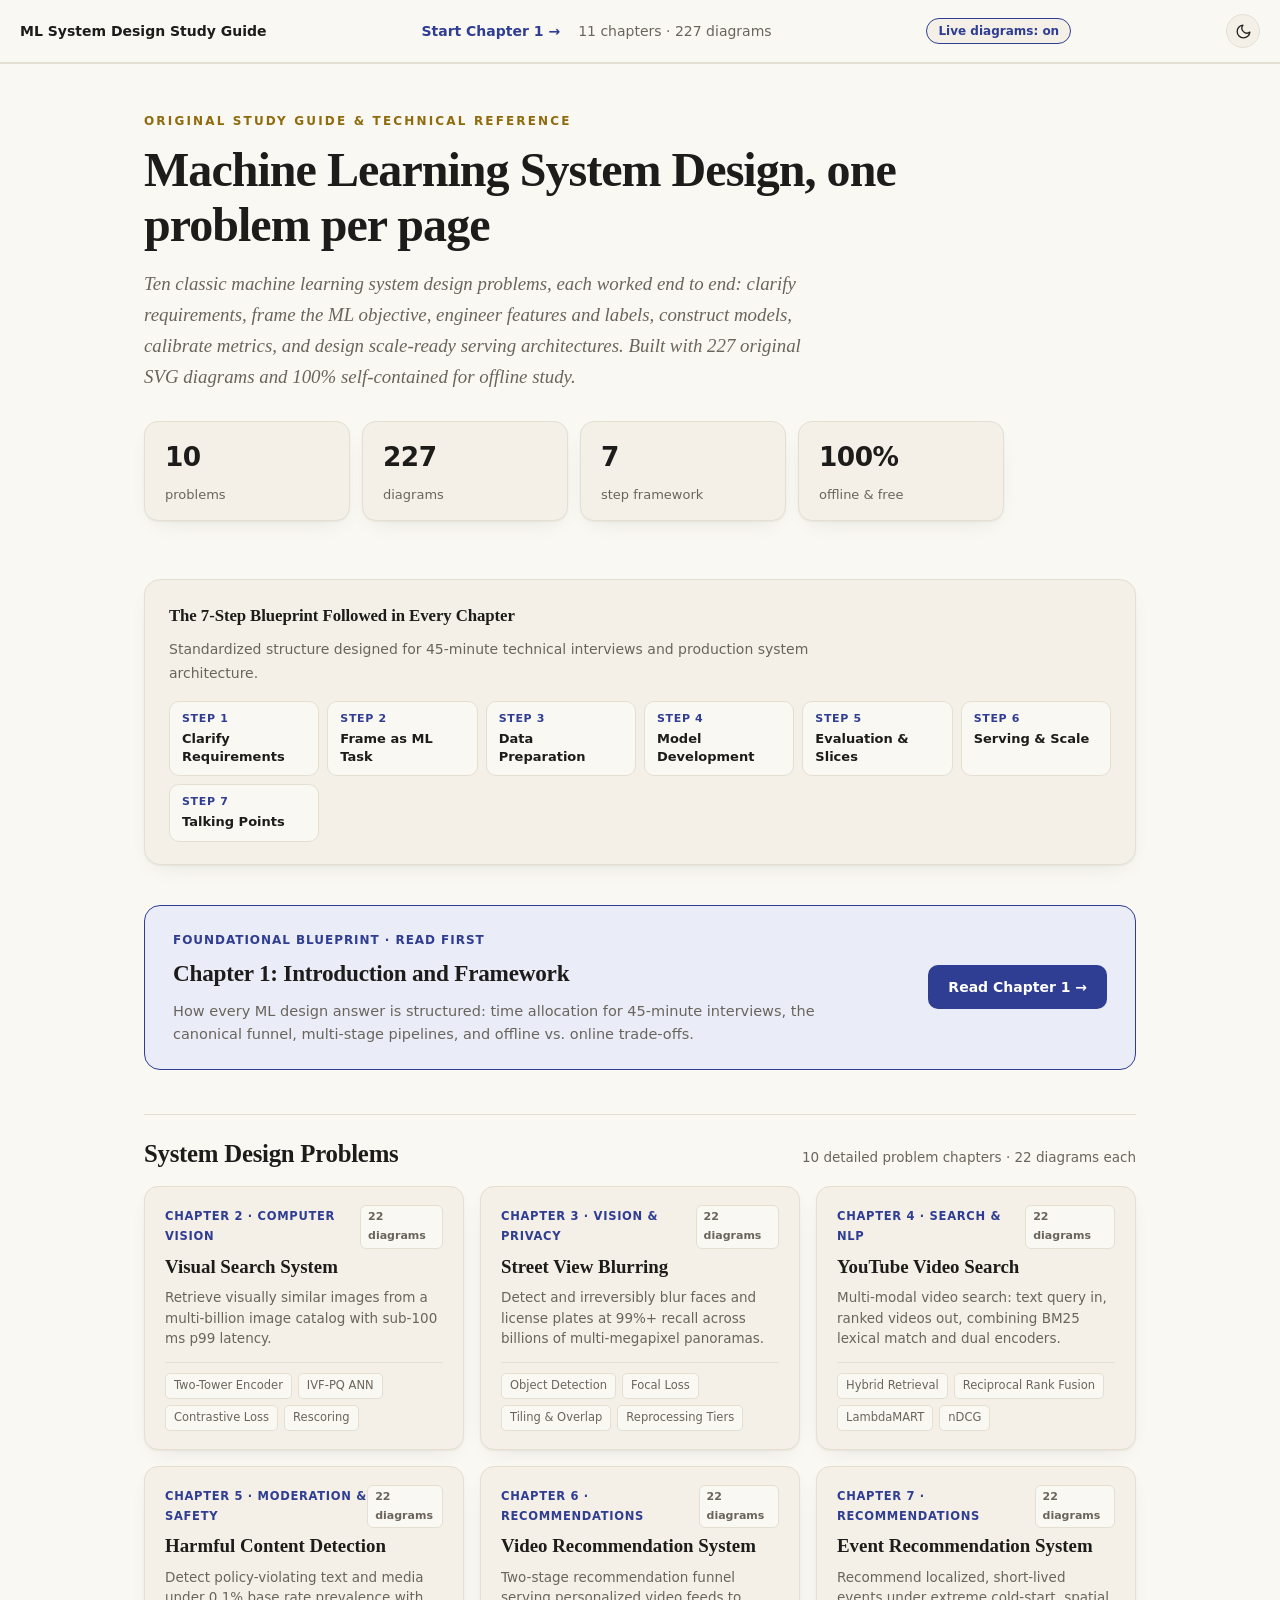
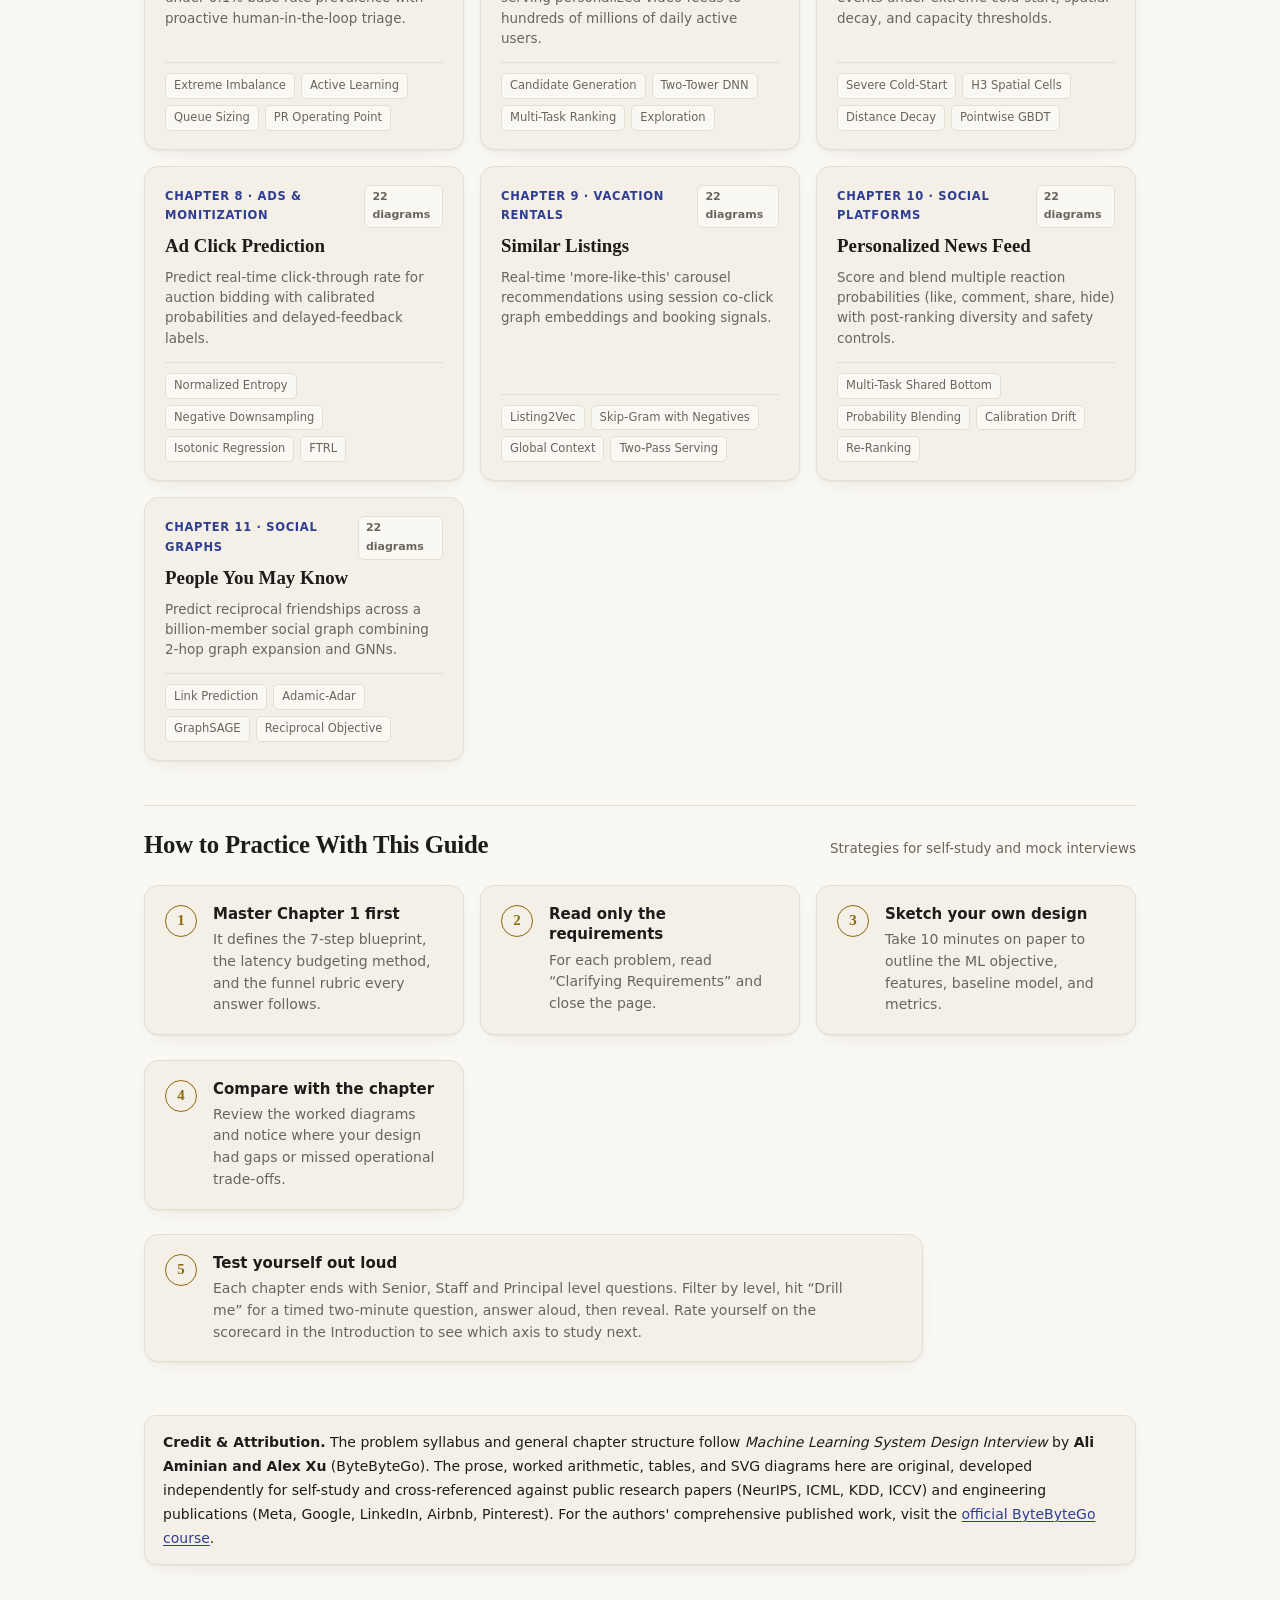
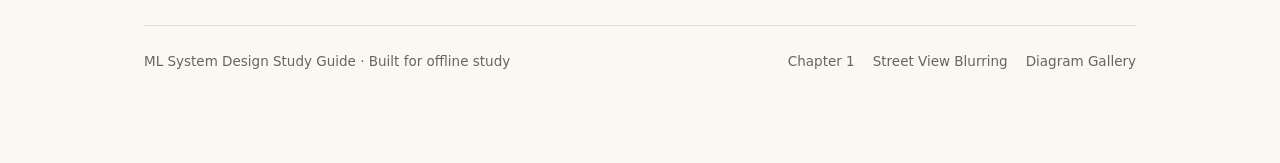
<file: mlsd/index.html>
<!doctype html>
<html lang="en">
<head>
<meta charset="utf-8">
<meta name="viewport" content="width=device-width,initial-scale=1">
<title>ML System Design Study Guide</title>
<script>(function(){try{var t=localStorage.getItem("mlsd-theme");if(t!=="light"&&t!=="dark")t=window.matchMedia&&matchMedia("(prefers-color-scheme: dark)").matches?"dark":"light";document.documentElement.setAttribute("data-theme",t)}catch(e){}})()</script>
<link rel="stylesheet" href="assets/style.css">
<style>
.wrap{max-width:1040px;margin:0 auto;padding:0 24px 90px}
.hero{padding:48px 0 16px;max-width:860px}
.hero h1{font-size:clamp(2.1rem,4.5vw,3rem);line-height:1.15;margin:0 0 16px;letter-spacing:-.02em}
.hero .lead{font-size:1.18rem;line-height:1.65;color:var(--muted);margin:0 0 10px}
.stats{display:flex;flex-wrap:wrap;gap:12px;margin:28px 0 10px}
.stat{background:var(--card);border:1px solid var(--line);border-radius:14px;padding:12px 20px;flex:1;min-width:130px}
.stat b{display:block;font-size:1.65rem;letter-spacing:-.02em;color:var(--fg)}
.stat span{font-size:13px;color:var(--muted);font-weight:500}

/* framework pill pipeline */
.pipeline-box{background:var(--card);border:1px solid var(--line);border-radius:16px;padding:22px 24px;margin:32px 0 40px}
.pipeline-box h3{margin:0 0 6px;font-size:1.05rem;display:flex;align-items:center;gap:8px}
.pipeline-box p{margin:0 0 16px;font-size:14px;color:var(--muted)}
.pipeline{display:grid;grid-template-columns:repeat(auto-fit,minmax(130px,1fr));gap:8px}
.pipe-step{background:var(--bg);border:1px solid var(--line);border-radius:10px;padding:10px 12px;font-size:13px;line-height:1.35}
.pipe-step .num{font-size:11px;font-weight:700;color:var(--accent);letter-spacing:.06em;text-transform:uppercase;margin-bottom:3px}
.pipe-step .title{font-weight:600;color:var(--fg)}

/* featured chapter 1 */
.featured-card{background:var(--accent-soft);border:1.5px solid var(--accent);border-radius:16px;padding:24px 28px;margin:32px 0;display:flex;flex-wrap:wrap;gap:20px;align-items:center;justify-content:space-between;text-decoration:none;color:var(--fg);transition:transform .12s,box-shadow .12s}
.featured-card:hover{transform:translateY(-2px);box-shadow:0 8px 24px rgba(47,61,146,.16)}
.featured-content{max-width:700px}
.featured-content .n{color:var(--accent);font-size:12px;font-weight:700;letter-spacing:.08em;text-transform:uppercase;margin-bottom:4px}
.featured-content .t{font-size:1.45rem;font-weight:700;margin:0 0 6px;letter-spacing:-.01em}
.featured-content .d{font-size:14.5px;color:var(--muted);line-height:1.55;margin:0}
.featured-btn{background:var(--accent);color:var(--on-accent);font-weight:600;font-size:14px;padding:10px 20px;border-radius:10px;white-space:nowrap;display:inline-flex;align-items:center;gap:6px}

/* grid cards */
.section-hdr{display:flex;align-items:baseline;justify-content:space-between;gap:12px;margin:44px 0 16px;padding-top:24px;border-top:1px solid var(--line)}
.section-hdr h2{margin:0;padding:0;border:0;font-size:1.55rem}
.section-hdr span{font-size:13.5px;color:var(--muted)}
.cards{display:grid;grid-template-columns:repeat(auto-fill,minmax(300px,1fr));gap:16px;margin:16px 0 40px}
.card{display:flex;flex-direction:column;justify-content:space-between;background:var(--card);border:1px solid var(--line);border-radius:14px;padding:18px 20px;text-decoration:none;color:var(--fg);transition:transform .12s,border-color .12s,box-shadow .12s}
.card:hover{border-color:var(--accent);transform:translateY(-2px);box-shadow:0 6px 18px rgba(0,0,0,0.04)}
.card-top .n{display:flex;justify-content:space-between;align-items:center;color:var(--accent);font-size:11.5px;font-weight:700;letter-spacing:.06em;text-transform:uppercase;margin-bottom:6px}
.card-top .badge{font-size:11px;font-weight:600;color:var(--muted);background:var(--bg);border:1px solid var(--line);padding:2px 7px;border-radius:6px;letter-spacing:0;text-transform:none}
.card-top .t{font-size:1.18rem;font-weight:700;line-height:1.3;margin:0 0 8px}
.card-top .d{font-size:13.5px;color:var(--muted);line-height:1.5;margin:0 0 14px}
.card-tags{display:flex;flex-wrap:wrap;gap:6px;margin-top:auto;padding-top:10px;border-top:1px solid var(--line)}
.card-tags span{font-size:11.5px;color:var(--muted);background:var(--bg);padding:2px 8px;border-radius:5px;border:1px solid var(--line)}

/* study steps */
.steps{display:grid;grid-template-columns:repeat(auto-fit,minmax(320px,1fr));gap:16px;margin:20px 0;padding:0;list-style:none}
.steps li{display:flex;gap:16px;align-items:flex-start;background:var(--card);border:1px solid var(--line);border-radius:14px;padding:18px 20px;transition:transform .12s,border-color .12s}
.steps li:hover{border-color:var(--accent);transform:translateY(-2px)}
.step-num{flex:none;display:flex;align-items:center;justify-content:center;width:32px;height:32px;border-radius:50%;background:transparent;border:1px solid var(--gold);color:var(--gold);font-family:var(--serif);font-weight:600;font-size:15px;margin-top:1px}
.step-body{flex:1;min-width:0}
.step-title{font-weight:700;font-size:15px;color:var(--fg);margin-bottom:5px;line-height:1.35}
.step-desc{font-size:14px;color:var(--muted);line-height:1.55;margin:0}
@media (min-width:720px){.steps li:last-child{grid-column:1 / -1}}

.footer{margin-top:60px;padding-top:24px;border-top:1px solid var(--line);font-size:13.5px;color:var(--muted);display:flex;flex-wrap:wrap;justify-content:space-between;align-items:center;gap:16px}
.footer a{color:var(--muted);text-decoration:none}
.footer a:hover{color:var(--accent)}
</style>
</head>
<body data-slug="index">
<div class="topbar">
  <strong>ML System Design<span class="hide-sm"> Study Guide</span></strong>
  <div style="display:flex;gap:18px;align-items:center">
    <a href="intro.html" style="font-weight:600;color:var(--accent);text-decoration:none">Start Chapter 1 &rarr;</a>
    <span style="color:var(--muted)">11 chapters · 227 diagrams</span>
  </div>
</div>

<div class="wrap">
<section class="hero">
  <div class="kicker">Original Study Guide &amp; Technical Reference</div>
  <h1>Machine Learning System Design, one problem per page</h1>
  <p class="lead">Ten classic machine learning system design problems, each worked end to end: clarify requirements, frame the ML objective, engineer features and labels, construct models, calibrate metrics, and design scale-ready serving architectures. Built with 227 original SVG diagrams and 100% self-contained for offline study.</p>
  <div class="stats">
    <div class="stat"><b>10</b><span>problems</span></div>
    <div class="stat"><b>227</b><span>diagrams</span></div>
    <div class="stat"><b>7</b><span>step framework</span></div>
    <div class="stat"><b>100%</b><span>offline &amp; free</span></div>
  </div>
</section>

<!-- 7-Step Framework Blueprint -->
<div class="pipeline-box">
  <h3>The 7-Step Blueprint Followed in Every Chapter</h3>
  <p>Standardized structure designed for 45-minute technical interviews and production system architecture.</p>
  <div class="pipeline">
    <div class="pipe-step"><div class="num">Step 1</div><div class="title">Clarify Requirements</div></div>
    <div class="pipe-step"><div class="num">Step 2</div><div class="title">Frame as ML Task</div></div>
    <div class="pipe-step"><div class="num">Step 3</div><div class="title">Data Preparation</div></div>
    <div class="pipe-step"><div class="num">Step 4</div><div class="title">Model Development</div></div>
    <div class="pipe-step"><div class="num">Step 5</div><div class="title">Evaluation &amp; Slices</div></div>
    <div class="pipe-step"><div class="num">Step 6</div><div class="title">Serving &amp; Scale</div></div>
    <div class="pipe-step"><div class="num">Step 7</div><div class="title">Talking Points</div></div>
  </div>
</div>

<!-- Featured Chapter 1 -->
<a class="featured-card" href="intro.html">
  <div class="featured-content">
    <div class="n">Foundational Blueprint · Read First</div>
    <div class="t">Chapter 1: Introduction and Framework</div>
    <p class="d">How every ML design answer is structured: time allocation for 45-minute interviews, the canonical funnel, multi-stage pipelines, and offline vs. online trade-offs.</p>
  </div>
  <div class="featured-btn">Read Chapter 1 &rarr;</div>
</a>

<!-- 10 Problems Grid -->
<div class="section-hdr">
  <h2 class="nonum">System Design Problems</h2>
  <span>10 detailed problem chapters · 22 diagrams each</span>
</div>

<div class="cards" id="cards">
  <!-- Chapter 2 -->
  <a class="card" href="visual-search.html">
    <div class="card-top">
      <div class="n"><span>Chapter 2 · Computer Vision</span><span class="badge">22 diagrams</span></div>
      <div class="t">Visual Search System</div>
      <p class="d">Retrieve visually similar images from a multi-billion image catalog with sub-100 ms p99 latency.</p>
    </div>
    <div class="card-tags">
      <span>Two-Tower Encoder</span>
      <span>IVF-PQ ANN</span>
      <span>Contrastive Loss</span>
      <span>Rescoring</span>
    </div>
  </a>

  <!-- Chapter 3 -->
  <a class="card" href="street-view-blurring.html">
    <div class="card-top">
      <div class="n"><span>Chapter 3 · Vision &amp; Privacy</span><span class="badge">22 diagrams</span></div>
      <div class="t">Street View Blurring</div>
      <p class="d">Detect and irreversibly blur faces and license plates at 99%+ recall across billions of multi-megapixel panoramas.</p>
    </div>
    <div class="card-tags">
      <span>Object Detection</span>
      <span>Focal Loss</span>
      <span>Tiling &amp; Overlap</span>
      <span>Reprocessing Tiers</span>
    </div>
  </a>

  <!-- Chapter 4 -->
  <a class="card" href="youtube-video-search.html">
    <div class="card-top">
      <div class="n"><span>Chapter 4 · Search &amp; NLP</span><span class="badge">22 diagrams</span></div>
      <div class="t">YouTube Video Search</div>
      <p class="d">Multi-modal video search: text query in, ranked videos out, combining BM25 lexical match and dual encoders.</p>
    </div>
    <div class="card-tags">
      <span>Hybrid Retrieval</span>
      <span>Reciprocal Rank Fusion</span>
      <span>LambdaMART</span>
      <span>nDCG</span>
    </div>
  </a>

  <!-- Chapter 5 -->
  <a class="card" href="harmful-content-detection.html">
    <div class="card-top">
      <div class="n"><span>Chapter 5 · Moderation &amp; Safety</span><span class="badge">22 diagrams</span></div>
      <div class="t">Harmful Content Detection</div>
      <p class="d">Detect policy-violating text and media under 0.1% base rate prevalence with proactive human-in-the-loop triage.</p>
    </div>
    <div class="card-tags">
      <span>Extreme Imbalance</span>
      <span>Active Learning</span>
      <span>Queue Sizing</span>
      <span>PR Operating Point</span>
    </div>
  </a>

  <!-- Chapter 6 -->
  <a class="card" href="video-recommendation.html">
    <div class="card-top">
      <div class="n"><span>Chapter 6 · Recommendations</span><span class="badge">22 diagrams</span></div>
      <div class="t">Video Recommendation System</div>
      <p class="d">Two-stage recommendation funnel serving personalized video feeds to hundreds of millions of daily active users.</p>
    </div>
    <div class="card-tags">
      <span>Candidate Generation</span>
      <span>Two-Tower DNN</span>
      <span>Multi-Task Ranking</span>
      <span>Exploration</span>
    </div>
  </a>

  <!-- Chapter 7 -->
  <a class="card" href="event-recommendation.html">
    <div class="card-top">
      <div class="n"><span>Chapter 7 · Recommendations</span><span class="badge">22 diagrams</span></div>
      <div class="t">Event Recommendation System</div>
      <p class="d">Recommend localized, short-lived events under extreme cold-start, spatial decay, and capacity thresholds.</p>
    </div>
    <div class="card-tags">
      <span>Severe Cold-Start</span>
      <span>H3 Spatial Cells</span>
      <span>Distance Decay</span>
      <span>Pointwise GBDT</span>
    </div>
  </a>

  <!-- Chapter 8 -->
  <a class="card" href="ad-click-prediction.html">
    <div class="card-top">
      <div class="n"><span>Chapter 8 · Ads &amp; Monitization</span><span class="badge">22 diagrams</span></div>
      <div class="t">Ad Click Prediction</div>
      <p class="d">Predict real-time click-through rate for auction bidding with calibrated probabilities and delayed-feedback labels.</p>
    </div>
    <div class="card-tags">
      <span>Normalized Entropy</span>
      <span>Negative Downsampling</span>
      <span>Isotonic Regression</span>
      <span>FTRL</span>
    </div>
  </a>

  <!-- Chapter 9 -->
  <a class="card" href="similar-listings.html">
    <div class="card-top">
      <div class="n"><span>Chapter 9 · Vacation Rentals</span><span class="badge">22 diagrams</span></div>
      <div class="t">Similar Listings</div>
      <p class="d">Real-time 'more-like-this' carousel recommendations using session co-click graph embeddings and booking signals.</p>
    </div>
    <div class="card-tags">
      <span>Listing2Vec</span>
      <span>Skip-Gram with Negatives</span>
      <span>Global Context</span>
      <span>Two-Pass Serving</span>
    </div>
  </a>

  <!-- Chapter 10 -->
  <a class="card" href="news-feed.html">
    <div class="card-top">
      <div class="n"><span>Chapter 10 · Social Platforms</span><span class="badge">22 diagrams</span></div>
      <div class="t">Personalized News Feed</div>
      <p class="d">Score and blend multiple reaction probabilities (like, comment, share, hide) with post-ranking diversity and safety controls.</p>
    </div>
    <div class="card-tags">
      <span>Multi-Task Shared Bottom</span>
      <span>Probability Blending</span>
      <span>Calibration Drift</span>
      <span>Re-Ranking</span>
    </div>
  </a>

  <!-- Chapter 11 -->
  <a class="card" href="people-you-may-know.html">
    <div class="card-top">
      <div class="n"><span>Chapter 11 · Social Graphs</span><span class="badge">22 diagrams</span></div>
      <div class="t">People You May Know</div>
      <p class="d">Predict reciprocal friendships across a billion-member social graph combining 2-hop graph expansion and GNNs.</p>
    </div>
    <div class="card-tags">
      <span>Link Prediction</span>
      <span>Adamic-Adar</span>
      <span>GraphSAGE</span>
      <span>Reciprocal Objective</span>
    </div>
  </a>
</div>

<!-- Study Strategy -->
<div class="section-hdr">
  <h2 class="nonum">How to Practice With This Guide</h2>
  <span>Strategies for self-study and mock interviews</span>
</div>

<ol class="steps">
  <li>
    <div class="step-num">1</div>
    <div class="step-body">
      <div class="step-title">Master Chapter 1 first</div>
      <p class="step-desc">It defines the 7-step blueprint, the latency budgeting method, and the funnel rubric every answer follows.</p>
    </div>
  </li>
  <li>
    <div class="step-num">2</div>
    <div class="step-body">
      <div class="step-title">Read only the requirements</div>
      <p class="step-desc">For each problem, read &ldquo;Clarifying Requirements&rdquo; and close the page.</p>
    </div>
  </li>
  <li>
    <div class="step-num">3</div>
    <div class="step-body">
      <div class="step-title">Sketch your own design</div>
      <p class="step-desc">Take 10 minutes on paper to outline the ML objective, features, baseline model, and metrics.</p>
    </div>
  </li>
  <li>
    <div class="step-num">4</div>
    <div class="step-body">
      <div class="step-title">Compare with the chapter</div>
      <p class="step-desc">Review the worked diagrams and notice where your design had gaps or missed operational trade-offs.</p>
    </div>
  </li>
  <li>
    <div class="step-num">5</div>
    <div class="step-body">
      <div class="step-title">Test yourself out loud</div>
      <p class="step-desc">Each chapter ends with Senior, Staff and Principal level questions. Filter by level, hit &ldquo;Drill me&rdquo; for a timed two-minute question, answer aloud, then reveal. Rate yourself on the scorecard in the Introduction to see which axis to study next.</p>
    </div>
  </li>
</ol>

<!-- Attribution & Credit -->
<div class="note" style="margin-top:48px">
  <b>Credit &amp; Attribution.</b> The problem syllabus and general chapter structure follow <i>Machine Learning System Design Interview</i> by <b>Ali Aminian and Alex Xu</b> (ByteByteGo). The prose, worked arithmetic, tables, and SVG diagrams here are original, developed independently for self-study and cross-referenced against public research papers (NeurIPS, ICML, KDD, ICCV) and engineering publications (Meta, Google, LinkedIn, Airbnb, Pinterest).
  For the authors' comprehensive published work, visit the
  <a href="https://bytebytego.com/courses/machine-learning-system-design-interview" target="_blank" rel="noopener">official ByteByteGo course</a>.
</div>

<footer class="footer">
  <div>ML System Design Study Guide · Built for offline study</div>
  <div style="display:flex;gap:18px">
    <a href="intro.html">Chapter 1</a>
    <a href="street-view-blurring.html">Street View Blurring</a>
    <a href="gallery.html">Diagram Gallery</a>
  </div>
</footer>
</div>

<script src="assets/dg.js"></script>
<script src="assets/nav.js"></script>
</body>
</html>
</file>
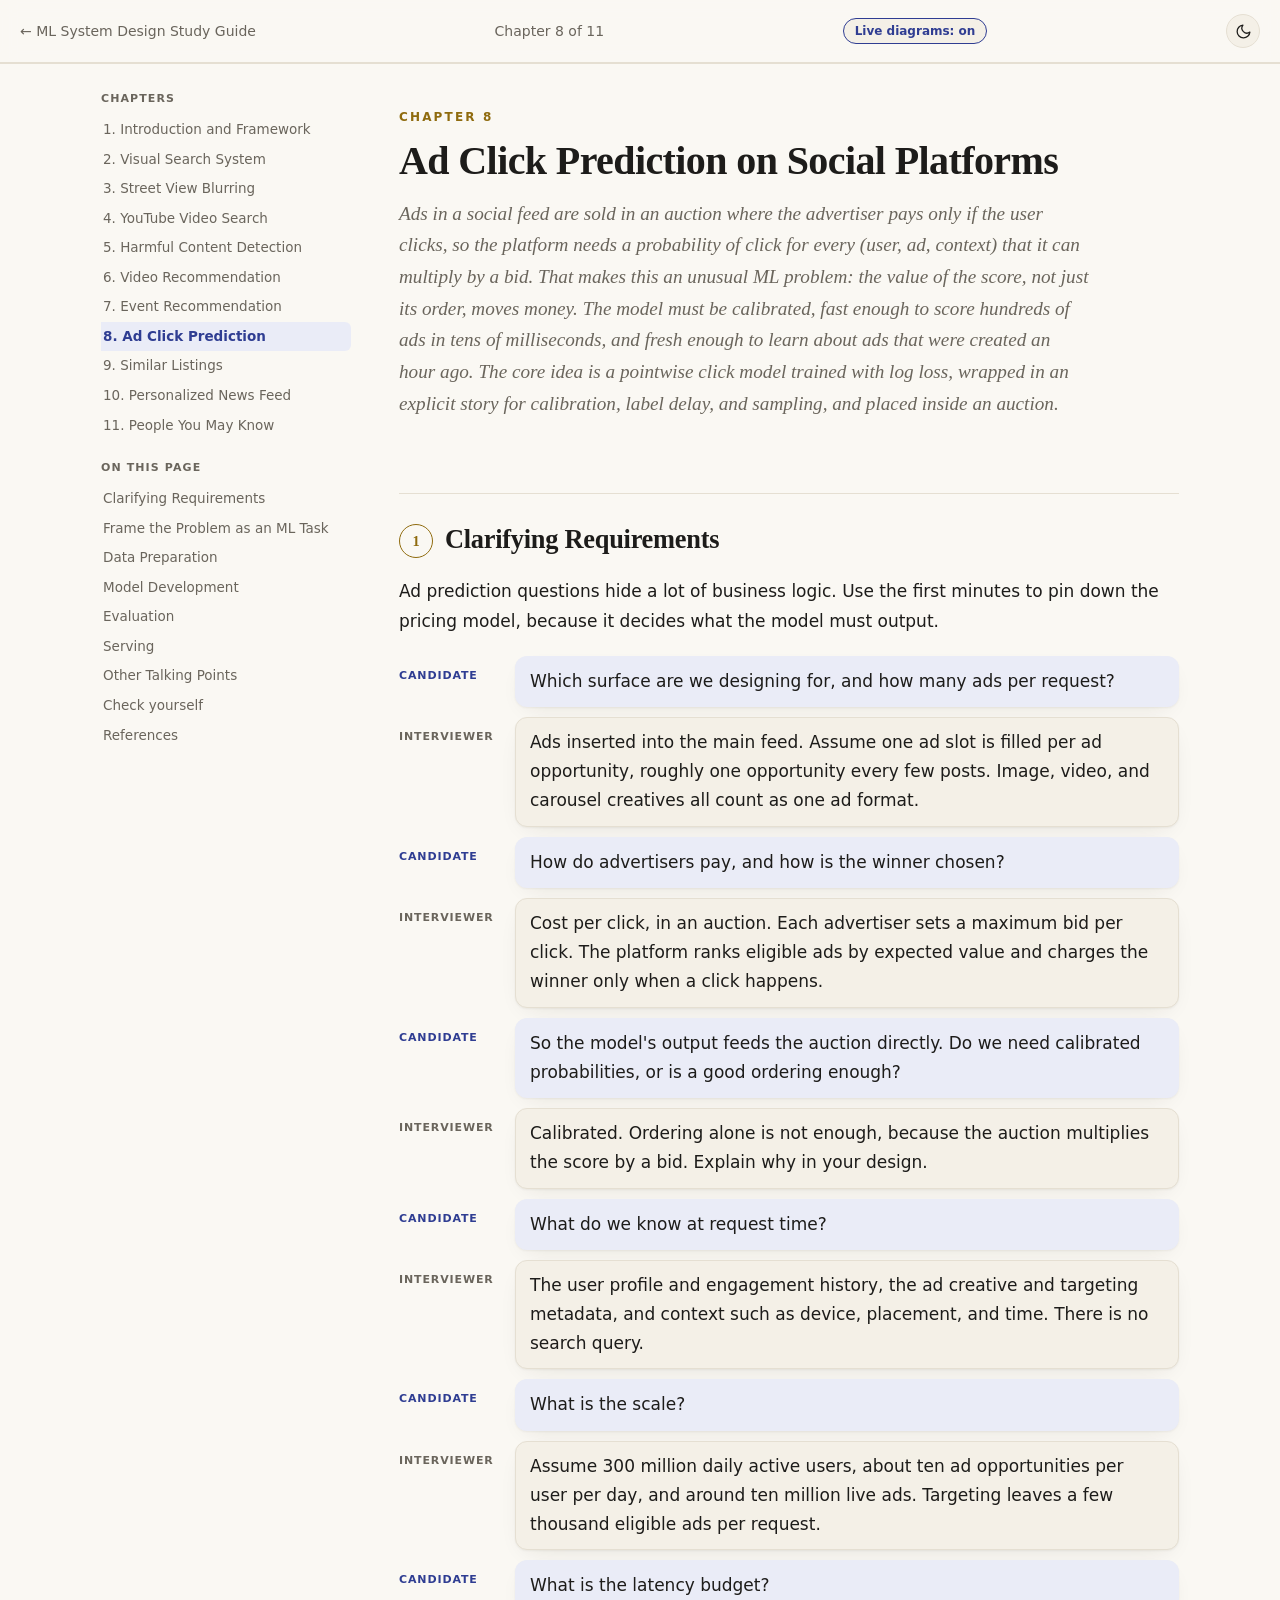
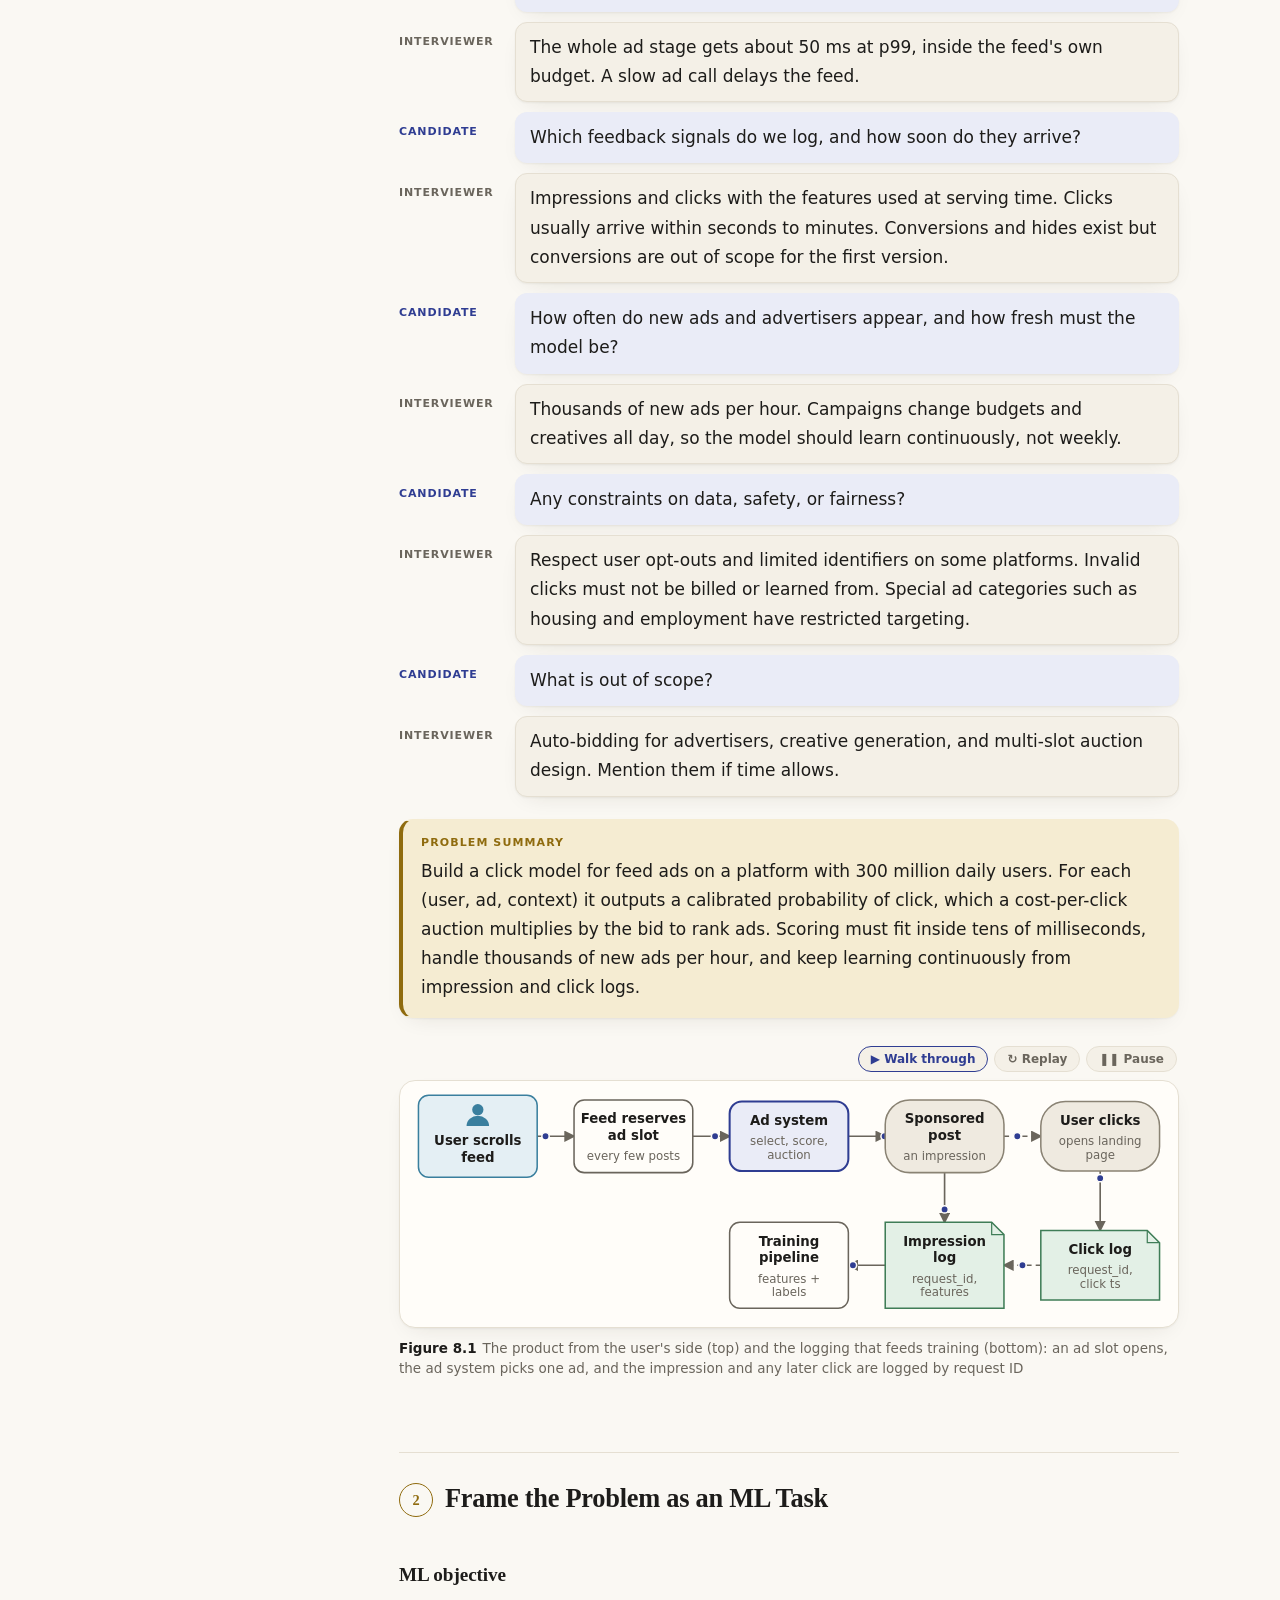
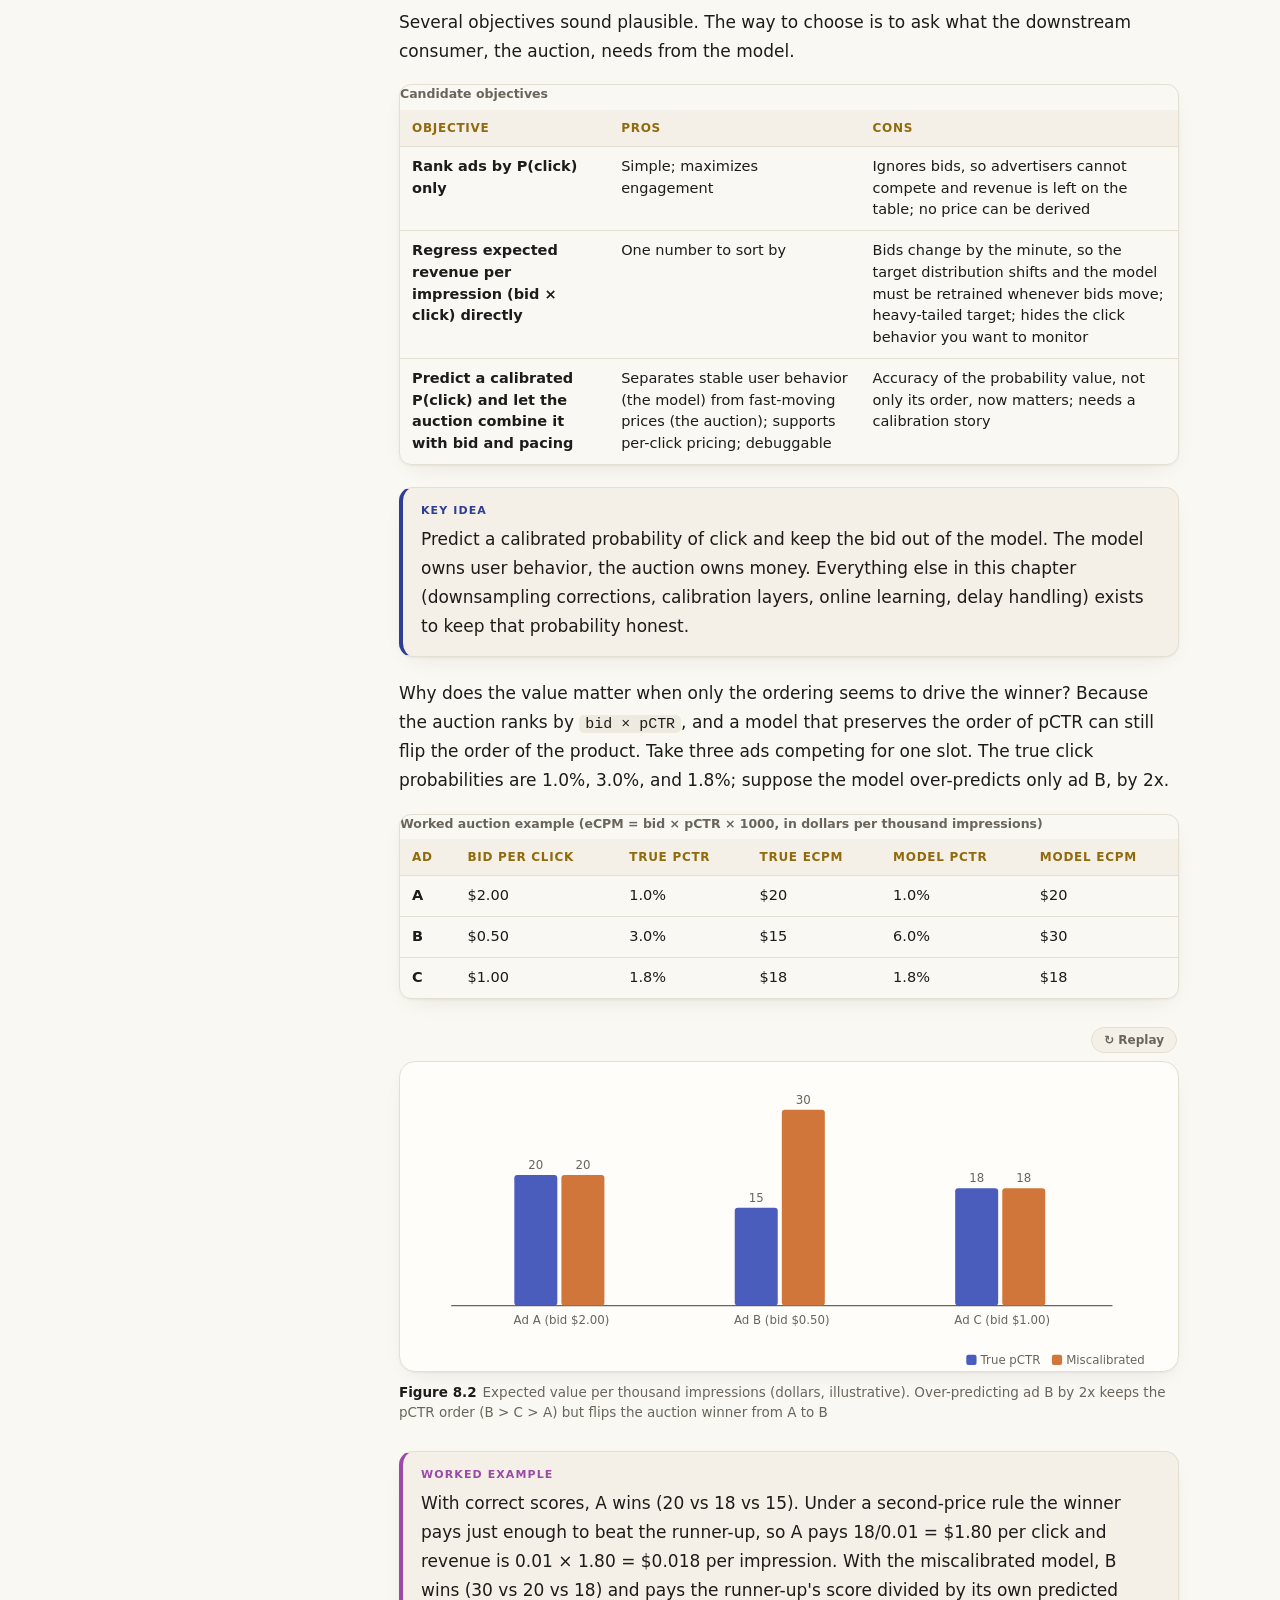
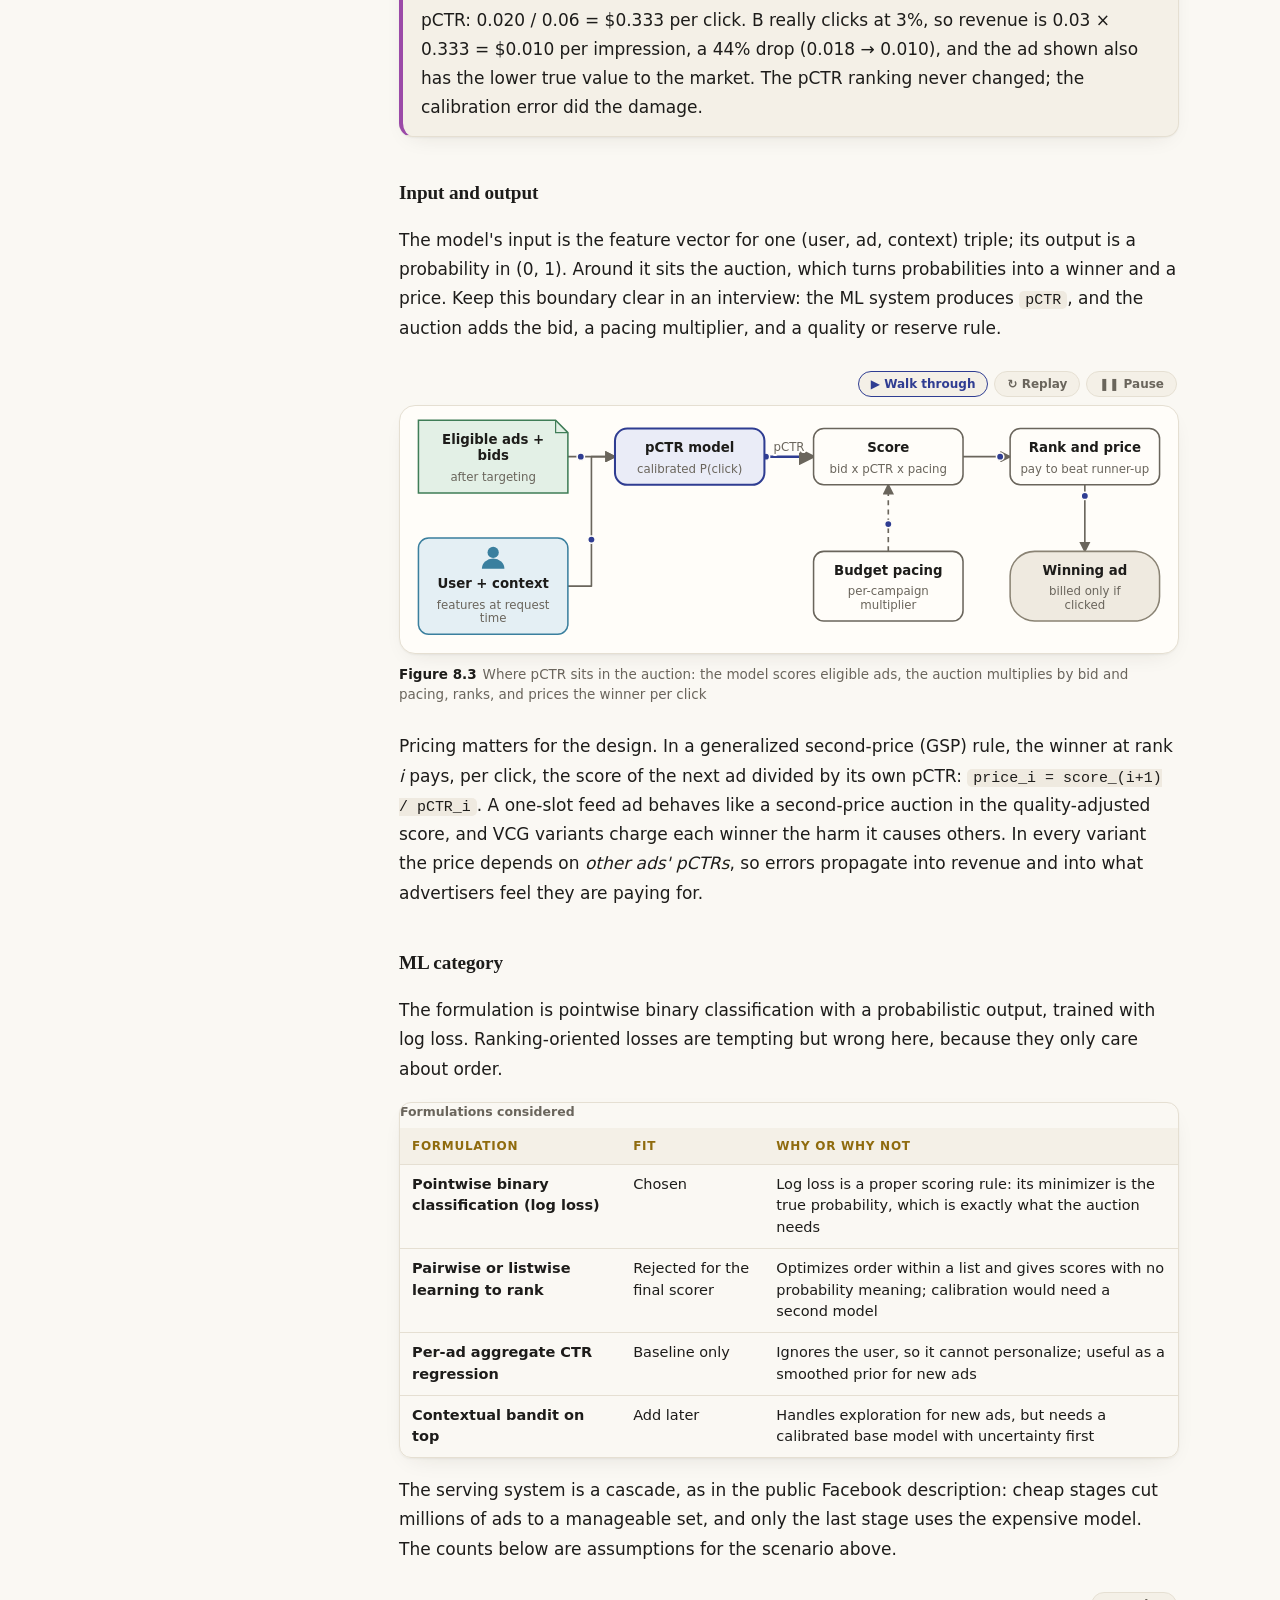
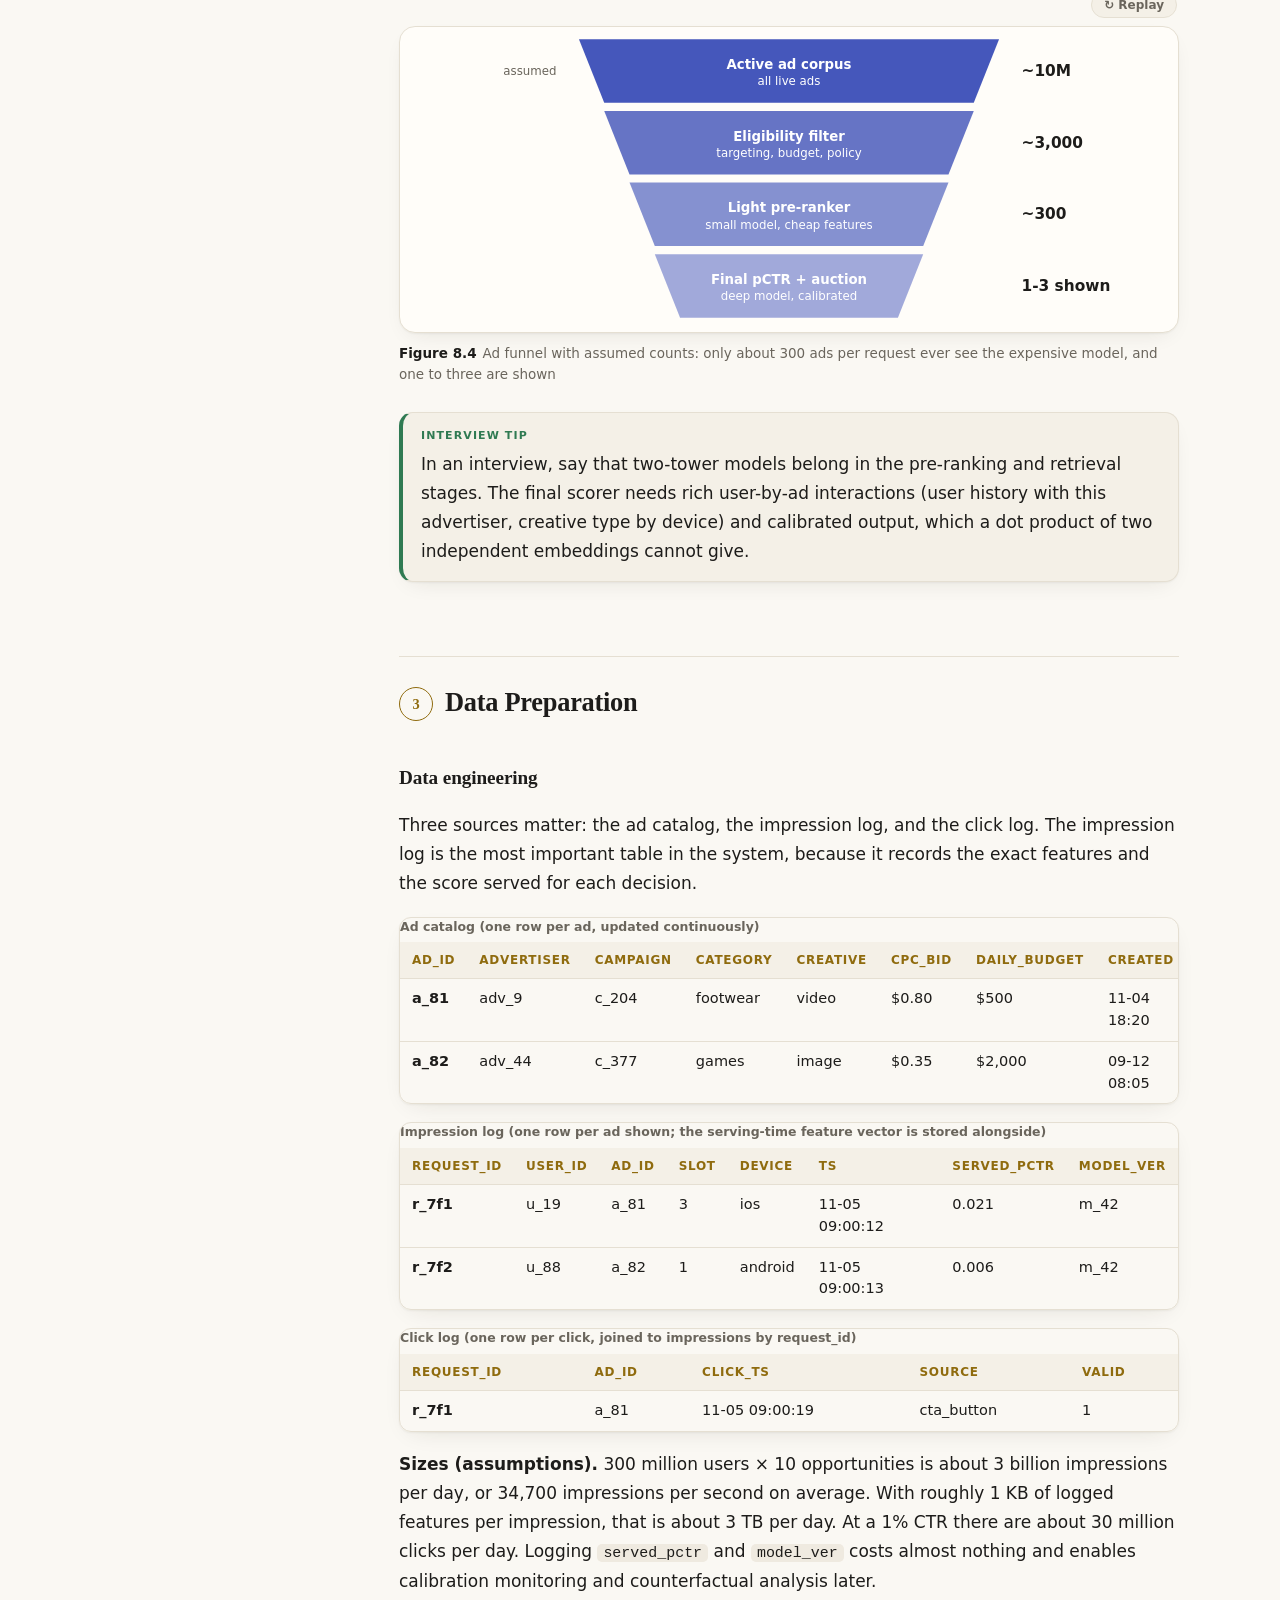
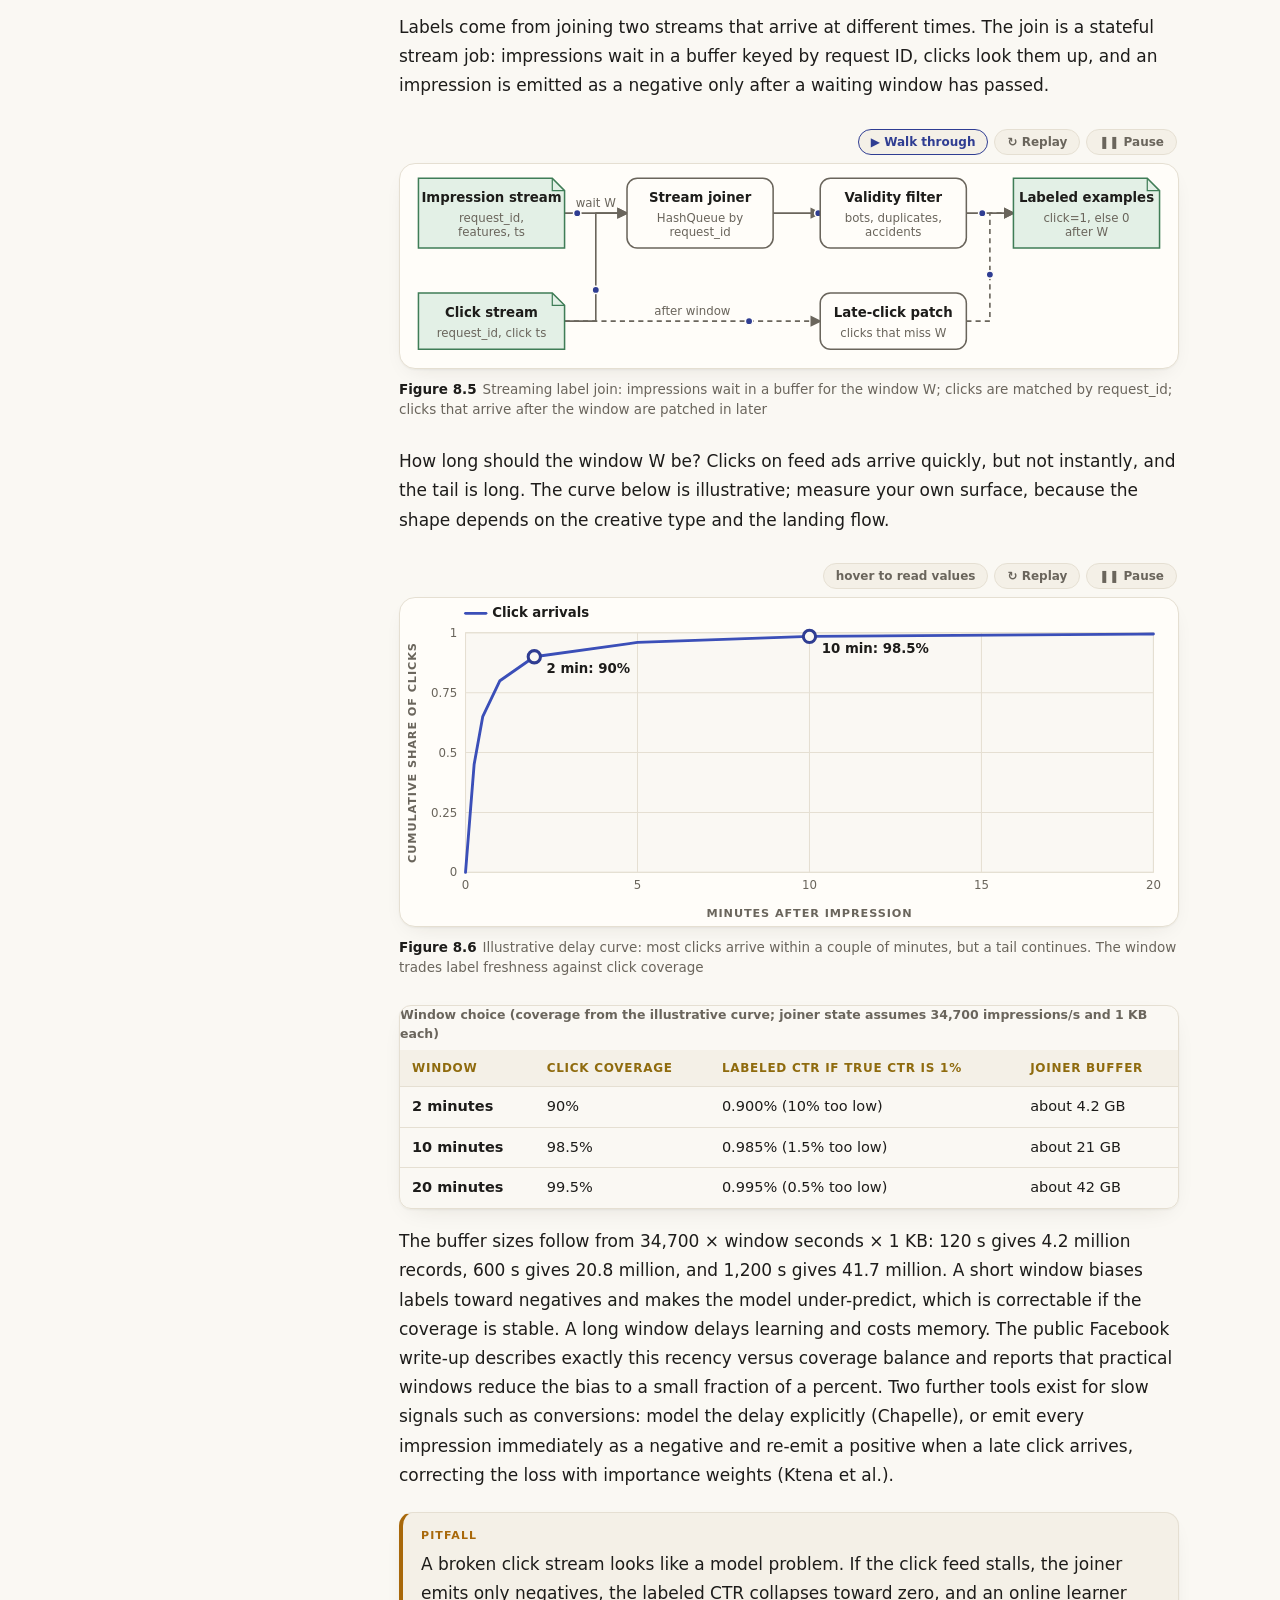
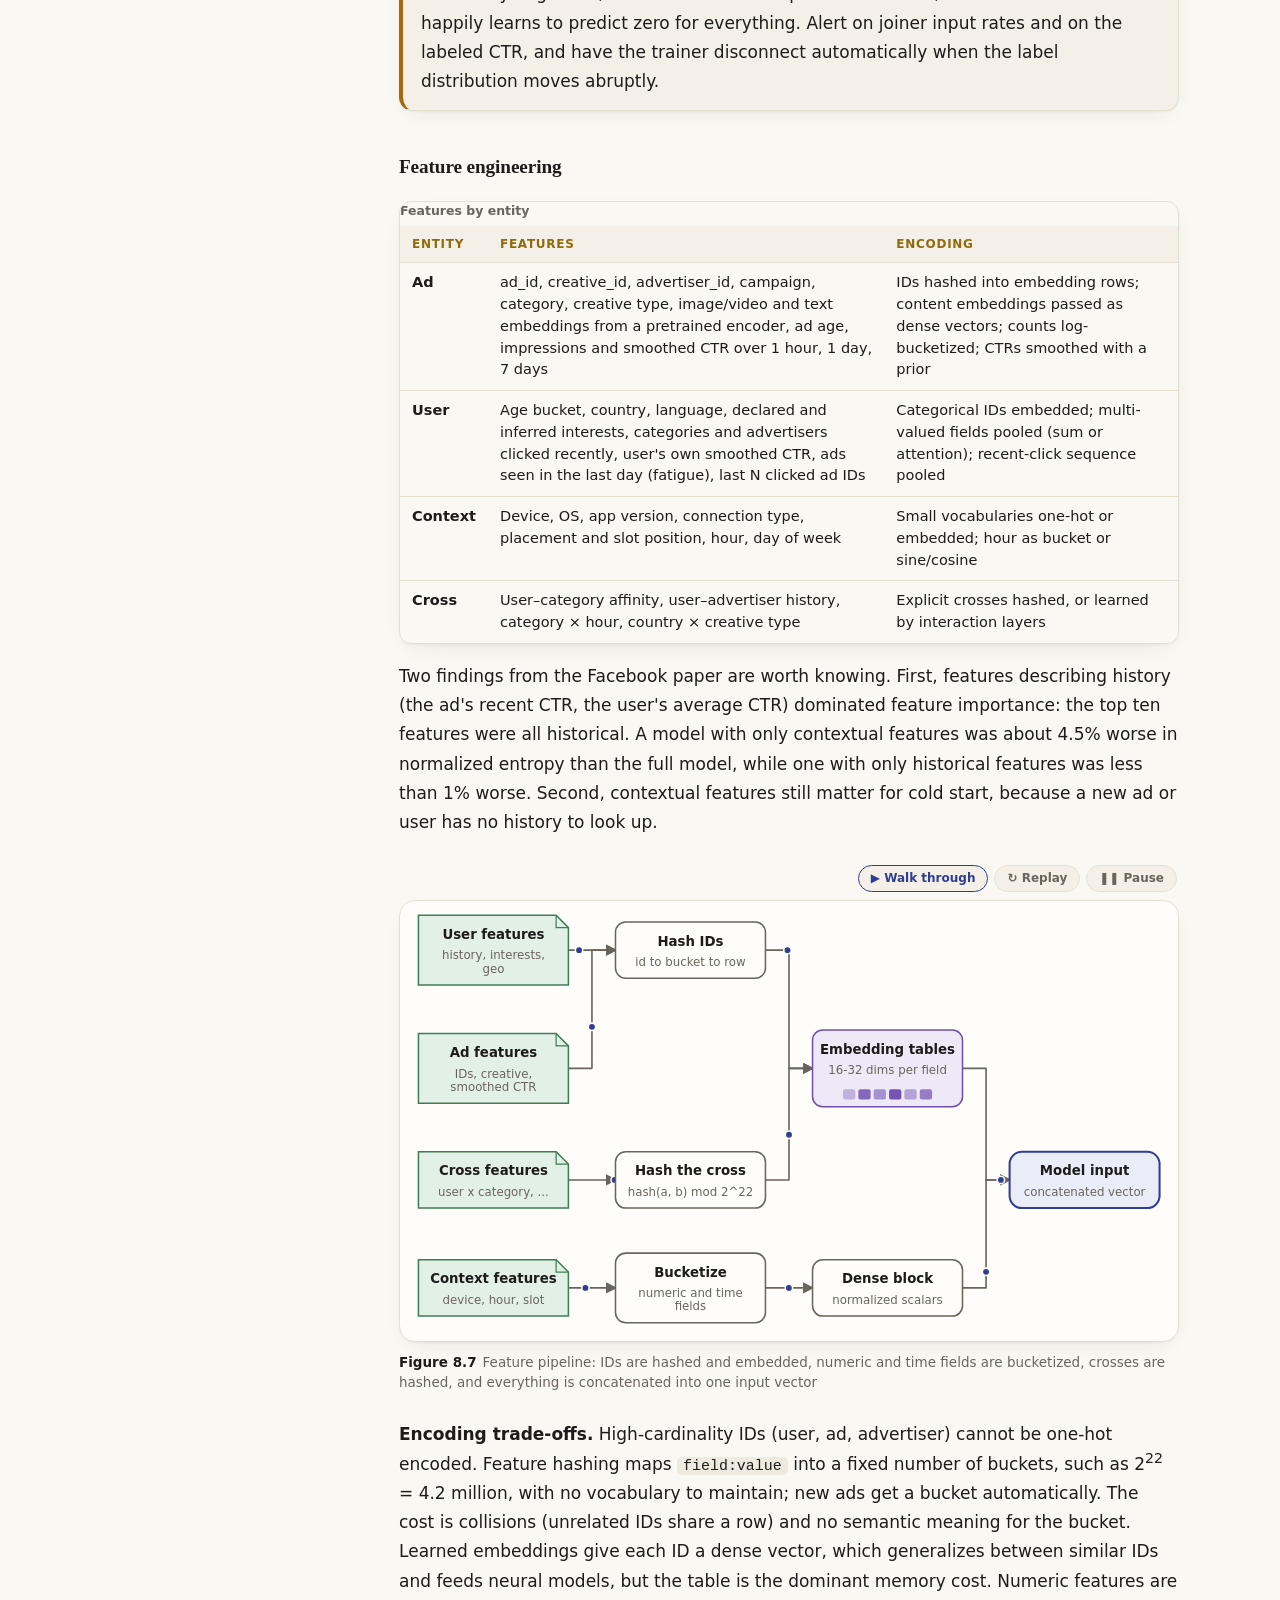
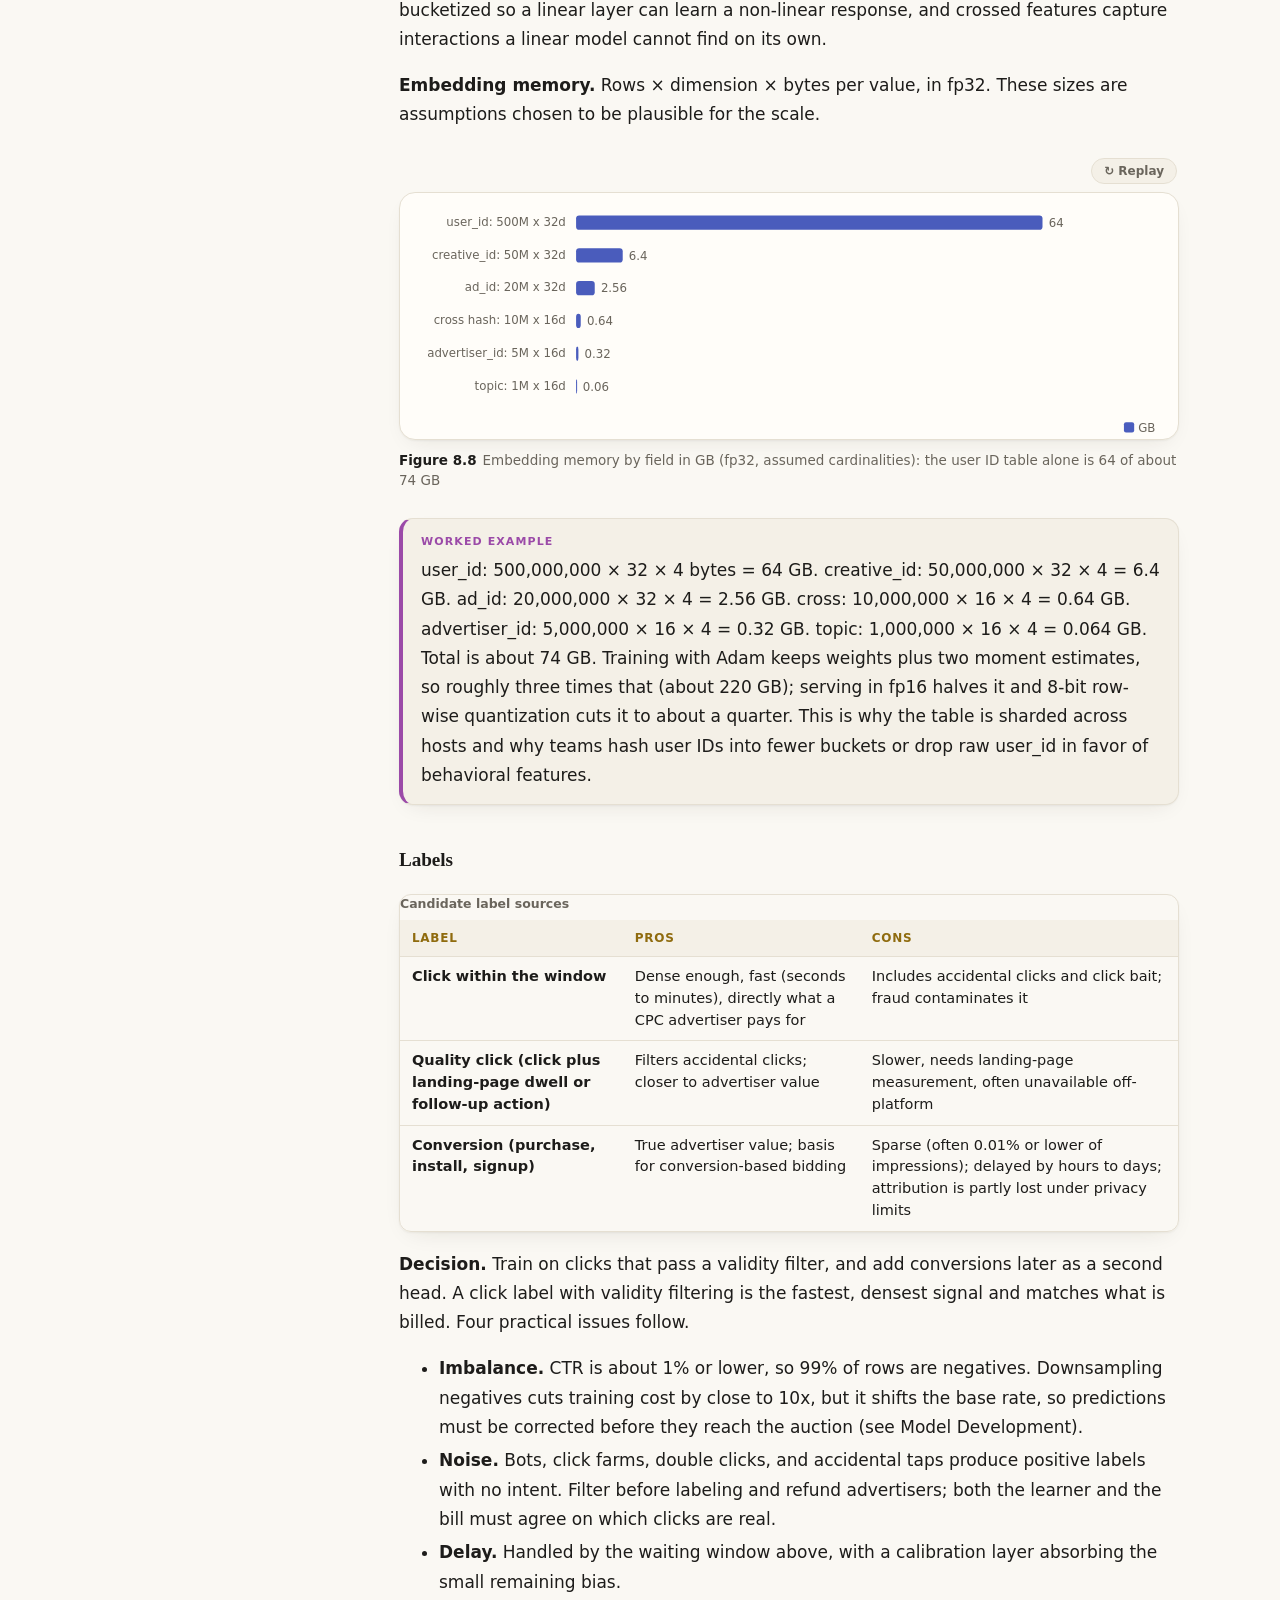
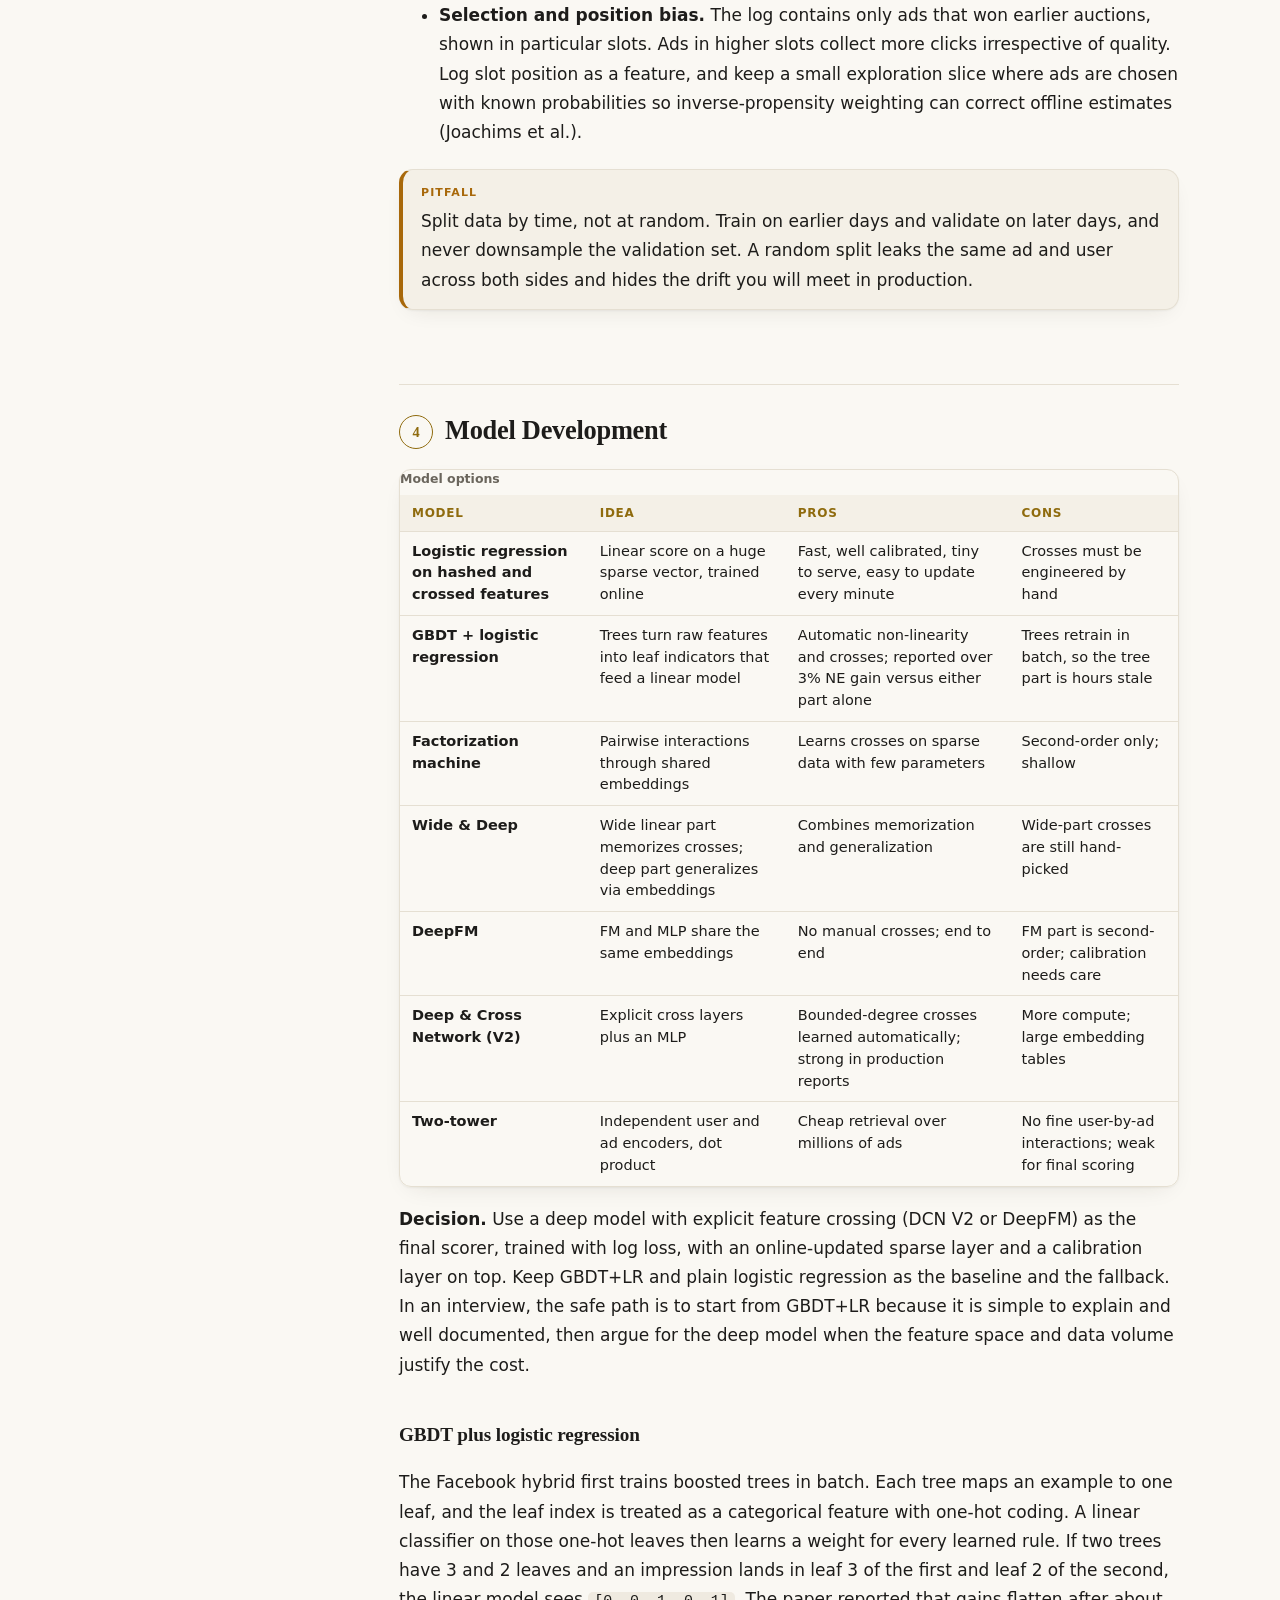
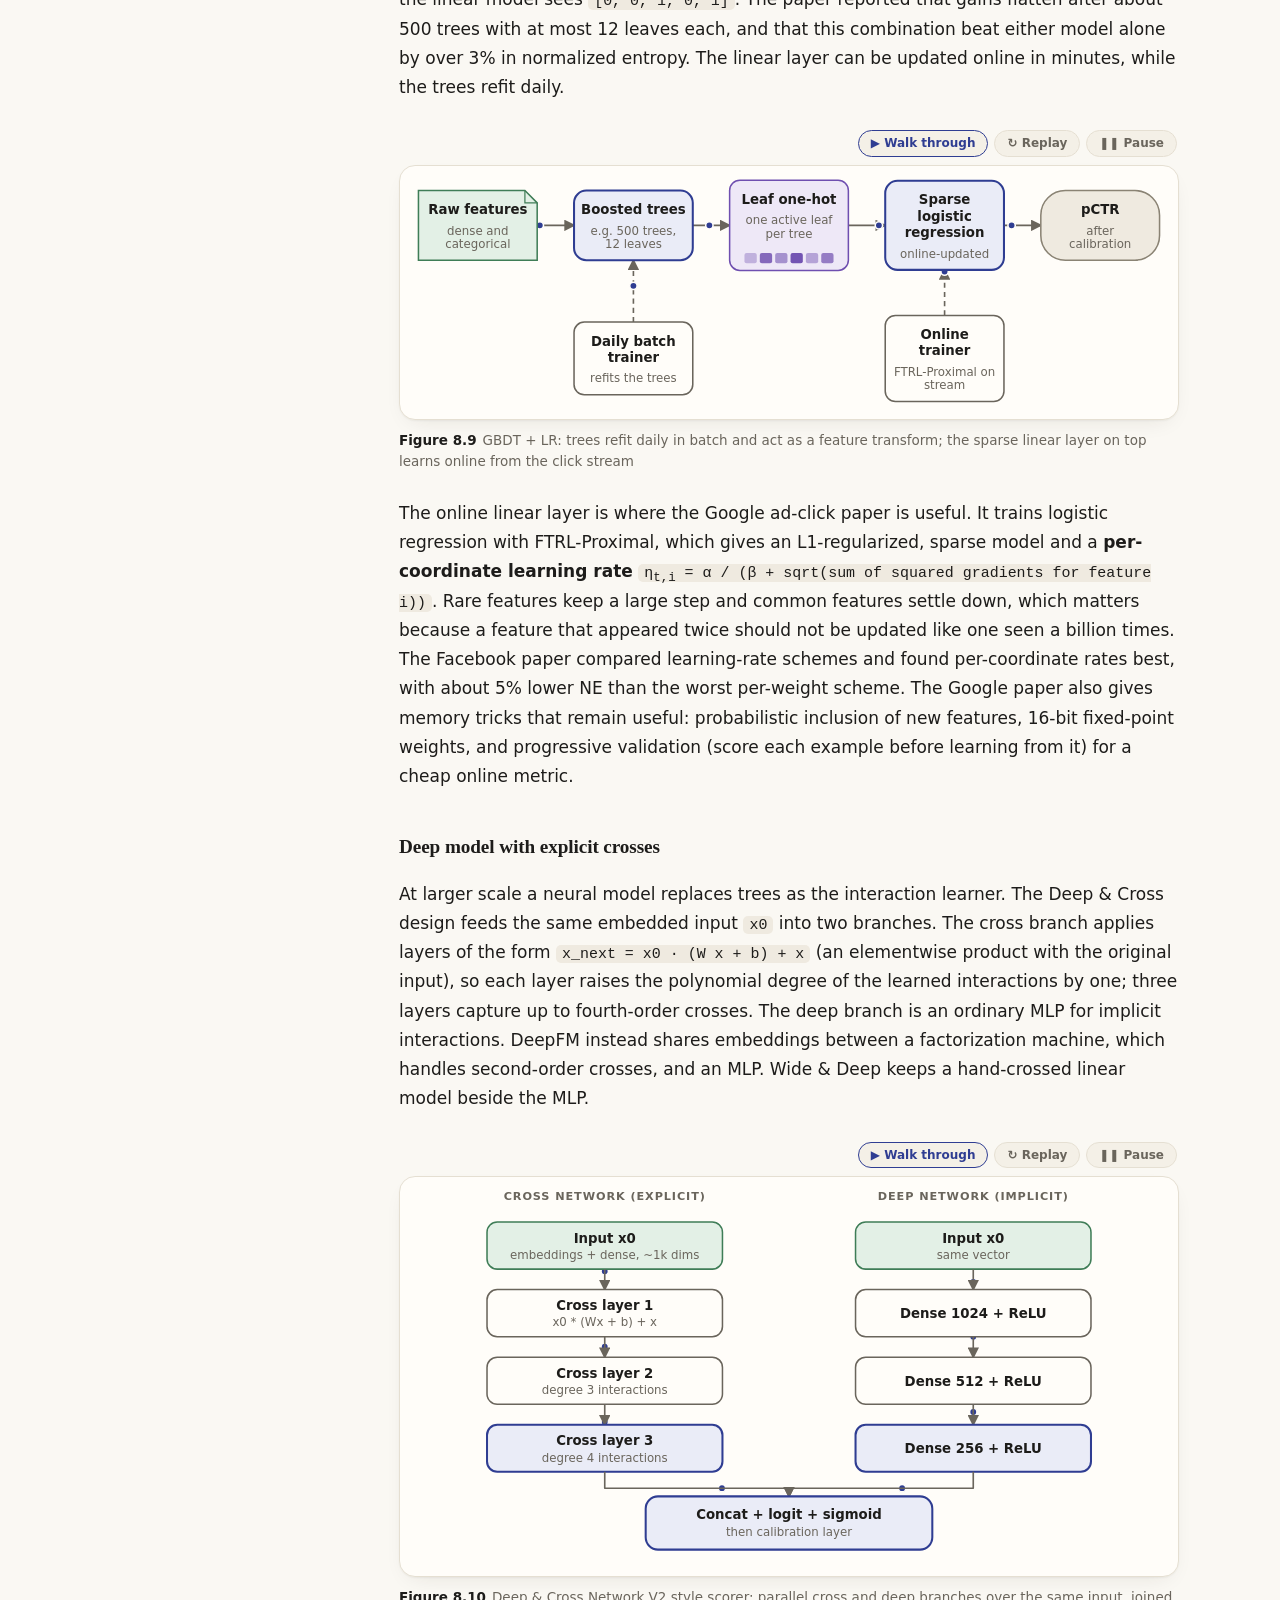
<file: mlsd/ad-click-prediction.html>
<!doctype html>
<html lang="en">
<head>
<meta charset="utf-8">
<meta name="viewport" content="width=device-width,initial-scale=1">
<title>Ad Click Prediction on Social Platforms</title>
<script>(function(){try{var t=localStorage.getItem("mlsd-theme");if(t!=="light"&&t!=="dark")t=window.matchMedia&&matchMedia("(prefers-color-scheme: dark)").matches?"dark":"light";document.documentElement.setAttribute("data-theme",t)}catch(e){}})()</script>
<link rel="stylesheet" href="assets/style.css">
</head>
<body data-slug="ad-click-prediction">
<div class="topbar"><a href="index.html">&larr; ML System Design Study Guide</a><span style="color:var(--muted)">Chapter 8 of 11</span></div>
<div class="layout"><aside class="toc" id="toc"></aside>
<main>
<div class="kicker">Chapter 8</div>
<h1>Ad Click Prediction on Social Platforms</h1>
<p class="lead">Ads in a social feed are sold in an auction where the advertiser pays only if the user clicks, so the platform needs a probability of click for every (user, ad, context) that it can multiply by a bid. That makes this an unusual ML problem: the <i>value</i> of the score, not just its order, moves money. The model must be calibrated, fast enough to score hundreds of ads in tens of milliseconds, and fresh enough to learn about ads that were created an hour ago. The core idea is a pointwise click model trained with log loss, wrapped in an explicit story for calibration, label delay, and sampling, and placed inside an auction.</p>

<h2>Clarifying Requirements</h2>
<p>Ad prediction questions hide a lot of business logic. Use the first minutes to pin down the pricing model, because it decides what the model must output.</p>
<div class="dlg">
<div class="turn c"><span>Candidate</span><p>Which surface are we designing for, and how many ads per request?</p></div>
<div class="turn i"><span>Interviewer</span><p>Ads inserted into the main feed. Assume one ad slot is filled per ad opportunity, roughly one opportunity every few posts. Image, video, and carousel creatives all count as one ad format.</p></div>
<div class="turn c"><span>Candidate</span><p>How do advertisers pay, and how is the winner chosen?</p></div>
<div class="turn i"><span>Interviewer</span><p>Cost per click, in an auction. Each advertiser sets a maximum bid per click. The platform ranks eligible ads by expected value and charges the winner only when a click happens.</p></div>
<div class="turn c"><span>Candidate</span><p>So the model's output feeds the auction directly. Do we need calibrated probabilities, or is a good ordering enough?</p></div>
<div class="turn i"><span>Interviewer</span><p>Calibrated. Ordering alone is not enough, because the auction multiplies the score by a bid. Explain why in your design.</p></div>
<div class="turn c"><span>Candidate</span><p>What do we know at request time?</p></div>
<div class="turn i"><span>Interviewer</span><p>The user profile and engagement history, the ad creative and targeting metadata, and context such as device, placement, and time. There is no search query.</p></div>
<div class="turn c"><span>Candidate</span><p>What is the scale?</p></div>
<div class="turn i"><span>Interviewer</span><p>Assume 300 million daily active users, about ten ad opportunities per user per day, and around ten million live ads. Targeting leaves a few thousand eligible ads per request.</p></div>
<div class="turn c"><span>Candidate</span><p>What is the latency budget?</p></div>
<div class="turn i"><span>Interviewer</span><p>The whole ad stage gets about 50 ms at p99, inside the feed's own budget. A slow ad call delays the feed.</p></div>
<div class="turn c"><span>Candidate</span><p>Which feedback signals do we log, and how soon do they arrive?</p></div>
<div class="turn i"><span>Interviewer</span><p>Impressions and clicks with the features used at serving time. Clicks usually arrive within seconds to minutes. Conversions and hides exist but conversions are out of scope for the first version.</p></div>
<div class="turn c"><span>Candidate</span><p>How often do new ads and advertisers appear, and how fresh must the model be?</p></div>
<div class="turn i"><span>Interviewer</span><p>Thousands of new ads per hour. Campaigns change budgets and creatives all day, so the model should learn continuously, not weekly.</p></div>
<div class="turn c"><span>Candidate</span><p>Any constraints on data, safety, or fairness?</p></div>
<div class="turn i"><span>Interviewer</span><p>Respect user opt-outs and limited identifiers on some platforms. Invalid clicks must not be billed or learned from. Special ad categories such as housing and employment have restricted targeting.</p></div>
<div class="turn c"><span>Candidate</span><p>What is out of scope?</p></div>
<div class="turn i"><span>Interviewer</span><p>Auto-bidding for advertisers, creative generation, and multi-slot auction design. Mention them if time allows.</p></div>
</div>
<div class="summary"><p>Build a click model for feed ads on a platform with 300 million daily users. For each (user, ad, context) it outputs a calibrated probability of click, which a cost-per-click auction multiplies by the bid to rank ads. Scoring must fit inside tens of milliseconds, handle thousands of new ads per hour, and keep learning continuously from impression and click logs.</p></div>
<script type="application/json" class="dg" data-cap="The product from the user's side (top) and the logging that feeds training (bottom): an ad slot opens, the ad system picks one ad, and the impression and any later click are logged by request ID">
{"type":"graph","cols":5,"gapX":44,
 "nodes":[
  {"id":"u","t":"User scrolls feed","c":0,"r":0,"k":"user"},
  {"id":"slot","t":"Feed reserves ad slot","s":"every few posts","c":1,"r":0},
  {"id":"ads","t":"Ad system","s":"select, score, auction","c":2,"r":0,"k":"model"},
  {"id":"shown","t":"Sponsored post","s":"an impression","c":3,"r":0,"k":"io"},
  {"id":"click","t":"User clicks","s":"opens landing page","c":4,"r":0,"k":"io"},
  {"id":"tp","t":"Training pipeline","s":"features + labels","c":2,"r":1},
  {"id":"il","t":"Impression log","s":"request_id, features","c":3,"r":1,"k":"data"},
  {"id":"cl","t":"Click log","s":"request_id, click ts","c":4,"r":1,"k":"data"}],
 "edges":[["u","slot"],["slot","ads"],["ads","shown"],["shown","click",{"d":1}],["shown","il"],["click","cl"],["cl","il",{"d":1}],["il","tp"]]}
</script>

<h2>Frame the Problem as an ML Task</h2>
<h3>ML objective</h3>
<p>Several objectives sound plausible. The way to choose is to ask what the downstream consumer, the auction, needs from the model.</p>
<table>
<caption>Candidate objectives</caption>
<tr><th>Objective</th><th>Pros</th><th>Cons</th></tr>
<tr><td>Rank ads by P(click) only</td><td>Simple; maximizes engagement</td><td>Ignores bids, so advertisers cannot compete and revenue is left on the table; no price can be derived</td></tr>
<tr><td>Regress expected revenue per impression (bid &times; click) directly</td><td>One number to sort by</td><td>Bids change by the minute, so the target distribution shifts and the model must be retrained whenever bids move; heavy-tailed target; hides the click behavior you want to monitor</td></tr>
<tr><td>Predict a calibrated P(click) and let the auction combine it with bid and pacing</td><td>Separates stable user behavior (the model) from fast-moving prices (the auction); supports per-click pricing; debuggable</td><td>Accuracy of the probability value, not only its order, now matters; needs a calibration story</td></tr>
</table>
<div class="callout key"><p>Predict a calibrated probability of click and keep the bid out of the model. The model owns user behavior, the auction owns money. Everything else in this chapter (downsampling corrections, calibration layers, online learning, delay handling) exists to keep that probability honest.</p></div>
<p>Why does the value matter when only the ordering seems to drive the winner? Because the auction ranks by <code>bid &times; pCTR</code>, and a model that preserves the order of pCTR can still flip the order of the product. Take three ads competing for one slot. The true click probabilities are 1.0%, 3.0%, and 1.8%; suppose the model over-predicts only ad B, by 2x.</p>
<table>
<caption>Worked auction example (eCPM = bid &times; pCTR &times; 1000, in dollars per thousand impressions)</caption>
<tr><th>Ad</th><th>Bid per click</th><th>True pCTR</th><th>True eCPM</th><th>Model pCTR</th><th>Model eCPM</th></tr>
<tr><td>A</td><td>$2.00</td><td>1.0%</td><td>$20</td><td>1.0%</td><td>$20</td></tr>
<tr><td>B</td><td>$0.50</td><td>3.0%</td><td>$15</td><td>6.0%</td><td>$30</td></tr>
<tr><td>C</td><td>$1.00</td><td>1.8%</td><td>$18</td><td>1.8%</td><td>$18</td></tr>
</table>
<script type="application/json" class="dg" data-cap="Expected value per thousand impressions (dollars, illustrative). Over-predicting ad B by 2x keeps the pCTR order (B > C > A) but flips the auction winner from A to B">
{"type":"bars","labels":["Ad A (bid $2.00)","Ad B (bid $0.50)","Ad C (bid $1.00)"],"series":[{"n":"True pCTR","v":[20,15,18]},{"n":"Miscalibrated","v":[20,30,18]}]}
</script>
<div class="callout math"><p>With correct scores, A wins (20 vs 18 vs 15). Under a second-price rule the winner pays just enough to beat the runner-up, so A pays 18/0.01 = $1.80 per click and revenue is 0.01 &times; 1.80 = $0.018 per impression. With the miscalibrated model, B wins (30 vs 20 vs 18) and pays the runner-up's score divided by its own predicted pCTR: 0.020 / 0.06 = $0.333 per click. B really clicks at 3%, so revenue is 0.03 &times; 0.333 = $0.010 per impression, a 44% drop (0.018 &rarr; 0.010), and the ad shown also has the lower true value to the market. The pCTR ranking never changed; the calibration error did the damage.</p></div>

<h3>Input and output</h3>
<p>The model's input is the feature vector for one (user, ad, context) triple; its output is a probability in (0, 1). Around it sits the auction, which turns probabilities into a winner and a price. Keep this boundary clear in an interview: the ML system produces <code>pCTR</code>, and the auction adds the bid, a pacing multiplier, and a quality or reserve rule.</p>
<script type="application/json" class="dg" data-cap="Where pCTR sits in the auction: the model scores eligible ads, the auction multiplies by bid and pacing, ranks, and prices the winner per click">
{"type":"graph","cols":4,"gapX":60,
 "nodes":[
  {"id":"bids","t":"Eligible ads + bids","s":"after targeting","c":0,"r":0,"k":"data"},
  {"id":"model","t":"pCTR model","s":"calibrated P(click)","c":1,"r":0,"k":"model"},
  {"id":"score","t":"Score","s":"bid x pCTR x pacing","c":2,"r":0},
  {"id":"rank","t":"Rank and price","s":"pay to beat runner-up","c":3,"r":0},
  {"id":"uc","t":"User + context","s":"features at request time","c":0,"r":1,"k":"user"},
  {"id":"pace","t":"Budget pacing","s":"per-campaign multiplier","c":2,"r":1},
  {"id":"win","t":"Winning ad","s":"billed only if clicked","c":3,"r":1,"k":"io"}],
 "edges":[["bids","model"],["uc","model"],["model","score","pCTR",{"hl":1}],["pace","score",{"d":1}],["score","rank"],["rank","win"]]}
</script>
<p>Pricing matters for the design. In a generalized second-price (GSP) rule, the winner at rank <i>i</i> pays, per click, the score of the next ad divided by its own pCTR: <code>price_i = score_(i+1) / pCTR_i</code>. A one-slot feed ad behaves like a second-price auction in the quality-adjusted score, and VCG variants charge each winner the harm it causes others. In every variant the price depends on <i>other ads' pCTRs</i>, so errors propagate into revenue and into what advertisers feel they are paying for.</p>

<h3>ML category</h3>
<p>The formulation is pointwise binary classification with a probabilistic output, trained with log loss. Ranking-oriented losses are tempting but wrong here, because they only care about order.</p>
<table>
<caption>Formulations considered</caption>
<tr><th>Formulation</th><th>Fit</th><th>Why or why not</th></tr>
<tr><td>Pointwise binary classification (log loss)</td><td>Chosen</td><td>Log loss is a proper scoring rule: its minimizer is the true probability, which is exactly what the auction needs</td></tr>
<tr><td>Pairwise or listwise learning to rank</td><td>Rejected for the final scorer</td><td>Optimizes order within a list and gives scores with no probability meaning; calibration would need a second model</td></tr>
<tr><td>Per-ad aggregate CTR regression</td><td>Baseline only</td><td>Ignores the user, so it cannot personalize; useful as a smoothed prior for new ads</td></tr>
<tr><td>Contextual bandit on top</td><td>Add later</td><td>Handles exploration for new ads, but needs a calibrated base model with uncertainty first</td></tr>
</table>
<p>The serving system is a cascade, as in the public Facebook description: cheap stages cut millions of ads to a manageable set, and only the last stage uses the expensive model. The counts below are assumptions for the scenario above.</p>
<script type="application/json" class="dg" data-cap="Ad funnel with assumed counts: only about 300 ads per request ever see the expensive model, and one to three are shown">
{"type":"funnel","stages":[
 {"t":"Active ad corpus","s":"all live ads","n":"~10M","m":"assumed"},
 {"t":"Eligibility filter","s":"targeting, budget, policy","n":"~3,000"},
 {"t":"Light pre-ranker","s":"small model, cheap features","n":"~300"},
 {"t":"Final pCTR + auction","s":"deep model, calibrated","n":"1-3 shown"}]}
</script>
<div class="callout tip"><p>In an interview, say that two-tower models belong in the pre-ranking and retrieval stages. The final scorer needs rich user-by-ad interactions (user history with this advertiser, creative type by device) and calibrated output, which a dot product of two independent embeddings cannot give.</p></div>

<h2>Data Preparation</h2>
<h3>Data engineering</h3>
<p>Three sources matter: the ad catalog, the impression log, and the click log. The impression log is the most important table in the system, because it records the exact features and the score served for each decision.</p>
<table>
<caption>Ad catalog (one row per ad, updated continuously)</caption>
<tr><th>ad_id</th><th>advertiser</th><th>campaign</th><th>category</th><th>creative</th><th>cpc_bid</th><th>daily_budget</th><th>created</th></tr>
<tr><td>a_81</td><td>adv_9</td><td>c_204</td><td>footwear</td><td>video</td><td>$0.80</td><td>$500</td><td>11-04 18:20</td></tr>
<tr><td>a_82</td><td>adv_44</td><td>c_377</td><td>games</td><td>image</td><td>$0.35</td><td>$2,000</td><td>09-12 08:05</td></tr>
</table>
<table>
<caption>Impression log (one row per ad shown; the serving-time feature vector is stored alongside)</caption>
<tr><th>request_id</th><th>user_id</th><th>ad_id</th><th>slot</th><th>device</th><th>ts</th><th>served_pctr</th><th>model_ver</th></tr>
<tr><td>r_7f1</td><td>u_19</td><td>a_81</td><td>3</td><td>ios</td><td>11-05 09:00:12</td><td>0.021</td><td>m_42</td></tr>
<tr><td>r_7f2</td><td>u_88</td><td>a_82</td><td>1</td><td>android</td><td>11-05 09:00:13</td><td>0.006</td><td>m_42</td></tr>
</table>
<table>
<caption>Click log (one row per click, joined to impressions by request_id)</caption>
<tr><th>request_id</th><th>ad_id</th><th>click_ts</th><th>source</th><th>valid</th></tr>
<tr><td>r_7f1</td><td>a_81</td><td>11-05 09:00:19</td><td>cta_button</td><td>1</td></tr>
</table>
<p><b>Sizes (assumptions).</b> 300 million users &times; 10 opportunities is about 3 billion impressions per day, or 34,700 impressions per second on average. With roughly 1 KB of logged features per impression, that is about 3 TB per day. At a 1% CTR there are about 30 million clicks per day. Logging <code>served_pctr</code> and <code>model_ver</code> costs almost nothing and enables calibration monitoring and counterfactual analysis later.</p>
<p>Labels come from joining two streams that arrive at different times. The join is a stateful stream job: impressions wait in a buffer keyed by request ID, clicks look them up, and an impression is emitted as a negative only after a waiting window has passed.</p>
<script type="application/json" class="dg" data-cap="Streaming label join: impressions wait in a buffer for the window W; clicks are matched by request_id; clicks that arrive after the window are patched in later">
{"type":"graph","cols":4,"gapX":56,
 "nodes":[
  {"id":"imp","t":"Impression stream","s":"request_id, features, ts","c":0,"r":0,"k":"data"},
  {"id":"join","t":"Stream joiner","s":"HashQueue by request_id","c":1,"r":0},
  {"id":"fraud","t":"Validity filter","s":"bots, duplicates, accidents","c":2,"r":0},
  {"id":"ex","t":"Labeled examples","s":"click=1, else 0 after W","c":3,"r":0,"k":"data"},
  {"id":"clk","t":"Click stream","s":"request_id, click ts","c":0,"r":1,"k":"data"},
  {"id":"late","t":"Late-click patch","s":"clicks that miss W","c":2,"r":1}],
 "edges":[["imp","join","wait W"],["clk","join"],["join","fraud"],["fraud","ex"],["clk","late","after window",{"d":1}],["late","ex",{"d":1}]]}
</script>
<p>How long should the window W be? Clicks on feed ads arrive quickly, but not instantly, and the tail is long. The curve below is illustrative; measure your own surface, because the shape depends on the creative type and the landing flow.</p>
<script type="application/json" class="dg" data-cap="Illustrative delay curve: most clicks arrive within a couple of minutes, but a tail continues. The window trades label freshness against click coverage">
{"type":"curve","xl":"Minutes after impression","yl":"Cumulative share of clicks","xmax":20,"ymax":1,
 "series":[{"n":"Click arrivals","c":0,"lp":7,"pts":[[0,0],[0.25,0.45],[0.5,0.65],[1,0.8],[2,0.9],[5,0.96],[10,0.985],[20,0.995]]}],
 "marks":[{"x":2,"y":0.9,"t":"2 min: 90%"},{"x":10,"y":0.985,"t":"10 min: 98.5%"}]}
</script>
<table>
<caption>Window choice (coverage from the illustrative curve; joiner state assumes 34,700 impressions/s and 1 KB each)</caption>
<tr><th>Window</th><th>Click coverage</th><th>Labeled CTR if true CTR is 1%</th><th>Joiner buffer</th></tr>
<tr><td>2 minutes</td><td>90%</td><td>0.900% (10% too low)</td><td>about 4.2 GB</td></tr>
<tr><td>10 minutes</td><td>98.5%</td><td>0.985% (1.5% too low)</td><td>about 21 GB</td></tr>
<tr><td>20 minutes</td><td>99.5%</td><td>0.995% (0.5% too low)</td><td>about 42 GB</td></tr>
</table>
<p>The buffer sizes follow from 34,700 &times; window seconds &times; 1 KB: 120 s gives 4.2 million records, 600 s gives 20.8 million, and 1,200 s gives 41.7 million. A short window biases labels toward negatives and makes the model under-predict, which is correctable if the coverage is stable. A long window delays learning and costs memory. The public Facebook write-up describes exactly this recency versus coverage balance and reports that practical windows reduce the bias to a small fraction of a percent. Two further tools exist for slow signals such as conversions: model the delay explicitly (Chapelle), or emit every impression immediately as a negative and re-emit a positive when a late click arrives, correcting the loss with importance weights (Ktena et al.).</p>
<div class="callout warn"><p>A broken click stream looks like a model problem. If the click feed stalls, the joiner emits only negatives, the labeled CTR collapses toward zero, and an online learner happily learns to predict zero for everything. Alert on joiner input rates and on the labeled CTR, and have the trainer disconnect automatically when the label distribution moves abruptly.</p></div>

<h3>Feature engineering</h3>
<table>
<caption>Features by entity</caption>
<tr><th>Entity</th><th>Features</th><th>Encoding</th></tr>
<tr><td>Ad</td><td>ad_id, creative_id, advertiser_id, campaign, category, creative type, image/video and text embeddings from a pretrained encoder, ad age, impressions and smoothed CTR over 1 hour, 1 day, 7 days</td><td>IDs hashed into embedding rows; content embeddings passed as dense vectors; counts log-bucketized; CTRs smoothed with a prior</td></tr>
<tr><td>User</td><td>Age bucket, country, language, declared and inferred interests, categories and advertisers clicked recently, user's own smoothed CTR, ads seen in the last day (fatigue), last N clicked ad IDs</td><td>Categorical IDs embedded; multi-valued fields pooled (sum or attention); recent-click sequence pooled</td></tr>
<tr><td>Context</td><td>Device, OS, app version, connection type, placement and slot position, hour, day of week</td><td>Small vocabularies one-hot or embedded; hour as bucket or sine/cosine</td></tr>
<tr><td>Cross</td><td>User&ndash;category affinity, user&ndash;advertiser history, category &times; hour, country &times; creative type</td><td>Explicit crosses hashed, or learned by interaction layers</td></tr>
</table>
<p>Two findings from the Facebook paper are worth knowing. First, features describing history (the ad's recent CTR, the user's average CTR) dominated feature importance: the top ten features were all historical. A model with only contextual features was about 4.5% worse in normalized entropy than the full model, while one with only historical features was less than 1% worse. Second, contextual features still matter for cold start, because a new ad or user has no history to look up.</p>
<script type="application/json" class="dg" data-cap="Feature pipeline: IDs are hashed and embedded, numeric and time fields are bucketized, crosses are hashed, and everything is concatenated into one input vector">
{"type":"graph","cols":4,"gapX":60,
 "nodes":[
  {"id":"u","t":"User features","s":"history, interests, geo","c":0,"r":0,"k":"data"},
  {"id":"a","t":"Ad features","s":"IDs, creative, smoothed CTR","c":0,"r":1,"k":"data"},
  {"id":"cr","t":"Cross features","s":"user x category, ...","c":0,"r":2,"k":"data"},
  {"id":"x","t":"Context features","s":"device, hour, slot","c":0,"r":3,"k":"data"},
  {"id":"h","t":"Hash IDs","s":"id to bucket to row","c":1,"r":0},
  {"id":"ch","t":"Hash the cross","s":"hash(a, b) mod 2^22","c":1,"r":2},
  {"id":"b","t":"Bucketize","s":"numeric and time fields","c":1,"r":3},
  {"id":"emb","t":"Embedding tables","s":"16-32 dims per field","c":2,"r":1,"k":"vec"},
  {"id":"dense","t":"Dense block","s":"normalized scalars","c":2,"r":3},
  {"id":"model","t":"Model input","s":"concatenated vector","c":3,"r":2,"k":"model"}],
 "edges":[["u","h"],["a","h"],["cr","ch"],["x","b"],["h","emb"],["ch","emb"],["b","dense"],["emb","model"],["dense","model"]]}
</script>
<p><b>Encoding trade-offs.</b> High-cardinality IDs (user, ad, advertiser) cannot be one-hot encoded. Feature hashing maps <code>field:value</code> into a fixed number of buckets, such as 2<sup>22</sup> = 4.2 million, with no vocabulary to maintain; new ads get a bucket automatically. The cost is collisions (unrelated IDs share a row) and no semantic meaning for the bucket. Learned embeddings give each ID a dense vector, which generalizes between similar IDs and feeds neural models, but the table is the dominant memory cost. Numeric features are bucketized so a linear layer can learn a non-linear response, and crossed features capture interactions a linear model cannot find on its own.</p>
<p><b>Embedding memory.</b> Rows &times; dimension &times; bytes per value, in fp32. These sizes are assumptions chosen to be plausible for the scale.</p>
<script type="application/json" class="dg" data-cap="Embedding memory by field in GB (fp32, assumed cardinalities): the user ID table alone is 64 of about 74 GB">
{"type":"bars","horiz":true,"labels":["user_id: 500M x 32d","creative_id: 50M x 32d","ad_id: 20M x 32d","cross hash: 10M x 16d","advertiser_id: 5M x 16d","topic: 1M x 16d"],"series":[{"n":"GB","v":[64,6.4,2.56,0.64,0.32,0.064]}]}
</script>
<div class="callout math"><p>user_id: 500,000,000 &times; 32 &times; 4 bytes = 64 GB. creative_id: 50,000,000 &times; 32 &times; 4 = 6.4 GB. ad_id: 20,000,000 &times; 32 &times; 4 = 2.56 GB. cross: 10,000,000 &times; 16 &times; 4 = 0.64 GB. advertiser_id: 5,000,000 &times; 16 &times; 4 = 0.32 GB. topic: 1,000,000 &times; 16 &times; 4 = 0.064 GB. Total is about 74 GB. Training with Adam keeps weights plus two moment estimates, so roughly three times that (about 220 GB); serving in fp16 halves it and 8-bit row-wise quantization cuts it to about a quarter. This is why the table is sharded across hosts and why teams hash user IDs into fewer buckets or drop raw user_id in favor of behavioral features.</p></div>

<h3>Labels</h3>
<table>
<caption>Candidate label sources</caption>
<tr><th>Label</th><th>Pros</th><th>Cons</th></tr>
<tr><td>Click within the window</td><td>Dense enough, fast (seconds to minutes), directly what a CPC advertiser pays for</td><td>Includes accidental clicks and click bait; fraud contaminates it</td></tr>
<tr><td>Quality click (click plus landing-page dwell or follow-up action)</td><td>Filters accidental clicks; closer to advertiser value</td><td>Slower, needs landing-page measurement, often unavailable off-platform</td></tr>
<tr><td>Conversion (purchase, install, signup)</td><td>True advertiser value; basis for conversion-based bidding</td><td>Sparse (often 0.01% or lower of impressions); delayed by hours to days; attribution is partly lost under privacy limits</td></tr>
</table>
<p><b>Decision.</b> Train on clicks that pass a validity filter, and add conversions later as a second head. A click label with validity filtering is the fastest, densest signal and matches what is billed. Four practical issues follow.</p>
<ul>
<li><b>Imbalance.</b> CTR is about 1% or lower, so 99% of rows are negatives. Downsampling negatives cuts training cost by close to 10x, but it shifts the base rate, so predictions must be corrected before they reach the auction (see Model Development).</li>
<li><b>Noise.</b> Bots, click farms, double clicks, and accidental taps produce positive labels with no intent. Filter before labeling and refund advertisers; both the learner and the bill must agree on which clicks are real.</li>
<li><b>Delay.</b> Handled by the waiting window above, with a calibration layer absorbing the small remaining bias.</li>
<li><b>Selection and position bias.</b> The log contains only ads that won earlier auctions, shown in particular slots. Ads in higher slots collect more clicks irrespective of quality. Log slot position as a feature, and keep a small exploration slice where ads are chosen with known probabilities so inverse-propensity weighting can correct offline estimates (Joachims et al.).</li>
</ul>
<div class="callout warn"><p>Split data by time, not at random. Train on earlier days and validate on later days, and never downsample the validation set. A random split leaks the same ad and user across both sides and hides the drift you will meet in production.</p></div>

<h2>Model Development</h2>
<table>
<caption>Model options</caption>
<tr><th>Model</th><th>Idea</th><th>Pros</th><th>Cons</th></tr>
<tr><td>Logistic regression on hashed and crossed features</td><td>Linear score on a huge sparse vector, trained online</td><td>Fast, well calibrated, tiny to serve, easy to update every minute</td><td>Crosses must be engineered by hand</td></tr>
<tr><td>GBDT + logistic regression</td><td>Trees turn raw features into leaf indicators that feed a linear model</td><td>Automatic non-linearity and crosses; reported over 3% NE gain versus either part alone</td><td>Trees retrain in batch, so the tree part is hours stale</td></tr>
<tr><td>Factorization machine</td><td>Pairwise interactions through shared embeddings</td><td>Learns crosses on sparse data with few parameters</td><td>Second-order only; shallow</td></tr>
<tr><td>Wide &amp; Deep</td><td>Wide linear part memorizes crosses; deep part generalizes via embeddings</td><td>Combines memorization and generalization</td><td>Wide-part crosses are still hand-picked</td></tr>
<tr><td>DeepFM</td><td>FM and MLP share the same embeddings</td><td>No manual crosses; end to end</td><td>FM part is second-order; calibration needs care</td></tr>
<tr><td>Deep &amp; Cross Network (V2)</td><td>Explicit cross layers plus an MLP</td><td>Bounded-degree crosses learned automatically; strong in production reports</td><td>More compute; large embedding tables</td></tr>
<tr><td>Two-tower</td><td>Independent user and ad encoders, dot product</td><td>Cheap retrieval over millions of ads</td><td>No fine user-by-ad interactions; weak for final scoring</td></tr>
</table>
<p><b>Decision.</b> Use a deep model with explicit feature crossing (DCN V2 or DeepFM) as the final scorer, trained with log loss, with an online-updated sparse layer and a calibration layer on top. Keep GBDT+LR and plain logistic regression as the baseline and the fallback. In an interview, the safe path is to start from GBDT+LR because it is simple to explain and well documented, then argue for the deep model when the feature space and data volume justify the cost.</p>
<h3>GBDT plus logistic regression</h3>
<p>The Facebook hybrid first trains boosted trees in batch. Each tree maps an example to one leaf, and the leaf index is treated as a categorical feature with one-hot coding. A linear classifier on those one-hot leaves then learns a weight for every learned rule. If two trees have 3 and 2 leaves and an impression lands in leaf 3 of the first and leaf 2 of the second, the linear model sees <code>[0, 0, 1, 0, 1]</code>. The paper reported that gains flatten after about 500 trees with at most 12 leaves each, and that this combination beat either model alone by over 3% in normalized entropy. The linear layer can be updated online in minutes, while the trees refit daily.</p>
<script type="application/json" class="dg" data-cap="GBDT + LR: trees refit daily in batch and act as a feature transform; the sparse linear layer on top learns online from the click stream">
{"type":"graph","cols":5,"gapX":40,
 "nodes":[
  {"id":"raw","t":"Raw features","s":"dense and categorical","c":0,"r":0,"k":"data"},
  {"id":"trees","t":"Boosted trees","s":"e.g. 500 trees, 12 leaves","c":1,"r":0,"k":"model"},
  {"id":"leaf","t":"Leaf one-hot","s":"one active leaf per tree","c":2,"r":0,"k":"vec"},
  {"id":"lr","t":"Sparse logistic regression","s":"online-updated","c":3,"r":0,"k":"model"},
  {"id":"out","t":"pCTR","s":"after calibration","c":4,"r":0,"k":"io"},
  {"id":"batch","t":"Daily batch trainer","s":"refits the trees","c":1,"r":1},
  {"id":"online","t":"Online trainer","s":"FTRL-Proximal on stream","c":3,"r":1}],
 "edges":[["raw","trees"],["trees","leaf"],["leaf","lr"],["lr","out"],["batch","trees",{"d":1}],["online","lr",{"d":1}]]}
</script>
<p>The online linear layer is where the Google ad-click paper is useful. It trains logistic regression with FTRL-Proximal, which gives an L1-regularized, sparse model and a <b>per-coordinate learning rate</b> <code>&eta;<sub>t,i</sub> = &alpha; / (&beta; + sqrt(sum of squared gradients for feature i))</code>. Rare features keep a large step and common features settle down, which matters because a feature that appeared twice should not be updated like one seen a billion times. The Facebook paper compared learning-rate schemes and found per-coordinate rates best, with about 5% lower NE than the worst per-weight scheme. The Google paper also gives memory tricks that remain useful: probabilistic inclusion of new features, 16-bit fixed-point weights, and progressive validation (score each example before learning from it) for a cheap online metric.</p>
<h3>Deep model with explicit crosses</h3>
<p>At larger scale a neural model replaces trees as the interaction learner. The Deep &amp; Cross design feeds the same embedded input <code>x0</code> into two branches. The cross branch applies layers of the form <code>x_next = x0 &middot; (W x + b) + x</code> (an elementwise product with the original input), so each layer raises the polynomial degree of the learned interactions by one; three layers capture up to fourth-order crosses. The deep branch is an ordinary MLP for implicit interactions. DeepFM instead shares embeddings between a factorization machine, which handles second-order crosses, and an MLP. Wide &amp; Deep keeps a hand-crossed linear model beside the MLP.</p>
<script type="application/json" class="dg" data-cap="Deep & Cross Network V2 style scorer: parallel cross and deep branches over the same input, joined into a logit and then calibrated">
{"type":"stack","cols":[
 {"t":"Cross network (explicit)","layers":[{"t":"Input x0","s":"embeddings + dense, ~1k dims","k":"data"},{"t":"Cross layer 1","s":"x0 * (Wx + b) + x"},{"t":"Cross layer 2","s":"degree 3 interactions"},{"t":"Cross layer 3","s":"degree 4 interactions","k":"model"}]},
 {"t":"Deep network (implicit)","layers":[{"t":"Input x0","s":"same vector","k":"data"},{"t":"Dense 1024 + ReLU"},{"t":"Dense 512 + ReLU"},{"t":"Dense 256 + ReLU","k":"model"}]}],
 "join":{"t":"Concat + logit + sigmoid","s":"then calibration layer"}}
</script>
<h3>Training data construction and loss</h3>
<p>Every impression is a training row. All positives are kept; negatives are downsampled with a keep-rate <i>w</i>. The Facebook experiments found the best normalized entropy at a negative keep-rate of 0.025 among the rates they tried, so the right <i>w</i> is a tuned hyperparameter, not a constant.</p>
<script type="application/json" class="dg" data-cap="Training set construction: keep every click, keep a fraction w of the non-clicks, train on the resampled set, then undo the sampling on the model output">
{"type":"graph","cols":4,"gapX":60,
 "nodes":[
  {"id":"imp","t":"Joined impressions","s":"labeled by the joiner","c":0,"r":1,"k":"data"},
  {"id":"pos","t":"Positives","s":"every click kept","c":1,"r":0,"k":"data"},
  {"id":"neg","t":"Negatives","s":"no click in window","c":1,"r":2,"k":"data"},
  {"id":"ds","t":"Downsample","s":"keep fraction w","c":2,"r":2},
  {"id":"model","t":"Model on sampled data","s":"predicts p'","c":3,"r":1,"k":"model"},
  {"id":"fix","t":"Recalibrate output","s":"p = p' / (p' + (1-p')/w)","c":3,"r":2}],
 "edges":[["imp","pos"],["imp","neg"],["neg","ds","keep w"],["pos","model"],["ds","model"],["model","fix"]]}
</script>
<p>The loss is log loss: <code>L = &minus;[ y &middot; log p + (1 &minus; y) &middot; log(1 &minus; p) ]</code>. In words, it charges the negative log of the probability assigned to what actually happened. A confident wrong answer costs a lot, and the minimizer is the true click rate, which is why log loss yields calibrated probabilities where a ranking loss does not. For a click (y = 1), predicting 0.02 costs &minus;ln 0.02 = 3.91, while predicting 0.01 costs 4.61; for a non-click, predicting 0.01 costs only &minus;ln 0.99 = 0.010.</p>
<p>Downsampling changes the base rate the model sees. If 1% of impressions click and only a fraction <i>w</i> of negatives is kept, the model learns a click rate that is much higher than reality. The correction follows from odds: sampled odds are true odds divided by <i>w</i>, so <code>p = p' / (p' + (1 &minus; p') / w)</code>, where p' is the model output on sampled data.</p>
<div class="callout math"><p>Take 1 million impressions at a true CTR of 1%: 10,000 clicks and 990,000 non-clicks. Keep w = 0.1 of the negatives, which leaves 99,000. The sampled click rate is 10,000 / 109,000 = 0.0917. A perfect model trained on this set outputs p' = 0.0917 for an average impression. The correction gives p = 0.0917 / (0.0917 + 0.9083 / 0.1) = 0.0917 / 9.1747 = 0.0100, the true 1%. Another point: a score p' = 0.30 maps to 0.30 / (0.30 + 0.70 / 0.1) = 0.30 / 7.30 = 4.1%. With w = 0.025 the same raw 0.30 maps to 0.30 / (0.30 + 28) = 1.06%.</p></div>
<script type="application/json" class="dg" data-cap="Recalibration map from sampled-space score p' to true CTR p. The same raw score means very different probabilities depending on the keep-rate, so the correction must travel with the model">
{"type":"curve","xl":"Raw model output p' (downsampled data)","yl":"Corrected CTR p","ymax":1,
 "series":[
  {"n":"no sampling","c":2,"d":1,"lp":1,"pts":[[0,0],[0.5,0.5],[1,1]]},
  {"n":"w = 0.1","c":0,"lp":6,"pts":[[0,0],[0.1,0.01099],[0.2,0.02439],[0.3,0.0411],[0.5,0.0909],[0.7,0.1892],[0.9,0.4737],[0.95,0.6552],[0.98,0.8305],[1,1]]},
  {"n":"w = 0.025","c":1,"lp":6,"pts":[[0,0],[0.1,0.00277],[0.2,0.00621],[0.3,0.0106],[0.5,0.0244],[0.7,0.0551],[0.9,0.1837],[0.95,0.322],[0.98,0.5506],[1,1]]}],
 "marks":[{"x":0.3,"y":0.0411,"t":"0.30 maps to 4.1%"}]}
</script>
<p>An alternative is to keep the model in true-probability space by giving each kept negative a training weight of 1/<i>w</i>. The Google paper takes this importance-weighting route. It needs no correction at serving time, but it raises gradient variance, so the choice is a trade-off between simplicity at serve time and statistical efficiency at train time. Whichever you choose, add a final calibration layer (isotonic or piecewise-linear, per slice) fit on a recent, un-sampled slice of served traffic. Neural networks in particular drift toward over-confidence (Guo et al.), and a monotone map fixes this without changing the ranking. Train large sparse-embedding models in a single pass over streaming data and warm-start each day from the previous checkpoint; a second pass over the same rows often overfits those embeddings sharply.</p>
<div class="callout warn"><p>Calibrate on the traffic that the auction actually serves. The auction picks winners from many noisy estimates, so it systematically selects ads whose scores are too high (the winner's curse). A model that is calibrated on all impressions can still over-predict on the winners. Monitor calibration on served impressions, by slice, and fit the final layer there.</p></div>

<h2>Evaluation</h2>
<h3>Offline metrics</h3>
<table>
<caption>Offline metric candidates</caption>
<tr><th>Metric</th><th>Definition</th><th>Flaw</th><th>Decision</th></tr>
<tr><td>Log loss</td><td>Average negative log probability assigned to the true label</td><td>Depends on the base CTR, so it cannot be compared across datasets or days</td><td>Use for training; normalize for reporting</td></tr>
<tr><td>Normalized entropy (NE)</td><td>Average log loss divided by the log loss of always predicting the background CTR</td><td>Single global number; hides per-slice problems; the baseline moves with data</td><td>Primary metric</td></tr>
<tr><td>Calibration ratio</td><td>Sum of predicted clicks divided by sum of observed clicks</td><td>A ratio of 1.0 can hide errors that cancel across slices</td><td>Primary; always report per slice</td></tr>
<tr><td>ROC-AUC</td><td>Probability that a random clicked impression scores above a random non-clicked one</td><td>Blind to calibration; dominated by easy user-level differences</td><td>Sanity check only</td></tr>
<tr><td>Group AUC (per user or request)</td><td>AUC computed within each group, then averaged</td><td>Needs groups with both labels; ignores calibration too</td><td>Use to test within-request ordering</td></tr>
<tr><td>Precision, recall, F1</td><td>Quality at a score threshold</td><td>There is no threshold decision in an auction</td><td>Do not use</td></tr>
</table>
<h4>Normalized entropy</h4>
<p>NE is the average log loss per impression divided by the log loss of a trivial model that predicts the background CTR for every row; it equals one minus the relative information gain. Lower is better, and NE below 1 means the model beats the baseline. The division makes the metric insensitive to the base CTR: the closer the CTR is to 0 or 1, the easier it is to get a small raw log loss, and normalization removes that effect.</p>
<div class="callout math"><p>Ten impressions, two clicks, so the background CTR is 0.2. The baseline log loss is the entropy H(0.2) = &minus;(0.2 ln 0.2 + 0.8 ln 0.8) = 0.3219 + 0.1785 = 0.5004. The model predicts 0.6 and 0.4 for the two clicks and 0.1 (four times), 0.2 (three times), and 0.3 (once) for the eight non-clicks. Click losses: &minus;ln 0.6 + &minus;ln 0.4 = 0.5108 + 0.9163 = 1.4271. Non-click losses: 4 &times; 0.1054 + 3 &times; 0.2231 + 0.3567 = 0.4214 + 0.6694 + 0.3567 = 1.4475. Total 2.8747, average 0.2875. NE = 0.2875 / 0.5004 = 0.574, so the relative information gain is about 43%. Mean prediction is 0.23 versus an observed 0.20, a calibration ratio of 1.15.</p></div>
<script type="application/json" class="dg" data-cap="Why NE rather than raw log loss: dataset A has a 10x lower raw log loss, but its model gains more over its own baseline (NE 0.89 vs 0.96)">
{"type":"bars","labels":["Dataset A (CTR 1%)","Dataset B (CTR 20%)"],"series":[{"n":"Log loss","v":[0.05,0.48]},{"n":"NE","v":[0.893,0.959]}]}
</script>
<p>The numbers in the chart: for A, entropy of a 1% CTR is 0.0560, so a model log loss of 0.050 gives NE 0.893; for B the entropy is 0.5004, so a log loss of 0.48 gives NE 0.959. Raw log loss says A is ten times better; NE says the model on A is simply a bit better than its baseline, which is the fair comparison. NE also reflects calibration: the Facebook paper notes that if a model over-predicts by 2x and a global multiplier of 0.5 fixes it, NE improves while AUC does not move at all.</p>
<h4>AUC and its blind spots</h4>
<p>AUC counts, over all (clicked, non-clicked) pairs, the fraction ordered correctly. It has four blind spots in ads. It ignores calibration, because any monotone transform of the scores leaves it unchanged. It mixes two kinds of ordering, between users and between ads for the same user, and a model that only learns which users click a lot scores well while adding nothing to ad choice; group AUC addresses that. It treats all pairs equally, while the auction cares about the top of the list after weighting by bids. And it is too coarse for the small gains that matter at this scale, where an NE change of a fraction of a percent is a real result.</p>
<script type="application/json" class="dg" data-cap="AUC as correctly ordered pairs: two clicked impressions against three non-clicked ones; 5 of 6 pairs are right, so AUC is 0.833">
{"type":"matrix","rl":"Clicked (score)","cl":"Not clicked (score)","rows":["click 0.04","click 0.02"],"cols":["0.03","0.01","0.005"],"v":[[1,1,1],[0,1,1]],"hl":[[1,0]]}
</script>
<div class="callout math"><p>Clicked scores 0.04 and 0.02; non-clicked scores 0.03, 0.01, 0.005. The 0.04 click beats all three (3 pairs). The 0.02 click beats 0.01 and 0.005 but loses to 0.03 (2 of 3). AUC = 5/6 = 0.833. Now multiply every score by 5. The order is identical, so AUC is still 0.833, yet the model now predicts a CTR five times too high. A model like that wrecks the auction and passes an AUC-only review.</p></div>
<h4>Calibration</h4>
<p>The calibration ratio is the sum of predicted probabilities over the sum of observed clicks. If a model predicts 12,000 clicks over a day with 10,000 actual clicks, the ratio is 1.20, an over-prediction of 20%. Report it per slice (country, device, placement, ad age, advertiser size), because a global 1.0 can hide a 1.5 on new ads balanced by a 0.8 on old ones. A reliability diagram bins predictions and plots the observed rate in each bin against the bin's mean prediction; a calibrated model hugs the diagonal.</p>
<script type="application/json" class="dg" data-cap="Reliability diagram (illustrative): a calibrated model follows the dashed diagonal; an uncorrected model trained with 10x negative downsampling reads about 9 to 10 times too high">
{"type":"curve","xl":"Predicted pCTR","yl":"Observed CTR","xmax":0.1,"ymax":0.1,
 "series":[
  {"n":"Ideal","c":2,"d":1,"pts":[[0,0],[0.1,0.1]]},
  {"n":"Calibrated","c":0,"lp":4,"pts":[[0,0],[0.005,0.0052],[0.01,0.0097],[0.02,0.0205],[0.04,0.039],[0.06,0.062],[0.08,0.079],[0.1,0.1]]},
  {"n":"Uncorrected (w = 0.1)","c":1,"lp":6,"pts":[[0,0],[0.005,0.0005],[0.01,0.001],[0.02,0.002],[0.04,0.0041],[0.06,0.0063],[0.08,0.0086],[0.1,0.011]]}]}
</script>
<div class="callout tip"><p>If asked "which offline metric would you ship on", answer with a set: NE for overall quality, calibration ratio per slice as a hard gate, group AUC as a diagnostic. Then add that offline metrics are computed on logs from the previous policy, so they predict online results only roughly and every launch still needs an A/B test.</p></div>

<h3>Online metrics</h3>
<table>
<caption>Online and guardrail metrics</caption>
<tr><th>Metric</th><th>Kind</th><th>Why it matters</th></tr>
<tr><td>Revenue per thousand impressions (eCPM, total ad revenue)</td><td>Business</td><td>The platform's direct objective</td></tr>
<tr><td>CTR and click volume</td><td>Engagement</td><td>Moves first, but can rise with clickbait while revenue stays flat</td></tr>
<tr><td>Advertiser value: conversions, return on ad spend, cost per action</td><td>Business</td><td>Advertisers leave if clicks stop converting</td></tr>
<tr><td>Budget delivery (spend divided by budget) and advertiser retention</td><td>Marketplace</td><td>Under-delivery means wasted demand; over-delivery means overspend</td></tr>
<tr><td>Online calibration (predicted over observed) by slice</td><td>Model health</td><td>Direct view of the quantity the auction relies on</td></tr>
<tr><td>Hide and report rate, landing-page bounce</td><td>Guardrail</td><td>Catches ads users dislike</td></tr>
<tr><td>Time spent, sessions, retention at higher ad load</td><td>Guardrail</td><td>Short-term revenue must not cost long-term users</td></tr>
<tr><td>p99 latency and timeout rate</td><td>Guardrail</td><td>A slow ad call delays the entire feed</td></tr>
</table>
<p>Ads A/B tests have pitfalls that ordinary product tests lack. Users in control and treatment draw on the same advertiser budgets, so a treatment that spends faster steals impressions from control, and the measured lift is partly cannibalization. Advertisers also react: a better model changes bids and budgets over days. Pacing systems interact with the model, so a short test can look better simply because it spent more of an unpaced budget early in the day.</p>
<script type="application/json" class="dg" data-cap="Budget-split experiment: each advertiser's budget is cut into two slices, one per arm, so the arms cannot cannibalize each other's spend">
{"type":"graph","cols":4,"gapX":64,
 "nodes":[
  {"id":"bud","t":"Advertiser daily budget","s":"shared by all users","c":0,"r":1,"k":"store"},
  {"id":"sa","t":"Budget slice A","s":"50% of budget","c":1,"r":0},
  {"id":"sb","t":"Budget slice B","s":"50% of budget","c":1,"r":2},
  {"id":"ca","t":"Control traffic","s":"model v1 serves slice A","c":2,"r":0},
  {"id":"tb","t":"Treatment traffic","s":"model v2 serves slice B","c":2,"r":2,"k":"model"},
  {"id":"out","t":"Compare per arm","s":"revenue, value, guardrails","c":3,"r":1,"k":"io"}],
 "edges":[["bud","sa"],["bud","sb"],["sa","ca"],["sb","tb"],["ca","out"],["tb","out"]]}
</script>
<ul>
<li><b>Split the budget, not only the users.</b> Give each arm its own half of every advertiser's budget, or randomize at the campaign level, so spend is not shared. A pure user-level split is acceptable only when most budgets are not binding.</li>
<li><b>Run long enough for pacing and learning.</b> At least a full week to cover weekday cycles, with a ramp so the online learner and pacing controllers settle.</li>
<li><b>Watch both sides of the market.</b> Advertiser outcomes (return on spend, delivery) are outcomes, not only user metrics.</li>
<li><b>Keep a long-term holdout.</b> A small, permanent holdout on the old model measures drift and slow effects such as ad fatigue.</li>
</ul>

<h2>Serving</h2>
<p>The serving system has an online path that must answer in tens of milliseconds and an offline path that keeps the model and its features fresh. The two paths share exactly two things: the feature definitions and the model registry.</p>
<script type="application/json" class="dg" data-cap="Serving architecture: the online path (top) selects, fetches features, scores, and runs the auction; the offline path (bottom) joins logs, trains, validates, and publishes models">
{"type":"graph","cols":5,"gapX":36,
 "groups":[{"t":"Online: per ad request","c0":0,"c1":4,"r0":0,"r1":0},{"t":"Offline and nearline: learning loop","c0":0,"c1":4,"r0":1,"r1":1}],
 "nodes":[
  {"id":"req","t":"Feed request","s":"user + context","c":0,"r":0,"k":"io"},
  {"id":"sel","t":"Ad selection","s":"targeting index, budget","c":1,"r":0},
  {"id":"fs","t":"Feature store","s":"user, ad, counters","c":2,"r":0,"k":"store"},
  {"id":"ms","t":"pCTR model server","s":"pre-rank + main model","c":3,"r":0,"k":"model"},
  {"id":"auc","t":"Auction + pacing","s":"rank, price, pick","c":4,"r":0},
  {"id":"logs","t":"Impression + click logs","s":"written by ad server","c":0,"r":1,"k":"data"},
  {"id":"join","t":"Stream joiner","s":"labels + validity","c":1,"r":1},
  {"id":"tr","t":"Trainer","s":"warm start, incremental","c":2,"r":1,"k":"model"},
  {"id":"gate","t":"Validation gate","s":"NE, calibration, canary","c":3,"r":1},
  {"id":"reg","t":"Model registry","s":"versioned checkpoints","c":4,"r":1,"k":"store"}],
 "edges":[["req","sel"],["sel","fs"],["fs","ms"],["ms","auc",{"hl":1}],["logs","join"],["join","tr"],["tr","gate"],["gate","reg"],["reg","ms","new model",{"d":1,"sa":"t","sb":"b"}],["join","fs","fresh counters",{"d":1,"sa":"t","sb":"b"}]]}
</script>
<h3>Latency and scale math</h3>
<p>These figures are assumptions for the scenario, to show the reasoning an interviewer wants.</p>
<ul>
<li><b>Request rate.</b> 3 billion ad opportunities per day is 34,700 per second on average; assume a 3x peak, about 104,000 requests per second.</li>
<li><b>Scoring rate.</b> 300 ads per request after pre-ranking gives 31 million model scorings per second at peak.</li>
<li><b>Compute.</b> Assume 3 full-rank cross layers on a 1,000-dimensional input (3 &times; 1M multiply-adds) plus a 1024-512-256 MLP (about 1.7M): roughly 4.7M multiply-adds, or 9.4 MFLOP, per ad. At 31 million ads per second that is about 300 TFLOP/s. Matrix math is a few tens of accelerators; low-rank cross layers and sharing user-side work across the 300 ads cut it further.</li>
<li><b>Memory traffic is the real cost.</b> With 40 embedding fields of 32 floats (128 bytes) each, 31 million scorings per second means 1.25 billion row lookups and about 160 GB/s of random reads, spread over many sharded hosts. Redundancy across regions and peak headroom dominate fleet size, not FLOPs.</li>
</ul>
<script type="application/json" class="dg" data-cap="Latency budget of the ad stage (assumed, milliseconds at p99): feature fetch and model inference take over half of the 50 ms">
{"type":"bars","horiz":true,"labels":["Targeting + eligibility","Feature fetch","Pre-ranker","Main model inference","Auction + pacing","Network + serialization"],"series":[{"n":"ms","v":[8,12,6,15,4,5]}]}
</script>
<p>The budget sums to 8 + 12 + 6 + 15 + 4 + 5 = 50 ms. Two techniques recover time when it is tight: batch all 300 candidates in a single model call, and fetch user features once per request rather than once per ad.</p>
<h3>Refresh and stability</h3>
<p>Freshness has a measurable payoff. In the Facebook experiments, accuracy fell steadily as the gap between training and test data grew, and training daily instead of weekly improved NE by about 1%. The cure is incremental training, but fast learning also amplifies noise, bad data, and feedback loops, so each update passes a gate.</p>
<table>
<caption>Cadence by component</caption>
<tr><th>Component</th><th>Update cadence</th><th>Trade-off</th></tr>
<tr><td>Calibration layer</td><td>Minutes</td><td>Tracks short-term drift; must be fit on enough served traffic to be stable</td></tr>
<tr><td>Sparse and embedding parameters, online linear layer</td><td>Minutes to hours</td><td>Tracks new ads quickly; noisy for rare IDs</td></tr>
<tr><td>Dense network weights</td><td>Daily incremental, warm-started</td><td>Stable features and fewer rollbacks</td></tr>
<tr><td>Feature definitions and architecture</td><td>Weekly full retrain from scratch</td><td>Removes accumulated drift; allows structural changes</td></tr>
</table>
<script type="application/json" class="dg" data-cap="Online learning loop with a validation gate: each candidate checkpoint warm-starts from the last good model and ships only if it passes holdout and canary checks">
{"type":"graph","cols":4,"gapX":56,
 "nodes":[
  {"id":"stream","t":"Labeled stream","s":"minutes-old examples","c":0,"r":0,"k":"data"},
  {"id":"train","t":"Incremental trainer","s":"new checkpoint every N min","c":1,"r":0,"k":"model"},
  {"id":"gate","t":"Validation gate","s":"holdout NE, calibration","c":2,"r":0},
  {"id":"canary","t":"Canary 1%","s":"live comparison","c":3,"r":0},
  {"id":"last","t":"Last good model","s":"warm-start source","c":0,"r":1,"k":"store"},
  {"id":"rej","t":"Reject and alert","s":"keep serving old model","c":2,"r":1,"k":"io"},
  {"id":"prom","t":"Ramp to 100%","s":"becomes last good","c":3,"r":1,"k":"io"}],
 "edges":[["stream","train","new data"],["train","gate"],["gate","canary","pass"],["gate","rej","fail",{"d":1}],["canary","prom"],["last","train","warm start",{"d":1}]]}
</script>
<p>The gate checks held-out NE against the serving model on the newest data, calibration by slice, the label click rate (to catch a broken stream), and the score distribution. The canary compares live revenue and calibration for a small traffic share. Rollback is a pointer change in the registry.</p>
<h3>Train and serve skew</h3>
<p>The most common silent failure in ad models is a feature that is computed one way when training and another way when serving. Prevent it by construction.</p>
<script type="application/json" class="dg" data-cap="Skew prevention by logging: the ad server's own feature snapshot flows into training, instead of recomputing features offline from warehouse tables that have since changed">
{"type":"graph","cols":4,"gapX":56,
 "nodes":[
  {"id":"srv","t":"Ad server","s":"computes features once","c":0,"r":0},
  {"id":"snap","t":"Feature snapshot","s":"exact vector + served pCTR","c":1,"r":0,"k":"data"},
  {"id":"log","t":"Impression log","s":"point-in-time values","c":2,"r":0,"k":"data"},
  {"id":"trn","t":"Trainer","s":"reads the logged vector","c":3,"r":0,"k":"model"},
  {"id":"wh","t":"Warehouse tables","s":"features as of today","c":1,"r":1,"k":"store"},
  {"id":"rec","t":"Offline recompute","s":"avoid: values have drifted","c":2,"r":1}],
 "edges":[["srv","snap",{"hl":1}],["snap","log",{"hl":1}],["log","trn",{"hl":1}],["wh","rec"],["rec","trn","skew risk",{"d":1}]]}
</script>
<table>
<caption>Skew prevention</caption>
<tr><th>Risk</th><th>Prevention</th></tr>
<tr><td>Different code for the same feature</td><td>One shared transformation library, or log the final feature vector at serving time and train on exactly that vector</td></tr>
<tr><td>Historical counters computed "as of now" in training</td><td>Point-in-time values: use the counter value logged at impression time, never recompute from the full day's data</td></tr>
<tr><td>Missing or defaulted features in production</td><td>Log missing rates per feature; alert on change; serve with the same defaults used in training</td></tr>
<tr><td>Different model version in the log than in the metrics</td><td>Log <code>model_ver</code> and <code>served_pctr</code> with each impression and compare to a replay of the logged request through the offline pipeline</td></tr>
</table>
<h3>Failure modes and monitoring</h3>
<table>
<caption>Failure modes and degradation</caption>
<tr><th>Failure</th><th>Symptom</th><th>Mitigation</th></tr>
<tr><td>Feature store slow or down</td><td>Latency spikes, missing features</td><td>Timeout with default values and a model trained to tolerate them; fall back to a small model using cached or contextual features</td></tr>
<tr><td>Model servers overloaded</td><td>p99 above budget</td><td>Shed load by reducing candidates (top 100 instead of 300); route to a lighter model; autoscale</td></tr>
<tr><td>Click stream stalls</td><td>Labeled CTR drops, model under-predicts</td><td>Joiner input monitor; trainer auto-disconnect on abrupt label shifts</td></tr>
<tr><td>Bad model published</td><td>Revenue or calibration drops after rollout</td><td>Validation gate, canary, instant registry rollback</td></tr>
<tr><td>Pacing controller outage</td><td>Budgets overspent or starved</td><td>Safe default multiplier and hard budget caps enforced in the auction</td></tr>
</table>
<p>Monitor, per slice: predicted over observed CTR; streaming NE on a held-out, un-sampled slice; feature missing rates and distribution shift (for example the population stability index); joiner lag and label delay; score distribution of winners; and budget delivery. Alert on calibration first, since it is the metric that moves money.</p>

<h3>Challenges</h3>
<p>Two of these deserve a closer look because interviewers often probe them: cold-start ads and budget pacing.</p>
<p><b>Cold start.</b> A new ad has no history, and its CTR estimate is noisy. For a true CTR of 1%, the standard error of an empirical estimate after <i>n</i> impressions is sqrt(p(1&minus;p)/n), so the relative error is about sqrt(99/n).</p>
<script type="application/json" class="dg" data-cap="Relative standard error of a 1% CTR estimate as impressions accumulate: about 10,000 impressions are needed to pin it to within 10%">
{"type":"bars","labels":["100 impressions","1,000","10,000","100,000"],"series":[{"n":"Relative std. error (%)","v":[99.5,31.5,9.9,3.1]}]}
</script>
<p>The arithmetic: sqrt(99/100) = 0.995, sqrt(99/1,000) = 0.315, sqrt(99/10,000) = 0.099, and sqrt(99/100,000) = 0.031. A fresh ad therefore lives in a regime where the model's own estimate is mostly prior. The strategies below fill that gap.</p>
<table>
<caption>Cold-start strategies</caption>
<tr><th>Strategy</th><th>How it works</th><th>Risk</th></tr>
<tr><td>Content and context features</td><td>Creative embeddings, category, text, device; these carry signal with no history</td><td>Weaker than behavioral history</td></tr>
<tr><td>Hierarchical priors</td><td>Smooth ad CTR toward its campaign, advertiser, and category averages; for example (clicks + 2) / (impressions + 200)</td><td>Prior too strong delays learning</td></tr>
<tr><td>Exploration budget</td><td>Give new ads a protected share of impressions (epsilon-greedy, or Thompson sampling using the posterior variance)</td><td>Costs short-term revenue; must be capped</td></tr>
<tr><td>Uncertainty-aware score</td><td>Rank by an upper confidence bound for new ads, then fade it out as data accrues</td><td>Needs calibrated uncertainty</td></tr>
<tr><td>Advertiser-level transfer</td><td>Use the advertiser's other ads' behavior as features</td><td>New advertisers have none</td></tr>
</table>
<p><b>Budget pacing.</b> An advertiser with a daily budget can exhaust it in the morning if its ads simply win every auction they enter, missing the evening audience and starving later learning. A pacing controller spreads spend by multiplying the ad's score or entry probability with a factor adjusted from observed spend against a target curve. Apply pacing as a separate multiplier in the auction, never by distorting pCTR, so the model stays calibrated and the controller stays debuggable.</p>
<script type="application/json" class="dg" data-cap="Cumulative spend over a day (illustrative): without pacing the budget is gone by 9 a.m.; a controller follows the traffic shape and ends exactly at the budget">
{"type":"curve","xl":"Hour of day","yl":"Share of daily budget spent","xmax":24,"ymax":1,
 "series":[
  {"n":"Spend ASAP","c":1,"lp":2,"pts":[[0,0],[3,0.2],[6,0.6],[9,1],[24,1]]},
  {"n":"Even","c":2,"d":1,"lp":1,"pts":[[0,0],[24,1]]},
  {"n":"Traffic-shaped","c":0,"lp":3,"pts":[[0,0],[6,0.1],[12,0.42],[18,0.75],[24,1]]}]}
</script>
<table>
<caption>Other challenges</caption>
<tr><th>Challenge</th><th>Approach</th></tr>
<tr><td>Speed</td><td>Pre-ranker, batching, user-side computation shared across candidates, quantized embeddings in memory, regional replicas</td></tr>
<tr><td>Diversity and fatigue</td><td>Frequency caps, features for ads already seen, a re-rank step so one advertiser does not fill adjacent slots</td></tr>
<tr><td>Fairness and policy</td><td>Restricted targeting and delivery audits for housing, employment, and credit categories; exclude protected attributes from features and test delivery by group</td></tr>
<tr><td>Privacy</td><td>Honor opt-outs; reduce reliance on cross-app identifiers; use first-party and contextual signals, on-device aggregation, and noisy or aggregated conversion reports</td></tr>
<tr><td>Fraud and click spam</td><td>Rule and model filters before labeling and billing; invalid-click refunds; throttle suspicious sources</td></tr>
<tr><td>Feedback loops</td><td>Exploration slice, uncertainty bonuses, a long-term holdout, and calibration checks on winners</td></tr>
</table>

<h2>Other Talking Points</h2>
<ul>
<li><b>Multi-task CTR and CVR.</b> Advertisers who optimize for conversions need P(click) &times; P(convert | click); training the conversion head only on clicked rows is biased, so models such as ESMM train both heads over all impressions and multiply them.</li>
<li><b>Position bias.</b> Higher slots get more clicks regardless of quality; train with slot as a feature and serve with a fixed default, or use a separate position tower, so the model does not credit the slot to the ad.</li>
<li><b>Counterfactual evaluation.</b> Logs only contain ads that won, so offline estimates are biased; keep a small randomized exploration slice and use inverse-propensity weighting to compare candidate models offline.</li>
<li><b>Privacy changes.</b> Limits on tracking remove cross-app signals and delay or aggregate conversion data, so expect weaker historical features, more modeled conversions, and a larger role for contextual and first-party features.</li>
<li><b>Feedback loops.</b> Ads shown more collect more data and higher confidence, while unshown ads stay unknown; exploration and uncertainty-aware scoring keep the system from locking in early winners.</li>
<li><b>Winner's curse.</b> Selecting the maximum of noisy estimates over-predicts the winners; calibrate on served traffic and consider shrinking estimates by their uncertainty.</li>
<li><b>Fraud filtering.</b> Invalid clicks poison labels and bills at the same time, so the filter belongs before the joiner output and its decisions must be logged and auditable.</li>
<li><b>Ad quality and user value.</b> Add heads for hide and report probability and rank by <code>bid &times; pCTR</code> plus a user-value term, so a high bid cannot buy a bad experience.</li>
<li><b>Why not only a two-tower.</b> Dot-product models are the right tool for retrieval and pre-ranking over millions of ads, but they cannot represent fine cross features or give reliably calibrated probabilities for pricing.</li>
<li><b>Reserve prices and ad load.</b> A minimum score keeps low-value ads out, and the number of ad slots is itself a trade-off between revenue and user experience, tested with long-running experiments.</li>
</ul>

<h2 class="nonum">Check yourself</h2>
<p class="qa-intro">Questions are tagged by the level they target. The first set checks Senior-level fundamentals and arithmetic; Staff and Principal questions probe trade-offs, operations, experimentation and organization. Try to answer aloud for two minutes before opening one.</p>
<div class="qa-bar" data-qa></div>
<details class="ans" data-lvl="sr"><summary>Why can a model with better AUC still lose revenue in the auction?</summary>AUC only measures order and is unchanged by any monotone rescaling of scores. The auction ranks by bid times pCTR and prices against the runner-up's score, so what matters is the value of each score. A model can order users and ads well yet over-predict specific ads, or be globally off by a constant factor. In the worked example, over-predicting one ad by 2x kept the pCTR order but moved the winner and cut revenue per impression from $0.018 to $0.010. Use NE and per-slice calibration as gates, and AUC only as a ranking sanity check.</details>
<details class="ans" data-lvl="sr"><summary>Numeric: CTR is 2% and you keep 5% of negatives. The model outputs 0.30 on sampled data. What is the real pCTR?</summary>With w = 0.05: p = p' / (p' + (1 &minus; p') / w) = 0.30 / (0.30 + 0.70 / 0.05) = 0.30 / (0.30 + 14) = 0.30 / 14.30 = 0.021, about 2.1%. Sanity check: the sampled base rate is 0.02 / (0.02 + 0.98 &times; 0.05) = 0.02 / 0.069 = 0.29, so a score of 0.30 is just above average, and 2.1% is just above the true 2%. If you forgot to correct, you would bill and rank as if the click chance were 30%.</details>
<details class="ans" data-lvl="sr"><summary>How do you choose the label waiting window, and what happens if it is too short?</summary>Plot the cumulative arrival of clicks after impression and weigh coverage against delay and buffer cost. If 98.5% of clicks arrive within 10 minutes, then at a true CTR of 1% the labeled CTR is 0.985%, so the model under-predicts by 1.5% (correctable by a factor of about 1/0.985 = 1.015 if coverage is stable). Joiner state at 34,700 impressions per second with 1 KB each is about 21 GB for a 10-minute window. Too short a window mislabels late clicks as negatives and biases the model low; too long delays learning. For slow signals like conversions, model the delay or use the fake-negative and re-emit scheme with importance weights.</details>
<details class="ans" data-lvl="sr"><summary>Why is a two-tower model a poor choice for the final ad scorer?</summary>It reduces the interaction between user and ad to a dot product of two embeddings computed independently, so it cannot represent rich crosses such as user history with this advertiser, or creative type by device and slot. It also gives no natural calibrated probability, which pricing requires. Its strength is that ad embeddings can be pre-computed and searched with ANN, so it fits retrieval and pre-ranking, where cost per ad must be tiny. The final stage scores only a few hundred ads, so a heavier interaction model is affordable there.</details>
<details class="ans" data-lvl="sr"><summary>Numeric: a new ad_id field has 40 million IDs with 24-dimension embeddings. How much memory for serving in fp16 and for training with Adam in fp32?</summary>Serving in fp16: 40,000,000 &times; 24 &times; 2 bytes = 1.92 GB. Training in fp32 with Adam keeps weights and two moment estimates, three copies of 40,000,000 &times; 24 &times; 4 bytes = 3.84 GB each, so 11.52 GB. The table is sharded across hosts, with hot rows cached. Options to shrink it: hash IDs into fewer buckets, use smaller dimensions for rare IDs, 8-bit row-wise quantization for serving, or a sparse optimizer such as Adagrad that keeps one accumulator per row.</details>
<details class="ans" data-lvl="st"><summary>An A/B test of a new model shows CTR up 2% but revenue flat and hides up 10%. What do you conclude and do next?</summary>The model is finding clicks, not value: more clicks at similar revenue means the extra clicks are cheap (priced against lower runner-up scores) or low quality, and the hide increase says users dislike what is shown. Check calibration per slice and on winners first, since over-prediction on a segment pulls in poor ads. Check whether the arms shared budgets, which can make a CTR lift partly cannibalization. Look at advertiser outcomes and conversion quality. Do not ship on CTR alone; add a user-value or hide-probability term to the ranking score and rerun with a budget-split design.</details>
<details class="ans" data-lvl="st"><summary>pCTR is well calibrated overall but over-predicts by 30 percent for new advertisers. What is the impact and the fix?</summary><p>In an auction, the score multiplies the bid, so over-predicted ads win slots they should not. Short term this can raise revenue (advertisers pay for clicks that never come), but it lowers advertiser return, causes churn, and distorts the market: the winner's curse in action. Overall calibration hides it because errors cancel across segments.</p><p>Fixes: add ad-age and advertiser-history features so the model knows it is uncertain; calibrate per segment (for example isotonic regression by ad-age bucket); shrink estimates toward a prior using the number of impressions; and give new ads an explicit exploration treatment instead of letting noisy estimates decide. Monitor expected calibration error by segment and alarm on any slice, not just the average.</p><p class="probe"><b>Likely follow-ups:</b> How do you calibrate a segment with very few examples? &middot; What do you tell advertisers whose ads lose due to shrinkage?</p><p class="signal"><b>What makes this Staff-level:</b> You connect a calibration error to auction incentives and marketplace health.</p></details>
<details class="ans" data-lvl="st"><summary>You optimize for conversions, which arrive days after the click. How do you train with delayed labels?</summary><p>Options: wait for a full attribution window (clean but stale), train on partial data (fresh but biased toward fast conversions), or train on fresh data with a correction. A common approach treats recent clicks as provisional negatives and uses a delay model or importance weights to correct the bias when a conversion arrives later; this keeps the model fresh without waiting. Choose the window from the empirical delay distribution, for example the time by which 95 percent of conversions have arrived.</p><p>Add privacy-era complications: aggregated or noisy conversion reporting means labels may be partial or delayed by design, so you predict conversions from modeled, aggregated signals and validate with randomized experiments. Monitor with a delay-corrected calibration check, since a naive check will look bad on recent data.</p><p class="probe"><b>Likely follow-ups:</b> How do you evaluate the model on data that is still maturing? &middot; What do you do when the platform reports conversions only in aggregate?</p><p class="signal"><b>What makes this Staff-level:</b> You know the freshness-versus-bias trade-off and the effect of privacy changes on labels.</p></details>
<details class="ans" data-lvl="pr"><summary>Design an experiment for an ads auction where advertisers share a budget across the control and treatment arms.</summary><p>A user-level split is contaminated: an advertiser with a fixed budget spends more in one arm and therefore less in the other, so arms interfere through pacing. Better designs split the supply that is shared: randomize at the advertiser level, split each advertiser's budget between arms (two budget-controlled universes), or use geographic or time-based experiments for coarse changes.</p><p>Pick metrics for all three parties: platform revenue, advertiser value (return on ad spend, conversions per dollar) and user experience (hides, reports, time spent). Run long enough to cover pacing cycles and learning effects, keep a persistent holdout for long-term effects, and pre-register the decision rule. State the residual bias of your design and how you would detect it.</p><p class="probe"><b>Likely follow-ups:</b> What is the sample size cost of advertiser-level randomization? &middot; How would you detect leakage between arms?</p><p class="signal"><b>What makes this Principal-level:</b> You identify the interference mechanism and choose the randomization unit to remove it.</p></details>
<details class="ans" data-lvl="st"><summary>Revenue drops 3 percent after a deploy; offline metrics were unchanged. How do you debug?</summary><p>Work from cheapest checks to deepest: (1) sample ratio and traffic split: did the experiment assign correctly? (2) model and calibration versions in the serving path; (3) feature availability: null rates, default fill rates, and staleness of each feature; (4) compare logged serving-time features against what training saw for the same impressions (train-serve skew); (5) upstream schema or logging changes; (6) auction-side changes that interact with the new scores.</p><p>Mitigate first: roll back to the previous version while investigating. Prevent recurrence: log serving features and train on logged features, shadow-score new models before they take traffic, canary with automatic rollback on calibration and revenue alarms, run golden-request tests in CI, and monitor feature distributions with alerts per feature.</p><p class="probe"><b>Likely follow-ups:</b> Which check would you do first if the drop is concentrated in one placement? &middot; How do you tell a bad model from a bad experiment?</p><p class="signal"><b>What makes this Staff-level:</b> You have a systematic, time-boxed debug order and you fix the system that let it happen.</p></details>

<h2 class="nonum">References</h2>
<ol class="refs">
<li>He et al. Practical Lessons from Predicting Clicks on Ads at Facebook. ADKDD 2014. <a href="https://dl.acm.org/doi/10.1145/2648584.2648589">dl.acm.org</a></li>
<li>McMahan et al. Ad Click Prediction: a View from the Trenches. KDD 2013. <a href="https://research.google/pubs/ad-click-prediction-a-view-from-the-trenches/">research.google</a></li>
<li>Cheng et al. Wide &amp; Deep Learning for Recommender Systems. arXiv:1606.07792. <a href="https://arxiv.org/abs/1606.07792">arxiv.org</a></li>
<li>Guo et al. DeepFM: A Factorization-Machine based Neural Network for CTR Prediction. arXiv:1703.04247. <a href="https://arxiv.org/abs/1703.04247">arxiv.org</a></li>
<li>Wang et al. Deep &amp; Cross Network for Ad Click Predictions. arXiv:1708.05123. <a href="https://arxiv.org/abs/1708.05123">arxiv.org</a></li>
<li>Wang et al. DCN V2: Improved Deep &amp; Cross Network and Practical Lessons for Web-scale Learning to Rank Systems. WWW 2021. <a href="https://arxiv.org/abs/2008.13535">arxiv.org</a></li>
<li>Chapelle. Modeling Delayed Feedback in Display Advertising. KDD 2014. <a href="https://dl.acm.org/doi/10.1145/2623330.2623634">dl.acm.org</a></li>
<li>Ktena et al. Addressing Delayed Feedback for Continuous Training with Neural Networks in CTR Prediction. RecSys 2019. <a href="https://arxiv.org/abs/1907.06558">arxiv.org</a></li>
<li>Edelman, Ostrovsky, Schwarz. Internet Advertising and the Generalized Second-Price Auction. American Economic Review, 2007. <a href="https://www.aeaweb.org/articles?id=10.1257/aer.97.1.242">aeaweb.org</a></li>
<li>Weinberger et al. Feature Hashing for Large Scale Multitask Learning. ICML 2009. <a href="https://arxiv.org/abs/0902.2206">arxiv.org</a></li>
<li>Joachims, Swaminathan, Schnabel. Unbiased Learning-to-Rank with Biased Feedback. WSDM 2017. <a href="https://arxiv.org/abs/1608.04468">arxiv.org</a></li>
<li>Ma et al. Entire Space Multi-Task Model: An Effective Approach for Estimating Post-Click Conversion Rate. SIGIR 2018. <a href="https://arxiv.org/abs/1804.07931">arxiv.org</a></li>
<li>Xu et al. Smart Pacing for Effective Online Ad Campaign Optimization. KDD 2015. <a href="https://arxiv.org/abs/1506.05851">arxiv.org</a></li>
<li>Guo et al. On Calibration of Modern Neural Networks. ICML 2017. <a href="https://arxiv.org/abs/1706.04599">arxiv.org</a></li>
</ol>
</main></div>
<script src="assets/dg.js"></script>
<script src="assets/nav.js"></script>
<script src="assets/qa.js"></script>
</body>
</html>
</file>
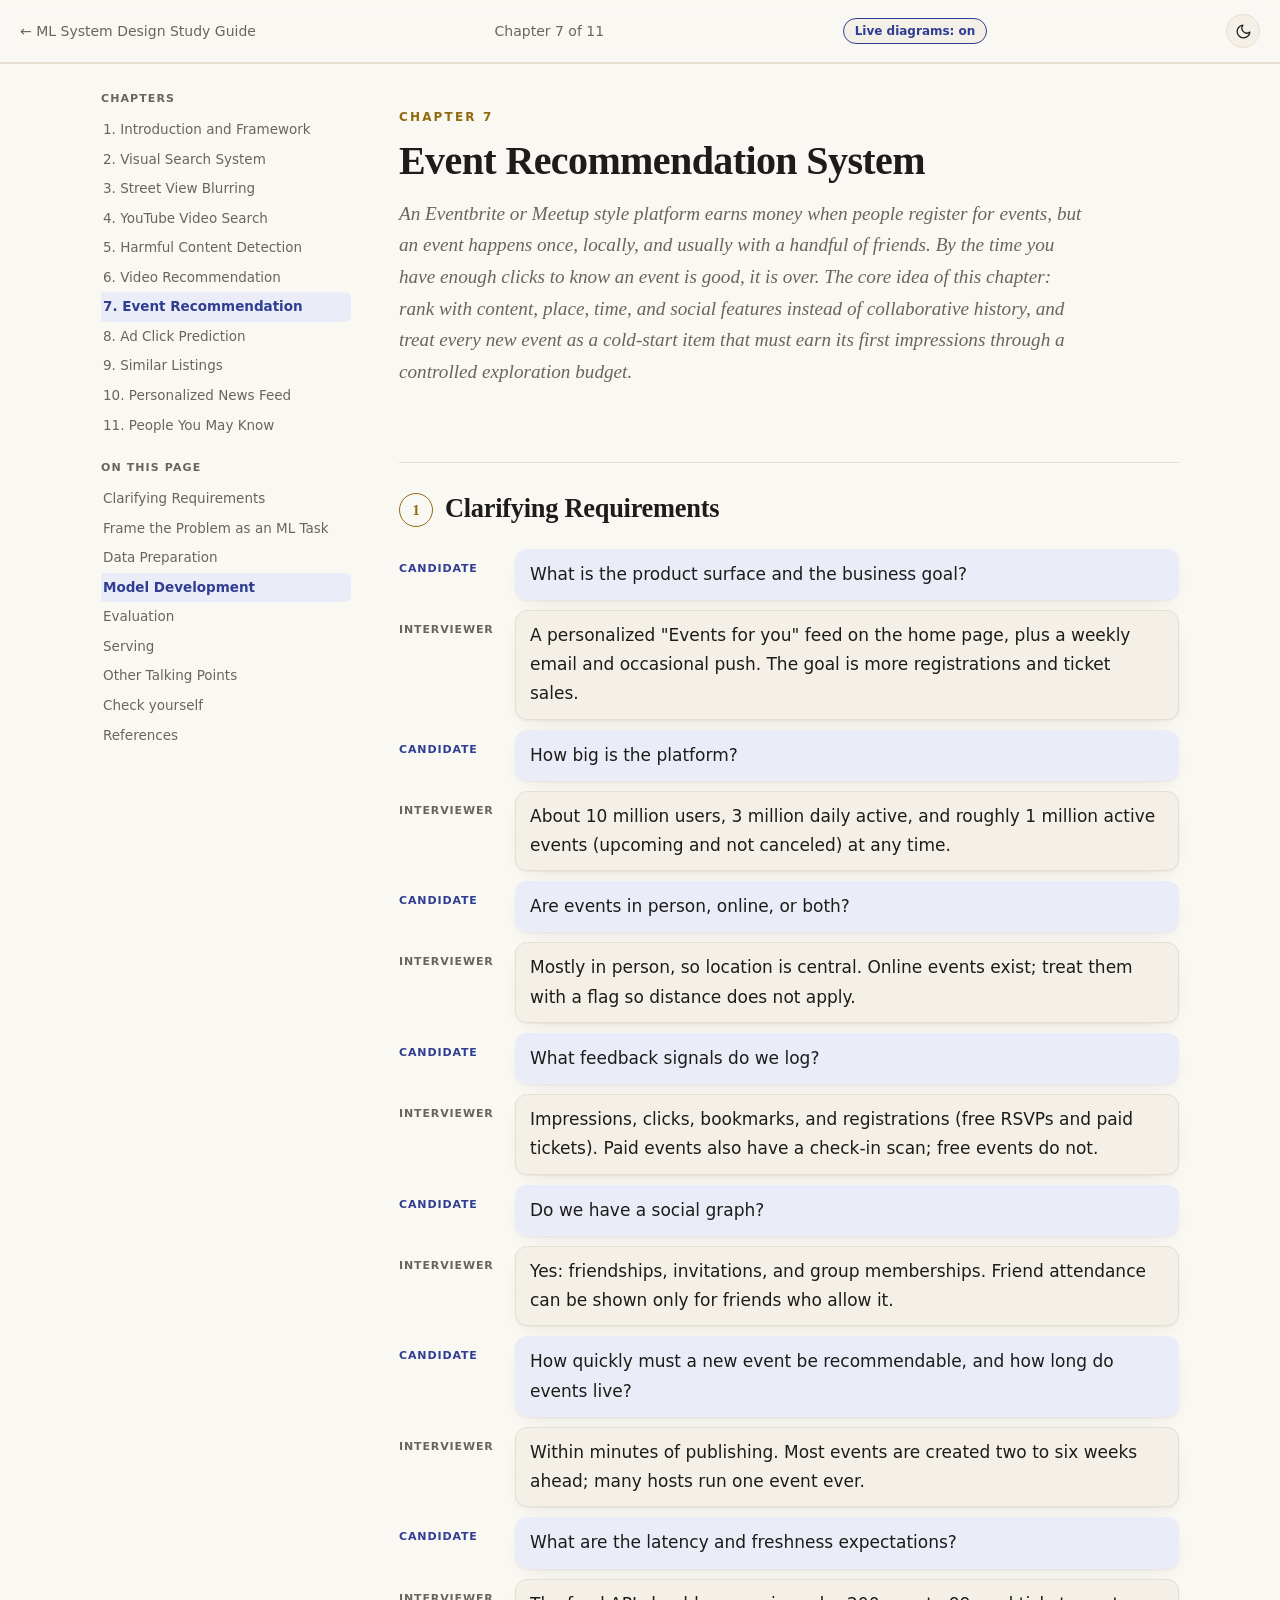
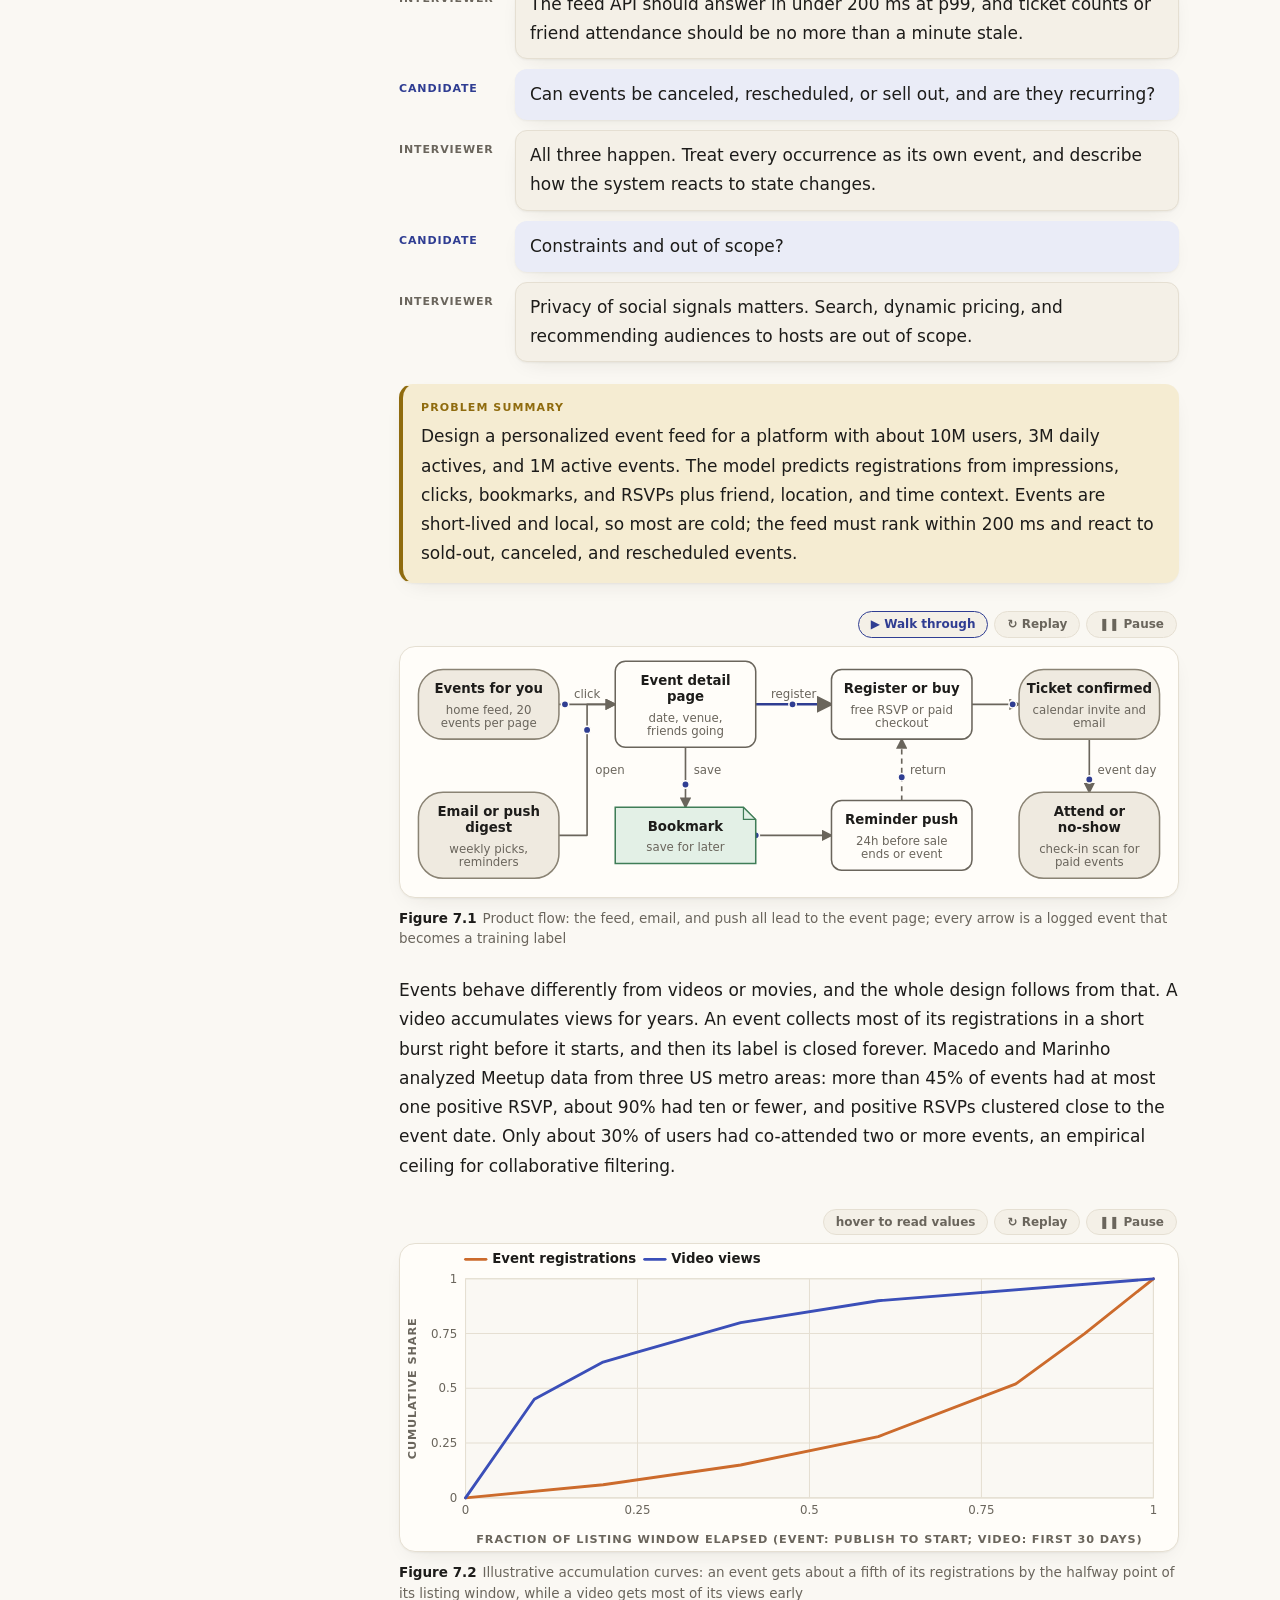
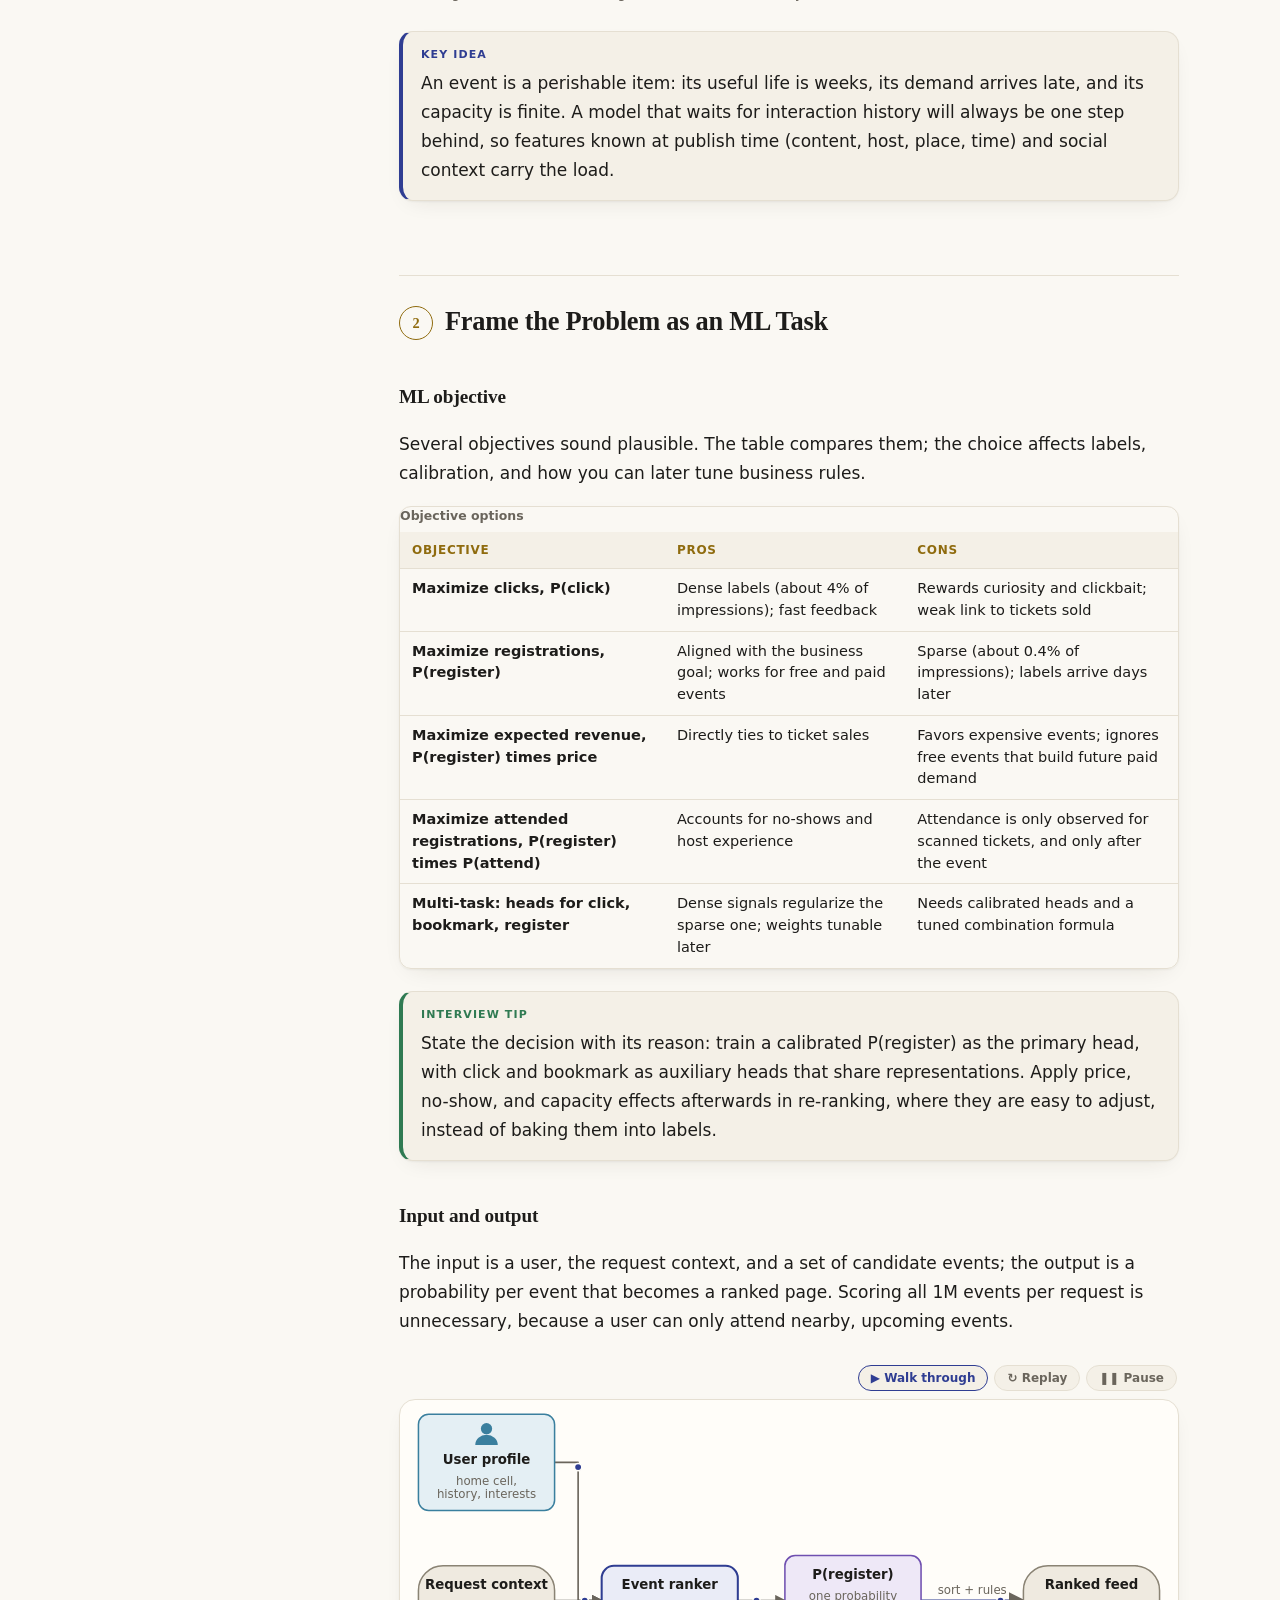
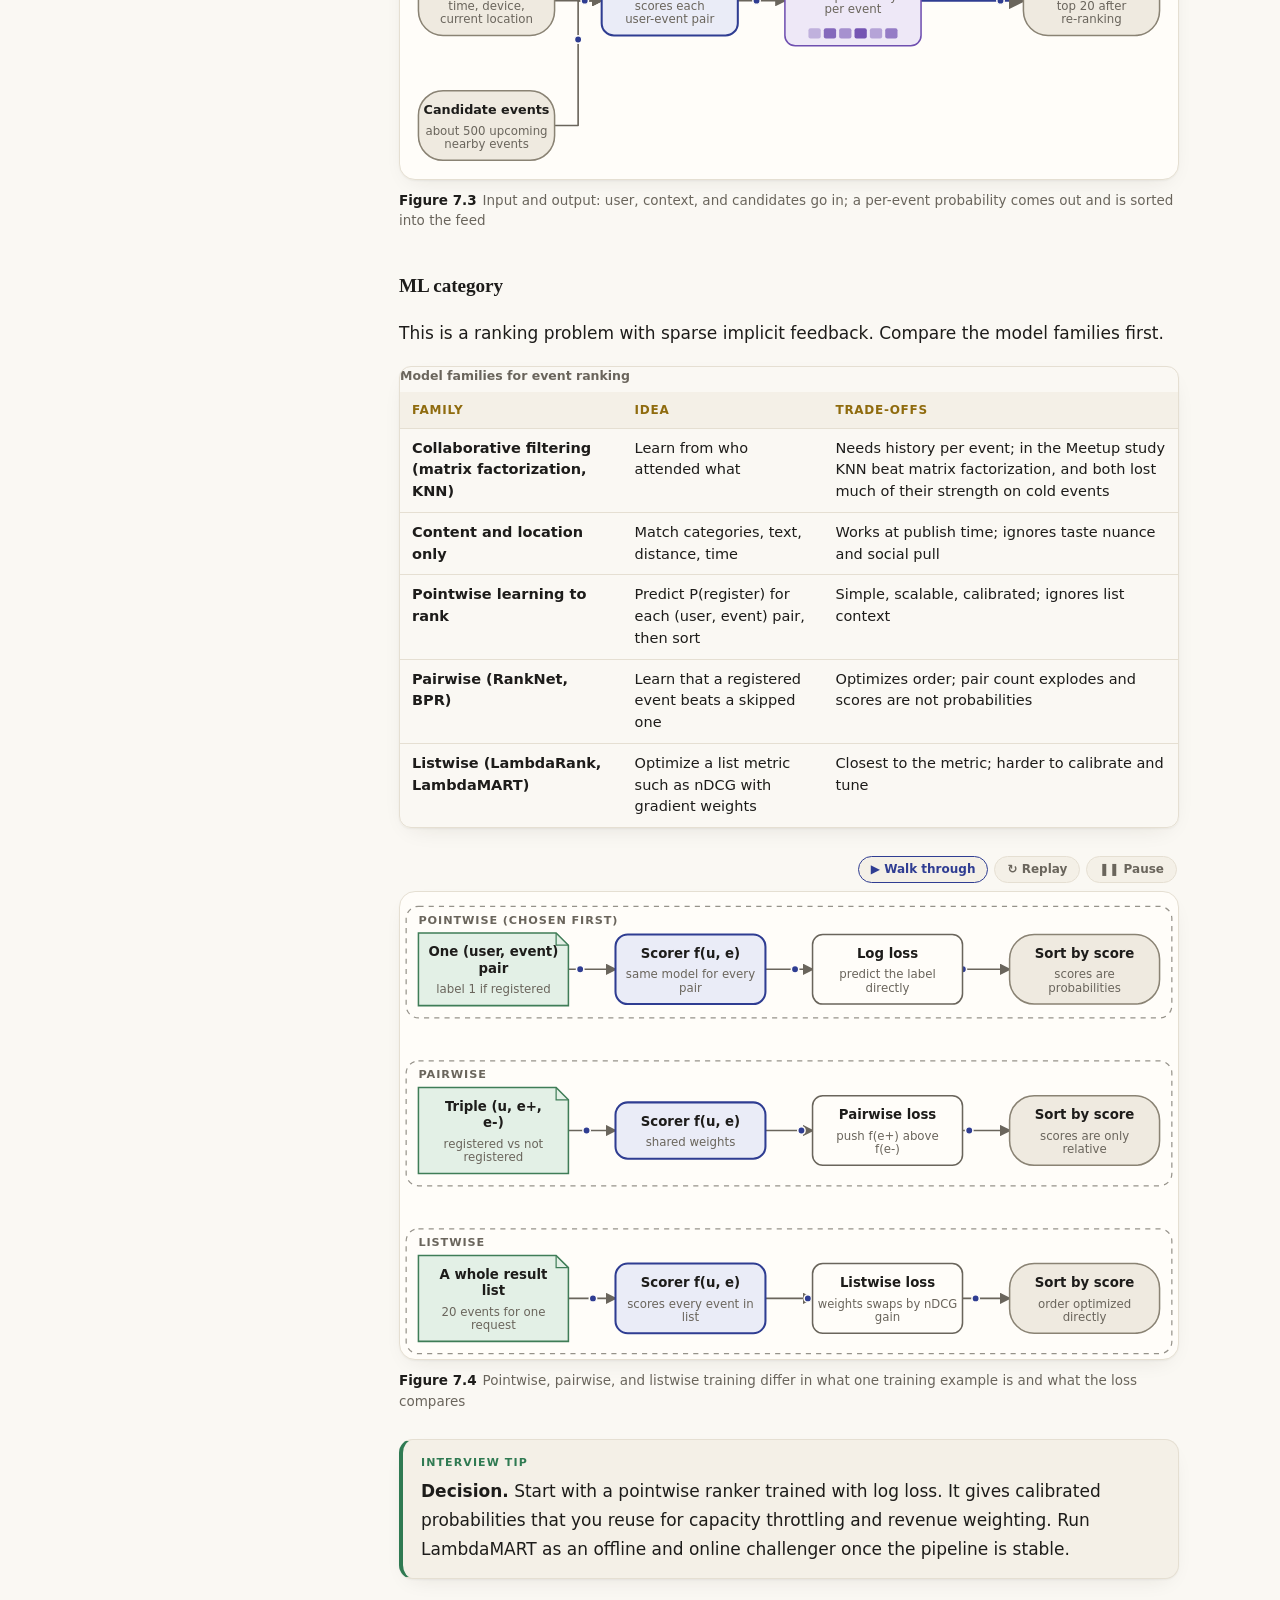
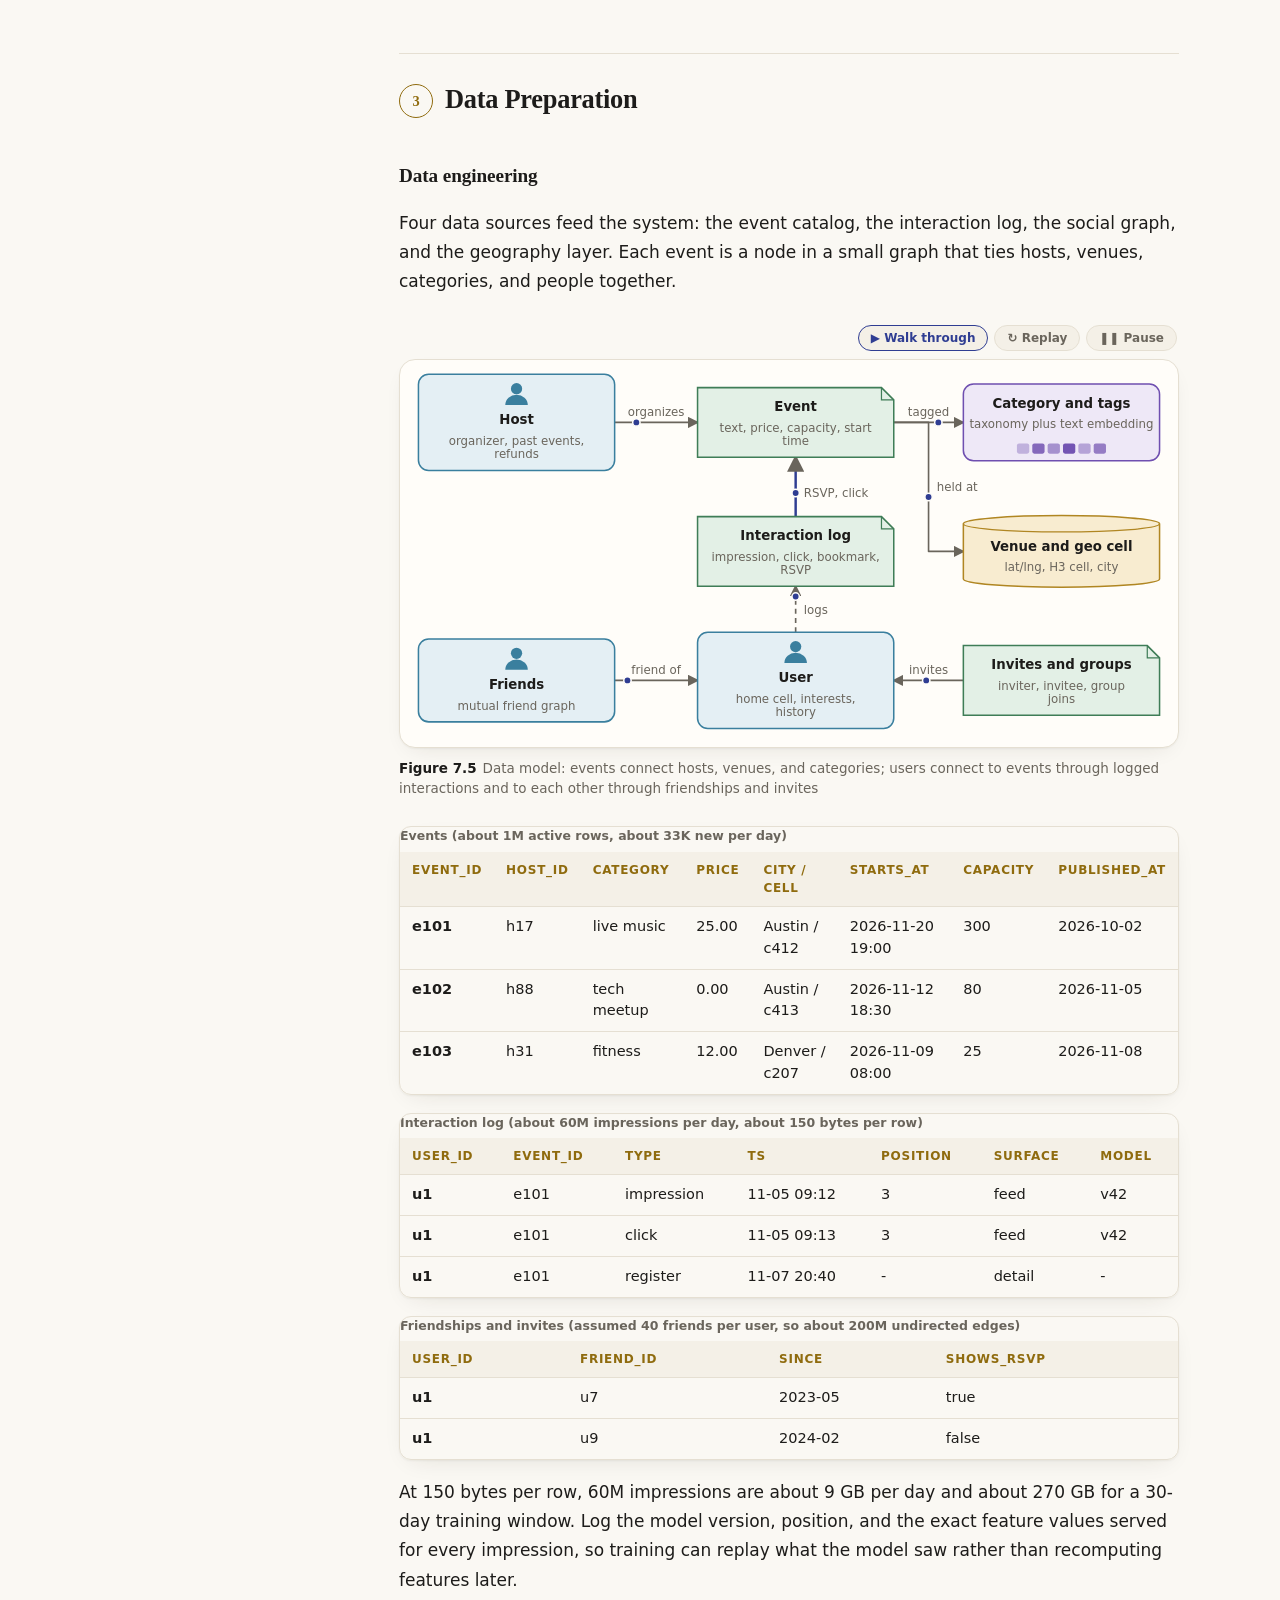
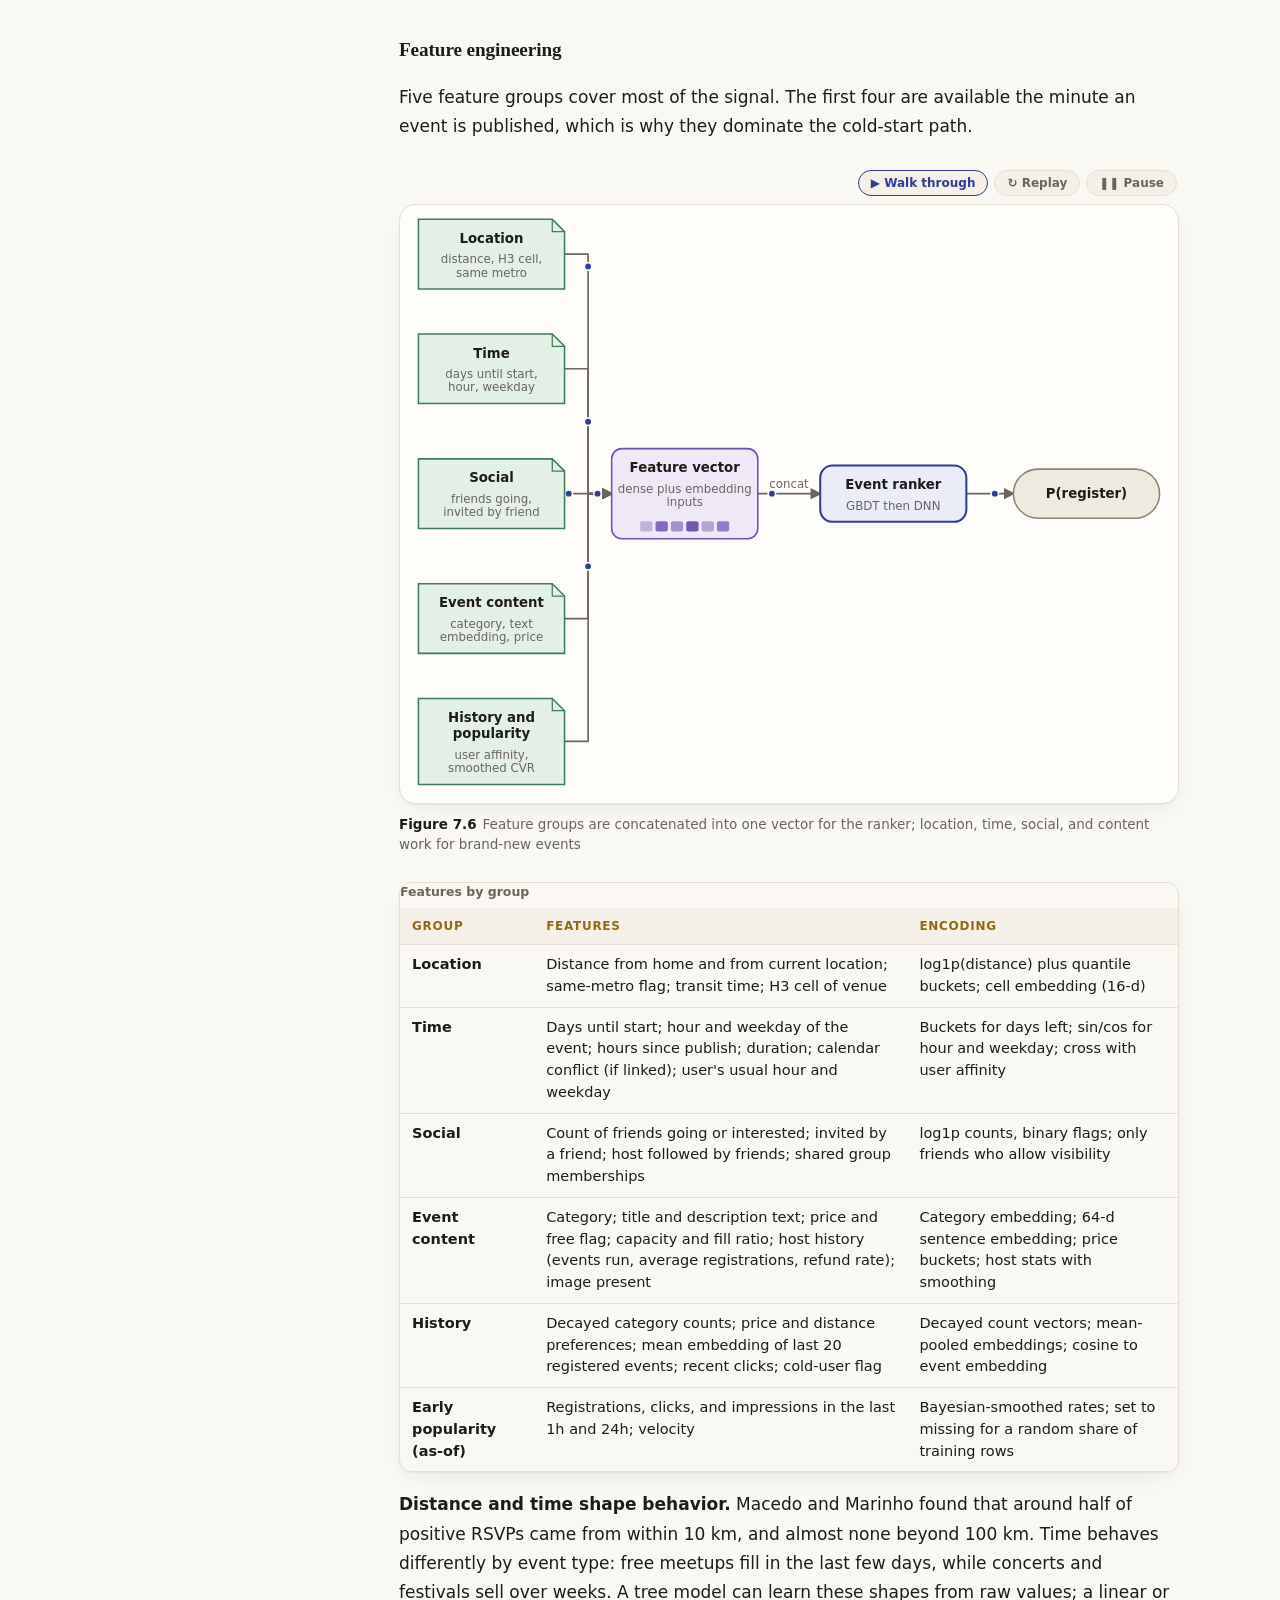
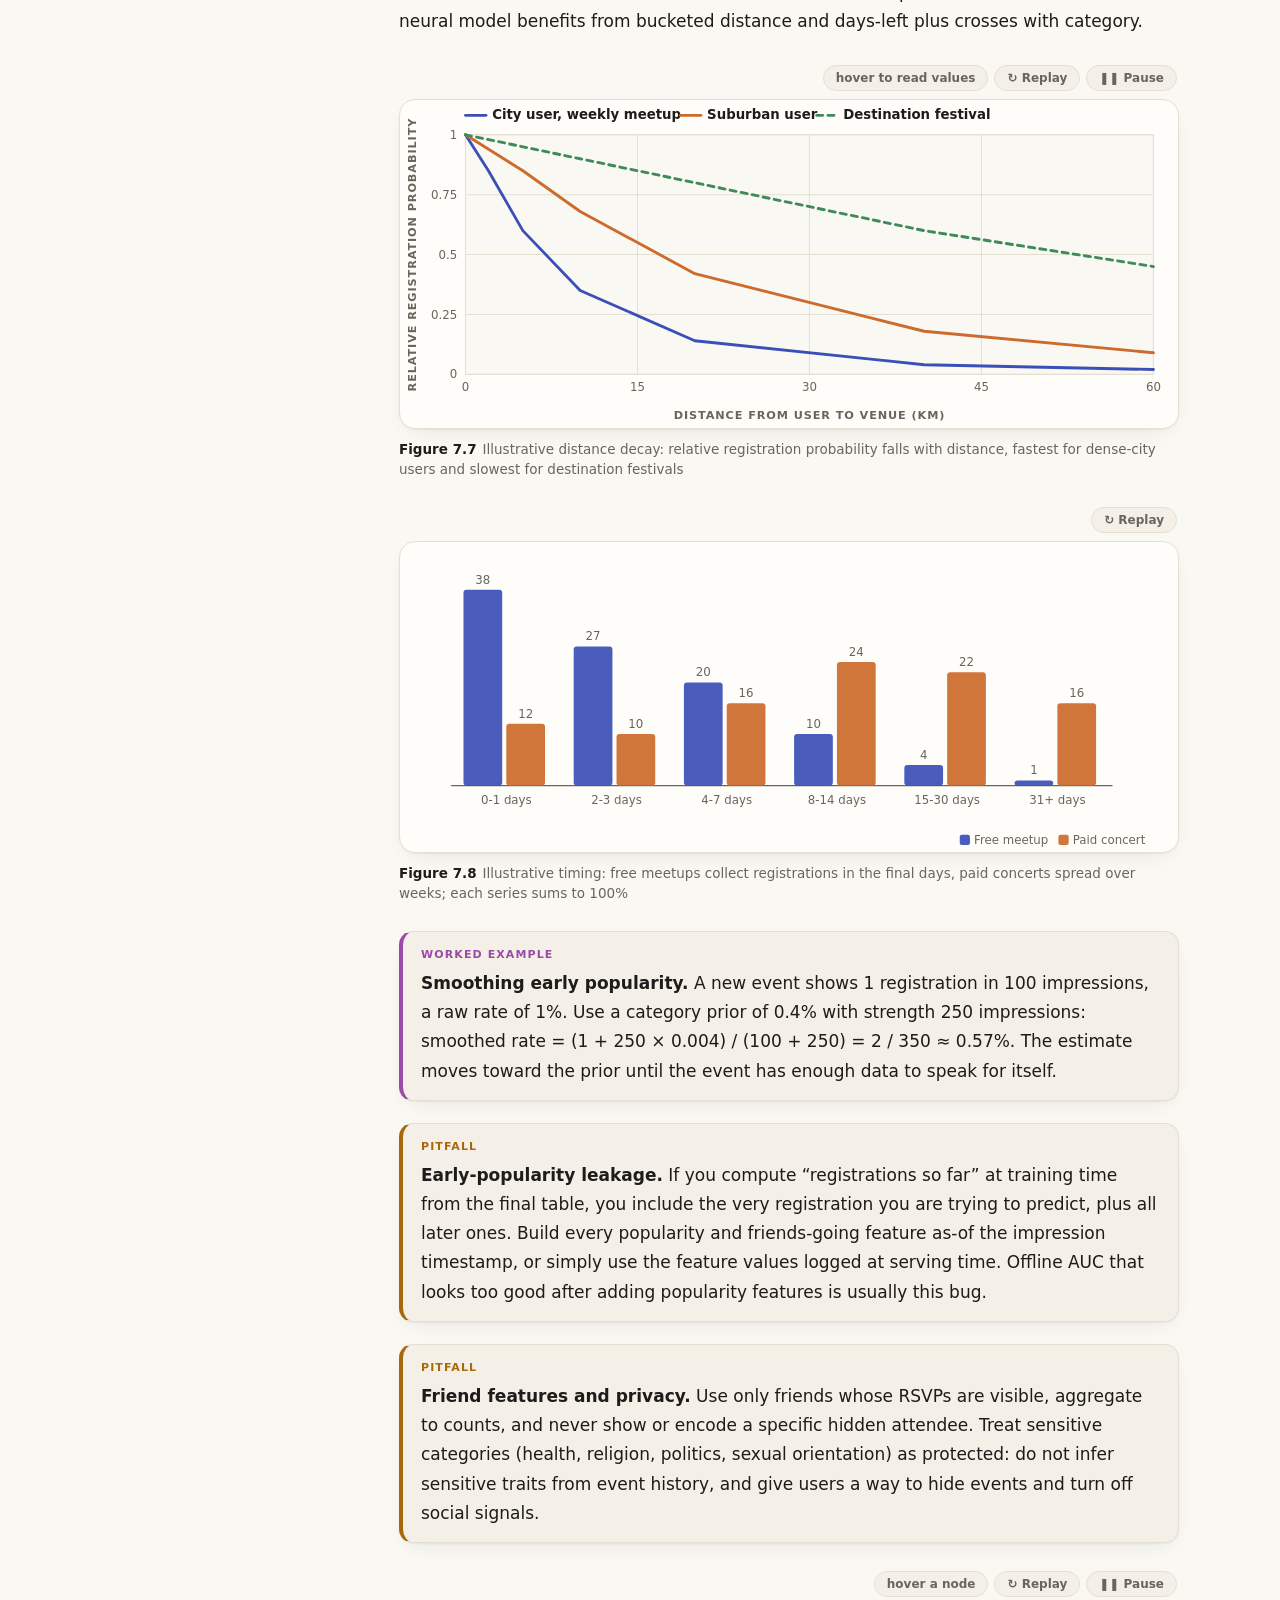
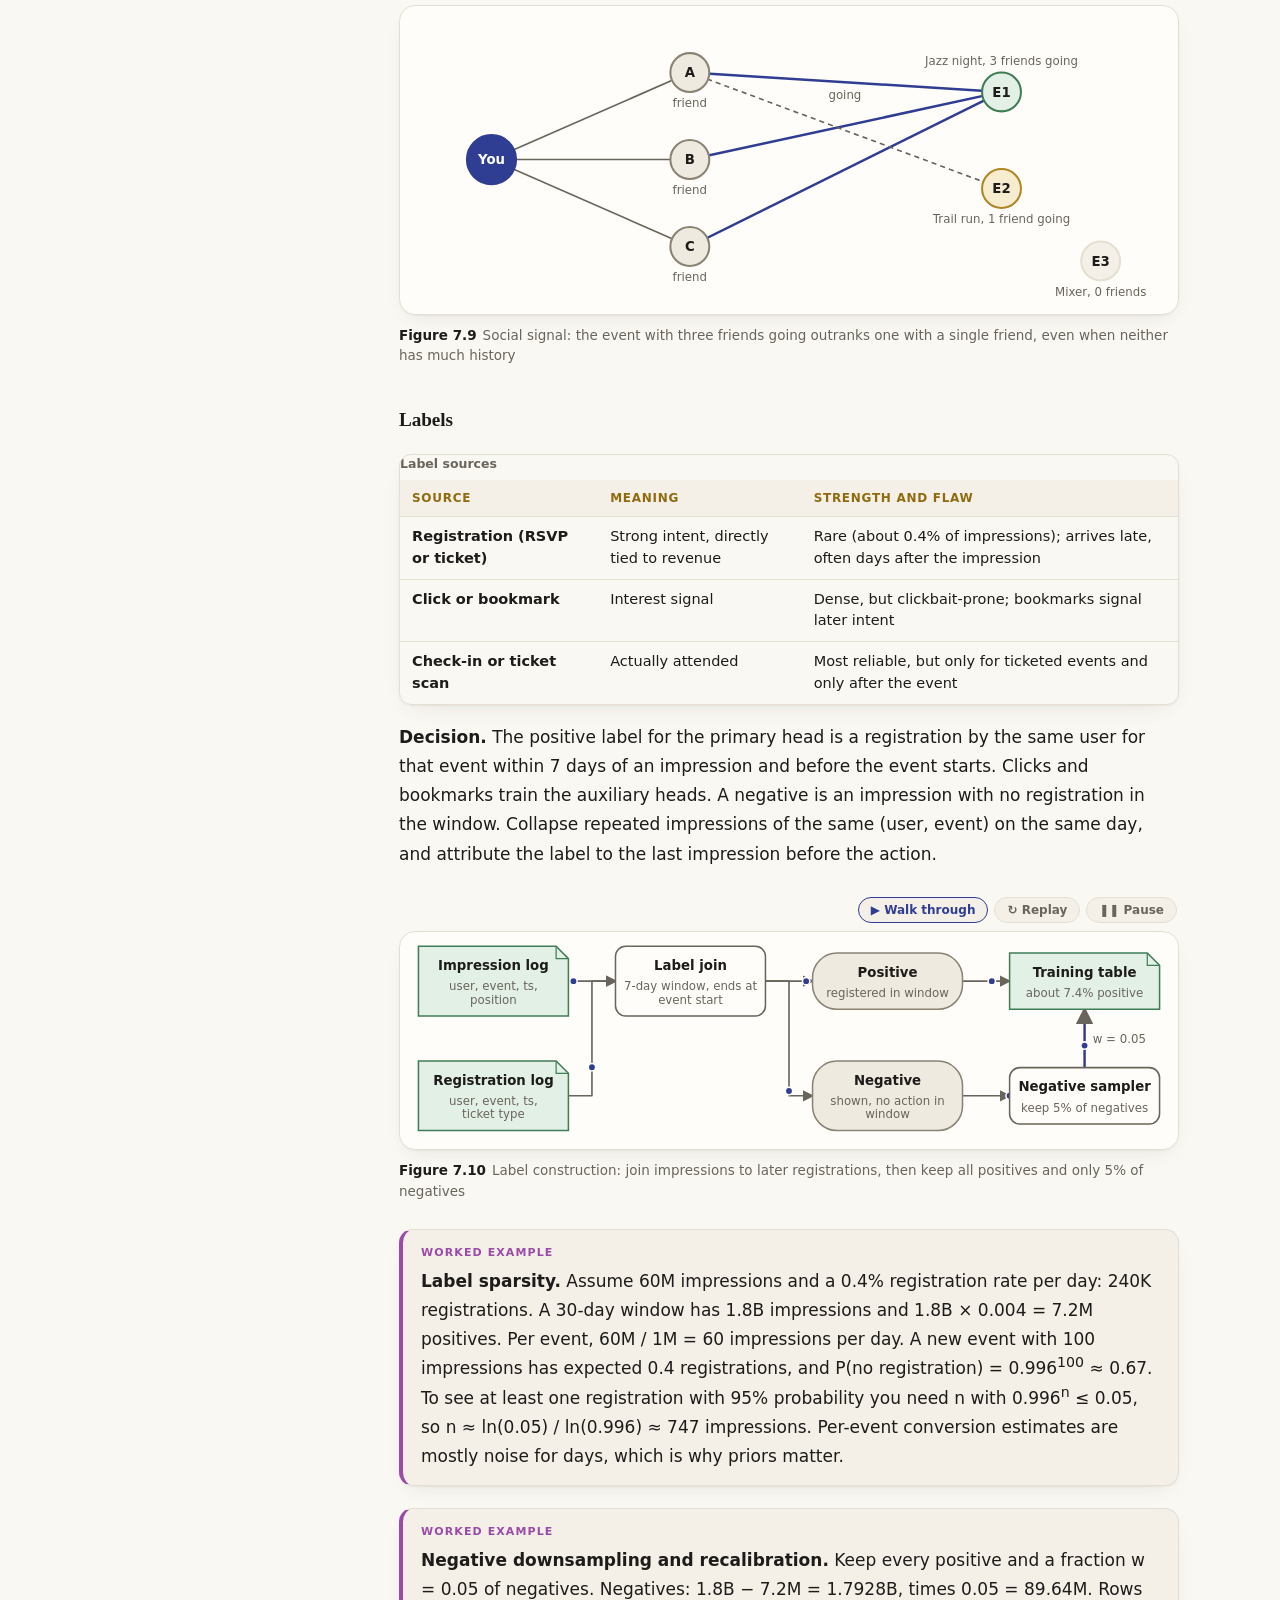
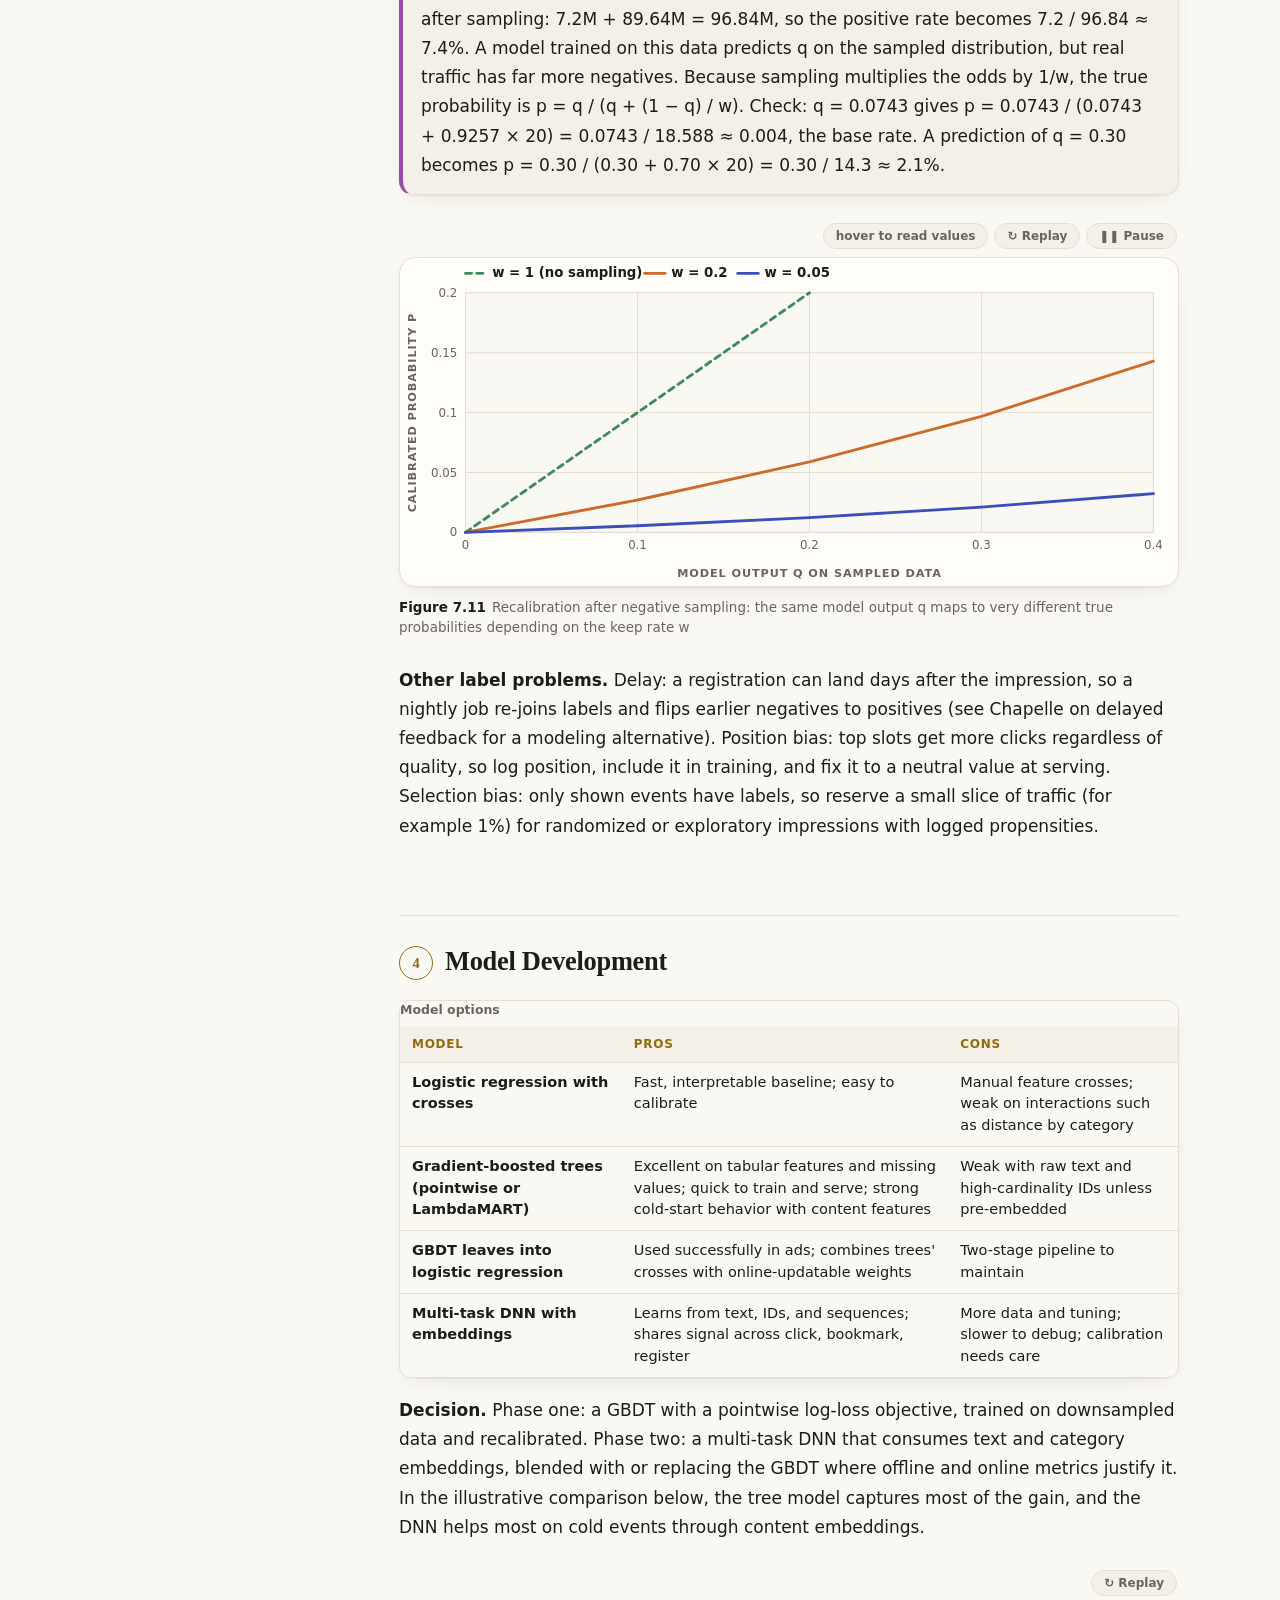
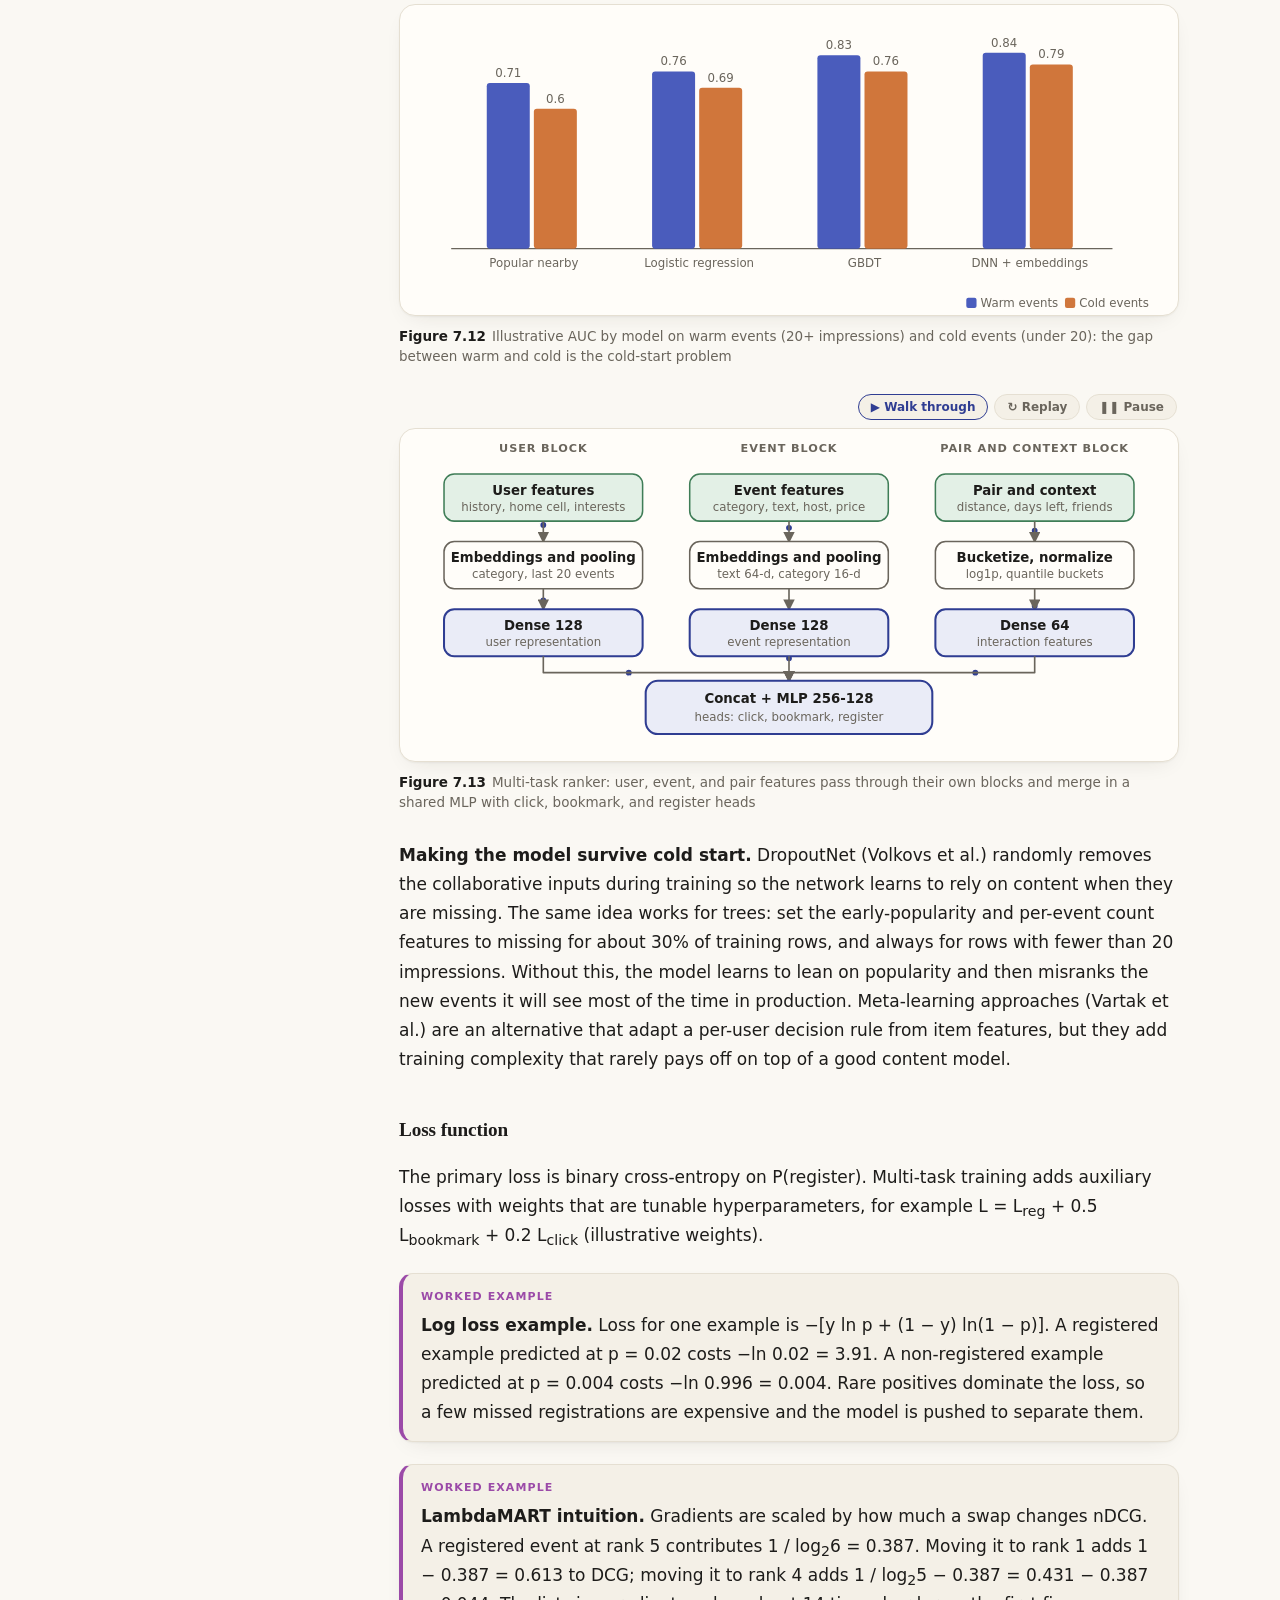
<file: mlsd/event-recommendation.html>
<!doctype html>
<html lang="en">
<head>
<meta charset="utf-8">
<meta name="viewport" content="width=device-width,initial-scale=1">
<title>Event Recommendation System</title>
<script>(function(){try{var t=localStorage.getItem("mlsd-theme");if(t!=="light"&&t!=="dark")t=window.matchMedia&&matchMedia("(prefers-color-scheme: dark)").matches?"dark":"light";document.documentElement.setAttribute("data-theme",t)}catch(e){}})()</script>
<link rel="stylesheet" href="assets/style.css">
</head>
<body data-slug="event-recommendation">
<div class="topbar"><a href="index.html">&larr; ML System Design Study Guide</a><span style="color:var(--muted)">Chapter 7 of 11</span></div>
<div class="layout"><aside class="toc" id="toc"></aside>
<main>
<div class="kicker">Chapter 7</div>
<h1>Event Recommendation System</h1>
<p class="lead">An Eventbrite or Meetup style platform earns money when people register for events, but an event happens once, locally, and usually with a handful of friends. By the time you have enough clicks to know an event is good, it is over. The core idea of this chapter: rank with content, place, time, and social features instead of collaborative history, and treat every new event as a cold-start item that must earn its first impressions through a controlled exploration budget.</p>

<h2>Clarifying Requirements</h2>
<div class="dlg">
<div class="turn c"><span>Candidate</span><p>What is the product surface and the business goal?</p></div>
<div class="turn i"><span>Interviewer</span><p>A personalized "Events for you" feed on the home page, plus a weekly email and occasional push. The goal is more registrations and ticket sales.</p></div>
<div class="turn c"><span>Candidate</span><p>How big is the platform?</p></div>
<div class="turn i"><span>Interviewer</span><p>About 10 million users, 3 million daily active, and roughly 1 million active events (upcoming and not canceled) at any time.</p></div>
<div class="turn c"><span>Candidate</span><p>Are events in person, online, or both?</p></div>
<div class="turn i"><span>Interviewer</span><p>Mostly in person, so location is central. Online events exist; treat them with a flag so distance does not apply.</p></div>
<div class="turn c"><span>Candidate</span><p>What feedback signals do we log?</p></div>
<div class="turn i"><span>Interviewer</span><p>Impressions, clicks, bookmarks, and registrations (free RSVPs and paid tickets). Paid events also have a check-in scan; free events do not.</p></div>
<div class="turn c"><span>Candidate</span><p>Do we have a social graph?</p></div>
<div class="turn i"><span>Interviewer</span><p>Yes: friendships, invitations, and group memberships. Friend attendance can be shown only for friends who allow it.</p></div>
<div class="turn c"><span>Candidate</span><p>How quickly must a new event be recommendable, and how long do events live?</p></div>
<div class="turn i"><span>Interviewer</span><p>Within minutes of publishing. Most events are created two to six weeks ahead; many hosts run one event ever.</p></div>
<div class="turn c"><span>Candidate</span><p>What are the latency and freshness expectations?</p></div>
<div class="turn i"><span>Interviewer</span><p>The feed API should answer in under 200 ms at p99, and ticket counts or friend attendance should be no more than a minute stale.</p></div>
<div class="turn c"><span>Candidate</span><p>Can events be canceled, rescheduled, or sell out, and are they recurring?</p></div>
<div class="turn i"><span>Interviewer</span><p>All three happen. Treat every occurrence as its own event, and describe how the system reacts to state changes.</p></div>
<div class="turn c"><span>Candidate</span><p>Constraints and out of scope?</p></div>
<div class="turn i"><span>Interviewer</span><p>Privacy of social signals matters. Search, dynamic pricing, and recommending audiences to hosts are out of scope.</p></div>
</div>
<div class="summary"><p>Design a personalized event feed for a platform with about 10M users, 3M daily actives, and 1M active events. The model predicts registrations from impressions, clicks, bookmarks, and RSVPs plus friend, location, and time context. Events are short-lived and local, so most are cold; the feed must rank within 200 ms and react to sold-out, canceled, and rescheduled events.</p></div>

<script type="application/json" class="dg" data-cap="Product flow: the feed, email, and push all lead to the event page; every arrow is a logged event that becomes a training label">
{"type":"graph","cols":4,
 "nodes":[
  {"id":"feed","t":"Events for you","s":"home feed, 20 events per page","c":0,"r":0,"k":"io"},
  {"id":"detail","t":"Event detail page","s":"date, venue, friends going","c":1,"r":0},
  {"id":"co","t":"Register or buy","s":"free RSVP or paid checkout","c":2,"r":0},
  {"id":"conf","t":"Ticket confirmed","s":"calendar invite and email","c":3,"r":0,"k":"io"},
  {"id":"dig","t":"Email or push digest","s":"weekly picks, reminders","c":0,"r":1,"k":"io"},
  {"id":"bm","t":"Bookmark","s":"save for later","c":1,"r":1,"k":"data"},
  {"id":"rem","t":"Reminder push","s":"24h before sale ends or event","c":2,"r":1},
  {"id":"att","t":"Attend or no-show","s":"check-in scan for paid events","c":3,"r":1,"k":"io"}],
 "edges":[["feed","detail","click"],["detail","co","register",{"hl":1}],["co","conf"],["dig","detail","open"],["detail","bm","save"],["bm","rem"],["rem","co","return",{"d":1}],["conf","att","event day"]]}
</script>

<p>Events behave differently from videos or movies, and the whole design follows from that. A video accumulates views for years. An event collects most of its registrations in a short burst right before it starts, and then its label is closed forever. Macedo and Marinho analyzed Meetup data from three US metro areas: more than 45% of events had at most one positive RSVP, about 90% had ten or fewer, and positive RSVPs clustered close to the event date. Only about 30% of users had co-attended two or more events, an empirical ceiling for collaborative filtering.</p>

<script type="application/json" class="dg" data-cap="Illustrative accumulation curves: an event gets about a fifth of its registrations by the halfway point of its listing window, while a video gets most of its views early">
{"type":"curve","xl":"Fraction of listing window elapsed (event: publish to start; video: first 30 days)","yl":"Cumulative share","h":300,"series":[
 {"n":"Event registrations","c":1,"lp":4,"pts":[[0,0],[0.2,0.06],[0.4,0.15],[0.6,0.28],[0.8,0.52],[0.9,0.75],[1,1]]},
 {"n":"Video views","c":0,"lp":3,"pts":[[0,0],[0.1,0.45],[0.2,0.62],[0.4,0.8],[0.6,0.9],[1,1]]}]}
</script>

<div class="callout key"><p>An event is a perishable item: its useful life is weeks, its demand arrives late, and its capacity is finite. A model that waits for interaction history will always be one step behind, so features known at publish time (content, host, place, time) and social context carry the load.</p></div>

<h2>Frame the Problem as an ML Task</h2>
<h3>ML objective</h3>
<p>Several objectives sound plausible. The table compares them; the choice affects labels, calibration, and how you can later tune business rules.</p>
<table>
<caption>Objective options</caption>
<tr><th>Objective</th><th>Pros</th><th>Cons</th></tr>
<tr><td>Maximize clicks, P(click)</td><td>Dense labels (about 4% of impressions); fast feedback</td><td>Rewards curiosity and clickbait; weak link to tickets sold</td></tr>
<tr><td>Maximize registrations, P(register)</td><td>Aligned with the business goal; works for free and paid events</td><td>Sparse (about 0.4% of impressions); labels arrive days later</td></tr>
<tr><td>Maximize expected revenue, P(register) times price</td><td>Directly ties to ticket sales</td><td>Favors expensive events; ignores free events that build future paid demand</td></tr>
<tr><td>Maximize attended registrations, P(register) times P(attend)</td><td>Accounts for no-shows and host experience</td><td>Attendance is only observed for scanned tickets, and only after the event</td></tr>
<tr><td>Multi-task: heads for click, bookmark, register</td><td>Dense signals regularize the sparse one; weights tunable later</td><td>Needs calibrated heads and a tuned combination formula</td></tr>
</table>
<div class="callout tip"><p>State the decision with its reason: train a calibrated P(register) as the primary head, with click and bookmark as auxiliary heads that share representations. Apply price, no-show, and capacity effects afterwards in re-ranking, where they are easy to adjust, instead of baking them into labels.</p></div>

<h3>Input and output</h3>
<p>The input is a user, the request context, and a set of candidate events; the output is a probability per event that becomes a ranked page. Scoring all 1M events per request is unnecessary, because a user can only attend nearby, upcoming events.</p>
<script type="application/json" class="dg" data-cap="Input and output: user, context, and candidates go in; a per-event probability comes out and is sorted into the feed">
{"type":"graph","cols":4,
 "nodes":[
  {"id":"u","t":"User profile","s":"home cell, history, interests","c":0,"r":0,"k":"user"},
  {"id":"x","t":"Request context","s":"time, device, current location","c":0,"r":1,"k":"io"},
  {"id":"c","t":"Candidate events","s":"about 500 upcoming nearby events","c":0,"r":2,"k":"io"},
  {"id":"m","t":"Event ranker","s":"scores each user-event pair","c":1,"r":1,"k":"model"},
  {"id":"p","t":"P(register)","s":"one probability per event","c":2,"r":1,"k":"vec"},
  {"id":"l","t":"Ranked feed","s":"top 20 after re-ranking","c":3,"r":1,"k":"io"}],
 "edges":[["u","m"],["x","m"],["c","m"],["m","p"],["p","l","sort + rules",{"hl":1}]]}
</script>

<h3>ML category</h3>
<p>This is a ranking problem with sparse implicit feedback. Compare the model families first.</p>
<table>
<caption>Model families for event ranking</caption>
<tr><th>Family</th><th>Idea</th><th>Trade-offs</th></tr>
<tr><td>Collaborative filtering (matrix factorization, KNN)</td><td>Learn from who attended what</td><td>Needs history per event; in the Meetup study KNN beat matrix factorization, and both lost much of their strength on cold events</td></tr>
<tr><td>Content and location only</td><td>Match categories, text, distance, time</td><td>Works at publish time; ignores taste nuance and social pull</td></tr>
<tr><td>Pointwise learning to rank</td><td>Predict P(register) for each (user, event) pair, then sort</td><td>Simple, scalable, calibrated; ignores list context</td></tr>
<tr><td>Pairwise (RankNet, BPR)</td><td>Learn that a registered event beats a skipped one</td><td>Optimizes order; pair count explodes and scores are not probabilities</td></tr>
<tr><td>Listwise (LambdaRank, LambdaMART)</td><td>Optimize a list metric such as nDCG with gradient weights</td><td>Closest to the metric; harder to calibrate and tune</td></tr>
</table>
<script type="application/json" class="dg" data-cap="Pointwise, pairwise, and listwise training differ in what one training example is and what the loss compares">
{"type":"graph","cols":4,
 "groups":[{"t":"Pointwise (chosen first)","c0":0,"c1":3,"r0":0,"r1":0},{"t":"Pairwise","c0":0,"c1":3,"r0":1,"r1":1},{"t":"Listwise","c0":0,"c1":3,"r0":2,"r1":2}],
 "nodes":[
  {"id":"a1","t":"One (user, event) pair","s":"label 1 if registered","c":0,"r":0,"k":"data"},
  {"id":"a2","t":"Scorer f(u, e)","s":"same model for every pair","c":1,"r":0,"k":"model"},
  {"id":"a3","t":"Log loss","s":"predict the label directly","c":2,"r":0},
  {"id":"a4","t":"Sort by score","s":"scores are probabilities","c":3,"r":0,"k":"io"},
  {"id":"b1","t":"Triple (u, e+, e-)","s":"registered vs not registered","c":0,"r":1,"k":"data"},
  {"id":"b2","t":"Scorer f(u, e)","s":"shared weights","c":1,"r":1,"k":"model"},
  {"id":"b3","t":"Pairwise loss","s":"push f(e+) above f(e-)","c":2,"r":1},
  {"id":"b4","t":"Sort by score","s":"scores are only relative","c":3,"r":1,"k":"io"},
  {"id":"c1","t":"A whole result list","s":"20 events for one request","c":0,"r":2,"k":"data"},
  {"id":"c2","t":"Scorer f(u, e)","s":"scores every event in list","c":1,"r":2,"k":"model"},
  {"id":"c3","t":"Listwise loss","s":"weights swaps by nDCG gain","c":2,"r":2},
  {"id":"c4","t":"Sort by score","s":"order optimized directly","c":3,"r":2,"k":"io"}],
 "edges":[["a1","a2"],["a2","a3"],["a3","a4"],["b1","b2"],["b2","b3"],["b3","b4"],["c1","c2"],["c2","c3"],["c3","c4"]]}
</script>
<div class="callout tip"><p><b>Decision.</b> Start with a pointwise ranker trained with log loss. It gives calibrated probabilities that you reuse for capacity throttling and revenue weighting. Run LambdaMART as an offline and online challenger once the pipeline is stable.</p></div>

<h2>Data Preparation</h2>
<h3>Data engineering</h3>
<p>Four data sources feed the system: the event catalog, the interaction log, the social graph, and the geography layer. Each event is a node in a small graph that ties hosts, venues, categories, and people together.</p>
<script type="application/json" class="dg" data-cap="Data model: events connect hosts, venues, and categories; users connect to events through logged interactions and to each other through friendships and invites">
{"type":"graph","cols":3,
 "nodes":[
  {"id":"h","t":"Host","s":"organizer, past events, refunds","c":0,"r":0,"k":"user"},
  {"id":"e","t":"Event","s":"text, price, capacity, start time","c":1,"r":0,"k":"data"},
  {"id":"t","t":"Category and tags","s":"taxonomy plus text embedding","c":2,"r":0,"k":"vec"},
  {"id":"lg","t":"Interaction log","s":"impression, click, bookmark, RSVP","c":1,"r":1,"k":"data"},
  {"id":"v","t":"Venue and geo cell","s":"lat/lng, H3 cell, city","c":2,"r":1,"k":"store"},
  {"id":"f","t":"Friends","s":"mutual friend graph","c":0,"r":2,"k":"user"},
  {"id":"u","t":"User","s":"home cell, interests, history","c":1,"r":2,"k":"user"},
  {"id":"iv","t":"Invites and groups","s":"inviter, invitee, group joins","c":2,"r":2,"k":"data"}],
 "edges":[["h","e","organizes"],["e","t","tagged"],["e","v","held at"],["lg","e","RSVP, click",{"hl":1}],["u","lg","logs",{"d":1}],["f","u","friend of"],["iv","u","invites"]]}
</script>
<table>
<caption>Events (about 1M active rows, about 33K new per day)</caption>
<tr><th>event_id</th><th>host_id</th><th>category</th><th>price</th><th>city / cell</th><th>starts_at</th><th>capacity</th><th>published_at</th></tr>
<tr><td>e101</td><td>h17</td><td>live music</td><td>25.00</td><td>Austin / c412</td><td>2026-11-20 19:00</td><td>300</td><td>2026-10-02</td></tr>
<tr><td>e102</td><td>h88</td><td>tech meetup</td><td>0.00</td><td>Austin / c413</td><td>2026-11-12 18:30</td><td>80</td><td>2026-11-05</td></tr>
<tr><td>e103</td><td>h31</td><td>fitness</td><td>12.00</td><td>Denver / c207</td><td>2026-11-09 08:00</td><td>25</td><td>2026-11-08</td></tr>
</table>
<table>
<caption>Interaction log (about 60M impressions per day, about 150 bytes per row)</caption>
<tr><th>user_id</th><th>event_id</th><th>type</th><th>ts</th><th>position</th><th>surface</th><th>model</th></tr>
<tr><td>u1</td><td>e101</td><td>impression</td><td>11-05 09:12</td><td>3</td><td>feed</td><td>v42</td></tr>
<tr><td>u1</td><td>e101</td><td>click</td><td>11-05 09:13</td><td>3</td><td>feed</td><td>v42</td></tr>
<tr><td>u1</td><td>e101</td><td>register</td><td>11-07 20:40</td><td>-</td><td>detail</td><td>-</td></tr>
</table>
<table>
<caption>Friendships and invites (assumed 40 friends per user, so about 200M undirected edges)</caption>
<tr><th>user_id</th><th>friend_id</th><th>since</th><th>shows_rsvp</th></tr>
<tr><td>u1</td><td>u7</td><td>2023-05</td><td>true</td></tr>
<tr><td>u1</td><td>u9</td><td>2024-02</td><td>false</td></tr>
</table>
<p>At 150 bytes per row, 60M impressions are about 9 GB per day and about 270 GB for a 30-day training window. Log the model version, position, and the exact feature values served for every impression, so training can replay what the model saw rather than recomputing features later.</p>

<h3>Feature engineering</h3>
<p>Five feature groups cover most of the signal. The first four are available the minute an event is published, which is why they dominate the cold-start path.</p>
<script type="application/json" class="dg" data-cap="Feature groups are concatenated into one vector for the ranker; location, time, social, and content work for brand-new events">
{"type":"graph","cols":4,"gapY":16,
 "nodes":[
  {"id":"g1","t":"Location","s":"distance, H3 cell, same metro","c":0,"r":0,"k":"data"},
  {"id":"g2","t":"Time","s":"days until start, hour, weekday","c":0,"r":1,"k":"data"},
  {"id":"g3","t":"Social","s":"friends going, invited by friend","c":0,"r":2,"k":"data"},
  {"id":"g4","t":"Event content","s":"category, text embedding, price","c":0,"r":3,"k":"data"},
  {"id":"g5","t":"History and popularity","s":"user affinity, smoothed CVR","c":0,"r":4,"k":"data"},
  {"id":"fv","t":"Feature vector","s":"dense plus embedding inputs","c":1,"r":2,"k":"vec"},
  {"id":"rk","t":"Event ranker","s":"GBDT then DNN","c":2,"r":2,"k":"model"},
  {"id":"pr","t":"P(register)","c":3,"r":2,"k":"io"}],
 "edges":[["g1","fv"],["g2","fv"],["g3","fv"],["g4","fv"],["g5","fv"],["fv","rk","concat"],["rk","pr"]]}
</script>
<table>
<caption>Features by group</caption>
<tr><th>Group</th><th>Features</th><th>Encoding</th></tr>
<tr><td>Location</td><td>Distance from home and from current location; same-metro flag; transit time; H3 cell of venue</td><td>log1p(distance) plus quantile buckets; cell embedding (16-d)</td></tr>
<tr><td>Time</td><td>Days until start; hour and weekday of the event; hours since publish; duration; calendar conflict (if linked); user's usual hour and weekday</td><td>Buckets for days left; sin/cos for hour and weekday; cross with user affinity</td></tr>
<tr><td>Social</td><td>Count of friends going or interested; invited by a friend; host followed by friends; shared group memberships</td><td>log1p counts, binary flags; only friends who allow visibility</td></tr>
<tr><td>Event content</td><td>Category; title and description text; price and free flag; capacity and fill ratio; host history (events run, average registrations, refund rate); image present</td><td>Category embedding; 64-d sentence embedding; price buckets; host stats with smoothing</td></tr>
<tr><td>History</td><td>Decayed category counts; price and distance preferences; mean embedding of last 20 registered events; recent clicks; cold-user flag</td><td>Decayed count vectors; mean-pooled embeddings; cosine to event embedding</td></tr>
<tr><td>Early popularity (as-of)</td><td>Registrations, clicks, and impressions in the last 1h and 24h; velocity</td><td>Bayesian-smoothed rates; set to missing for a random share of training rows</td></tr>
</table>
<p><b>Distance and time shape behavior.</b> Macedo and Marinho found that around half of positive RSVPs came from within 10 km, and almost none beyond 100 km. Time behaves differently by event type: free meetups fill in the last few days, while concerts and festivals sell over weeks. A tree model can learn these shapes from raw values; a linear or neural model benefits from bucketed distance and days-left plus crosses with category.</p>
<script type="application/json" class="dg" data-cap="Illustrative distance decay: relative registration probability falls with distance, fastest for dense-city users and slowest for destination festivals">
{"type":"curve","xl":"Distance from user to venue (km)","yl":"Relative registration probability","xmax":60,"series":[
 {"n":"City user, weekly meetup","c":0,"lp":2,"pts":[[0,1],[2,0.85],[5,0.6],[10,0.35],[20,0.14],[40,0.04],[60,0.02]]},
 {"n":"Suburban user","c":1,"lp":3,"pts":[[0,1],[5,0.85],[10,0.68],[20,0.42],[40,0.18],[60,0.09]]},
 {"n":"Destination festival","c":2,"d":1,"lp":4,"pts":[[0,1],[10,0.9],[20,0.8],[40,0.6],[60,0.45]]}]}
</script>
<script type="application/json" class="dg" data-cap="Illustrative timing: free meetups collect registrations in the final days, paid concerts spread over weeks; each series sums to 100%">
{"type":"bars","labels":["0-1 days","2-3 days","4-7 days","8-14 days","15-30 days","31+ days"],"series":[{"n":"Free meetup","v":[38,27,20,10,4,1]},{"n":"Paid concert","v":[12,10,16,24,22,16]}],"fmt":null}
</script>
<div class="callout math"><p><b>Smoothing early popularity.</b> A new event shows 1 registration in 100 impressions, a raw rate of 1%. Use a category prior of 0.4% with strength 250 impressions: smoothed rate = (1 + 250 &times; 0.004) / (100 + 250) = 2 / 350 &asymp; 0.57%. The estimate moves toward the prior until the event has enough data to speak for itself.</p></div>

<div class="callout warn"><p><b>Early-popularity leakage.</b> If you compute &ldquo;registrations so far&rdquo; at training time from the final table, you include the very registration you are trying to predict, plus all later ones. Build every popularity and friends-going feature as-of the impression timestamp, or simply use the feature values logged at serving time. Offline AUC that looks too good after adding popularity features is usually this bug.</p></div>

<div class="callout warn"><p><b>Friend features and privacy.</b> Use only friends whose RSVPs are visible, aggregate to counts, and never show or encode a specific hidden attendee. Treat sensitive categories (health, religion, politics, sexual orientation) as protected: do not infer sensitive traits from event history, and give users a way to hide events and turn off social signals.</p></div>

<script type="application/json" class="dg" data-cap="Social signal: the event with three friends going outranks one with a single friend, even when neither has much history">
{"type":"net","h":300,"nodes":[
 {"id":"me","t":"You","x":8,"y":50,"k":"me"},
 {"id":"a","t":"A","x":36,"y":14,"k":"fr","s":"friend"},
 {"id":"b","t":"B","x":36,"y":50,"k":"fr","s":"friend"},
 {"id":"c","t":"C","x":36,"y":86,"k":"fr","s":"friend"},
 {"id":"e1","t":"E1","x":80,"y":22,"k":"hit","s":"Jazz night, 3 friends going"},
 {"id":"e2","t":"E2","x":80,"y":62,"k":"cand","s":"Trail run, 1 friend going"},
 {"id":"e3","t":"E3","x":94,"y":92,"k":"other","s":"Mixer, 0 friends"}],
 "edges":[["me","a"],["me","b"],["me","c"],["a","e1",{"hl":1,"l":"going"}],["b","e1",{"hl":1}],["c","e1",{"hl":1}],["a","e2",{"d":1}]]}
</script>

<h3>Labels</h3>
<table>
<caption>Label sources</caption>
<tr><th>Source</th><th>Meaning</th><th>Strength and flaw</th></tr>
<tr><td>Registration (RSVP or ticket)</td><td>Strong intent, directly tied to revenue</td><td>Rare (about 0.4% of impressions); arrives late, often days after the impression</td></tr>
<tr><td>Click or bookmark</td><td>Interest signal</td><td>Dense, but clickbait-prone; bookmarks signal later intent</td></tr>
<tr><td>Check-in or ticket scan</td><td>Actually attended</td><td>Most reliable, but only for ticketed events and only after the event</td></tr>
</table>
<p><b>Decision.</b> The positive label for the primary head is a registration by the same user for that event within 7 days of an impression and before the event starts. Clicks and bookmarks train the auxiliary heads. A negative is an impression with no registration in the window. Collapse repeated impressions of the same (user, event) on the same day, and attribute the label to the last impression before the action.</p>
<script type="application/json" class="dg" data-cap="Label construction: join impressions to later registrations, then keep all positives and only 5% of negatives">
{"type":"graph","cols":4,
 "nodes":[
  {"id":"im","t":"Impression log","s":"user, event, ts, position","c":0,"r":0,"k":"data"},
  {"id":"rg","t":"Registration log","s":"user, event, ts, ticket type","c":0,"r":1,"k":"data"},
  {"id":"jn","t":"Label join","s":"7-day window, ends at event start","c":1,"r":0},
  {"id":"po","t":"Positive","s":"registered in window","c":2,"r":0,"k":"io"},
  {"id":"ne","t":"Negative","s":"shown, no action in window","c":2,"r":1,"k":"io"},
  {"id":"sm","t":"Negative sampler","s":"keep 5% of negatives","c":3,"r":1},
  {"id":"tr","t":"Training table","s":"about 7.4% positive","c":3,"r":0,"k":"data"}],
 "edges":[["im","jn"],["rg","jn"],["jn","po"],["jn","ne"],["po","tr"],["ne","sm"],["sm","tr","w = 0.05",{"hl":1}]]}
</script>
<div class="callout math"><p><b>Label sparsity.</b> Assume 60M impressions and a 0.4% registration rate per day: 240K registrations. A 30-day window has 1.8B impressions and 1.8B &times; 0.004 = 7.2M positives. Per event, 60M / 1M = 60 impressions per day. A new event with 100 impressions has expected 0.4 registrations, and P(no registration) = 0.996<sup>100</sup> &asymp; 0.67. To see at least one registration with 95% probability you need n with 0.996<sup>n</sup> &le; 0.05, so n &asymp; ln(0.05) / ln(0.996) &asymp; 747 impressions. Per-event conversion estimates are mostly noise for days, which is why priors matter.</p></div>
<div class="callout math"><p><b>Negative downsampling and recalibration.</b> Keep every positive and a fraction w = 0.05 of negatives. Negatives: 1.8B &minus; 7.2M = 1.7928B, times 0.05 = 89.64M. Rows after sampling: 7.2M + 89.64M = 96.84M, so the positive rate becomes 7.2 / 96.84 &asymp; 7.4%. A model trained on this data predicts q on the sampled distribution, but real traffic has far more negatives. Because sampling multiplies the odds by 1/w, the true probability is p = q / (q + (1 &minus; q) / w). Check: q = 0.0743 gives p = 0.0743 / (0.0743 + 0.9257 &times; 20) = 0.0743 / 18.588 &asymp; 0.004, the base rate. A prediction of q = 0.30 becomes p = 0.30 / (0.30 + 0.70 &times; 20) = 0.30 / 14.3 &asymp; 2.1%.</p></div>
<script type="application/json" class="dg" data-cap="Recalibration after negative sampling: the same model output q maps to very different true probabilities depending on the keep rate w">
{"type":"curve","xl":"Model output q on sampled data","yl":"Calibrated probability p","xmax":0.4,"ymax":0.2,"series":[
 {"n":"w = 1 (no sampling)","c":2,"d":1,"lp":1,"pts":[[0,0],[0.2,0.2]]},
 {"n":"w = 0.2","c":1,"lp":4,"pts":[[0,0],[0.1,0.027],[0.2,0.0588],[0.3,0.0968],[0.4,0.1429]]},
 {"n":"w = 0.05","c":0,"lp":4,"pts":[[0,0],[0.1,0.0055],[0.2,0.0123],[0.3,0.021],[0.4,0.0323]]}]}
</script>
<p><b>Other label problems.</b> Delay: a registration can land days after the impression, so a nightly job re-joins labels and flips earlier negatives to positives (see Chapelle on delayed feedback for a modeling alternative). Position bias: top slots get more clicks regardless of quality, so log position, include it in training, and fix it to a neutral value at serving. Selection bias: only shown events have labels, so reserve a small slice of traffic (for example 1%) for randomized or exploratory impressions with logged propensities.</p>

<h2>Model Development</h2>
<table>
<caption>Model options</caption>
<tr><th>Model</th><th>Pros</th><th>Cons</th></tr>
<tr><td>Logistic regression with crosses</td><td>Fast, interpretable baseline; easy to calibrate</td><td>Manual feature crosses; weak on interactions such as distance by category</td></tr>
<tr><td>Gradient-boosted trees (pointwise or LambdaMART)</td><td>Excellent on tabular features and missing values; quick to train and serve; strong cold-start behavior with content features</td><td>Weak with raw text and high-cardinality IDs unless pre-embedded</td></tr>
<tr><td>GBDT leaves into logistic regression</td><td>Used successfully in ads; combines trees' crosses with online-updatable weights</td><td>Two-stage pipeline to maintain</td></tr>
<tr><td>Multi-task DNN with embeddings</td><td>Learns from text, IDs, and sequences; shares signal across click, bookmark, register</td><td>More data and tuning; slower to debug; calibration needs care</td></tr>
</table>
<p><b>Decision.</b> Phase one: a GBDT with a pointwise log-loss objective, trained on downsampled data and recalibrated. Phase two: a multi-task DNN that consumes text and category embeddings, blended with or replacing the GBDT where offline and online metrics justify it. In the illustrative comparison below, the tree model captures most of the gain, and the DNN helps most on cold events through content embeddings.</p>
<script type="application/json" class="dg" data-cap="Illustrative AUC by model on warm events (20+ impressions) and cold events (under 20): the gap between warm and cold is the cold-start problem">
{"type":"bars","labels":["Popular nearby","Logistic regression","GBDT","DNN + embeddings"],"series":[{"n":"Warm events","v":[0.71,0.76,0.83,0.84]},{"n":"Cold events","v":[0.6,0.69,0.76,0.79]}]}
</script>
<script type="application/json" class="dg" data-cap="Multi-task ranker: user, event, and pair features pass through their own blocks and merge in a shared MLP with click, bookmark, and register heads">
{"type":"stack","cols":[
 {"t":"User block","layers":[{"t":"User features","s":"history, home cell, interests"},{"t":"Embeddings and pooling","s":"category, last 20 events"},{"t":"Dense 128","s":"user representation","k":"model"}]},
 {"t":"Event block","layers":[{"t":"Event features","s":"category, text, host, price"},{"t":"Embeddings and pooling","s":"text 64-d, category 16-d"},{"t":"Dense 128","s":"event representation","k":"model"}]},
 {"t":"Pair and context block","layers":[{"t":"Pair and context","s":"distance, days left, friends"},{"t":"Bucketize, normalize","s":"log1p, quantile buckets"},{"t":"Dense 64","s":"interaction features","k":"model"}]}],
 "join":{"t":"Concat + MLP 256-128","s":"heads: click, bookmark, register"}}
</script>
<p><b>Making the model survive cold start.</b> DropoutNet (Volkovs et al.) randomly removes the collaborative inputs during training so the network learns to rely on content when they are missing. The same idea works for trees: set the early-popularity and per-event count features to missing for about 30% of training rows, and always for rows with fewer than 20 impressions. Without this, the model learns to lean on popularity and then misranks the new events it will see most of the time in production. Meta-learning approaches (Vartak et al.) are an alternative that adapt a per-user decision rule from item features, but they add training complexity that rarely pays off on top of a good content model.</p>

<h3>Loss function</h3>
<p>The primary loss is binary cross-entropy on P(register). Multi-task training adds auxiliary losses with weights that are tunable hyperparameters, for example L = L<sub>reg</sub> + 0.5 L<sub>bookmark</sub> + 0.2 L<sub>click</sub> (illustrative weights).</p>
<div class="callout math"><p><b>Log loss example.</b> Loss for one example is &minus;[y ln p + (1 &minus; y) ln(1 &minus; p)]. A registered example predicted at p = 0.02 costs &minus;ln 0.02 = 3.91. A non-registered example predicted at p = 0.004 costs &minus;ln 0.996 = 0.004. Rare positives dominate the loss, so a few missed registrations are expensive and the model is pushed to separate them.</p></div>
<div class="callout math"><p><b>LambdaMART intuition.</b> Gradients are scaled by how much a swap changes nDCG. A registered event at rank 5 contributes 1 / log<sub>2</sub>6 = 0.387. Moving it to rank 1 adds 1 &minus; 0.387 = 0.613 to DCG; moving it to rank 4 adds 1 / log<sub>2</sub>5 &minus; 0.387 = 0.431 &minus; 0.387 = 0.044. The listwise gradient pushes about 14 times harder on the first fix.</p></div>

<h3>Training data construction and splitting</h3>
<p>Split by time, not at random. A random split puts the same event, host, and friend neighborhood in both train and test, so the model memorizes event identity and the offline score overstates production quality. Leave a gap equal to the label window so training never sees labels that would not exist yet in production, and test mainly on events that were new in the test period.</p>
<script type="application/json" class="dg" data-cap="Time-based split with a label gap: the test period contains events and registrations the model could not have seen">
{"type":"graph","cols":5,
 "groups":[{"t":"Random split","c0":0,"c1":4,"r0":0,"r1":0},{"t":"Time-based split (use this)","c0":0,"c1":4,"r0":1,"r1":1}],
 "nodes":[
  {"id":"rs","t":"Shuffle all impressions","s":"same events land in train and test","c":0,"r":0,"cs":5,"k":"img"},
  {"id":"tr","t":"Train","s":"days 1 to 53","c":0,"r":1,"cs":2,"k":"data"},
  {"id":"va","t":"Validate","s":"days 54 to 60","c":2,"r":1,"k":"data"},
  {"id":"gp","t":"Label gap","s":"days 61 to 67","c":3,"r":1},
  {"id":"te","t":"Test","s":"days 68 to 74","c":4,"r":1,"k":"model"}],
 "edges":[["tr","va"],["va","gp"],["gp","te"]]}
</script>
<table>
<caption>Retraining cadence versus streaming updates</caption>
<tr><th>Component</th><th>Update cadence</th><th>Why</th></tr>
<tr><td>Event text embeddings</td><td>At publish time</td><td>Content never changes; new events need vectors immediately</td></tr>
<tr><td>Ranker weights</td><td>Daily full retrain on the last 30 days</td><td>Taste drifts slowly; daily retraining catches seasonality and new categories</td></tr>
<tr><td>Calibration layer</td><td>Hourly, on the last few hours</td><td>Cheap fix for traffic mix shifts without retraining the whole model</td></tr>
<tr><td>Counters (popularity, tickets left, friends going)</td><td>Seconds, from the stream</td><td>These are the features that change fastest and decide sold-out behavior</td></tr>
<tr><td>Exploration posteriors</td><td>Minutes</td><td>Allocation of new-event impressions should react as evidence arrives</td></tr>
</table>
<div class="callout tip"><p>Be explicit about why not fully online learning: feedback loops and noisy labels can drift the model, rollbacks are hard, and a bad update affects live traffic immediately. Fresh features plus daily retraining plus an hourly calibration step gives most of the benefit with far less risk.</p></div>

<h2>Evaluation</h2>
<h3>Offline metrics</h3>
<p>Evaluate per request on time-split data. Use a single running example: a user has 10 events in the offline candidate set ranked by the model. The user registered for the events at ranks 2 and 5, and a third registered event sits at rank 14 outside the top 10.</p>
<script type="application/json" class="dg" data-cap="Top 5 of the running example (highlighted events were registered): the model puts registrations at ranks 2 and 5">
{"type":"ranklist","ql":"User u1","q":"Fri 7pm, Austin","qs":"ranked by P(register)","items":[
 {"t":"Rooftop jazz night","s":"p = 0.062, not registered","v":0.62,"sc":"0.062"},
 {"t":"Python meetup: async IO","s":"p = 0.058, registered","v":0.58,"sc":"0.058","hl":1},
 {"t":"Sunday trail run","s":"p = 0.044, not registered","v":0.44,"sc":"0.044"},
 {"t":"Food truck festival","s":"p = 0.041, not registered","v":0.41,"sc":"0.041"},
 {"t":"Indie film social","s":"p = 0.037, registered","v":0.37,"sc":"0.037","hl":1}]}
</script>
<table>
<caption>Offline metric candidates (running example: relevant at ranks 2, 5, 14)</caption>
<tr><th>Metric</th><th>Definition</th><th>Example</th><th>Flaw</th><th>Decision</th></tr>
<tr><td>Precision@k</td><td>Share of top k that are relevant</td><td>@5: 2/5 = 0.40</td><td>Ignores order inside k and total relevant count</td><td>Report as a sanity check</td></tr>
<tr><td>Recall@k</td><td>Share of all relevant events in top k</td><td>@5: 2/3 = 0.67</td><td>Rewards long lists; ignores order</td><td>Use for candidate generation</td></tr>
<tr><td>mAP</td><td>Mean over relevant items of precision at each hit</td><td>(1/2 + 2/5 + 3/14) / 3 = 0.371</td><td>Binary relevance only</td><td>Use for ranking</td></tr>
<tr><td>nDCG@10</td><td>Position-discounted gain divided by the ideal</td><td>1.018 / 2.131 = 0.478</td><td>Sensitive to graded gains you must choose</td><td>Primary ranking metric</td></tr>
<tr><td>AUC (per user, GAUC)</td><td>Probability a positive outscores a negative</td><td>Scores 0.30, 0.12 vs 0.25, 0.10, 0.05: 5/6 = 0.833</td><td>Dominated by easy negatives; blind to calibration</td><td>Secondary, by slice</td></tr>
<tr><td>Log loss and calibration</td><td>Quality of probabilities; predicted versus observed rates by bucket</td><td>0.9% predicted vs 0.4% observed = 2.25x over</td><td>Does not measure order</td><td>Gate for capacity and revenue use</td></tr>
</table>
<div class="callout math"><p><b>Recomputing the examples.</b> AP: precision at the hits is 1/2 = 0.5, 2/5 = 0.4, and 3/14 = 0.214; their mean is 1.114 / 3 = 0.371. nDCG@10: DCG = 1 / log<sub>2</sub>3 + 1 / log<sub>2</sub>6 = 0.631 + 0.387 = 1.018 (the third relevant event is outside the top 10). An ideal list would place three relevant events first: IDCG = 1 + 0.631 + 0.5 = 2.131, so nDCG@10 = 1.018 / 2.131 = 0.478. AUC: the 0.30 positive beats all 3 negatives; the 0.12 positive beats 0.10 and 0.05 but loses to 0.25; 3 + 2 = 5 of 6 pairs are correct.</p></div>
<p>Slice every metric by cold versus warm events, city size, free versus paid, and days until start. In the Meetup data, NDCG@20 stayed below about 0.3 even for the best simple recommenders, so expect low absolute numbers and compare relative lift to a popular-nearby baseline. Also keep in mind that logged data only contains shown events; where possible, use the randomized exploration slice or inverse-propensity weighting to check that a gain is not just agreement with the old ranker.</p>

<h3>Online metrics</h3>
<script type="application/json" class="dg" data-cap="Illustrative conversion funnel per 1,000 feed impressions; numbers match the 4% click rate and 0.4% registration rate used throughout">
{"type":"funnel","stages":[
 {"t":"Impressions","s":"events viewed in feed","n":"1,000","m":"100%"},
 {"t":"Clicks","s":"event page opened","n":"40","m":"CTR 4%"},
 {"t":"Bookmark or checkout start","s":"strong intent","n":"12","m":"30% of clicks"},
 {"t":"Registrations","s":"RSVP or paid ticket","n":"4","m":"0.4% of impressions"},
 {"t":"Attended","s":"check-in or scan","n":"3","m":"75% show rate"}]}
</script>
<table>
<caption>Online and guardrail metrics</caption>
<tr><th>Type</th><th>Metric</th><th>Why it matters</th></tr>
<tr><td>Business</td><td>Registrations per session; ticket revenue; attended registrations</td><td>Direct goal; attended registrations protect against no-show inflation</td></tr>
<tr><td>Engagement</td><td>CTR; bookmark rate; click-to-register rate</td><td>Fast signals that explain movement in the primary metric</td></tr>
<tr><td>Cold start</td><td>Share of new events with an impression in the first hour; hours to first registration</td><td>Shows whether exploration is working for new hosts</td></tr>
<tr><td>Guardrail</td><td>Cancellation and refund rate; no-show rate; impressions to sold-out events; hide and report rate; latency p99</td><td>Prevents optimizing sales at the cost of trust or wasted exposure</td></tr>
<tr><td>Marketplace health</td><td>Exposure Gini across hosts; share of exposure to new hosts; notification opt-outs</td><td>Keeps the supply side healthy so future events keep being created</td></tr>
</table>
<div class="callout math"><p><b>Sample size.</b> Take registrations per session as the metric: 10 viewed impressions at 0.4% gives 1 &minus; 0.996<sup>10</sup> &asymp; 0.04 per session, so variance &asymp; 0.04 &times; 0.96 = 0.0384. To detect a 2% relative lift (0.0008 absolute) with 80% power at 5% significance, n per arm &asymp; 2 &times; (1.96 + 0.84)<sup>2</sup> &times; 0.0384 / 0.0008<sup>2</sup> = 15.68 &times; 0.0384 / 6.4&times;10<sup>-7</sup> &asymp; 0.94M sessions. At 6M sessions per day that is under a day on paper, but the real test must still run two to three weeks.</p></div>
<div class="callout warn"><p><b>Two-sided interference.</b> Treatment and control users compete for the same limited tickets. If the new model sells out an event for treatment users, control users lose seats, so the measured lift is partly stolen demand and overstates the platform gain. Friends in different arms also share social signals, and events live for weeks, so one-day tests miss the lifecycle. Randomize by geographic cluster (for example H3 cells at a coarse resolution plus a buffer, or whole metros), run for at least two to three weeks to cover registration timing, compare against a holdout, and track capacity guardrails such as sold-out exposure and refunds. Cluster designs have far fewer independent units, so plan for lower power.</p></div>

<h2>Serving</h2>
<h3>Candidate generation</h3>
<p>Scoring 1M events per request is wasteful. A user in a big metro has a few thousand plausible events inside a 25 km radius (assumed density of about 2 per km<sup>2</sup>), and most of them are irrelevant for a given session. Use several cheap sources, merge, and send about 500 events to the ranker.</p>
<script type="application/json" class="dg" data-cap="Candidate generation: five sources with quotas (200 + 100 + 150 + 30 + 20 = 500) are merged and filtered before ranking">
{"type":"graph","cols":4,"gapY":20,
 "nodes":[
  {"id":"cx","t":"User and context","s":"home cell, time, travel radius","c":0,"r":2,"k":"user"},
  {"id":"s1","t":"Nearby and upcoming","s":"H3 k-ring + time filter, top 200","c":1,"r":0,"k":"store"},
  {"id":"s2","t":"Friends' events","s":"attending or invited, top 100","c":1,"r":1,"k":"data"},
  {"id":"s3","t":"Interest match","s":"embedding ANN, top 150","c":1,"r":2,"k":"vec"},
  {"id":"s4","t":"Followed hosts","s":"new events by hosts, top 30","c":1,"r":3,"k":"data"},
  {"id":"s5","t":"New-event exploration","s":"cold events needing data, 20","c":1,"r":4,"k":"data"},
  {"id":"mg","t":"Merge and filter","s":"dedupe, drop sold out and past","c":2,"r":2},
  {"id":"ot","t":"About 500 candidates","s":"sent to the ranker","c":3,"r":2,"k":"io"}],
 "edges":[["cx","s1"],["cx","s2"],["cx","s3"],["cx","s4"],["cx","s5"],["s1","mg"],["s2","mg"],["s3","mg"],["s4","mg"],["s5","mg"],["mg","ot",{"hl":1}]]}
</script>
<p><b>Geo-index sizing.</b> Index events in a hierarchical grid such as H3 or S2 (or geohash). At H3 resolution 6 a hexagon averages 36.1 km<sup>2</sup> with an edge of 3.7 km; at resolution 7 it is 5.16 km<sup>2</sup> with a 1.4 km edge; at resolution 5 it is 252.9 km<sup>2</sup>. A 25 km radius covers &pi; &times; 25<sup>2</sup> &asymp; 1,963 km<sup>2</sup>, which is 1,963 / 36.1 &asymp; 54 resolution-6 cells, or 61 cells for a k-ring with k = 4 (3k(k+1) + 1 = 61, about 2,200 km<sup>2</sup>). That is 61 posting-list lookups, versus roughly 380 at resolution 7. Fetch cells, then apply an exact distance filter. Keep posting lists keyed by cell and start day so time filters are cheap, and remove events when they start, sell out, or cancel.</p>
<table>
<caption>Why resolution 6 is a reasonable default</caption>
<tr><th>H3 resolution</th><th>Average cell area</th><th>Lookups for 25 km radius</th><th>Trade-off</th></tr>
<tr><td>5</td><td>252.9 km<sup>2</sup></td><td>about 8 to 19</td><td>Few lookups, but each list is long and over-fetches</td></tr>
<tr><td>6</td><td>36.1 km<sup>2</sup></td><td>about 54 to 61</td><td>Balanced; good for metro-scale radius</td></tr>
<tr><td>7</td><td>5.16 km<sup>2</sup></td><td>about 380</td><td>Precise, but many lookups; use adaptively for dense city centers</td></tr>
</table>

<h3>Ranking and re-ranking</h3>
<p>The ranker scores the 500 candidates with fresh features. Re-ranking then applies product rules that a pure probability cannot express.</p>
<script type="application/json" class="dg" data-cap="Re-ranking pipeline: hard filters, diversity, capacity throttling, exploration slots, and fairness shape the final feed">
{"type":"graph","cols":4,
 "nodes":[
  {"id":"sc","t":"Scored candidates","s":"500 events with P(register)","c":0,"r":0,"k":"io"},
  {"id":"ft","t":"Hard filters","s":"canceled, sold out, started, hidden","c":1,"r":0},
  {"id":"dv","t":"Diversity","s":"max 3 per category, 2 per host","c":2,"r":0},
  {"id":"cp","t":"Capacity and urgency","s":"throttle low stock, boost soon","c":3,"r":0},
  {"id":"ex","t":"Exploration slots","s":"1 of every 10 for new events","c":3,"r":1,"k":"model"},
  {"id":"fr","t":"Host fairness","s":"exposure floor and cap per host","c":2,"r":1},
  {"id":"fd","t":"Final feed","s":"20 events per page","c":1,"r":1,"k":"io"}],
 "edges":[["sc","ft"],["ft","dv"],["dv","cp"],["cp","ex"],["ex","fr"],["fr","fd"]]}
</script>
<div class="callout math"><p><b>Capacity-aware throttling.</b> An event has 20 tickets left and the model predicts p = 2% per impression. Expected impressions to fill it = 20 / 0.02 = 1,000. Allow roughly 1.5 times that, about 1,500 impressions, then stop promoting it. Showing it to 10,000 users would burn 9,000 slots on an event that will say &ldquo;sold out&rdquo;. Add expected no-shows for paid tickets only after you measure them: with a 25% no-show rate (assumption) 20 seats could be sold to about 20 / 0.75 &asymp; 27 buyers if the host allows overbooking, otherwise do not.</p></div>

<h3>Serving architecture</h3>
<script type="application/json" class="dg" data-cap="End-to-end architecture: request path, streaming feature updates, and offline training meet at the ranking service">
{"type":"graph","cols":5,
 "groups":[{"t":"Online request path (p99 under 200 ms)","c0":0,"c1":4,"r0":0,"r1":0},{"t":"Near-real-time: streaming features","c0":0,"c1":4,"r0":1,"r1":1},{"t":"Offline: training and registry","c0":0,"c1":4,"r0":2,"r1":2}],
 "nodes":[
  {"id":"api","t":"Feed API","s":"user request","c":0,"r":0,"k":"io"},
  {"id":"cd","t":"Candidate service","s":"geo, time, sources","c":1,"r":0},
  {"id":"ix","t":"Event index","s":"cell + start-day lists","c":2,"r":0,"k":"store"},
  {"id":"rk","t":"Ranking service","s":"GBDT or DNN","c":3,"r":0,"k":"model"},
  {"id":"rr","t":"Re-ranking","s":"rules, capacity, exploration","c":4,"r":0},
  {"id":"lg","t":"Event log stream","s":"impressions, RSVPs","c":0,"r":1,"k":"data"},
  {"id":"fl","t":"Stream processor","s":"windows, counters","c":1,"r":1},
  {"id":"fs","t":"Online feature store","s":"key-value, ms reads","c":2,"r":1,"k":"store"},
  {"id":"lk","t":"Data lake","s":"labeled logs, 30 days","c":0,"r":2,"k":"store"},
  {"id":"tn","t":"Training pipeline","s":"daily retrain","c":1,"r":2,"k":"model"},
  {"id":"rg","t":"Model registry","s":"versions, canary","c":3,"r":2,"k":"store"}],
 "edges":[["api","cd"],["cd","ix","lookup"],["ix","rk","500 events"],["rk","rr"],["api","lg","logged events"],["lg","fl"],["fl","fs"],["fs","rk","fresh features",{"d":1,"hl":1,"sa":"t","sb":"b"}],["lg","lk"],["lk","tn"],["tn","rg","daily model"],["rg","rk","weights",{"d":1,"hl":1}]]}
</script>
<p><b>Latency and scale (assumptions).</b> 3M daily actives with 2 sessions each gives 6M feed requests per day, about 70 per second on average and about 550 per second at an 8x peak. Scoring 500 candidates per request is 550 &times; 500 = 275K scorings per second. At roughly 100 microseconds per scoring for a 300-tree GBDT, that is about 28 cores, so a small fleet with headroom handles it. A plausible budget: candidate lookup 30 ms, feature fetch 20 ms, ranking 40 ms, re-ranking 10 ms, network and serialization 40 ms, leaving margin under 200 ms. Active events at about 2 KB of features each take 2 GB, and 10M users at 1 KB take 10 GB, so the online feature store fits in memory.</p>
<table>
<caption>Failure modes and degradation</caption>
<tr><th>Failure</th><th>Impact</th><th>Fallback</th></tr>
<tr><td>Feature store slow or down</td><td>Missing counts and friend features</td><td>Serve cached values or defaults; GBDT handles missing values; alert on rate of defaults</td></tr>
<tr><td>Ranker unavailable</td><td>No personalized scores</td><td>Per-cell precomputed popular-and-upcoming list refreshed every few minutes</td></tr>
<tr><td>Stream lag</td><td>Stale tickets left; sold-out events shown</td><td>Check event state at read time before rendering; show &ldquo;selling fast&rdquo; only with fresh data</td></tr>
<tr><td>Index out of sync with lifecycle events</td><td>Canceled event appears in feed</td><td>Hard filter against a small event-state cache after ranking</td></tr>
<tr><td>Bad model rollout</td><td>Metric regression</td><td>Canary 1%, automated guardrail checks, one-click rollback to the registry's previous version</td></tr>
</table>
<p><b>Monitoring.</b> Watch calibration (predicted versus observed registration rate per bucket and per city, hourly), feature drift (population stability for distance, days-left, and counts), stream lag, the share of impressions going to sold-out or canceled events, share of new events getting first impressions within an hour, and slice metrics by city size.</p>

<h3>Cold-start strategy for new events</h3>
<p>A new event gets a prior from content, host, place, and time, then earns evidence through a limited exploration budget, and finally graduates to the warm ranker. The exploration budget needs arithmetic: if one position in 10 is reserved, that is 6M impressions per day. With about 33K new events per day (1M active over a 30-day life) each gets about 180 exploratory impressions on average.</p>
<script type="application/json" class="dg" data-cap="Cold-start loop: a content-only prior seeds a Bayesian exploration policy; evidence then moves the event to the warm ranker">
{"type":"graph","cols":4,
 "nodes":[
  {"id":"ne","t":"New event published","s":"no impressions yet","c":0,"r":0,"k":"io"},
  {"id":"ce","t":"Content encoder","s":"text, category, host, price","c":1,"r":0,"k":"model"},
  {"id":"pp","t":"Cold prior P(register)","s":"content-only, dropout-trained","c":2,"r":0,"k":"model"},
  {"id":"ea","t":"Exploration allocator","s":"Thompson sampling on Beta prior","c":3,"r":0},
  {"id":"fb","t":"Early feedback","s":"impressions, clicks, RSVPs","c":3,"r":1,"k":"data"},
  {"id":"po","t":"Posterior update","s":"prior plus observed conversions","c":2,"r":1},
  {"id":"wr","t":"Warm ranker","s":"popularity features switch on","c":1,"r":1,"k":"model"},
  {"id":"nr","t":"Normal ranking","s":"competes on predicted value","c":0,"r":1,"k":"io"}],
 "edges":[["ne","ce"],["ce","pp"],["pp","ea","prior mean"],["ea","fb","slots"],["fb","po"],["po","wr"],["wr","nr"],["pp","po","seed",{"d":1}]]}
</script>
<div class="callout math"><p><b>Bayesian update.</b> Model the event's registration rate as Beta(1, 249), mean 1/250 = 0.4%. After 180 exploratory impressions: with 0 registrations the posterior mean is 1 / 430 = 0.23%; with 2 registrations it is 3 / 430 = 0.70%. Even at 180 impressions, P(zero registrations) = 0.996<sup>180</sup> &asymp; 0.49, so half of average events still have no label; the prior and the content model decide their ranking until real evidence arrives.</p></div>
<script type="application/json" class="dg" data-cap="Illustrative content embedding space: a new event with no RSVPs lands next to similar past events, so its cold prior borrows their conversion behavior">
{"type":"embed","h":320,"seed":9,"nn":3,
 "clusters":[{"n":"Live music","x":160,"y":170,"r":24,"k":8},{"n":"Tech meetups","x":420,"y":120,"r":24,"k":8},{"n":"Food and drink","x":610,"y":210,"r":24,"k":7},{"n":"Fitness and outdoors","x":370,"y":250,"r":20,"k":7}],
 "query":{"x":200,"y":195,"t":"new event, no RSVPs"}}
</script>

<h3>Event lifecycle and notifications</h3>
<p>Every state change must reach the index, the feature store, and registered users. Lifecycle events are first-class messages in the log.</p>
<script type="application/json" class="dg" data-cap="Event lifecycle: each state decides whether the event is rankable, hidden, or purged, and who gets notified">
{"type":"graph","cols":5,
 "nodes":[
  {"id":"d","t":"Draft","s":"not visible","c":0,"r":0,"k":"io"},
  {"id":"p","t":"Published","s":"indexed, cold-start path","c":1,"r":0},
  {"id":"o","t":"On sale","s":"ranked normally","c":2,"r":0,"k":"model"},
  {"id":"l","t":"Started","s":"removed from index","c":3,"r":0},
  {"id":"en","t":"Ended","s":"labels close, attendance logged","c":4,"r":0,"k":"io"},
  {"id":"rs","t":"Rescheduled","s":"re-score, notify registrants","c":1,"r":1},
  {"id":"so","t":"Sold out","s":"hidden, waitlist button","c":2,"r":1},
  {"id":"cn","t":"Canceled","s":"purge, notify, refund","c":3,"r":1}],
 "edges":[["d","p","publish"],["p","o","sales open"],["o","l","start time"],["l","en"],["o","so","stock = 0"],["o","rs","date change"],["rs","p","new date"],["o","cn","host cancels"]]}
</script>
<p><b>Notification timing.</b> Pushes and emails reuse the ranker with a stricter bar and a frequency cap (for example one push per day and three per week). Free meetups benefit from a nudge in the last 48 hours; paid concerts from an early message plus a reminder before the sale closes or stock runs low. Do not notify about an event with only a handful of tickets left, and measure uplift (who registers because of the message) rather than just opens, so the system does not spam users who would have come anyway.</p>

<h3>Challenges</h3>
<table>
<caption>Challenges and approaches</caption>
<tr><th>Challenge</th><th>Approach</th></tr>
<tr><td>Cold start for events</td><td>Content and host priors; dropout-trained ranker; exploration budget with Bayesian updating</td></tr>
<tr><td>Cold start for users</td><td>Home location, onboarding interests, popular nearby by category, time-of-week prior</td></tr>
<tr><td>Speed and freshness</td><td>Streaming counters, daily retraining, hourly calibration, event-state check at read time</td></tr>
<tr><td>Diversity</td><td>Category and host caps; relevance-with-diversity re-ranking; mix of friends, nearby, and discovery</td></tr>
<tr><td>Fairness to organizers</td><td>Exposure floor for new hosts, cap on any host's share, track exposure Gini and conversion by host size</td></tr>
<tr><td>Privacy</td><td>Opt-in friend visibility, aggregated counts, sensitive-category protections, easy hide controls</td></tr>
<tr><td>No-shows</td><td>Attend head where check-in exists; weight attended registrations in revenue-oriented ranking; reminders</td></tr>
</table>

<h2>Other Talking Points</h2>
<ul>
<li>Recurring events as series: model the series for taste and host quality, but score each occurrence with its own date, capacity, and counts, so a sold-out Friday does not hide an open Saturday.</li>
<li>Travelers and moved users: use current location when it is recent, otherwise home cell, because a stale home cell sends a visitor irrelevant suggestions.</li>
<li>Group recommendations: when a user plans with friends, rank for the group using the friends who opt in, since friend attendance is both a feature and a product surface.</li>
<li>Calendar integration: a conflict flag removes events the user cannot attend, which raises precision without touching the model.</li>
<li>Online events: treat distance as not applicable and add timezone handling, otherwise they either dominate or vanish from local feeds.</li>
<li>Spam and fraud: screen fake or scam events with an integrity model before ranking, because the ranker will happily promote an event that converts well and refunds badly.</li>
<li>Explanations: show reasons such as &ldquo;two friends are going&rdquo; or &ldquo;near you&rdquo;; they raise trust and click-to-register rate and give users a way to correct the system.</li>
<li>Seasonality and holidays: add calendar features and keep a seasonal baseline, because Valentine's weekend and festival season break last month's patterns.</li>
<li>Contextual bandits (for example LinUCB) for the exploration slot when the number of candidate new events is large and rewards are delayed.</li>
<li>Host-side value: report to organizers how much exposure they got and why, because supply growth depends on hosts believing the marketplace is fair.</li>
</ul>

<h2 class="nonum">Check yourself</h2>
<p class="qa-intro">Questions are tagged by the level they target. The first set checks Senior-level fundamentals and arithmetic; Staff and Principal questions probe trade-offs, operations, experimentation and organization. Try to answer aloud for two minutes before opening one.</p>
<div class="qa-bar" data-qa></div>
<details class="ans" data-lvl="sr"><summary>Why does collaborative filtering struggle for events, and what carries the signal instead?</summary>Events expire, so each one has few interactions before its label closes. In the Meetup data more than 45% of events had at most one positive RSVP, and only about 30% of users had co-attended two or more events. Content, location, time, host history, and social signals are available at publish time and carry most of the signal.</details>
<details class="ans" data-lvl="sr"><summary>You keep 5% of negatives. The model outputs q = 0.2 on the sampled data. What is the real probability?</summary>p = q / (q + (1 &minus; q) / w) = 0.2 / (0.2 + 0.8 / 0.05) = 0.2 / (0.2 + 16) = 0.2 / 16.2 &asymp; 1.2%. If you skip this step, every downstream rule that uses probabilities (capacity throttling, revenue weighting, notification thresholds) will be about 16 times too confident.</details>
<details class="ans" data-lvl="sr"><summary>Offline AUC jumps after adding a &ldquo;registrations so far&rdquo; feature, but the online test is flat. What happened?</summary>Likely leakage: the feature was computed from the final table, so it included the label and future registrations. Fix it by logging feature values at serving time or building features as-of the impression timestamp, and by randomly dropping popularity features during training so the model also works on new events.</details>
<details class="ans" data-lvl="st"><summary>How would you design the A/B test for a new ranker, given limited tickets?</summary>Individual-level randomization is biased because treatment and control users compete for the same seats. Randomize by metro or coarse geo cluster (with buffers), run two to three weeks to cover registration timing, track sold-out exposure, refunds, and no-shows, and keep a holdout. Expect lower power from fewer clusters. For rough sizing, per-user randomization on registrations per session (variance about 0.0384, 2% relative lift) needs about 0.94M sessions per arm, so the cluster design may require a longer run.</details>
<details class="ans" data-lvl="sr"><summary>An event has 8 tickets left and a predicted conversion of 2% per impression. How many impressions should you allow?</summary>Impressions to fill = 8 / 0.02 = 400. With a 1.5x safety factor, about 600 impressions. After that, throttle promotion and show the event only to high-intent users (friends, bookmarkers), so slots go to events that can still convert.</details>
<details class="ans" data-lvl="sr"><summary>Why H3 resolution 6 for a 25 km candidate radius, and what would change in a dense downtown?</summary>The radius covers about 1,963 km<sup>2</sup>; a resolution-6 cell averages 36.1 km<sup>2</sup>, so about 54 cells (61 with a k = 4 ring) is a small number of lookups. Resolution 7 would need about 380 lookups. In dense downtowns, lists per cell are long, so use resolution 7 adaptively or add category filters to the index key.</details>
<details class="ans" data-lvl="st"><summary>Organizers want exposure, attendees want relevance, and tickets are limited. How do you formulate the objective?</summary><p>Maximize expected registrations subject to capacity and fairness constraints. A capacity-aware score multiplies the predicted conversion by a factor that falls as remaining tickets approach what the pace of current demand will fill, so you stop showing an event that will sell out and give exposure to ones that need it. The impression budget for an event with 8 tickets left at 2 percent conversion is about 8 / 0.02 = 400 impressions.</p><p>Add organizer-side fairness: an exposure floor for new organizers so they can build history, and a cap so a single organizer cannot dominate. Guardrails: refund and cancellation rate, "sold out" disappointment, and organizer retention. Evaluate with marketplace-level experiments, for example randomizing by city, because user-level tests leak across the shared inventory.</p><p class="probe"><b>Likely follow-ups:</b> What is the failure when predicted conversion is miscalibrated? &middot; How do you avoid showing sold-out events during the delay in inventory updates?</p><p class="signal"><b>What makes this Staff-level:</b> You see events as a constrained marketplace, not a pure ranking problem, and you choose the experiment unit to match.</p></details>
<details class="ans" data-lvl="st"><summary>You launch in a brand-new city with no history. What does the system do on day one?</summary><p>Lean on features that transfer: content (category, title text embeddings), time and day patterns, price, host history from other cities, and distance expressed relative to the city's density rather than in absolute kilometers. Use priors from similar cities (clustered by category mix and size) for popularity and for calibration offsets. Add exploration so the first week generates data, and use social signals (friends' registrations, imported contacts) where available.</p><p>Evaluate from the start with a small, randomized exploration slice, and compare the new city's calibration curve to existing cities before trusting scores. Avoid high-capacity ID embeddings in the first weeks; they have no data. Measure time-to-reasonable-quality (days until calibration error falls within tolerance) as a launch KPI.</p><p class="probe"><b>Likely follow-ups:</b> How would you tell that the city-similarity prior is wrong? &middot; What do you do about seasonality you have not seen in this city?</p><p class="signal"><b>What makes this Staff-level:</b> You plan for the cold start as a repeatable launch playbook with its own KPI.</p></details>
<details class="ans" data-lvl="pr"><summary>The business wants push notifications to drive registrations. How do you measure true impact and avoid fatigue?</summary><p>Optimize for incremental registrations, not click rate. Notifications often reach people who would have registered anyway, so a model that predicts click will target the wrong users. Estimate the treatment effect with a randomized holdout (users who would have been messaged but are not) and train an uplift model, or at least rank by predicted lift.</p><p>Control fatigue with per-user budgets, quiet hours, send-time optimization and frequency caps tuned by the opt-out curve. Guardrails: unsubscribe and notification-disable rate, uninstall rate, and long-term engagement of heavily messaged cohorts. Review quarterly: if a cohort's opt-outs rise, the notification program is borrowing from the future.</p><p class="probe"><b>Likely follow-ups:</b> How large must the holdout be and how long does it run? &middot; What would make you turn the channel off for a user?</p><p class="signal"><b>What makes this Principal-level:</b> You distinguish correlation from causal lift and account for the long-term cost of the channel.</p></details>
<details class="ans" data-lvl="st"><summary>AUC is 0.82, but organizers in suburban areas report that their events get almost no exposure. Diagnose.</summary><p>Check for density and popularity bias: features such as distance to city center, venue popularity and past registrations are correlated with location, so the model learns "downtown wins". Slice evaluation by region (impressions per event, calibration per region) before concluding anything; the aggregate AUC hides it. Check position bias and the candidate stage too: a fixed-radius candidate generator can starve suburban events.</p><p>Fixes: calibrate per region, add exposure floors and exploration for under-served areas, adjust candidate radius by density (the H3 resolution choice), and train with propensity weights from logged impressions. Report exposure Gini by region and organizer as a standing fairness metric.</p><p class="probe"><b>Likely follow-ups:</b> How do you separate low exposure from low demand? &middot; What does an exposure floor cost in conversions?</p><p class="signal"><b>What makes this Staff-level:</b> You start from slices and mechanisms (candidate stage, features, bias) before proposing a fix.</p></details>

<h2 class="nonum">References</h2>
<ol class="refs">
<li>de Macedo and Marinho. Event Recommendation in Event-based Social Networks. CEUR Workshop Proceedings Vol-1210, 2014. <a href="https://ceur-ws.org/Vol-1210/SP2014_02.pdf">ceur-ws.org</a></li>
<li>Macedo, Marinho, and Santos. Context-Aware Event Recommendation in Event-based Social Networks. RecSys 2015. <a href="https://dl.acm.org/doi/10.1145/2792838.2800187">dl.acm.org</a></li>
<li>Liu, He, Tian, Lee, McPherson, and Han. Event-based Social Networks: Linking the Online and Offline Social Worlds. KDD 2012. <a href="https://dl.acm.org/doi/abs/10.1145/2339530.2339693">dl.acm.org</a></li>
<li>Volkovs, Yu, and Poutanen. DropoutNet: Addressing Cold Start in Recommender Systems. NeurIPS 2017. <a href="https://papers.nips.cc/paper/7081-dropoutnet-addressing-cold-start-in-recommender-systems">papers.nips.cc</a></li>
<li>Vartak et al. A Meta-Learning Perspective on Cold-Start Recommendations for Items. NeurIPS 2017. <a href="https://papers.nips.cc/paper/2017/hash/51e6d6e679953c6311757004d8cbbba9-Abstract.html">papers.nips.cc</a></li>
<li>He et al. Practical Lessons from Predicting Clicks on Ads at Facebook. ADKDD 2014 (negative downsampling and recalibration). <a href="https://quinonero.net/Publications/predicting-clicks-facebook.pdf">quinonero.net</a></li>
<li>Burges. From RankNet to LambdaRank to LambdaMART: An Overview. Microsoft Research, 2010. <a href="https://www.microsoft.com/en-us/research/publication/from-ranknet-to-lambdarank-to-lambdamart-an-overview/">microsoft.com</a></li>
<li>Rendle et al. BPR: Bayesian Personalized Ranking from Implicit Feedback. UAI 2009. <a href="https://arxiv.org/abs/1205.2618">arxiv.org</a></li>
<li>Li, Chu, Langford, and Schapire. A Contextual-Bandit Approach to Personalized News Article Recommendation. WWW 2010. <a href="https://arxiv.org/abs/1003.0146">arxiv.org</a></li>
<li>Chapelle. Modeling Delayed Feedback in Display Advertising. KDD 2014. <a href="https://dl.acm.org/doi/10.1145/2623330.2623634">dl.acm.org</a></li>
<li>H3 documentation: tables of cell statistics across resolutions. <a href="https://h3geo.org/docs/core-library/restable">h3geo.org</a></li>
<li>Uber Engineering. H3: Uber's Hexagonal Hierarchical Spatial Index. <a href="https://www.uber.com/us/en/blog/h3/">uber.com</a></li>
<li>S2 Geometry Library. <a href="https://s2geometry.io/">s2geometry.io</a></li>
<li>Holtz, Lobel, Liskovich, and Aral. Reducing Interference Bias in Online Marketplace Experiments Using Cluster Randomization. Management Science. <a href="https://dl.acm.org/doi/10.1287/mnsc.2020.01157">dl.acm.org</a></li>
</ol>
</main></div>
<script src="assets/dg.js"></script>
<script src="assets/nav.js"></script>
<script src="assets/qa.js"></script>
</body>
</html>
</file>
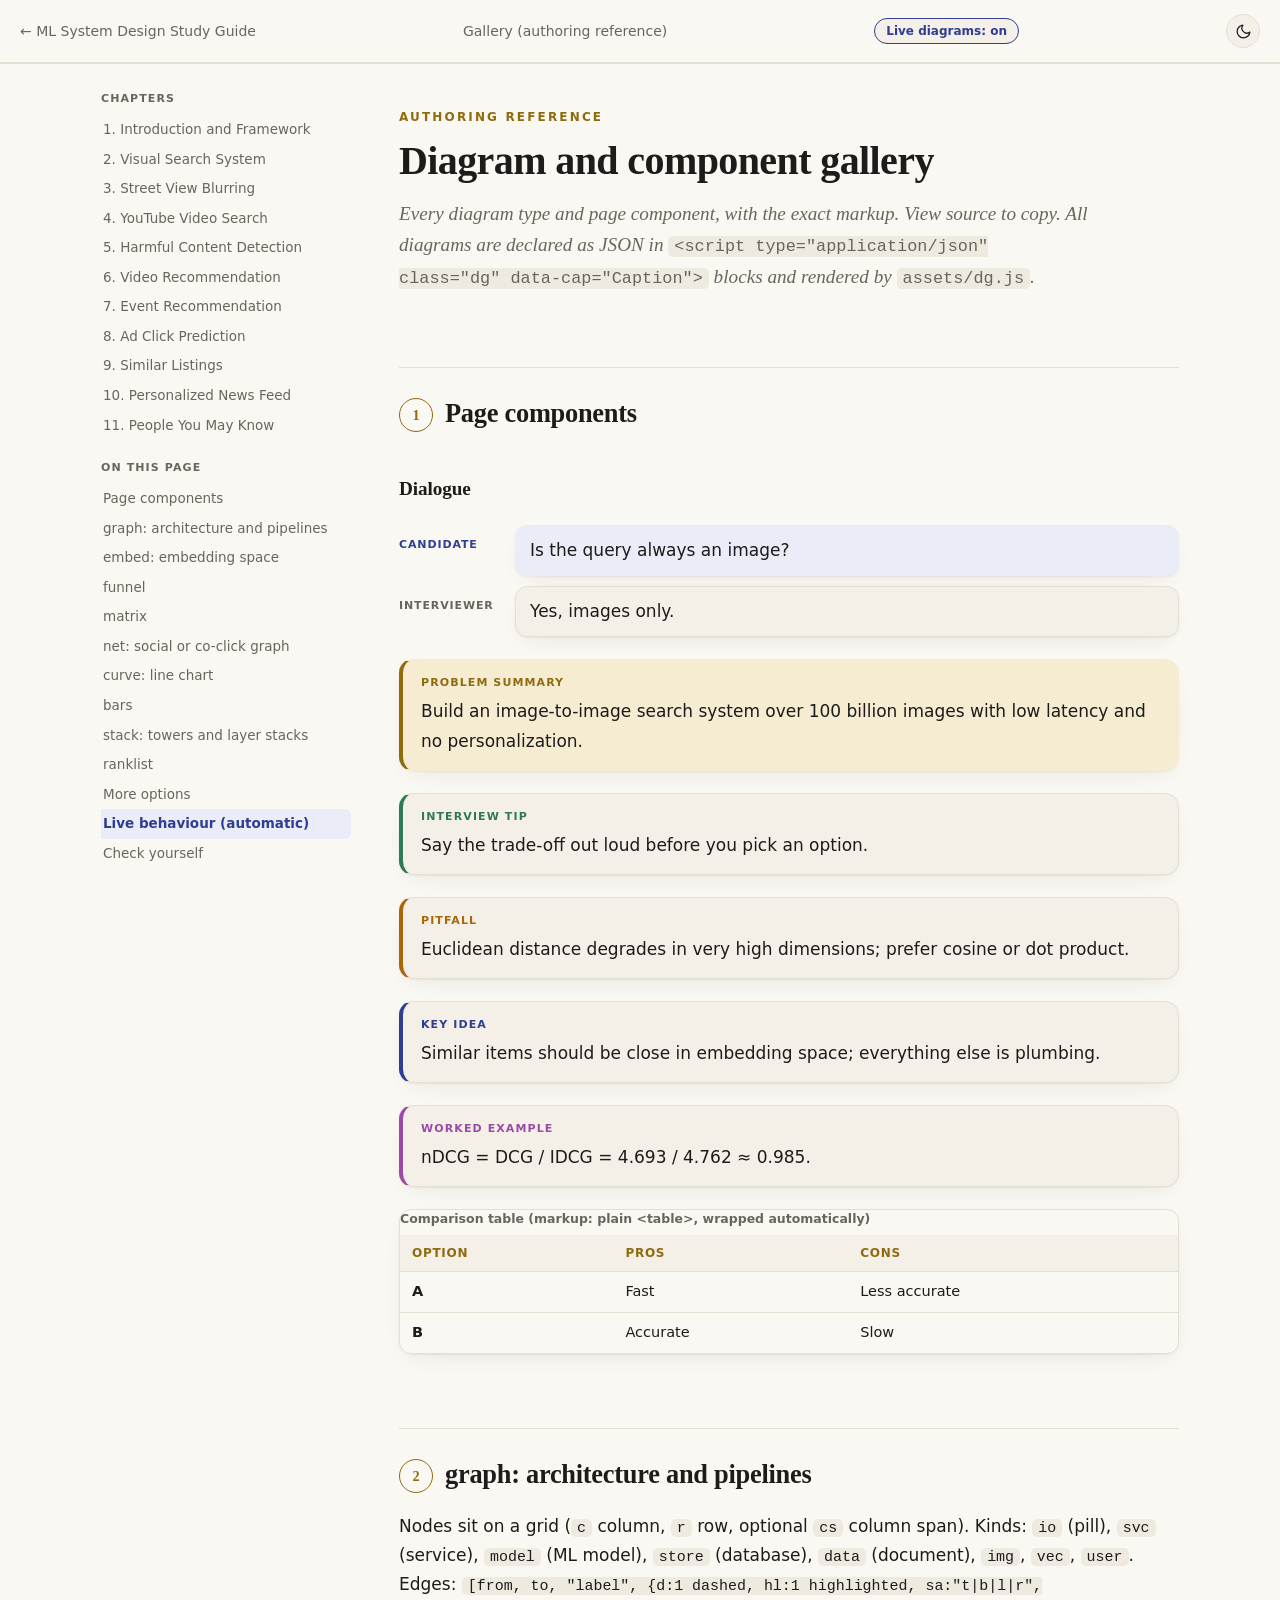
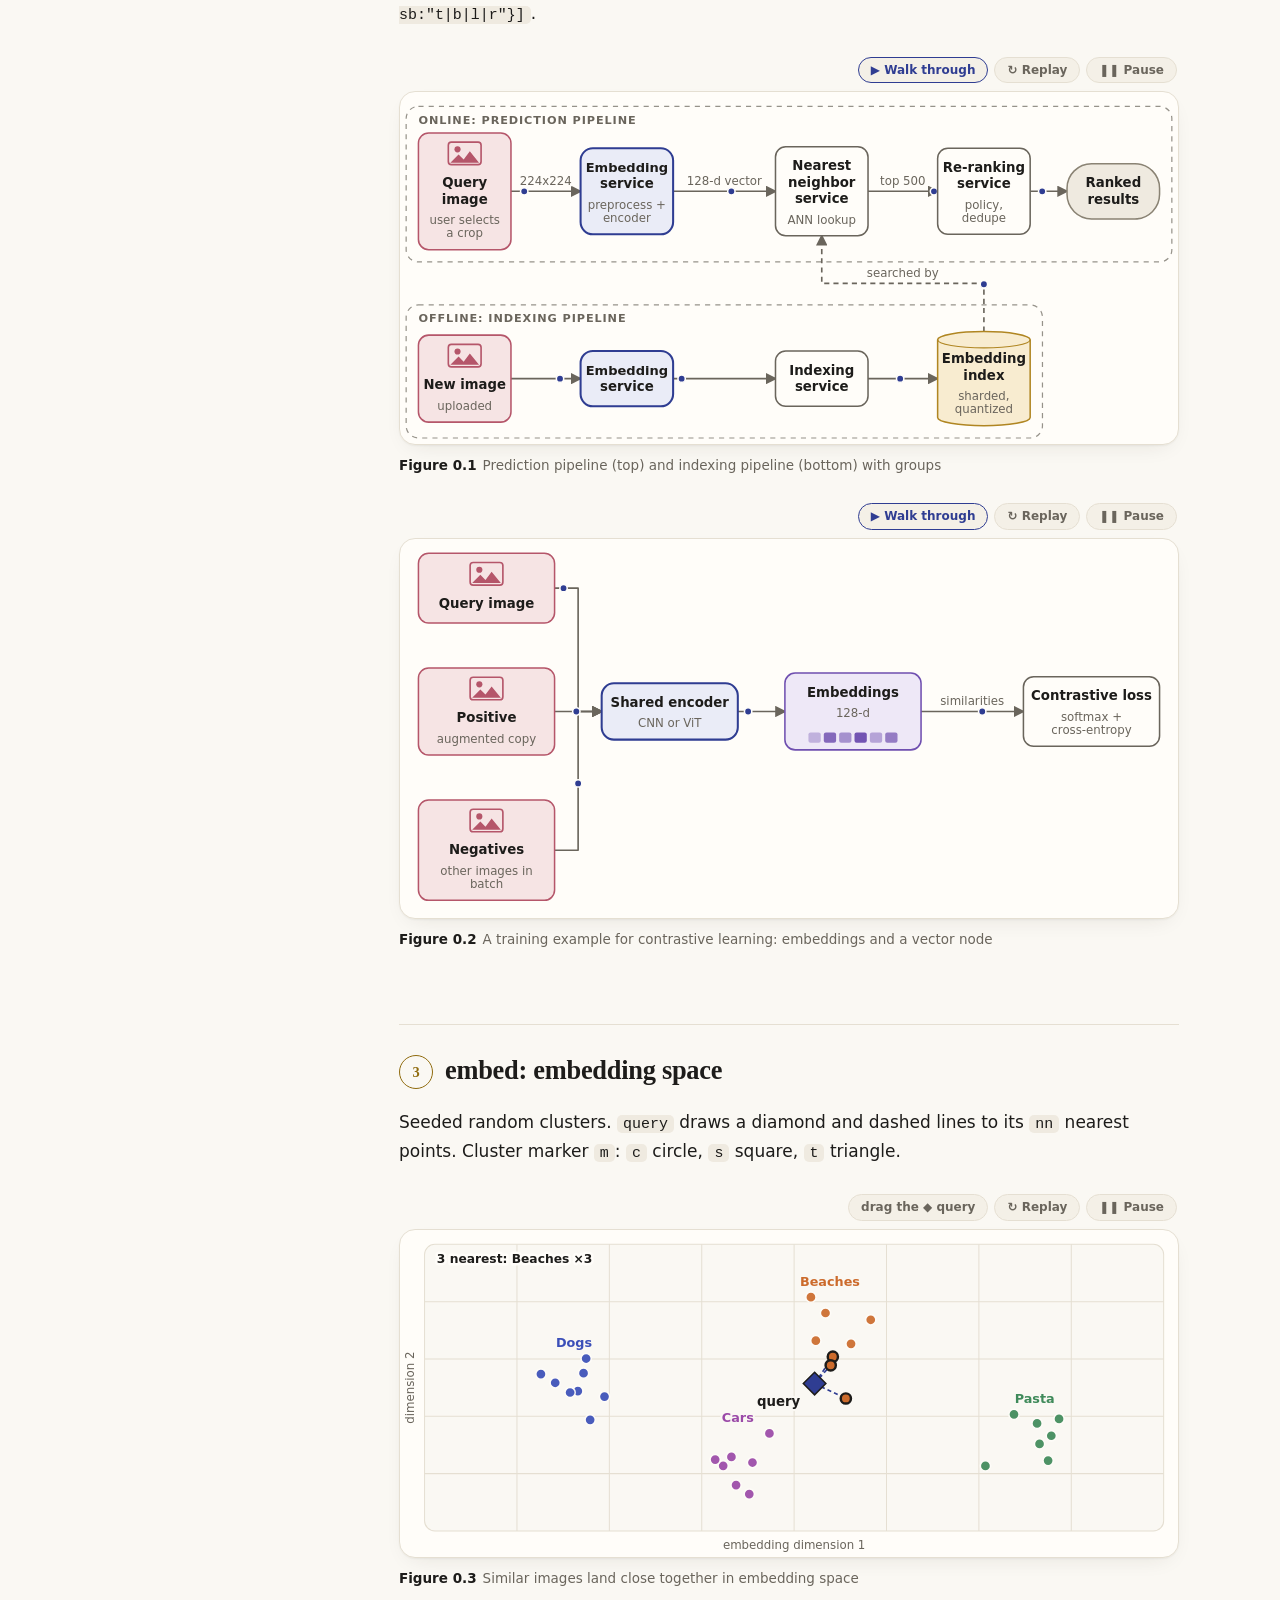
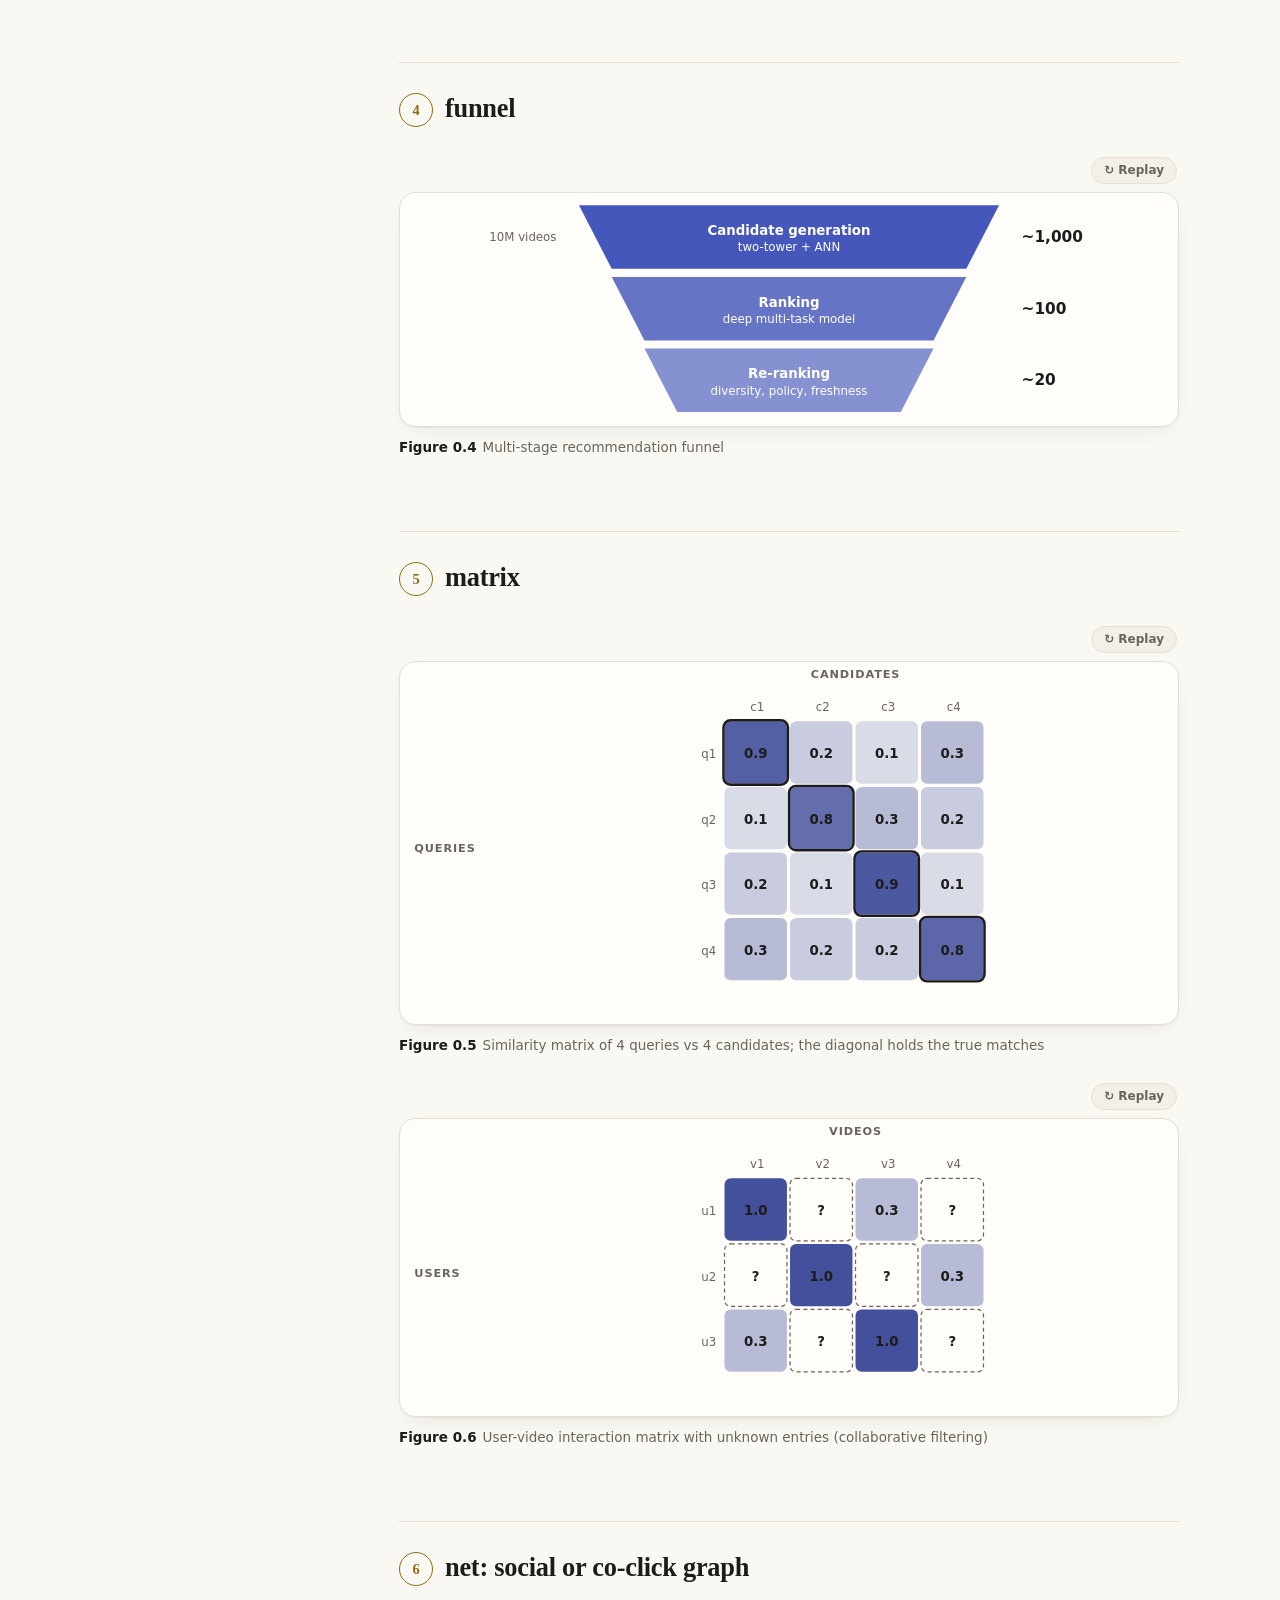
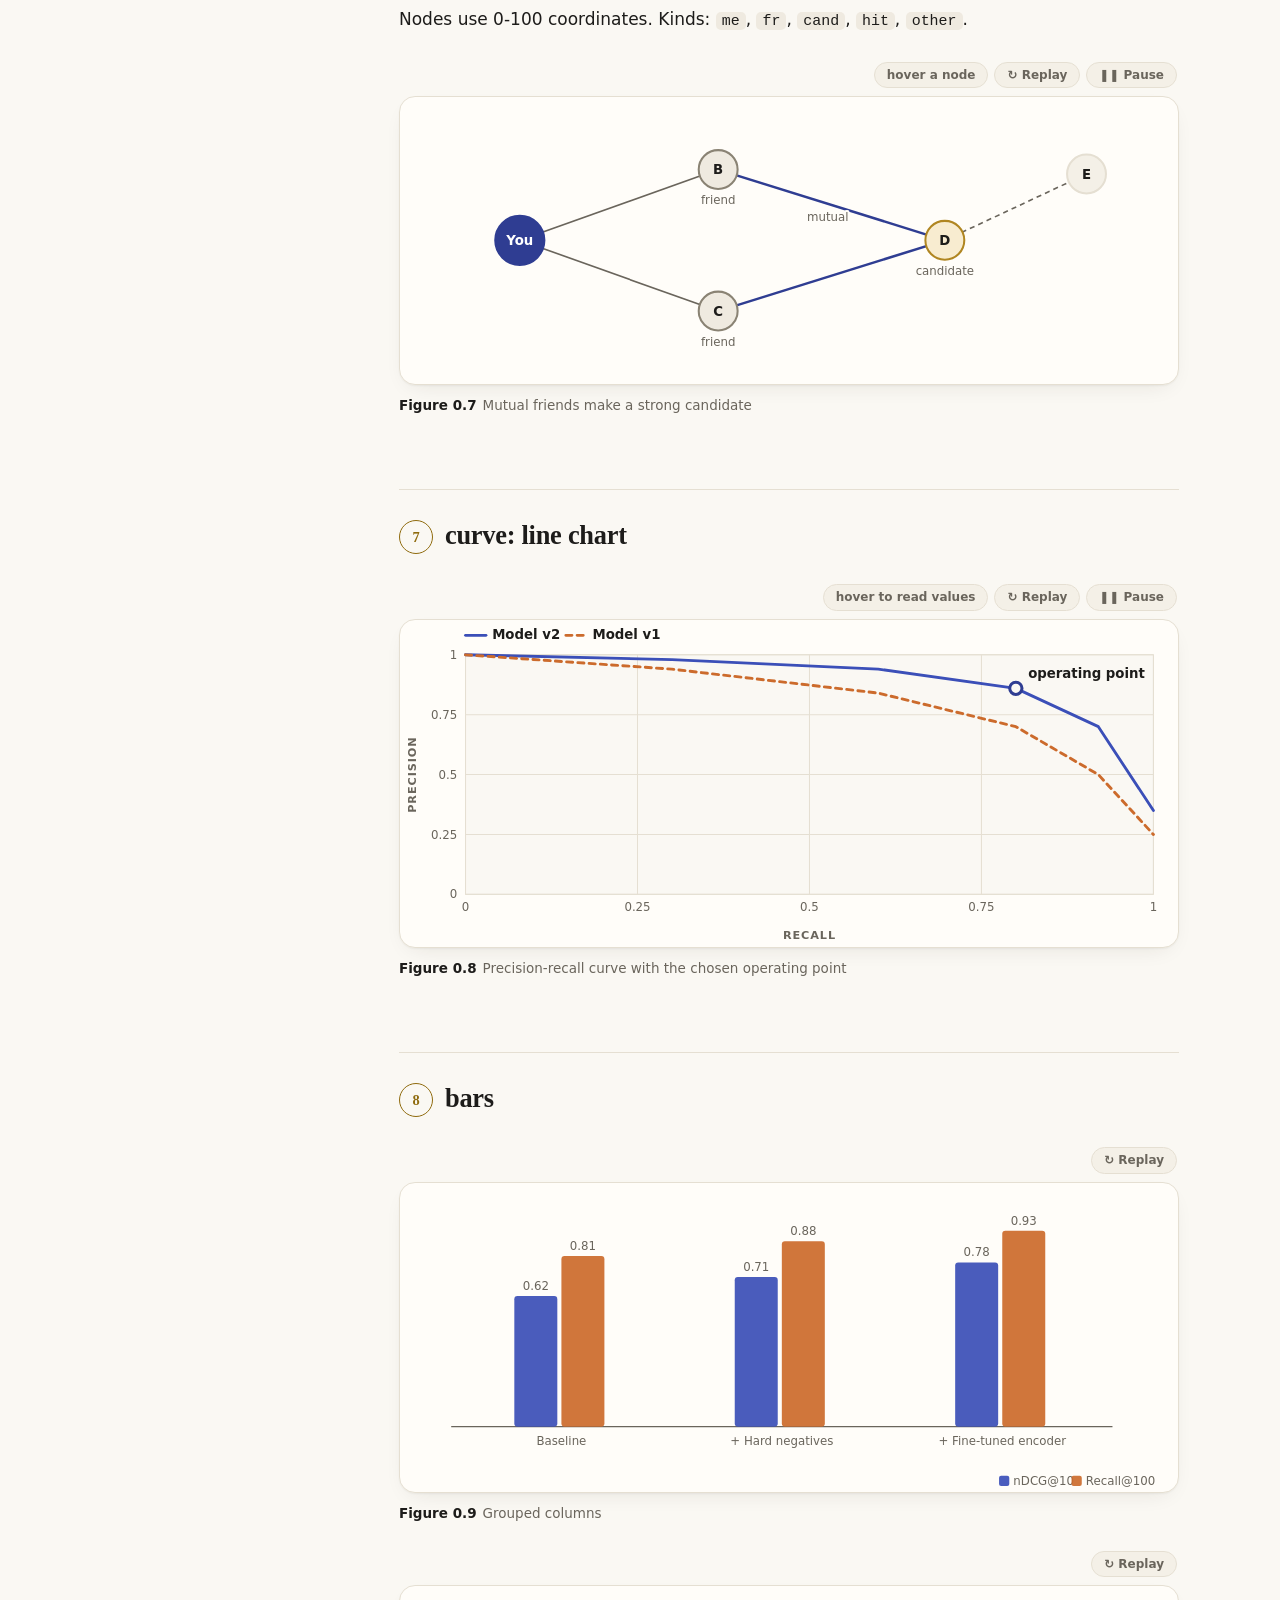
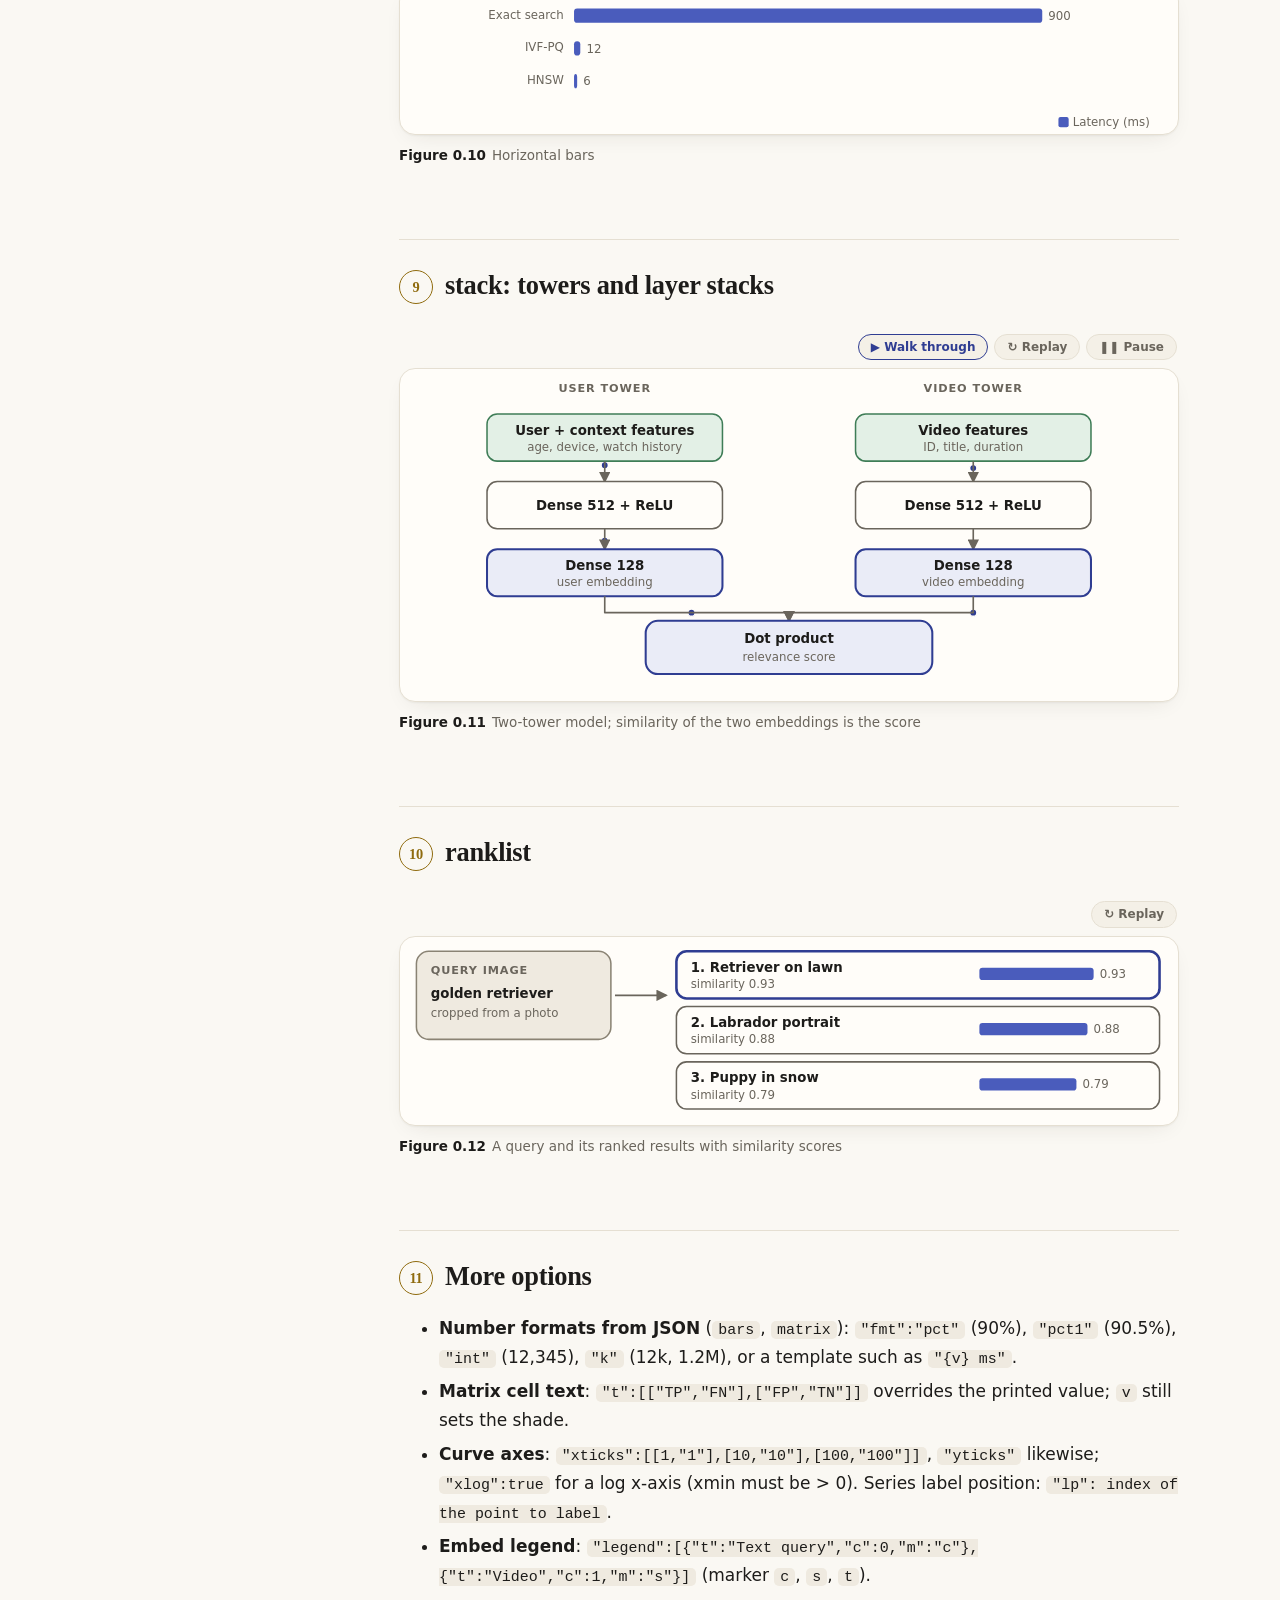
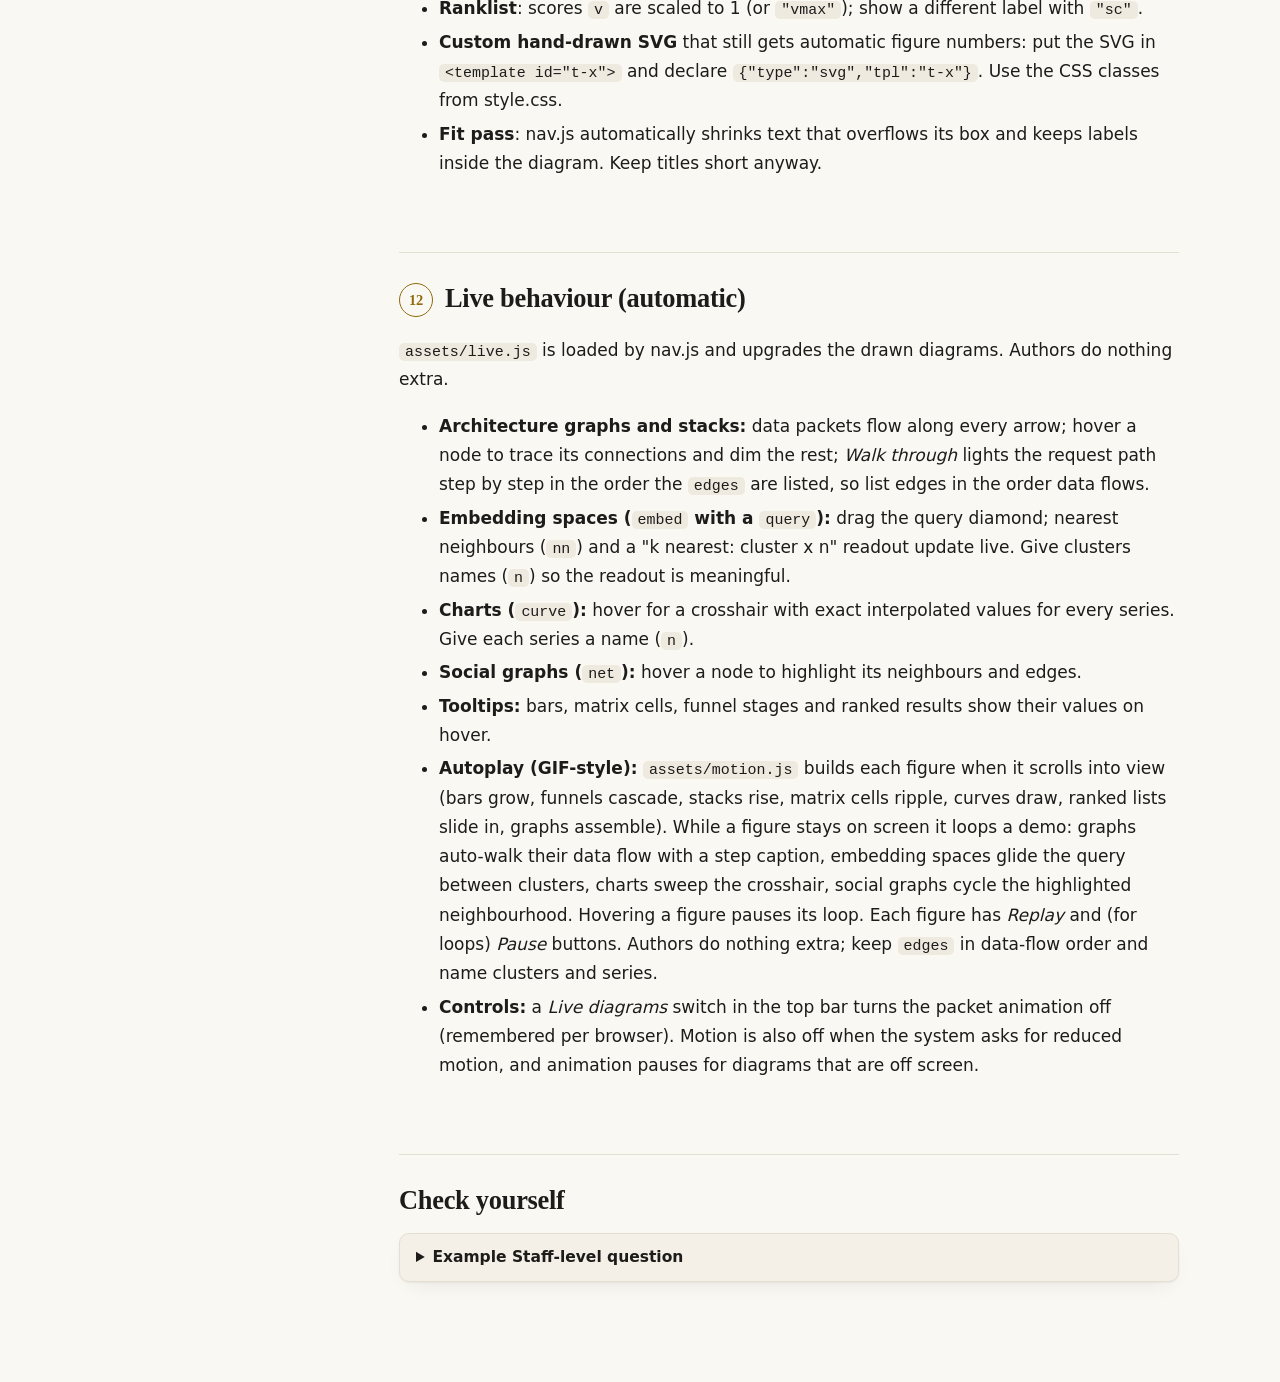
<file: mlsd/gallery.html>
<!doctype html>
<html lang="en">
<head>
<meta charset="utf-8">
<meta name="viewport" content="width=device-width,initial-scale=1">
<title>Diagram and Component Gallery</title>
<script>(function(){try{var t=localStorage.getItem("mlsd-theme");if(t!=="light"&&t!=="dark")t=window.matchMedia&&matchMedia("(prefers-color-scheme: dark)").matches?"dark":"light";document.documentElement.setAttribute("data-theme",t)}catch(e){}})()</script>
<link rel="stylesheet" href="assets/style.css">
</head>
<body data-slug="gallery">
<div class="topbar"><a href="index.html">&larr; ML System Design Study Guide</a><span style="color:var(--muted)">Gallery (authoring reference)</span></div>
<div class="layout"><aside class="toc" id="toc"></aside>
<main>
<div class="kicker">Authoring reference</div>
<h1>Diagram and component gallery</h1>
<p class="lead">Every diagram type and page component, with the exact markup. View source to copy. All diagrams are declared as JSON in <code>&lt;script type="application/json" class="dg" data-cap="Caption"&gt;</code> blocks and rendered by <code>assets/dg.js</code>.</p>

<h2>Page components</h2>
<h3>Dialogue</h3>
<div class="dlg">
<div class="turn c"><span>Candidate</span><p>Is the query always an image?</p></div>
<div class="turn i"><span>Interviewer</span><p>Yes, images only.</p></div>
</div>
<div class="summary"><p>Build an image-to-image search system over 100 billion images with low latency and no personalization.</p></div>
<div class="callout tip"><p>Say the trade-off out loud before you pick an option.</p></div>
<div class="callout warn"><p>Euclidean distance degrades in very high dimensions; prefer cosine or dot product.</p></div>
<div class="callout key"><p>Similar items should be close in embedding space; everything else is plumbing.</p></div>
<div class="callout math"><p>nDCG = DCG / IDCG = 4.693 / 4.762 &asymp; 0.985.</p></div>
<table>
<caption>Comparison table (markup: plain &lt;table&gt;, wrapped automatically)</caption>
<tr><th>Option</th><th>Pros</th><th>Cons</th></tr>
<tr><td>A</td><td>Fast</td><td>Less accurate</td></tr>
<tr><td>B</td><td>Accurate</td><td>Slow</td></tr>
</table>

<h2>graph: architecture and pipelines</h2>
<p>Nodes sit on a grid (<code>c</code> column, <code>r</code> row, optional <code>cs</code> column span). Kinds: <code>io</code> (pill), <code>svc</code> (service), <code>model</code> (ML model), <code>store</code> (database), <code>data</code> (document), <code>img</code>, <code>vec</code>, <code>user</code>. Edges: <code>[from, to, "label", {d:1 dashed, hl:1 highlighted, sa:"t|b|l|r", sb:"t|b|l|r"}]</code>.</p>
<script type="application/json" class="dg" data-cap="Prediction pipeline (top) and indexing pipeline (bottom) with groups">
{"type":"graph","cols":5,
 "groups":[{"t":"Online: prediction pipeline","c0":0,"c1":4,"r0":0,"r1":0},{"t":"Offline: indexing pipeline","c0":0,"c1":4,"r0":1,"r1":1}],
 "nodes":[
  {"id":"q","t":"Query image","s":"user selects a crop","c":0,"r":0,"k":"img"},
  {"id":"emb","t":"Embedding service","s":"preprocess + encoder","c":1,"r":0,"k":"model"},
  {"id":"ann","t":"Nearest neighbor service","s":"ANN lookup","c":2,"r":0},
  {"id":"rr","t":"Re-ranking service","s":"policy, dedupe","c":3,"r":0},
  {"id":"res","t":"Ranked results","c":4,"r":0,"k":"io"},
  {"id":"up","t":"New image","s":"uploaded","c":0,"r":1,"k":"img"},
  {"id":"emb2","t":"Embedding service","c":1,"r":1,"k":"model"},
  {"id":"idx","t":"Indexing service","c":2,"r":1},
  {"id":"vdb","t":"Embedding index","s":"sharded, quantized","c":3,"r":1,"k":"store"}],
 "edges":[["q","emb","224x224"],["emb","ann","128-d vector"],["ann","rr","top 500"],["rr","res"],["up","emb2"],["emb2","idx"],["idx","vdb"],["vdb","ann","searched by",{"d":1,"sa":"t","sb":"b"}]]}
</script>
<script type="application/json" class="dg" data-cap="A training example for contrastive learning: embeddings and a vector node">
{"type":"graph","cols":4,
 "nodes":[
  {"id":"q","t":"Query image","c":0,"r":0,"k":"img"},
  {"id":"p","t":"Positive","s":"augmented copy","c":0,"r":1,"k":"img"},
  {"id":"n","t":"Negatives","s":"other images in batch","c":0,"r":2,"k":"img"},
  {"id":"enc","t":"Shared encoder","s":"CNN or ViT","c":1,"r":1,"k":"model"},
  {"id":"v","t":"Embeddings","s":"128-d","c":2,"r":1,"k":"vec"},
  {"id":"l","t":"Contrastive loss","s":"softmax + cross-entropy","c":3,"r":1,"k":"svc"}],
 "edges":[["q","enc"],["p","enc"],["n","enc"],["enc","v"],["v","l","similarities"]]}
</script>

<h2>embed: embedding space</h2>
<p>Seeded random clusters. <code>query</code> draws a diamond and dashed lines to its <code>nn</code> nearest points. Cluster marker <code>m</code>: <code>c</code> circle, <code>s</code> square, <code>t</code> triangle.</p>
<script type="application/json" class="dg" data-cap="Similar images land close together in embedding space">
{"type":"embed","h":320,"seed":5,"nn":3,
 "clusters":[{"n":"Dogs","x":170,"y":150,"r":34,"k":8},{"n":"Beaches","x":420,"y":120,"r":38,"k":8},{"n":"Pasta","x":620,"y":210,"r":32,"k":7},{"n":"Cars","x":330,"y":240,"r":28,"k":7}],
 "query":{"x":405,"y":150,"t":"query"}}
</script>

<h2>funnel</h2>
<script type="application/json" class="dg" data-cap="Multi-stage recommendation funnel">
{"type":"funnel","stages":[
 {"t":"Candidate generation","s":"two-tower + ANN","n":"~1,000","m":"10M videos"},
 {"t":"Ranking","s":"deep multi-task model","n":"~100"},
 {"t":"Re-ranking","s":"diversity, policy, freshness","n":"~20"}]}
</script>

<h2>matrix</h2>
<script type="application/json" class="dg" data-cap="Similarity matrix of 4 queries vs 4 candidates; the diagonal holds the true matches">
{"type":"matrix","rl":"Queries","cl":"Candidates","rows":["q1","q2","q3","q4"],"cols":["c1","c2","c3","c4"],
 "v":[[0.9,0.2,0.1,0.3],[0.1,0.8,0.3,0.2],[0.2,0.1,0.95,0.1],[0.3,0.2,0.2,0.85]],"hl":"diag"}
</script>
<script type="application/json" class="dg" data-cap="User-video interaction matrix with unknown entries (collaborative filtering)">
{"type":"matrix","rl":"Users","cl":"Videos","rows":["u1","u2","u3"],"cols":["v1","v2","v3","v4"],
 "v":[[1,null,0.3,null],[null,1,null,0.3],[0.3,null,1,null]],"unk":"?"}
</script>

<h2>net: social or co-click graph</h2>
<p>Nodes use 0-100 coordinates. Kinds: <code>me</code>, <code>fr</code>, <code>cand</code>, <code>hit</code>, <code>other</code>.</p>
<script type="application/json" class="dg" data-cap="Mutual friends make a strong candidate">
{"type":"net","h":280,"nodes":[
 {"id":"a","t":"You","x":12,"y":50,"k":"me"},
 {"id":"b","t":"B","x":40,"y":18,"k":"fr","s":"friend"},
 {"id":"c","t":"C","x":40,"y":82,"k":"fr","s":"friend"},
 {"id":"d","t":"D","x":72,"y":50,"k":"cand","s":"candidate"},
 {"id":"e","t":"E","x":92,"y":20,"k":"other"}],
 "edges":[["a","b"],["a","c"],["b","d",{"hl":1,"l":"mutual"}],["c","d",{"hl":1}],["d","e",{"d":1}]]}
</script>

<h2>curve: line chart</h2>
<script type="application/json" class="dg" data-cap="Precision-recall curve with the chosen operating point">
{"type":"curve","xl":"Recall","yl":"Precision","series":[
 {"n":"Model v2","c":0,"lp":2,"pts":[[0,1],[0.3,0.98],[0.6,0.94],[0.8,0.86],[0.92,0.7],[1,0.35]]},
 {"n":"Model v1","c":1,"d":1,"lp":3,"pts":[[0,1],[0.3,0.94],[0.6,0.84],[0.8,0.7],[0.92,0.5],[1,0.25]]}],
 "marks":[{"x":0.8,"y":0.86,"t":"operating point"}]}
</script>

<h2>bars</h2>
<script type="application/json" class="dg" data-cap="Grouped columns">
{"type":"bars","labels":["Baseline","+ Hard negatives","+ Fine-tuned encoder"],"series":[{"n":"nDCG@10","v":[0.62,0.71,0.78]},{"n":"Recall@100","v":[0.81,0.88,0.93]}]}
</script>
<script type="application/json" class="dg" data-cap="Horizontal bars">
{"type":"bars","horiz":true,"labels":["Exact search","IVF-PQ","HNSW"],"series":[{"n":"Latency (ms)","v":[900,12,6]}],"fmt":null}
</script>

<h2>stack: towers and layer stacks</h2>
<script type="application/json" class="dg" data-cap="Two-tower model; similarity of the two embeddings is the score">
{"type":"stack","cols":[
 {"t":"User tower","layers":[{"t":"User + context features","s":"age, device, watch history"},{"t":"Dense 512 + ReLU"},{"t":"Dense 128","s":"user embedding","k":"model"}]},
 {"t":"Video tower","layers":[{"t":"Video features","s":"ID, title, duration"},{"t":"Dense 512 + ReLU"},{"t":"Dense 128","s":"video embedding","k":"model"}]}],
 "join":{"t":"Dot product","s":"relevance score"}}
</script>

<h2>ranklist</h2>
<script type="application/json" class="dg" data-cap="A query and its ranked results with similarity scores">
{"type":"ranklist","ql":"Query image","q":"golden retriever","qs":"cropped from a photo","items":[
 {"t":"Retriever on lawn","s":"similarity 0.93","v":0.93,"hl":1},{"t":"Labrador portrait","s":"similarity 0.88","v":0.88},{"t":"Puppy in snow","s":"similarity 0.79","v":0.79}]}
</script>
<h2>More options</h2>
<ul>
<li><b>Number formats from JSON</b> (<code>bars</code>, <code>matrix</code>): <code>"fmt":"pct"</code> (90%), <code>"pct1"</code> (90.5%), <code>"int"</code> (12,345), <code>"k"</code> (12k, 1.2M), or a template such as <code>"{v} ms"</code>.</li>
<li><b>Matrix cell text</b>: <code>"t":[["TP","FN"],["FP","TN"]]</code> overrides the printed value; <code>v</code> still sets the shade.</li>
<li><b>Curve axes</b>: <code>"xticks":[[1,"1"],[10,"10"],[100,"100"]]</code>, <code>"yticks"</code> likewise; <code>"xlog":true</code> for a log x-axis (xmin must be &gt; 0). Series label position: <code>"lp": index of the point to label</code>.</li>
<li><b>Embed legend</b>: <code>"legend":[{"t":"Text query","c":0,"m":"c"},{"t":"Video","c":1,"m":"s"}]</code> (marker <code>c</code>, <code>s</code>, <code>t</code>).</li>
<li><b>Ranklist</b>: scores <code>v</code> are scaled to 1 (or <code>"vmax"</code>); show a different label with <code>"sc"</code>.</li>
<li><b>Custom hand-drawn SVG</b> that still gets automatic figure numbers: put the SVG in <code>&lt;template id="t-x"&gt;</code> and declare <code>{"type":"svg","tpl":"t-x"}</code>. Use the CSS classes from style.css.</li>
<li><b>Fit pass</b>: nav.js automatically shrinks text that overflows its box and keeps labels inside the diagram. Keep titles short anyway.</li>
</ul>
<h2>Live behaviour (automatic)</h2>
<p><code>assets/live.js</code> is loaded by nav.js and upgrades the drawn diagrams. Authors do nothing extra.</p>
<ul>
<li><b>Architecture graphs and stacks:</b> data packets flow along every arrow; hover a node to trace its connections and dim the rest; <i>Walk through</i> lights the request path step by step in the order the <code>edges</code> are listed, so list edges in the order data flows.</li>
<li><b>Embedding spaces (<code>embed</code> with a <code>query</code>):</b> drag the query diamond; nearest neighbours (<code>nn</code>) and a "k nearest: cluster x n" readout update live. Give clusters names (<code>n</code>) so the readout is meaningful.</li>
<li><b>Charts (<code>curve</code>):</b> hover for a crosshair with exact interpolated values for every series. Give each series a name (<code>n</code>).</li>
<li><b>Social graphs (<code>net</code>):</b> hover a node to highlight its neighbours and edges.</li>
<li><b>Tooltips:</b> bars, matrix cells, funnel stages and ranked results show their values on hover.</li>
<li><b>Autoplay (GIF-style):</b> <code>assets/motion.js</code> builds each figure when it scrolls into view (bars grow, funnels cascade, stacks rise, matrix cells ripple, curves draw, ranked lists slide in, graphs assemble). While a figure stays on screen it loops a demo: graphs auto-walk their data flow with a step caption, embedding spaces glide the query between clusters, charts sweep the crosshair, social graphs cycle the highlighted neighbourhood. Hovering a figure pauses its loop. Each figure has <i>Replay</i> and (for loops) <i>Pause</i> buttons. Authors do nothing extra; keep <code>edges</code> in data-flow order and name clusters and series.</li>
<li><b>Controls:</b> a <i>Live diagrams</i> switch in the top bar turns the packet animation off (remembered per browser). Motion is also off when the system asks for reduced motion, and animation pauses for diagrams that are off screen.</li>
</ul>
<h2 class="nonum">Check yourself</h2>
<details class="ans" data-lvl="st"><summary>Example Staff-level question</summary><p>Example answer with a recommendation first, then trade-offs and how you would measure it.</p><p class="probe"><b>Likely follow-ups:</b> one or two probes</p><p class="signal"><b>What makes this Staff-level:</b> one sentence</p></details>
</main></div>
<script src="assets/dg.js"></script>
<script src="assets/nav.js"></script>
</body>
</html>
</file>
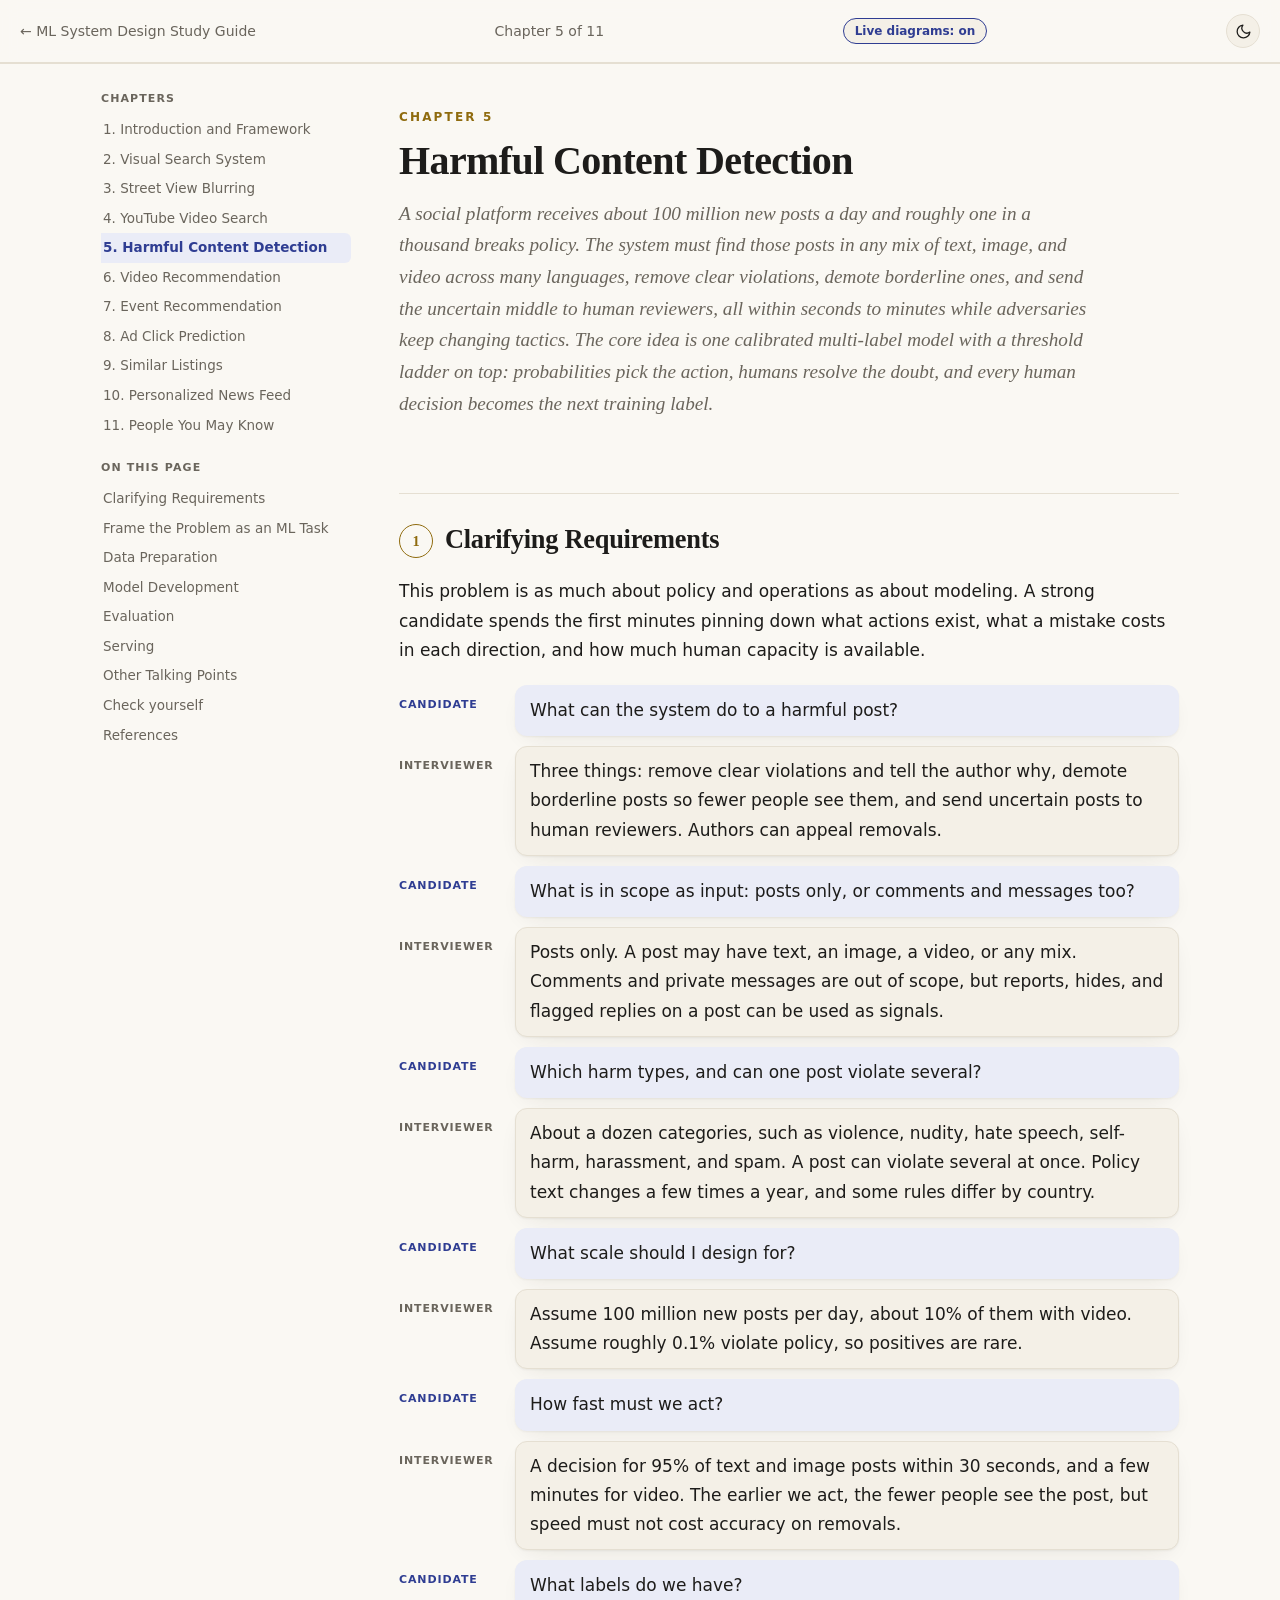
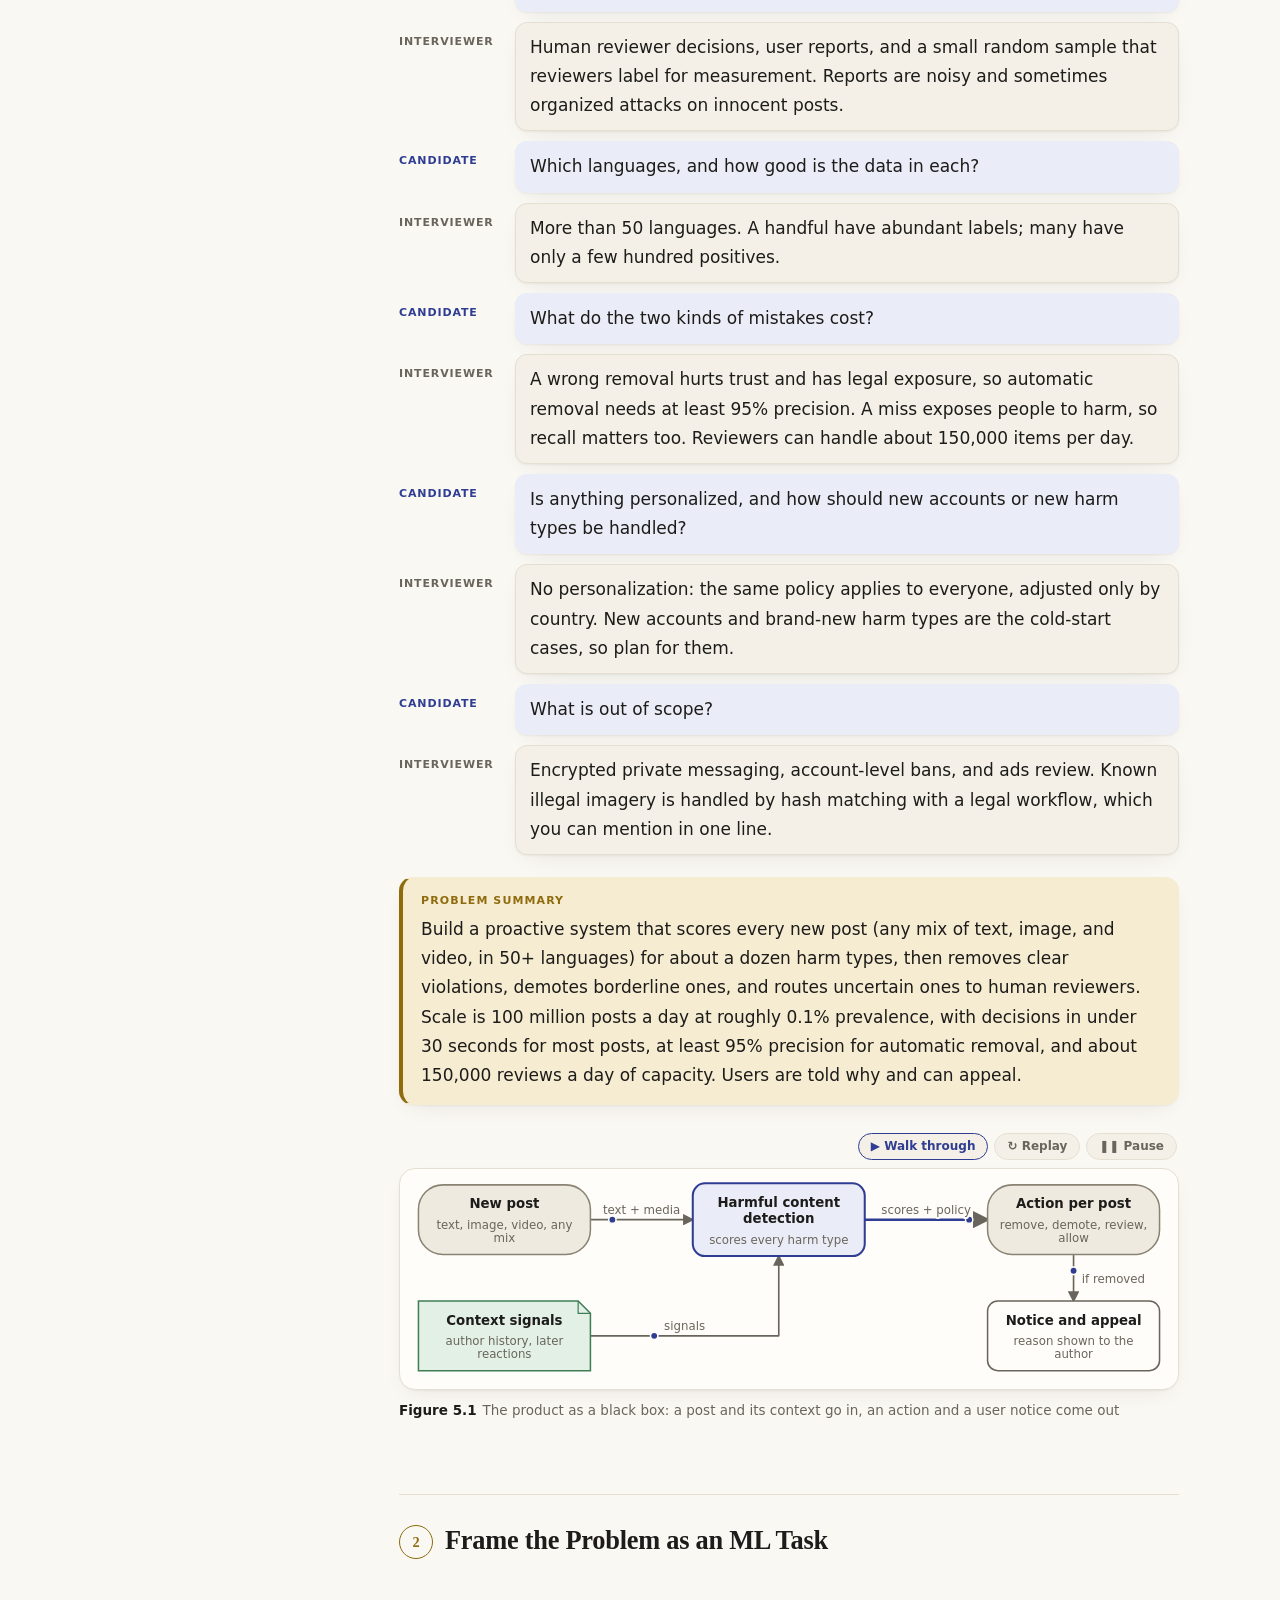
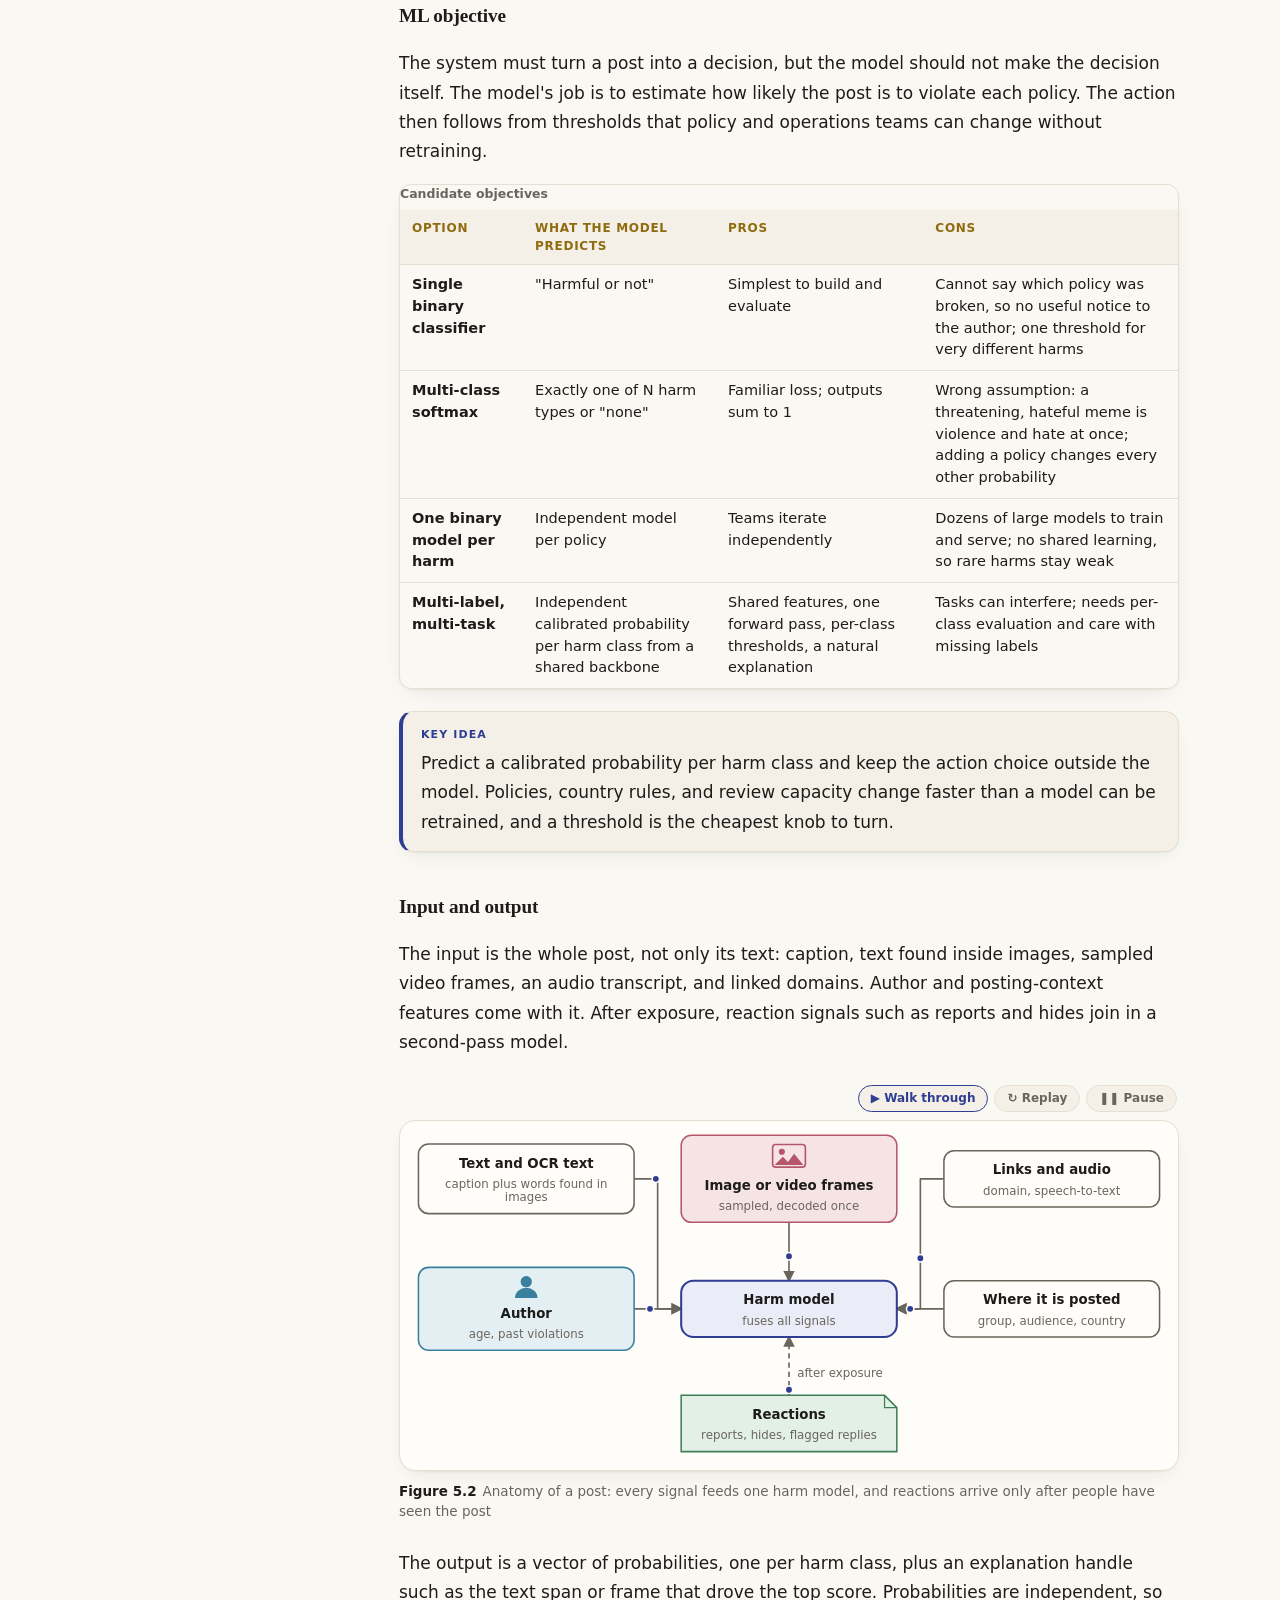
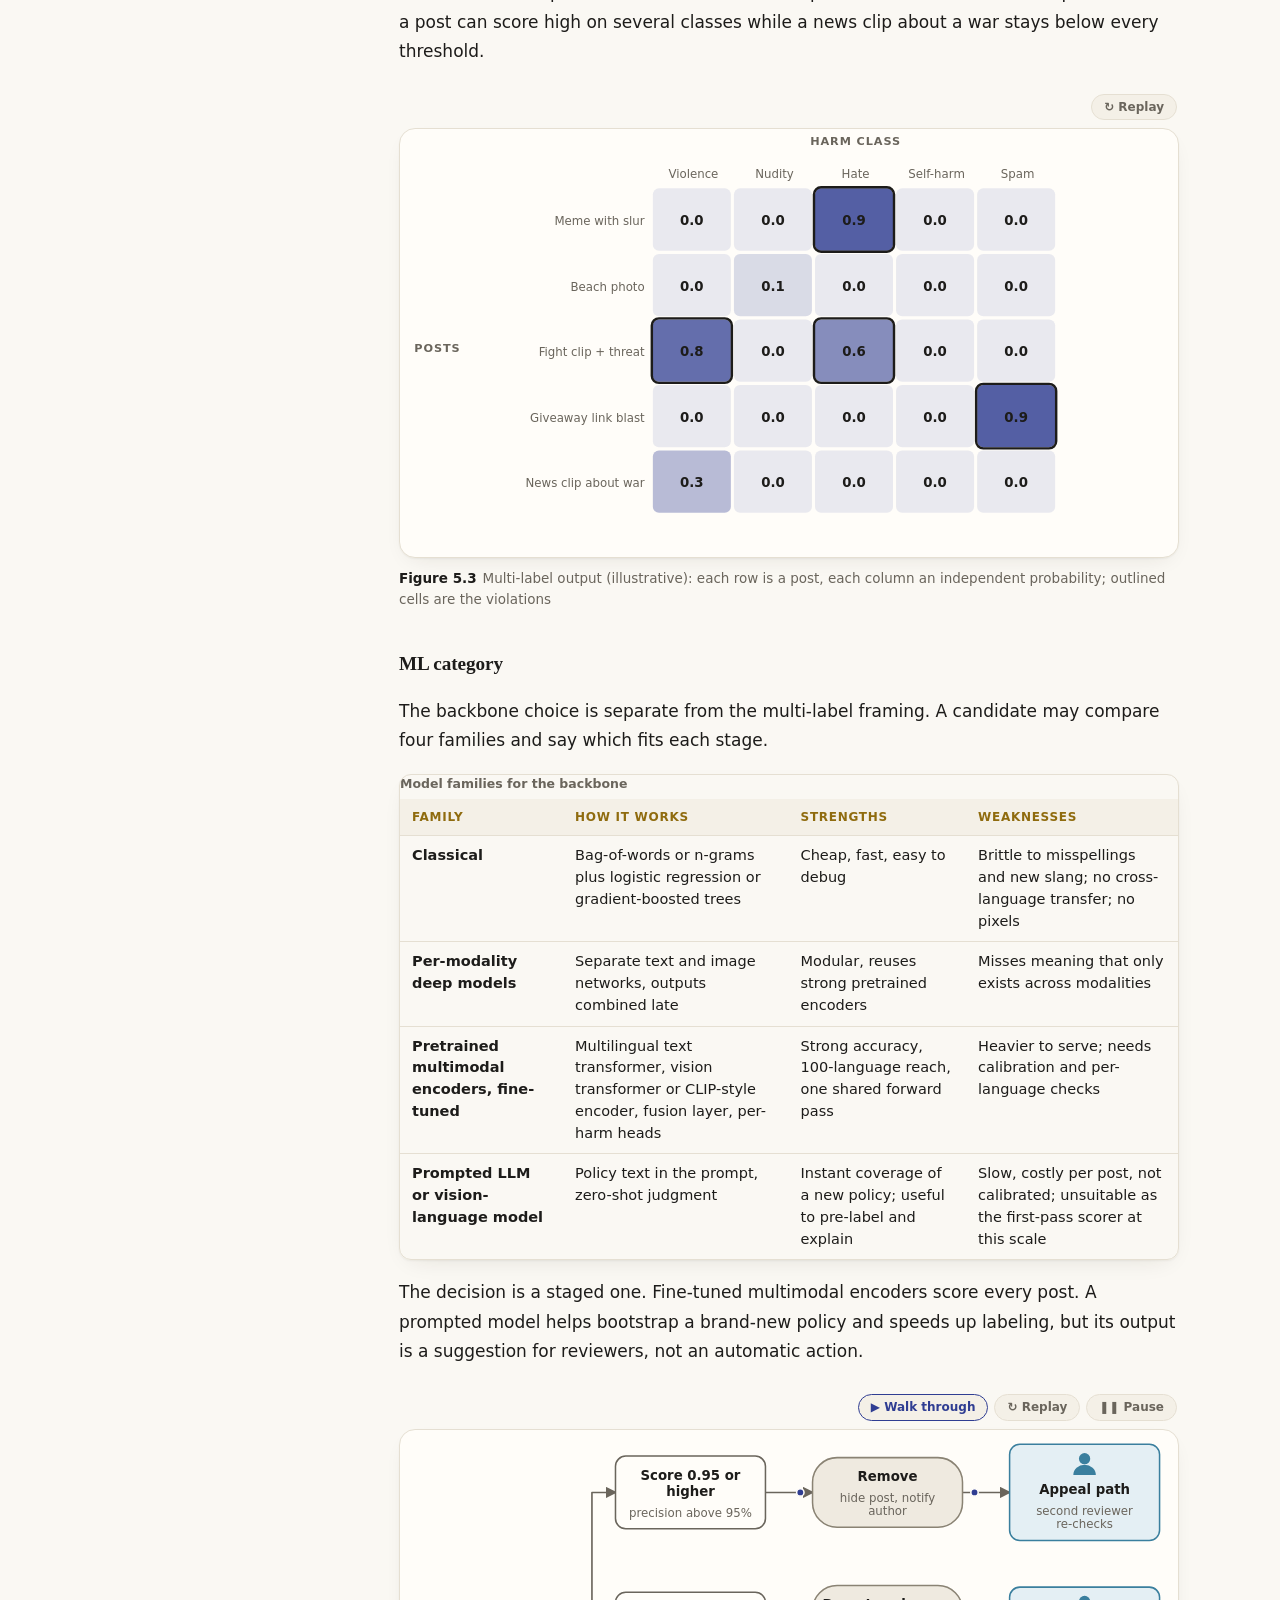
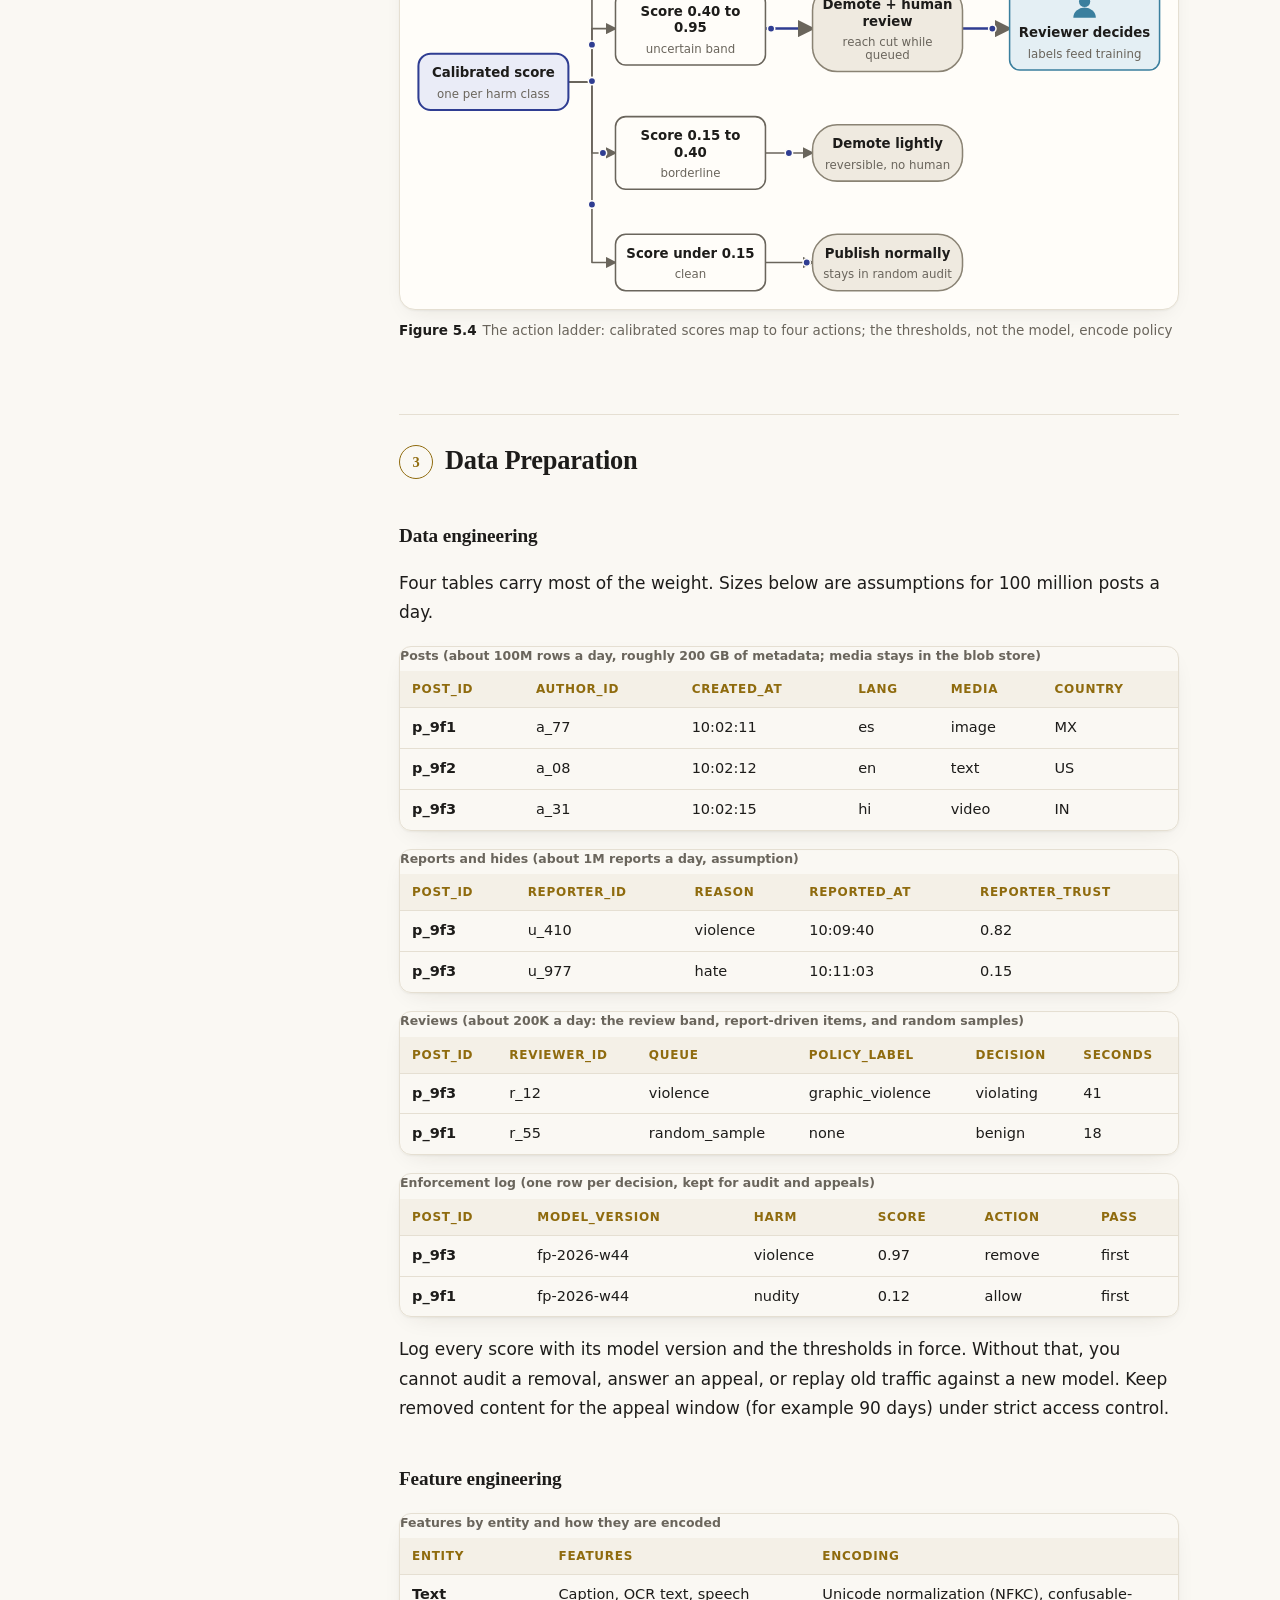
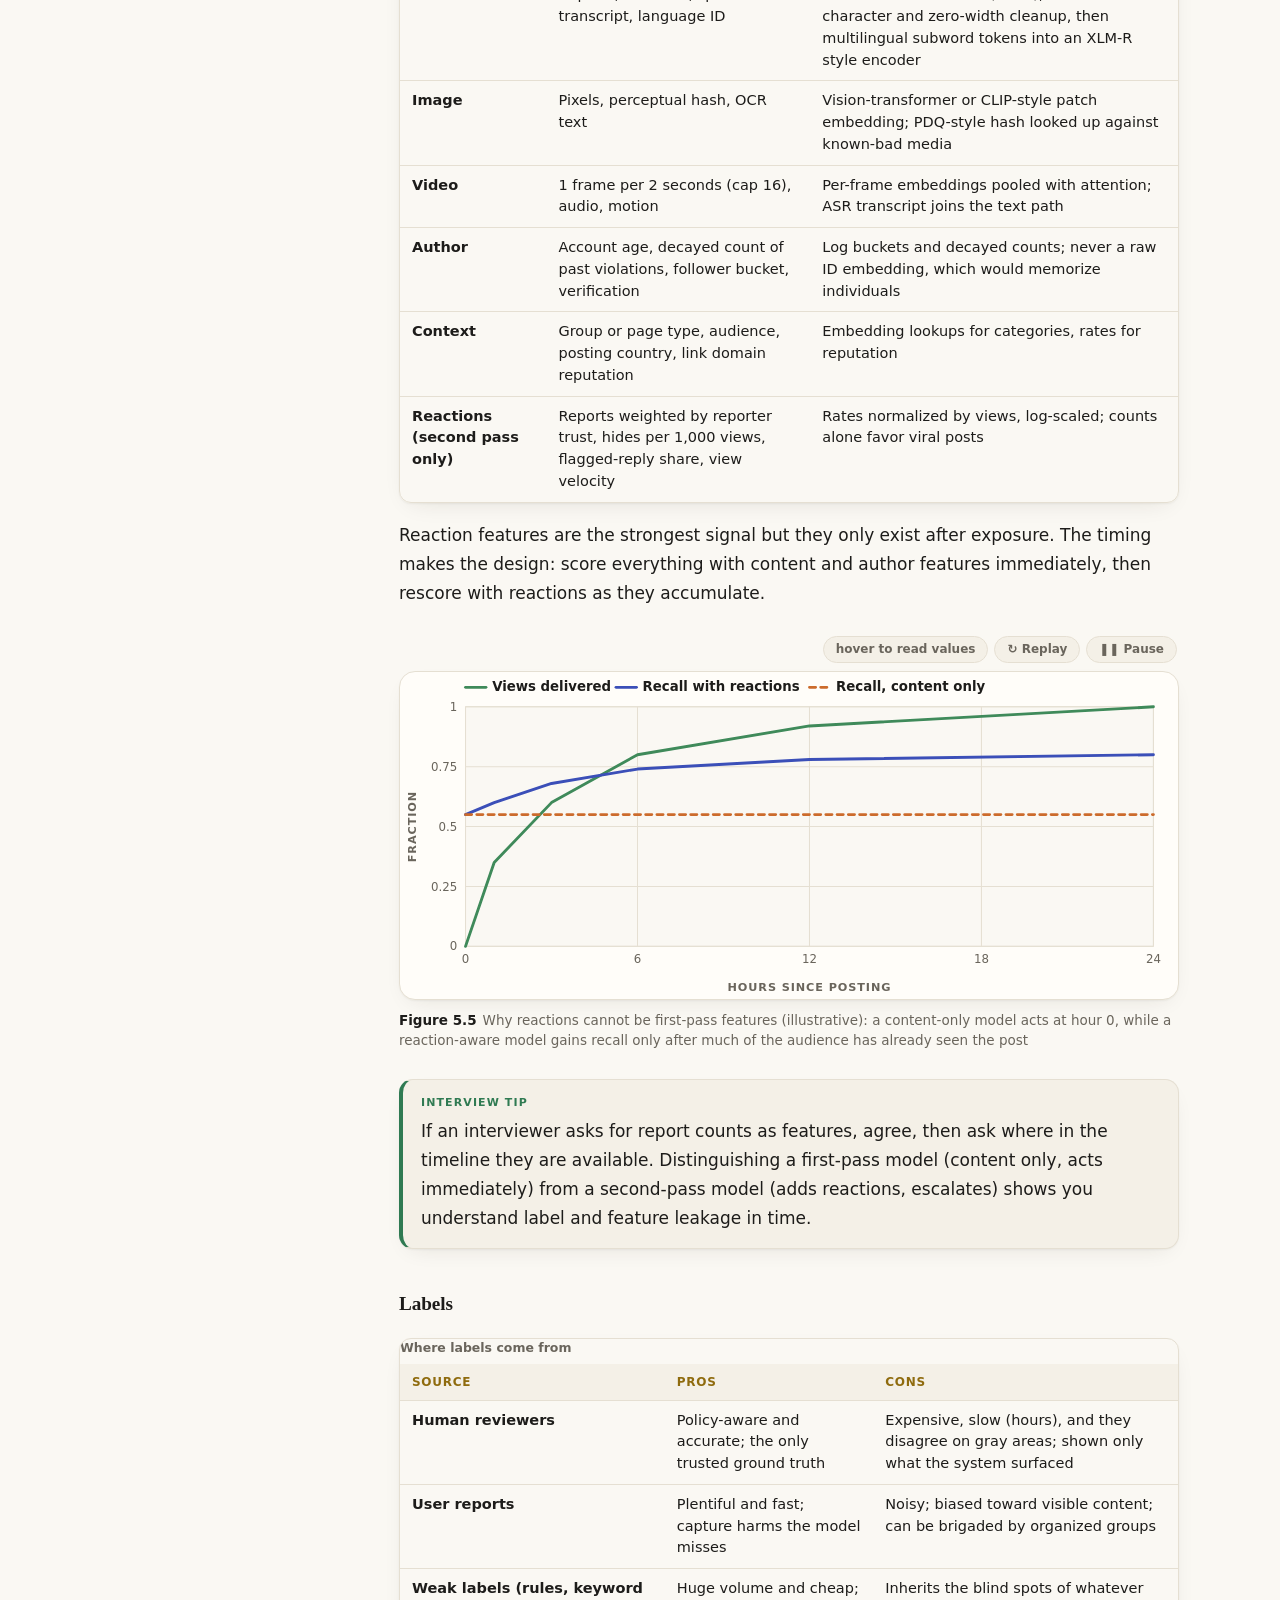
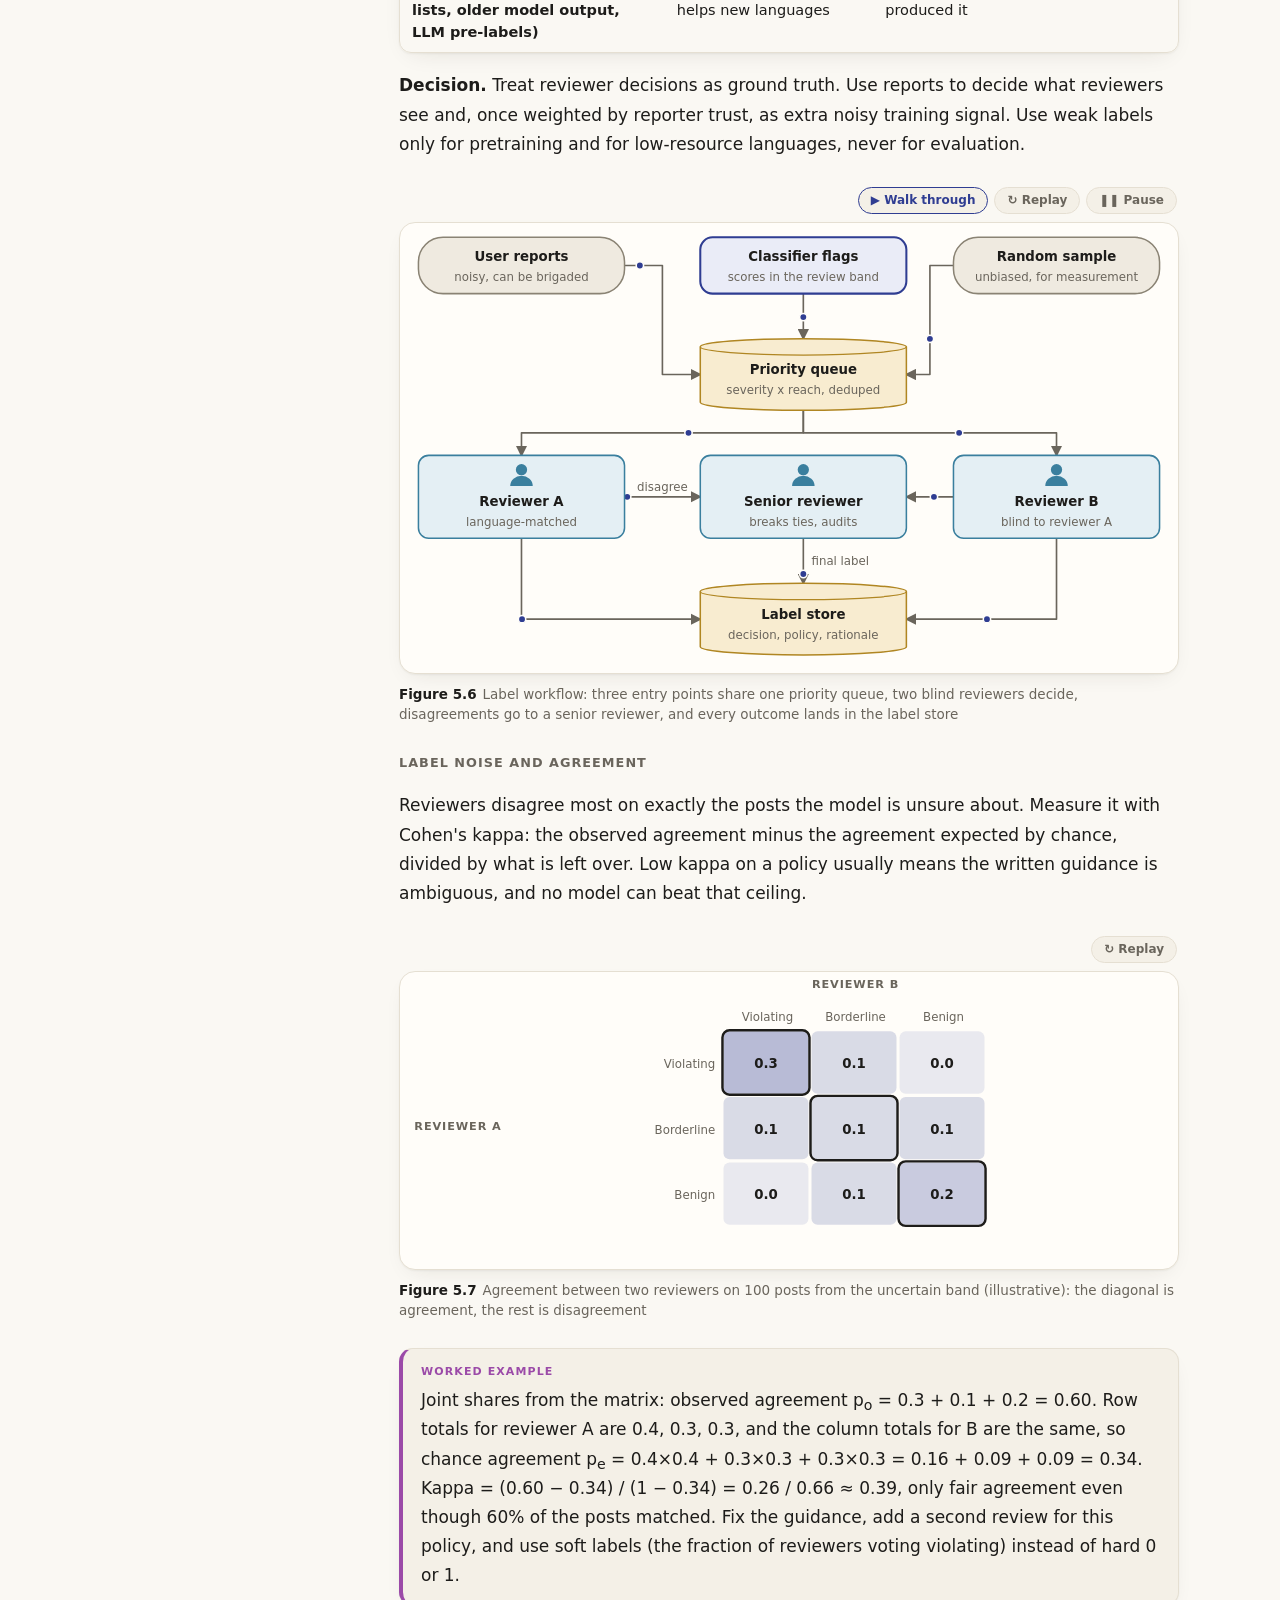
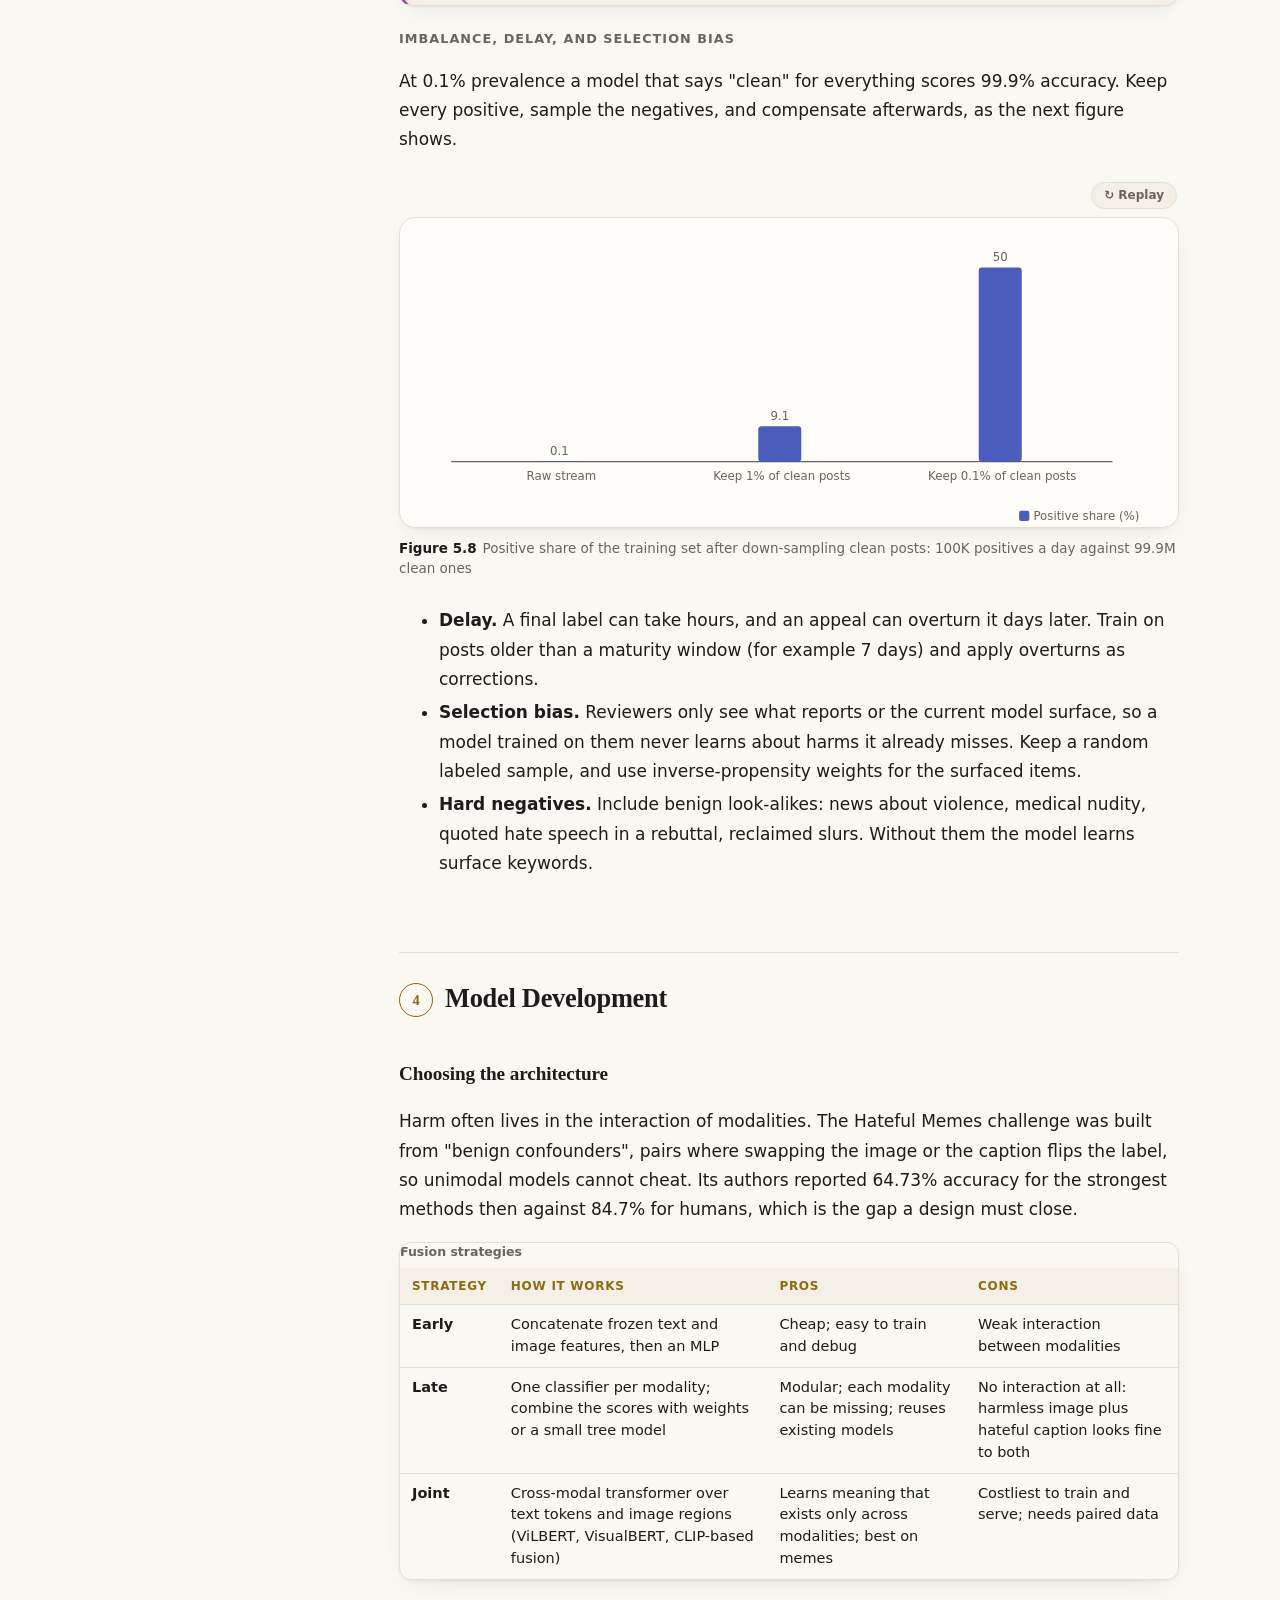
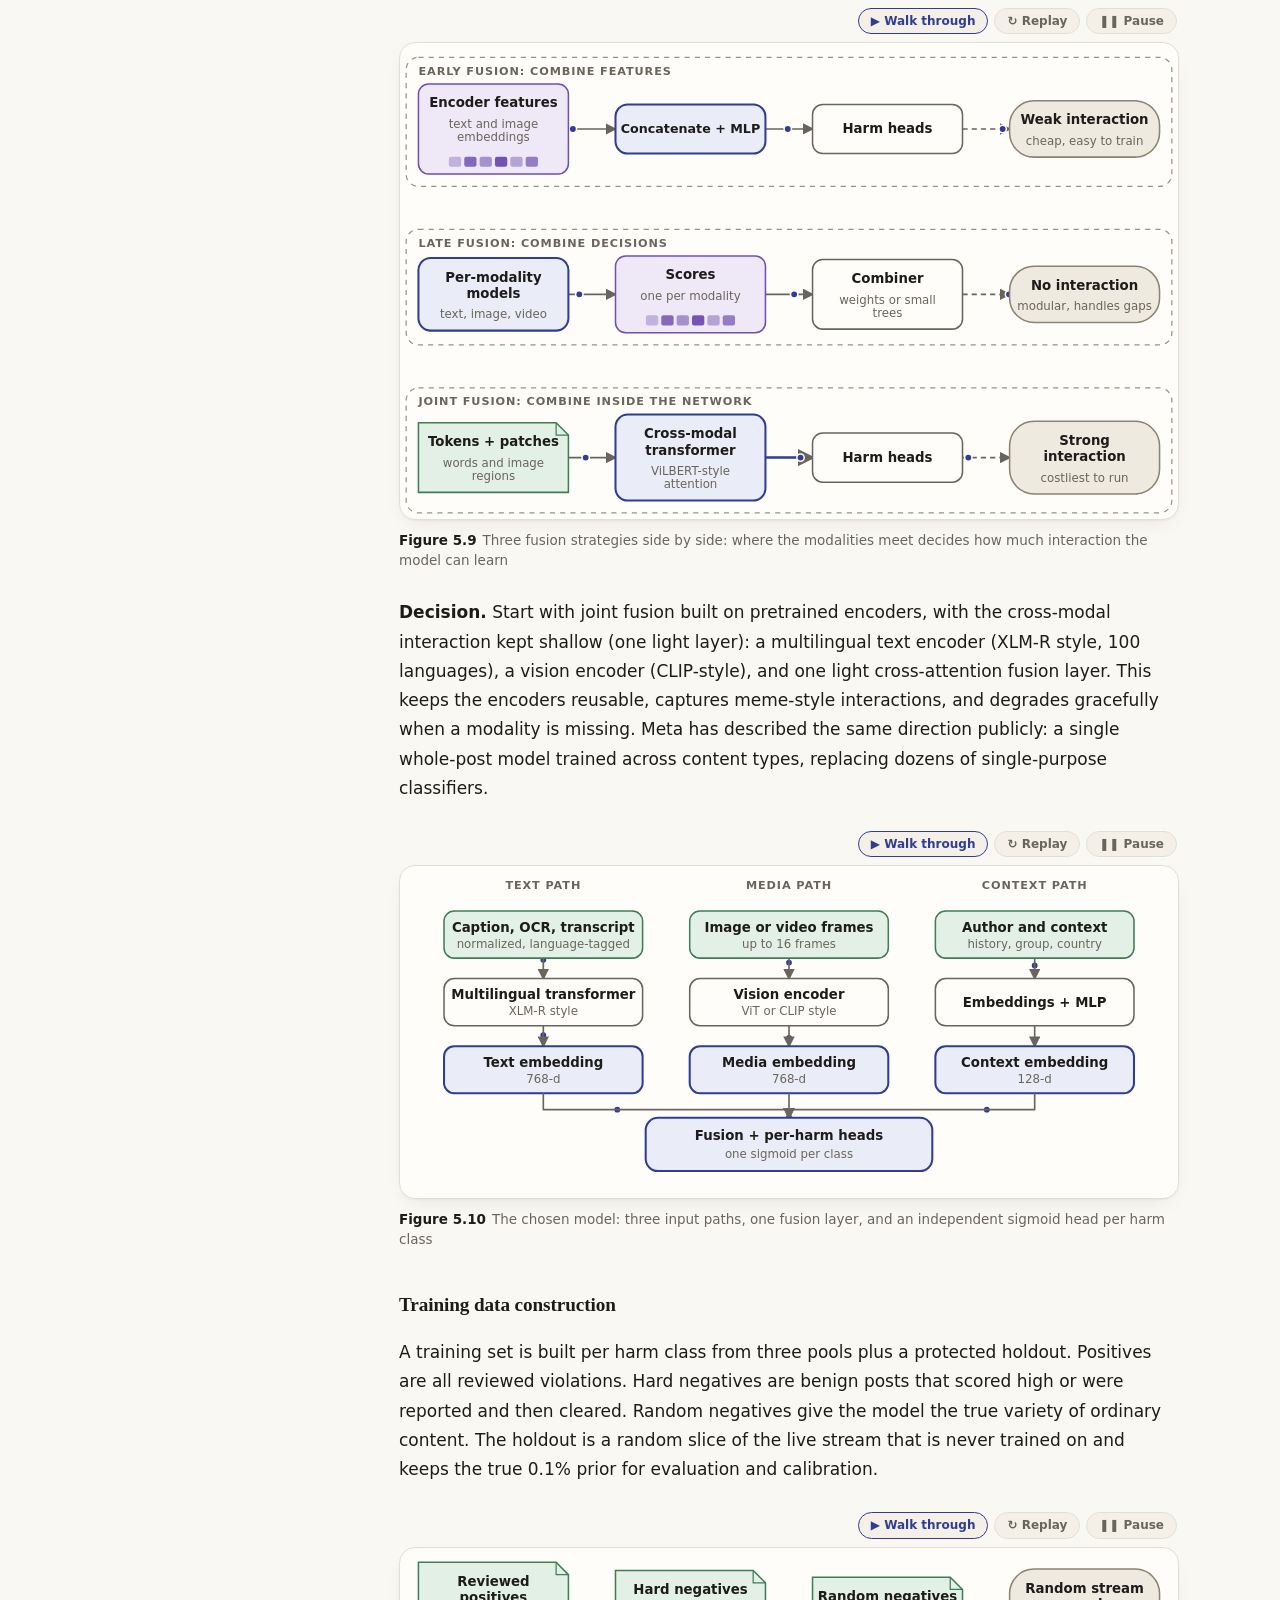
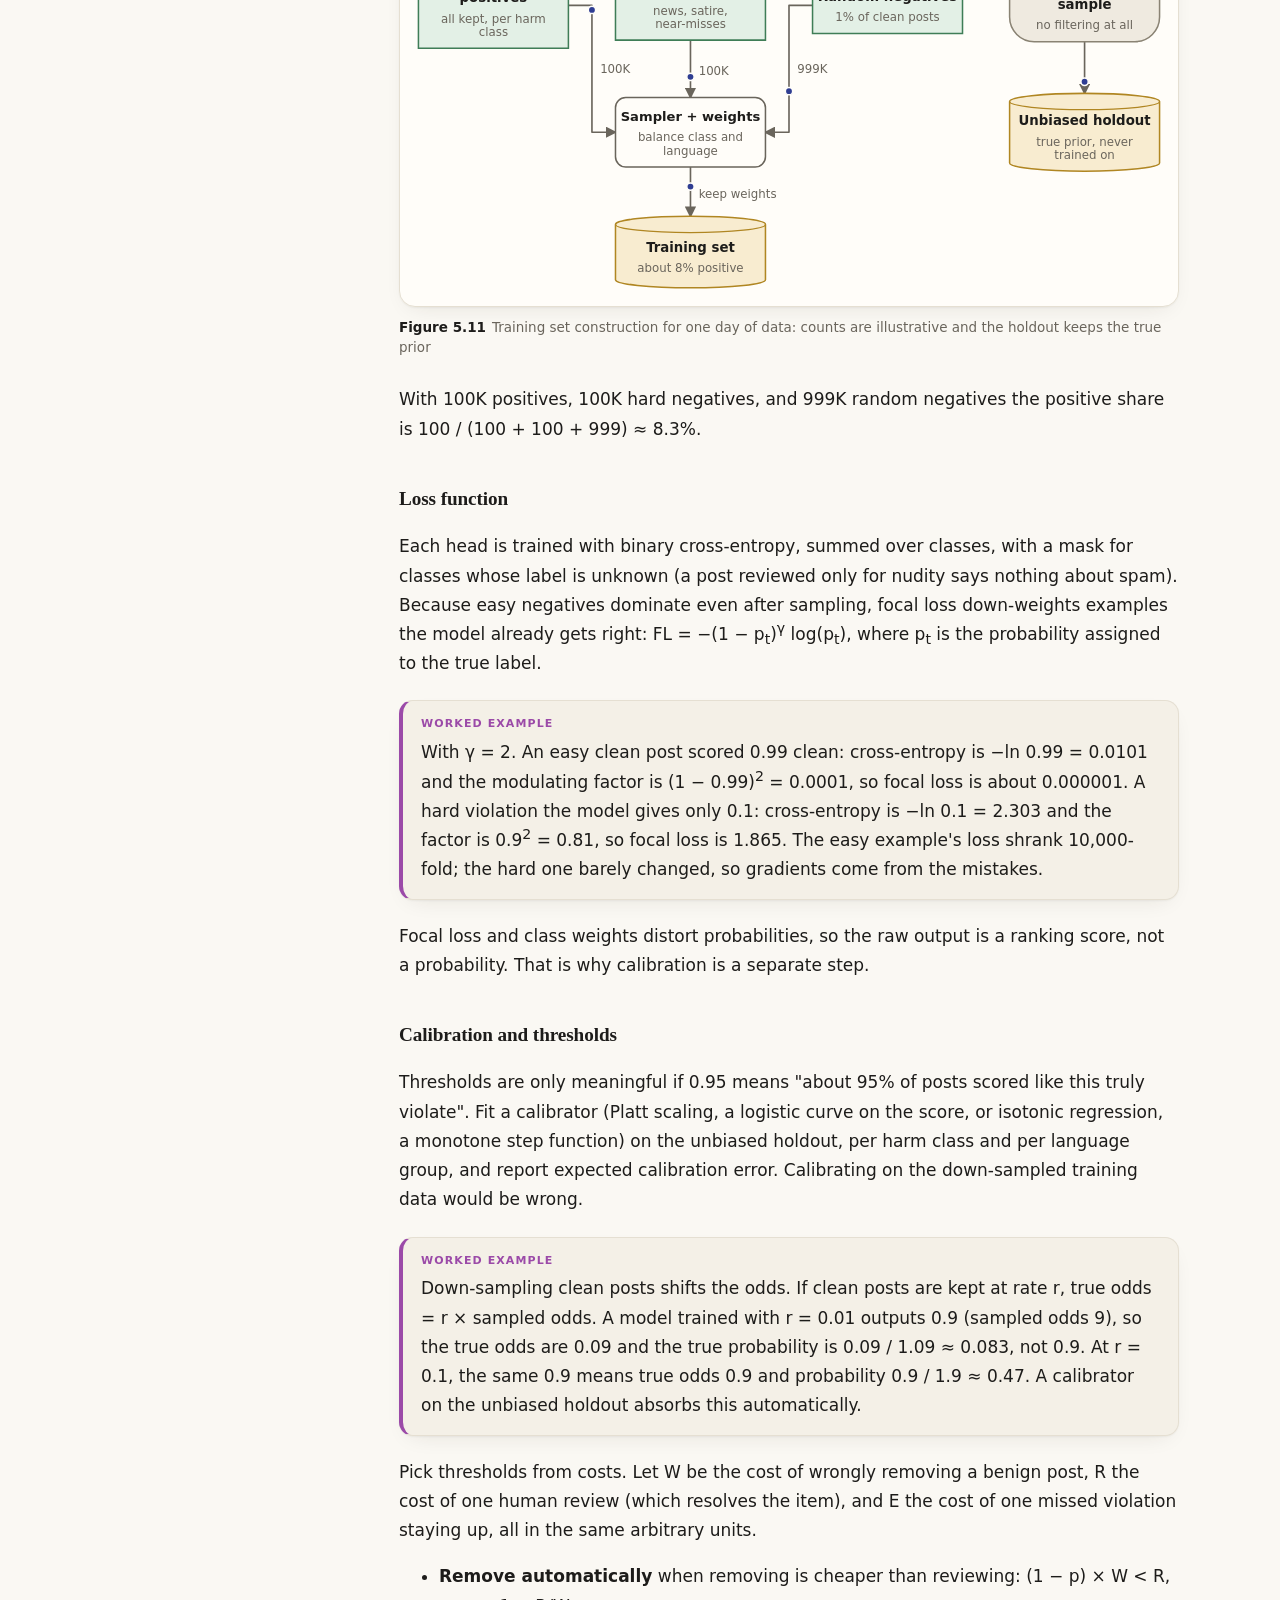
<file: mlsd/harmful-content-detection.html>
<!doctype html>
<html lang="en">
<head>
<meta charset="utf-8">
<meta name="viewport" content="width=device-width,initial-scale=1">
<title>Harmful Content Detection</title>
<script>(function(){try{var t=localStorage.getItem("mlsd-theme");if(t!=="light"&&t!=="dark")t=window.matchMedia&&matchMedia("(prefers-color-scheme: dark)").matches?"dark":"light";document.documentElement.setAttribute("data-theme",t)}catch(e){}})()</script>
<link rel="stylesheet" href="assets/style.css">
</head>
<body data-slug="harmful-content-detection">
<div class="topbar"><a href="index.html">&larr; ML System Design Study Guide</a><span style="color:var(--muted)">Chapter 5 of 11</span></div>
<div class="layout"><aside class="toc" id="toc"></aside>
<main>
<div class="kicker">Chapter 5</div>
<h1>Harmful Content Detection</h1>
<p class="lead">A social platform receives about 100 million new posts a day and roughly one in a thousand breaks policy. The system must find those posts in any mix of text, image, and video across many languages, remove clear violations, demote borderline ones, and send the uncertain middle to human reviewers, all within seconds to minutes while adversaries keep changing tactics. The core idea is one calibrated multi-label model with a threshold ladder on top: probabilities pick the action, humans resolve the doubt, and every human decision becomes the next training label.</p>

<h2>Clarifying Requirements</h2>
<p>This problem is as much about policy and operations as about modeling. A strong candidate spends the first minutes pinning down what actions exist, what a mistake costs in each direction, and how much human capacity is available.</p>
<div class="dlg">
<div class="turn c"><span>Candidate</span><p>What can the system do to a harmful post?</p></div>
<div class="turn i"><span>Interviewer</span><p>Three things: remove clear violations and tell the author why, demote borderline posts so fewer people see them, and send uncertain posts to human reviewers. Authors can appeal removals.</p></div>
<div class="turn c"><span>Candidate</span><p>What is in scope as input: posts only, or comments and messages too?</p></div>
<div class="turn i"><span>Interviewer</span><p>Posts only. A post may have text, an image, a video, or any mix. Comments and private messages are out of scope, but reports, hides, and flagged replies on a post can be used as signals.</p></div>
<div class="turn c"><span>Candidate</span><p>Which harm types, and can one post violate several?</p></div>
<div class="turn i"><span>Interviewer</span><p>About a dozen categories, such as violence, nudity, hate speech, self-harm, harassment, and spam. A post can violate several at once. Policy text changes a few times a year, and some rules differ by country.</p></div>
<div class="turn c"><span>Candidate</span><p>What scale should I design for?</p></div>
<div class="turn i"><span>Interviewer</span><p>Assume 100 million new posts per day, about 10% of them with video. Assume roughly 0.1% violate policy, so positives are rare.</p></div>
<div class="turn c"><span>Candidate</span><p>How fast must we act?</p></div>
<div class="turn i"><span>Interviewer</span><p>A decision for 95% of text and image posts within 30 seconds, and a few minutes for video. The earlier we act, the fewer people see the post, but speed must not cost accuracy on removals.</p></div>
<div class="turn c"><span>Candidate</span><p>What labels do we have?</p></div>
<div class="turn i"><span>Interviewer</span><p>Human reviewer decisions, user reports, and a small random sample that reviewers label for measurement. Reports are noisy and sometimes organized attacks on innocent posts.</p></div>
<div class="turn c"><span>Candidate</span><p>Which languages, and how good is the data in each?</p></div>
<div class="turn i"><span>Interviewer</span><p>More than 50 languages. A handful have abundant labels; many have only a few hundred positives.</p></div>
<div class="turn c"><span>Candidate</span><p>What do the two kinds of mistakes cost?</p></div>
<div class="turn i"><span>Interviewer</span><p>A wrong removal hurts trust and has legal exposure, so automatic removal needs at least 95% precision. A miss exposes people to harm, so recall matters too. Reviewers can handle about 150,000 items per day.</p></div>
<div class="turn c"><span>Candidate</span><p>Is anything personalized, and how should new accounts or new harm types be handled?</p></div>
<div class="turn i"><span>Interviewer</span><p>No personalization: the same policy applies to everyone, adjusted only by country. New accounts and brand-new harm types are the cold-start cases, so plan for them.</p></div>
<div class="turn c"><span>Candidate</span><p>What is out of scope?</p></div>
<div class="turn i"><span>Interviewer</span><p>Encrypted private messaging, account-level bans, and ads review. Known illegal imagery is handled by hash matching with a legal workflow, which you can mention in one line.</p></div>
</div>
<div class="summary"><p>Build a proactive system that scores every new post (any mix of text, image, and video, in 50+ languages) for about a dozen harm types, then removes clear violations, demotes borderline ones, and routes uncertain ones to human reviewers. Scale is 100 million posts a day at roughly 0.1% prevalence, with decisions in under 30 seconds for most posts, at least 95% precision for automatic removal, and about 150,000 reviews a day of capacity. Users are told why and can appeal.</p></div>
<script type="application/json" class="dg" data-cap="The product as a black box: a post and its context go in, an action and a user notice come out">
{"type":"graph","cols":3,
 "nodes":[
  {"id":"post","t":"New post","s":"text, image, video, any mix","c":0,"r":0,"k":"io"},
  {"id":"sys","t":"Harmful content detection","s":"scores every harm type","c":1,"r":0,"k":"model"},
  {"id":"out","t":"Action per post","s":"remove, demote, review, allow","c":2,"r":0,"k":"io"},
  {"id":"ctx","t":"Context signals","s":"author history, later reactions","c":0,"r":1,"k":"data"},
  {"id":"note","t":"Notice and appeal","s":"reason shown to the author","c":2,"r":1}],
 "edges":[["post","sys","text + media"],["ctx","sys","signals",{"sa":"r","sb":"b"}],["sys","out","scores + policy",{"hl":1}],["out","note","if removed"]]}
</script>

<h2>Frame the Problem as an ML Task</h2>
<h3>ML objective</h3>
<p>The system must turn a post into a decision, but the model should not make the decision itself. The model's job is to estimate how likely the post is to violate each policy. The action then follows from thresholds that policy and operations teams can change without retraining.</p>
<table>
<caption>Candidate objectives</caption>
<tr><th>Option</th><th>What the model predicts</th><th>Pros</th><th>Cons</th></tr>
<tr><td>Single binary classifier</td><td>"Harmful or not"</td><td>Simplest to build and evaluate</td><td>Cannot say which policy was broken, so no useful notice to the author; one threshold for very different harms</td></tr>
<tr><td>Multi-class softmax</td><td>Exactly one of N harm types or "none"</td><td>Familiar loss; outputs sum to 1</td><td>Wrong assumption: a threatening, hateful meme is violence and hate at once; adding a policy changes every other probability</td></tr>
<tr><td>One binary model per harm</td><td>Independent model per policy</td><td>Teams iterate independently</td><td>Dozens of large models to train and serve; no shared learning, so rare harms stay weak</td></tr>
<tr><td><b>Multi-label, multi-task</b></td><td>Independent calibrated probability per harm class from a shared backbone</td><td>Shared features, one forward pass, per-class thresholds, a natural explanation</td><td>Tasks can interfere; needs per-class evaluation and care with missing labels</td></tr>
</table>
<div class="callout key"><p>Predict a calibrated probability per harm class and keep the action choice outside the model. Policies, country rules, and review capacity change faster than a model can be retrained, and a threshold is the cheapest knob to turn.</p></div>

<h3>Input and output</h3>
<p>The input is the whole post, not only its text: caption, text found inside images, sampled video frames, an audio transcript, and linked domains. Author and posting-context features come with it. After exposure, reaction signals such as reports and hides join in a second-pass model.</p>
<script type="application/json" class="dg" data-cap="Anatomy of a post: every signal feeds one harm model, and reactions arrive only after people have seen the post">
{"type":"graph","cols":3,
 "nodes":[
  {"id":"tx","t":"Text and OCR text","s":"caption plus words found in images","c":0,"r":0},
  {"id":"md","t":"Image or video frames","s":"sampled, decoded once","c":1,"r":0,"k":"img"},
  {"id":"lk","t":"Links and audio","s":"domain, speech-to-text","c":2,"r":0},
  {"id":"au","t":"Author","s":"age, past violations","c":0,"r":1,"k":"user"},
  {"id":"m","t":"Harm model","s":"fuses all signals","c":1,"r":1,"k":"model"},
  {"id":"cx","t":"Where it is posted","s":"group, audience, country","c":2,"r":1},
  {"id":"rx","t":"Reactions","s":"reports, hides, flagged replies","c":1,"r":2,"k":"data"}],
 "edges":[["tx","m"],["md","m"],["lk","m"],["au","m"],["cx","m"],["rx","m","after exposure",{"d":1}]]}
</script>
<p>The output is a vector of probabilities, one per harm class, plus an explanation handle such as the text span or frame that drove the top score. Probabilities are independent, so a post can score high on several classes while a news clip about a war stays below every threshold.</p>
<script type="application/json" class="dg" data-cap="Multi-label output (illustrative): each row is a post, each column an independent probability; outlined cells are the violations">
{"type":"matrix","rl":"Posts","cl":"Harm class","rows":["Meme with slur","Beach photo","Fight clip + threat","Giveaway link blast","News clip about war"],"cols":["Violence","Nudity","Hate","Self-harm","Spam"],
 "v":[[0.0,0.0,0.9,0.0,0.0],[0.0,0.1,0.0,0.0,0.0],[0.8,0.0,0.6,0.0,0.0],[0.0,0.0,0.0,0.0,0.9],[0.3,0.0,0.0,0.0,0.0]],"hl":[[0,2],[2,0],[2,2],[3,4]]}
</script>

<h3>ML category</h3>
<p>The backbone choice is separate from the multi-label framing. A candidate may compare four families and say which fits each stage.</p>
<table>
<caption>Model families for the backbone</caption>
<tr><th>Family</th><th>How it works</th><th>Strengths</th><th>Weaknesses</th></tr>
<tr><td>Classical</td><td>Bag-of-words or n-grams plus logistic regression or gradient-boosted trees</td><td>Cheap, fast, easy to debug</td><td>Brittle to misspellings and new slang; no cross-language transfer; no pixels</td></tr>
<tr><td>Per-modality deep models</td><td>Separate text and image networks, outputs combined late</td><td>Modular, reuses strong pretrained encoders</td><td>Misses meaning that only exists across modalities</td></tr>
<tr><td><b>Pretrained multimodal encoders, fine-tuned</b></td><td>Multilingual text transformer, vision transformer or CLIP-style encoder, fusion layer, per-harm heads</td><td>Strong accuracy, 100-language reach, one shared forward pass</td><td>Heavier to serve; needs calibration and per-language checks</td></tr>
<tr><td>Prompted LLM or vision-language model</td><td>Policy text in the prompt, zero-shot judgment</td><td>Instant coverage of a new policy; useful to pre-label and explain</td><td>Slow, costly per post, not calibrated; unsuitable as the first-pass scorer at this scale</td></tr>
</table>
<p>The decision is a staged one. Fine-tuned multimodal encoders score every post. A prompted model helps bootstrap a brand-new policy and speeds up labeling, but its output is a suggestion for reviewers, not an automatic action.</p>
<script type="application/json" class="dg" data-cap="The action ladder: calibrated scores map to four actions; the thresholds, not the model, encode policy">
{"type":"graph","cols":4,
 "nodes":[
  {"id":"sc","t":"Calibrated score","s":"one per harm class","c":0,"r":1,"k":"model","dy":52},
  {"id":"t1","t":"Score 0.95 or higher","s":"precision above 95%","c":1,"r":0},
  {"id":"t2","t":"Score 0.40 to 0.95","s":"uncertain band","c":1,"r":1},
  {"id":"t3","t":"Score 0.15 to 0.40","s":"borderline","c":1,"r":2},
  {"id":"t4","t":"Score under 0.15","s":"clean","c":1,"r":3},
  {"id":"a1","t":"Remove","s":"hide post, notify author","c":2,"r":0,"k":"io"},
  {"id":"a2","t":"Demote + human review","s":"reach cut while queued","c":2,"r":1,"k":"io"},
  {"id":"a3","t":"Demote lightly","s":"reversible, no human","c":2,"r":2,"k":"io"},
  {"id":"a4","t":"Publish normally","s":"stays in random audit","c":2,"r":3,"k":"io"},
  {"id":"n1","t":"Appeal path","s":"second reviewer re-checks","c":3,"r":0,"k":"user"},
  {"id":"n2","t":"Reviewer decides","s":"labels feed training","c":3,"r":1,"k":"user"}],
 "edges":[["sc","t1"],["sc","t2"],["sc","t3"],["sc","t4"],["t1","a1"],["t2","a2",{"hl":1}],["t3","a3"],["t4","a4"],["a1","n1"],["a2","n2",{"hl":1}]]}
</script>

<h2>Data Preparation</h2>
<h3>Data engineering</h3>
<p>Four tables carry most of the weight. Sizes below are assumptions for 100 million posts a day.</p>
<table>
<caption>Posts (about 100M rows a day, roughly 200 GB of metadata; media stays in the blob store)</caption>
<tr><th>post_id</th><th>author_id</th><th>created_at</th><th>lang</th><th>media</th><th>country</th></tr>
<tr><td>p_9f1</td><td>a_77</td><td>10:02:11</td><td>es</td><td>image</td><td>MX</td></tr>
<tr><td>p_9f2</td><td>a_08</td><td>10:02:12</td><td>en</td><td>text</td><td>US</td></tr>
<tr><td>p_9f3</td><td>a_31</td><td>10:02:15</td><td>hi</td><td>video</td><td>IN</td></tr>
</table>
<table>
<caption>Reports and hides (about 1M reports a day, assumption)</caption>
<tr><th>post_id</th><th>reporter_id</th><th>reason</th><th>reported_at</th><th>reporter_trust</th></tr>
<tr><td>p_9f3</td><td>u_410</td><td>violence</td><td>10:09:40</td><td>0.82</td></tr>
<tr><td>p_9f3</td><td>u_977</td><td>hate</td><td>10:11:03</td><td>0.15</td></tr>
</table>
<table>
<caption>Reviews (about 200K a day: the review band, report-driven items, and random samples)</caption>
<tr><th>post_id</th><th>reviewer_id</th><th>queue</th><th>policy_label</th><th>decision</th><th>seconds</th></tr>
<tr><td>p_9f3</td><td>r_12</td><td>violence</td><td>graphic_violence</td><td>violating</td><td>41</td></tr>
<tr><td>p_9f1</td><td>r_55</td><td>random_sample</td><td>none</td><td>benign</td><td>18</td></tr>
</table>
<table>
<caption>Enforcement log (one row per decision, kept for audit and appeals)</caption>
<tr><th>post_id</th><th>model_version</th><th>harm</th><th>score</th><th>action</th><th>pass</th></tr>
<tr><td>p_9f3</td><td>fp-2026-w44</td><td>violence</td><td>0.97</td><td>remove</td><td>first</td></tr>
<tr><td>p_9f1</td><td>fp-2026-w44</td><td>nudity</td><td>0.12</td><td>allow</td><td>first</td></tr>
</table>
<p>Log every score with its model version and the thresholds in force. Without that, you cannot audit a removal, answer an appeal, or replay old traffic against a new model. Keep removed content for the appeal window (for example 90 days) under strict access control.</p>

<h3>Feature engineering</h3>
<table>
<caption>Features by entity and how they are encoded</caption>
<tr><th>Entity</th><th>Features</th><th>Encoding</th></tr>
<tr><td>Text</td><td>Caption, OCR text, speech transcript, language ID</td><td>Unicode normalization (NFKC), confusable-character and zero-width cleanup, then multilingual subword tokens into an XLM-R style encoder</td></tr>
<tr><td>Image</td><td>Pixels, perceptual hash, OCR text</td><td>Vision-transformer or CLIP-style patch embedding; PDQ-style hash looked up against known-bad media</td></tr>
<tr><td>Video</td><td>1 frame per 2 seconds (cap 16), audio, motion</td><td>Per-frame embeddings pooled with attention; ASR transcript joins the text path</td></tr>
<tr><td>Author</td><td>Account age, decayed count of past violations, follower bucket, verification</td><td>Log buckets and decayed counts; never a raw ID embedding, which would memorize individuals</td></tr>
<tr><td>Context</td><td>Group or page type, audience, posting country, link domain reputation</td><td>Embedding lookups for categories, rates for reputation</td></tr>
<tr><td>Reactions (second pass only)</td><td>Reports weighted by reporter trust, hides per 1,000 views, flagged-reply share, view velocity</td><td>Rates normalized by views, log-scaled; counts alone favor viral posts</td></tr>
</table>
<p>Reaction features are the strongest signal but they only exist after exposure. The timing makes the design: score everything with content and author features immediately, then rescore with reactions as they accumulate.</p>
<script type="application/json" class="dg" data-cap="Why reactions cannot be first-pass features (illustrative): a content-only model acts at hour 0, while a reaction-aware model gains recall only after much of the audience has already seen the post">
{"type":"curve","xl":"Hours since posting","yl":"Fraction","xmax":24,"ticks":5,
 "series":[
  {"n":"Views delivered","c":2,"lp":3,"pts":[[0,0],[1,0.35],[3,0.6],[6,0.8],[12,0.92],[24,1]]},
  {"n":"Recall with reactions","c":0,"lp":5,"pts":[[0,0.55],[1,0.6],[3,0.68],[6,0.74],[12,0.78],[24,0.8]]},
  {"n":"Recall, content only","c":1,"d":1,"lp":1,"pts":[[0,0.55],[24,0.55]]}]}
</script>
<div class="callout tip"><p>If an interviewer asks for report counts as features, agree, then ask where in the timeline they are available. Distinguishing a first-pass model (content only, acts immediately) from a second-pass model (adds reactions, escalates) shows you understand label and feature leakage in time.</p></div>

<h3>Labels</h3>
<table>
<caption>Where labels come from</caption>
<tr><th>Source</th><th>Pros</th><th>Cons</th></tr>
<tr><td>Human reviewers</td><td>Policy-aware and accurate; the only trusted ground truth</td><td>Expensive, slow (hours), and they disagree on gray areas; shown only what the system surfaced</td></tr>
<tr><td>User reports</td><td>Plentiful and fast; capture harms the model misses</td><td>Noisy; biased toward visible content; can be brigaded by organized groups</td></tr>
<tr><td>Weak labels (rules, keyword lists, older model output, LLM pre-labels)</td><td>Huge volume and cheap; helps new languages</td><td>Inherits the blind spots of whatever produced it</td></tr>
</table>
<p><b>Decision.</b> Treat reviewer decisions as ground truth. Use reports to decide what reviewers see and, once weighted by reporter trust, as extra noisy training signal. Use weak labels only for pretraining and for low-resource languages, never for evaluation.</p>
<script type="application/json" class="dg" data-cap="Label workflow: three entry points share one priority queue, two blind reviewers decide, disagreements go to a senior reviewer, and every outcome lands in the label store">
{"type":"graph","cols":3,
 "nodes":[
  {"id":"rep","t":"User reports","s":"noisy, can be brigaded","c":0,"r":0,"k":"io"},
  {"id":"flag","t":"Classifier flags","s":"scores in the review band","c":1,"r":0,"k":"model"},
  {"id":"smp","t":"Random sample","s":"unbiased, for measurement","c":2,"r":0,"k":"io"},
  {"id":"q","t":"Priority queue","s":"severity x reach, deduped","c":1,"r":1,"k":"store"},
  {"id":"ra","t":"Reviewer A","s":"language-matched","c":0,"r":2,"k":"user"},
  {"id":"sen","t":"Senior reviewer","s":"breaks ties, audits","c":1,"r":2,"k":"user"},
  {"id":"rb","t":"Reviewer B","s":"blind to reviewer A","c":2,"r":2,"k":"user"},
  {"id":"ls","t":"Label store","s":"decision, policy, rationale","c":1,"r":3,"k":"store"}],
 "edges":[["rep","q"],["flag","q"],["smp","q"],["q","ra",{"sa":"b","sb":"t"}],["q","rb",{"sa":"b","sb":"t"}],["ra","sen","disagree"],["rb","sen"],["sen","ls","final label"],["ra","ls",{"sa":"b","sb":"l"}],["rb","ls",{"sa":"b","sb":"r"}]]}
</script>
<h4>Label noise and agreement</h4>
<p>Reviewers disagree most on exactly the posts the model is unsure about. Measure it with Cohen's kappa: the observed agreement minus the agreement expected by chance, divided by what is left over. Low kappa on a policy usually means the written guidance is ambiguous, and no model can beat that ceiling.</p>
<script type="application/json" class="dg" data-cap="Agreement between two reviewers on 100 posts from the uncertain band (illustrative): the diagonal is agreement, the rest is disagreement">
{"type":"matrix","rl":"Reviewer A","cl":"Reviewer B","rows":["Violating","Borderline","Benign"],"cols":["Violating","Borderline","Benign"],
 "v":[[0.3,0.1,0.0],[0.1,0.1,0.1],[0.0,0.1,0.2]],"hl":"diag"}
</script>
<div class="callout math"><p>Joint shares from the matrix: observed agreement p<sub>o</sub> = 0.3 + 0.1 + 0.2 = 0.60. Row totals for reviewer A are 0.4, 0.3, 0.3, and the column totals for B are the same, so chance agreement p<sub>e</sub> = 0.4&times;0.4 + 0.3&times;0.3 + 0.3&times;0.3 = 0.16 + 0.09 + 0.09 = 0.34. Kappa = (0.60 &minus; 0.34) / (1 &minus; 0.34) = 0.26 / 0.66 &asymp; 0.39, only fair agreement even though 60% of the posts matched. Fix the guidance, add a second review for this policy, and use soft labels (the fraction of reviewers voting violating) instead of hard 0 or 1.</p></div>
<h4>Imbalance, delay, and selection bias</h4>
<p>At 0.1% prevalence a model that says "clean" for everything scores 99.9% accuracy. Keep every positive, sample the negatives, and compensate afterwards, as the next figure shows.</p>
<script type="application/json" class="dg" data-cap="Positive share of the training set after down-sampling clean posts: 100K positives a day against 99.9M clean ones">
{"type":"bars","labels":["Raw stream","Keep 1% of clean posts","Keep 0.1% of clean posts"],"series":[{"n":"Positive share (%)","v":[0.1,9.1,50]}],"fmt":null,"max":58}
</script>
<ul>
<li><b>Delay.</b> A final label can take hours, and an appeal can overturn it days later. Train on posts older than a maturity window (for example 7 days) and apply overturns as corrections.</li>
<li><b>Selection bias.</b> Reviewers only see what reports or the current model surface, so a model trained on them never learns about harms it already misses. Keep a random labeled sample, and use inverse-propensity weights for the surfaced items.</li>
<li><b>Hard negatives.</b> Include benign look-alikes: news about violence, medical nudity, quoted hate speech in a rebuttal, reclaimed slurs. Without them the model learns surface keywords.</li>
</ul>

<h2>Model Development</h2>
<h3>Choosing the architecture</h3>
<p>Harm often lives in the interaction of modalities. The Hateful Memes challenge was built from "benign confounders", pairs where swapping the image or the caption flips the label, so unimodal models cannot cheat. Its authors reported 64.73% accuracy for the strongest methods then against 84.7% for humans, which is the gap a design must close.</p>
<table>
<caption>Fusion strategies</caption>
<tr><th>Strategy</th><th>How it works</th><th>Pros</th><th>Cons</th></tr>
<tr><td>Early</td><td>Concatenate frozen text and image features, then an MLP</td><td>Cheap; easy to train and debug</td><td>Weak interaction between modalities</td></tr>
<tr><td>Late</td><td>One classifier per modality; combine the scores with weights or a small tree model</td><td>Modular; each modality can be missing; reuses existing models</td><td>No interaction at all: harmless image plus hateful caption looks fine to both</td></tr>
<tr><td>Joint</td><td>Cross-modal transformer over text tokens and image regions (ViLBERT, VisualBERT, CLIP-based fusion)</td><td>Learns meaning that exists only across modalities; best on memes</td><td>Costliest to train and serve; needs paired data</td></tr>
</table>
<script type="application/json" class="dg" data-cap="Three fusion strategies side by side: where the modalities meet decides how much interaction the model can learn">
{"type":"graph","cols":4,
 "groups":[{"t":"Early fusion: combine features","c0":0,"c1":3,"r0":0,"r1":0},{"t":"Late fusion: combine decisions","c0":0,"c1":3,"r0":1,"r1":1},{"t":"Joint fusion: combine inside the network","c0":0,"c1":3,"r0":2,"r1":2}],
 "nodes":[
  {"id":"e1","t":"Encoder features","s":"text and image embeddings","c":0,"r":0,"k":"vec"},
  {"id":"e2","t":"Concatenate + MLP","c":1,"r":0,"k":"model"},
  {"id":"e3","t":"Harm heads","c":2,"r":0},
  {"id":"e4","t":"Weak interaction","s":"cheap, easy to train","c":3,"r":0,"k":"io"},
  {"id":"l1","t":"Per-modality models","s":"text, image, video","c":0,"r":1,"k":"model"},
  {"id":"l2","t":"Scores","s":"one per modality","c":1,"r":1,"k":"vec"},
  {"id":"l3","t":"Combiner","s":"weights or small trees","c":2,"r":1},
  {"id":"l4","t":"No interaction","s":"modular, handles gaps","c":3,"r":1,"k":"io"},
  {"id":"j1","t":"Tokens + patches","s":"words and image regions","c":0,"r":2,"k":"data"},
  {"id":"j2","t":"Cross-modal transformer","s":"ViLBERT-style attention","c":1,"r":2,"k":"model"},
  {"id":"j3","t":"Harm heads","c":2,"r":2},
  {"id":"j4","t":"Strong interaction","s":"costliest to run","c":3,"r":2,"k":"io"}],
 "edges":[["e1","e2"],["e2","e3"],["e3","e4",{"d":1}],["l1","l2"],["l2","l3"],["l3","l4",{"d":1}],["j1","j2"],["j2","j3",{"hl":1}],["j3","j4",{"d":1}]]}
</script>
<p><b>Decision.</b> Start with joint fusion built on pretrained encoders, with the cross-modal interaction kept shallow (one light layer): a multilingual text encoder (XLM-R style, 100 languages), a vision encoder (CLIP-style), and one light cross-attention fusion layer. This keeps the encoders reusable, captures meme-style interactions, and degrades gracefully when a modality is missing. Meta has described the same direction publicly: a single whole-post model trained across content types, replacing dozens of single-purpose classifiers.</p>
<script type="application/json" class="dg" data-cap="The chosen model: three input paths, one fusion layer, and an independent sigmoid head per harm class">
{"type":"stack","cols":[
 {"t":"Text path","layers":[{"t":"Caption, OCR, transcript","s":"normalized, language-tagged"},{"t":"Multilingual transformer","s":"XLM-R style"},{"t":"Text embedding","s":"768-d","k":"model"}]},
 {"t":"Media path","layers":[{"t":"Image or video frames","s":"up to 16 frames"},{"t":"Vision encoder","s":"ViT or CLIP style"},{"t":"Media embedding","s":"768-d","k":"model"}]},
 {"t":"Context path","layers":[{"t":"Author and context","s":"history, group, country"},{"t":"Embeddings + MLP"},{"t":"Context embedding","s":"128-d","k":"model"}]}],
 "join":{"t":"Fusion + per-harm heads","s":"one sigmoid per class"}}
</script>

<h3>Training data construction</h3>
<p>A training set is built per harm class from three pools plus a protected holdout. Positives are all reviewed violations. Hard negatives are benign posts that scored high or were reported and then cleared. Random negatives give the model the true variety of ordinary content. The holdout is a random slice of the live stream that is never trained on and keeps the true 0.1% prior for evaluation and calibration.</p>
<script type="application/json" class="dg" data-cap="Training set construction for one day of data: counts are illustrative and the holdout keeps the true prior">
{"type":"graph","cols":4,
 "nodes":[
  {"id":"pos","t":"Reviewed positives","s":"all kept, per harm class","c":0,"r":0,"k":"data"},
  {"id":"hard","t":"Hard negatives","s":"news, satire, near-misses","c":1,"r":0,"k":"data"},
  {"id":"rnd","t":"Random negatives","s":"1% of clean posts","c":2,"r":0,"k":"data"},
  {"id":"strm","t":"Random stream sample","s":"no filtering at all","c":3,"r":0,"k":"io"},
  {"id":"smp","t":"Sampler + weights","s":"balance class and language","c":1,"r":1},
  {"id":"hold","t":"Unbiased holdout","s":"true prior, never trained on","c":3,"r":1,"k":"store"},
  {"id":"trn","t":"Training set","s":"about 8% positive","c":1,"r":2,"k":"store"}],
 "edges":[["pos","smp","100K"],["hard","smp","100K"],["rnd","smp","999K"],["smp","trn","keep weights"],["strm","hold"]]}
</script>
<p>With 100K positives, 100K hard negatives, and 999K random negatives the positive share is 100 / (100 + 100 + 999) &asymp; 8.3%.</p>

<h3>Loss function</h3>
<p>Each head is trained with binary cross-entropy, summed over classes, with a mask for classes whose label is unknown (a post reviewed only for nudity says nothing about spam). Because easy negatives dominate even after sampling, focal loss down-weights examples the model already gets right: FL = &minus;(1 &minus; p<sub>t</sub>)<sup>&gamma;</sup> log(p<sub>t</sub>), where p<sub>t</sub> is the probability assigned to the true label.</p>
<div class="callout math"><p>With &gamma; = 2. An easy clean post scored 0.99 clean: cross-entropy is &minus;ln 0.99 = 0.0101 and the modulating factor is (1 &minus; 0.99)<sup>2</sup> = 0.0001, so focal loss is about 0.000001. A hard violation the model gives only 0.1: cross-entropy is &minus;ln 0.1 = 2.303 and the factor is 0.9<sup>2</sup> = 0.81, so focal loss is 1.865. The easy example's loss shrank 10,000-fold; the hard one barely changed, so gradients come from the mistakes.</p></div>
<p>Focal loss and class weights distort probabilities, so the raw output is a ranking score, not a probability. That is why calibration is a separate step.</p>

<h3>Calibration and thresholds</h3>
<p>Thresholds are only meaningful if 0.95 means "about 95% of posts scored like this truly violate". Fit a calibrator (Platt scaling, a logistic curve on the score, or isotonic regression, a monotone step function) on the unbiased holdout, per harm class and per language group, and report expected calibration error. Calibrating on the down-sampled training data would be wrong.</p>
<div class="callout math"><p>Down-sampling clean posts shifts the odds. If clean posts are kept at rate r, true odds = r &times; sampled odds. A model trained with r = 0.01 outputs 0.9 (sampled odds 9), so the true odds are 0.09 and the true probability is 0.09 / 1.09 &asymp; 0.083, not 0.9. At r = 0.1, the same 0.9 means true odds 0.9 and probability 0.9 / 1.9 &asymp; 0.47. A calibrator on the unbiased holdout absorbs this automatically.</p></div>
<p>Pick thresholds from costs. Let W be the cost of wrongly removing a benign post, R the cost of one human review (which resolves the item), and E the cost of one missed violation staying up, all in the same arbitrary units.</p>
<ul>
<li><b>Remove automatically</b> when removing is cheaper than reviewing: (1 &minus; p) &times; W &lt; R, so p &gt; 1 &minus; R/W.</li>
<li><b>Send to review</b> when reviewing is cheaper than leaving the post up: p &times; E &gt; R, so p &gt; R/E.</li>
</ul>
<div class="callout math"><p>Take R = 1, W = 20 (a wrongful removal costs twenty reviews), E = 2.5. Removal threshold: 1 &minus; 1/20 = 0.95. Review threshold: 1/2.5 = 0.40. These are the cut points used throughout this chapter. If W falls to 10, the removal threshold drops to 0.90; if reviewers become scarce and R doubles to 2, the review threshold rises to 0.80 and the removal threshold to 0.90 with W = 20.</p></div>

<h3>Multilingual coverage and memes</h3>
<p>A multilingual encoder lets high-resource languages lend strength to low-resource ones, but transfer is uneven. Slang, code-switching ("Hinglish" typed in Latin script), and dialect all shift the distribution. Practical levers: oversample low-resource positives, translate labeled posts into other languages as augmentation, calibrate and set thresholds per language group, and recruit native-language reviewers for the review queues. Meta reports that its consolidated cross-problem classifiers reached many markets in weeks rather than months.</p>
<p>For memes, run OCR first and give the model both the extracted text and the pixels. OCR must survive stylized fonts, low contrast, and overlaid noise, so train it on augmented memes. The text becomes a normal text input, and the cross-attention layer decides whether the caption and the image combine into something harmful.</p>

<h3>New harms and the learning loop</h3>
<p>When a new harm appears (a viral conspiracy phrase, a fresh dangerous challenge), months of labeling is too slow. Few-shot approaches reformulate the task so the model reads a policy sentence plus a handful of examples. Meta's Few-Shot Learner uses entailment: a post is paired with a label description such as "this is hate speech" and the model decides whether the post entails it. The approach works with zero examples, under 50 demonstrations, or light fine-tuning, and Meta reports adaptation in weeks instead of months. Treat its outputs as review-band candidates until labels accumulate.</p>
<p>Labeling effort is the scarcest resource, so spend it wisely with active learning: fill part of each queue with uncertain items (scores near the review threshold), part with diverse items (cluster-sampled so reviewers do not see 500 copies of one meme), and part with a random slice that keeps estimates unbiased.</p>
<script type="application/json" class="dg" data-cap="The training data flywheel: review produces labels, labels produce a better model, and the better model changes what reviewers see next">
{"type":"graph","cols":4,
 "nodes":[
  {"id":"prod","t":"Production model","s":"scores all posts","c":0,"r":0,"k":"model"},
  {"id":"als","t":"Active-learning sampler","s":"uncertain, diverse, random","c":1,"r":0},
  {"id":"hum","t":"Human review","s":"double-labeled where needed","c":2,"r":0,"k":"user"},
  {"id":"ls","t":"Label store","s":"matured, deduped","c":3,"r":0,"k":"store"},
  {"id":"rt","t":"Retrain + recalibrate","s":"fresh holdout for thresholds","c":3,"r":1,"k":"model"},
  {"id":"sh","t":"Shadow + A/B test","s":"no user impact first","c":2,"r":1},
  {"id":"ro","t":"Gradual rollout","s":"1%, 10%, 100%","c":1,"r":1}],
 "edges":[["prod","als","scores"],["als","hum","items"],["hum","ls","labels"],["ls","rt","fresh labels"],["rt","sh"],["sh","ro"],["ro","prod",{"sa":"l","sb":"b","hl":1}]]}
</script>

<h2>Evaluation</h2>
<h3>Offline metrics</h3>
<p>Every threshold implies a confusion matrix, and the mix of its cells is what operations cares about. The table gives each candidate metric in the form to say in an interview: definition, a hand-checked example, flaw, and decision.</p>
<table>
<caption>Offline metrics</caption>
<tr><th>Metric</th><th>Definition and example</th><th>Flaw</th><th>Decision</th></tr>
<tr><td>Precision</td><td>Flagged posts that truly violate, divided by all flagged. 80 of 100 flagged violate: 0.80.</td><td>Ignores what was missed</td><td>Use at the removal threshold, per class</td></tr>
<tr><td>Recall</td><td>True violations flagged, divided by all violations. 40 of 50 flagged: 0.80.</td><td>Trivially 1.0 if everything is flagged</td><td>Use, always next to precision</td></tr>
<tr><td>F1</td><td>Harmonic mean of the two. P = 0.95, R = 0.40: 2&times;0.95&times;0.40 / 1.35 = 0.563.</td><td>Treats precision and recall as equal, which the policy does not</td><td>Do not use as the headline</td></tr>
<tr><td>ROC-AUC</td><td>Chance that a random violating post outranks a random clean one. Plots recall against false positive rate.</td><td>False positive rate divides by 100M clean posts, so huge absolute error looks tiny (next callout)</td><td>Do not use as the headline</td></tr>
<tr><td>PR-AUC (average precision)</td><td>Area under precision against recall; baseline equals prevalence (0.001 here).</td><td>Depends on prevalence, so not comparable across harm classes</td><td>Use for model selection per class</td></tr>
<tr><td>Recall at precision 95%</td><td>Highest recall among thresholds whose precision is at least 0.95. From the table below: 0.55.</td><td>One point on the curve; noisy for rare classes</td><td>Use: it mirrors the removal policy</td></tr>
<tr><td>Expected calibration error</td><td>Bin by score; average the gap between mean score and true rate, weighted by bin size. A bin with 10% of items, mean score 0.95, true rate 0.80 adds 0.10 &times; 0.15 = 0.015.</td><td>Hides errors that cancel across bins</td><td>Use with a reliability plot, per slice</td></tr>
</table>
<p>The precision-recall curve below is the main working view. The two marked points are the two actions.</p>
<script type="application/json" class="dg" data-cap="Precision-recall curves (illustrative). Solid: multimodal model; dashed: text-only baseline. The marks are the removal and review operating points used in the text">
{"type":"curve","xl":"Recall","yl":"Precision","ymin":0,"ymax":1,
 "series":[
  {"n":"Multimodal model","c":0,"lp":1,"pts":[[0,1],[0.2,0.995],[0.4,0.985],[0.55,0.965],[0.7,0.85],[0.8,0.65],[0.88,0.47],[0.93,0.22],[0.97,0.09],[1,0.02]]},
  {"n":"Text-only baseline","c":1,"d":1,"pts":[[0,1],[0.2,0.98],[0.4,0.93],[0.55,0.82],[0.7,0.6],[0.8,0.38],[0.88,0.2],[0.93,0.1],[0.97,0.05],[1,0.015]]}],
 "marks":[{"x":0.55,"y":0.965,"t":"auto-remove"},{"x":0.88,"y":0.47,"t":"review"}]}
</script>
<p>Now the numbers behind those points. Assume 100 million posts a day, 0.1% violating: 100,000 violations and 99,900,000 clean posts.</p>
<table>
<caption>Confusion counts per day at three thresholds (illustrative model)</caption>
<tr><th>Threshold</th><th>TP</th><th>FN</th><th>FP</th><th>TN</th><th>Recall</th><th>FP rate</th><th>Precision</th></tr>
<tr><td>0.95 (auto-remove)</td><td>55,000</td><td>45,000</td><td>2,000</td><td>99,898,000</td><td>0.55</td><td>0.002%</td><td>96.5%</td></tr>
<tr><td>0.40 (review band starts)</td><td>88,000</td><td>12,000</td><td>100,000</td><td>99,800,000</td><td>0.88</td><td>0.100%</td><td>46.8%</td></tr>
<tr><td>0.10 (very broad)</td><td>97,000</td><td>3,000</td><td>999,000</td><td>98,901,000</td><td>0.97</td><td>1.000%</td><td>8.9%</td></tr>
</table>
<script type="application/json" class="dg" data-cap="True positives, false positives, and false negatives per day at each threshold, in thousands (illustrative): lowering the threshold buys recall with an explosion of false positives">
{"type":"bars","labels":["0.95 (remove)","0.40 (review)","0.10 (very broad)"],"series":[{"n":"TP (K)","v":[55,88,97]},{"n":"FP (K)","v":[2,100,999]},{"n":"FN (K)","v":[45,12,3]}],"fmt":null}
</script>
<div class="callout math"><p>Why ROC-AUC misleads. At threshold 0.10 the false positive rate is 1%, which looks excellent on a ROC plot with recall at 0.97. But 1% of 99.9M clean posts is 999,000 wrongly flagged posts against 97,000 real catches: precision = 97,000 / (97,000 + 999,000) = 97,000 / 1,096,000 &asymp; 8.9%. The area under the ROC curve is at least 0.97 &times; 0.99 = 0.960 from that one point alone, so ROC-AUC sits near 0.99 whether the model is good or mediocre. Precision-recall exposes the cost because precision divides by what was flagged, not by the huge clean population.</p></div>
<script type="application/json" class="dg" data-cap="ROC-AUC barely separates the two models while PR-AUC separates them clearly (illustrative, approximated from the curves above)">
{"type":"bars","labels":["ROC-AUC","PR-AUC (average precision)"],"series":[{"n":"Multimodal","v":[0.99,0.82]},{"n":"Text-only","v":[0.98,0.71]}],"max":1}
</script>
<div class="callout math"><p>PR-AUC by trapezoids over the multimodal curve: 0.1995 + 0.1980 + 0.1463 + 0.1361 + 0.0750 + 0.0448 + 0.0173 + 0.0062 + 0.0017 &asymp; 0.82. The text-only curve gives about 0.71. A 0.01 gap in ROC-AUC hides an eleven-point gap in average precision.</p></div>
<p>Across the whole system, removal catches 55,000 violations and the review band (scores from 0.40 up to 0.95) contributes 33,000 more if reviewers act in time, so combined recall is 88,000 / 100,000 = 88%. The band holds 33,000 true violations and 98,000 clean posts, so 131,000 items a day, with in-band precision of 33,000 / 131,000 &asymp; 25%. That fits the 150,000-item capacity, and at an assumed 400 items per reviewer shift it needs about 330 shifts a day. About 2,000 posts a day are wrongly auto-removed; if 30% of those authors appeal (assumption), expect about 600 appeals a day.</p>
<h4>Slices</h4>
<p>A global metric hides the worst performance. Always slice by harm class, modality, language, country, and author group, and check that each slice has enough positives to be meaningful (a slice with 20 positives gives a precision interval of roughly plus or minus 20 points).</p>
<script type="application/json" class="dg" data-cap="Recall at 95% precision by language (illustrative): the global number is dominated by high-resource languages while the long tail is far weaker">
{"type":"bars","horiz":true,"labels":["English","Spanish","Hindi","Arabic","Swahili","Burmese"],"series":[{"n":"Recall at 95% precision","v":[0.71,0.66,0.55,0.52,0.34,0.25]}],"fmt":null,"max":1}
</script>
<div class="callout warn"><p>Evaluating on reviewer-surfaced data alone inflates every metric. Items were chosen because earlier systems or users already flagged them, so the evaluation set is easier than the real stream. Measure recall and prevalence on a random sample labeled independently of the model.</p></div>
<h4>Fairness and explainability checks</h4>
<p>Hate-speech models can penalize dialect: one study found tweets written in African American English up to two times more likely to be labeled offensive, partly because annotators were insensitive to dialect. Evaluate false positive rate across dialect and identity-term slices (including reclaimed terms and quoted slurs), use counterfactual augmentation that swaps identity terms, and prime annotators with dialect context. Report the false positive rate gap between slices as a guardrail.</p>

<h3>Online metrics</h3>
<p>The headline metric is prevalence: the share of all content views that were of violating content, estimated by labeling a random sample of views. It measures what people experienced after all enforcement, so it falls when removal is both accurate and early. Meta publishes it that way, uses stratified sampling to cut variance, has two reviewers label sampled items with a third as tiebreaker, and reports an upper bound when too few violations are found.</p>
<script type="application/json" class="dg" data-cap="How prevalence is measured: it samples what users actually saw, independent of what the model thinks">
{"type":"graph","cols":4,
 "nodes":[
  {"id":"np","t":"New posts","s":"100M a day","c":0,"r":0,"k":"io"},
  {"id":"det","t":"Detection + removal","s":"first and second pass","c":1,"r":0,"k":"model"},
  {"id":"vw","t":"Views of survivors","s":"what users really saw","c":2,"r":0,"k":"data"},
  {"id":"sm","t":"Random sample of views","s":"stratified by surface","c":3,"r":0},
  {"id":"dl","t":"Double labeling","s":"third reviewer breaks ties","c":3,"r":1,"k":"user"},
  {"id":"ci","t":"Violating share + 95% CI","s":"weighted by stratum","c":2,"r":1},
  {"id":"pv","t":"Prevalence trend","s":"or an upper bound if few hits","c":1,"r":1,"k":"io"}],
 "edges":[["np","det"],["det","vw"],["vw","sm"],["sm","dl"],["dl","ci"],["ci","pv",{"hl":1}]]}
</script>
<div class="callout math"><p>Sample size. At prevalence p = 0.1% the 95% interval half-width is 1.96 &times; &radic;(p(1 &minus; p)/n). With n = 100,000 labeled views it is 1.96 &times; &radic;(0.000999 / 100,000) &asymp; 0.0196 percentage points, so 0.10% &plusmn; 0.02. To reach &plusmn; 0.01 points (10% relative) you need n = 1.96<sup>2</sup> &times; 0.000999 / 0.0001<sup>2</sup> &asymp; 384,000 labeled views. If zero violating views appear in n = 100,000, the 95% upper bound is about 3 / n = 0.003%.</p></div>
<table>
<caption>Online and guardrail metrics</caption>
<tr><th>Metric</th><th>Definition</th><th>Role</th><th>Watch for</th></tr>
<tr><td>Prevalence</td><td>Violating views divided by all views (sampled)</td><td>Primary</td><td>Wide intervals for rare harms; label noise biases the estimate</td></tr>
<tr><td>Proactive rate</td><td>Removed items found before any user report, divided by all removed</td><td>Primary</td><td>Can rise by removing only easy items</td></tr>
<tr><td>Views before action</td><td>Median views a violating post gets before removal or demotion</td><td>Primary</td><td>A better target than raw detection count</td></tr>
<tr><td>Time to action</td><td>Post creation to removal, p50 and p95</td><td>Primary</td><td>Video and queue backlog drive the tail</td></tr>
<tr><td>Appeal overturn rate</td><td>Appeals where the removal is reversed, divided by appeals</td><td>Guardrail</td><td>Proxy for false positives; biased because few authors appeal</td></tr>
<tr><td>Queue yield</td><td>Share of review items upheld as violating (about 25% in the band above)</td><td>Efficiency</td><td>Falling yield means thresholds or model drifted</td></tr>
<tr><td>Reviewer agreement</td><td>Cohen's kappa against senior and gold audits</td><td>Quality</td><td>Policy ambiguity vs reviewer fatigue</td></tr>
<tr><td>Slice false positive rate</td><td>Wrong removals by language or dialect group</td><td>Guardrail</td><td>Fairness and trust</td></tr>
<tr><td>Reviewer exposure</td><td>Minutes per reviewer per day on graphic queues</td><td>Guardrail</td><td>Wellbeing limits</td></tr>
</table>
<div class="callout warn"><p>A/B pitfalls. Content spreads between users, so randomizing viewers leaks the treatment (a post removed for the test group is still seen by the control group). Randomize by author or content cluster, or compare shadow-mode decisions against reviewer labels before enforcing. Never hold back protection for severe harms as a control. Prevalence needs very large samples, so run tests long enough, and expect adversaries to adapt a few weeks after any launch, which makes early gains look larger than they last.</p></div>

<h2>Serving</h2>
<h3>Architecture</h3>
<p>Scoring is asynchronous and event-driven: nothing blocks the user's post. A cheap first pass handles everything, and a second pass fuses reactions as they appear.</p>
<script type="application/json" class="dg" data-cap="Serving architecture: a first pass at post time, a second pass as reactions arrive, review queues, and an offline loop that feeds fresh models back in">
{"type":"graph","cols":5,
 "groups":[{"t":"Online: first pass at post time","c0":0,"c1":4,"r0":0,"r1":0},{"t":"Online: second pass and review","c0":1,"c1":4,"r0":1,"r1":1},{"t":"Offline: learning loop","c0":2,"c1":4,"r0":2,"r1":2}],
 "nodes":[
  {"id":"es","t":"Event stream","s":"posts + reactions","c":0,"r":0,"k":"store"},
  {"id":"hf","t":"Hash + rule filter","s":"known-bad media, regex","c":1,"r":0},
  {"id":"fp","t":"First-pass scorer","s":"distilled multimodal","c":2,"r":0,"k":"model"},
  {"id":"pe","t":"Policy engine","s":"thresholds, country rules","c":3,"r":0},
  {"id":"as","t":"Action service","s":"remove, demote, notify","c":4,"r":0},
  {"id":"ra","t":"Reaction aggregator","s":"windowed, trust-weighted","c":1,"r":1},
  {"id":"sp","t":"Second-pass scorer","s":"content + reactions","c":2,"r":1,"k":"model"},
  {"id":"rq","t":"Review queues","s":"severity x reach","c":3,"r":1,"k":"store"},
  {"id":"rv","t":"Reviewers","s":"language-matched","c":4,"r":1,"k":"user"},
  {"id":"ls","t":"Label store","s":"decisions, appeals","c":4,"r":2,"k":"store"},
  {"id":"tr","t":"Training + eval","s":"retrain, calibrate","c":3,"r":2},
  {"id":"mr","t":"Model registry","s":"versions, thresholds","c":2,"r":2,"k":"store"}],
 "edges":[["es","hf"],["hf","fp"],["fp","pe",{"hl":1}],["pe","as"],["es","ra"],["ra","sp"],["sp","pe","rescore"],["pe","rq","uncertain"],["rq","rv"],["rv","ls"],["ls","tr"],["tr","mr"],["mr","sp","deploy",{"d":1}]]}
</script>
<p>Step by step:</p>
<ol>
<li>A post event lands on the stream. A hash and rule filter catches known violating media (perceptual hashes such as PDQ) and obvious patterns in milliseconds, with no model.</li>
<li>The first-pass scorer, a distilled multimodal model, writes per-class probabilities. Only posts above a low cascade threshold (assume 5%) go on to the heavier ensemble.</li>
<li>The policy engine applies the ladder and country rules: remove, demote, enqueue for review, or allow. Removal triggers the user notice with the policy named.</li>
<li>Reports, hides, and flagged replies stream into the aggregator, which weights reporters by trust. The second-pass scorer reruns on posts whose reaction counts cross a trigger and may escalate.</li>
<li>Review decisions enter the label store, which feeds retraining, recalibration, and the next deployment.</li>
</ol>
<h3>Review queue prioritization</h3>
<p>Reviewers are the bottleneck, so order the queue by expected harm, not by arrival time: P(violating) times severity of the harm times predicted reach (views the post will receive in the next hours).</p>
<script type="application/json" class="dg" data-cap="Queue priority as the product of severity weight and reach weight (illustrative weights 0.3, 0.6, 1.0, rounded); this is then multiplied by P(violating)">
{"type":"matrix","rl":"Severity","cl":"Predicted reach","rows":["Low severity","Medium severity","High severity"],"cols":["Low reach","Medium reach","High reach"],
 "v":[[0.09,0.18,0.3],[0.18,0.36,0.6],[0.3,0.6,1.0]],"hl":[[2,2]]}
</script>
<p>Add a time-in-queue boost so low-priority items are not starved, and a hard ceiling for severe categories such as threats or self-harm, which jump the queue. If a queue overflows, items already demoted stay demoted and expire to a decision rule rather than being published unreviewed.</p>
<h3>Latency and scale</h3>
<p>Assumptions: 100 million posts a day is 100,000,000 / 86,400 &asymp; 1,157 posts per second on average and about 3,500 per second at 3x peak. Text appears on 90% of posts, 35% carry images, and 10% carry video. Throughput per GPU for small distilled models is 800 text items per second, 500 images per second, 200 OCR images per second, and 40 videos per second (8 frames plus audio).</p>
<table>
<caption>First-pass compute at peak (assumptions stated above)</caption>
<tr><th>Stage</th><th>Share of posts</th><th>GPU ms per item</th><th>Items per second at peak</th><th>GPUs at 100% use</th></tr>
<tr><td>Text encoder</td><td>90%</td><td>1.25</td><td>3,150</td><td>3.9</td></tr>
<tr><td>Image encoder + OCR</td><td>35%</td><td>7 (2 + 5)</td><td>1,225</td><td>8.6</td></tr>
<tr><td>Video (8 frames + ASR)</td><td>10%</td><td>25</td><td>350</td><td>8.75</td></tr>
<tr><td><b>Total</b></td><td></td><td>about 6.1 per average post</td><td>3,500 posts</td><td><b>about 21</b></td></tr>
</table>
<p>At a 50% target utilization the first pass needs roughly 43 GPUs at peak, and the second pass is cheap: it triggers on about 5% of posts (175 per second) and reuses cached embeddings with a small model on CPU. Storage is small by comparison: one 768-dimension fp16 embedding is 1,536 bytes, so 100 million posts a day is about 154 GB, and 30 days of embeddings is about 4.6 TB.</p>
<script type="application/json" class="dg" data-cap="GPU milliseconds per item by modality (assumptions from the throughput figures above): video costs twenty times a text post, so score sampled frames first">
{"type":"bars","horiz":true,"labels":["Text only","Image encoder","Image + OCR","Video, 8 frames + ASR"],"series":[{"n":"GPU ms per item","v":[1.25,2,7,25]}],"fmt":null}
</script>
<p>Latency budget for a 30-second p95 target: event ingest and queueing under 2 seconds, media fetch and decode under 1 second, first-pass inference under 100 ms for text and images, policy engine and action write under 200 ms. Most of the 30 seconds is slack for queueing at peak and for long videos. A 10-minute video is scored on sampled frames first, with finer scans scheduled afterwards.</p>
<h3>Failure modes, refresh, and monitoring</h3>
<ul>
<li><b>Scorer backlog or outage.</b> Publish with a reach cap for high-risk surfaces (new accounts, high-severity categories) until scored. Do not fail fully open or fully closed, and process the backlog by priority.</li>
<li><b>Reviewer shortage.</b> Demotions stay in force, the queue is ordered by expected harm, and the review threshold rises temporarily with an alert.</li>
<li><b>Bad model release.</b> Roll out by shadow, then 1%, 10%, 100% with automatic rollback on appeal overturn spikes or queue yield drops.</li>
<li><b>Refresh cadence.</b> Hashes and rules in hours, thresholds and calibration daily on a fresh holdout, the model weekly or on drift, few-shot adapters in days for new harms.</li>
<li><b>Monitoring.</b> Score distribution drift per class and language, calibration on the weekly random sample, precision of auto-removals via an audit re-review of about 1% of removals, queue age, time to action, and slice false positive rates.</li>
</ul>
<script type="application/json" class="dg" data-cap="The adversarial loop: attackers adapt, so detection, patching, retraining, and red-teaming run continuously">
{"type":"graph","cols":4,
 "nodes":[
  {"id":"ev","t":"Evasion tactic appears","s":"leetspeak, crops, new meme","c":0,"r":0,"k":"io"},
  {"id":"sp","t":"Spike in misses","s":"reports, reviewer finds","c":1,"r":0},
  {"id":"tri","t":"Analyst triage","s":"confirm pattern, severity","c":2,"r":0,"k":"user"},
  {"id":"pa","t":"Patch fast","s":"rules + hashes in hours","c":3,"r":0},
  {"id":"co","t":"Collect + label variants","s":"cluster, double-label","c":3,"r":1,"k":"data"},
  {"id":"rt","t":"Retrain + augment","s":"adversarial examples added","c":2,"r":1,"k":"model"},
  {"id":"rd","t":"Red team","s":"tries to beat the new model","c":1,"r":1,"k":"user"},
  {"id":"ad","t":"Attacker adapts","s":"next tactic","c":0,"r":1,"k":"io"}],
 "edges":[["ev","sp"],["sp","tri"],["tri","pa"],["pa","co"],["co","rt"],["rt","rd"],["rd","ad"],["ad","ev",{"d":1,"hl":1}]]}
</script>
<h3>Challenges</h3>
<table>
<caption>Challenges and mitigations</caption>
<tr><th>Challenge</th><th>Why it is hard</th><th>Mitigation</th></tr>
<tr><td>Cold start: new accounts</td><td>No history, and spammers rotate accounts</td><td>Rely on content features, rate limits, and a stricter threshold for brand-new accounts</td></tr>
<tr><td>Cold start: new harm</td><td>No labels, policy still being written</td><td>Few-shot and zero-shot scoring into review; fast label collection</td></tr>
<tr><td>Speed</td><td>Views accrue in minutes</td><td>Async cascade, hash lookup first, priority queues, sampled video frames</td></tr>
<tr><td>Brigading</td><td>Groups mass-report innocent posts to silence them</td><td>Weight reports by reporter trust, cluster correlated reporters, never auto-remove on report count alone</td></tr>
<tr><td>Fairness</td><td>Dialect and identity terms trigger false positives</td><td>Slice evaluation, counterfactual augmentation, annotator priming, per-slice thresholds</td></tr>
<tr><td>Privacy</td><td>Reviewers see sensitive content; logs hold personal data</td><td>Access controls, retention limits, purpose-limited features, no private-message scanning in this scope</td></tr>
<tr><td>Reviewer wellbeing</td><td>Graphic content causes lasting harm</td><td>Blur and grayscale by default, exposure caps, rotation, counseling, model-first triage that spares humans clear cases</td></tr>
</table>
<h3>Appeals and user notice</h3>
<p>Users get the policy category, an excerpt or region that triggered it, and a one-click appeal. Do not reveal thresholds or feature details, which gives attackers a map. A different reviewer handles each appeal. Overturns are the cleanest false-positive label available and flow back as hard negatives.</p>
<script type="application/json" class="dg" data-cap="Appeals and feedback: each overturn is both a repaired decision and a new hard-negative training example">
{"type":"graph","cols":4,
 "nodes":[
  {"id":"nt","t":"Author notified","s":"policy named, appeal link","c":0,"r":0,"k":"io"},
  {"id":"ap","t":"Appeal submitted","s":"within the appeal window","c":1,"r":0,"k":"io"},
  {"id":"rv","t":"Fresh reviewer","s":"not the original reviewer","c":2,"r":0,"k":"user"},
  {"id":"dc","t":"Outcome","s":"uphold or overturn","c":3,"r":0},
  {"id":"up","t":"Upheld","s":"final notice with reason","c":2,"r":1,"k":"io"},
  {"id":"ov","t":"Overturned","s":"restore post, apologize","c":3,"r":1,"k":"io"},
  {"id":"hn","t":"Hard-negative label","s":"added to training data","c":3,"r":2,"k":"store"},
  {"id":"th","t":"Threshold review","s":"per class and language","c":2,"r":2}],
 "edges":[["nt","ap"],["ap","rv"],["rv","dc"],["dc","up",{"sa":"b","sb":"t"}],["dc","ov"],["ov","hn","false positive"],["hn","th",{"hl":1}]]}
</script>

<h2>Other Talking Points</h2>
<ul>
<li>Adversarial evasion (character swaps, homoglyphs, text in images, cropped or mirrored video): normalize text, run OCR, use near-duplicate matching to known violators, and train on adversarial augmentations, because attackers adapt within weeks of any deployment.</li>
<li>Graph and account-level signals: coordinated networks reveal themselves through shared posting patterns even when each post looks benign, so add a network detector next to the content model.</li>
<li>Context-dependent policy: news reporting, satire, and condemnation use the same words as violations, so give the model author, group, and reply context and measure hard-negative slices separately.</li>
<li>Explainability: show the policy category and the triggering region, because a vague "this violated our rules" drives appeals and distrust, but withhold thresholds to avoid teaching evasion.</li>
<li>Privacy and reviewer wellbeing: minimize who sees raw content, blur by default, cap exposure, and keep model-first triage so the worst material reaches fewer humans.</li>
<li>Calibration drift: every retrain shifts the score distribution, so refit calibrators and thresholds on a fresh holdout before each release or a threshold of 0.95 will silently mean something else.</li>
<li>Policy versioning: keep policy text, label guidelines, model version, and thresholds linked, so you can reconstruct why a decision was made and re-label history when policy changes.</li>
<li>Few-shot and LLM assistance: use them to bootstrap new harms and speed up labeling, but never as the sole basis of removal, because they are uncalibrated and expensive.</li>
<li>Regional rules: laws differ by country, so the policy engine applies country overlays outside the model, which keeps one global model and avoids retraining per jurisdiction.</li>
<li>Known illegal imagery: match perceptual hashes against curated databases with a legal reporting path, because exact policy compliance matters more than model accuracy for that category.</li>
</ul>

<h2 class="nonum">Check yourself</h2>
<p class="qa-intro">Questions are tagged by the level they target. The first set checks Senior-level fundamentals and arithmetic; Staff and Principal questions probe trade-offs, operations, experimentation and organization. Try to answer aloud for two minutes before opening one.</p>
<div class="qa-bar" data-qa></div>
<details class="ans" data-lvl="sr"><summary>A colleague reports ROC-AUC 0.99 and says the model is ready. Prevalence is 0.1% and the system flags at a 1% false positive rate with 97% recall. What do you reply?</summary>For 100M posts a day there are 100,000 violations and 99.9M clean posts. A 1% false positive rate is 999,000 wrongly flagged posts, against 97,000 true catches, so precision is 97,000 / 1,096,000 &asymp; 8.9%. Over 90% of removals or review items would be wrong. Report PR-AUC and recall at 95% precision, and choose the threshold from the precision-recall curve, not from ROC.</details>
<details class="ans" data-lvl="sr"><summary>Derive the auto-removal threshold when a wrongful removal is 20 times as costly as one human review. What happens if reviewers get twice as expensive?</summary>Removing is better than reviewing when (1 &minus; p) &times; W &lt; R, so p &gt; 1 &minus; R/W = 1 &minus; 1/20 = 0.95. If R doubles to 2 while W stays 20, the threshold is 1 &minus; 2/20 = 0.90, so more posts are removed automatically because review is dearer. The calibrated probability is what makes these thresholds meaningful, which is why calibration happens on an unbiased holdout.</details>
<details class="ans" data-lvl="sr"><summary>You trained with 1% of clean posts and the model outputs 0.9 for a post. What is the true probability? What if you had kept 10%?</summary>True odds = keep rate &times; sampled odds. At 1%: sampled odds 9, true odds 0.09, probability 0.09 / 1.09 &asymp; 0.083. At 10%: true odds 0.9, probability 0.9 / 1.9 &asymp; 0.47. Either way the raw score is inflated. Fit a calibrator on a random holdout with the true prior and apply it before comparing to thresholds.</details>
<details class="ans" data-lvl="st"><summary>A post gets 5,000 reports in ten minutes. Should it be removed automatically?</summary>No. Report volume can be an organized attack to silence a victim or a rival, and it is only a second-pass feature. Weight each report by the reporter's historical accuracy, look for correlated reporters (same group, new accounts), and check how the rate compares with views. Escalate the post to the review queue with a temporary demotion, and let a human decide. Auto-removal needs the model's calibrated score above 0.95 independent of report counts, or a trusted-reporter threshold that has itself been validated.</details>
<details class="ans" data-lvl="st"><summary>Burmese has 300 labeled positives and recall at 95% precision of 0.25. What do you do?</summary>First confirm the slice is measured on enough data (300 positives gives a wide interval), then raise coverage in layers: oversample and translate positives from other languages, use multilingual pretraining and few-shot adaptation, hire native-language reviewers and focus active learning there, and calibrate and threshold the language separately. Until recall improves, route more Burmese content into review rather than raising the removal threshold, and report the gap openly in dashboards.</details>
<details class="ans" data-lvl="sr"><summary>How many labeled views do you need to estimate prevalence of 0.1% to within plus or minus 0.01 percentage points?</summary>n = 1.96<sup>2</sup> &times; p(1 &minus; p) / d<sup>2</sup> = 3.8416 &times; 0.000999 / 0.0001<sup>2</sup> &asymp; 384,000 labeled views at 95% confidence. Stratified sampling that oversamples surfaces where violations are more likely reduces this, as does labeling in two stages, but the order of magnitude explains why prevalence needs an organized, funded sampling program rather than ad hoc labels.</details>
<details class="ans" data-lvl="st"><summary>A new scam format spreads on Friday and your model has never seen it. Walk through the first 72 hours.</summary><p>Hours 0 to 6: detect and size the problem from report spikes and embedding-cluster anomalies, and get the policy team to define the violation precisely. Contain: add exact and near-duplicate hash matching, text patterns, and a nearest-neighbor lookup against a small seed set embedded with the frozen backbone, with conservative actions (demote and queue for review, not auto-remove). Hours 6 to 24: stand up labeling, sample the flagged content to estimate precision, and tune thresholds so the review queue is manageable.</p><p>Hours 24 to 72: train a lightweight head on the first one to two thousand labels using the frozen backbone, check calibration and recall on a fresh sample, and promote the temporary rules into the model. Give every temporary rule an expiry and an owner, and document the incident. Watch for over-removal of legitimate content (news reporting about the scam).</p><p class="probe"><b>Likely follow-ups:</b> How many labels do you need before a trained head beats the rules? &middot; How do you prevent the temporary rules from becoming permanent?</p><p class="signal"><b>What makes this Staff-level:</b> You sequence containment, measurement and learning, and you protect against over-enforcement while the model catches up.</p></details>
<details class="ans" data-lvl="st"><summary>Adversaries change tactics weekly. How do you build robustness that outlasts whack-a-mole fixes?</summary><p>Combine data, model and process. Data: augment training with the known evasions (homoglyphs, spacing, text-in-image, crops, mirrors, filters) and add a stream of fresh labels from reviewers, appeals and honeypot accounts. Model: use signals that are hard to change, such as account behavior and network structure, alongside content, and ensemble different views so one evasion does not defeat all of them. Process: a red-team that attacks each release, and an "escaped violations" audit: sample content the system passed, have humans label it, and track the escape rate as a first-class metric.</p><p>Also avoid leaking decision boundaries: do not expose exact thresholds or scores to users, and delay or randomize some enforcement so attackers cannot probe cheaply. Robustness is measured by how quickly escape rate recovers after a new tactic, not by a static test set.</p><p class="probe"><b>Likely follow-ups:</b> How do you estimate the escape rate when positives are 0.1 percent of traffic? &middot; What does adversarial training cost you on clean data?</p><p class="signal"><b>What makes this Staff-level:</b> You measure what gets through, not just what you caught, and you attack the economics of evasion.</p></details>
<details class="ans" data-lvl="pr"><summary>Two countries have conflicting legal standards for the same content. How do the architecture and the organization handle it?</summary><p>Separate perception from policy. One global model predicts calibrated probabilities for each harm class; a policy layer maps probabilities and context (country, surface, age of viewer) to actions with locale-specific thresholds and remedies (geo-restrict, label, remove globally). That layer is versioned, audited and owned jointly with legal and policy teams, so a law change is a configuration change, not a model retrain.</p><p>Evaluate per locale with locale-native reviewers and per-locale labeled sets, because language and context differ. Log every action with the rule version for appeals and regulator requests. Organizationally, define who can change which part: policy owns definitions, ML owns models and calibration, legal approves region rules, and an escalation path handles conflicts.</p><p class="probe"><b>Likely follow-ups:</b> What if a region requires removal within an hour? &middot; How do you keep the model consistent across regions while thresholds differ?</p><p class="signal"><b>What makes this Principal-level:</b> You decouple what changes quickly from what changes slowly and assign ownership of each.</p></details>
<details class="ans" data-lvl="st"><summary>100 million posts a day, 0.1 percent violating, a review budget of 200,000 items a day. How do you decide what humans see?</summary><p>Rank the review queue by expected harm prevented per review, not by model score. Expected value of reviewing an item is roughly p times predicted reach times severity. Example: item A has p = 0.50 and 100 expected views (50 harm-views); item B has p = 0.05 and 10,000 expected views (500 harm-views). B is the better use of a reviewer even though its score is lower.</p><p>Then close the loop: auto-action above a high-confidence threshold, queue by value density between thresholds, and ignore the low-value remainder. Reserve a small random sample for unbiased measurement of precision and recall, since the queue is a biased sample. Recompute capacity-aware thresholds daily as volume and reviewer throughput change.</p><p class="probe"><b>Likely follow-ups:</b> How do you estimate predicted reach for a post that was just created? &middot; What does the random audit sample cost, and why do you still pay for it?</p><p class="signal"><b>What makes this Staff-level:</b> You optimize human attention as a scarce resource and keep an unbiased sample for measurement.</p></details>

<h2 class="nonum">References</h2>
<ol class="refs">
<li>Meta AI. Harmful content can evolve quickly: Few-Shot Learner (2021). <a href="https://ai.meta.com/blog/harmful-content-can-evolve-quickly-our-new-ai-system-adapts-to-tackle-it/">ai.meta.com</a></li>
<li>Meta AI. The shift to generalized AI to better identify violating content (WPIE, cross-problem classifiers, 2021). <a href="https://ai.meta.com/blog/the-shift-to-generalized-ai-to-better-identify-violating-content/">ai.meta.com</a></li>
<li>Meta Transparency Center. Prevalence. <a href="https://transparency.meta.com/policies/improving/prevalence-metric/">transparency.meta.com</a></li>
<li>Kiela et al. The Hateful Memes Challenge: Detecting Hate Speech in Multimodal Memes. arXiv:2005.04790. <a href="https://arxiv.org/abs/2005.04790">arxiv.org</a></li>
<li>Conneau et al. Unsupervised Cross-lingual Representation Learning at Scale (XLM-R). arXiv:1911.02116. <a href="https://arxiv.org/abs/1911.02116">arxiv.org</a></li>
<li>Lu et al. ViLBERT: Pretraining Task-Agnostic Visiolinguistic Representations. arXiv:1908.02265. <a href="https://arxiv.org/abs/1908.02265">arxiv.org</a></li>
<li>Li et al. VisualBERT: A Simple and Performant Baseline for Vision and Language. arXiv:1908.03557. <a href="https://arxiv.org/abs/1908.03557">arxiv.org</a></li>
<li>Radford et al. Learning Transferable Visual Models From Natural Language Supervision (CLIP). arXiv:2103.00020. <a href="https://arxiv.org/abs/2103.00020">arxiv.org</a></li>
<li>Lin et al. Focal Loss for Dense Object Detection. arXiv:1708.02002. <a href="https://arxiv.org/abs/1708.02002">arxiv.org</a></li>
<li>Guo et al. On Calibration of Modern Neural Networks. arXiv:1706.04599. <a href="https://arxiv.org/abs/1706.04599">arxiv.org</a></li>
<li>Saito and Rehmsmeier. The Precision-Recall Plot Is More Informative than the ROC Plot When Evaluating Binary Classifiers on Imbalanced Datasets. PLoS ONE, 2015. <a href="https://journals.plos.org/plosone/article?id=10.1371/journal.pone.0118432">journals.plos.org</a></li>
<li>Wang et al. Entailment as Few-Shot Learner. arXiv:2104.14690. <a href="https://arxiv.org/abs/2104.14690">arxiv.org</a></li>
<li>Sap et al. The Risk of Racial Bias in Hate Speech Detection. ACL 2019. <a href="https://aclanthology.org/P19-1163/">aclanthology.org</a></li>
<li>Meta ThreatExchange. PDQ perceptual image hashing reference implementation. <a href="https://github.com/facebook/ThreatExchange/tree/main/pdq">github.com</a></li>
</ol>
</main></div>
<script src="assets/dg.js"></script>
<script src="assets/nav.js"></script>
<script src="assets/qa.js"></script>
</body>
</html>
</file>
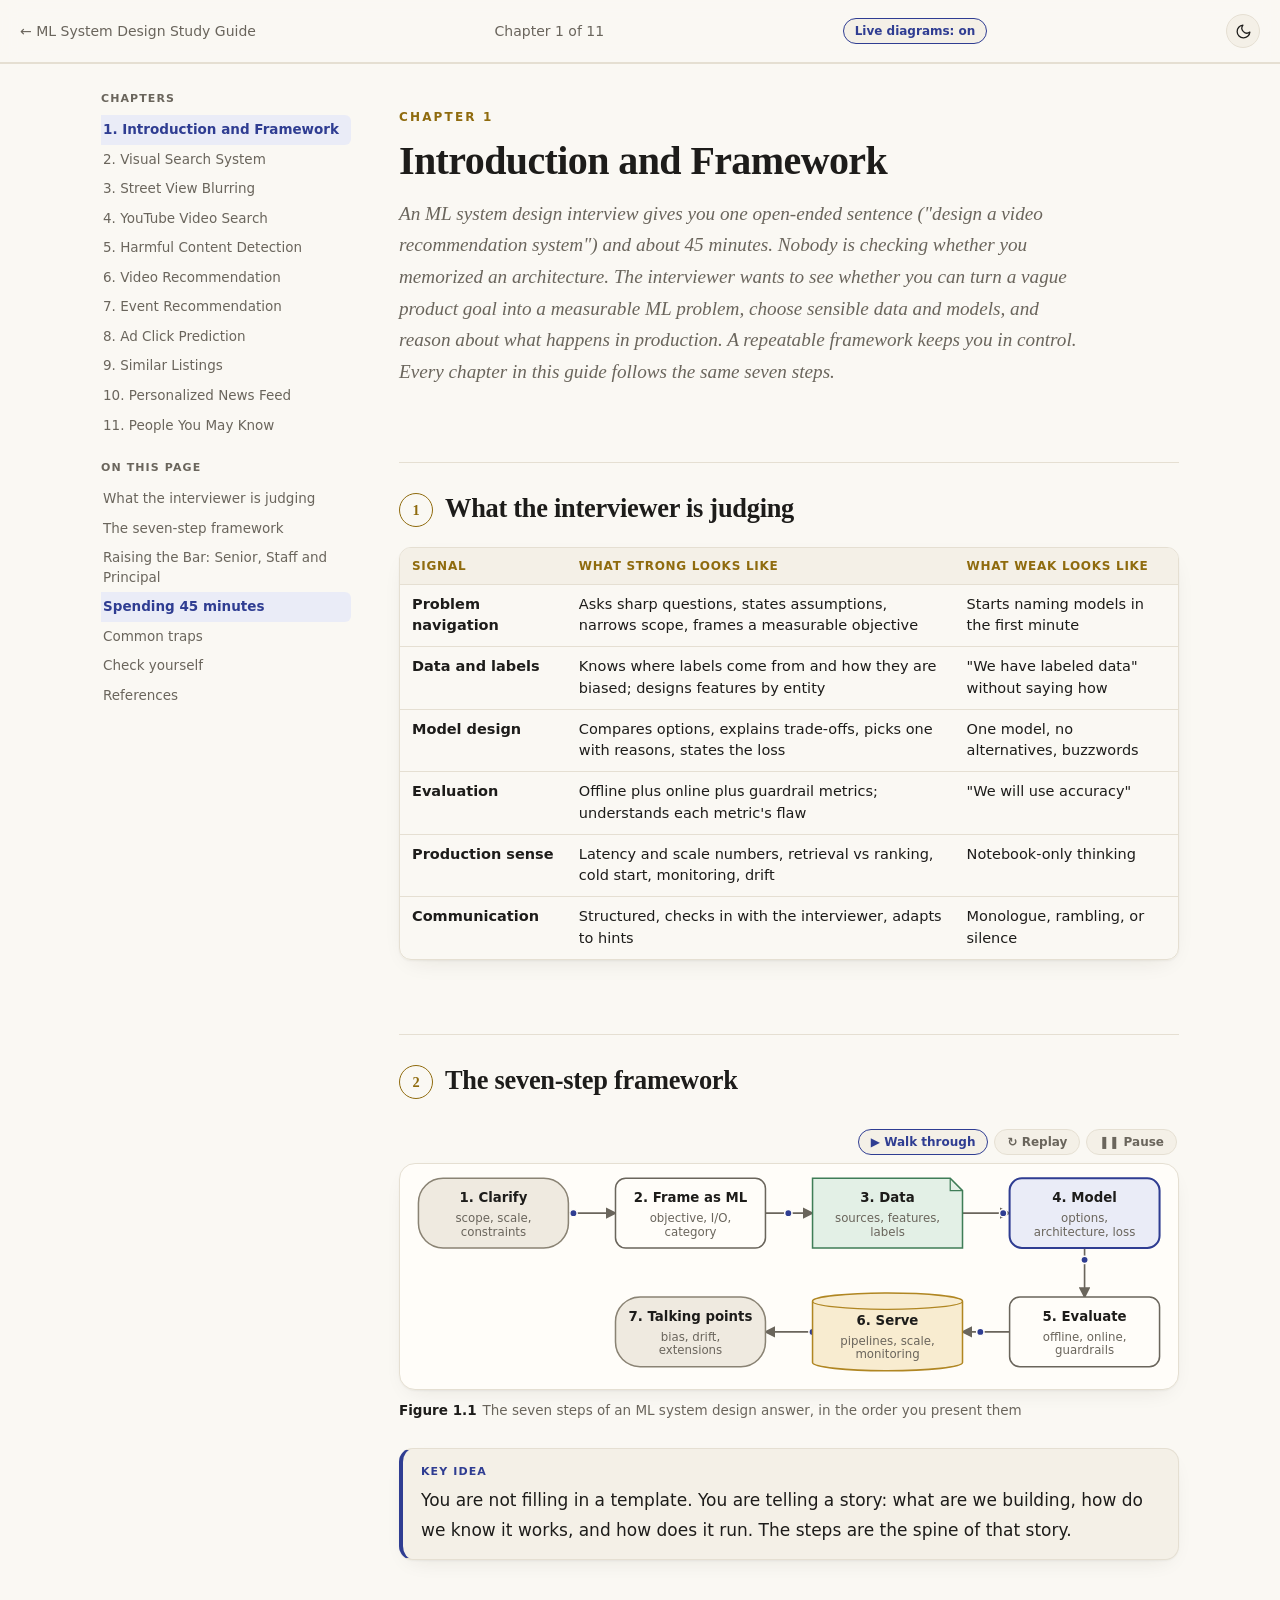
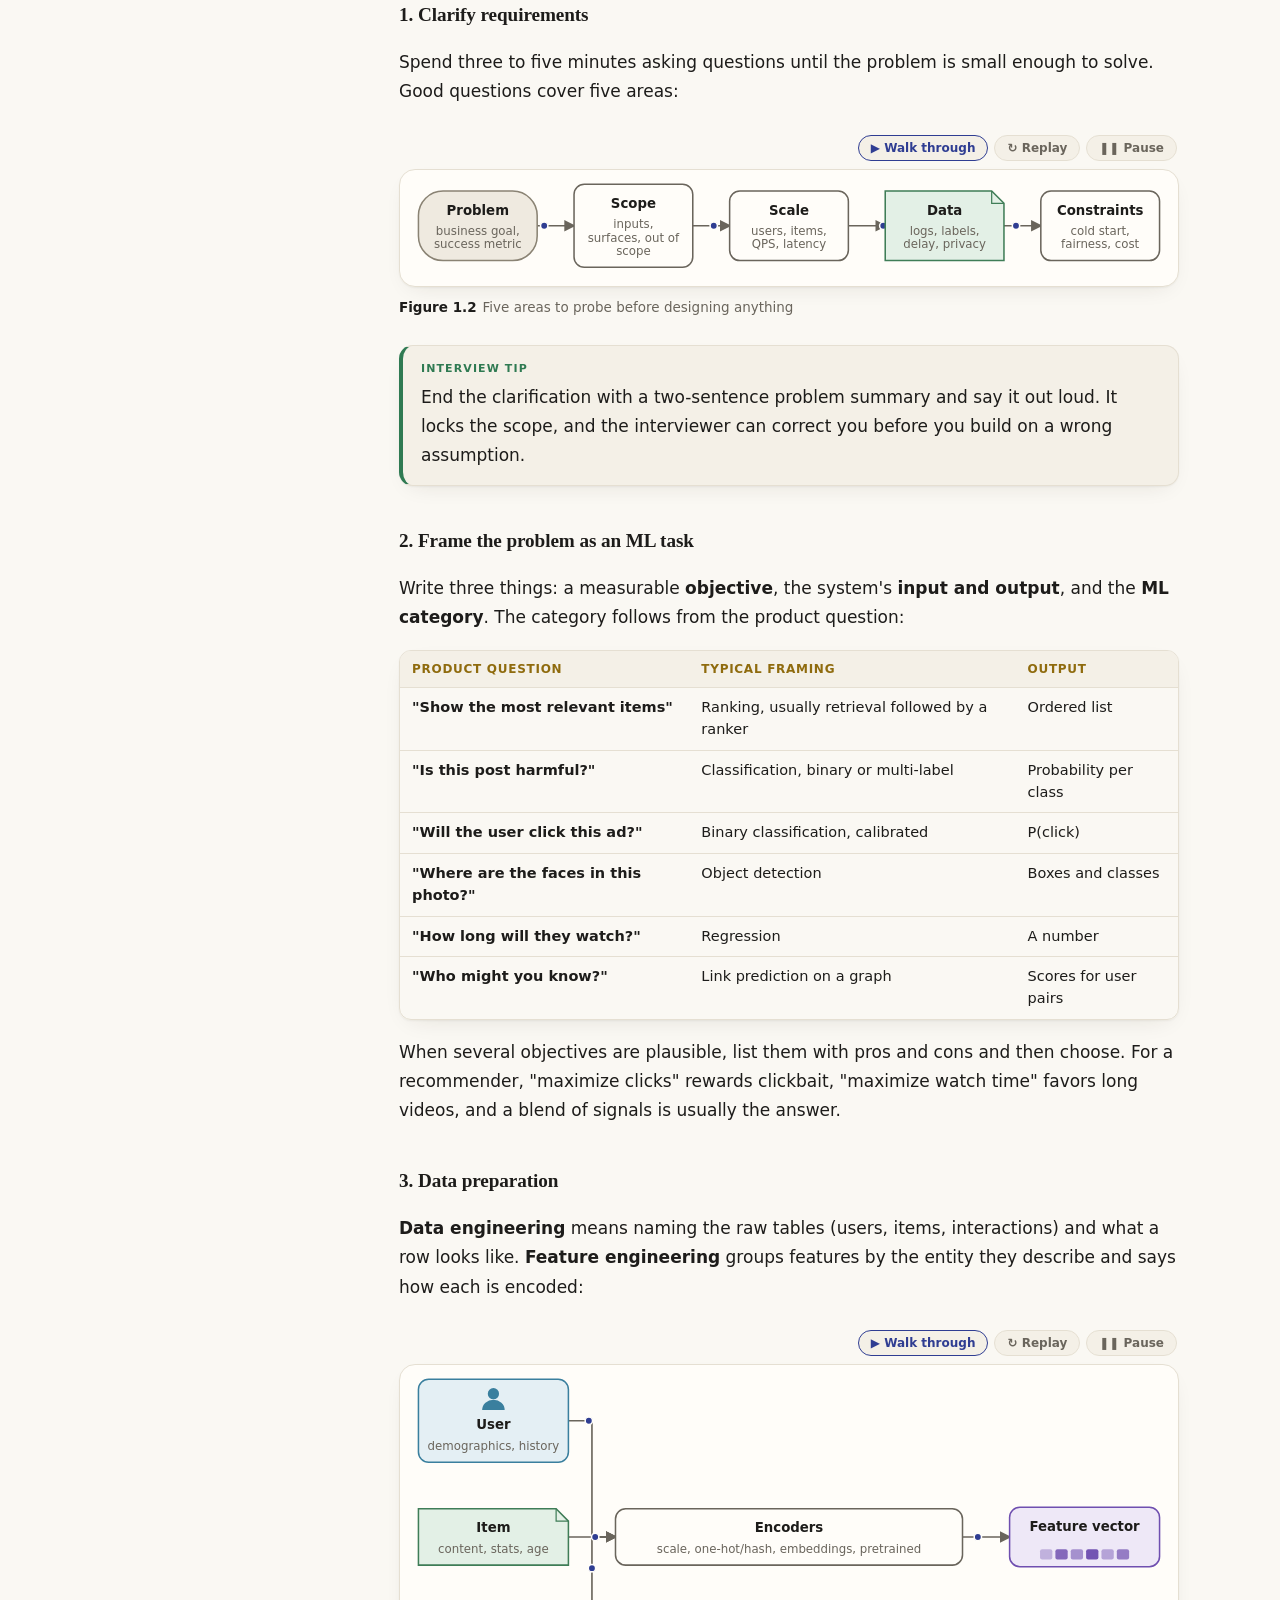
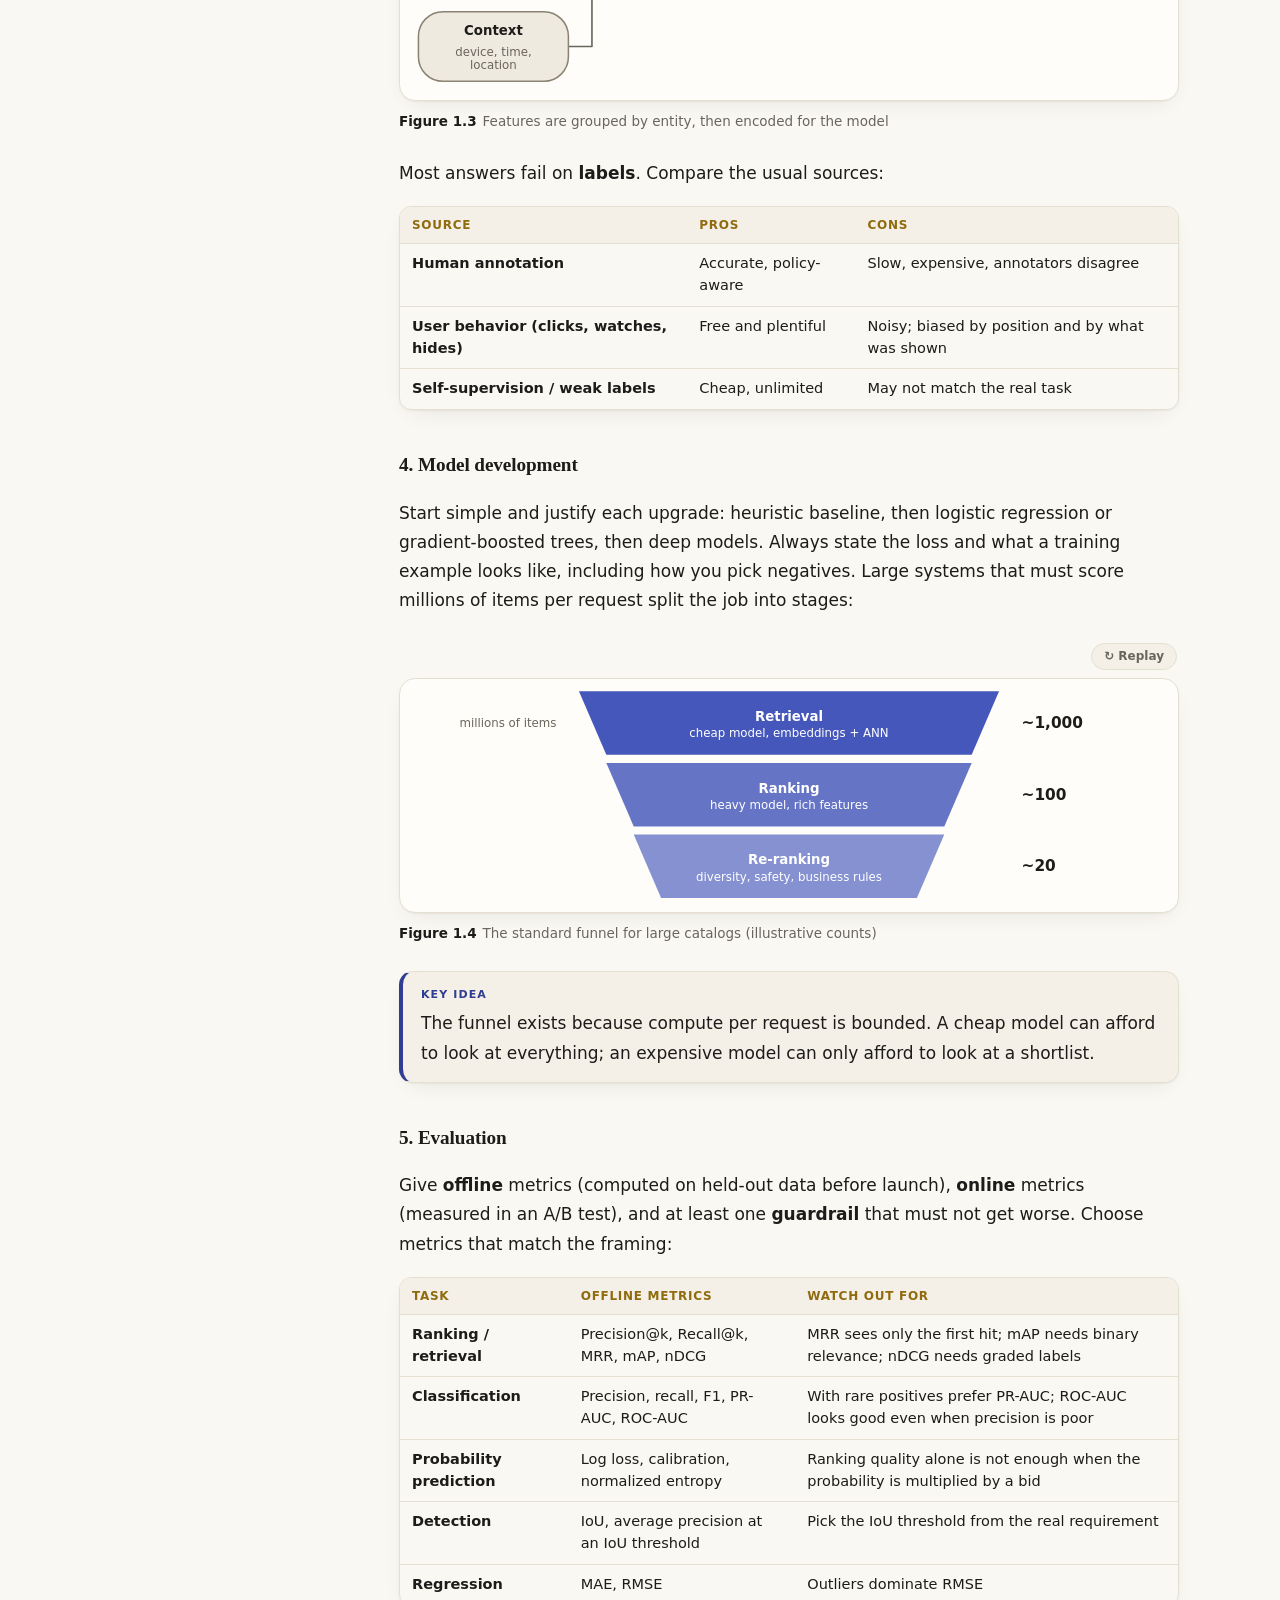
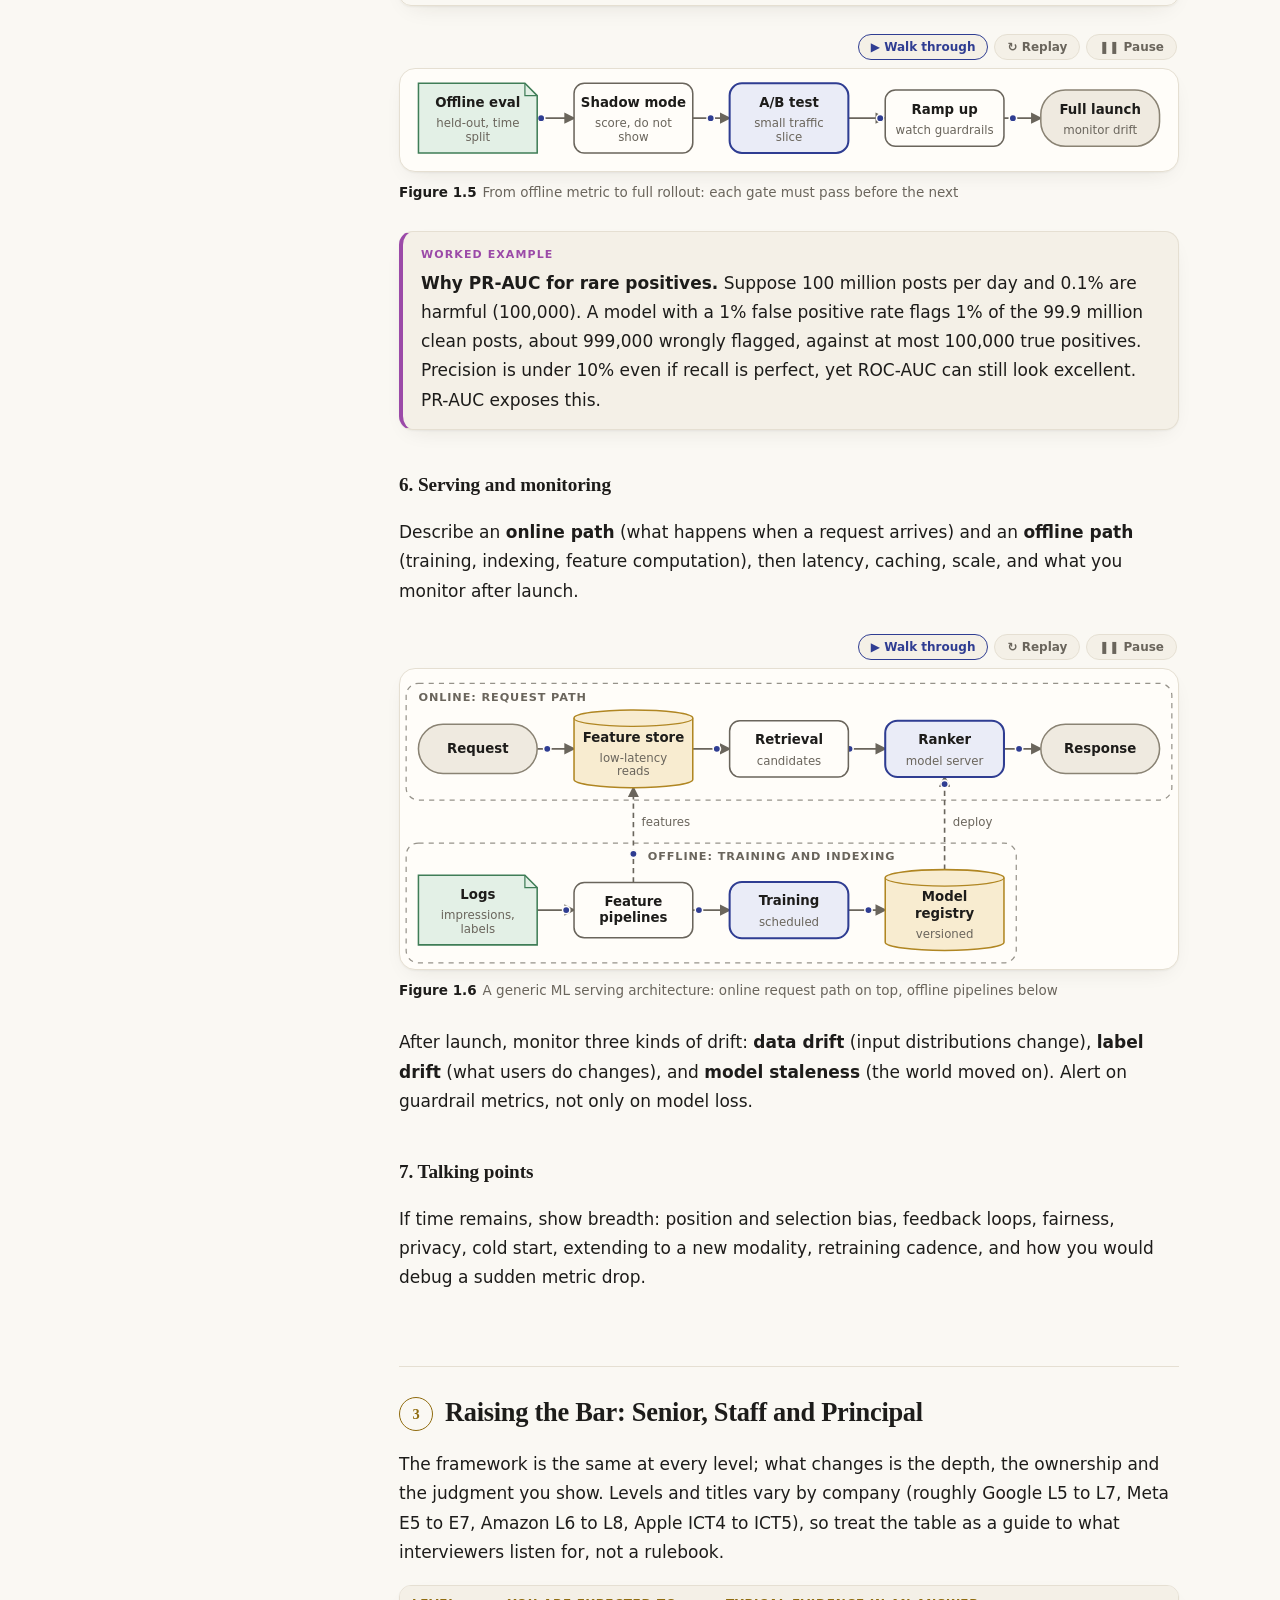
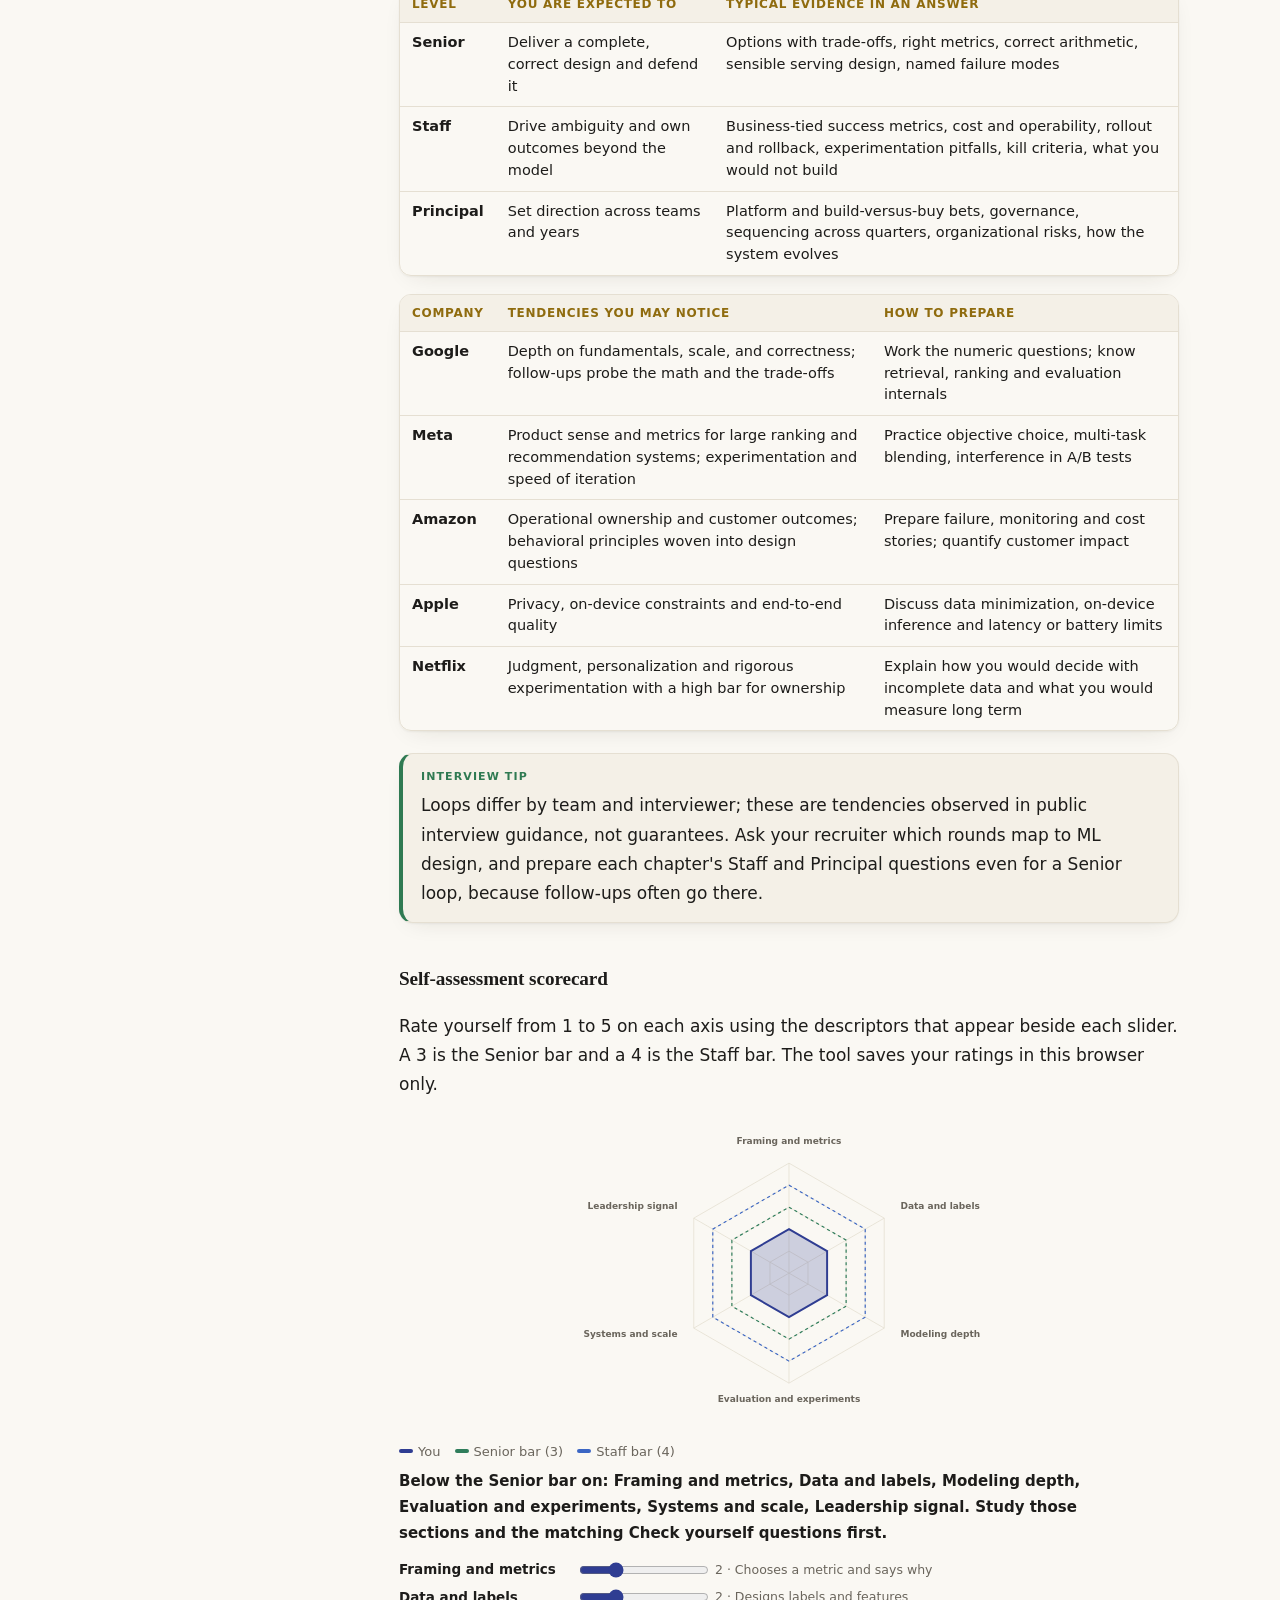
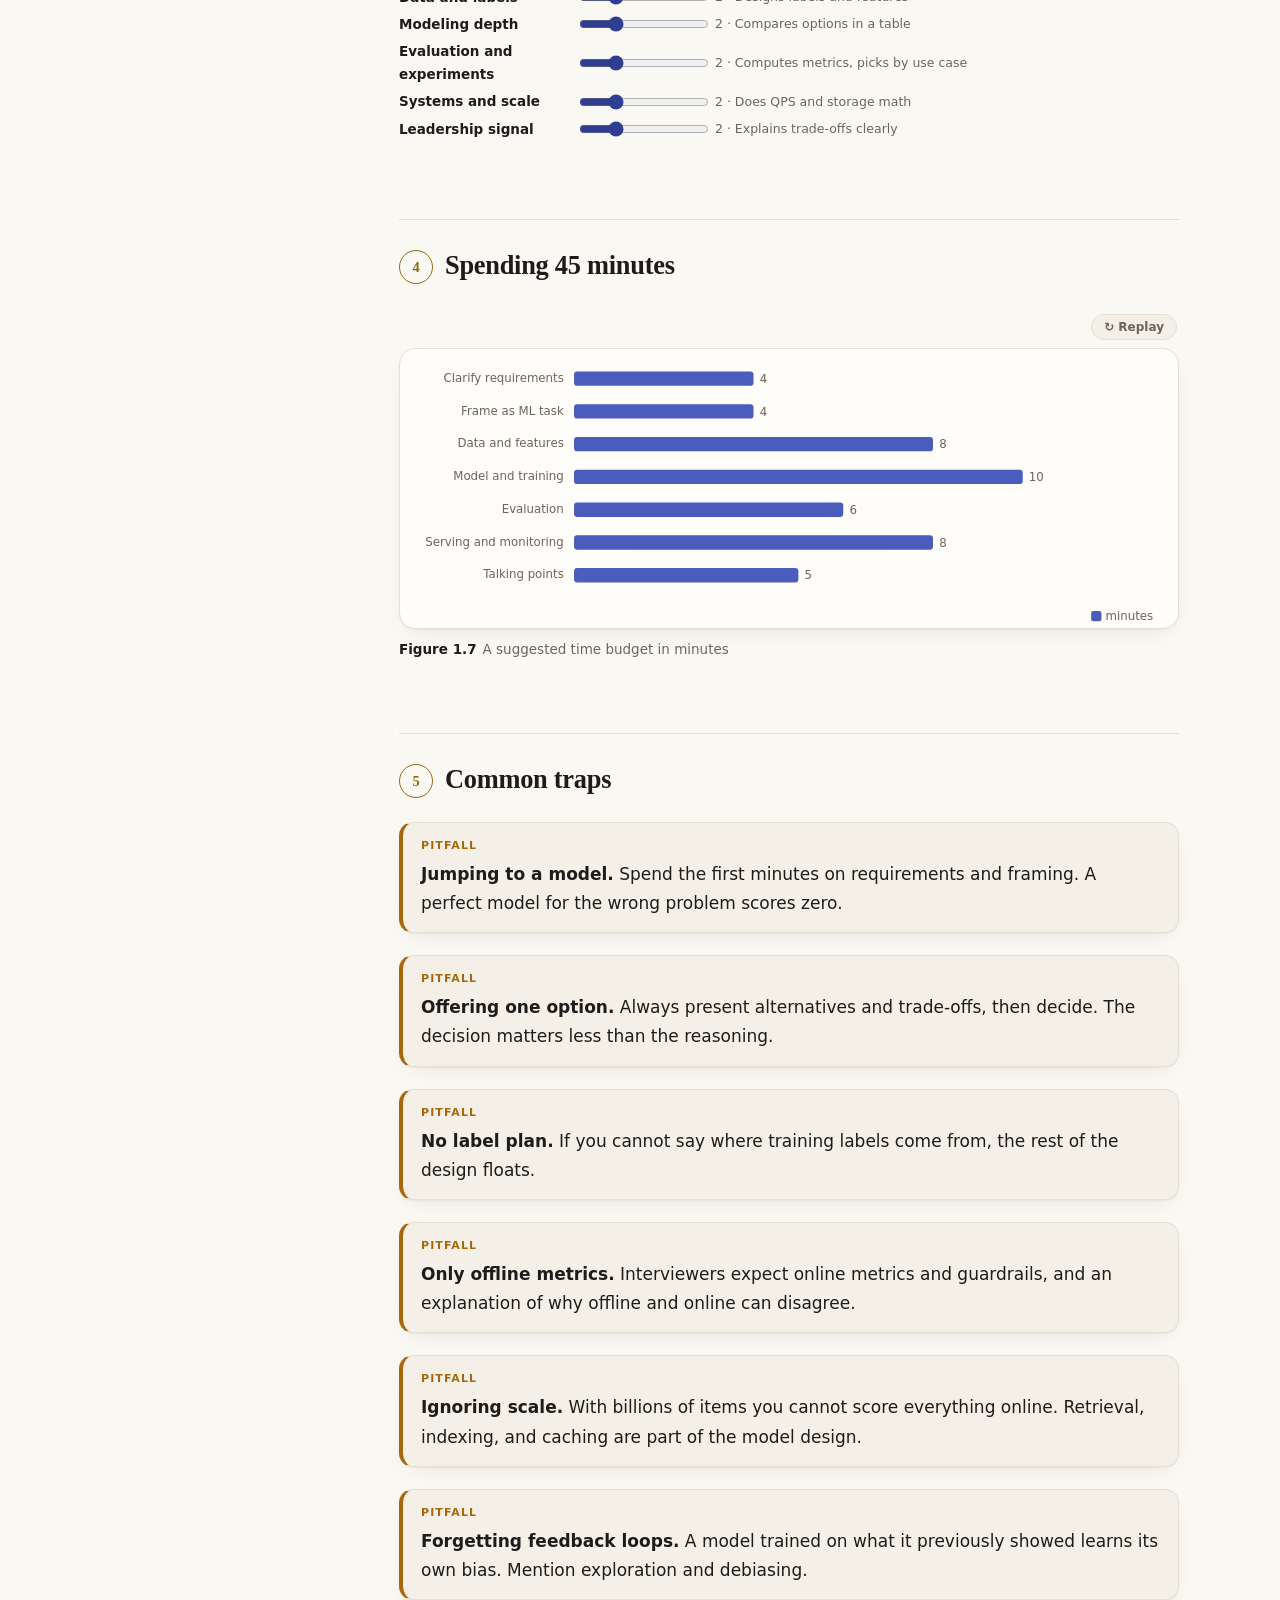
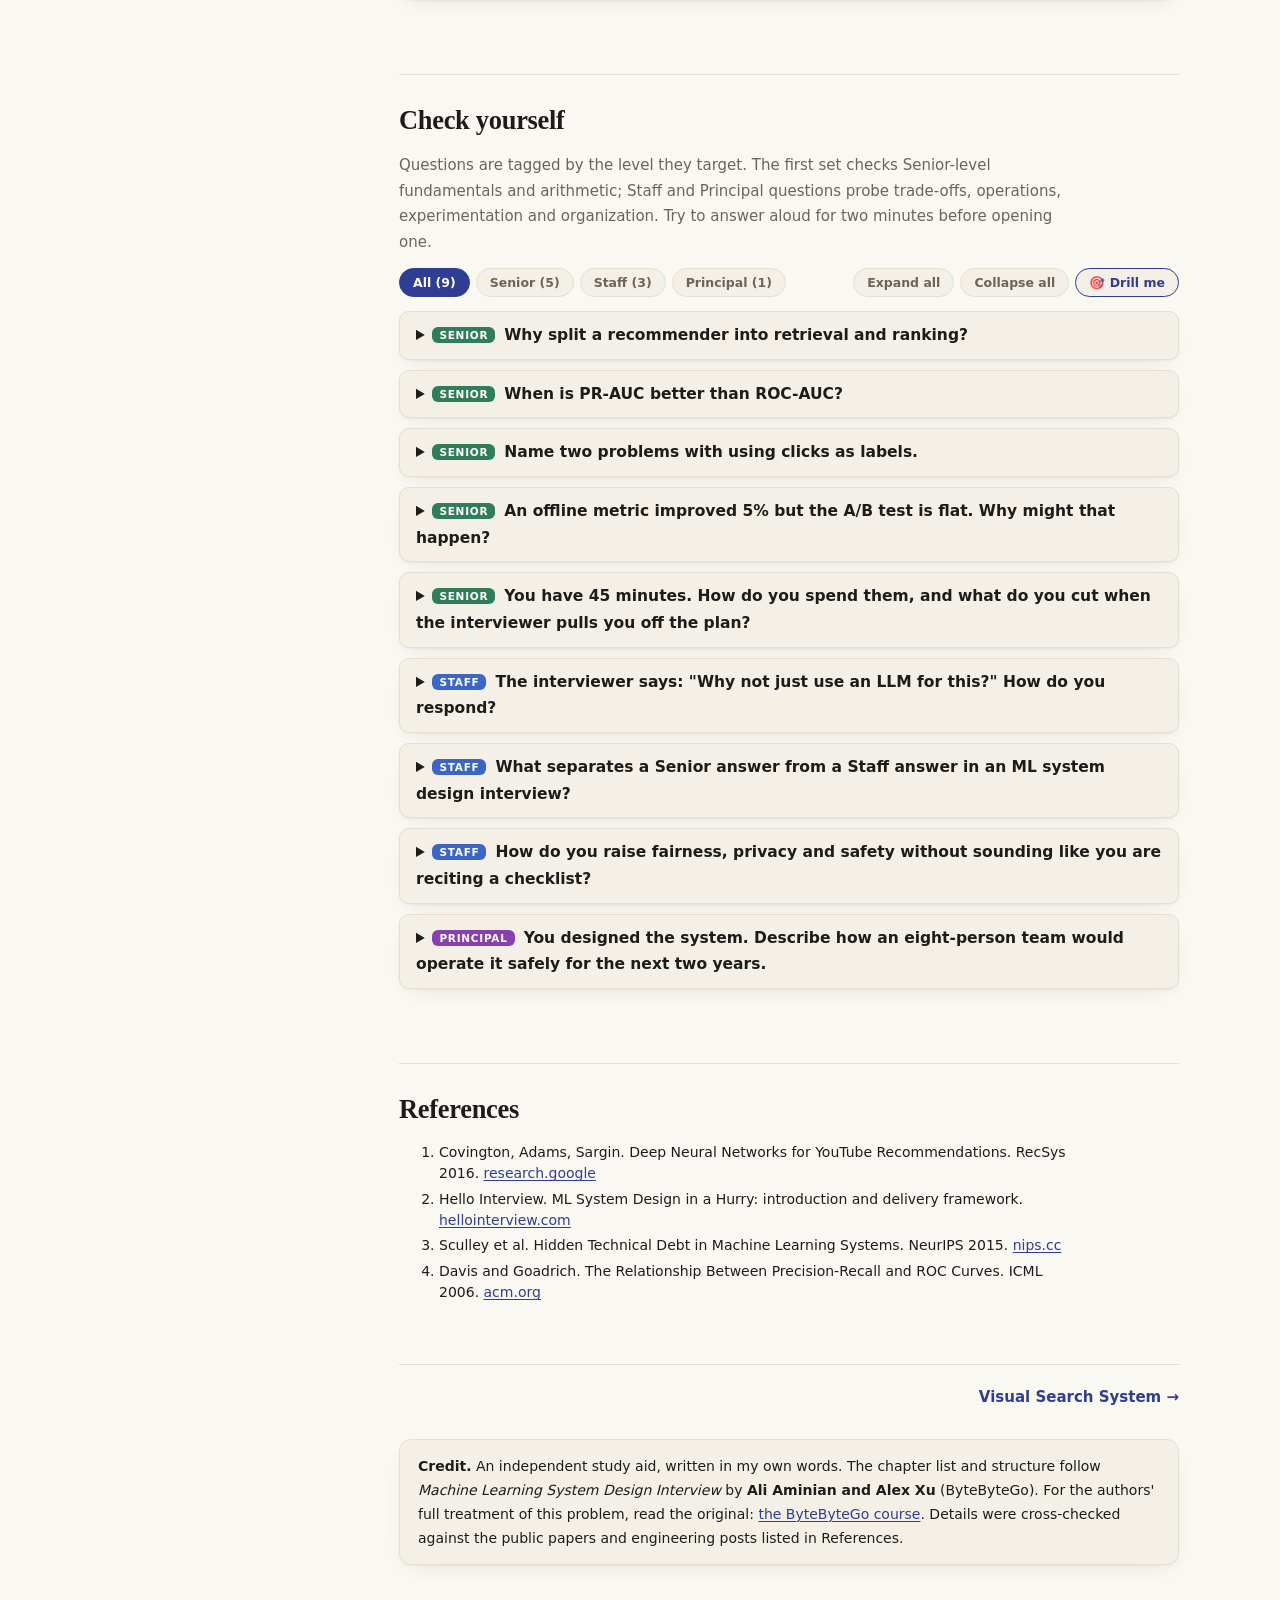
<file: mlsd/intro.html>
<!doctype html>
<html lang="en">
<head>
<meta charset="utf-8">
<meta name="viewport" content="width=device-width,initial-scale=1">
<title>Introduction and Framework</title>
<script>(function(){try{var t=localStorage.getItem("mlsd-theme");if(t!=="light"&&t!=="dark")t=window.matchMedia&&matchMedia("(prefers-color-scheme: dark)").matches?"dark":"light";document.documentElement.setAttribute("data-theme",t)}catch(e){}})()</script>
<link rel="stylesheet" href="assets/style.css">
</head>
<body data-slug="intro">
<div class="topbar"><a href="index.html">&larr; ML System Design Study Guide</a><span style="color:var(--muted)">Chapter 1 of 11</span></div>
<div class="layout"><aside class="toc" id="toc"></aside>
<main>
<div class="kicker">Chapter 1</div>
<h1>Introduction and Framework</h1>
<p class="lead">An ML system design interview gives you one open-ended sentence ("design a video recommendation system") and about 45 minutes. Nobody is checking whether you memorized an architecture. The interviewer wants to see whether you can turn a vague product goal into a measurable ML problem, choose sensible data and models, and reason about what happens in production. A repeatable framework keeps you in control. Every chapter in this guide follows the same seven steps.</p>

<h2>What the interviewer is judging</h2>
<div class="tbl"><table>
<tr><th>Signal</th><th>What strong looks like</th><th>What weak looks like</th></tr>
<tr><td>Problem navigation</td><td>Asks sharp questions, states assumptions, narrows scope, frames a measurable objective</td><td>Starts naming models in the first minute</td></tr>
<tr><td>Data and labels</td><td>Knows where labels come from and how they are biased; designs features by entity</td><td>"We have labeled data" without saying how</td></tr>
<tr><td>Model design</td><td>Compares options, explains trade-offs, picks one with reasons, states the loss</td><td>One model, no alternatives, buzzwords</td></tr>
<tr><td>Evaluation</td><td>Offline plus online plus guardrail metrics; understands each metric's flaw</td><td>"We will use accuracy"</td></tr>
<tr><td>Production sense</td><td>Latency and scale numbers, retrieval vs ranking, cold start, monitoring, drift</td><td>Notebook-only thinking</td></tr>
<tr><td>Communication</td><td>Structured, checks in with the interviewer, adapts to hints</td><td>Monologue, rambling, or silence</td></tr>
</table></div>

<h2>The seven-step framework</h2>
<script type="application/json" class="dg" data-cap="The seven steps of an ML system design answer, in the order you present them">
{"type":"graph","cols":4,"nodes":[
 {"id":"s1","t":"1. Clarify","s":"scope, scale, constraints","c":0,"r":0,"k":"io"},
 {"id":"s2","t":"2. Frame as ML","s":"objective, I/O, category","c":1,"r":0,"k":"svc"},
 {"id":"s3","t":"3. Data","s":"sources, features, labels","c":2,"r":0,"k":"data"},
 {"id":"s4","t":"4. Model","s":"options, architecture, loss","c":3,"r":0,"k":"model"},
 {"id":"s5","t":"5. Evaluate","s":"offline, online, guardrails","c":3,"r":1,"k":"svc"},
 {"id":"s6","t":"6. Serve","s":"pipelines, scale, monitoring","c":2,"r":1,"k":"store"},
 {"id":"s7","t":"7. Talking points","s":"bias, drift, extensions","c":1,"r":1,"k":"io"}],
 "edges":[["s1","s2"],["s2","s3"],["s3","s4"],["s4","s5"],["s5","s6"],["s6","s7"]]}
</script>
<div class="callout key"><p>You are not filling in a template. You are telling a story: what are we building, how do we know it works, and how does it run. The steps are the spine of that story.</p></div>

<h3>1. Clarify requirements</h3>
<p>Spend three to five minutes asking questions until the problem is small enough to solve. Good questions cover five areas:</p>
<script type="application/json" class="dg" data-cap="Five areas to probe before designing anything">
{"type":"graph","cols":5,"nodes":[
 {"id":"p","t":"Problem","s":"business goal, success metric","c":0,"r":0,"k":"io"},
 {"id":"s","t":"Scope","s":"inputs, surfaces, out of scope","c":1,"r":0,"k":"svc"},
 {"id":"c","t":"Scale","s":"users, items, QPS, latency","c":2,"r":0,"k":"svc"},
 {"id":"d","t":"Data","s":"logs, labels, delay, privacy","c":3,"r":0,"k":"data"},
 {"id":"k","t":"Constraints","s":"cold start, fairness, cost","c":4,"r":0,"k":"svc"}],
 "edges":[["p","s"],["s","c"],["c","d"],["d","k"]]}
</script>
<div class="callout tip"><p>End the clarification with a two-sentence problem summary and say it out loud. It locks the scope, and the interviewer can correct you before you build on a wrong assumption.</p></div>

<h3>2. Frame the problem as an ML task</h3>
<p>Write three things: a measurable <b>objective</b>, the system's <b>input and output</b>, and the <b>ML category</b>. The category follows from the product question:</p>
<div class="tbl"><table>
<tr><th>Product question</th><th>Typical framing</th><th>Output</th></tr>
<tr><td>"Show the most relevant items"</td><td>Ranking, usually retrieval followed by a ranker</td><td>Ordered list</td></tr>
<tr><td>"Is this post harmful?"</td><td>Classification, binary or multi-label</td><td>Probability per class</td></tr>
<tr><td>"Will the user click this ad?"</td><td>Binary classification, calibrated</td><td>P(click)</td></tr>
<tr><td>"Where are the faces in this photo?"</td><td>Object detection</td><td>Boxes and classes</td></tr>
<tr><td>"How long will they watch?"</td><td>Regression</td><td>A number</td></tr>
<tr><td>"Who might you know?"</td><td>Link prediction on a graph</td><td>Scores for user pairs</td></tr>
</table></div>
<p>When several objectives are plausible, list them with pros and cons and then choose. For a recommender, "maximize clicks" rewards clickbait, "maximize watch time" favors long videos, and a blend of signals is usually the answer.</p>

<h3>3. Data preparation</h3>
<p><b>Data engineering</b> means naming the raw tables (users, items, interactions) and what a row looks like. <b>Feature engineering</b> groups features by the entity they describe and says how each is encoded:</p>
<script type="application/json" class="dg" data-cap="Features are grouped by entity, then encoded for the model">
{"type":"graph","cols":4,"nodes":[
 {"id":"u","t":"User","s":"demographics, history","c":0,"r":0,"k":"user"},
 {"id":"i","t":"Item","s":"content, stats, age","c":0,"r":1,"k":"data"},
 {"id":"x","t":"Context","s":"device, time, location","c":0,"r":2,"k":"io"},
 {"id":"enc","t":"Encoders","s":"scale, one-hot/hash, embeddings, pretrained","c":1,"r":1,"k":"svc","cs":2},
 {"id":"fv","t":"Feature vector","c":3,"r":1,"k":"vec"}],
 "edges":[["u","enc"],["i","enc"],["x","enc"],["enc","fv"]]}
</script>
<p>Most answers fail on <b>labels</b>. Compare the usual sources:</p>
<div class="tbl"><table>
<tr><th>Source</th><th>Pros</th><th>Cons</th></tr>
<tr><td>Human annotation</td><td>Accurate, policy-aware</td><td>Slow, expensive, annotators disagree</td></tr>
<tr><td>User behavior (clicks, watches, hides)</td><td>Free and plentiful</td><td>Noisy; biased by position and by what was shown</td></tr>
<tr><td>Self-supervision / weak labels</td><td>Cheap, unlimited</td><td>May not match the real task</td></tr>
</table></div>

<h3>4. Model development</h3>
<p>Start simple and justify each upgrade: heuristic baseline, then logistic regression or gradient-boosted trees, then deep models. Always state the loss and what a training example looks like, including how you pick negatives. Large systems that must score millions of items per request split the job into stages:</p>
<script type="application/json" class="dg" data-cap="The standard funnel for large catalogs (illustrative counts)">
{"type":"funnel","stages":[
 {"t":"Retrieval","s":"cheap model, embeddings + ANN","n":"~1,000","m":"millions of items"},
 {"t":"Ranking","s":"heavy model, rich features","n":"~100"},
 {"t":"Re-ranking","s":"diversity, safety, business rules","n":"~20"}]}
</script>
<div class="callout key"><p>The funnel exists because compute per request is bounded. A cheap model can afford to look at everything; an expensive model can only afford to look at a shortlist.</p></div>

<h3>5. Evaluation</h3>
<p>Give <b>offline</b> metrics (computed on held-out data before launch), <b>online</b> metrics (measured in an A/B test), and at least one <b>guardrail</b> that must not get worse. Choose metrics that match the framing:</p>
<div class="tbl"><table>
<tr><th>Task</th><th>Offline metrics</th><th>Watch out for</th></tr>
<tr><td>Ranking / retrieval</td><td>Precision@k, Recall@k, MRR, mAP, nDCG</td><td>MRR sees only the first hit; mAP needs binary relevance; nDCG needs graded labels</td></tr>
<tr><td>Classification</td><td>Precision, recall, F1, PR-AUC, ROC-AUC</td><td>With rare positives prefer PR-AUC; ROC-AUC looks good even when precision is poor</td></tr>
<tr><td>Probability prediction</td><td>Log loss, calibration, normalized entropy</td><td>Ranking quality alone is not enough when the probability is multiplied by a bid</td></tr>
<tr><td>Detection</td><td>IoU, average precision at an IoU threshold</td><td>Pick the IoU threshold from the real requirement</td></tr>
<tr><td>Regression</td><td>MAE, RMSE</td><td>Outliers dominate RMSE</td></tr>
</table></div>
<script type="application/json" class="dg" data-cap="From offline metric to full rollout: each gate must pass before the next">
{"type":"graph","cols":5,"nodes":[
 {"id":"o","t":"Offline eval","s":"held-out, time split","c":0,"r":0,"k":"data"},
 {"id":"sh","t":"Shadow mode","s":"score, do not show","c":1,"r":0,"k":"svc"},
 {"id":"ab","t":"A/B test","s":"small traffic slice","c":2,"r":0,"k":"model"},
 {"id":"ra","t":"Ramp up","s":"watch guardrails","c":3,"r":0,"k":"svc"},
 {"id":"fu","t":"Full launch","s":"monitor drift","c":4,"r":0,"k":"io"}],
 "edges":[["o","sh"],["sh","ab"],["ab","ra"],["ra","fu"]]}
</script>
<div class="callout math"><p><b>Why PR-AUC for rare positives.</b> Suppose 100 million posts per day and 0.1% are harmful (100,000). A model with a 1% false positive rate flags 1% of the 99.9 million clean posts, about 999,000 wrongly flagged, against at most 100,000 true positives. Precision is under 10% even if recall is perfect, yet ROC-AUC can still look excellent. PR-AUC exposes this.</p></div>

<h3>6. Serving and monitoring</h3>
<p>Describe an <b>online path</b> (what happens when a request arrives) and an <b>offline path</b> (training, indexing, feature computation), then latency, caching, scale, and what you monitor after launch.</p>
<script type="application/json" class="dg" data-cap="A generic ML serving architecture: online request path on top, offline pipelines below">
{"type":"graph","cols":5,"groups":[
 {"t":"Online: request path","c0":0,"c1":4,"r0":0,"r1":0},
 {"t":"Offline: training and indexing","c0":0,"c1":4,"r0":1,"r1":1}],
 "nodes":[
 {"id":"rq","t":"Request","c":0,"r":0,"k":"io"},
 {"id":"fs","t":"Feature store","s":"low-latency reads","c":1,"r":0,"k":"store"},
 {"id":"rt","t":"Retrieval","s":"candidates","c":2,"r":0,"k":"svc"},
 {"id":"rk","t":"Ranker","s":"model server","c":3,"r":0,"k":"model"},
 {"id":"rs","t":"Response","c":4,"r":0,"k":"io"},
 {"id":"lg","t":"Logs","s":"impressions, labels","c":0,"r":1,"k":"data"},
 {"id":"fp","t":"Feature pipelines","c":1,"r":1,"k":"svc"},
 {"id":"tr","t":"Training","s":"scheduled","c":2,"r":1,"k":"model"},
 {"id":"mr","t":"Model registry","s":"versioned","c":3,"r":1,"k":"store"}],
 "edges":[["rq","fs"],["fs","rt"],["rt","rk"],["rk","rs"],["lg","fp"],["fp","tr"],["tr","mr"],["mr","rk","deploy",{"d":1,"sa":"t","sb":"b"}],["fp","fs","features",{"d":1,"sa":"t","sb":"b"}]]}
</script>
<p>After launch, monitor three kinds of drift: <b>data drift</b> (input distributions change), <b>label drift</b> (what users do changes), and <b>model staleness</b> (the world moved on). Alert on guardrail metrics, not only on model loss.</p>

<h3>7. Talking points</h3>
<p>If time remains, show breadth: position and selection bias, feedback loops, fairness, privacy, cold start, extending to a new modality, retraining cadence, and how you would debug a sudden metric drop.</p>

<h2>Raising the Bar: Senior, Staff and Principal</h2>
<p>The framework is the same at every level; what changes is the depth, the ownership and the judgment you show. Levels and titles vary by company (roughly Google L5 to L7, Meta E5 to E7, Amazon L6 to L8, Apple ICT4 to ICT5), so treat the table as a guide to what interviewers listen for, not a rulebook.</p>
<div class="tbl"><table>
<tr><th>Level</th><th>You are expected to</th><th>Typical evidence in an answer</th></tr>
<tr><td>Senior</td><td>Deliver a complete, correct design and defend it</td><td>Options with trade-offs, right metrics, correct arithmetic, sensible serving design, named failure modes</td></tr>
<tr><td>Staff</td><td>Drive ambiguity and own outcomes beyond the model</td><td>Business-tied success metrics, cost and operability, rollout and rollback, experimentation pitfalls, kill criteria, what you would not build</td></tr>
<tr><td>Principal</td><td>Set direction across teams and years</td><td>Platform and build-versus-buy bets, governance, sequencing across quarters, organizational risks, how the system evolves</td></tr>
</table></div>
<div class="tbl"><table>
<tr><th>Company</th><th>Tendencies you may notice</th><th>How to prepare</th></tr>
<tr><td>Google</td><td>Depth on fundamentals, scale, and correctness; follow-ups probe the math and the trade-offs</td><td>Work the numeric questions; know retrieval, ranking and evaluation internals</td></tr>
<tr><td>Meta</td><td>Product sense and metrics for large ranking and recommendation systems; experimentation and speed of iteration</td><td>Practice objective choice, multi-task blending, interference in A/B tests</td></tr>
<tr><td>Amazon</td><td>Operational ownership and customer outcomes; behavioral principles woven into design questions</td><td>Prepare failure, monitoring and cost stories; quantify customer impact</td></tr>
<tr><td>Apple</td><td>Privacy, on-device constraints and end-to-end quality</td><td>Discuss data minimization, on-device inference and latency or battery limits</td></tr>
<tr><td>Netflix</td><td>Judgment, personalization and rigorous experimentation with a high bar for ownership</td><td>Explain how you would decide with incomplete data and what you would measure long term</td></tr>
</table></div>
<div class="callout tip"><p>Loops differ by team and interviewer; these are tendencies observed in public interview guidance, not guarantees. Ask your recruiter which rounds map to ML design, and prepare each chapter's Staff and Principal questions even for a Senior loop, because follow-ups often go there.</p></div>
<h3>Self-assessment scorecard</h3>
<p>Rate yourself from 1 to 5 on each axis using the descriptors that appear beside each slider. A 3 is the Senior bar and a 4 is the Staff bar. The tool saves your ratings in this browser only.</p>
<div data-scorecard></div>

<h2>Spending 45 minutes</h2>
<script type="application/json" class="dg" data-cap="A suggested time budget in minutes">
{"type":"bars","horiz":true,"labels":["Clarify requirements","Frame as ML task","Data and features","Model and training","Evaluation","Serving and monitoring","Talking points"],"series":[{"n":"minutes","v":[4,4,8,10,6,8,5]}],"max":12,"fmt":null}
</script>

<h2>Common traps</h2>
<div class="callout warn"><p><b>Jumping to a model.</b> Spend the first minutes on requirements and framing. A perfect model for the wrong problem scores zero.</p></div>
<div class="callout warn"><p><b>Offering one option.</b> Always present alternatives and trade-offs, then decide. The decision matters less than the reasoning.</p></div>
<div class="callout warn"><p><b>No label plan.</b> If you cannot say where training labels come from, the rest of the design floats.</p></div>
<div class="callout warn"><p><b>Only offline metrics.</b> Interviewers expect online metrics and guardrails, and an explanation of why offline and online can disagree.</p></div>
<div class="callout warn"><p><b>Ignoring scale.</b> With billions of items you cannot score everything online. Retrieval, indexing, and caching are part of the model design.</p></div>
<div class="callout warn"><p><b>Forgetting feedback loops.</b> A model trained on what it previously showed learns its own bias. Mention exploration and debiasing.</p></div>

<h2 class="nonum">Check yourself</h2>
<p class="qa-intro">Questions are tagged by the level they target. The first set checks Senior-level fundamentals and arithmetic; Staff and Principal questions probe trade-offs, operations, experimentation and organization. Try to answer aloud for two minutes before opening one.</p>
<div class="qa-bar" data-qa></div>
<details class="ans" data-lvl="sr"><summary>Why split a recommender into retrieval and ranking?</summary>You cannot run a heavy model over millions of items per request. Retrieval uses a cheap model (often embeddings and approximate nearest neighbor search) to shortlist, and ranking spends compute only on the shortlist.</details>
<details class="ans" data-lvl="sr"><summary>When is PR-AUC better than ROC-AUC?</summary>When positives are rare. ROC-AUC includes the huge pool of true negatives, so a small false positive rate can still produce many wrong flags. PR-AUC tracks how precise the positive predictions are.</details>
<details class="ans" data-lvl="sr"><summary>Name two problems with using clicks as labels.</summary>Clicks are noisy (accidental or clickbait) and biased by position and by what the previous system chose to show. Missing clicks are not always real negatives.</details>
<details class="ans" data-lvl="sr"><summary>An offline metric improved 5% but the A/B test is flat. Why might that happen?</summary>Possible causes: the offline set differs from live traffic; offline labels are biased by the old system; the metric does not measure what users value; novelty effects; or the improvement is real but below the test's detectable effect. Check data skew first, then the metric definition, then test power.</details>
<details class="ans" data-lvl="sr"><summary>You have 45 minutes. How do you spend them, and what do you cut when the interviewer pulls you off the plan?</summary><p>A workable split (the chart above): 4 minutes clarifying and scoping, 4 framing the ML task and metric, 8 on data and labels, 10 on modeling, 6 on evaluation, 8 on serving, 5 for talking points and a summary (4+4+8+10+6+8+5 = 45). Say the plan out loud in the first two minutes so the interviewer can redirect you early, which is a strength, not a loss of control.</p><p>When pulled off plan, keep a visible stack of what you postponed ("parking lot: cold start, fairness") and return to it. Cut breadth before depth: a design with one fully reasoned decision per section beats a tour of every technique. If the interviewer digs into one area for fifteen minutes, that is the area they are scoring; go as deep as you can there and compress the rest to one sentence each.</p><p class="probe"><b>Likely follow-ups:</b> What would you cut first if you only had 30 minutes? &middot; How do you decide when to stop discussing one topic?</p><p class="signal"><b>What makes this Senior-level:</b> You manage the clock and the interviewer's attention, and you state trade-offs for what you skip instead of silently dropping it.</p></details>
<details class="ans" data-lvl="st"><summary>The interviewer says: "Why not just use an LLM for this?" How do you respond?</summary><p>Treat it as a legitimate option and evaluate it on the same axes as any other: quality on the actual task, latency, cost per request, evaluability, controllability, and failure modes. An LLM is often the right tool for offline work (labeling, synthetic data, text understanding, query rewriting for tail queries) and the wrong tool for the hot path of a system that scores hundreds of items in tens of milliseconds at hundreds of thousands of QPS.</p><p>A good answer proposes a baseline first, then a staged role for the LLM: use it as a teacher or labeler (distill into a small model), as a feature generator whose outputs are cached, or as a re-ranker on the top 10 to 20 only if the latency and cost math works. Then name how you would measure it: a human-labeled gold set, agreement of LLM-judge labels with humans, and an A/B test on the real objective.</p><p class="probe"><b>Likely follow-ups:</b> What is the per-request cost at your QPS and how would you cap it? &middot; How do you evaluate an LLM judge, and what biases does it have?</p><p class="signal"><b>What makes this Staff-level:</b> You neither dismiss nor worship the new tool; you decide by quantified trade-offs and keep a cheaper fallback.</p></details>
<details class="ans" data-lvl="st"><summary>What separates a Senior answer from a Staff answer in an ML system design interview?</summary><p>Senior: a complete, correct design. You cover requirements, data, model, evaluation and serving, justify each choice against alternatives, and get the math right. Staff: you drive the ambiguity. You define success in business terms before touching models, choose where to spend depth, anticipate failure and operations (what breaks at 3 a.m., how you roll back, how you detect drift), and think about cost, team structure and sequencing. Principal: you reason across systems and years: platform bets, build-versus-buy, what the organization should standardize, and which risks to retire first.</p><p>Concretely, Staff answers contain sentences like "I would ship the simple model first because the feature pipeline is the long pole", "here is the kill criterion for this investment", and "this metric can be gamed by X, so I would add guardrail Y".</p><p class="probe"><b>Likely follow-ups:</b> Tell me about a decision you would reverse after six months in production. &middot; How would you staff and sequence this over four quarters?</p><p class="signal"><b>What makes this Staff-level:</b> Your answer contains decisions with owners, costs, kill criteria and sequencing, not only components.</p></details>
<details class="ans" data-lvl="st"><summary>How do you raise fairness, privacy and safety without sounding like you are reciting a checklist?</summary><p>Pick the one or two risks that are specific to this product and attach each to a design decision, a metric and a launch gate. For a feed, that is amplification of harmful content: a demotion multiplier at re-rank time, a guardrail on report rate, and a pre-launch audit slice. For a face blurring system, it is slice recall across lighting and demographics with a minimum floor per slice, not only the average.</p><p>Quantify when you can ("recall must stay above 99.5 percent in every slice") and say who can block a launch. A generic list of risks with no mechanism scores worse than silence; a specific risk with a mechanism, a metric and an owner scores as senior judgment.</p><p class="probe"><b>Likely follow-ups:</b> Which slice would you worry about most, and how would you find it? &middot; Who has the authority to stop the launch?</p><p class="signal"><b>What makes this Staff-level:</b> Risks are tied to mechanisms, metrics and owners, and you can say what you would trade away to honor them.</p></details>
<details class="ans" data-lvl="pr"><summary>You designed the system. Describe how an eight-person team would operate it safely for the next two years.</summary><p>Name the operating model, not only the architecture: an owner per component (data, features, models, serving), an on-call rota with runbooks, service-level objectives for latency, freshness and quality, and an error budget that can pause launches. Quality is protected by a versioned evaluation harness (golden sets, slice reports, calibration), shadow scoring of every candidate model, a staged rollout (shadow, one percent, ten percent, full) with automatic rollback on guardrail breach, and a model registry that records code, data and feature versions.</p><p>Plan for decay: scheduled retraining with drift alarms, quarterly label audits, a deprecation policy for features and models, data contracts with upstream producers so schema changes fail loudly, and documentation (model cards, decision records) so the design survives staff turnover. Close with the two or three metrics you would put on the team dashboard.</p><p class="probe"><b>Likely follow-ups:</b> What is your rollback story when the model is fine but a feature pipeline is stale? &middot; Which piece would you buy instead of build, and why?</p><p class="signal"><b>What makes this Principal-level:</b> You think in terms of operability, ownership and decay, which is what distinguishes someone who has run systems in production.</p></details>

<h2 class="nonum">References</h2>
<ol class="refs">
<li>Covington, Adams, Sargin. Deep Neural Networks for YouTube Recommendations. RecSys 2016. <a href="https://research.google/pubs/deep-neural-networks-for-youtube-recommendations/">research.google</a></li>
<li>Hello Interview. ML System Design in a Hurry: introduction and delivery framework. <a href="https://www.hellointerview.com/learn/ml-system-design/in-a-hurry/introduction">hellointerview.com</a></li>
<li>Sculley et al. Hidden Technical Debt in Machine Learning Systems. NeurIPS 2015. <a href="https://papers.nips.cc/paper/2015/hash/86df7dcfd896fcaf2674f757a2463eba-Abstract.html">nips.cc</a></li>
<li>Davis and Goadrich. The Relationship Between Precision-Recall and ROC Curves. ICML 2006. <a href="https://dl.acm.org/doi/10.1145/1143844.1143874">acm.org</a></li>
</ol>
</main></div>
<script src="assets/dg.js"></script>
<script src="assets/nav.js"></script>
<script src="assets/qa.js"></script>
</body>
</html>
</file>
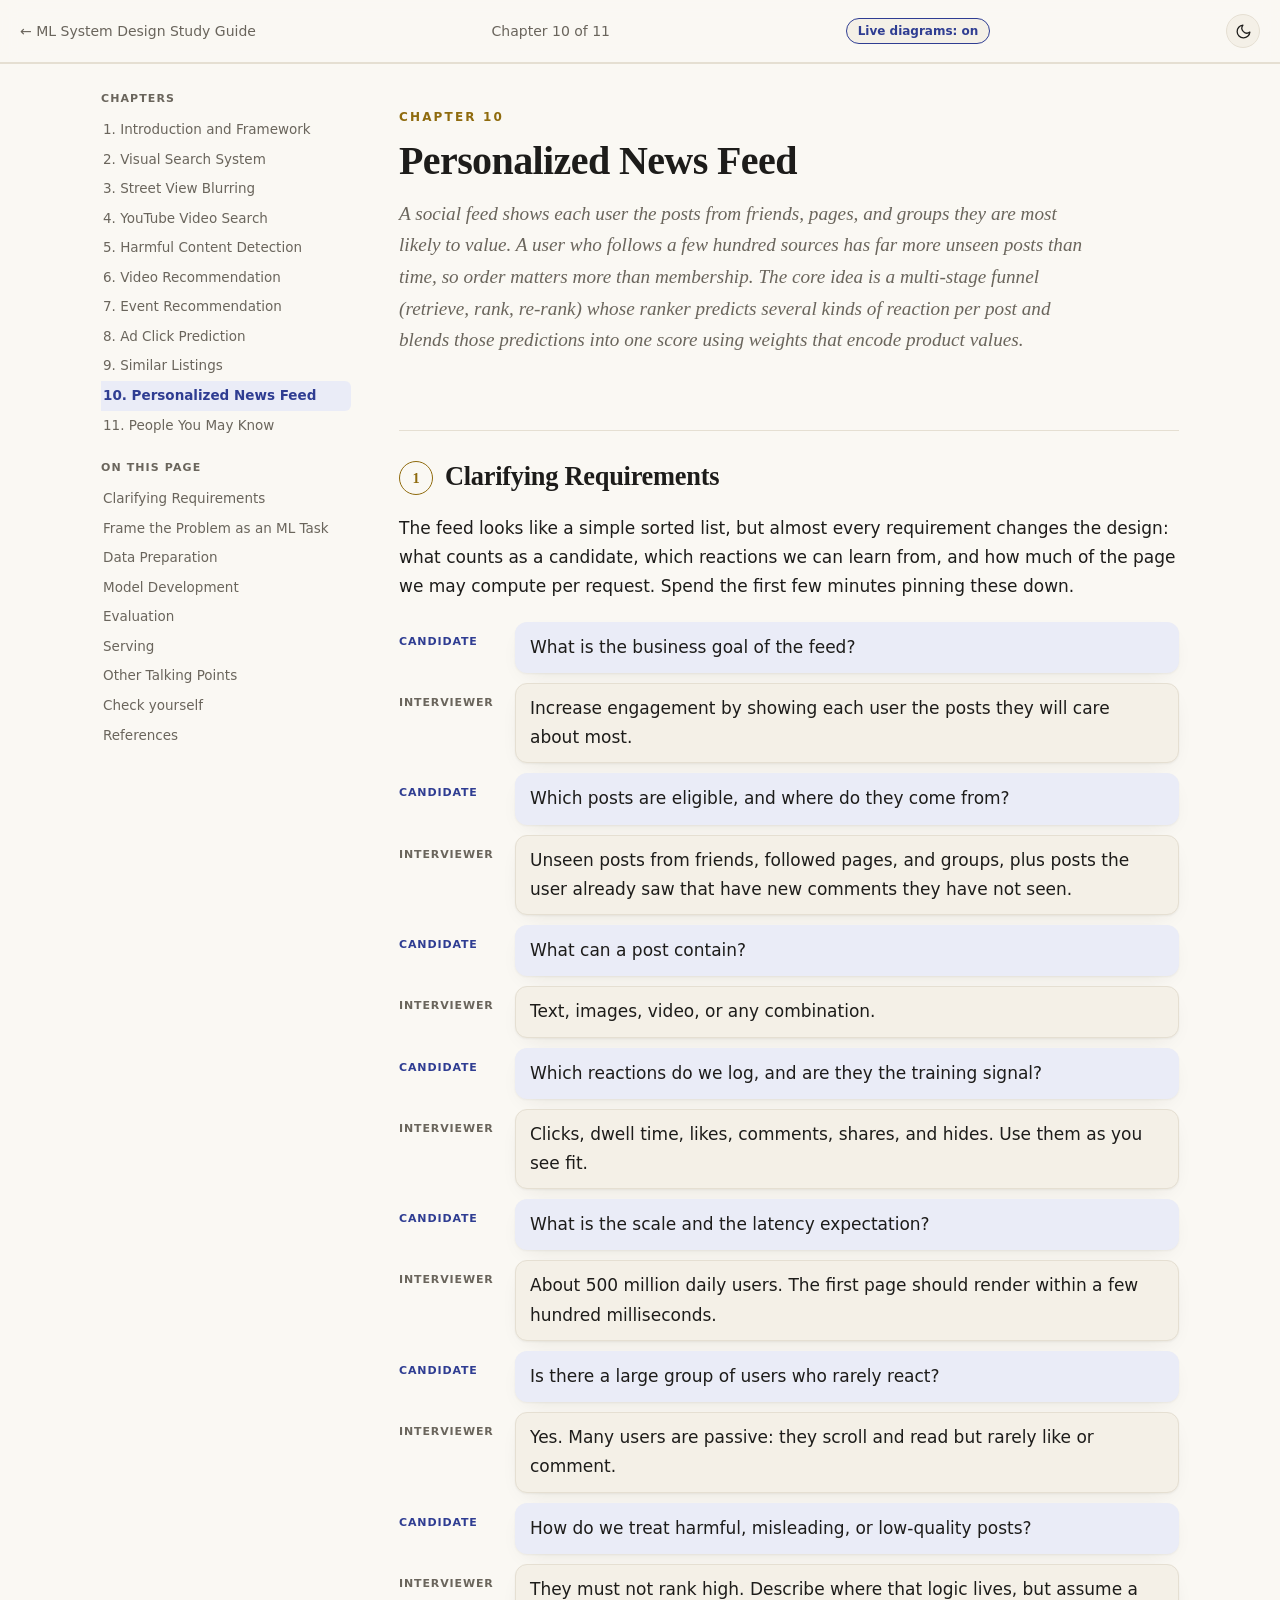
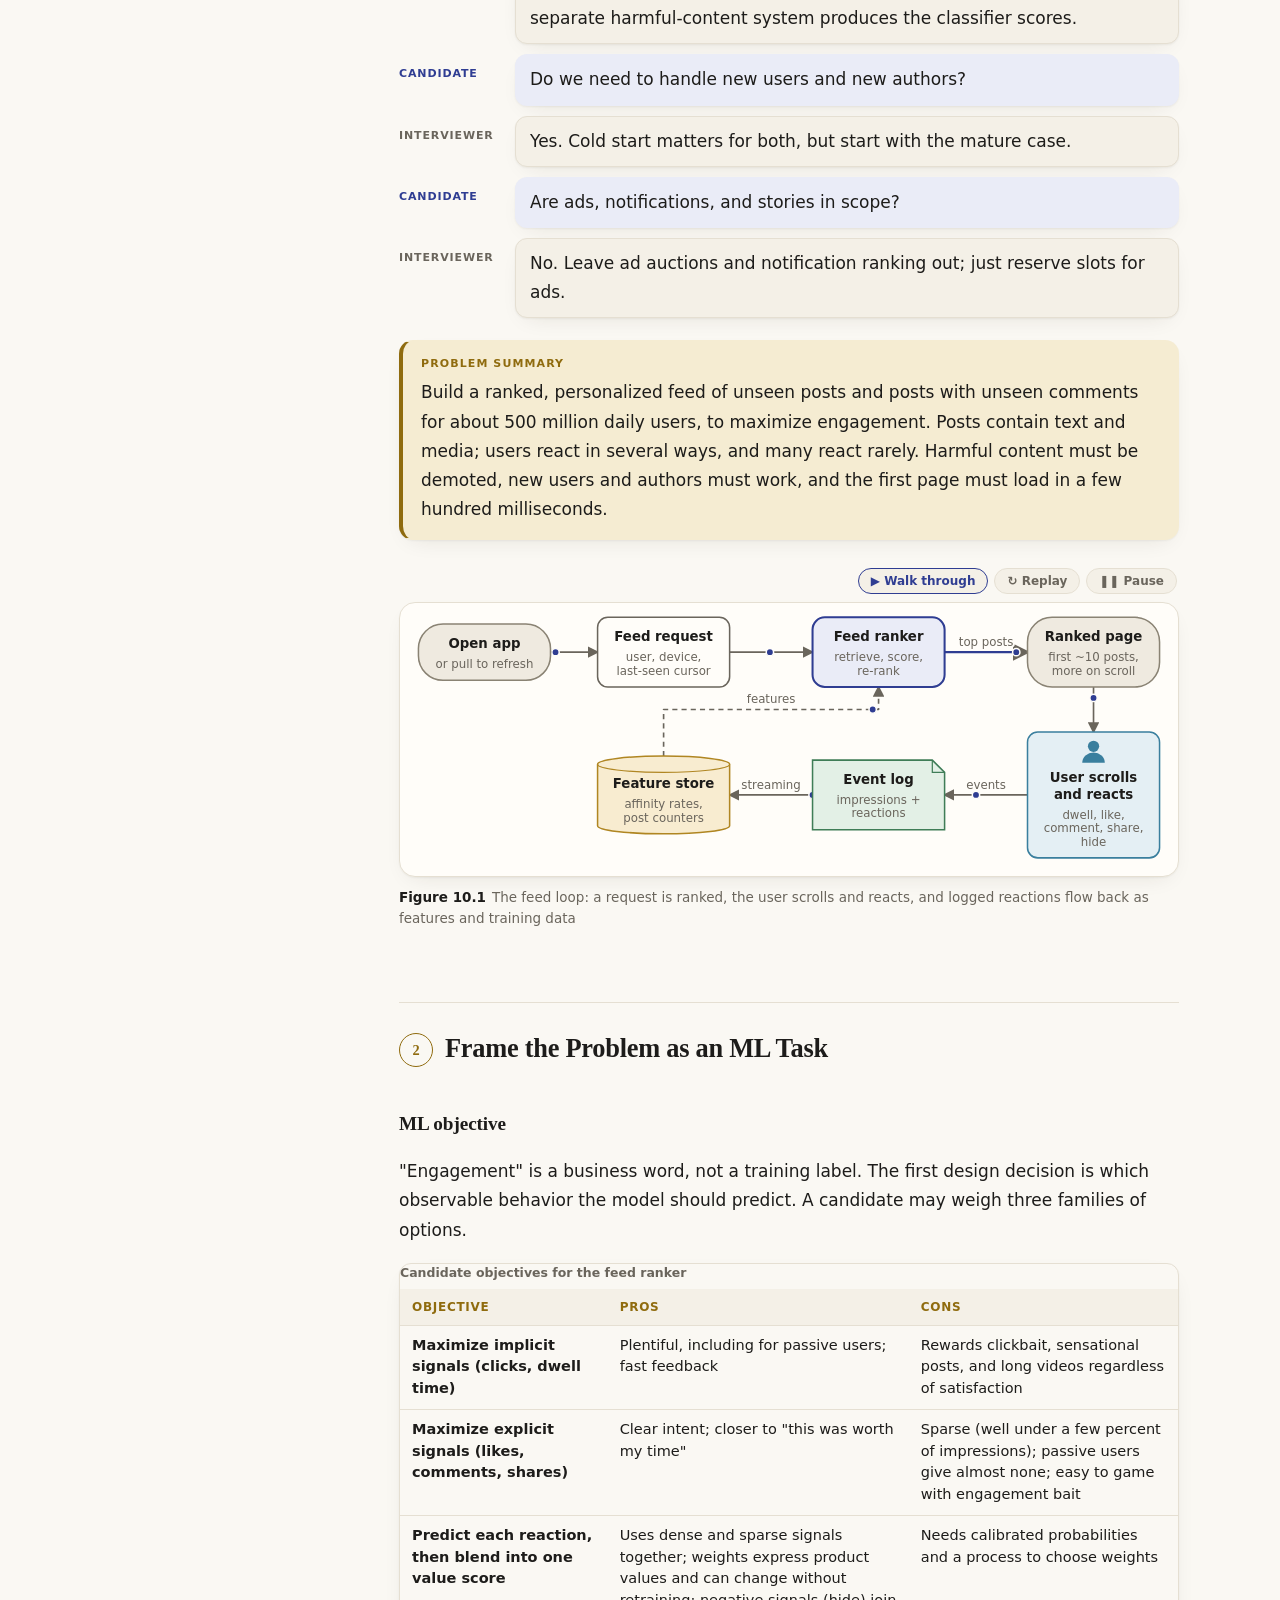
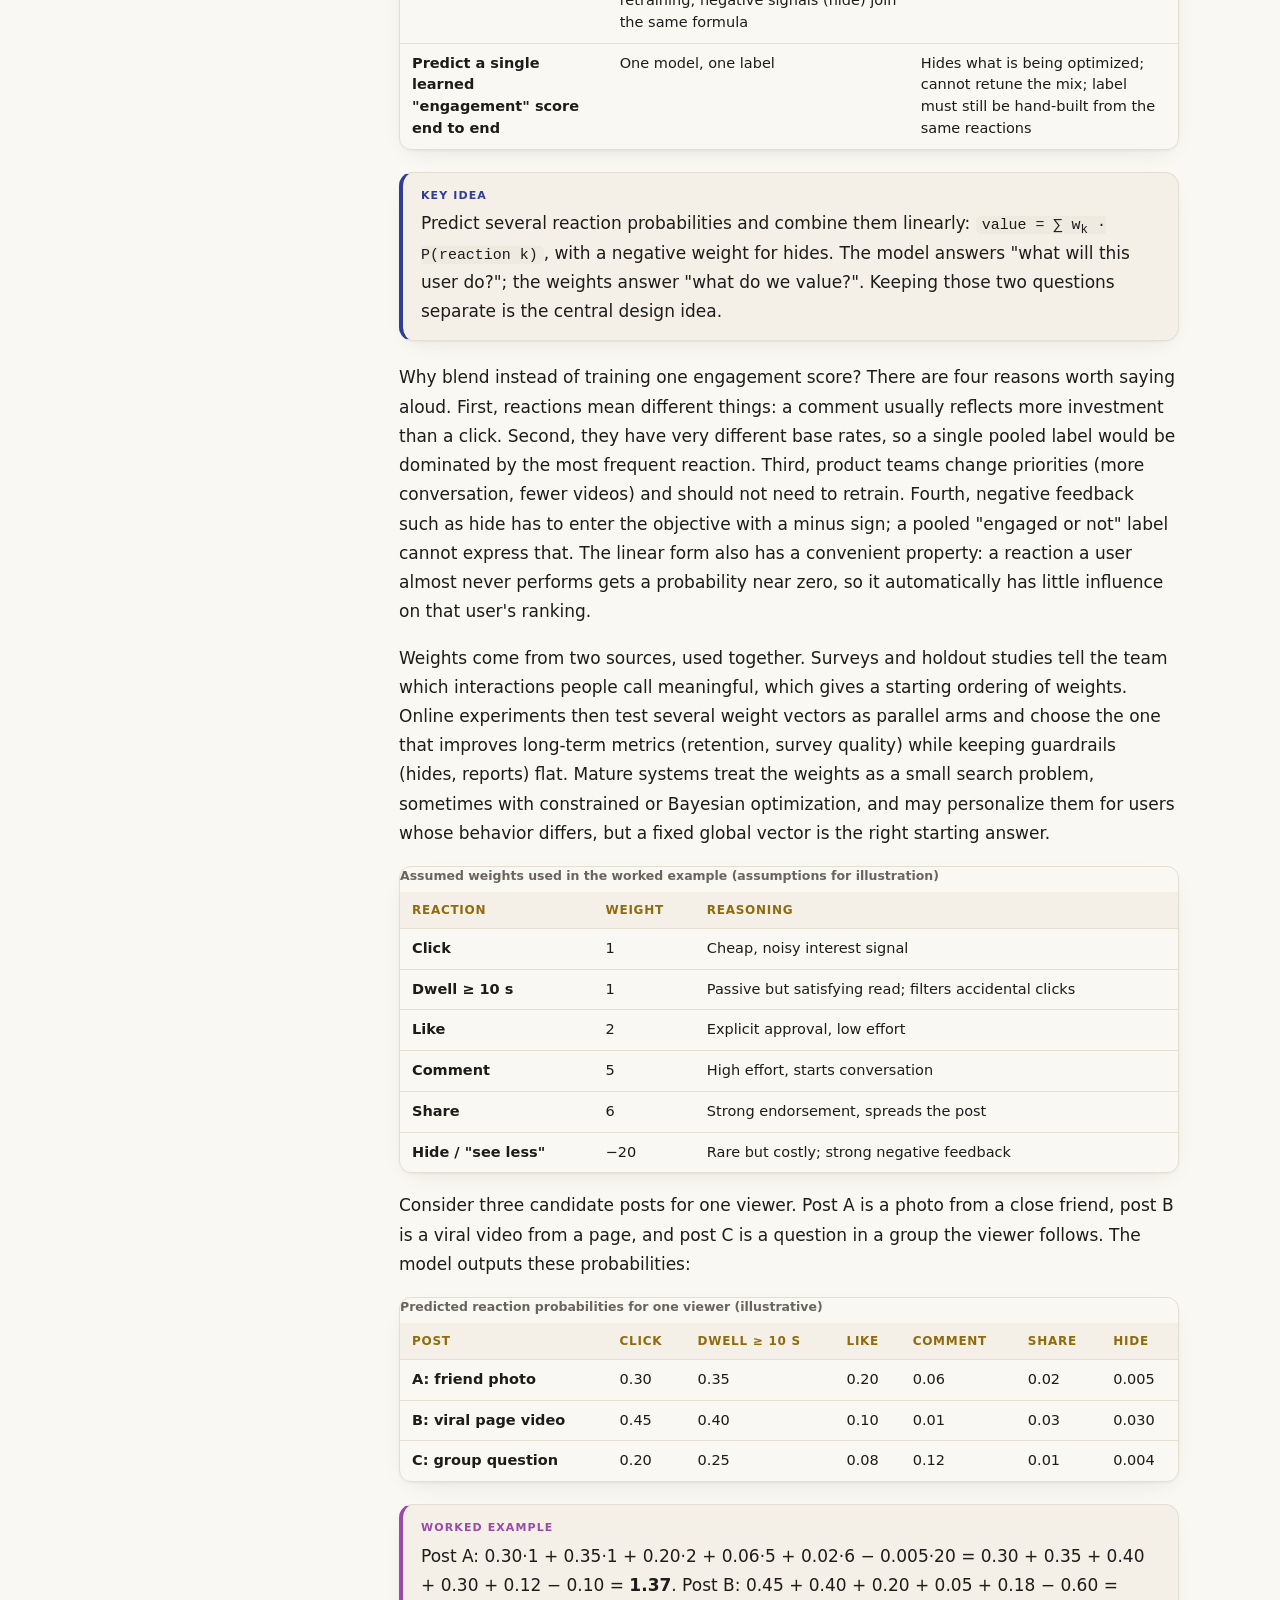
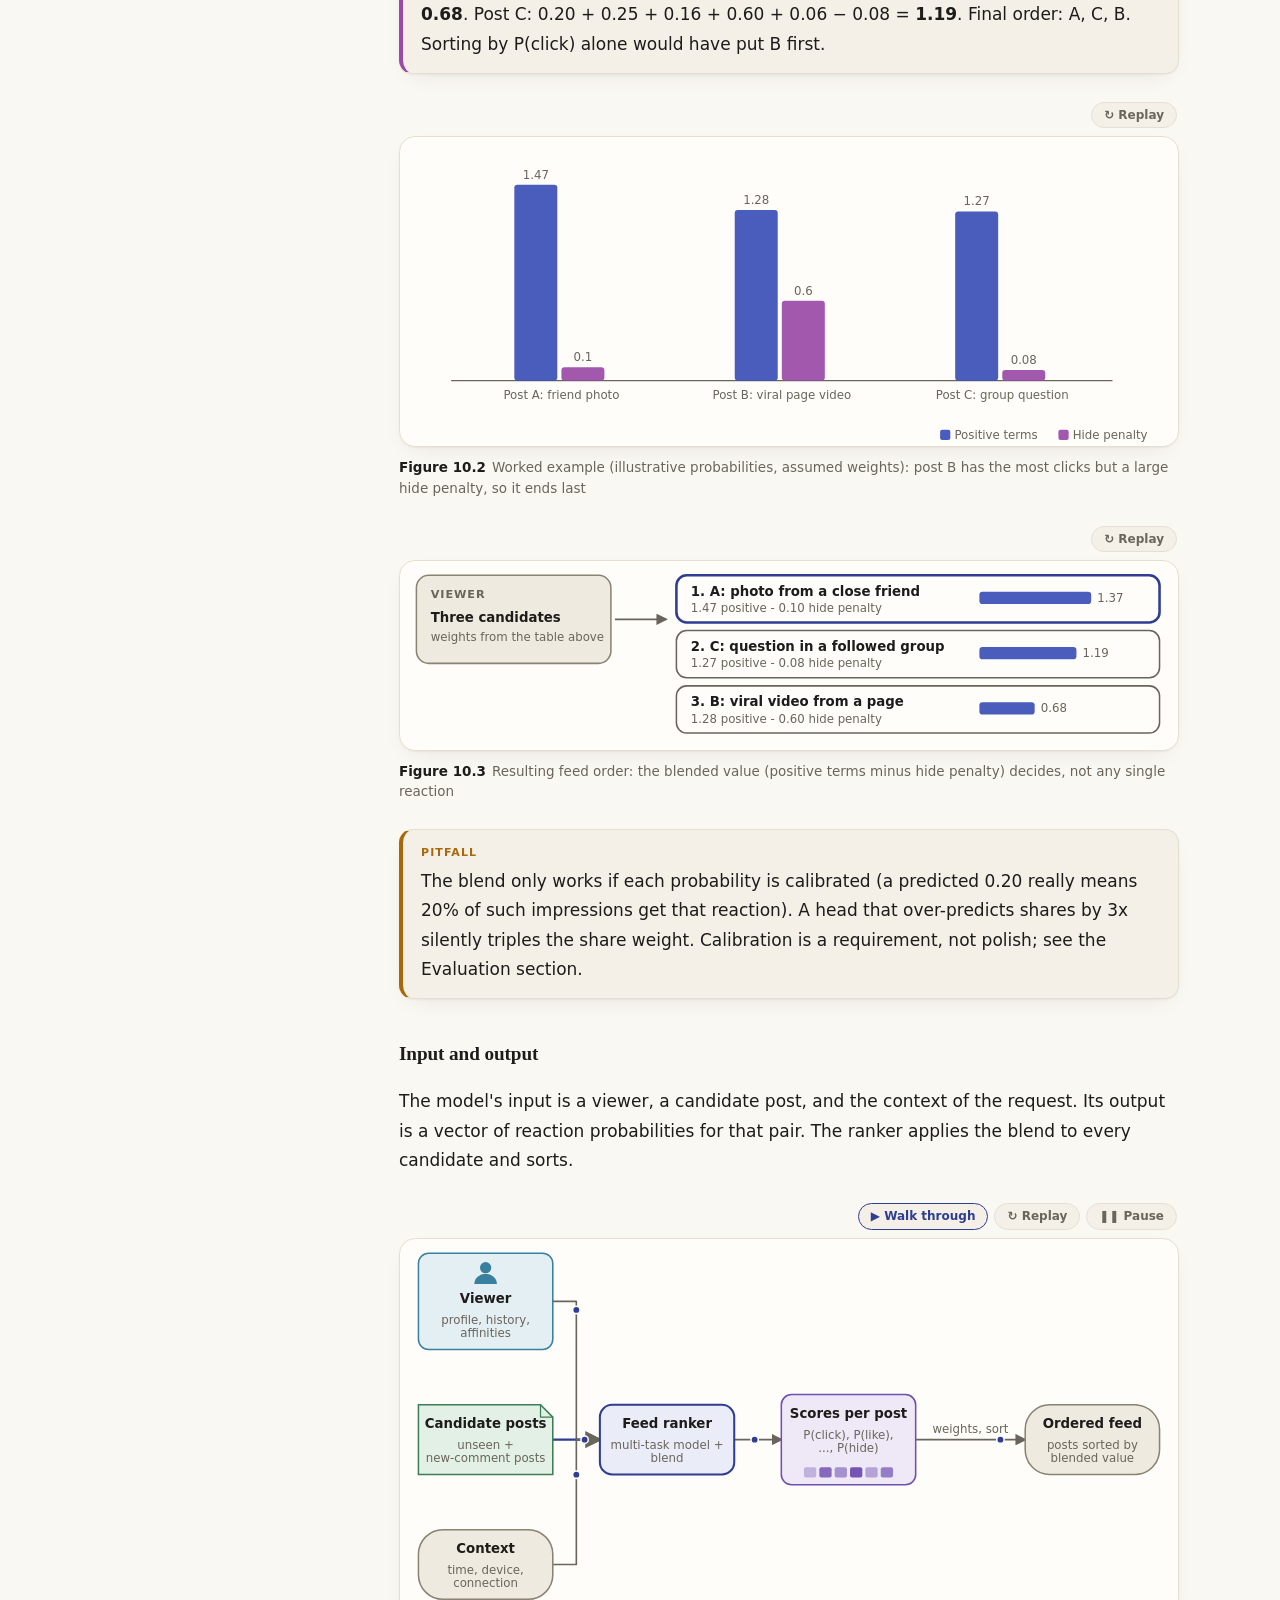
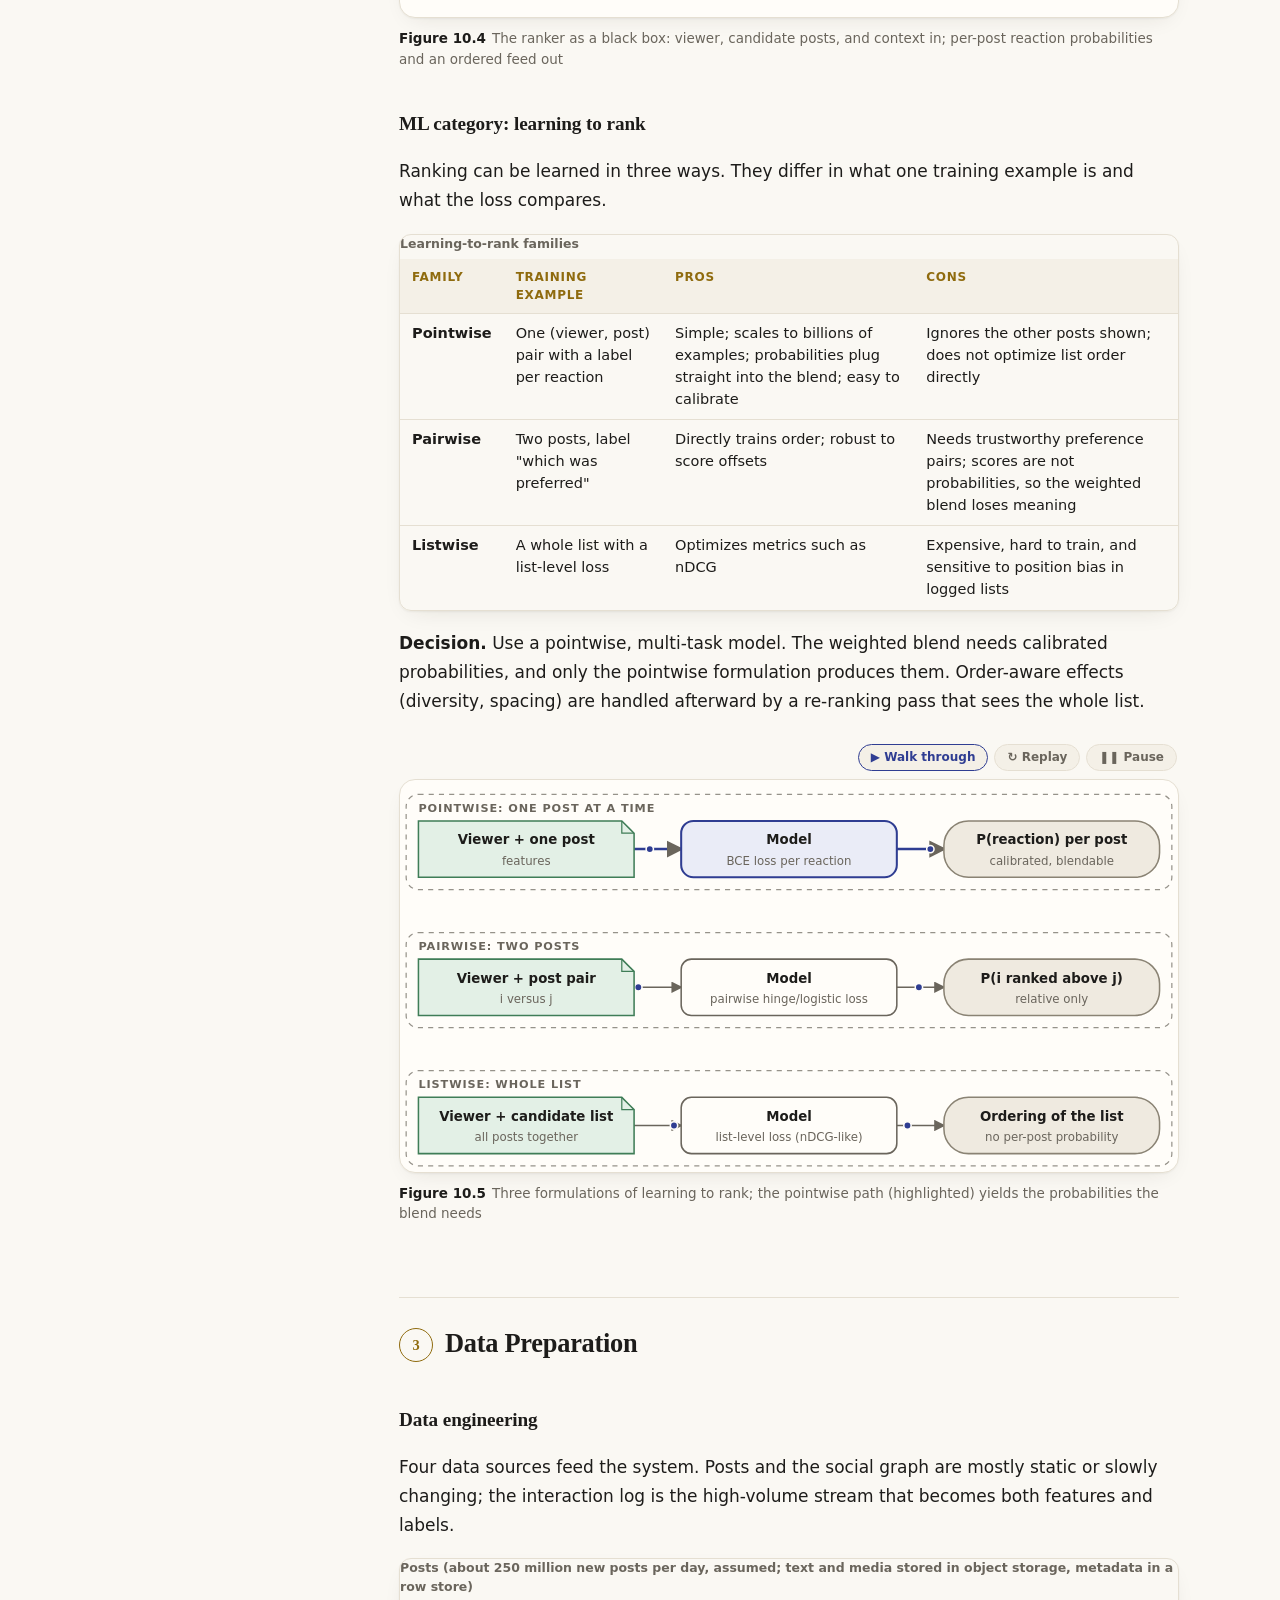
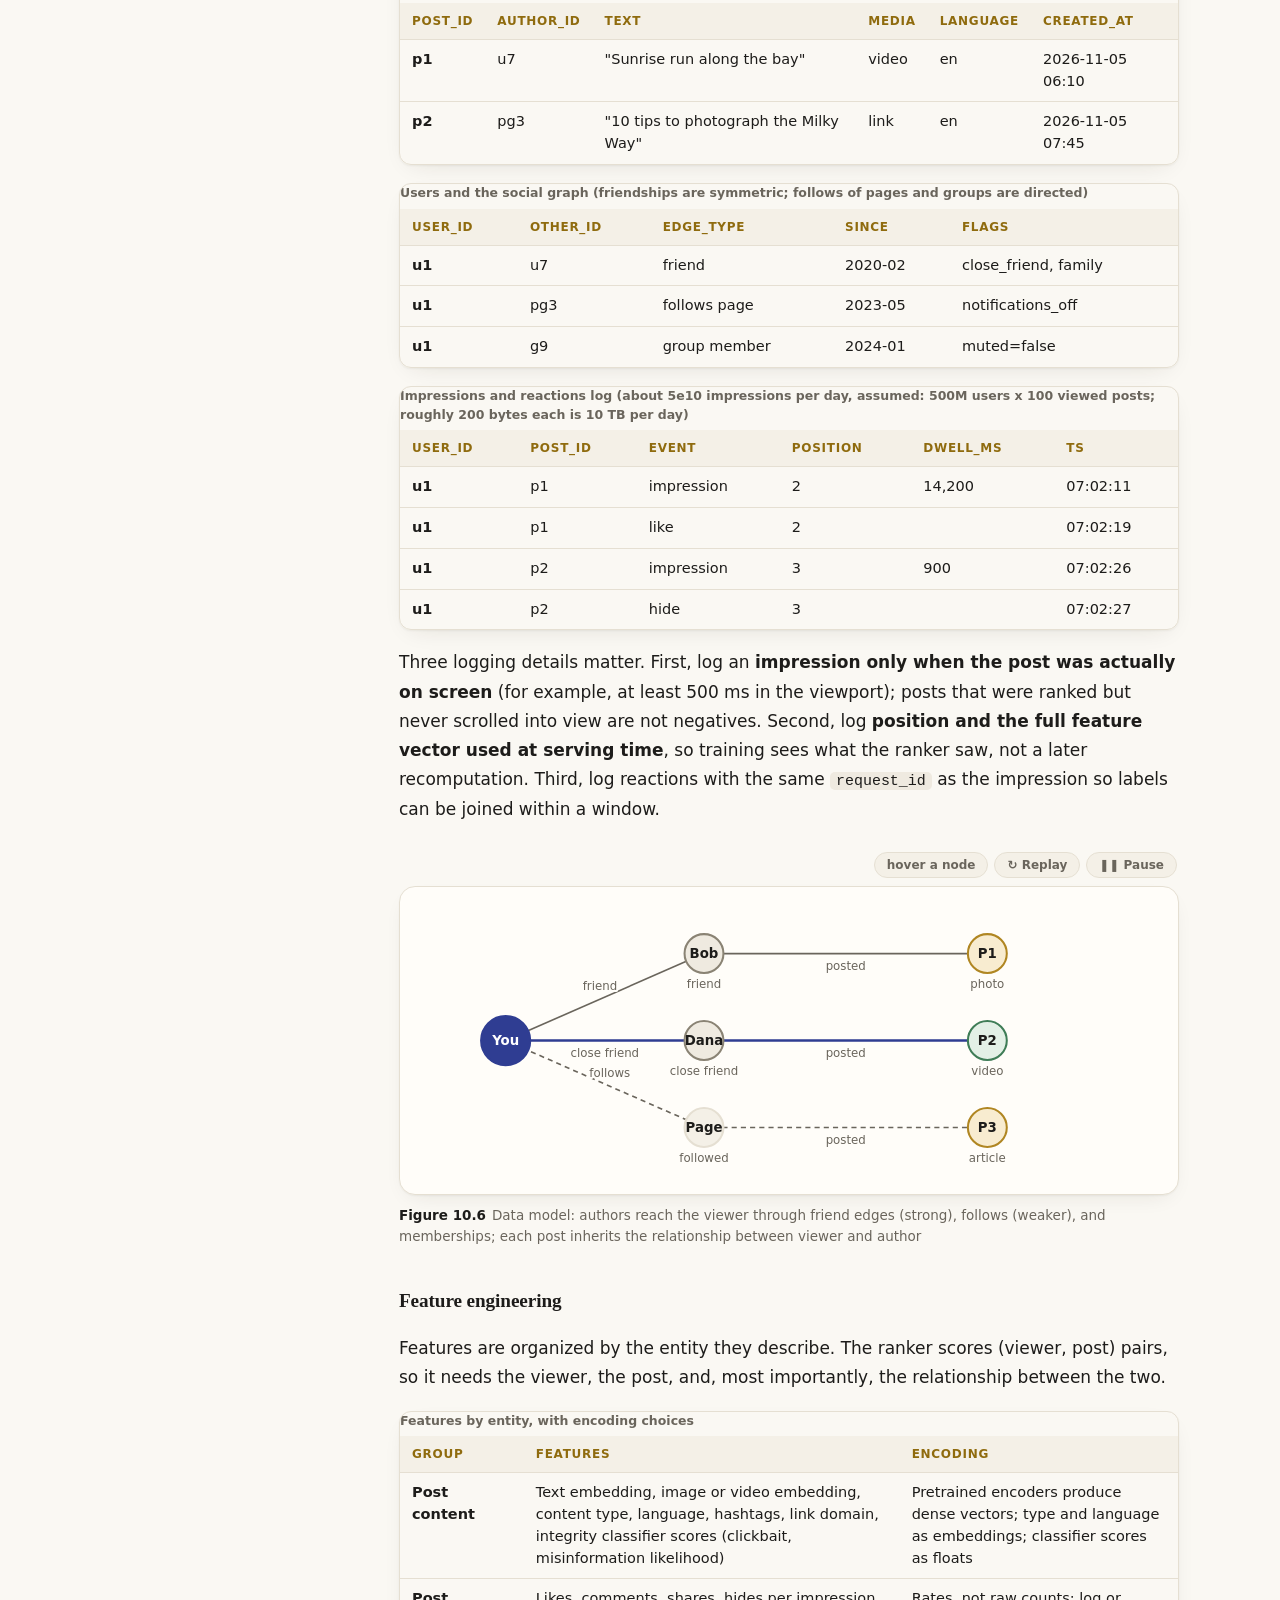
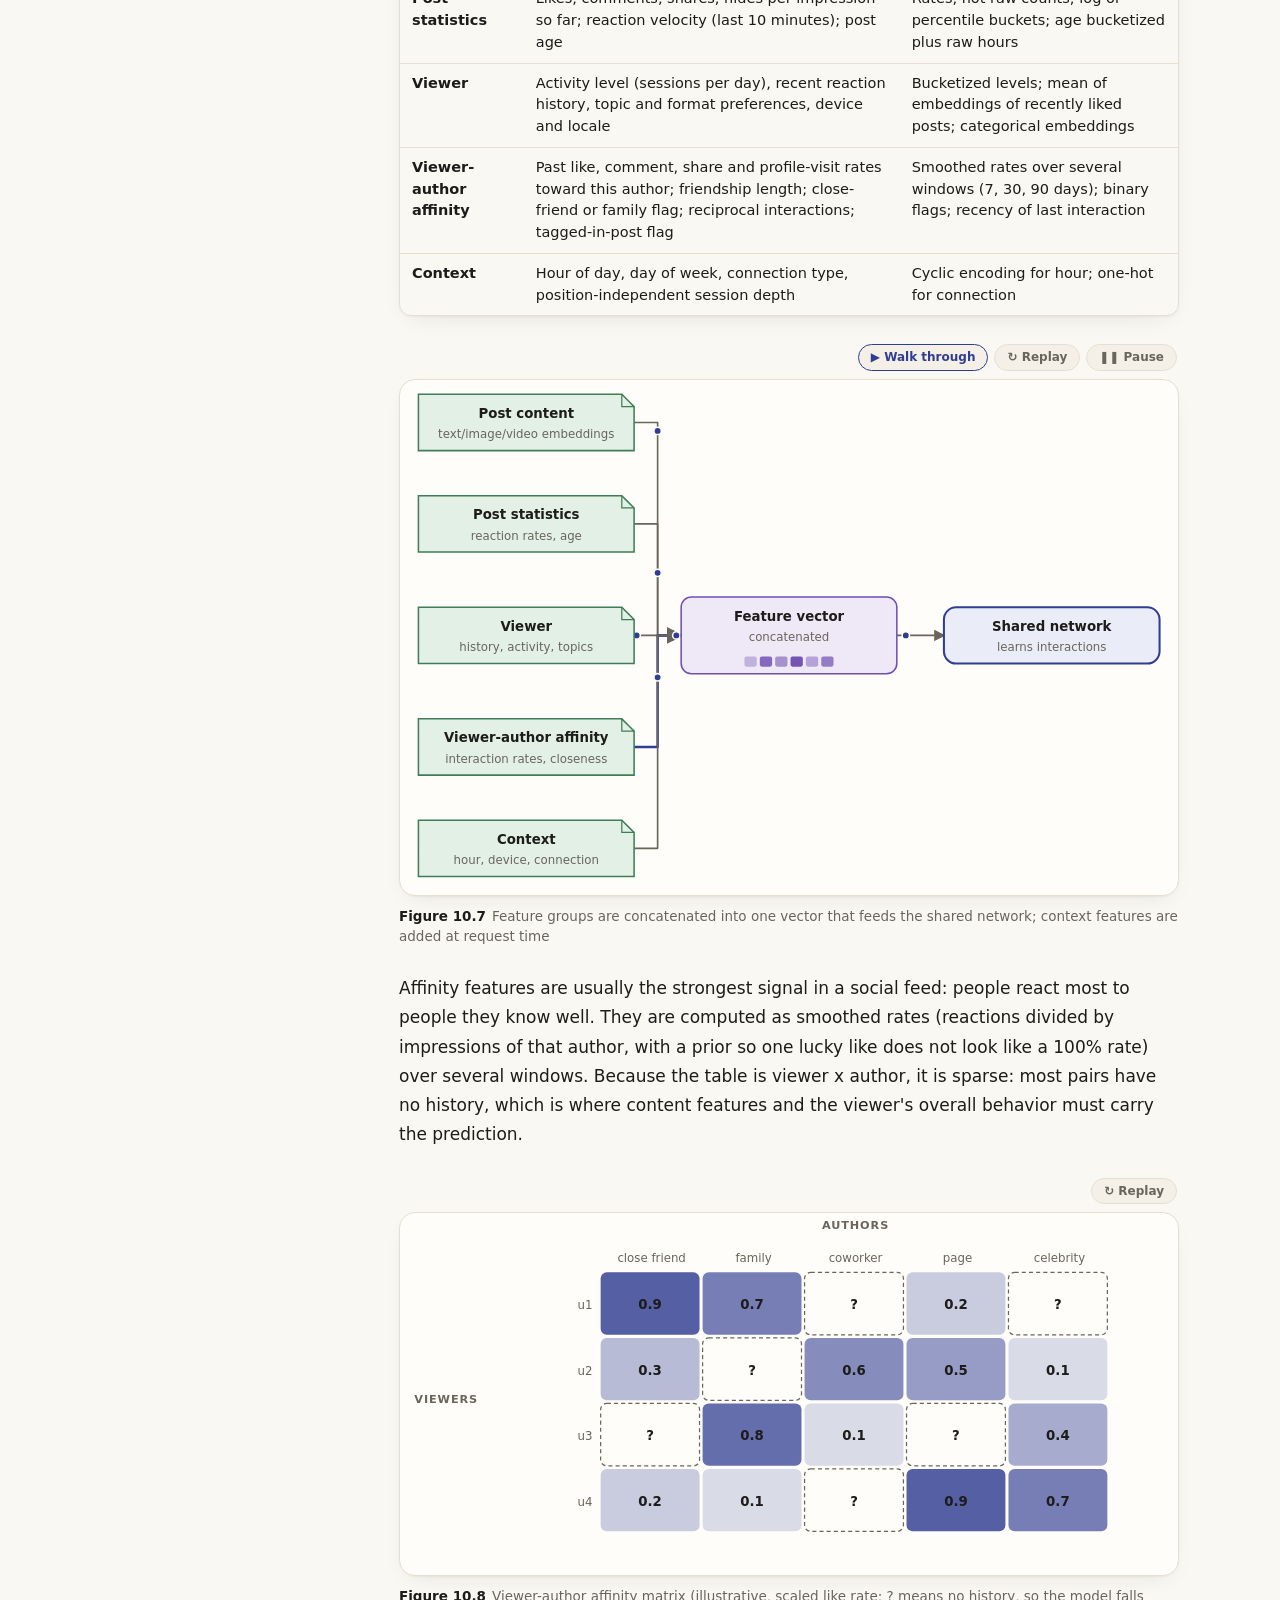
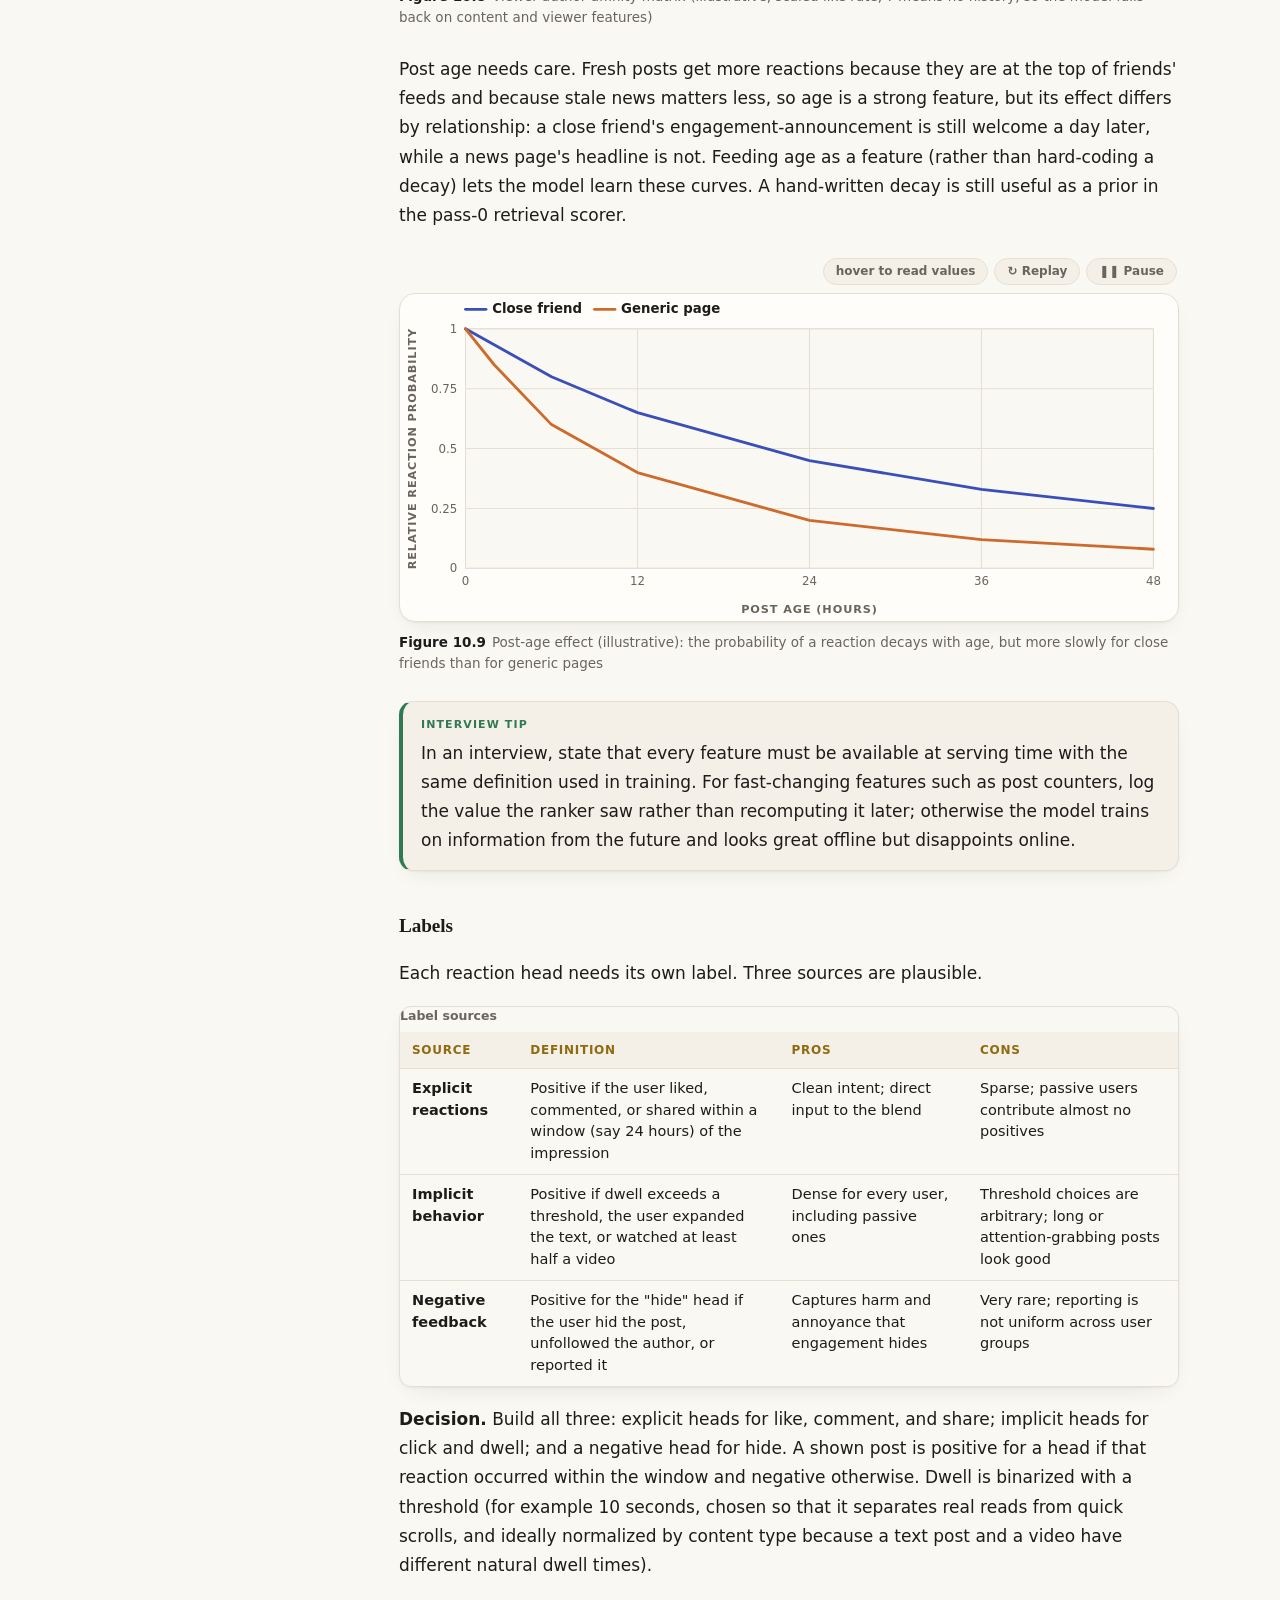
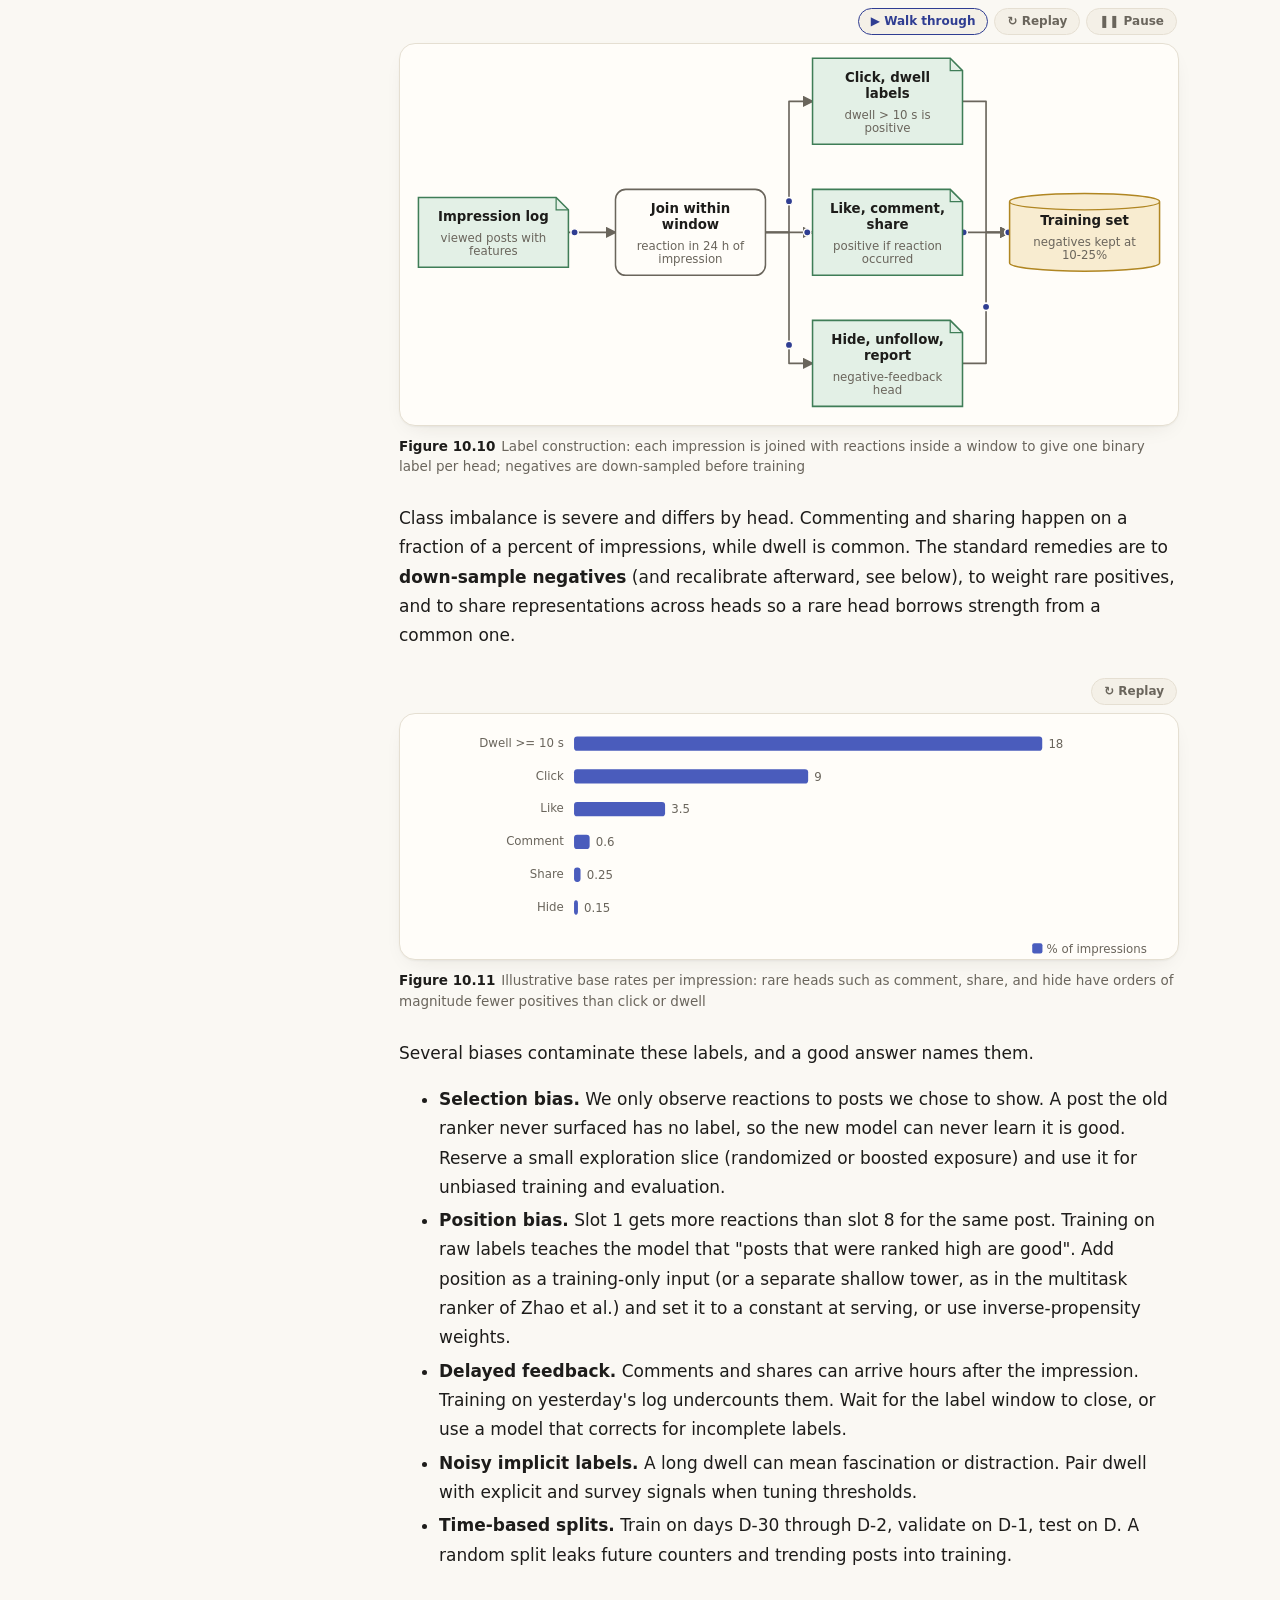
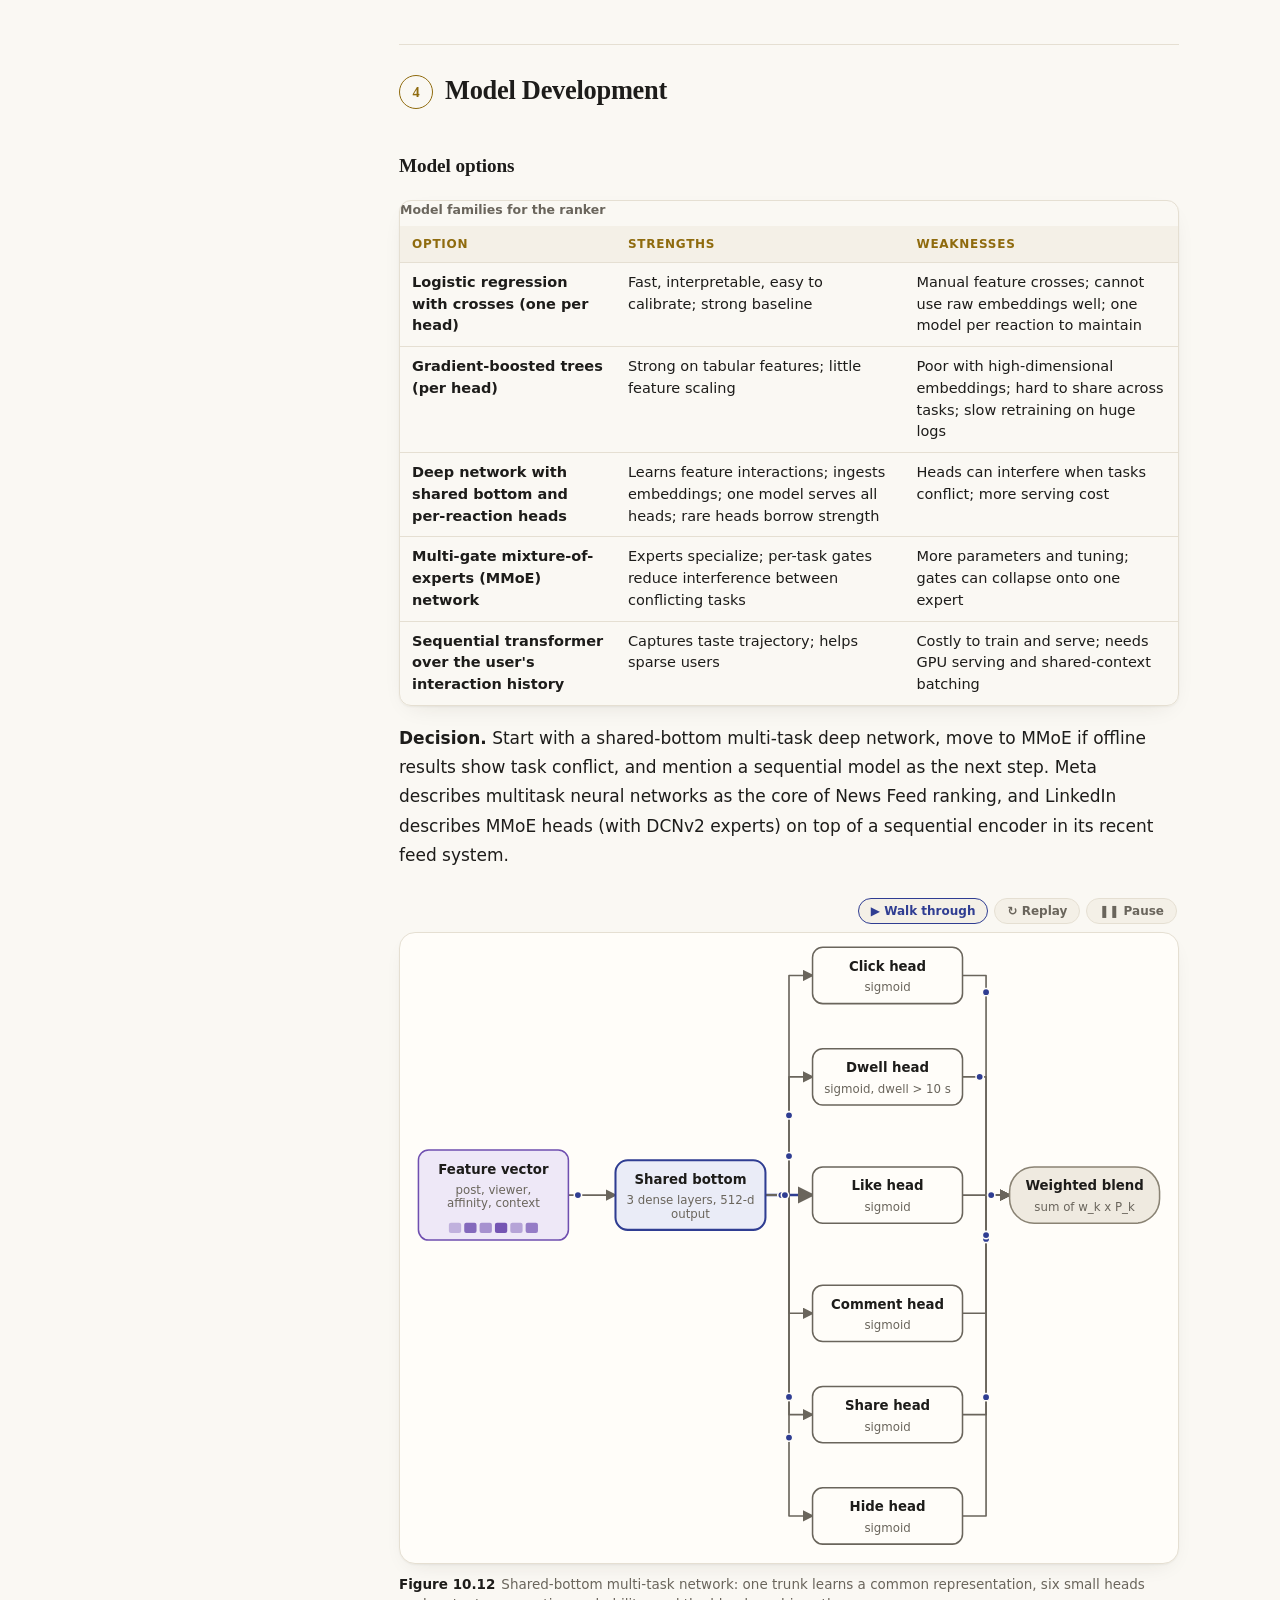
<file: mlsd/news-feed.html>
<!doctype html>
<html lang="en">
<head>
<meta charset="utf-8">
<meta name="viewport" content="width=device-width,initial-scale=1">
<title>Personalized News Feed</title>
<script>(function(){try{var t=localStorage.getItem("mlsd-theme");if(t!=="light"&&t!=="dark")t=window.matchMedia&&matchMedia("(prefers-color-scheme: dark)").matches?"dark":"light";document.documentElement.setAttribute("data-theme",t)}catch(e){}})()</script>
<link rel="stylesheet" href="assets/style.css">
</head>
<body data-slug="news-feed">
<div class="topbar"><a href="index.html">&larr; ML System Design Study Guide</a><span style="color:var(--muted)">Chapter 10 of 11</span></div>
<div class="layout"><aside class="toc" id="toc"></aside>
<main>
<div class="kicker">Chapter 10</div>
<h1>Personalized News Feed</h1>
<p class="lead">A social feed shows each user the posts from friends, pages, and groups they are most likely to value. A user who follows a few hundred sources has far more unseen posts than time, so order matters more than membership. The core idea is a multi-stage funnel (retrieve, rank, re-rank) whose ranker predicts several kinds of reaction per post and blends those predictions into one score using weights that encode product values.</p>

<h2>Clarifying Requirements</h2>
<p>The feed looks like a simple sorted list, but almost every requirement changes the design: what counts as a candidate, which reactions we can learn from, and how much of the page we may compute per request. Spend the first few minutes pinning these down.</p>
<div class="dlg">
<div class="turn c"><span>Candidate</span><p>What is the business goal of the feed?</p></div>
<div class="turn i"><span>Interviewer</span><p>Increase engagement by showing each user the posts they will care about most.</p></div>
<div class="turn c"><span>Candidate</span><p>Which posts are eligible, and where do they come from?</p></div>
<div class="turn i"><span>Interviewer</span><p>Unseen posts from friends, followed pages, and groups, plus posts the user already saw that have new comments they have not seen.</p></div>
<div class="turn c"><span>Candidate</span><p>What can a post contain?</p></div>
<div class="turn i"><span>Interviewer</span><p>Text, images, video, or any combination.</p></div>
<div class="turn c"><span>Candidate</span><p>Which reactions do we log, and are they the training signal?</p></div>
<div class="turn i"><span>Interviewer</span><p>Clicks, dwell time, likes, comments, shares, and hides. Use them as you see fit.</p></div>
<div class="turn c"><span>Candidate</span><p>What is the scale and the latency expectation?</p></div>
<div class="turn i"><span>Interviewer</span><p>About 500 million daily users. The first page should render within a few hundred milliseconds.</p></div>
<div class="turn c"><span>Candidate</span><p>Is there a large group of users who rarely react?</p></div>
<div class="turn i"><span>Interviewer</span><p>Yes. Many users are passive: they scroll and read but rarely like or comment.</p></div>
<div class="turn c"><span>Candidate</span><p>How do we treat harmful, misleading, or low-quality posts?</p></div>
<div class="turn i"><span>Interviewer</span><p>They must not rank high. Describe where that logic lives, but assume a separate harmful-content system produces the classifier scores.</p></div>
<div class="turn c"><span>Candidate</span><p>Do we need to handle new users and new authors?</p></div>
<div class="turn i"><span>Interviewer</span><p>Yes. Cold start matters for both, but start with the mature case.</p></div>
<div class="turn c"><span>Candidate</span><p>Are ads, notifications, and stories in scope?</p></div>
<div class="turn i"><span>Interviewer</span><p>No. Leave ad auctions and notification ranking out; just reserve slots for ads.</p></div>
</div>
<div class="summary"><p>Build a ranked, personalized feed of unseen posts and posts with unseen comments for about 500 million daily users, to maximize engagement. Posts contain text and media; users react in several ways, and many react rarely. Harmful content must be demoted, new users and authors must work, and the first page must load in a few hundred milliseconds.</p></div>

<script type="application/json" class="dg" data-cap="The feed loop: a request is ranked, the user scrolls and reacts, and logged reactions flow back as features and training data">
{"type":"graph","cols":4,
 "nodes":[
  {"id":"open","t":"Open app","s":"or pull to refresh","c":0,"r":0,"k":"io"},
  {"id":"req","t":"Feed request","s":"user, device, last-seen cursor","c":1,"r":0},
  {"id":"rank","t":"Feed ranker","s":"retrieve, score, re-rank","c":2,"r":0,"k":"model"},
  {"id":"page","t":"Ranked page","s":"first ~10 posts, more on scroll","c":3,"r":0,"k":"io"},
  {"id":"fs","t":"Feature store","s":"affinity rates, post counters","c":1,"r":1,"k":"store"},
  {"id":"log","t":"Event log","s":"impressions + reactions","c":2,"r":1,"k":"data"},
  {"id":"usr","t":"User scrolls and reacts","s":"dwell, like, comment, share, hide","c":3,"r":1,"k":"user"}],
 "edges":[["open","req"],["req","rank"],["rank","page","top posts",{"hl":1}],["page","usr"],["usr","log","events"],["log","fs","streaming"],["fs","rank","features",{"d":1,"sa":"t","sb":"b"}]]}
</script>

<h2>Frame the Problem as an ML Task</h2>
<h3>ML objective</h3>
<p>"Engagement" is a business word, not a training label. The first design decision is which observable behavior the model should predict. A candidate may weigh three families of options.</p>
<table>
<caption>Candidate objectives for the feed ranker</caption>
<tr><th>Objective</th><th>Pros</th><th>Cons</th></tr>
<tr><td>Maximize implicit signals (clicks, dwell time)</td><td>Plentiful, including for passive users; fast feedback</td><td>Rewards clickbait, sensational posts, and long videos regardless of satisfaction</td></tr>
<tr><td>Maximize explicit signals (likes, comments, shares)</td><td>Clear intent; closer to "this was worth my time"</td><td>Sparse (well under a few percent of impressions); passive users give almost none; easy to game with engagement bait</td></tr>
<tr><td><b>Predict each reaction, then blend into one value score</b></td><td>Uses dense and sparse signals together; weights express product values and can change without retraining; negative signals (hide) join the same formula</td><td>Needs calibrated probabilities and a process to choose weights</td></tr>
<tr><td>Predict a single learned "engagement" score end to end</td><td>One model, one label</td><td>Hides what is being optimized; cannot retune the mix; label must still be hand-built from the same reactions</td></tr>
</table>
<div class="callout key"><p>Predict several reaction probabilities and combine them linearly: <code>value = &sum; w<sub>k</sub> &middot; P(reaction k)</code>, with a negative weight for hides. The model answers "what will this user do?"; the weights answer "what do we value?". Keeping those two questions separate is the central design idea.</p></div>
<p>Why blend instead of training one engagement score? There are four reasons worth saying aloud. First, reactions mean different things: a comment usually reflects more investment than a click. Second, they have very different base rates, so a single pooled label would be dominated by the most frequent reaction. Third, product teams change priorities (more conversation, fewer videos) and should not need to retrain. Fourth, negative feedback such as hide has to enter the objective with a minus sign; a pooled "engaged or not" label cannot express that. The linear form also has a convenient property: a reaction a user almost never performs gets a probability near zero, so it automatically has little influence on that user's ranking.</p>
<p>Weights come from two sources, used together. Surveys and holdout studies tell the team which interactions people call meaningful, which gives a starting ordering of weights. Online experiments then test several weight vectors as parallel arms and choose the one that improves long-term metrics (retention, survey quality) while keeping guardrails (hides, reports) flat. Mature systems treat the weights as a small search problem, sometimes with constrained or Bayesian optimization, and may personalize them for users whose behavior differs, but a fixed global vector is the right starting answer.</p>
<table>
<caption>Assumed weights used in the worked example (assumptions for illustration)</caption>
<tr><th>Reaction</th><th>Weight</th><th>Reasoning</th></tr>
<tr><td>Click</td><td>1</td><td>Cheap, noisy interest signal</td></tr>
<tr><td>Dwell &ge; 10 s</td><td>1</td><td>Passive but satisfying read; filters accidental clicks</td></tr>
<tr><td>Like</td><td>2</td><td>Explicit approval, low effort</td></tr>
<tr><td>Comment</td><td>5</td><td>High effort, starts conversation</td></tr>
<tr><td>Share</td><td>6</td><td>Strong endorsement, spreads the post</td></tr>
<tr><td>Hide / "see less"</td><td>&minus;20</td><td>Rare but costly; strong negative feedback</td></tr>
</table>
<p>Consider three candidate posts for one viewer. Post A is a photo from a close friend, post B is a viral video from a page, and post C is a question in a group the viewer follows. The model outputs these probabilities:</p>
<table>
<caption>Predicted reaction probabilities for one viewer (illustrative)</caption>
<tr><th>Post</th><th>Click</th><th>Dwell &ge; 10 s</th><th>Like</th><th>Comment</th><th>Share</th><th>Hide</th></tr>
<tr><td>A: friend photo</td><td>0.30</td><td>0.35</td><td>0.20</td><td>0.06</td><td>0.02</td><td>0.005</td></tr>
<tr><td>B: viral page video</td><td>0.45</td><td>0.40</td><td>0.10</td><td>0.01</td><td>0.03</td><td>0.030</td></tr>
<tr><td>C: group question</td><td>0.20</td><td>0.25</td><td>0.08</td><td>0.12</td><td>0.01</td><td>0.004</td></tr>
</table>
<div class="callout math"><p>Post A: 0.30&middot;1 + 0.35&middot;1 + 0.20&middot;2 + 0.06&middot;5 + 0.02&middot;6 &minus; 0.005&middot;20 = 0.30 + 0.35 + 0.40 + 0.30 + 0.12 &minus; 0.10 = <b>1.37</b>. Post B: 0.45 + 0.40 + 0.20 + 0.05 + 0.18 &minus; 0.60 = <b>0.68</b>. Post C: 0.20 + 0.25 + 0.16 + 0.60 + 0.06 &minus; 0.08 = <b>1.19</b>. Final order: A, C, B. Sorting by P(click) alone would have put B first.</p></div>
<script type="application/json" class="dg" data-cap="Worked example (illustrative probabilities, assumed weights): post B has the most clicks but a large hide penalty, so it ends last">
{"type":"bars","labels":["Post A: friend photo","Post B: viral page video","Post C: group question"],"series":[{"n":"Positive terms","v":[1.47,1.28,1.27]},{"n":"Hide penalty","v":[0.10,0.60,0.08],"c":3}]}
</script>
<script type="application/json" class="dg" data-cap="Resulting feed order: the blended value (positive terms minus hide penalty) decides, not any single reaction">
{"type":"ranklist","ql":"Viewer","q":"Three candidates","qs":"weights from the table above","items":[
 {"t":"A: photo from a close friend","s":"1.47 positive - 0.10 hide penalty","v":0.91,"sc":"1.37","hl":1},
 {"t":"C: question in a followed group","s":"1.27 positive - 0.08 hide penalty","v":0.79,"sc":"1.19"},
 {"t":"B: viral video from a page","s":"1.28 positive - 0.60 hide penalty","v":0.45,"sc":"0.68"}]}
</script>
<div class="callout warn"><p>The blend only works if each probability is calibrated (a predicted 0.20 really means 20% of such impressions get that reaction). A head that over-predicts shares by 3x silently triples the share weight. Calibration is a requirement, not polish; see the Evaluation section.</p></div>

<h3>Input and output</h3>
<p>The model's input is a viewer, a candidate post, and the context of the request. Its output is a vector of reaction probabilities for that pair. The ranker applies the blend to every candidate and sorts.</p>
<script type="application/json" class="dg" data-cap="The ranker as a black box: viewer, candidate posts, and context in; per-post reaction probabilities and an ordered feed out">
{"type":"graph","cols":4,
 "nodes":[
  {"id":"u","t":"Viewer","s":"profile, history, affinities","c":0,"r":0,"k":"user"},
  {"id":"p","t":"Candidate posts","s":"unseen + new-comment posts","c":0,"r":1,"k":"data"},
  {"id":"x","t":"Context","s":"time, device, connection","c":0,"r":2,"k":"io"},
  {"id":"m","t":"Feed ranker","s":"multi-task model + blend","c":1,"r":1,"k":"model"},
  {"id":"s","t":"Scores per post","s":"P(click), P(like), ..., P(hide)","c":2,"r":1,"k":"vec"},
  {"id":"o","t":"Ordered feed","s":"posts sorted by blended value","c":3,"r":1,"k":"io"}],
 "edges":[["u","m"],["p","m",{"hl":1}],["x","m"],["m","s"],["s","o","weights, sort"]]}
</script>

<h3>ML category: learning to rank</h3>
<p>Ranking can be learned in three ways. They differ in what one training example is and what the loss compares.</p>
<table>
<caption>Learning-to-rank families</caption>
<tr><th>Family</th><th>Training example</th><th>Pros</th><th>Cons</th></tr>
<tr><td>Pointwise</td><td>One (viewer, post) pair with a label per reaction</td><td>Simple; scales to billions of examples; probabilities plug straight into the blend; easy to calibrate</td><td>Ignores the other posts shown; does not optimize list order directly</td></tr>
<tr><td>Pairwise</td><td>Two posts, label "which was preferred"</td><td>Directly trains order; robust to score offsets</td><td>Needs trustworthy preference pairs; scores are not probabilities, so the weighted blend loses meaning</td></tr>
<tr><td>Listwise</td><td>A whole list with a list-level loss</td><td>Optimizes metrics such as nDCG</td><td>Expensive, hard to train, and sensitive to position bias in logged lists</td></tr>
</table>
<p><b>Decision.</b> Use a pointwise, multi-task model. The weighted blend needs calibrated probabilities, and only the pointwise formulation produces them. Order-aware effects (diversity, spacing) are handled afterward by a re-ranking pass that sees the whole list.</p>
<script type="application/json" class="dg" data-cap="Three formulations of learning to rank; the pointwise path (highlighted) yields the probabilities the blend needs">
{"type":"graph","cols":3,
 "groups":[{"t":"Pointwise: one post at a time","c0":0,"c1":2,"r0":0,"r1":0},{"t":"Pairwise: two posts","c0":0,"c1":2,"r0":1,"r1":1},{"t":"Listwise: whole list","c0":0,"c1":2,"r0":2,"r1":2}],
 "nodes":[
  {"id":"a1","t":"Viewer + one post","s":"features","c":0,"r":0,"k":"data"},
  {"id":"a2","t":"Model","s":"BCE loss per reaction","c":1,"r":0,"k":"model"},
  {"id":"a3","t":"P(reaction) per post","s":"calibrated, blendable","c":2,"r":0,"k":"io"},
  {"id":"b1","t":"Viewer + post pair","s":"i versus j","c":0,"r":1,"k":"data"},
  {"id":"b2","t":"Model","s":"pairwise hinge/logistic loss","c":1,"r":1,"k":"svc"},
  {"id":"b3","t":"P(i ranked above j)","s":"relative only","c":2,"r":1,"k":"io"},
  {"id":"c1","t":"Viewer + candidate list","s":"all posts together","c":0,"r":2,"k":"data"},
  {"id":"c2","t":"Model","s":"list-level loss (nDCG-like)","c":1,"r":2,"k":"svc"},
  {"id":"c3","t":"Ordering of the list","s":"no per-post probability","c":2,"r":2,"k":"io"}],
 "edges":[["a1","a2",{"hl":1}],["a2","a3",{"hl":1}],["b1","b2"],["b2","b3"],["c1","c2"],["c2","c3"]]}
</script>

<h2>Data Preparation</h2>
<h3>Data engineering</h3>
<p>Four data sources feed the system. Posts and the social graph are mostly static or slowly changing; the interaction log is the high-volume stream that becomes both features and labels.</p>
<table>
<caption>Posts (about 250 million new posts per day, assumed; text and media stored in object storage, metadata in a row store)</caption>
<tr><th>post_id</th><th>author_id</th><th>text</th><th>media</th><th>language</th><th>created_at</th></tr>
<tr><td>p1</td><td>u7</td><td>"Sunrise run along the bay"</td><td>video</td><td>en</td><td>2026-11-05 06:10</td></tr>
<tr><td>p2</td><td>pg3</td><td>"10 tips to photograph the Milky Way"</td><td>link</td><td>en</td><td>2026-11-05 07:45</td></tr>
</table>
<table>
<caption>Users and the social graph (friendships are symmetric; follows of pages and groups are directed)</caption>
<tr><th>user_id</th><th>other_id</th><th>edge_type</th><th>since</th><th>flags</th></tr>
<tr><td>u1</td><td>u7</td><td>friend</td><td>2020-02</td><td>close_friend, family</td></tr>
<tr><td>u1</td><td>pg3</td><td>follows page</td><td>2023-05</td><td>notifications_off</td></tr>
<tr><td>u1</td><td>g9</td><td>group member</td><td>2024-01</td><td>muted=false</td></tr>
</table>
<table>
<caption>Impressions and reactions log (about 5e10 impressions per day, assumed: 500M users x 100 viewed posts; roughly 200 bytes each is 10 TB per day)</caption>
<tr><th>user_id</th><th>post_id</th><th>event</th><th>position</th><th>dwell_ms</th><th>ts</th></tr>
<tr><td>u1</td><td>p1</td><td>impression</td><td>2</td><td>14,200</td><td>07:02:11</td></tr>
<tr><td>u1</td><td>p1</td><td>like</td><td>2</td><td></td><td>07:02:19</td></tr>
<tr><td>u1</td><td>p2</td><td>impression</td><td>3</td><td>900</td><td>07:02:26</td></tr>
<tr><td>u1</td><td>p2</td><td>hide</td><td>3</td><td></td><td>07:02:27</td></tr>
</table>
<p>Three logging details matter. First, log an <b>impression only when the post was actually on screen</b> (for example, at least 500 ms in the viewport); posts that were ranked but never scrolled into view are not negatives. Second, log <b>position and the full feature vector used at serving time</b>, so training sees what the ranker saw, not a later recomputation. Third, log reactions with the same <code>request_id</code> as the impression so labels can be joined within a window.</p>
<script type="application/json" class="dg" data-cap="Data model: authors reach the viewer through friend edges (strong), follows (weaker), and memberships; each post inherits the relationship between viewer and author">
{"type":"net","h":300,"nodes":[
 {"id":"me","t":"You","x":10,"y":50,"k":"me"},
 {"id":"bob","t":"Bob","x":38,"y":14,"k":"fr","s":"friend"},
 {"id":"dana","t":"Dana","x":38,"y":50,"k":"fr","s":"close friend"},
 {"id":"pg","t":"Page","x":38,"y":86,"k":"other","s":"followed"},
 {"id":"p1","t":"P1","x":78,"y":14,"k":"cand","s":"photo"},
 {"id":"p2","t":"P2","x":78,"y":50,"k":"hit","s":"video"},
 {"id":"p3","t":"P3","x":78,"y":86,"k":"cand","s":"article"}],
 "edges":[["me","bob",{"l":"friend"}],["me","dana",{"hl":1,"l":"close friend"}],["me","pg",{"d":1,"l":"follows"}],["bob","p1",{"l":"posted"}],["dana","p2",{"hl":1,"l":"posted"}],["pg","p3",{"d":1,"l":"posted"}]]}
</script>

<h3>Feature engineering</h3>
<p>Features are organized by the entity they describe. The ranker scores (viewer, post) pairs, so it needs the viewer, the post, and, most importantly, the relationship between the two.</p>
<table>
<caption>Features by entity, with encoding choices</caption>
<tr><th>Group</th><th>Features</th><th>Encoding</th></tr>
<tr><td>Post content</td><td>Text embedding, image or video embedding, content type, language, hashtags, link domain, integrity classifier scores (clickbait, misinformation likelihood)</td><td>Pretrained encoders produce dense vectors; type and language as embeddings; classifier scores as floats</td></tr>
<tr><td>Post statistics</td><td>Likes, comments, shares, hides per impression so far; reaction velocity (last 10 minutes); post age</td><td>Rates, not raw counts; log or percentile buckets; age bucketized plus raw hours</td></tr>
<tr><td>Viewer</td><td>Activity level (sessions per day), recent reaction history, topic and format preferences, device and locale</td><td>Bucketized levels; mean of embeddings of recently liked posts; categorical embeddings</td></tr>
<tr><td>Viewer-author affinity</td><td>Past like, comment, share and profile-visit rates toward this author; friendship length; close-friend or family flag; reciprocal interactions; tagged-in-post flag</td><td>Smoothed rates over several windows (7, 30, 90 days); binary flags; recency of last interaction</td></tr>
<tr><td>Context</td><td>Hour of day, day of week, connection type, position-independent session depth</td><td>Cyclic encoding for hour; one-hot for connection</td></tr>
</table>
<script type="application/json" class="dg" data-cap="Feature groups are concatenated into one vector that feeds the shared network; context features are added at request time">
{"type":"graph","cols":3,
 "nodes":[
  {"id":"f1","t":"Post content","s":"text/image/video embeddings","c":0,"r":0,"k":"data"},
  {"id":"f2","t":"Post statistics","s":"reaction rates, age","c":0,"r":1,"k":"data"},
  {"id":"f3","t":"Viewer","s":"history, activity, topics","c":0,"r":2,"k":"data"},
  {"id":"f4","t":"Viewer-author affinity","s":"interaction rates, closeness","c":0,"r":3,"k":"data"},
  {"id":"f5","t":"Context","s":"hour, device, connection","c":0,"r":4,"k":"data"},
  {"id":"v","t":"Feature vector","s":"concatenated","c":1,"r":2,"k":"vec"},
  {"id":"n","t":"Shared network","s":"learns interactions","c":2,"r":2,"k":"model"}],
 "gapY":18,
 "edges":[["f1","v"],["f2","v"],["f3","v"],["f4","v",{"hl":1}],["f5","v"],["v","n"]]}
</script>
<p>Affinity features are usually the strongest signal in a social feed: people react most to people they know well. They are computed as smoothed rates (reactions divided by impressions of that author, with a prior so one lucky like does not look like a 100% rate) over several windows. Because the table is viewer x author, it is sparse: most pairs have no history, which is where content features and the viewer's overall behavior must carry the prediction.</p>
<script type="application/json" class="dg" data-cap="Viewer-author affinity matrix (illustrative, scaled like rate; ? means no history, so the model falls back on content and viewer features)">
{"type":"matrix","rl":"Viewers","cl":"Authors","rows":["u1","u2","u3","u4"],"cols":["close friend","family","coworker","page","celebrity"],
 "v":[[0.9,0.7,null,0.2,null],[0.3,null,0.6,0.5,0.1],[null,0.8,0.1,null,0.4],[0.2,0.1,null,0.9,0.7]],"unk":"?"}
</script>
<p>Post age needs care. Fresh posts get more reactions because they are at the top of friends' feeds and because stale news matters less, so age is a strong feature, but its effect differs by relationship: a close friend's engagement-announcement is still welcome a day later, while a news page's headline is not. Feeding age as a feature (rather than hard-coding a decay) lets the model learn these curves. A hand-written decay is still useful as a prior in the pass-0 retrieval scorer.</p>
<script type="application/json" class="dg" data-cap="Post-age effect (illustrative): the probability of a reaction decays with age, but more slowly for close friends than for generic pages">
{"type":"curve","xmax":48,"xl":"Post age (hours)","yl":"Relative reaction probability","series":[
 {"n":"Close friend","c":0,"lp":3,"pts":[[0,1],[6,0.8],[12,0.65],[24,0.45],[36,0.33],[48,0.25]]},
 {"n":"Generic page","c":1,"lp":2,"pts":[[0,1],[2,0.85],[6,0.6],[12,0.4],[24,0.2],[36,0.12],[48,0.08]]}]}
</script>
<div class="callout tip"><p>In an interview, state that every feature must be available at serving time with the same definition used in training. For fast-changing features such as post counters, log the value the ranker saw rather than recomputing it later; otherwise the model trains on information from the future and looks great offline but disappoints online.</p></div>

<h3>Labels</h3>
<p>Each reaction head needs its own label. Three sources are plausible.</p>
<table>
<caption>Label sources</caption>
<tr><th>Source</th><th>Definition</th><th>Pros</th><th>Cons</th></tr>
<tr><td>Explicit reactions</td><td>Positive if the user liked, commented, or shared within a window (say 24 hours) of the impression</td><td>Clean intent; direct input to the blend</td><td>Sparse; passive users contribute almost no positives</td></tr>
<tr><td>Implicit behavior</td><td>Positive if dwell exceeds a threshold, the user expanded the text, or watched at least half a video</td><td>Dense for every user, including passive ones</td><td>Threshold choices are arbitrary; long or attention-grabbing posts look good</td></tr>
<tr><td>Negative feedback</td><td>Positive for the "hide" head if the user hid the post, unfollowed the author, or reported it</td><td>Captures harm and annoyance that engagement hides</td><td>Very rare; reporting is not uniform across user groups</td></tr>
</table>
<p><b>Decision.</b> Build all three: explicit heads for like, comment, and share; implicit heads for click and dwell; and a negative head for hide. A shown post is positive for a head if that reaction occurred within the window and negative otherwise. Dwell is binarized with a threshold (for example 10 seconds, chosen so that it separates real reads from quick scrolls, and ideally normalized by content type because a text post and a video have different natural dwell times).</p>
<script type="application/json" class="dg" data-cap="Label construction: each impression is joined with reactions inside a window to give one binary label per head; negatives are down-sampled before training">
{"type":"graph","cols":4,
 "nodes":[
  {"id":"log","t":"Impression log","s":"viewed posts with features","c":0,"r":1,"k":"data"},
  {"id":"join","t":"Join within window","s":"reaction in 24 h of impression","c":1,"r":1},
  {"id":"l1","t":"Click, dwell labels","s":"dwell > 10 s is positive","c":2,"r":0,"k":"data"},
  {"id":"l2","t":"Like, comment, share","s":"positive if reaction occurred","c":2,"r":1,"k":"data"},
  {"id":"l3","t":"Hide, unfollow, report","s":"negative-feedback head","c":2,"r":2,"k":"data"},
  {"id":"set","t":"Training set","s":"negatives kept at 10-25%","c":3,"r":1,"k":"store"}],
 "edges":[["log","join"],["join","l1"],["join","l2"],["join","l3"],["l1","set"],["l2","set"],["l3","set"]]}
</script>
<p>Class imbalance is severe and differs by head. Commenting and sharing happen on a fraction of a percent of impressions, while dwell is common. The standard remedies are to <b>down-sample negatives</b> (and recalibrate afterward, see below), to weight rare positives, and to share representations across heads so a rare head borrows strength from a common one.</p>
<script type="application/json" class="dg" data-cap="Illustrative base rates per impression: rare heads such as comment, share, and hide have orders of magnitude fewer positives than click or dwell">
{"type":"bars","horiz":true,"labels":["Dwell >= 10 s","Click","Like","Comment","Share","Hide"],"series":[{"n":"% of impressions","v":[18,9,3.5,0.6,0.25,0.15]}],"fmt":null}
</script>
<p>Several biases contaminate these labels, and a good answer names them.</p>
<ul>
<li><b>Selection bias.</b> We only observe reactions to posts we chose to show. A post the old ranker never surfaced has no label, so the new model can never learn it is good. Reserve a small exploration slice (randomized or boosted exposure) and use it for unbiased training and evaluation.</li>
<li><b>Position bias.</b> Slot 1 gets more reactions than slot 8 for the same post. Training on raw labels teaches the model that "posts that were ranked high are good". Add position as a training-only input (or a separate shallow tower, as in the multitask ranker of Zhao et al.) and set it to a constant at serving, or use inverse-propensity weights.</li>
<li><b>Delayed feedback.</b> Comments and shares can arrive hours after the impression. Training on yesterday's log undercounts them. Wait for the label window to close, or use a model that corrects for incomplete labels.</li>
<li><b>Noisy implicit labels.</b> A long dwell can mean fascination or distraction. Pair dwell with explicit and survey signals when tuning thresholds.</li>
<li><b>Time-based splits.</b> Train on days D-30 through D-2, validate on D-1, test on D. A random split leaks future counters and trending posts into training.</li>
</ul>

<h2>Model Development</h2>
<h3>Model options</h3>
<table>
<caption>Model families for the ranker</caption>
<tr><th>Option</th><th>Strengths</th><th>Weaknesses</th></tr>
<tr><td>Logistic regression with crosses (one per head)</td><td>Fast, interpretable, easy to calibrate; strong baseline</td><td>Manual feature crosses; cannot use raw embeddings well; one model per reaction to maintain</td></tr>
<tr><td>Gradient-boosted trees (per head)</td><td>Strong on tabular features; little feature scaling</td><td>Poor with high-dimensional embeddings; hard to share across tasks; slow retraining on huge logs</td></tr>
<tr><td>Deep network with shared bottom and per-reaction heads</td><td>Learns feature interactions; ingests embeddings; one model serves all heads; rare heads borrow strength</td><td>Heads can interfere when tasks conflict; more serving cost</td></tr>
<tr><td><b>Multi-gate mixture-of-experts (MMoE) network</b></td><td>Experts specialize; per-task gates reduce interference between conflicting tasks</td><td>More parameters and tuning; gates can collapse onto one expert</td></tr>
<tr><td>Sequential transformer over the user's interaction history</td><td>Captures taste trajectory; helps sparse users</td><td>Costly to train and serve; needs GPU serving and shared-context batching</td></tr>
</table>
<p><b>Decision.</b> Start with a shared-bottom multi-task deep network, move to MMoE if offline results show task conflict, and mention a sequential model as the next step. Meta describes multitask neural networks as the core of News Feed ranking, and LinkedIn describes MMoE heads (with DCNv2 experts) on top of a sequential encoder in its recent feed system.</p>
<script type="application/json" class="dg" data-cap="Shared-bottom multi-task network: one trunk learns a common representation, six small heads each output one reaction probability, and the blend combines them">
{"type":"graph","cols":4,"gapY":18,
 "nodes":[
  {"id":"x","t":"Feature vector","s":"post, viewer, affinity, context","c":0,"r":2,"k":"vec"},
  {"id":"sb","t":"Shared bottom","s":"3 dense layers, 512-d output","c":1,"r":2,"k":"model"},
  {"id":"h1","t":"Click head","s":"sigmoid","c":2,"r":0},
  {"id":"h2","t":"Dwell head","s":"sigmoid, dwell > 10 s","c":2,"r":1},
  {"id":"h3","t":"Like head","s":"sigmoid","c":2,"r":2},
  {"id":"h4","t":"Comment head","s":"sigmoid","c":2,"r":3},
  {"id":"h5","t":"Share head","s":"sigmoid","c":2,"r":4},
  {"id":"h6","t":"Hide head","s":"sigmoid","c":2,"r":5},
  {"id":"b","t":"Weighted blend","s":"sum of w_k x P_k","c":3,"r":2,"k":"io"}],
 "edges":[["x","sb"],["sb","h1"],["sb","h2"],["sb","h3",{"hl":1}],["sb","h4"],["sb","h5"],["sb","h6"],["h1","b"],["h2","b"],["h3","b"],["h4","b"],["h5","b"],["h6","b"]]}
</script>
<p>Sharing the trunk is both a cost and a modeling choice. It is cheaper to serve than six separate models, and it lets sparse heads (share, hide) use representations learned mostly from click and dwell. The risk is <b>negative transfer</b>: a hide head and a click head may pull the trunk in opposite directions for sensational posts. MMoE addresses this by replacing the single trunk with several experts and giving each task its own gate, a softmax over experts that decides how much each expert contributes to that task's tower (Ma et al. 2018). Related tasks can share experts; conflicting tasks can route to different ones.</p>
<script type="application/json" class="dg" data-cap="MMoE: parallel experts see the same features; each task has its own gate and tower, so related tasks share experts and conflicting tasks can diverge">
{"type":"graph","cols":4,
 "nodes":[
  {"id":"x","t":"Feature vector","s":"input to experts and gates","c":0,"r":1,"k":"vec"},
  {"id":"e","t":"Shared experts","s":"N parallel MLPs","c":1,"r":1,"k":"model"},
  {"id":"g1","t":"Click gate + tower","s":"softmax over experts","c":2,"r":0},
  {"id":"g2","t":"Like gate + tower","s":"softmax over experts","c":2,"r":1},
  {"id":"g3","t":"Hide gate + tower","s":"softmax over experts","c":2,"r":2},
  {"id":"o1","t":"P(click)","c":3,"r":0,"k":"io"},
  {"id":"o2","t":"P(like)","c":3,"r":1,"k":"io"},
  {"id":"o3","t":"P(hide)","c":3,"r":2,"k":"io"}],
 "edges":[["x","e"],["e","g1"],["e","g2",{"hl":1}],["e","g3"],["g1","o1"],["g2","o2"],["g3","o3"]]}
</script>
<h3>Passive users</h3>
<p>A passive user may scroll for twenty minutes and never tap like. Explicit heads see almost no positives for that user, so predictions are uninformative and the blend collapses to ordering by popularity. Three techniques address this, and a candidate should offer them together.</p>
<ul>
<li><b>Implicit-signal heads.</b> Dwell, expand-text, video watch fraction, and profile visits fire for everyone. Include them in the blend so a passive user's ordering is driven by what they pause on.</li>
<li><b>Shared representations.</b> The trunk learns patterns from active users (for example, close-friend photos are engaging) and applies them to passive users with similar features.</li>
<li><b>Viewer-conditioned weights.</b> For users with little explicit history, shift blend weight toward implicit heads; for active users, explicit heads carry more of the weight. This can be a rule or a small learned function of the viewer's activity level.</li>
</ul>
<script type="application/json" class="dg" data-cap="Two parallel signal paths: implicit heads (highlighted) give passive users a training signal and a ranking signal when explicit reactions are rare">
{"type":"graph","cols":4,
 "nodes":[
  {"id":"pu","t":"Passive user","s":"scrolls, rarely reacts","c":0,"r":0,"k":"user"},
  {"id":"pb","t":"Implicit behavior","s":"dwell, expand, video watch","c":1,"r":0,"k":"data"},
  {"id":"ph","t":"Implicit heads","s":"P(dwell), P(expand), P(watch)","c":2,"r":0,"k":"model"},
  {"id":"bl","t":"Blended score","s":"weights depend on activity","c":3,"r":0},
  {"id":"au","t":"Active user","s":"likes and comments often","c":0,"r":1,"k":"user"},
  {"id":"ab","t":"Explicit reactions","s":"like, comment, share","c":1,"r":1,"k":"data"},
  {"id":"ah","t":"Explicit heads","s":"P(like), P(comment), P(share)","c":2,"r":1,"k":"model"}],
 "edges":[["pu","pb"],["pb","ph",{"hl":1}],["ph","bl",{"hl":1}],["au","ab"],["ab","ah"],["ah","bl"]]}
</script>
<h3>Training</h3>
<p><b>Loss.</b> The total loss is the sum of binary cross-entropy over heads, optionally weighted per task:</p>
<p><code>L = &sum;<sub>k</sub> &lambda;<sub>k</sub> &middot; BCE(y<sub>k</sub>, p<sub>k</sub>)</code>, where <code>BCE = &minus;[ y log p + (1&minus;y) log(1&minus;p) ]</code> averaged over examples.</p>
<p>In plain words: each head is graded on its own binary question and the grades are added, so the shared layers receive gradients from every task. The weights <code>&lambda;<sub>k</sub></code> control how loudly each task speaks to the trunk; they are <i>not</i> the blend weights. Rare heads often get larger <code>&lambda;</code> so they are not drowned out.</p>
<div class="callout math"><p>One example, three heads, all &lambda; = 1. Labels (click, like, hide) = (1, 0, 0) with predictions (0.8, 0.1, 0.02). Click: &minus;ln 0.8 = 0.223. Like: &minus;ln(1&minus;0.1) = 0.105. Hide: &minus;ln(1&minus;0.02) = 0.020. Total loss = 0.223 + 0.105 + 0.020 = <b>0.348</b>.</p></div>
<p><b>Calibration after down-sampling.</b> Keeping only a fraction <code>w</code> of negatives speeds up training but inflates predicted probabilities. If the model outputs <code>p</code> under negative keep-rate <code>w</code>, the corrected probability is <code>q = p / (p + (1 &minus; p) / w)</code>.</p>
<div class="callout math"><p>Suppose a head has a true rate of 4%: of 100 impressions, 4 are positive and 96 negative. Keeping 10% of negatives leaves 4 positives and 9.6 negatives, so the trained model learns an average output of 4 / 13.6 = 0.294. Correcting with <code>w</code> = 0.1 gives q = 0.294 / (0.294 + 0.706 / 0.1) = 0.294 / 7.353 = <b>0.040</b>, which restores the true 4%.</p></div>
<p>Even after this correction, networks tend to be miscalibrated, particularly in the tails, so a per-head calibrator (isotonic regression or Platt scaling fit on a recent held-out day) is applied on top. Guo et al. showed that modern deep networks are often overconfident; for a blend that sums probabilities, this matters directly.</p>
<script type="application/json" class="dg" data-cap="Reliability curve (illustrative, negatives kept at 25%): raw predictions overshoot the observed rate, a per-head calibrator pulls them back to the diagonal">
{"type":"curve","xmax":0.5,"ymax":0.5,"ticks":6,"xl":"Predicted probability","yl":"Observed rate","series":[
 {"n":"Perfect","c":2,"d":1,"lp":3,"pts":[[0,0],[0.5,0.5]]},
 {"n":"Raw after down-sampling","c":1,"lp":4,"pts":[[0,0],[0.1,0.027],[0.2,0.059],[0.3,0.097],[0.4,0.143],[0.5,0.2]]},
 {"n":"After isotonic calibrator","c":0,"lp":5,"pts":[[0,0],[0.1,0.1],[0.2,0.19],[0.3,0.31],[0.4,0.39],[0.5,0.49]]}]}
</script>
<p><b>Refresh.</b> Train daily on a rolling window with warm starts, and run an incremental job more often for fast-moving signals; trending topics and news shift within hours, and a stale ranker degrades noticeably. Hold out the most recent day for validation.</p>

<h2>Evaluation</h2>
<h3>Offline metrics</h3>
<p>Because the ranker predicts probabilities that are summed, evaluate the heads two ways: do they <i>order</i> posts correctly, and are the numbers <i>correct</i>? Report each head separately.</p>
<table>
<caption>Offline metrics for the multi-task ranker</caption>
<tr><th>Metric</th><th>Definition (in words)</th><th>Mini example</th><th>Flaw</th><th>Decision</th></tr>
<tr><td>ROC-AUC per head</td><td>Probability that a random positive scores above a random negative</td><td>Positives {0.9, 0.6}, negatives {0.7, 0.3, 0.2}: 0.9 beats 3 of 3, 0.6 beats 2 of 3, so AUC = 5/6 = 0.833</td><td>Ignores calibration and top-of-list quality; dominated by easy negatives for rare heads</td><td>Use per head as the main ordering check; also report grouped AUC per viewer</td></tr>
<tr><td>Log loss per head</td><td>Average negative log-probability of the true label</td><td>Label 1 predicted 0.8 and label 0 predicted 0.1: (0.223 + 0.105) / 2 = 0.164</td><td>Depends on base rate; hard to compare across heads or datasets</td><td>Use as the training and tuning metric</td></tr>
<tr><td>Normalized entropy (NE)</td><td>Log loss divided by the entropy of always predicting the background rate</td><td>Base rate 0.1: entropy = 0.325; model log loss 0.26 gives NE = 0.26 / 0.325 = 0.80</td><td>Still reflects calibration only on average; below 1.0 is better than the constant baseline</td><td>Use to compare models and datasets with different base rates</td></tr>
<tr><td>Calibration error (ECE) and reliability curves</td><td>Gap between predicted and observed rate, averaged over probability bins</td><td>Two equal bins: predicted 0.1 observed 0.12 and predicted 0.5 observed 0.40 gives ECE = 0.5(0.02) + 0.5(0.10) = 0.06</td><td>Bin choices change the number; hides tail errors</td><td>Required per head, because the blend consumes probabilities</td></tr>
<tr><td>nDCG on blended value</td><td>Discounted gain of the produced order divided by the best possible order</td><td>Model order has gains [2, 3, 0]; ideal [3, 2, 0]. DCG = 2 + 3/1.585 = 3.893; IDCG = 3 + 2/1.585 = 4.262; nDCG = 0.913</td><td>Needs graded relevance built from position-biased logs</td><td>Use on the exploration slice or with propensity weights</td></tr>
</table>
<div class="callout math"><p>Normalized entropy by hand: background entropy at rate 0.1 is &minus;(0.1 ln 0.1 + 0.9 ln 0.9) = 0.1(2.303) + 0.9(0.105) = 0.230 + 0.095 = 0.325. A model whose log loss is 0.26 has NE = 0.26 / 0.325 = <b>0.80</b>, a 20% reduction in loss versus predicting the base rate for everyone.</p></div>
<script type="application/json" class="dg" data-cap="AUC gain over a per-head tree baseline, in AUC points (illustrative): multi-task sharing helps rare heads most, and MMoE adds a further gain">
{"type":"bars","labels":["Click","Dwell","Like","Comment","Share","Hide"],"series":[{"n":"Shared bottom","v":[0.040,0.035,0.050,0.050,0.060,0.030]},{"n":"MMoE","v":[0.050,0.045,0.060,0.055,0.070,0.040]}]}
</script>
<div class="callout warn"><p>Offline wins do not guarantee online wins. The logs only contain posts the old ranker chose to show, and AUC improvements on easy negatives can be meaningless. Treat offline metrics as a filter for what deserves an A/B test, not as proof.</p></div>
<h3>Online metrics</h3>
<table>
<caption>Online metrics and guardrails</caption>
<tr><th>Type</th><th>Metric</th><th>Why it matters</th></tr>
<tr><td>Engagement</td><td>Reactions per user per day (like, comment, share); click-through rate; time spent on feed; sessions per day</td><td>Direct effect of better ranking; the first thing the experiment should move</td></tr>
<tr><td>Quality</td><td>Meaningful-interaction rate (for example comments and shares between people who know each other); survey scores such as "was this worth your time?"</td><td>Counters engagement-bait; aligns with what users say they value</td></tr>
<tr><td>Guardrails</td><td>Hides and "see less" per user; reports; integrity-violating impressions; creator and publisher exposure diversity; app load time</td><td>Detects ranking improvements that harm users or the ecosystem</td></tr>
<tr><td>Long-term</td><td>Day-28 retention, daily active users in a long-running holdout</td><td>Short-term engagement can rise while satisfaction falls</td></tr>
</table>
<script type="application/json" class="dg" data-cap="Per-session funnel (illustrative): each stage is a subset of the one above; the passive 40% of sessions with no reaction are why implicit signals matter">
{"type":"funnel","stages":[
 {"t":"Feed sessions opened","s":"all users","n":"100%"},
 {"t":"Scrolled past 3 posts","s":"real browsing, not bounces","n":"85%"},
 {"t":"At least one reaction","s":"click, like, comment, share","n":"60%"},
 {"t":"Meaningful interaction","s":"comment or share","n":"18%"}]}
</script>
<div class="callout tip"><p>Interviewers like a pitfall you have experienced. Mention A/B tests on social products suffer from <b>network effects</b>: if I am in treatment and my friend is in control, my better-ranked posts reach my friend, and my friend's reactions reach me. A plain user-level split then underestimates (or mixes up) the effect. Use graph-cluster randomization (Ugander et al.; Saveski et al.), measure on both viewers and creators, and run a long-term holdout.</p></div>
<p>Other A/B pitfalls to name: novelty effects (a new ordering raises engagement for a week), metric dilution from users who never saw the change, multiple-comparison inflation when many weight vectors are tested, and ramp-up bias when the early traffic is not representative.</p>

<h2>Serving</h2>
<h3>Request path and scale math</h3>
<p>At a high level the request flows through three stages: retrieve a few thousand eligible posts, score them with the heavy model, then apply list-level rules. The same funnel is used by Meta, which describes a lightweight pass to keep roughly 500 candidates, a main scoring pass, and a contextual pass for diversity.</p>
<script type="application/json" class="dg" data-cap="Serving funnel (counts are assumptions): cheap rules and a light model prune early so the expensive multi-task model scores only about 500 posts">
{"type":"funnel","stages":[
 {"t":"Eligible candidates","s":"friends, pages, groups, bumps","n":"~1,500","m":"millions of posts in the graph"},
 {"t":"Pass 0: light scorer","s":"small model, few features","n":"500"},
 {"t":"Pass 1: multi-task model","s":"full features, blended score","n":"top 100"},
 {"t":"Pass 2: re-ranking","s":"integrity, diversity, slots","n":"~30 shown first"}]}
</script>
<div class="callout math"><p>Assumptions: 500 million daily users, 8 feed sessions each, so 4 billion requests per day, or 4e9 / 86,400 = about 46,000 requests per second on average. With a peak of 3x, that is about 140,000 QPS. Scoring 500 posts per request means 70 million post scores per second at peak. If one score costs about 10 MFLOPs, that is 7e14 FLOP/s, which is tens of accelerators or thousands of CPU cores before caching and prefetching reduce the load. At a 10 TB per day impression log, 30 days of history is 300 TB, which is why training reads a sampled stream.</p></div>
<h3>Candidate retrieval</h3>
<p>Retrieval collects every eligible post and caps each source so a prolific friend cannot flood the list. Two bumping rules matter: <b>unread bumping</b> re-admits posts that were ranked in an earlier session but never seen, and <b>comment bumping</b> re-admits already-seen posts that triggered a lively conversation among the viewer's connections.</p>
<script type="application/json" class="dg" data-cap="Candidate retrieval (caps are assumptions): four sources are capped, merged and deduplicated, then filtered for eligibility">
{"type":"graph","cols":4,
 "nodes":[
  {"id":"s1","t":"New posts from friends","s":"since last visit, cap 600","c":0,"r":0,"k":"data"},
  {"id":"s2","t":"Followed pages and groups","s":"cap 500","c":0,"r":1,"k":"data"},
  {"id":"s3","t":"Unread bumped posts","s":"ranked before, unseen, cap 250","c":0,"r":2,"k":"data"},
  {"id":"s4","t":"Comment-bumped posts","s":"seen, with new comments, cap 150","c":0,"r":3,"k":"data"},
  {"id":"mg","t":"Merge and dedupe","s":"by post_id, keep best source","c":1,"r":1},
  {"id":"el","t":"Eligibility filters","s":"deleted, blocked, privacy, mute","c":2,"r":1},
  {"id":"cd","t":"Candidate set","s":"about 1,500 posts","c":3,"r":1,"k":"io"}],
 "gapY":18,
 "edges":[["s1","mg"],["s2","mg"],["s3","mg"],["s4","mg"],["mg","el"],["el","cd"]]}
</script>
<p>For cold-start users with no friends yet, the candidate set shifts toward popular and trending posts in their region and topics from onboarding; modern systems may add an embedding-based retriever (LinkedIn describes replacing several separate retrieval sources with one LLM-embedding retriever) to surface posts from authors the viewer does not follow.</p>
<h3>Architecture</h3>
<script type="application/json" class="dg" data-cap="Serving architecture: online request path (top) with caches and stores, and offline/streaming systems (bottom) that produce features and models">
{"type":"graph","cols":5,
 "groups":[{"t":"Online request path","c0":0,"c1":4,"r0":0,"r1":1},{"t":"Offline and streaming","c0":0,"c1":4,"r0":2,"r1":2}],
 "nodes":[
  {"id":"cl","t":"Client app","s":"requests and renders","c":0,"r":0,"k":"io"},
  {"id":"gw","t":"Feed API gateway","s":"auth, paging","c":1,"r":0},
  {"id":"ag","t":"Feed aggregator","s":"retrieve and orchestrate","c":2,"r":0},
  {"id":"rk","t":"Ranking service","s":"multi-task model + blend","c":3,"r":0,"k":"model"},
  {"id":"rr","t":"Re-ranking service","s":"integrity, diversity, slots","c":4,"r":0},
  {"id":"ca","t":"Feed cache","s":"per-user ranked pages","c":1,"r":1,"k":"store"},
  {"id":"ps","t":"Post and graph stores","s":"content, friends, follows","c":2,"r":1,"k":"store"},
  {"id":"fs","t":"Feature store","s":"online key-value","c":3,"r":1,"k":"store"},
  {"id":"tr","t":"Training pipeline","s":"daily; publishes the model","c":1,"r":2,"k":"model"},
  {"id":"lg","t":"Event log","s":"impressions, reactions","c":2,"r":2,"k":"data"},
  {"id":"st","t":"Streaming counters","s":"post stats, affinity rates","c":3,"r":2}],
 "edges":[["cl","gw"],["gw","ag"],["ag","rk"],["rk","rr"],["gw","ca","hit",{"d":1}],["ag","ps"],["rk","fs",{"hl":1}],["lg","tr"],["lg","st"],["st","fs","writes"]]}
</script>
<p>The aggregator is the orchestrator: it calls retrieval, fans scoring requests out to many predictor machines in parallel, and passes the scored list to re-ranking. The feature store has two parts. A slow-changing part (viewer embeddings, long-term affinity) is refreshed in batch; a fast part (post counters, recent reaction velocity, last-hour affinity) is updated by streaming jobs within seconds to minutes. Freshness matters because a post that has just gone viral should be scored with its current like rate, and a user who just liked three cooking posts should see more cooking.</p>
<script type="application/json" class="dg" data-cap="Ranking service latency budget (illustrative, ms; 270 total against a 300 ms p95 target): inference and hydration dominate, so batching and caching of features are the main levers">
{"type":"bars","horiz":true,"labels":["Gateway and network","Candidate retrieval","Feature fetch","Pass 0 and pass 1 inference","Re-ranking","Post hydration"],"series":[{"n":"ms","v":[40,35,40,70,25,60]}],"fmt":null}
</script>
<h3>Re-ranking</h3>
<p>The model does not know about list-level policy, so a final pass applies it. Keeping these rules outside the model keeps them auditable and quick to change.</p>
<script type="application/json" class="dg" data-cap="Re-ranking pipeline: integrity first (it can remove posts), then dedupe and diversity, then slots and floors, then page assembly">
{"type":"graph","cols":4,
 "nodes":[
  {"id":"in","t":"Scored posts","s":"top ~100 by blended value","c":0,"r":0,"k":"data"},
  {"id":"ig","t":"Integrity rules","s":"remove, demote, add labels","c":1,"r":0,"k":"model"},
  {"id":"dd","t":"Dedupe and seen-state","s":"same link, same story, seen","c":2,"r":0},
  {"id":"dv","t":"Diversity spacing","s":"author, format, topic","c":3,"r":0},
  {"id":"ad","t":"Ad and promo slots","s":"reserved positions","c":3,"r":1},
  {"id":"fl","t":"Freshness and floors","s":"unread and close-friend minimums","c":2,"r":1},
  {"id":"as","t":"Page assembly","s":"order, prefetch next page","c":1,"r":1},
  {"id":"out","t":"Final feed page","c":0,"r":1,"k":"io"}],
 "edges":[["in","ig"],["ig","dd"],["dd","dv"],["dv","ad"],["ad","fl"],["fl","as"],["as","out",{"hl":1}]]}
</script>
<p><b>Integrity and misinformation.</b> Classifier scores (from the harmful-content system) enter in two places. Clearly violating posts are removed before ranking. Borderline content (misinformation likelihood, clickbait, engagement bait) is demoted by a multiplier on the blended value or by a feature the model sees, and labeled where appropriate, for example with a fact-check notice. The hide and report heads act as a second line: if users keep hiding a type of post, its blended value drops without a rule change.</p>
<h3>Caching, prefetch, and degradation</h3>
<ul>
<li><b>Cache and prefetch.</b> Cache the next page or two of the ranked list for a short time (minutes). Prefetch the first page for heavy users when they are likely to open the app, and refresh the cache when a close friend posts.</li>
<li><b>Fallbacks.</b> If the ranking service times out, serve the cached list; if there is no cache, serve a reverse-chronological feed from retrieval with light affinity ordering. If the feature store is slow, score with defaults for missing features and mark the request so monitoring can see the impact.</li>
<li><b>Model rollout.</b> Shadow-score new models on live traffic, compare score distributions and calibration to the incumbent, then ramp through A/B arms.</li>
<li><b>Refresh cadence.</b> Full retraining daily; calibration layer refit more often; streaming features continuously.</li>
</ul>
<h3>Monitoring</h3>
<ul>
<li><b>Calibration drift:</b> predicted versus observed rate per head per day; alert if the ratio leaves a band (for example 0.9 to 1.1).</li>
<li><b>Score distributions:</b> mean and quantiles of each head, and of the blended value, per model version.</li>
<li><b>Feature freshness and coverage:</b> age of streaming counters, share of requests with missing affinity features.</li>
<li><b>Ecosystem health:</b> hides, reports, exposure by creator size, and share of impressions from non-friends.</li>
</ul>
<h3>Challenges</h3>
<table>
<caption>Challenges and mitigations</caption>
<tr><th>Challenge</th><th>Why it is hard</th><th>Mitigation</th></tr>
<tr><td>Cold start: new users</td><td>No history; no affinities</td><td>Onboarding interests and imported contacts; regional and popularity priors; content features; explore with more diverse posts, then adapt quickly as reactions arrive</td></tr>
<tr><td>Cold start: new posts and authors</td><td>Counters are zero; the model has no engagement to rely on</td><td>Smooth rates with a prior from the author or content type; give new posts a bounded exploration allocation; use content embeddings</td></tr>
<tr><td>Speed</td><td>Hundreds of posts scored in a few hundred milliseconds</td><td>Two-pass scoring; batched inference; feature caching; cached pages</td></tr>
<tr><td>Diversity and echo chambers</td><td>Ranking by predicted engagement concentrates on a few authors and formats</td><td>Re-ranking spacing rules; exploration slots; caps per source</td></tr>
<tr><td>Creator fairness</td><td>Rich-get-richer: popular authors earn more exposure and more data</td><td>Exposure audits by creator size; exploration quota for small creators; monitor distribution of impressions</td></tr>
<tr><td>Privacy</td><td>Posts have audience settings; behavior data is sensitive</td><td>Enforce visibility in retrieval, not just in ranking; minimize retention of raw logs; aggregate features</td></tr>
</table>

<h2>Other Talking Points</h2>
<ul>
<li><b>Selection and position bias in training data:</b> logged reactions only exist for posts that were shown, and top slots get more; use position as a training-only input, an exploration slice, or inverse-propensity weights (Joachims et al.), because otherwise the model learns the old ranker's mistakes.</li>
<li><b>Sequential models over interaction history:</b> a transformer reading hundreds of past interactions captures taste trajectory and helps sparse users, but it needs GPU serving and shared-context batching (as LinkedIn describes), so propose it as an upgrade with a cost analysis.</li>
<li><b>Exploration:</b> reserve a small share of slots for uncertain posts or authors (for example Thompson sampling over reaction rates) so new content can earn data; without it, the ranker only ever confirms what it already knows.</li>
<li><b>Long-term value versus short-term engagement:</b> time spent can rise while satisfaction falls, so run long-running holdouts, survey-based quality metrics, and retention as the final judge of weight vectors.</li>
<li><b>Choosing blend weights:</b> start from survey-informed priors, test candidate vectors as parallel arms, and keep guardrails fixed; the weights are a product decision as much as a modeling one, and they can drift as user behavior changes.</li>
<li><b>Integrity and misinformation demotion:</b> keep classifier scores as both features and re-ranking inputs; demotion strength should be tunable without retraining, and appeals and audits should be possible.</li>
<li><b>Creator ecosystem health:</b> track exposure by creator size and let small authors earn data; LinkedIn states it audits that creators compete on equal footing, which is a good guardrail to mention.</li>
<li><b>Explainability:</b> "why am I seeing this?" is a product feature and a debugging tool; surface the top affinity and reaction drivers (for example "you often react to posts by this friend").</li>
<li><b>Training-serving skew:</b> log the exact features used at request time and compute training features point-in-time, since counters and affinities change quickly.</li>
<li><b>Experimentation with interference:</b> use graph-cluster randomization, creator-side metrics, and holdouts, because a user-level split leaks across friends.</li>
</ul>

<h2 class="nonum">Check yourself</h2>
<p class="qa-intro">Questions are tagged by the level they target. The first set checks Senior-level fundamentals and arithmetic; Staff and Principal questions probe trade-offs, operations, experimentation and organization. Try to answer aloud for two minutes before opening one.</p>
<div class="qa-bar" data-qa></div>
<details class="ans" data-lvl="sr"><summary>Why predict several reactions and blend them rather than train one engagement score?</summary>Reactions differ in meaning and base rate, so a single pooled label is dominated by the common ones (click, dwell) and cannot express negative feedback. Separate heads let product teams change weights without retraining, give calibrated probabilities that can be audited, and share a trunk so rare heads (share, hide) borrow strength from common ones. The linear blend also lets a reaction a user almost never performs have near-zero influence automatically.</details>
<details class="ans" data-lvl="sr"><summary>A viewer gets these predictions for one post: click 0.20, like 0.10, comment 0.02, hide 0.01, with weights 1, 2, 5, and &minus;20. What is its blended value, and what happens if the hide head is over-predicted by 3x?</summary>Value = 0.20&middot;1 + 0.10&middot;2 + 0.02&middot;5 &minus; 0.01&middot;20 = 0.20 + 0.20 + 0.10 &minus; 0.20 = <b>0.30</b>. If hide is over-predicted to 0.03, the penalty becomes 0.60 and the value falls to &minus;0.10, flipping a good post to a bad one. This is why every head must be calibrated before blending.</details>
<details class="ans" data-lvl="sr"><summary>You down-sampled negatives to 25% for training. A head outputs 0.2 on an example. What is the corrected probability, and why does it matter?</summary>q = p / (p + (1 &minus; p) / w) = 0.2 / (0.2 + 0.8 / 0.25) = 0.2 / (0.2 + 3.2) = 0.2 / 3.4 = <b>0.059</b>. Without the correction the blend would treat this as a 20% chance, inflating that reaction's contribution roughly 3.4 times. A per-head calibrator fitted on recent, unsampled traffic then removes remaining error.</details>
<details class="ans" data-lvl="st"><summary>How do you serve a user who almost never reacts, and how do you evaluate it?</summary>Add implicit heads (dwell, expand, video watch fraction) that fire for everyone, include them in the blend, and let the shared trunk transfer patterns from active users. Shift weights toward implicit heads for low-activity users. Evaluate by cohort: report AUC and calibration for passive and active segments separately, and track session time and return rate for passive users in the A/B test, since like counts will not move.</details>
<details class="ans" data-lvl="st"><summary>Your A/B test shows a 3% lift in likes in treatment, but you suspect interference. What do you do?</summary>Treatment users produce better-ranked posts that control friends see, and control users' reactions affect what treatment users see, so a user-level split mixes the arms. Use graph-cluster randomization or ego-cluster designs, compare viewer-side and creator-side metrics, and confirm with a larger or longer holdout. Also check guardrails (hides, reports) and long-term retention, not only likes.</details>
<details class="ans" data-lvl="sr"><summary>Estimate the ranking compute for 500 million daily users and how you would reduce it.</summary>With 8 sessions per user, there are 4e9 requests per day, about 46k QPS average and 140k at 3x peak. Scoring 500 posts per request is 70M post scores per second; at an assumed 10 MFLOPs each that is 7e14 FLOP/s. Reduce it with the light pass 0 (score 1,500 cheaply, keep 500), batching, feature caching, a cached next page, prefetch for heavy users, and smaller models for low-engagement segments.</details>
<details class="ans" data-lvl="st"><summary>The weights in the blend encode product values. Who sets them, and how do you tune them without gaming the metric?</summary><p>Keep roles separate. The model answers what the user will do (calibrated heads); the weights state what the company values. Set them through a process: start from a policy (what long-term outcomes matter: meaningful interactions, time well spent, integrity), then tune with online experiments using Bayesian optimization over the weights, with guardrails (hides, reports, retention) as constraints and the long-term metric as the objective.</p><p>To avoid Goodhart effects: version the weights, review them on a schedule with stakeholders (product, policy, integrity), keep a long-term holdout, and check for gaming by creators (engagement bait). Record each change with its experiment results so that value judgments are auditable, not hidden in code.</p><p class="probe"><b>Likely follow-ups:</b> How do you detect that creators are gaming a high-weight reaction? &middot; What if two stakeholders want opposite changes?</p><p class="signal"><b>What makes this Staff-level:</b> You treat weights as governed product decisions with evidence, not a hand-tuned magic number.</p></details>
<details class="ans" data-lvl="st"><summary>Misinformation and borderline content get high predicted engagement. Where in the stack do you intervene?</summary><p>At several layers, each for a reason. As a feature and label source: integrity classifier scores feed the ranker so it can learn the long-term cost. As a score modifier at re-rank time: a demotion multiplier for content flagged by classifiers or fact-checkers, which is cheaper to adjust than retraining. As a candidate filter: remove clearly violating items. As a product intervention: labels and friction for sharing.</p><p>Measure with integrity-specific metrics: prevalence of violating content views (sampled and human-labeled), distribution of exposure to flagged content, and the engagement cost of the demotions. Make the trade-off explicit: demotion strength is chosen from the experiment frontier of integrity gain against engagement loss and signed off by the owners.</p><p class="probe"><b>Likely follow-ups:</b> Why not just remove all borderline content? &middot; How do you keep the demotion from becoming a hidden censorship system?</p><p class="signal"><b>What makes this Staff-level:</b> You apply different mechanisms at different layers and measure prevalence, not just removals.</p></details>
<details class="ans" data-lvl="pr"><summary>You must cut serving cost by 30 percent without losing engagement. What is your plan?</summary><p>Profile first: which stage, which model, which features cost the most per request, and how engagement relates to compute (diminishing returns). Candidate levers: a cascade with a light first-pass ranker (score 1,500 cheaply, keep 500 for the heavy model), caching user and item features and the next page, quantization (bf16 or int8) and distillation of the heavy ranker, early-exit or truncated models, and adaptive compute that spends more on high-value requests and less on low-value ones.</p><p>Evaluate each lever as a point on a cost-per-engagement curve with an A/B test, ship the ones that give the most savings per unit of lost engagement, and stop at the 30 percent target. Track a standing efficiency metric (cost per thousand sessions) so savings persist, and keep headroom for new features.</p><p class="probe"><b>Likely follow-ups:</b> Which lever has the highest risk of silent quality loss? &middot; How do you decide which requests get more compute?</p><p class="signal"><b>What makes this Principal-level:</b> You treat cost as a first-class objective with a frontier and a sequence of measured steps.</p></details>
<details class="ans" data-lvl="st"><summary>How fresh must reaction features be, and how do you build near-real-time features correctly?</summary><p>Decide by value: measure how much model quality decays as feature age grows (for example, retrain with features lagged by 1 minute, 10 minutes, 1 hour) and set a freshness SLO where the curve flattens. Build streaming counters (a windowed aggregation over an event stream) for the fast features and batch jobs for the slow ones; serve both from a feature store with the same definitions.</p><p>Correctness matters more than speed: log the features exactly as served and train on those logs (point-in-time correct), so training sees what serving saw. Monitor freshness (lag) and null rates per feature, and define a fallback (a default or a last-known value) with an alarm when a stream stalls.</p><p class="probe"><b>Likely follow-ups:</b> How do you backfill a new streaming feature for training? &middot; What breaks if the stream lags by ten minutes during a viral event?</p><p class="signal"><b>What makes this Staff-level:</b> You justify the freshness tier with data and protect train-serve consistency.</p></details>

<h2 class="nonum">References</h2>
<ol class="refs">
<li>Lada, Wang, Yan. How machine learning powers Facebook's News Feed ranking algorithm. Meta Engineering, 2021. <a href="https://engineering.fb.com/2021/01/26/core-infra/news-feed-ranking/">engineering.fb.com</a></li>
<li>Agarwal et al. Personalizing LinkedIn Feed. KDD 2015. <a href="https://dl.acm.org/doi/10.1145/2783258.2788614">dl.acm.org</a></li>
<li>LinkedIn Engineering. Engineering the next generation of LinkedIn's Feed. <a href="https://www.linkedin.com/blog/engineering/feed/engineering-the-next-generation-of-linkedins-feed">linkedin.com</a></li>
<li>Hertel et al. An Industrial-Scale Sequential Recommender for LinkedIn Feed Ranking. CIKM 2026. <a href="https://arxiv.org/abs/2602.12354">arxiv.org/abs/2602.12354</a></li>
<li>Borisyuk et al. LiRank: Industrial Large Scale Ranking Models at LinkedIn. KDD 2024. <a href="https://arxiv.org/abs/2402.06859">arxiv.org/abs/2402.06859</a></li>
<li>Ma et al. Modeling Task Relationships in Multi-task Learning with Multi-gate Mixture-of-Experts. KDD 2018. <a href="https://dl.acm.org/doi/10.1145/3219819.3220007">dl.acm.org</a></li>
<li>Zhao et al. Recommending What Video to Watch Next: A Multitask Ranking System. RecSys 2019. <a href="https://dl.acm.org/doi/10.1145/3298689.3346997">dl.acm.org</a></li>
<li>Guo et al. On Calibration of Modern Neural Networks. ICML 2017. <a href="https://arxiv.org/abs/1706.04599">arxiv.org/abs/1706.04599</a></li>
<li>He et al. Practical Lessons from Predicting Clicks on Ads at Facebook. ADKDD 2014. <a href="https://dl.acm.org/doi/10.1145/2648584.2648589">dl.acm.org</a></li>
<li>Joachims, Swaminathan, Schnabel. Unbiased Learning-to-Rank with Biased Feedback. WSDM 2017. <a href="https://arxiv.org/abs/1608.04468">arxiv.org/abs/1608.04468</a></li>
<li>Ugander, Karrer, Backstrom, Kleinberg. Graph Cluster Randomization: Network Exposure to Multiple Universes. KDD 2013. <a href="https://arxiv.org/abs/1305.6979">arxiv.org/abs/1305.6979</a></li>
<li>Saveski et al. Detecting Network Effects: Randomizing Over Randomized Experiments. KDD 2017. <a href="https://dl.acm.org/doi/10.1145/3097983.3098192">dl.acm.org</a></li>
<li>Covington, Adams, Sargin. Deep Neural Networks for YouTube Recommendations. RecSys 2016. <a href="https://dl.acm.org/doi/10.1145/2959100.2959190">dl.acm.org</a></li>
<li>Wang et al. DCN V2: Improved Deep and Cross Network and Practical Lessons for Web-scale Learning to Rank Systems. WWW 2021. <a href="https://arxiv.org/abs/2008.13535">arxiv.org/abs/2008.13535</a></li>
</ol>
</main></div>
<script src="assets/dg.js"></script>
<script src="assets/nav.js"></script>
<script src="assets/qa.js"></script>
</body>
</html>
</file>
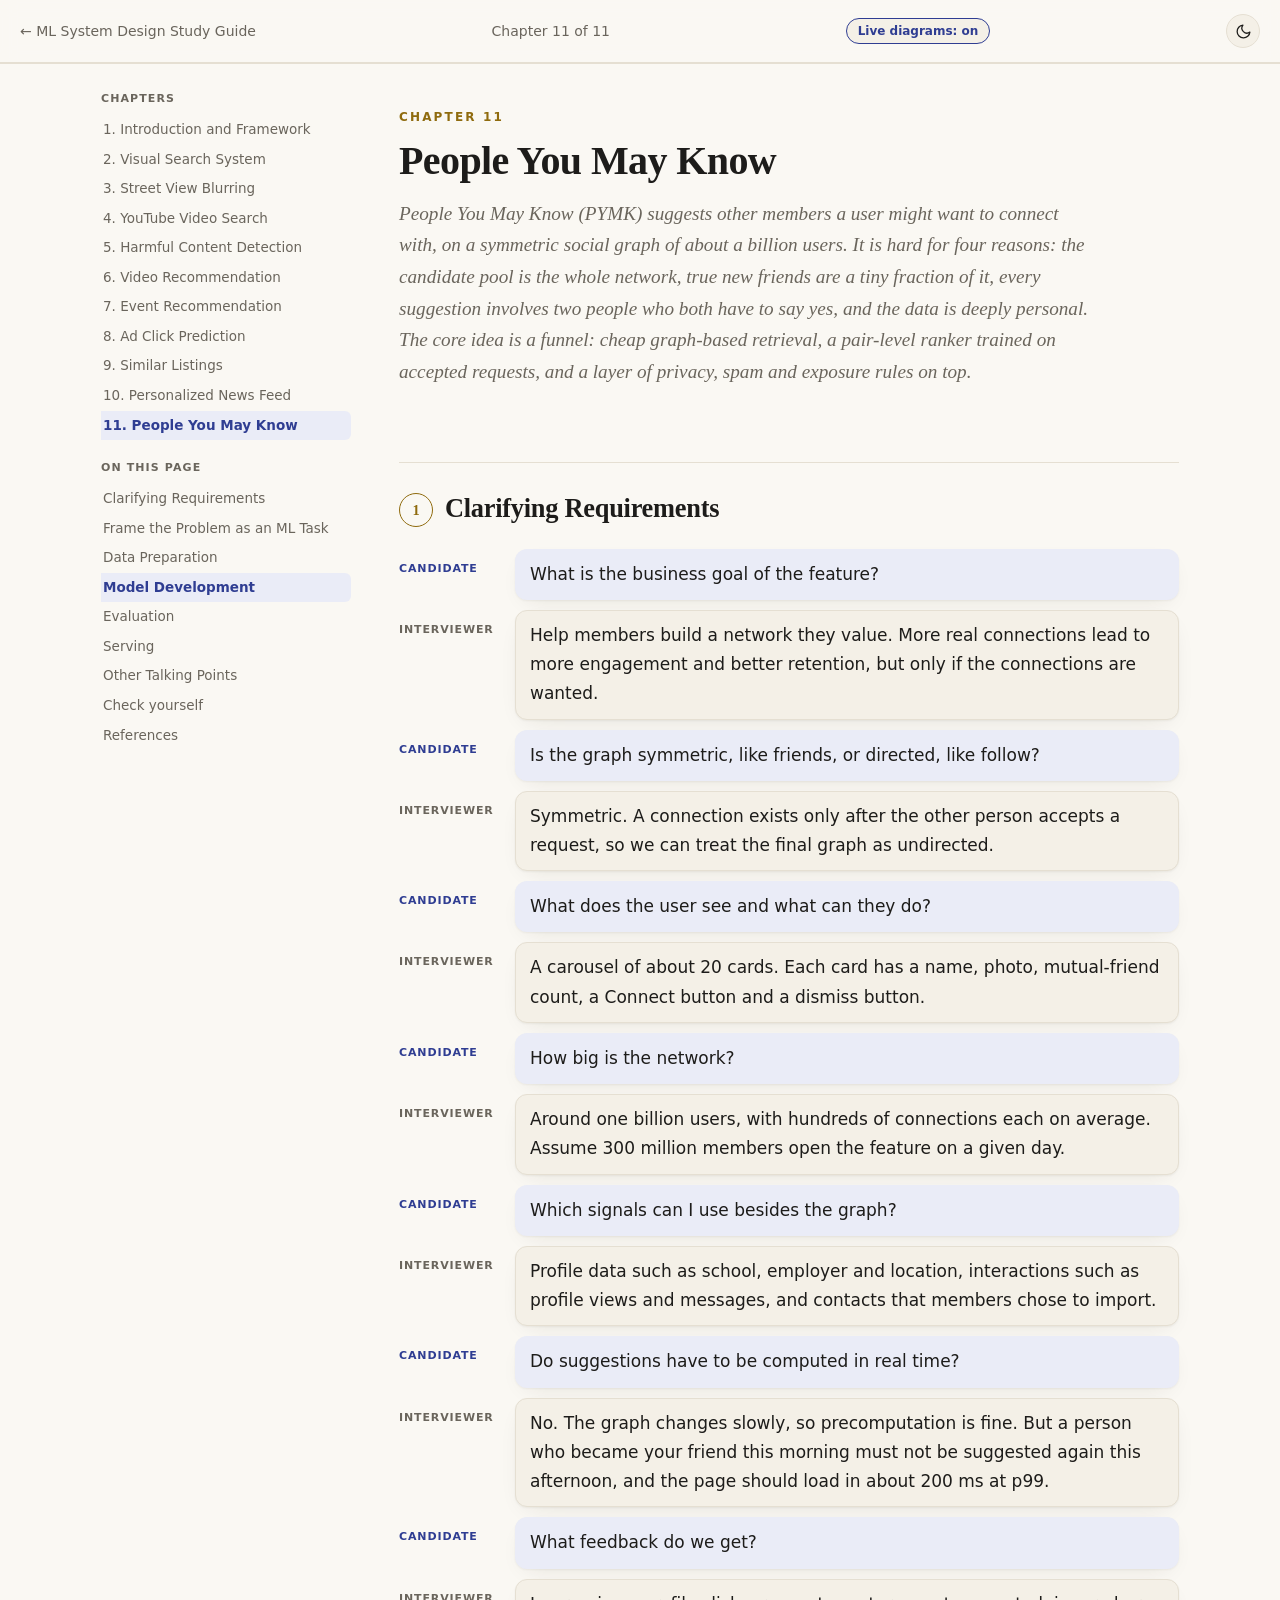
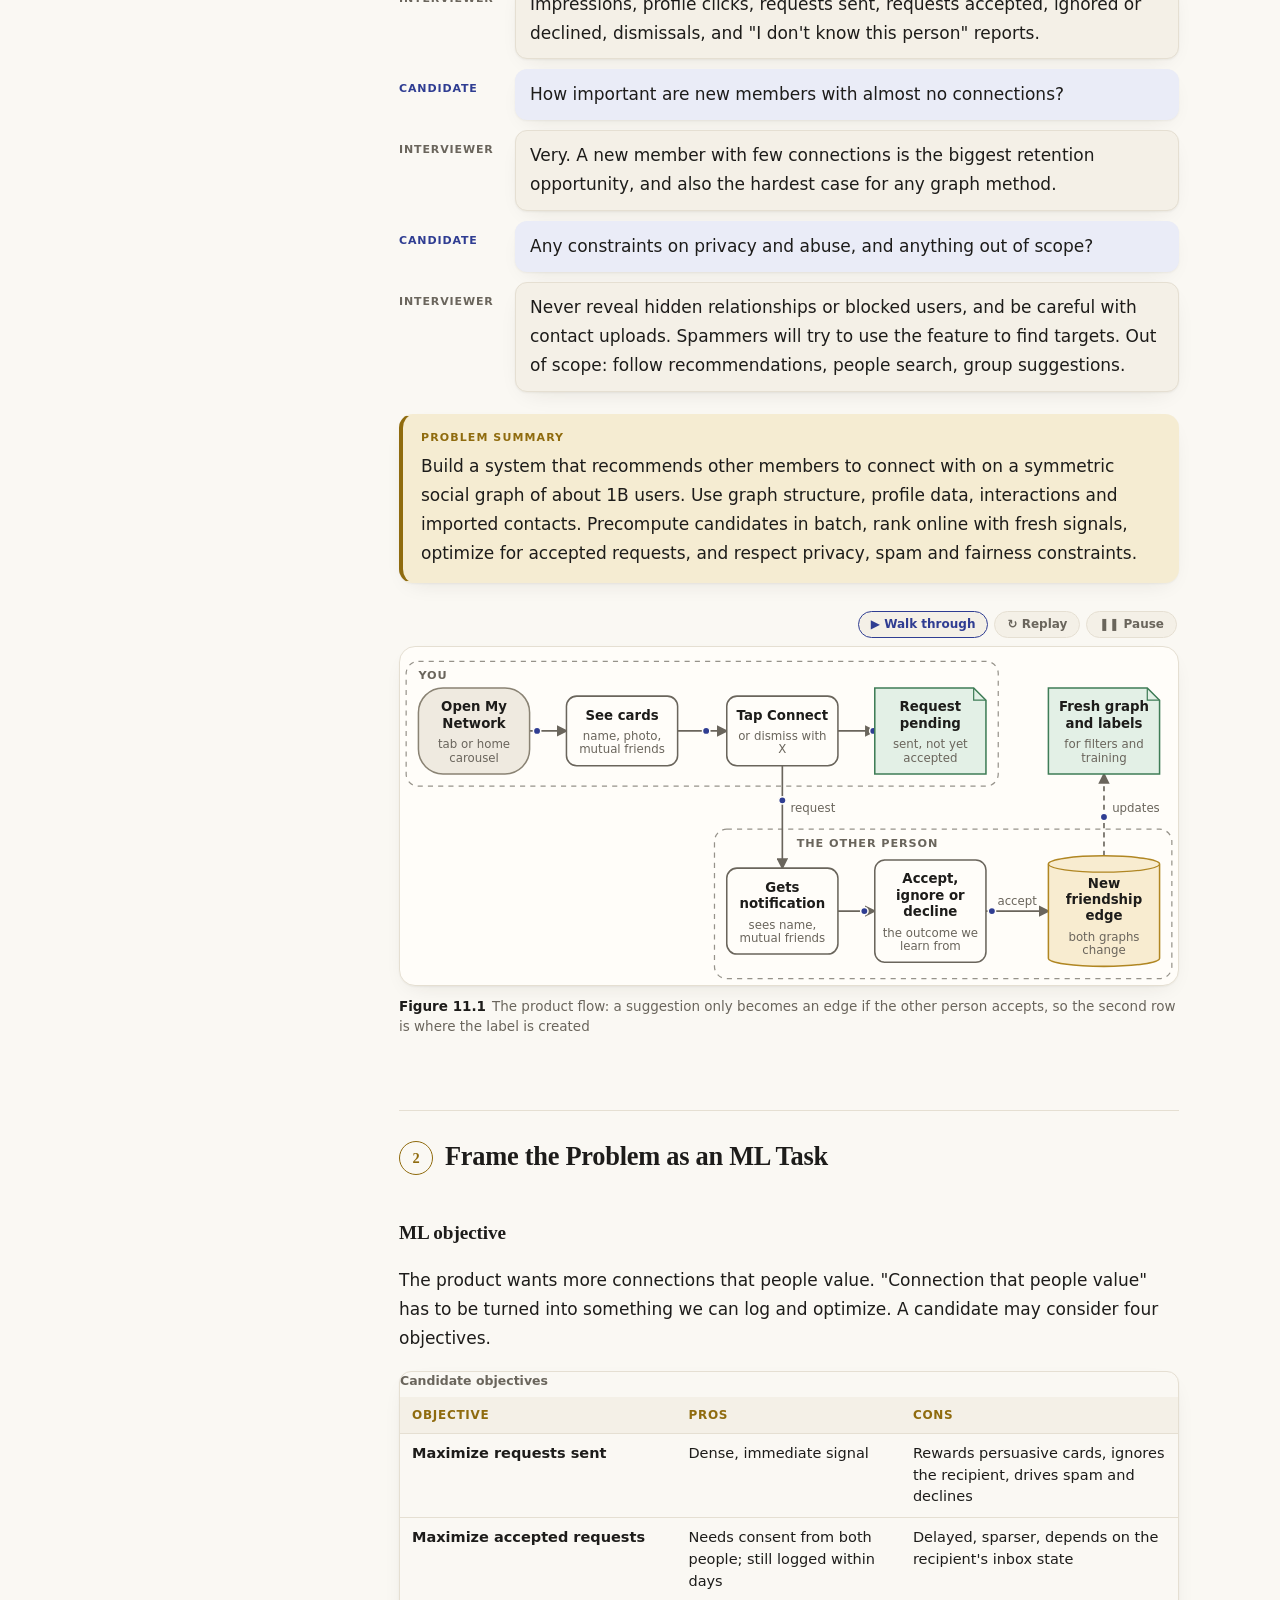
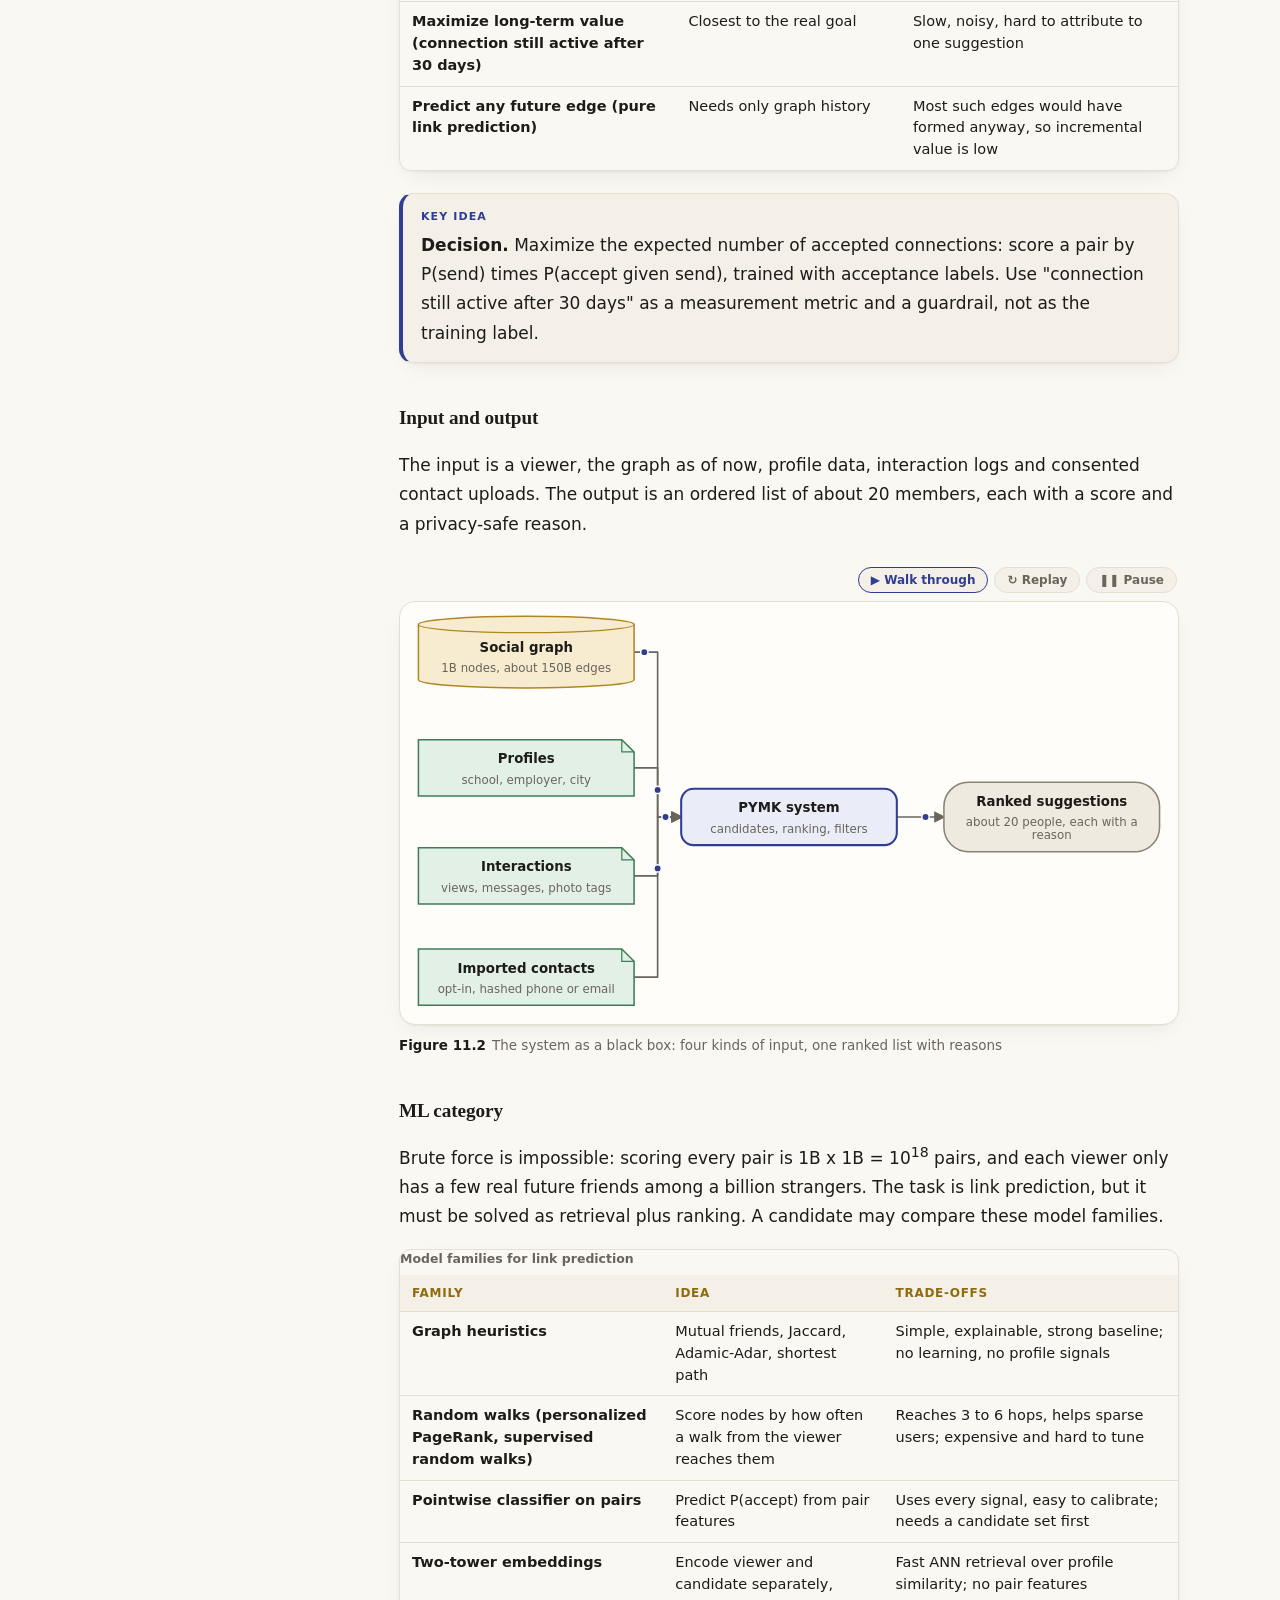
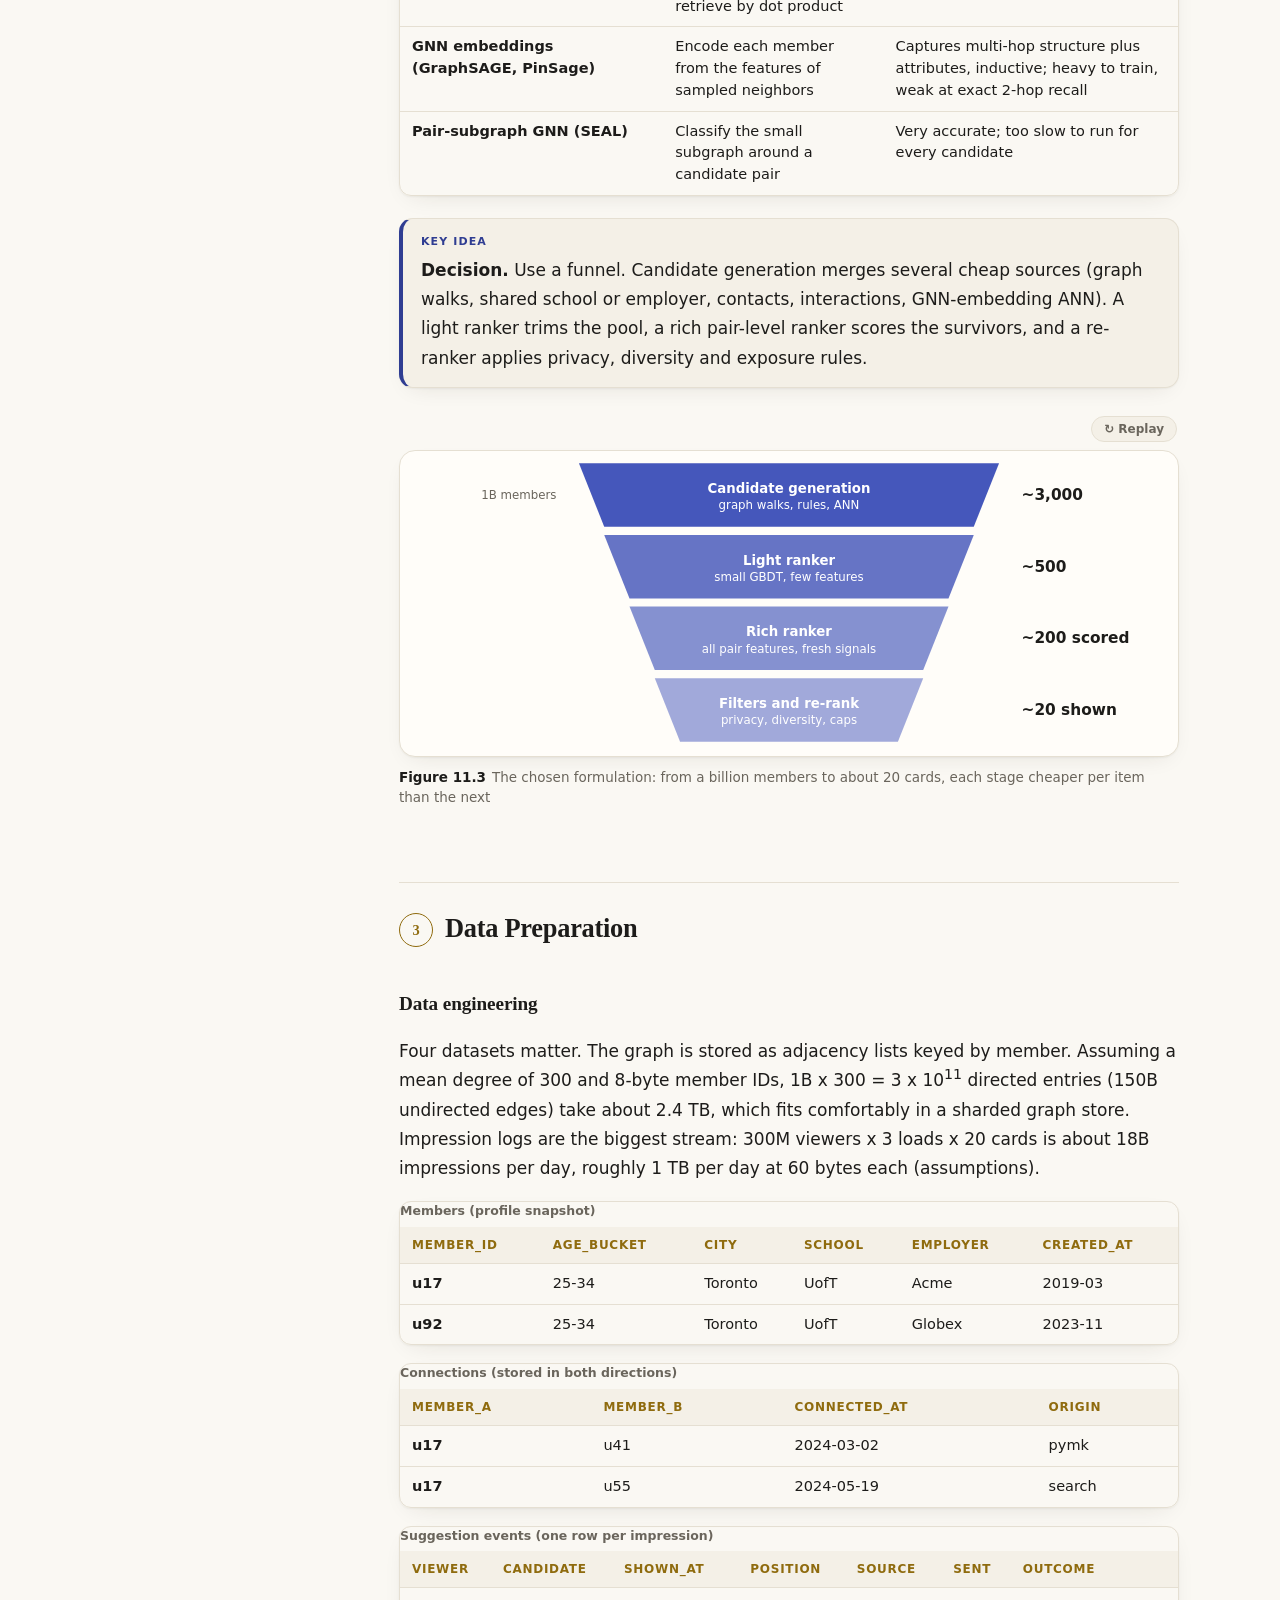
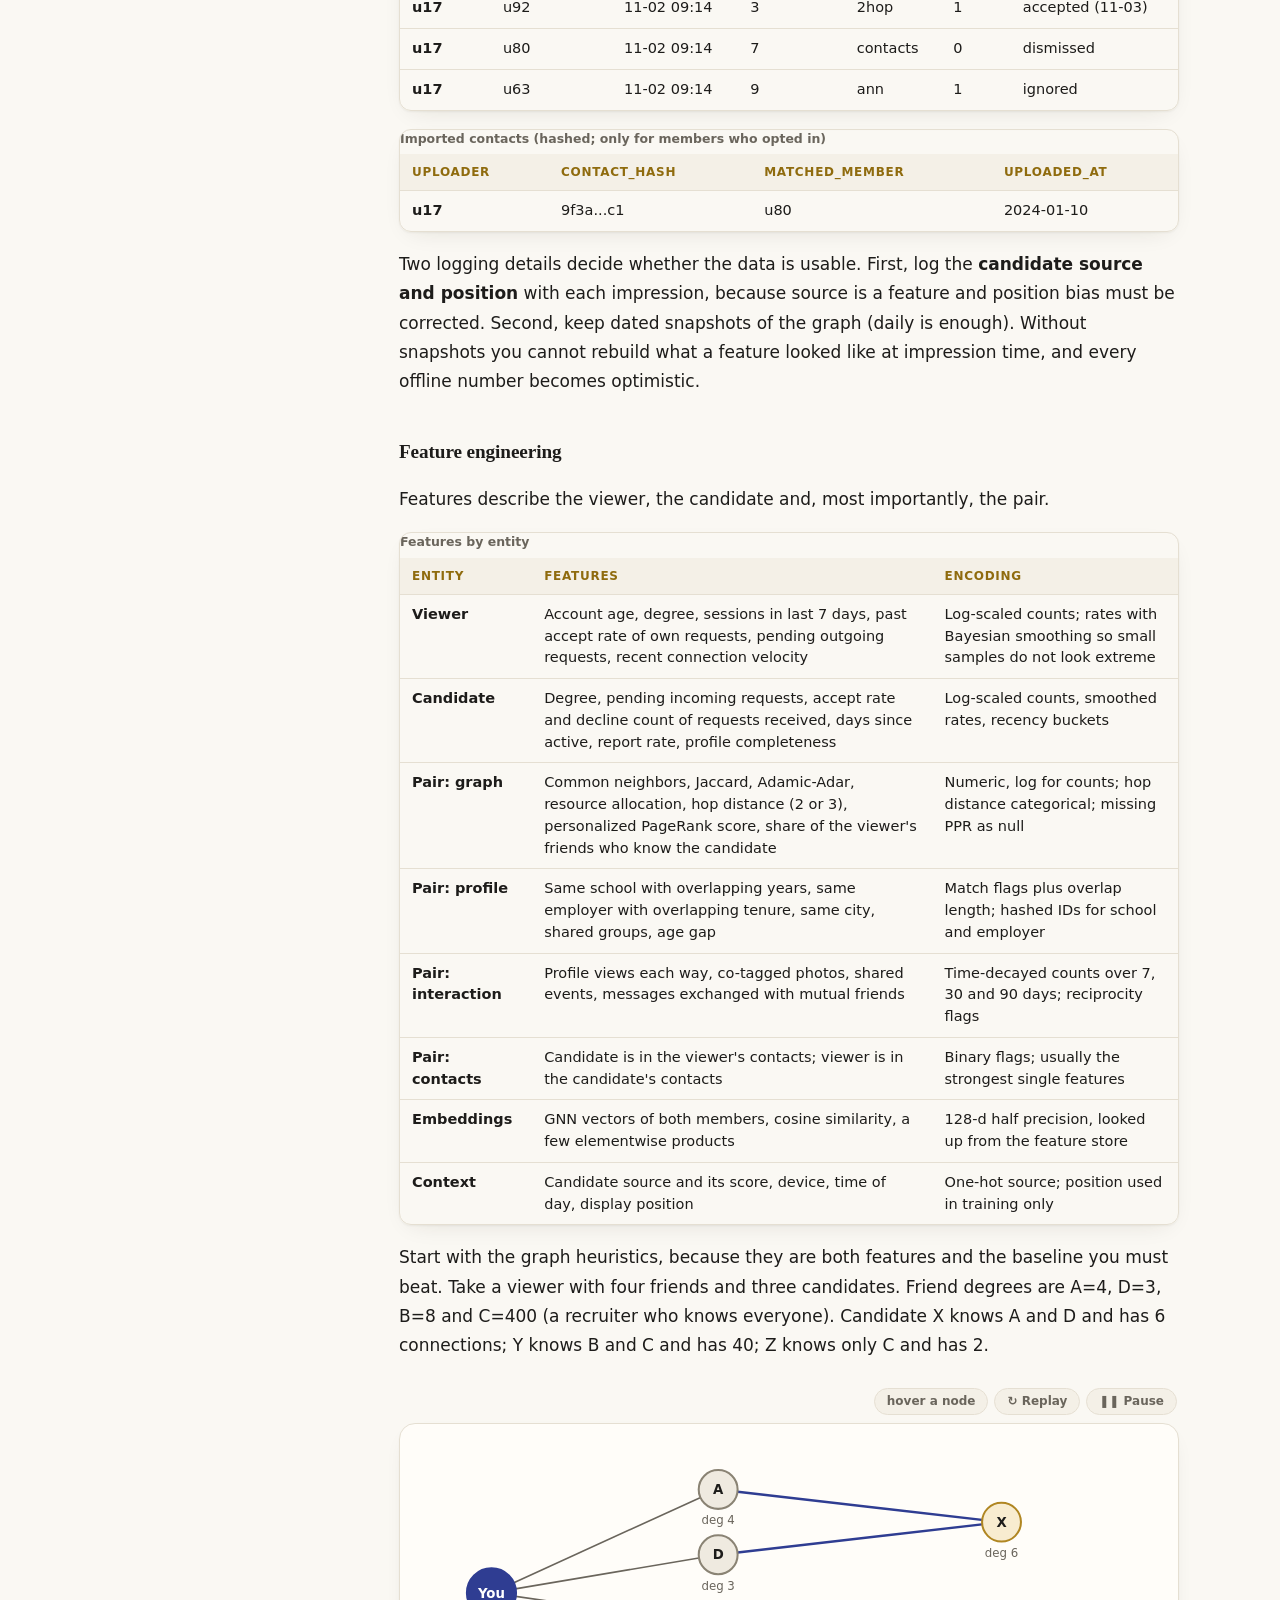
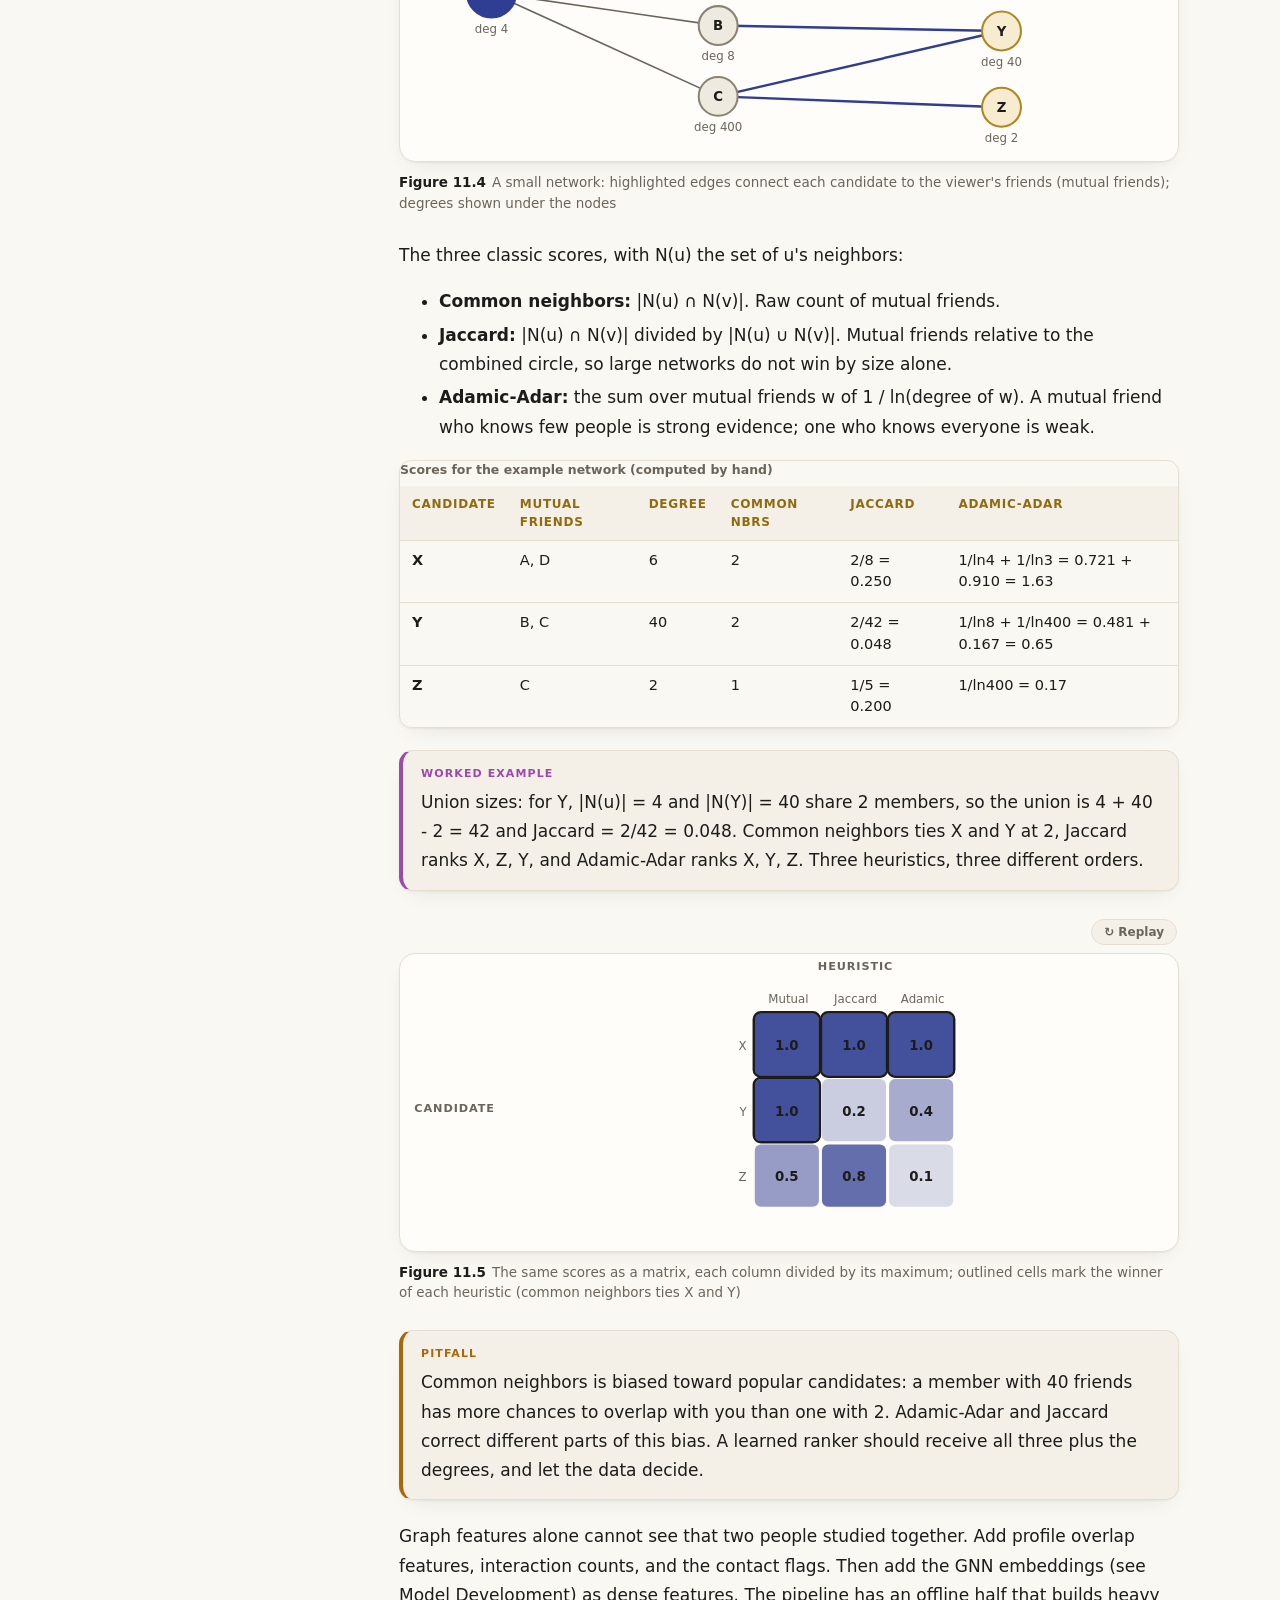
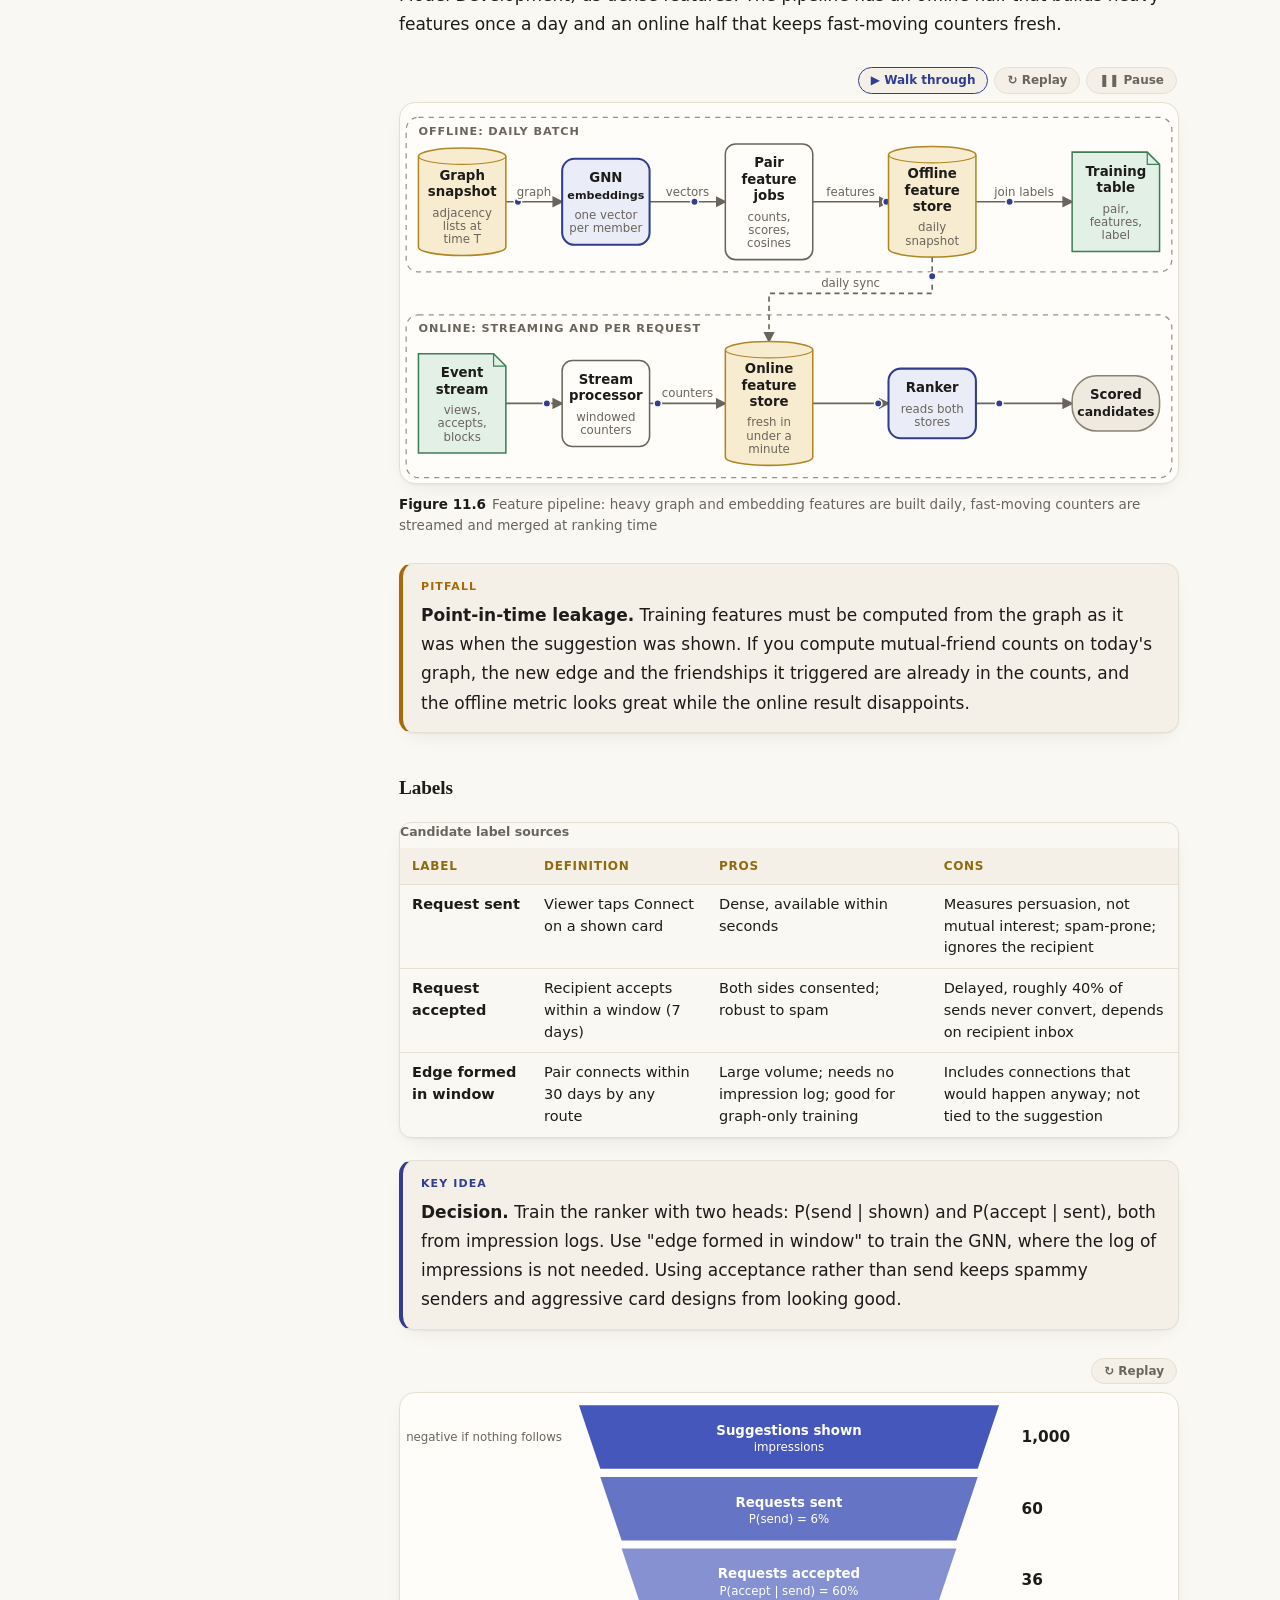
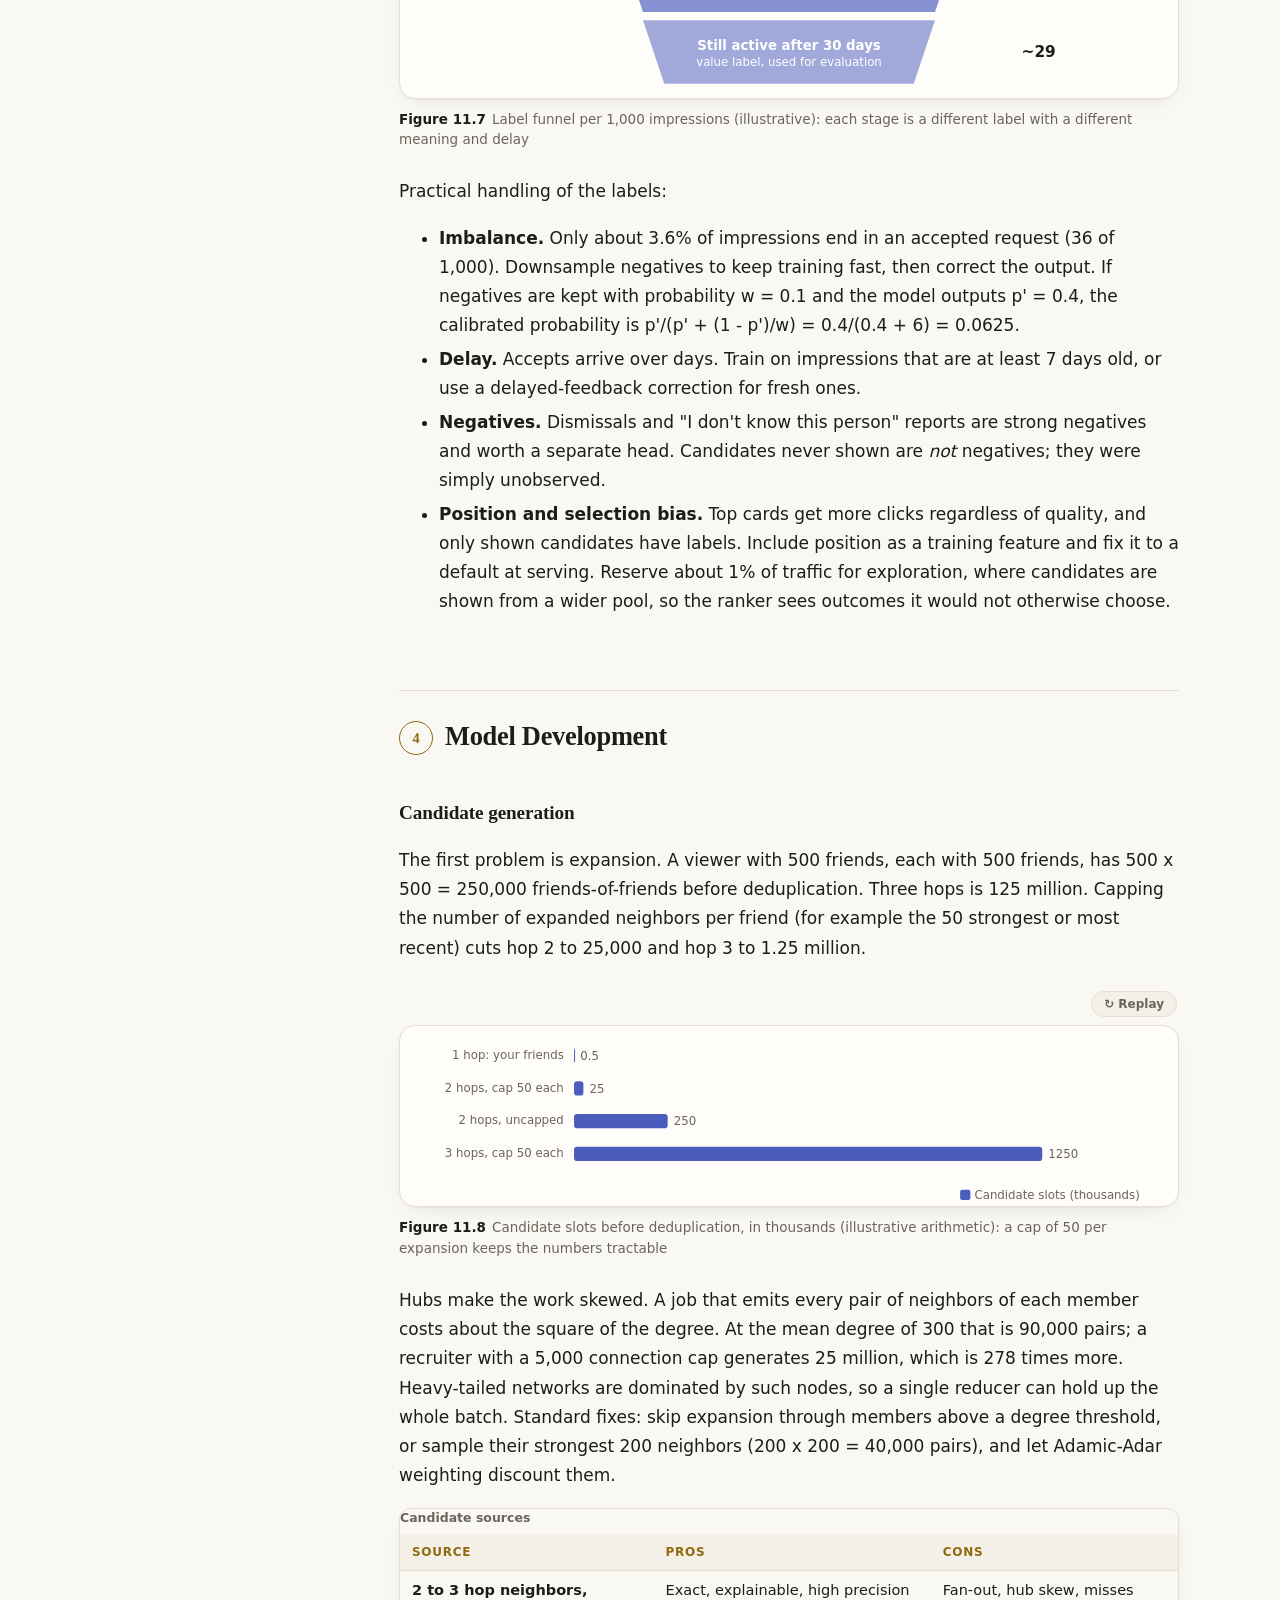
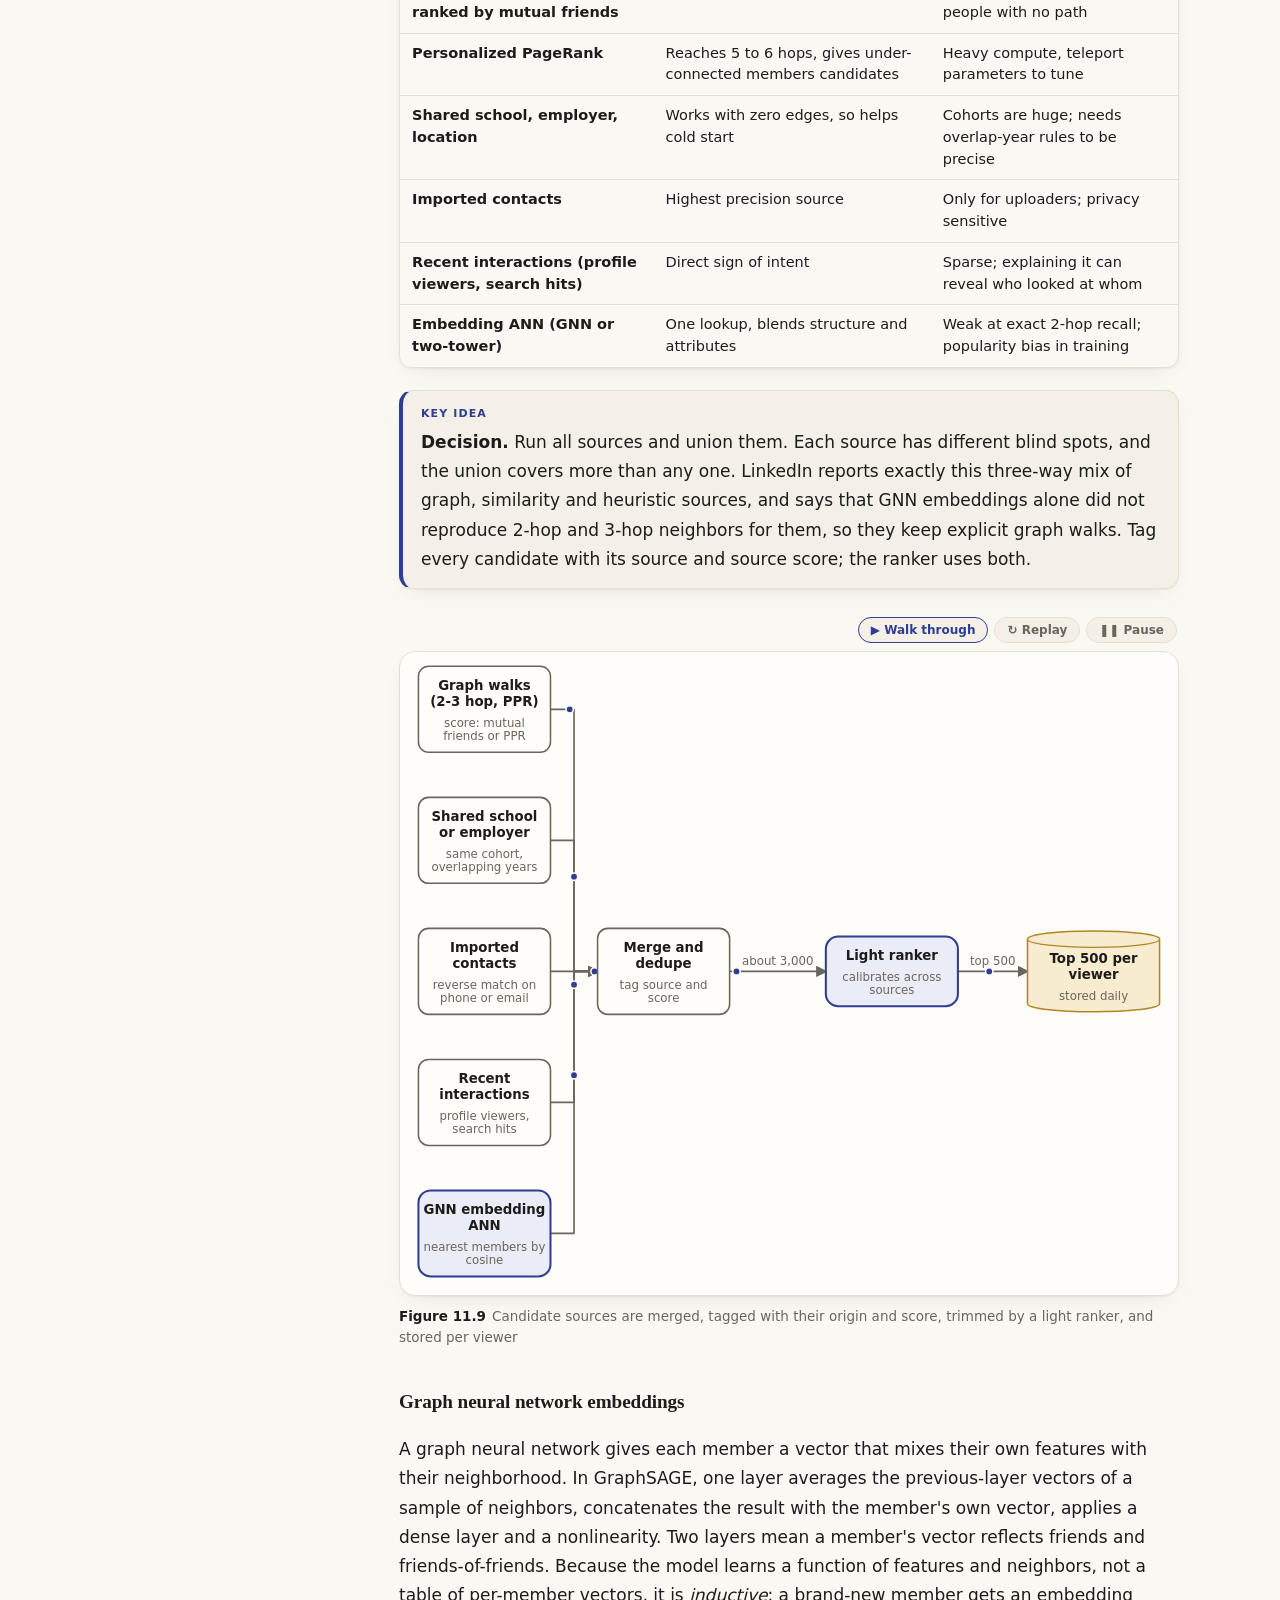
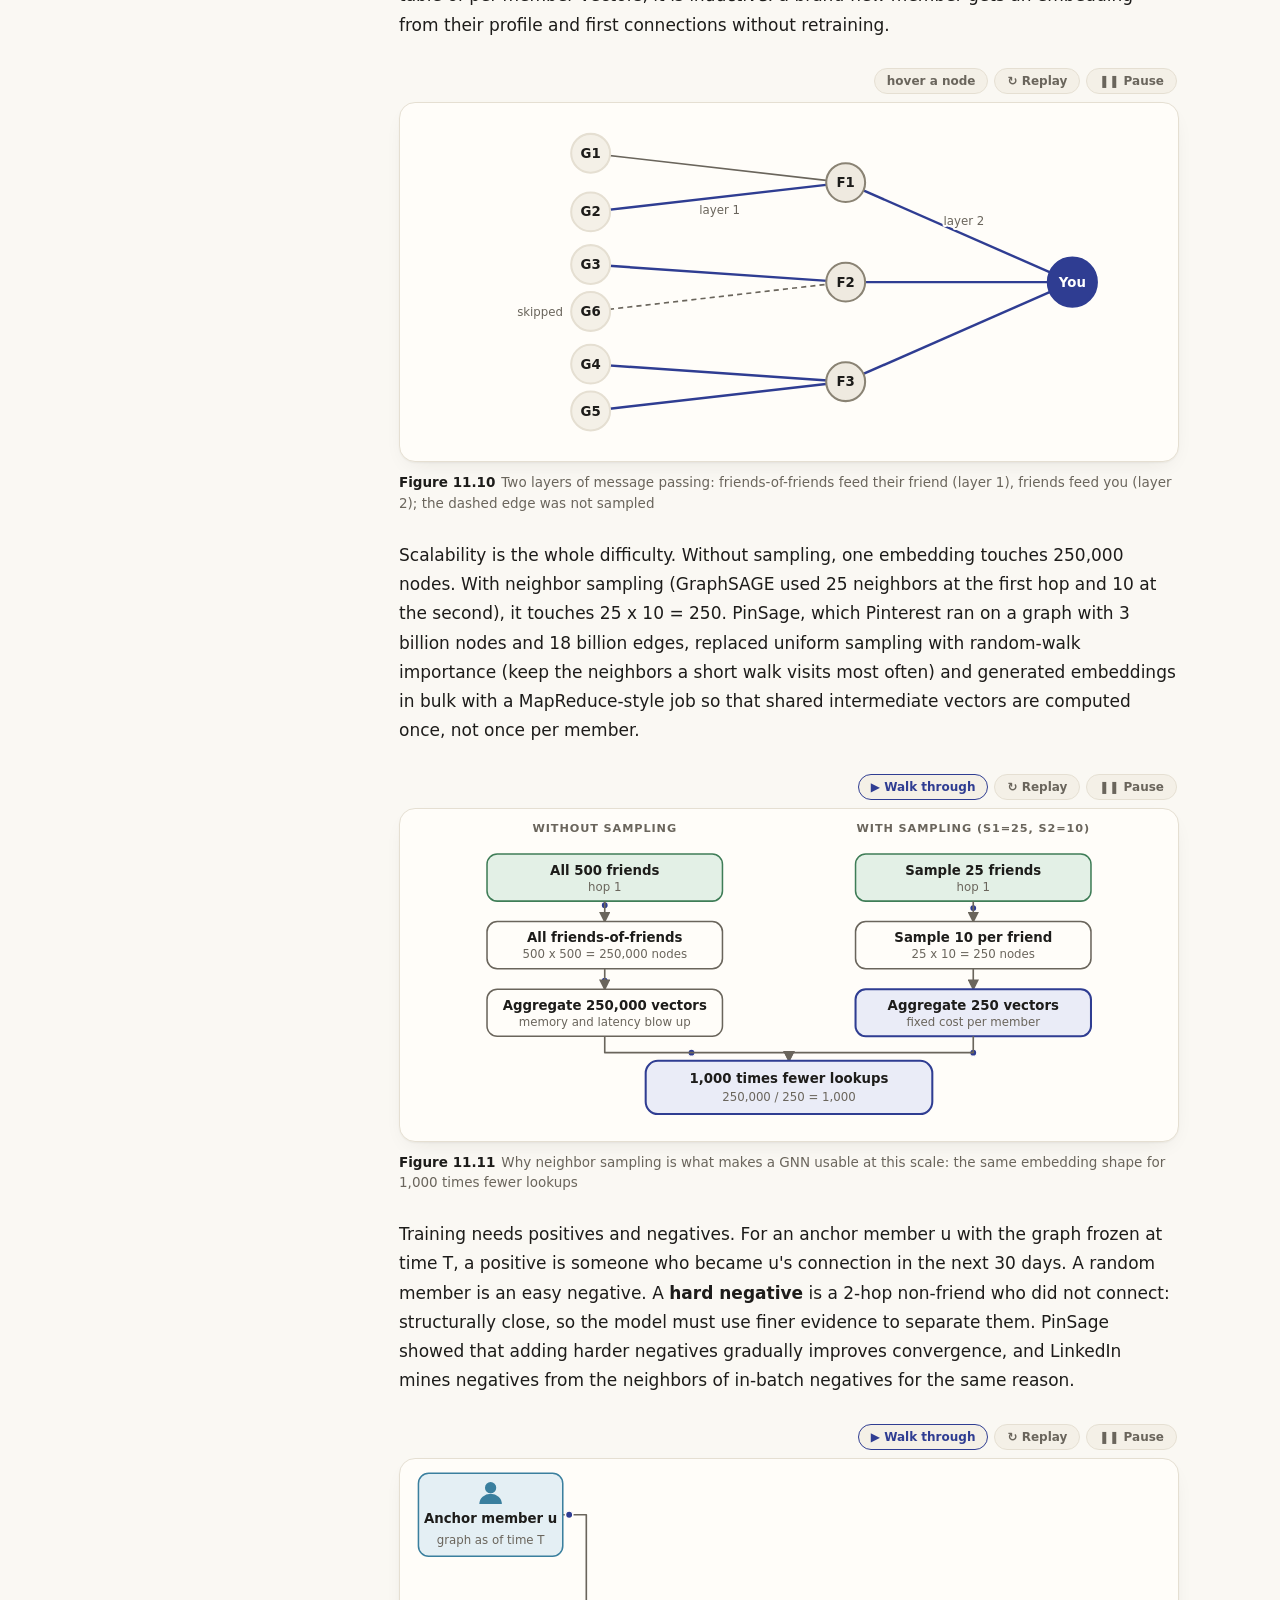
<file: mlsd/people-you-may-know.html>
<!doctype html>
<html lang="en">
<head>
<meta charset="utf-8">
<meta name="viewport" content="width=device-width,initial-scale=1">
<title>People You May Know</title>
<script>(function(){try{var t=localStorage.getItem("mlsd-theme");if(t!=="light"&&t!=="dark")t=window.matchMedia&&matchMedia("(prefers-color-scheme: dark)").matches?"dark":"light";document.documentElement.setAttribute("data-theme",t)}catch(e){}})()</script>
<link rel="stylesheet" href="assets/style.css">
</head>
<body data-slug="people-you-may-know">
<div class="topbar"><a href="index.html">&larr; ML System Design Study Guide</a><span style="color:var(--muted)">Chapter 11 of 11</span></div>
<div class="layout"><aside class="toc" id="toc"></aside>
<main>
<div class="kicker">Chapter 11</div>
<h1>People You May Know</h1>
<p class="lead">People You May Know (PYMK) suggests other members a user might want to connect with, on a symmetric social graph of about a billion users. It is hard for four reasons: the candidate pool is the whole network, true new friends are a tiny fraction of it, every suggestion involves two people who both have to say yes, and the data is deeply personal. The core idea is a funnel: cheap graph-based retrieval, a pair-level ranker trained on accepted requests, and a layer of privacy, spam and exposure rules on top.</p>

<h2>Clarifying Requirements</h2>
<div class="dlg">
<div class="turn c"><span>Candidate</span><p>What is the business goal of the feature?</p></div>
<div class="turn i"><span>Interviewer</span><p>Help members build a network they value. More real connections lead to more engagement and better retention, but only if the connections are wanted.</p></div>
<div class="turn c"><span>Candidate</span><p>Is the graph symmetric, like friends, or directed, like follow?</p></div>
<div class="turn i"><span>Interviewer</span><p>Symmetric. A connection exists only after the other person accepts a request, so we can treat the final graph as undirected.</p></div>
<div class="turn c"><span>Candidate</span><p>What does the user see and what can they do?</p></div>
<div class="turn i"><span>Interviewer</span><p>A carousel of about 20 cards. Each card has a name, photo, mutual-friend count, a Connect button and a dismiss button.</p></div>
<div class="turn c"><span>Candidate</span><p>How big is the network?</p></div>
<div class="turn i"><span>Interviewer</span><p>Around one billion users, with hundreds of connections each on average. Assume 300 million members open the feature on a given day.</p></div>
<div class="turn c"><span>Candidate</span><p>Which signals can I use besides the graph?</p></div>
<div class="turn i"><span>Interviewer</span><p>Profile data such as school, employer and location, interactions such as profile views and messages, and contacts that members chose to import.</p></div>
<div class="turn c"><span>Candidate</span><p>Do suggestions have to be computed in real time?</p></div>
<div class="turn i"><span>Interviewer</span><p>No. The graph changes slowly, so precomputation is fine. But a person who became your friend this morning must not be suggested again this afternoon, and the page should load in about 200 ms at p99.</p></div>
<div class="turn c"><span>Candidate</span><p>What feedback do we get?</p></div>
<div class="turn i"><span>Interviewer</span><p>Impressions, profile clicks, requests sent, requests accepted, ignored or declined, dismissals, and "I don't know this person" reports.</p></div>
<div class="turn c"><span>Candidate</span><p>How important are new members with almost no connections?</p></div>
<div class="turn i"><span>Interviewer</span><p>Very. A new member with few connections is the biggest retention opportunity, and also the hardest case for any graph method.</p></div>
<div class="turn c"><span>Candidate</span><p>Any constraints on privacy and abuse, and anything out of scope?</p></div>
<div class="turn i"><span>Interviewer</span><p>Never reveal hidden relationships or blocked users, and be careful with contact uploads. Spammers will try to use the feature to find targets. Out of scope: follow recommendations, people search, group suggestions.</p></div>
</div>
<div class="summary"><p>Build a system that recommends other members to connect with on a symmetric social graph of about 1B users. Use graph structure, profile data, interactions and imported contacts. Precompute candidates in batch, rank online with fresh signals, optimize for accepted requests, and respect privacy, spam and fairness constraints.</p></div>

<script type="application/json" class="dg" data-cap="The product flow: a suggestion only becomes an edge if the other person accepts, so the second row is where the label is created">
{"type":"graph","cols":5,"gapX":40,
 "groups":[{"t":"You","c0":0,"c1":3,"r0":0,"r1":0},{"t":"The other person","c0":2,"c1":4,"r0":1,"r1":1}],
 "nodes":[
  {"id":"open","t":"Open My Network","s":"tab or home carousel","c":0,"r":0,"k":"io"},
  {"id":"cards","t":"See cards","s":"name, photo, mutual friends","c":1,"r":0},
  {"id":"tap","t":"Tap Connect","s":"or dismiss with X","c":2,"r":0},
  {"id":"req","t":"Request pending","s":"sent, not yet accepted","c":3,"r":0,"k":"data"},
  {"id":"fresh","t":"Fresh graph and labels","s":"for filters and training","c":4,"r":0,"k":"data"},
  {"id":"note","t":"Gets notification","s":"sees name, mutual friends","c":2,"r":1},
  {"id":"dec","t":"Accept, ignore or decline","s":"the outcome we learn from","c":3,"r":1},
  {"id":"edge","t":"New friendship edge","s":"both graphs change","c":4,"r":1,"k":"store"}],
 "edges":[["open","cards"],["cards","tap"],["tap","req"],["tap","note","request"],["note","dec"],["dec","edge","accept"],["edge","fresh","updates",{"d":1}]]}
</script>

<h2>Frame the Problem as an ML Task</h2>
<h3>ML objective</h3>
<p>The product wants more connections that people value. "Connection that people value" has to be turned into something we can log and optimize. A candidate may consider four objectives.</p>
<table>
<caption>Candidate objectives</caption>
<tr><th>Objective</th><th>Pros</th><th>Cons</th></tr>
<tr><td>Maximize requests sent</td><td>Dense, immediate signal</td><td>Rewards persuasive cards, ignores the recipient, drives spam and declines</td></tr>
<tr><td>Maximize accepted requests</td><td>Needs consent from both people; still logged within days</td><td>Delayed, sparser, depends on the recipient's inbox state</td></tr>
<tr><td>Maximize long-term value (connection still active after 30 days)</td><td>Closest to the real goal</td><td>Slow, noisy, hard to attribute to one suggestion</td></tr>
<tr><td>Predict any future edge (pure link prediction)</td><td>Needs only graph history</td><td>Most such edges would have formed anyway, so incremental value is low</td></tr>
</table>
<div class="callout key"><p><b>Decision.</b> Maximize the expected number of accepted connections: score a pair by P(send) times P(accept given send), trained with acceptance labels. Use "connection still active after 30 days" as a measurement metric and a guardrail, not as the training label.</p></div>
<h3>Input and output</h3>
<p>The input is a viewer, the graph as of now, profile data, interaction logs and consented contact uploads. The output is an ordered list of about 20 members, each with a score and a privacy-safe reason.</p>
<script type="application/json" class="dg" data-cap="The system as a black box: four kinds of input, one ranked list with reasons">
{"type":"graph","cols":3,
 "nodes":[
  {"id":"g","t":"Social graph","s":"1B nodes, about 150B edges","c":0,"r":0,"k":"store"},
  {"id":"p","t":"Profiles","s":"school, employer, city","c":0,"r":1,"k":"data"},
  {"id":"i","t":"Interactions","s":"views, messages, photo tags","c":0,"r":2,"k":"data"},
  {"id":"c","t":"Imported contacts","s":"opt-in, hashed phone or email","c":0,"r":3,"k":"data"},
  {"id":"sys","t":"PYMK system","s":"candidates, ranking, filters","c":1,"r":1,"k":"model","dy":48},
  {"id":"out","t":"Ranked suggestions","s":"about 20 people, each with a reason","c":2,"r":1,"k":"io","dy":48}],
 "edges":[["g","sys"],["p","sys"],["i","sys"],["c","sys"],["sys","out"]]}
</script>
<h3>ML category</h3>
<p>Brute force is impossible: scoring every pair is 1B x 1B = 10<sup>18</sup> pairs, and each viewer only has a few real future friends among a billion strangers. The task is link prediction, but it must be solved as retrieval plus ranking. A candidate may compare these model families.</p>
<table>
<caption>Model families for link prediction</caption>
<tr><th>Family</th><th>Idea</th><th>Trade-offs</th></tr>
<tr><td>Graph heuristics</td><td>Mutual friends, Jaccard, Adamic-Adar, shortest path</td><td>Simple, explainable, strong baseline; no learning, no profile signals</td></tr>
<tr><td>Random walks (personalized PageRank, supervised random walks)</td><td>Score nodes by how often a walk from the viewer reaches them</td><td>Reaches 3 to 6 hops, helps sparse users; expensive and hard to tune</td></tr>
<tr><td>Pointwise classifier on pairs</td><td>Predict P(accept) from pair features</td><td>Uses every signal, easy to calibrate; needs a candidate set first</td></tr>
<tr><td>Two-tower embeddings</td><td>Encode viewer and candidate separately, retrieve by dot product</td><td>Fast ANN retrieval over profile similarity; no pair features</td></tr>
<tr><td>GNN embeddings (GraphSAGE, PinSage)</td><td>Encode each member from the features of sampled neighbors</td><td>Captures multi-hop structure plus attributes, inductive; heavy to train, weak at exact 2-hop recall</td></tr>
<tr><td>Pair-subgraph GNN (SEAL)</td><td>Classify the small subgraph around a candidate pair</td><td>Very accurate; too slow to run for every candidate</td></tr>
</table>
<div class="callout key"><p><b>Decision.</b> Use a funnel. Candidate generation merges several cheap sources (graph walks, shared school or employer, contacts, interactions, GNN-embedding ANN). A light ranker trims the pool, a rich pair-level ranker scores the survivors, and a re-ranker applies privacy, diversity and exposure rules.</p></div>
<script type="application/json" class="dg" data-cap="The chosen formulation: from a billion members to about 20 cards, each stage cheaper per item than the next">
{"type":"funnel","stages":[
 {"t":"Candidate generation","s":"graph walks, rules, ANN","n":"~3,000","m":"1B members"},
 {"t":"Light ranker","s":"small GBDT, few features","n":"~500"},
 {"t":"Rich ranker","s":"all pair features, fresh signals","n":"~200 scored"},
 {"t":"Filters and re-rank","s":"privacy, diversity, caps","n":"~20 shown"}]}
</script>

<h2>Data Preparation</h2>
<h3>Data engineering</h3>
<p>Four datasets matter. The graph is stored as adjacency lists keyed by member. Assuming a mean degree of 300 and 8-byte member IDs, 1B x 300 = 3 x 10<sup>11</sup> directed entries (150B undirected edges) take about 2.4 TB, which fits comfortably in a sharded graph store. Impression logs are the biggest stream: 300M viewers x 3 loads x 20 cards is about 18B impressions per day, roughly 1 TB per day at 60 bytes each (assumptions).</p>
<table>
<caption>Members (profile snapshot)</caption>
<tr><th>member_id</th><th>age_bucket</th><th>city</th><th>school</th><th>employer</th><th>created_at</th></tr>
<tr><td>u17</td><td>25-34</td><td>Toronto</td><td>UofT</td><td>Acme</td><td>2019-03</td></tr>
<tr><td>u92</td><td>25-34</td><td>Toronto</td><td>UofT</td><td>Globex</td><td>2023-11</td></tr>
</table>
<table>
<caption>Connections (stored in both directions)</caption>
<tr><th>member_a</th><th>member_b</th><th>connected_at</th><th>origin</th></tr>
<tr><td>u17</td><td>u41</td><td>2024-03-02</td><td>pymk</td></tr>
<tr><td>u17</td><td>u55</td><td>2024-05-19</td><td>search</td></tr>
</table>
<table>
<caption>Suggestion events (one row per impression)</caption>
<tr><th>viewer</th><th>candidate</th><th>shown_at</th><th>position</th><th>source</th><th>sent</th><th>outcome</th></tr>
<tr><td>u17</td><td>u92</td><td>11-02 09:14</td><td>3</td><td>2hop</td><td>1</td><td>accepted (11-03)</td></tr>
<tr><td>u17</td><td>u80</td><td>11-02 09:14</td><td>7</td><td>contacts</td><td>0</td><td>dismissed</td></tr>
<tr><td>u17</td><td>u63</td><td>11-02 09:14</td><td>9</td><td>ann</td><td>1</td><td>ignored</td></tr>
</table>
<table>
<caption>Imported contacts (hashed; only for members who opted in)</caption>
<tr><th>uploader</th><th>contact_hash</th><th>matched_member</th><th>uploaded_at</th></tr>
<tr><td>u17</td><td>9f3a...c1</td><td>u80</td><td>2024-01-10</td></tr>
</table>
<p>Two logging details decide whether the data is usable. First, log the <b>candidate source and position</b> with each impression, because source is a feature and position bias must be corrected. Second, keep dated snapshots of the graph (daily is enough). Without snapshots you cannot rebuild what a feature looked like at impression time, and every offline number becomes optimistic.</p>

<h3>Feature engineering</h3>
<p>Features describe the viewer, the candidate and, most importantly, the pair.</p>
<table>
<caption>Features by entity</caption>
<tr><th>Entity</th><th>Features</th><th>Encoding</th></tr>
<tr><td>Viewer</td><td>Account age, degree, sessions in last 7 days, past accept rate of own requests, pending outgoing requests, recent connection velocity</td><td>Log-scaled counts; rates with Bayesian smoothing so small samples do not look extreme</td></tr>
<tr><td>Candidate</td><td>Degree, pending incoming requests, accept rate and decline count of requests received, days since active, report rate, profile completeness</td><td>Log-scaled counts, smoothed rates, recency buckets</td></tr>
<tr><td>Pair: graph</td><td>Common neighbors, Jaccard, Adamic-Adar, resource allocation, hop distance (2 or 3), personalized PageRank score, share of the viewer's friends who know the candidate</td><td>Numeric, log for counts; hop distance categorical; missing PPR as null</td></tr>
<tr><td>Pair: profile</td><td>Same school with overlapping years, same employer with overlapping tenure, same city, shared groups, age gap</td><td>Match flags plus overlap length; hashed IDs for school and employer</td></tr>
<tr><td>Pair: interaction</td><td>Profile views each way, co-tagged photos, shared events, messages exchanged with mutual friends</td><td>Time-decayed counts over 7, 30 and 90 days; reciprocity flags</td></tr>
<tr><td>Pair: contacts</td><td>Candidate is in the viewer's contacts; viewer is in the candidate's contacts</td><td>Binary flags; usually the strongest single features</td></tr>
<tr><td>Embeddings</td><td>GNN vectors of both members, cosine similarity, a few elementwise products</td><td>128-d half precision, looked up from the feature store</td></tr>
<tr><td>Context</td><td>Candidate source and its score, device, time of day, display position</td><td>One-hot source; position used in training only</td></tr>
</table>
<p>Start with the graph heuristics, because they are both features and the baseline you must beat. Take a viewer with four friends and three candidates. Friend degrees are A=4, D=3, B=8 and C=400 (a recruiter who knows everyone). Candidate X knows A and D and has 6 connections; Y knows B and C and has 40; Z knows only C and has 2.</p>
<script type="application/json" class="dg" data-cap="A small network: highlighted edges connect each candidate to the viewer's friends (mutual friends); degrees shown under the nodes">
{"type":"net","h":330,"nodes":[
 {"id":"u","t":"You","x":8,"y":50,"k":"me","s":"deg 4"},
 {"id":"a","t":"A","x":40,"y":12,"k":"fr","s":"deg 4"},
 {"id":"d","t":"D","x":40,"y":36,"k":"fr","s":"deg 3"},
 {"id":"b","t":"B","x":40,"y":62,"k":"fr","s":"deg 8"},
 {"id":"c","t":"C","x":40,"y":88,"k":"fr","s":"deg 400"},
 {"id":"x","t":"X","x":80,"y":24,"k":"cand","s":"deg 6"},
 {"id":"y","t":"Y","x":80,"y":64,"k":"cand","s":"deg 40"},
 {"id":"z","t":"Z","x":80,"y":92,"k":"cand","s":"deg 2"}],
 "edges":[["u","a"],["u","d"],["u","b"],["u","c"],["a","x",{"hl":1}],["d","x",{"hl":1}],["b","y",{"hl":1}],["c","y",{"hl":1}],["c","z",{"hl":1}]]}
</script>
<p>The three classic scores, with N(u) the set of u's neighbors:</p>
<ul>
<li><b>Common neighbors:</b> |N(u) &cap; N(v)|. Raw count of mutual friends.</li>
<li><b>Jaccard:</b> |N(u) &cap; N(v)| divided by |N(u) &cup; N(v)|. Mutual friends relative to the combined circle, so large networks do not win by size alone.</li>
<li><b>Adamic-Adar:</b> the sum over mutual friends w of 1 / ln(degree of w). A mutual friend who knows few people is strong evidence; one who knows everyone is weak.</li>
</ul>
<table>
<caption>Scores for the example network (computed by hand)</caption>
<tr><th>Candidate</th><th>Mutual friends</th><th>Degree</th><th>Common nbrs</th><th>Jaccard</th><th>Adamic-Adar</th></tr>
<tr><td>X</td><td>A, D</td><td>6</td><td>2</td><td>2/8 = 0.250</td><td>1/ln4 + 1/ln3 = 0.721 + 0.910 = 1.63</td></tr>
<tr><td>Y</td><td>B, C</td><td>40</td><td>2</td><td>2/42 = 0.048</td><td>1/ln8 + 1/ln400 = 0.481 + 0.167 = 0.65</td></tr>
<tr><td>Z</td><td>C</td><td>2</td><td>1</td><td>1/5 = 0.200</td><td>1/ln400 = 0.17</td></tr>
</table>
<div class="callout math"><p>Union sizes: for Y, |N(u)| = 4 and |N(Y)| = 40 share 2 members, so the union is 4 + 40 - 2 = 42 and Jaccard = 2/42 = 0.048. Common neighbors ties X and Y at 2, Jaccard ranks X, Z, Y, and Adamic-Adar ranks X, Y, Z. Three heuristics, three different orders.</p></div>
<script type="application/json" class="dg" data-cap="The same scores as a matrix, each column divided by its maximum; outlined cells mark the winner of each heuristic (common neighbors ties X and Y)">
{"type":"matrix","rl":"Candidate","cl":"Heuristic","rows":["X","Y","Z"],"cols":["Mutual","Jaccard","Adamic"],
 "v":[[1,1,1],[1,0.19,0.4],[0.5,0.8,0.1]],"hl":[[0,0],[1,0],[0,1],[0,2]]}
</script>
<div class="callout warn"><p>Common neighbors is biased toward popular candidates: a member with 40 friends has more chances to overlap with you than one with 2. Adamic-Adar and Jaccard correct different parts of this bias. A learned ranker should receive all three plus the degrees, and let the data decide.</p></div>
<p>Graph features alone cannot see that two people studied together. Add profile overlap features, interaction counts, and the contact flags. Then add the GNN embeddings (see Model Development) as dense features. The pipeline has an offline half that builds heavy features once a day and an online half that keeps fast-moving counters fresh.</p>
<script type="application/json" class="dg" data-cap="Feature pipeline: heavy graph and embedding features are built daily, fast-moving counters are streamed and merged at ranking time">
{"type":"graph","cols":5,"gapX":40,
 "groups":[{"t":"Offline: daily batch","c0":0,"c1":4,"r0":0,"r1":0},{"t":"Online: streaming and per request","c0":0,"c1":4,"r0":1,"r1":1}],
 "nodes":[
  {"id":"snap","t":"Graph snapshot","s":"adjacency lists at time T","c":0,"r":0,"k":"store"},
  {"id":"gnn","t":"GNN embeddings","s":"one vector per member","c":1,"r":0,"k":"model"},
  {"id":"pf","t":"Pair feature jobs","s":"counts, scores, cosines","c":2,"r":0},
  {"id":"off","t":"Offline feature store","s":"daily snapshot","c":3,"r":0,"k":"store"},
  {"id":"tt","t":"Training table","s":"pair, features, label","c":4,"r":0,"k":"data"},
  {"id":"ev","t":"Event stream","s":"views, accepts, blocks","c":0,"r":1,"k":"data"},
  {"id":"sp","t":"Stream processor","s":"windowed counters","c":1,"r":1},
  {"id":"on","t":"Online feature store","s":"fresh in under a minute","c":2,"r":1,"k":"store"},
  {"id":"rk","t":"Ranker","s":"reads both stores","c":3,"r":1,"k":"model"},
  {"id":"rs","t":"Scored candidates","c":4,"r":1,"k":"io"}],
 "edges":[["snap","gnn","graph"],["gnn","pf","vectors"],["pf","off","features"],["off","tt","join labels"],["ev","sp"],["sp","on","counters"],["off","on","daily sync",{"sa":"b","sb":"t","d":1}],["on","rk"],["rk","rs"]]}
</script>
<div class="callout warn"><p><b>Point-in-time leakage.</b> Training features must be computed from the graph as it was when the suggestion was shown. If you compute mutual-friend counts on today's graph, the new edge and the friendships it triggered are already in the counts, and the offline metric looks great while the online result disappoints.</p></div>

<h3>Labels</h3>
<table>
<caption>Candidate label sources</caption>
<tr><th>Label</th><th>Definition</th><th>Pros</th><th>Cons</th></tr>
<tr><td>Request sent</td><td>Viewer taps Connect on a shown card</td><td>Dense, available within seconds</td><td>Measures persuasion, not mutual interest; spam-prone; ignores the recipient</td></tr>
<tr><td>Request accepted</td><td>Recipient accepts within a window (7 days)</td><td>Both sides consented; robust to spam</td><td>Delayed, roughly 40% of sends never convert, depends on recipient inbox</td></tr>
<tr><td>Edge formed in window</td><td>Pair connects within 30 days by any route</td><td>Large volume; needs no impression log; good for graph-only training</td><td>Includes connections that would happen anyway; not tied to the suggestion</td></tr>
</table>
<div class="callout key"><p><b>Decision.</b> Train the ranker with two heads: P(send | shown) and P(accept | sent), both from impression logs. Use "edge formed in window" to train the GNN, where the log of impressions is not needed. Using acceptance rather than send keeps spammy senders and aggressive card designs from looking good.</p></div>
<script type="application/json" class="dg" data-cap="Label funnel per 1,000 impressions (illustrative): each stage is a different label with a different meaning and delay">
{"type":"funnel","stages":[
 {"t":"Suggestions shown","s":"impressions","n":"1,000","m":"negative if nothing follows"},
 {"t":"Requests sent","s":"P(send) = 6%","n":"60"},
 {"t":"Requests accepted","s":"P(accept | send) = 60%","n":"36"},
 {"t":"Still active after 30 days","s":"value label, used for evaluation","n":"~29"}]}
</script>
<p>Practical handling of the labels:</p>
<ul>
<li><b>Imbalance.</b> Only about 3.6% of impressions end in an accepted request (36 of 1,000). Downsample negatives to keep training fast, then correct the output. If negatives are kept with probability w = 0.1 and the model outputs p' = 0.4, the calibrated probability is p'/(p' + (1 - p')/w) = 0.4/(0.4 + 6) = 0.0625.</li>
<li><b>Delay.</b> Accepts arrive over days. Train on impressions that are at least 7 days old, or use a delayed-feedback correction for fresh ones.</li>
<li><b>Negatives.</b> Dismissals and "I don't know this person" reports are strong negatives and worth a separate head. Candidates never shown are <i>not</i> negatives; they were simply unobserved.</li>
<li><b>Position and selection bias.</b> Top cards get more clicks regardless of quality, and only shown candidates have labels. Include position as a training feature and fix it to a default at serving. Reserve about 1% of traffic for exploration, where candidates are shown from a wider pool, so the ranker sees outcomes it would not otherwise choose.</li>
</ul>

<h2>Model Development</h2>
<h3>Candidate generation</h3>
<p>The first problem is expansion. A viewer with 500 friends, each with 500 friends, has 500 x 500 = 250,000 friends-of-friends before deduplication. Three hops is 125 million. Capping the number of expanded neighbors per friend (for example the 50 strongest or most recent) cuts hop 2 to 25,000 and hop 3 to 1.25 million.</p>
<script type="application/json" class="dg" data-cap="Candidate slots before deduplication, in thousands (illustrative arithmetic): a cap of 50 per expansion keeps the numbers tractable">
{"type":"bars","horiz":true,"labels":["1 hop: your friends","2 hops, cap 50 each","2 hops, uncapped","3 hops, cap 50 each"],"series":[{"n":"Candidate slots (thousands)","v":[0.5,25,250,1250]}]}
</script>
<p>Hubs make the work skewed. A job that emits every pair of neighbors of each member costs about the square of the degree. At the mean degree of 300 that is 90,000 pairs; a recruiter with a 5,000 connection cap generates 25 million, which is 278 times more. Heavy-tailed networks are dominated by such nodes, so a single reducer can hold up the whole batch. Standard fixes: skip expansion through members above a degree threshold, or sample their strongest 200 neighbors (200 x 200 = 40,000 pairs), and let Adamic-Adar weighting discount them.</p>
<table>
<caption>Candidate sources</caption>
<tr><th>Source</th><th>Pros</th><th>Cons</th></tr>
<tr><td>2 to 3 hop neighbors, ranked by mutual friends</td><td>Exact, explainable, high precision</td><td>Fan-out, hub skew, misses people with no path</td></tr>
<tr><td>Personalized PageRank</td><td>Reaches 5 to 6 hops, gives under-connected members candidates</td><td>Heavy compute, teleport parameters to tune</td></tr>
<tr><td>Shared school, employer, location</td><td>Works with zero edges, so helps cold start</td><td>Cohorts are huge; needs overlap-year rules to be precise</td></tr>
<tr><td>Imported contacts</td><td>Highest precision source</td><td>Only for uploaders; privacy sensitive</td></tr>
<tr><td>Recent interactions (profile viewers, search hits)</td><td>Direct sign of intent</td><td>Sparse; explaining it can reveal who looked at whom</td></tr>
<tr><td>Embedding ANN (GNN or two-tower)</td><td>One lookup, blends structure and attributes</td><td>Weak at exact 2-hop recall; popularity bias in training</td></tr>
</table>
<div class="callout key"><p><b>Decision.</b> Run all sources and union them. Each source has different blind spots, and the union covers more than any one. LinkedIn reports exactly this three-way mix of graph, similarity and heuristic sources, and says that GNN embeddings alone did not reproduce 2-hop and 3-hop neighbors for them, so they keep explicit graph walks. Tag every candidate with its source and source score; the ranker uses both.</p></div>
<script type="application/json" class="dg" data-cap="Candidate sources are merged, tagged with their origin and score, trimmed by a light ranker, and stored per viewer">
{"type":"graph","cols":4,
 "nodes":[
  {"id":"s1","t":"Graph walks (2-3 hop, PPR)","s":"score: mutual friends or PPR","c":0,"r":0},
  {"id":"s2","t":"Shared school or employer","s":"same cohort, overlapping years","c":0,"r":1},
  {"id":"s3","t":"Imported contacts","s":"reverse match on phone or email","c":0,"r":2},
  {"id":"s4","t":"Recent interactions","s":"profile viewers, search hits","c":0,"r":3},
  {"id":"s5","t":"GNN embedding ANN","s":"nearest members by cosine","c":0,"r":4,"k":"model"},
  {"id":"m","t":"Merge and dedupe","s":"tag source and score","c":1,"r":2},
  {"id":"lr","t":"Light ranker","s":"calibrates across sources","c":2,"r":2,"k":"model"},
  {"id":"cs","t":"Top 500 per viewer","s":"stored daily","c":3,"r":2,"k":"store"}],
 "edges":[["s1","m"],["s2","m"],["s3","m"],["s4","m"],["s5","m"],["m","lr","about 3,000"],["lr","cs","top 500"]]}
</script>

<h3>Graph neural network embeddings</h3>
<p>A graph neural network gives each member a vector that mixes their own features with their neighborhood. In GraphSAGE, one layer averages the previous-layer vectors of a sample of neighbors, concatenates the result with the member's own vector, applies a dense layer and a nonlinearity. Two layers mean a member's vector reflects friends and friends-of-friends. Because the model learns a function of features and neighbors, not a table of per-member vectors, it is <i>inductive</i>: a brand-new member gets an embedding from their profile and first connections without retraining.</p>
<script type="application/json" class="dg" data-cap="Two layers of message passing: friends-of-friends feed their friend (layer 1), friends feed you (layer 2); the dashed edge was not sampled">
{"type":"net","h":350,"nodes":[
 {"id":"u","t":"You","x":90,"y":50,"k":"me"},
 {"id":"f1","t":"F1","x":58,"y":16,"k":"fr"},
 {"id":"f2","t":"F2","x":58,"y":50,"k":"fr"},
 {"id":"f3","t":"F3","x":58,"y":84,"k":"fr"},
 {"id":"g1","t":"G1","x":22,"y":6,"k":"other"},
 {"id":"g2","t":"G2","x":22,"y":26,"k":"other"},
 {"id":"g3","t":"G3","x":22,"y":44,"k":"other"},
 {"id":"g6","t":"G6","x":22,"y":60,"k":"other","s":"skipped"},
 {"id":"g4","t":"G4","x":22,"y":78,"k":"other"},
 {"id":"g5","t":"G5","x":22,"y":94,"k":"other"}],
 "edges":[["g1","f1"],["g2","f1",{"hl":1,"l":"layer 1"}],["g3","f2",{"hl":1}],["g6","f2",{"d":1}],["g4","f3",{"hl":1}],["g5","f3",{"hl":1}],["f1","u",{"hl":1,"l":"layer 2"}],["f2","u",{"hl":1}],["f3","u",{"hl":1}]]}
</script>
<p>Scalability is the whole difficulty. Without sampling, one embedding touches 250,000 nodes. With neighbor sampling (GraphSAGE used 25 neighbors at the first hop and 10 at the second), it touches 25 x 10 = 250. PinSage, which Pinterest ran on a graph with 3 billion nodes and 18 billion edges, replaced uniform sampling with random-walk importance (keep the neighbors a short walk visits most often) and generated embeddings in bulk with a MapReduce-style job so that shared intermediate vectors are computed once, not once per member.</p>
<script type="application/json" class="dg" data-cap="Why neighbor sampling is what makes a GNN usable at this scale: the same embedding shape for 1,000 times fewer lookups">
{"type":"stack","cols":[
 {"t":"Without sampling","layers":[{"t":"All 500 friends","s":"hop 1"},{"t":"All friends-of-friends","s":"500 x 500 = 250,000 nodes"},{"t":"Aggregate 250,000 vectors","s":"memory and latency blow up"}]},
 {"t":"With sampling (S1=25, S2=10)","layers":[{"t":"Sample 25 friends","s":"hop 1"},{"t":"Sample 10 per friend","s":"25 x 10 = 250 nodes"},{"t":"Aggregate 250 vectors","s":"fixed cost per member","k":"model"}]}],
 "join":{"t":"1,000 times fewer lookups","s":"250,000 / 250 = 1,000"}}
</script>
<p>Training needs positives and negatives. For an anchor member u with the graph frozen at time T, a positive is someone who became u's connection in the next 30 days. A random member is an easy negative. A <b>hard negative</b> is a 2-hop non-friend who did not connect: structurally close, so the model must use finer evidence to separate them. PinSage showed that adding harder negatives gradually improves convergence, and LinkedIn mines negatives from the neighbors of in-batch negatives for the same reason.</p>
<script type="application/json" class="dg" data-cap="Training data for the GNN: one anchor, one positive, and a mix of easy and hard negatives share one encoder">
{"type":"graph","cols":4,
 "nodes":[
  {"id":"a","t":"Anchor member u","s":"graph as of time T","c":0,"r":0,"k":"user"},
  {"id":"p","t":"Positive v+","s":"new friend within 30 days","c":0,"r":1,"k":"user"},
  {"id":"n","t":"Negatives","s":"random plus 2-hop non-friends","c":0,"r":2,"k":"user"},
  {"id":"enc","t":"Shared GNN encoder","s":"2-layer GraphSAGE","c":1,"r":1,"k":"model"},
  {"id":"v","t":"Embeddings","s":"unit length, 128-d","c":2,"r":1,"k":"vec"},
  {"id":"l","t":"Margin ranking loss","s":"positive must beat negative","c":3,"r":1}],
 "edges":[["a","enc"],["p","enc"],["n","enc"],["enc","v"],["v","l","cosines"]]}
</script>
<div class="callout math"><p>Margin loss for one anchor is max(0, s(u,v-) - s(u,v+) + margin) with cosine similarity s. Let s(u,v+) = 0.8, margin = 0.3. An easy negative with s = 0.5 gives max(0, 0.5 - 0.8 + 0.3) = 0, so it teaches nothing. A hard negative with s = 0.7 gives 0.7 - 0.8 + 0.3 = 0.2, so it still produces a gradient. Easy negatives keep recall broad; hard negatives sharpen the ordering.</p></div>
<p>Hard negatives carry a risk: some 2-hop non-friends are people the viewer will befriend later, so they are false negatives. Mix them with easy negatives (for example one hard for every four easy) and watch recall. Also remember that in-batch negatives are other viewers' positives, which are disproportionately popular members; using them alone pushes embeddings away from popular members, so LinkedIn applies sampling-bias corrections.</p>
<script type="application/json" class="dg" data-cap="Embedding space (illustrative): members cluster by shared school, employer and interests; the nearest neighbors of the viewer mix two clusters">
{"type":"embed","h":320,"seed":9,"nn":4,
 "clusters":[{"n":"UofT, Toronto","x":165,"y":160,"r":34,"k":9},{"n":"Acme engineers","x":355,"y":210,"r":28,"k":8},{"n":"Hiking club, Denver","x":600,"y":110,"r":30,"k":8},{"n":"Law school, London","x":590,"y":235,"r":28,"k":7}],
 "query":{"x":262,"y":172,"t":"You"}}
</script>
<p>Embeddings are retrieved with approximate nearest neighbor search. At 128 dimensions in half precision, 1B members need 256 GB; product quantization at 32 bytes per vector shrinks the index to 32 GB, which fits on a handful of machines. A GNN embedding is not a drop-in replacement for graph walks; use it as one source and as a ranker feature, and keep the exact graph sources. One more caveat: two members in different parts of the graph with identical local structure get similar vectors (the graph isomorphism problem), so always pair structural embeddings with profile features.</p>

<h3>Ranker</h3>
<table>
<caption>Ranker options</caption>
<tr><th>Option</th><th>Pros</th><th>Cons</th></tr>
<tr><td>Logistic regression</td><td>Fast, interpretable, easy to calibrate</td><td>No interactions without manual crosses</td></tr>
<tr><td>Gradient-boosted trees</td><td>Best on mixed tabular pair features; handles missing values; fast to serve</td><td>Cannot learn raw embeddings end to end</td></tr>
<tr><td>Deep multi-task network</td><td>Learns from embeddings and many heads at once</td><td>More infrastructure; needs more data to beat trees</td></tr>
<tr><td>Pair-subgraph GNN (SEAL)</td><td>Learns its own heuristics from the local subgraph</td><td>Subgraph extraction per pair is too slow for online use</td></tr>
</table>
<div class="callout key"><p><b>Decision.</b> Gradient-boosted trees, one model per head (P(send) and P(accept | send)), trained on the pair features plus GNN embedding features. They are strong on this feature mix and cheap to serve, and the architecture can move to a deep multi-task net once feature volume justifies it. Public descriptions agree on the shape: LinkedIn uses an XGBoost light ranker before neural rankers that predict sends and accepts, and Meta describes separate models for send and accept, split by user segment such as friend count and country.</p></div>
<script type="application/json" class="dg" data-cap="Ranker architecture: pair features and embeddings feed two heads; the product of the heads is the expected number of accepted connections">
{"type":"graph","cols":4,
 "nodes":[
  {"id":"f1","t":"Pair features","s":"mutual friends, AA, profile match","c":0,"r":0,"k":"data"},
  {"id":"f2","t":"Embedding features","s":"z_u, z_v, cosine","c":0,"r":1,"k":"vec"},
  {"id":"f3","t":"Viewer, candidate, context","s":"activity, inbox load, source","c":0,"r":2,"k":"data"},
  {"id":"rk","t":"GBDT rankers","s":"one model per head","c":1,"r":1,"k":"model"},
  {"id":"ps","t":"P(send | shown)","c":2,"r":0,"k":"io"},
  {"id":"pa","t":"P(accept | sent)","c":2,"r":2,"k":"io"},
  {"id":"sc","t":"Expected accepts","s":"P(send) x P(accept), plus guardrails","c":3,"r":1}],
 "edges":[["f1","rk"],["f2","rk"],["f3","rk"],["rk","ps"],["rk","pa"],["ps","sc"],["pa","sc"]]}
</script>
<div class="callout math"><p>Training uses log loss. A true accept predicted at 0.2 costs -ln 0.2 = 1.609; a true negative predicted at 0.2 costs -ln 0.8 = 0.223. Reciprocity shows up in the product: candidate A has P(send) = 0.30 but P(accept) = 0.20, a score of 0.06; candidate B has P(send) = 0.15 and P(accept) = 0.60, a score of 0.09. B ranks higher even though the viewer is less drawn to B, because B is likely to say yes.</p></div>
<p>The accept head needs features about the recipient: how many requests are already pending, how many they declined, how long since they were active. Without them the system learns to suggest popular, inactive members to everyone, and recipients drown in unanswered requests.</p>

<h2>Evaluation</h2>
<h3>Offline metrics</h3>
<p>The evaluation split must be by time. In a random split of edges, the training graph contains friendships that formed after the test edge, and triadic closure makes those a giveaway: if u-w and w-v both exist, u-v is likely, and the model may have learned the future. The correct protocol freezes a snapshot at time T, builds features from it, and labels pairs by what happens in the following window, then rolls the window forward for validation and test.</p>
<script type="application/json" class="dg" data-cap="Time-based link-prediction evaluation: features come only from the past, labels only from the window after it, and test data is always later than training data">
{"type":"graph","cols":5,"gapX":40,
 "groups":[{"t":"One training example","c0":0,"c1":4,"r0":0,"r1":0},{"t":"Rolling splits, never random","c0":0,"c1":4,"r0":1,"r1":1}],
 "nodes":[
  {"id":"g0","t":"Graph at T","s":"snapshot","c":0,"r":0,"k":"store"},
  {"id":"ft","t":"Pair features","s":"frozen at T, no peeking","c":1,"r":0,"k":"data"},
  {"id":"w","t":"30-day window","s":"T to T+30d","c":2,"r":0},
  {"id":"g1","t":"Graph at T+30d","s":"snapshot","c":3,"r":0,"k":"store"},
  {"id":"lb","t":"Labels","s":"pairs newly connected","c":4,"r":0,"k":"data"},
  {"id":"tr","t":"Train","s":"features T0, labels T0 to T1","c":0,"r":1,"k":"io"},
  {"id":"va","t":"Validate","s":"features T1, labels T1 to T2","c":1,"r":1,"k":"io"},
  {"id":"te","t":"Test","s":"features T2, labels T2 to T3","c":2,"r":1,"k":"io"}],
 "edges":[["g0","ft"],["ft","w"],["w","g1"],["g1","lb","new edges"],["tr","va","later"],["va","te","later"]]}
</script>
<p>Evaluate each stage with the metric that matches its job. Candidate generation needs recall, because it is the only chance a good candidate gets. Rankers need ordering and calibration metrics.</p>
<table>
<caption>Offline metrics</caption>
<tr><th>Metric</th><th>Definition</th><th>Mini example</th><th>Flaw</th><th>Decision</th></tr>
<tr><td>Recall@k (generation)</td><td>Share of a viewer's future accepted connections that appear in the top k candidates</td><td>4 future friends, 3 inside the 3,000 candidates: 0.75</td><td>Ignores order and cost; more candidates always looks better</td><td>Use for candidate generation, with k fixed to the budget</td></tr>
<tr><td>Precision@k</td><td>Fraction of the first k suggestions that were accepted</td><td>Hits at ranks 1 and 3 of 5: P@1 = 1, P@3 = 0.67, P@5 = 0.40</td><td>Order inside the top k is ignored; few positives make it noisy</td><td>Use at k = 10 or 20, the size of the carousel</td></tr>
<tr><td>Average precision</td><td>Mean of precision at each hit rank, divided by the number of relevant items</td><td>(1.00 + 0.67) / 4 = 0.42 for the list above, if the viewer has 4 future friends</td><td>Hard to read in isolation; sensitive to how positives are defined</td><td>Use as the headline ranking metric next to P@k</td></tr>
<tr><td>ROC-AUC</td><td>Chance that a random positive scores above a random negative</td><td>3 positives, 3 negatives: 7 of 9 pairs ordered correctly, AUC = 0.78</td><td>Dominated by the huge negative pool, looks excellent when the top is weak</td><td>Report for monitoring; do not choose models with it</td></tr>
<tr><td>PR-AUC</td><td>Area under the precision-recall curve</td><td>See the worked example below</td><td>Depends on the base rate, so compare only on the same data</td><td>Use for model selection with rare positives</td></tr>
<tr><td>Calibration (ECE)</td><td>Gap between predicted probability and observed rate, averaged over bins</td><td>Bin predicted 0.30, observed 0.18: gap 0.12</td><td>Says nothing about ordering</td><td>Required, because the score is multiplied across heads</td></tr>
<tr><td>Entropy and source mix</td><td>Spread of candidates over countries, schools or sources</td><td>90% of cards from one source gives low entropy</td><td>Diversity is not quality</td><td>Use as a sign-post for generation and re-ranking</td></tr>
</table>
<div class="callout math"><p><b>Why ROC-AUC misleads here.</b> Take 500 candidates with 2 true future friends, which the model ranks 5th and 12th. The first positive has 4 negatives above it and the second has 10 (the other positive is also above it). AUC = 1 - (4 + 10)/(2 x 498) = 1 - 14/996 = 0.986. Yet precision@20 is 2/20 = 0.10 and average precision is (1/5 + 2/12)/2 = 0.183. A near-perfect AUC hid a list that is wrong 9 times out of 10.</p></div>
<script type="application/json" class="dg" data-cap="Precision-recall curves for three rankers (illustrative): pair features beat the heuristic, and embeddings add a further lift at every recall level">
{"type":"curve","xl":"Recall","yl":"Precision","series":[
 {"n":"Adamic-Adar only","c":1,"d":1,"lp":3,"pts":[[0,0.55],[0.2,0.45],[0.4,0.32],[0.6,0.2],[0.8,0.1],[1,0.04]]},
 {"n":"GBDT, pair features","c":2,"lp":3,"pts":[[0,0.8],[0.2,0.68],[0.4,0.52],[0.6,0.36],[0.8,0.2],[1,0.05]]},
 {"n":"GBDT + GNN embeddings","c":0,"lp":1,"pts":[[0,0.86],[0.2,0.75],[0.4,0.6],[0.6,0.43],[0.8,0.26],[1,0.06]]}]}
</script>
<script type="application/json" class="dg" data-cap="Recall of new connections inside the candidate pool by source (illustrative): no source covers most future friends alone, the union covers the most">
{"type":"bars","labels":["Graph walks","School or employer","Contacts","Embedding ANN","Union of all"],"series":[{"n":"Recall@3000","v":[0.52,0.18,0.12,0.34,0.78]}],"max":1}
</script>
<h3>Online metrics</h3>
<table>
<caption>Online and guardrail metrics</caption>
<tr><th>Metric</th><th>Why it matters</th><th>Watch for</th></tr>
<tr><td>Accepted requests per viewer per day (primary)</td><td>Direct measure of the objective</td><td>Gains concentrated in already active users</td></tr>
<tr><td>Acceptance rate (accepts / sends)</td><td>Separates real demand from request spam</td><td>Can rise while volume falls</td></tr>
<tr><td>New connections who stay engaged (messages, reactions in 30 days)</td><td>Checks that edges are valuable</td><td>Slow signal, needs long tests</td></tr>
<tr><td>D7 and D28 retention, especially for new members</td><td>The business reason for the feature</td><td>Novelty effects in the first days</td></tr>
<tr><td>Guardrail: decline and ignore rate, "I don't know this person" reports, blocks</td><td>Each is a harm to the recipient</td><td>Must not rise even if accepts rise</td></tr>
<tr><td>Guardrail: pending requests per recipient, exposure concentration (Gini)</td><td>Detects inbox overload and hub over-suggestion</td><td>Shows up weeks later</td></tr>
<tr><td>Guardrail: PYMK hide rate, privacy complaints</td><td>Users telling us it feels intrusive</td><td>Rare but high severity</td></tr>
</table>
<script type="application/json" class="dg" data-cap="A hypothetical A/B result per 1,000 impressions: more sends, many more accepts, fewer declines or ignores (acceptance ratio 60% to 70%)">
{"type":"bars","labels":["Requests sent","Requests accepted","Declined or ignored"],"series":[{"n":"Control","v":[60,36,24]},{"n":"Treatment","v":[63,44,19]}]}
</script>
<div class="callout warn"><p><b>A/B pitfalls on a graph.</b> Users interact: a treated viewer sends requests to control users, who then see accepts they would not have had. This interference biases a naive comparison, so randomize by graph community or measure on both the sender and recipient side. Network effects also build slowly, so keep a long-term holdout, and segment results by new versus established members. Offline gains rarely match online gains because of presentation effects and training-serving differences; trust the experiment.</p></div>

<h2>Serving</h2>
<p>The design follows the funnel. A daily batch trains the embeddings, generates candidates, applies the light ranker and writes the top 500 per active viewer. At request time the system reads that list, patches it with fresh events, scores the top 200 with the rich ranker and applies filters.</p>
<script type="application/json" class="dg" data-cap="Serving architecture: heavy graph work happens offline once a day; the request path only fetches, ranks 200 candidates and filters">
{"type":"graph","cols":5,"gapX":40,
 "groups":[{"t":"Offline: daily batch","c0":0,"c1":4,"r0":0,"r1":0},{"t":"Online: per request","c0":0,"c1":4,"r0":1,"r1":1}],
 "nodes":[
  {"id":"snap","t":"Graph and profile snapshot","c":0,"r":0,"k":"store"},
  {"id":"gnn","t":"GNN training and inference","s":"embeddings for everyone","c":1,"r":0,"k":"model"},
  {"id":"idx","t":"Embedding index and features","s":"ANN index, offline store","c":2,"r":0,"k":"store"},
  {"id":"cg","t":"Candidate generation","s":"walks, rules, ANN, light ranker","c":3,"r":0},
  {"id":"cs","t":"Candidate store","s":"500 per active viewer","c":4,"r":0,"k":"store"},
  {"id":"req","t":"PYMK request","c":0,"r":1,"k":"io"},
  {"id":"fe","t":"Candidate fetch and patch","s":"adds fresh, drops stale","c":1,"r":1},
  {"id":"rk","t":"Rich ranker","s":"fresh features, 200 scored","c":2,"r":1,"k":"model"},
  {"id":"fl","t":"Filters and re-rank","s":"privacy, caps, diversity","c":3,"r":1},
  {"id":"out","t":"Suggestions","s":"20 cards with reasons","c":4,"r":1,"k":"io"}],
 "edges":[["snap","gnn","graph"],["gnn","idx","vectors"],["idx","cg","ANN"],["cg","cs","top 500"],["cs","fe","lookup",{"sa":"b","sb":"t"}],["req","fe"],["fe","rk","top 200"],["idx","rk","features"],["rk","fl","scores"],["fl","out"]]}
</script>
<h3>Scale and latency math</h3>
<table>
<caption>Back-of-envelope sizing (assumptions in the left column)</caption>
<tr><th>Item</th><th>Assumption</th><th>Result</th></tr>
<tr><td>Request rate</td><td>300M viewers x 3 loads per day, peak 3 times average</td><td>900M per day, about 10,400 QPS average, about 31,000 QPS peak</td></tr>
<tr><td>Candidate store</td><td>300M active viewers x 500 candidates x 16 bytes (ID, score, source)</td><td>About 2.4 TB, sharded by viewer</td></tr>
<tr><td>Embeddings</td><td>1B members x 128 dimensions x 2 bytes</td><td>256 GB raw; about 32 GB with 32-byte PQ codes</td></tr>
<tr><td>Daily light ranking</td><td>300M viewers x 3,000 candidates at 100k scores per second per core</td><td>9 x 10<sup>11</sup> scores, about 100 cores running for a day</td></tr>
<tr><td>Online rich ranking</td><td>200 candidates per request at the peak rate, 100k scores per second per core</td><td>About 6.2M scores per second, about 60 cores</td></tr>
<tr><td>Latency budget (p99 about 200 ms)</td><td>Fetch 10, feature multiget 40, ranking 50, filters 30, network and render 70</td><td>200 ms total</td></tr>
</table>
<h3>Freshness</h3>
<p>Batch candidates age. The cheap part of freshness is filtering: when a connection event arrives, add the pair to an exclusion set immediately and verify against the live friend set before display. The more valuable part is near-real-time candidate generation. When you accept a request, the new friend's friends become fresh 2-hop candidates, and LinkedIn reports large gains from making N-hop generation near-real-time. The trade-off is cost and complexity: a streaming expansion job must respect the same caps as the batch one.</p>
<script type="application/json" class="dg" data-cap="Staleness cost (illustrative): without online patching, relevance drops as the batch ages; patching holds it near the fresh level">
{"type":"curve","xl":"Hours since last batch run","yl":"Relative acceptance rate (fresh = 1.0)","xmax":48,"ymin":0.8,"ymax":1,"series":[
 {"n":"Daily batch only","c":1,"lp":2,"pts":[[0,1],[12,0.97],[24,0.93],[36,0.89],[48,0.85]]},
 {"n":"Batch + online patches","c":2,"lp":3,"pts":[[0,1],[12,0.995],[24,0.985],[36,0.975],[48,0.965]]}]}
</script>
<h3>Filters, privacy and explanations</h3>
<p>The filter layer is where safety lives, and it runs after ranking so no model can bypass it.</p>
<ul>
<li><b>Hard exclusions:</b> existing and pending connections, dismissed suggestions, blocked and blocking members, deactivated or restricted accounts, and spam-flagged accounts.</li>
<li><b>Privacy settings:</b> respect who may send requests and who may see a profile. Meta documents that limiting requests to friends of friends also limits the member's visibility in PYMK to friends of friends.</li>
<li><b>Hidden information:</b> do not count or show mutual friends the viewer is not allowed to see, and do not infer hidden relationships. Suppress low counts if they would identify a person.</li>
<li><b>Sensitive contexts:</b> avoid linking people only through sensitive groups or private contexts.</li>
<li><b>Contacts:</b> use uploads only with explicit consent, store hashes, honor deletion, and never reveal that someone has your number.</li>
</ul>
<script type="application/json" class="dg" data-cap="Privacy-safe explanations (illustrative): each reason uses only information the viewer may see; reasons from private signals such as profile views or another member's contact upload are never shown">
{"type":"ranklist","ql":"Viewer","q":"You","qs":"signed up last week","items":[
 {"t":"Maya Chen","s":"6 mutual friends, same university","v":0.31,"hl":1},
 {"t":"Dev Patel","s":"In your contacts, works at Acme","v":0.28},
 {"t":"Lena Fischer","s":"3 mutual friends, same city","v":0.22},
 {"t":"Sam Okafor","s":"Shares 2 groups with you","v":0.17}]}
</script>
<h3>Exposure caps and diversity</h3>
<p>Mutual-friend counts favor well-connected members, so without a control a few members are suggested to everyone. Their inboxes fill, accept rates drop, and the product becomes a popularity contest. Apply a per-candidate weekly exposure cap, or a penalty that grows with recent exposures. In the same re-ranking step, limit any one source or cohort to a share of the 20 cards.</p>
<script type="application/json" class="dg" data-cap="Suggestions received per week by popularity group (illustrative, cap of 60 per week): the cap flattens the top and returns exposure to the long tail">
{"type":"bars","labels":["Bottom 50%","50-90%","90-99%","Top 1%","Top 0.1%"],"series":[{"n":"No cap","v":[2,6,30,150,700]},{"n":"Cap 60","v":[3,7,28,60,60]}]}
</script>
<h3>Failure modes and monitoring</h3>
<table>
<caption>Failure modes and degradation</caption>
<tr><th>Failure</th><th>Effect</th><th>Degradation</th></tr>
<tr><td>Batch late or failed</td><td>Candidates stale</td><td>Serve yesterday's list with extra live filters; page on age beyond 36 hours</td></tr>
<tr><td>Viewer missing from candidate store (new or inactive)</td><td>Empty list</td><td>Fallback path: contacts, school, employer and city sources computed online</td></tr>
<tr><td>Feature store timeout</td><td>Ranker missing inputs</td><td>Use defaults for fresh counters; fall back to the stored light-ranker order</td></tr>
<tr><td>Ranker down</td><td>No scores</td><td>Serve the offline order after filters</td></tr>
<tr><td>ANN shard down</td><td>One source missing</td><td>Drop the source; other sources cover most candidates</td></tr>
</table>
<p>Refresh cadence: embeddings and candidates daily, rankers weekly or on drift, feature counters in under a minute. Monitor the input and output distributions of each feature, calibration by segment (new versus established members, region), batch freshness, the source mix, exposure concentration, and the ratio of accepts to declines and reports, since a model can improve AUC and hurt recipients.</p>
<table>
<caption>Challenges and approaches</caption>
<tr><th>Challenge</th><th>Approach</th></tr>
<tr><td>Cold start: new member</td><td>Contacts (if consented), profile sources, an inductive GNN from profile features, a separate ranker for members with few friends, and onboarding prompts</td></tr>
<tr><td>Cold start: new candidate</td><td>Exploration slice, cohort sources such as school and city, a mild exposure boost</td></tr>
<tr><td>Speed and scale</td><td>Daily batch, neighbor sampling, degree caps, ANN with quantization, precomputed lists</td></tr>
<tr><td>Diversity and popularity bias</td><td>Exposure caps, source quotas, penalty on over-suggested members</td></tr>
<tr><td>Fairness</td><td>No protected attributes as features; audit exposure and acceptance by group; fairness re-rankers as LinkedIn describes</td></tr>
<tr><td>Privacy</td><td>Consent for contacts, safe explanations, visibility rules, small-count suppression</td></tr>
<tr><td>Spam and abuse</td><td>Per-sender request limits, accept-rate based demotion, acceptance labels, rate limits on contact imports and scraping</td></tr>
</table>
<div class="callout tip"><p>In an interview, draw the funnel first and put numbers on it (a billion members, 3,000, 500, 200, 20). Then spend your time on the two interesting parts: capping the expansion, and the label (accepted, not sent). Those show you understand the problem rather than the buzzwords.</p></div>
<div class="callout tip"><p>If asked "why not just use a GNN for everything", answer with evidence: GNN embeddings are useful for similarity and cold start, but a public engineering report says they did not reproduce 2-hop and 3-hop neighbors, so exact graph sources stay in the mix and the GNN is a complementary source and feature.</p></div>

<h2>Other Talking Points</h2>
<ul>
<li>Reciprocal recommendation: both people must say yes, so model P(send) and P(accept) separately and multiply; this prevents a system that flatters viewers while burying recipients in requests.</li>
<li>Heterogeneous graphs: add schools, employers and groups as node types so cohorts get embeddings and cold-start members connect through them.</li>
<li>Temporal GNNs: models such as TGN keep a memory per member updated by timed events, which can improve freshness, but a daily batch plus streaming patches is usually enough and far cheaper.</li>
<li>Personalized PageRank: restricting teleportation to the viewer's neighborhood keeps long walks relevant and gives sparse members useful candidates.</li>
<li>Feedback loops: suggestions create edges, edges become the next training labels and candidates; keep an exploration slice and a PYMK-free holdout so the model does not just learn its own past behavior.</li>
<li>Homophily and fairness: friend suggestions can deepen segregation by recommending people just like you, so measure exposure and acceptance across groups and consider diversity re-ranking.</li>
<li>Negative feedback as labels: dismissals, declines and "I don't know this person" are strong, cheap signals; train a separate negative head and use it as a guardrail.</li>
<li>Spam economics: acceptance-based labels make spammy sending unprofitable, and sender rate limits protect recipients regardless of model quality.</li>
<li>Batch versus real time: batch is cheap and robust but stale; near-real-time expansion buys fresh candidates at the price of streaming complexity, so move only the highest-value parts (new connections) online.</li>
<li>Privacy-safe explanations: showing a reason builds trust, but every reason must be derivable from data the viewer may see; leaking who viewed whom or whose address book you are in can hurt people.</li>
</ul>

<h2 class="nonum">Check yourself</h2>
<p class="qa-intro">Questions are tagged by the level they target. The first set checks Senior-level fundamentals and arithmetic; Staff and Principal questions probe trade-offs, operations, experimentation and organization. Try to answer aloud for two minutes before opening one.</p>
<div class="qa-bar" data-qa></div>
<details class="ans" data-lvl="sr"><summary>A viewer has 500 friends, each with 500 friends. How many candidate slots does 2-hop expansion create, and what does a cap of 50 per friend do? What about 3 hops?</summary>The 2-hop expansion creates 500 x 500 = 250,000 slots before deduplication. A cap of 50 per friend gives 500 x 50 = 25,000, a tenfold reduction, and you keep the 50 strongest or most recent neighbors of each friend. Three hops uncapped is 125 million; with a cap of 50 at each expansion it is 500 x 50 x 50 = 1.25 million. After counting mutual friends, keep the top few hundred by score.</details>
<details class="ans" data-lvl="sr"><summary>Why is acceptance a better label than request sent, and what are its costs?</summary>A send measures only the viewer's wish and is easily inflated by pushy cards or spam; an accept requires both people to agree, which matches the product goal. Costs: labels arrive days later, are sparser, and depend on the recipient's inbox and activity. Handle them with a 7-day label window, a separate P(send) head for density, and recipient features in the accept head.</details>
<details class="ans" data-lvl="sr"><summary>A viewer shares two mutual friends with candidate P, of degrees 10 and 1,000, and one mutual friend with candidate Q, of degree 3. Compute Adamic-Adar for each. Which wins?</summary>For P: 1/ln10 + 1/ln1000 = 0.434 + 0.145 = 0.579. For Q: 1/ln3 = 0.910. Q wins even with fewer mutual friends, because its single shared friend is a tight-knit person, while P's mutual friends include a hub, so less evidence per mutual friend.</details>
<details class="ans" data-lvl="sr"><summary>Why must the evaluation be split by time, and how do you choose the window?</summary>A random edge split lets the training graph contain edges that formed after the test edge, and triadic closure makes those a leak. Freeze features at T and label by new connections in (T, T+window]. Pick the window to match label maturity: about 7 days for accepts, 30 days for new edges, and roll forward for validation and test.</details>
<details class="ans" data-lvl="sr"><summary>A recruiter has 5,000 connections and the common-neighbor job emits all neighbor pairs. What is the cost relative to an average member, and what do you do?</summary>The recruiter emits about 5,000<sup>2</sup> = 25M pairs, versus 300<sup>2</sup> = 90,000 for the average member, which is 278 times more and will straggle the job. Cap the neighbors emitted per hub to the strongest 200 (200<sup>2</sup> = 40,000 pairs), skip expansion above a degree threshold, and let Adamic-Adar discount hubs. Reach the hub's real neighbors through other sources such as embeddings and profile cohorts.</details>
<details class="ans" data-lvl="st"><summary>A test shows requests sent +5%, accepts +1%, declines and "don't know" reports +20%. Do you ship?</summary>No. Sends grew far faster than accepts, so acceptance rate fell, and recipients are being harmed. Likely cause: the ranker or the objective drifted toward sends, or exposure concentrated on a few members. Investigate by segment and by source, check exposure caps and the accept head's calibration, and rerun after fixing. Treat the guardrails as launch criteria, not as secondary metrics.</details>
<details class="ans" data-lvl="st"><summary>Some members are suggested to many others, others to almost no one. How do you handle exposure fairness and inbound request overload?</summary><p>Measure exposure per candidate (impressions per day, Gini across members) and inbound requests per candidate. Without limits, hubs attract disproportionate suggestions, which creates request fatigue and spam for them and starves everyone else. Add caps per candidate per day with decay, and a diversity term so a viewer does not see only popular members.</p><p>Make the objective two-sided: include the candidate's probability of accepting and their tolerance (a recent history of ignoring or reporting requests lowers the score). Track guardrails: decline and report rates, requests per hub, and the share of members who received no suggestions. Set caps by experiment and keep them configurable.</p><p class="probe"><b>Likely follow-ups:</b> What is a sensible cap and how would you derive it? &middot; How do you avoid penalizing a member who is genuinely popular?</p><p class="signal"><b>What makes this Staff-level:</b> You treat the candidate as a stakeholder, not only the viewer.</p></details>
<details class="ans" data-lvl="st"><summary>A suggestion can reveal a sensitive relationship, such as a patient and a therapist or someone you blocked. How do you design for harm?</summary><p>Treat inference as a privacy risk, not only data access. Exclude sensitive or protected signals and honor blocks and mutual hides as hard filters at candidate generation, not only at display. Use contact-upload signals carefully: do not reveal who has your number, do not suggest based on one-sided data in ways the user would not expect, and provide opt-outs and controls.</p><p>Explanations must not leak: a line such as "you both appear in someone's contacts" can expose information, so use only explanations that both sides could see. Review with a privacy and threat-model exercise (inference attacks), run red-team scenarios (a stalker, an ex), and set launch gates with privacy counsel. Measure with abuse reports and a periodic audit of suggestion pairs flagged as sensitive.</p><p class="probe"><b>Likely follow-ups:</b> How do you audit suggestions you are not supposed to look at? &middot; What if the most predictive feature is the sensitive one?</p><p class="signal"><b>What makes this Staff-level:</b> You reason about what the output reveals, and you accept a quality loss for safety by design.</p></details>
<details class="ans" data-lvl="pr"><summary>Justify, or kill, the investment in graph neural network embeddings. How do you decide?</summary><p>Define the question as incremental value: how much does the GNN feature add to the accepted-connection rate over the best non-GNN graph features (common neighbors, Adamic-Adar, random-walk scores)? Run an ablation offline on time-split data, then an online test. Compare with the cost: training on a billion-node graph (neighbor sampling, accelerator hours), serving an ANN index, freshness (embeddings go stale as the graph changes), and the engineering and on-call burden.</p><p>Set kill criteria in advance, for example: if the lift is under a stated threshold after two quarters, or the cost per accepted connection exceeds a ceiling, stop and reuse the effort for cheaper features. Stage the work (a simple random-walk embedding first, a GNN only if the data shows headroom) and be honest that GNNs may help most for sparse members and cold start.</p><p class="probe"><b>Likely follow-ups:</b> What offline metric would convince you and what would not? &middot; How do you handle embedding staleness for new members?</p><p class="signal"><b>What makes this Principal-level:</b> You frame an ML investment as an ROI question with kill criteria and a cheaper alternative.</p></details>
<details class="ans" data-lvl="st"><summary>A brand-new member has no contacts and no connections. What does day-one PYMK show?</summary><p>Use onboarding signals the member gives or the platform can legitimately infer: employer, school, location, email domain, and imported contacts with consent. Candidates come from cohort-based retrieval (people at the same company or school with high acceptance rates), popular-in-cohort members who accept reliably, and people who have already viewed their profile. Ask a few onboarding questions to bootstrap.</p><p>Rank with a model that has no dependence on the viewer's graph (it uses candidate quality, cohort affinity and context), use exploration to learn fast, and measure activation: the share of new members with at least N connections within 7 days. Keep suggestions conservative to avoid sending low-quality requests that damage the member's first impressions.</p><p class="probe"><b>Likely follow-ups:</b> How do you avoid every new member receiving the same ten suggestions? &middot; What is your metric for the first-session experience?</p><p class="signal"><b>What makes this Staff-level:</b> You design a separate cold-start path with its own metric instead of hoping the main model degrades gracefully.</p></details>

<h2 class="nonum">References</h2>
<ol class="refs">
<li>LinkedIn Engineering. Candidate Generation in a Large Scale Graph Recommendation System: People You May Know, 2024. <a href="https://www.linkedin.com/blog/engineering/recommendations/candidate-generation-in-a-large-scale-graph-recommendation-system-people-you-may-know">linkedin.com</a></li>
<li>LinkedIn Engineering. Building a Large-Scale Recommendation System: People You May Know, 2024. <a href="https://www.linkedin.com/blog/engineering/recommendations/building-a-large-scale-recommendation-system-people-you-may-know">linkedin.com</a></li>
<li>Meta Transparency Center. Facebook People You May Know AI system. <a href="https://transparency.meta.com/features/explaining-ranking/fb-people-you-may-know/">transparency.meta.com</a></li>
<li>Hamilton, Ying, Leskovec. Inductive Representation Learning on Large Graphs (GraphSAGE). NeurIPS 2017. <a href="https://arxiv.org/abs/1706.02216">arXiv:1706.02216</a></li>
<li>Ying et al. Graph Convolutional Neural Networks for Web-Scale Recommender Systems (PinSage). KDD 2018. <a href="https://arxiv.org/abs/1806.01973">arXiv:1806.01973</a></li>
<li>Liben-Nowell, Kleinberg. The Link Prediction Problem for Social Networks. JASIST 2007. <a href="https://www.cs.cornell.edu/home/kleinber/link-pred.pdf">pdf</a></li>
<li>Adamic, Adar. Friends and Neighbors on the Web. Social Networks, 2003. <a href="https://www.sciencedirect.com/science/article/abs/pii/S0378873303000091">sciencedirect.com</a></li>
<li>Grover, Leskovec. node2vec: Scalable Feature Learning for Networks. KDD 2016. <a href="https://arxiv.org/abs/1607.00653">arXiv:1607.00653</a></li>
<li>Backstrom, Leskovec. Supervised Random Walks: Predicting and Recommending Links in Social Networks. WSDM 2011. <a href="https://arxiv.org/abs/1011.4071">arXiv:1011.4071</a></li>
<li>Zhang, Chen. Link Prediction Based on Graph Neural Networks (SEAL). NeurIPS 2018. <a href="https://arxiv.org/abs/1802.09691">arXiv:1802.09691</a></li>
<li>Rossi et al. Temporal Graph Networks for Deep Learning on Dynamic Graphs. 2020. <a href="https://arxiv.org/abs/2006.10637">arXiv:2006.10637</a></li>
<li>Huang et al. Embedding-based Retrieval in Facebook Search. KDD 2020. <a href="https://arxiv.org/abs/2006.11632">arXiv:2006.11632</a></li>
</ol>
</main></div>
<script src="assets/dg.js"></script>
<script src="assets/nav.js"></script>
<script src="assets/qa.js"></script>
</body>
</html>
</file>
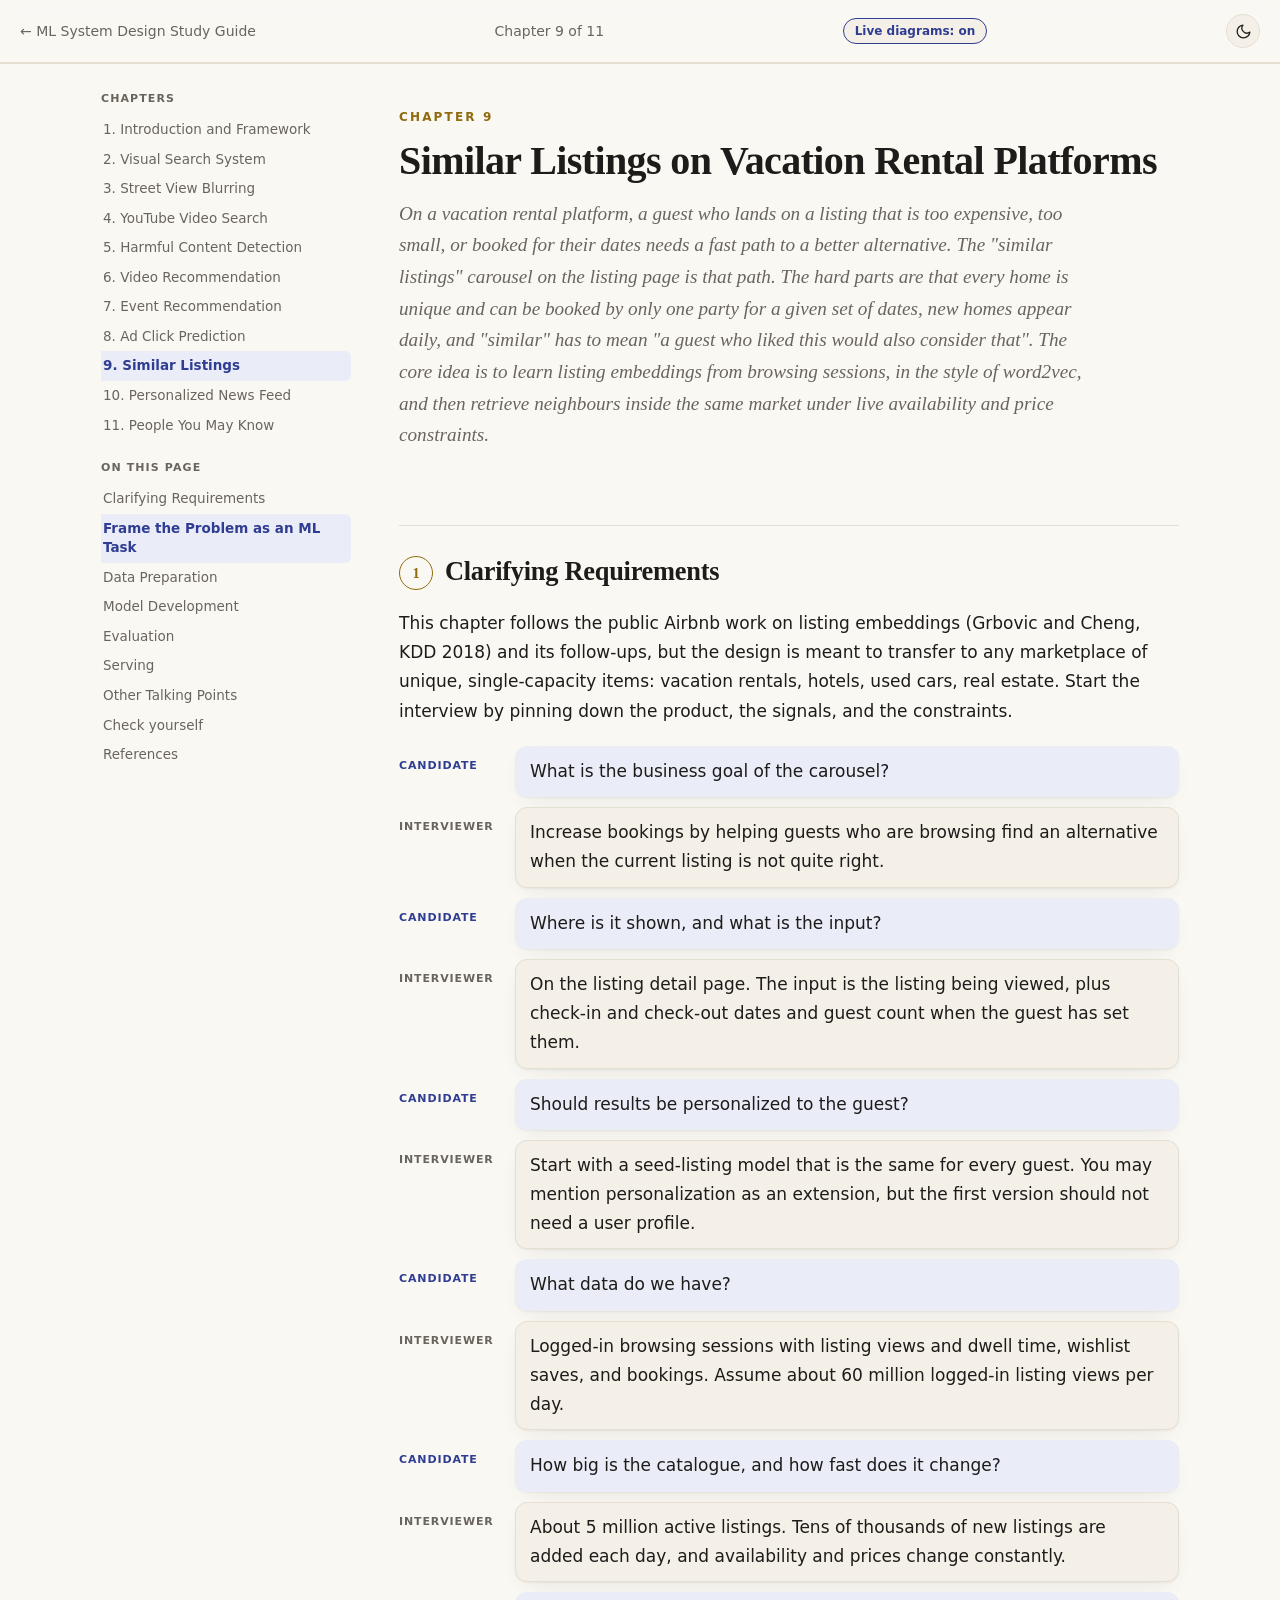
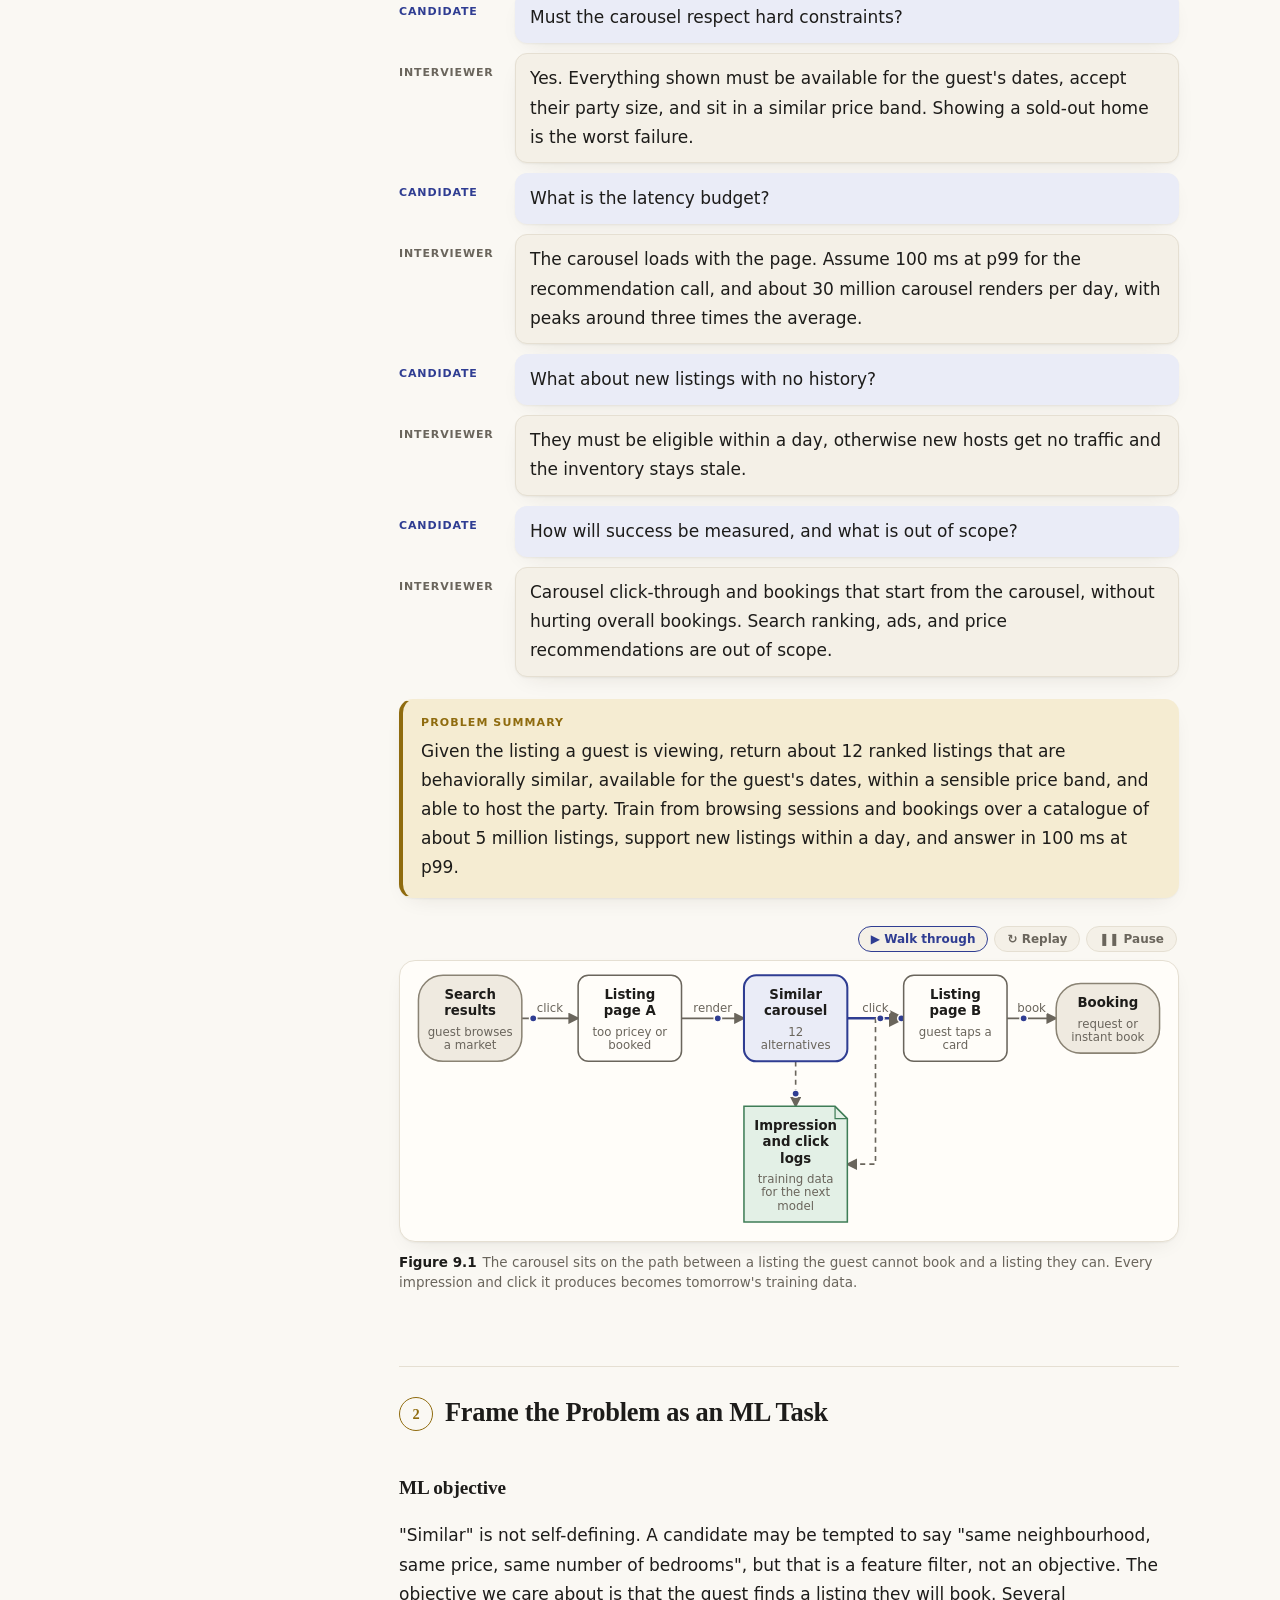
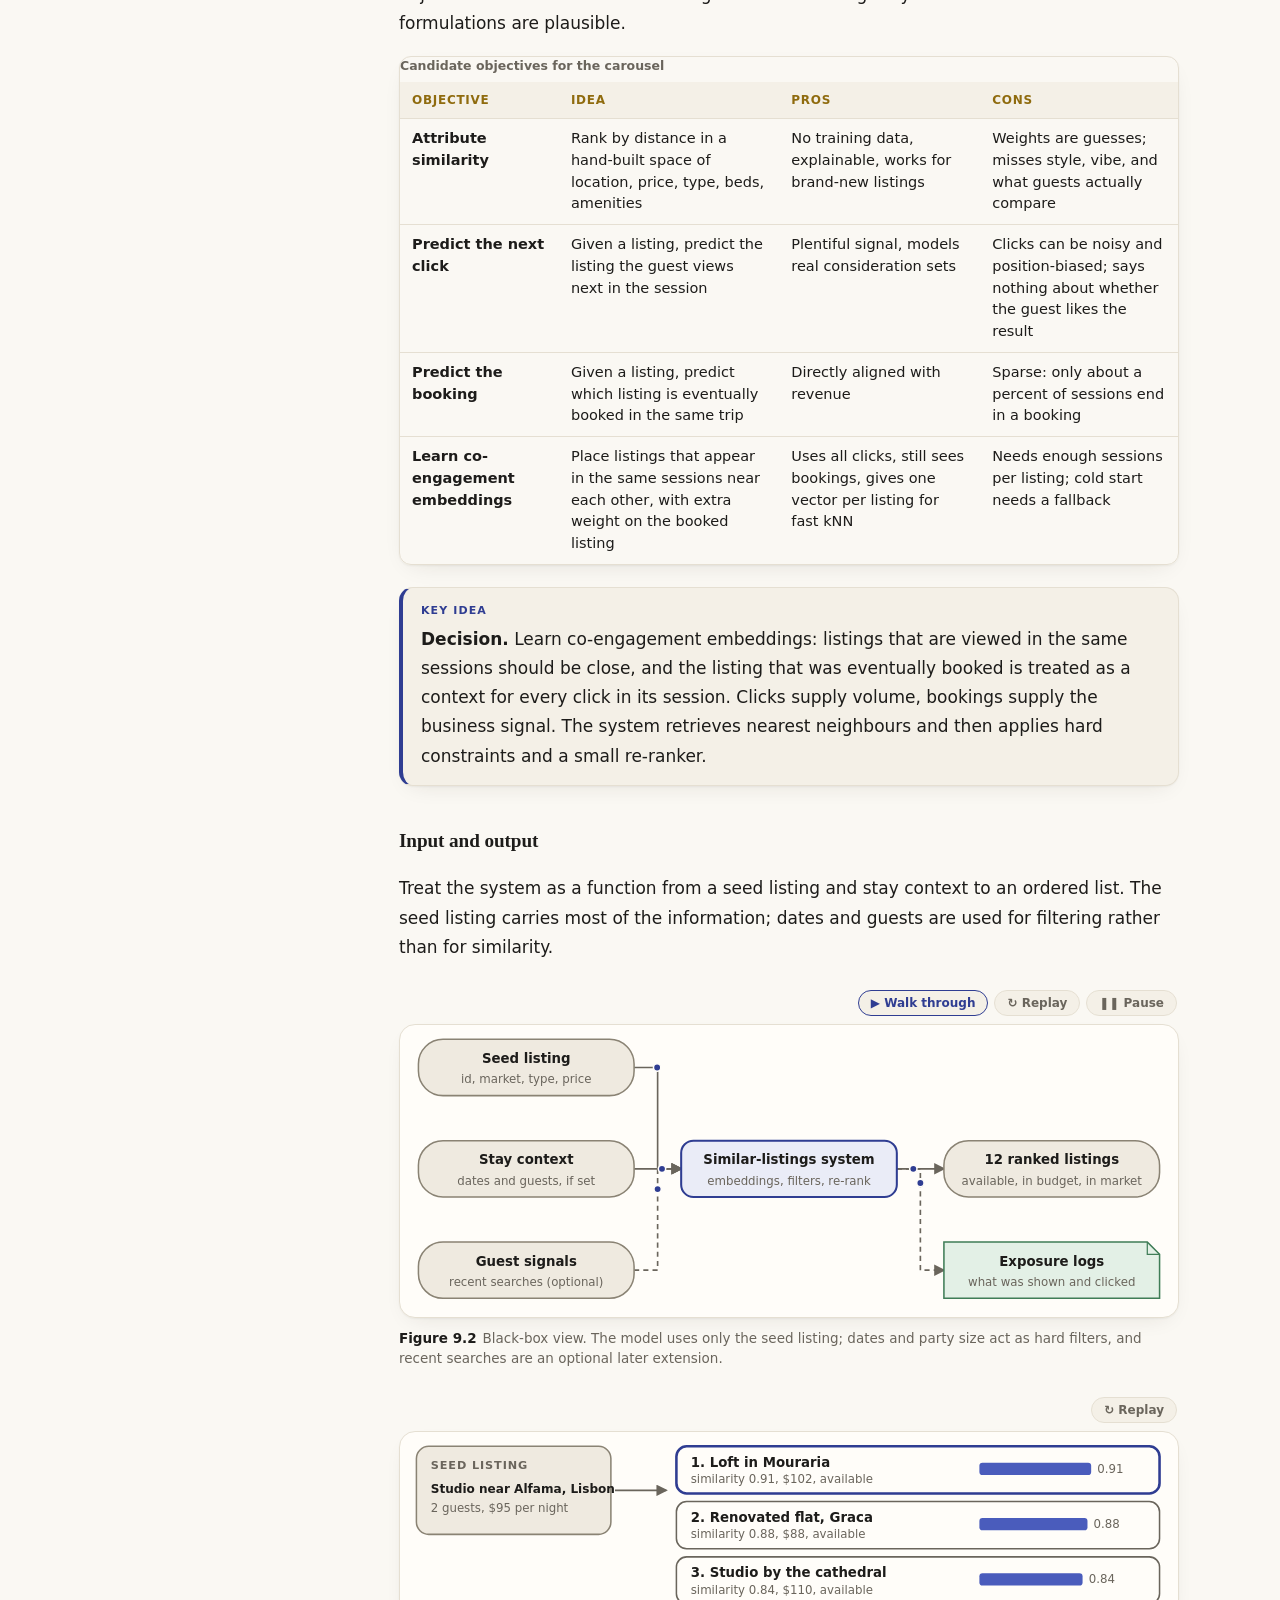
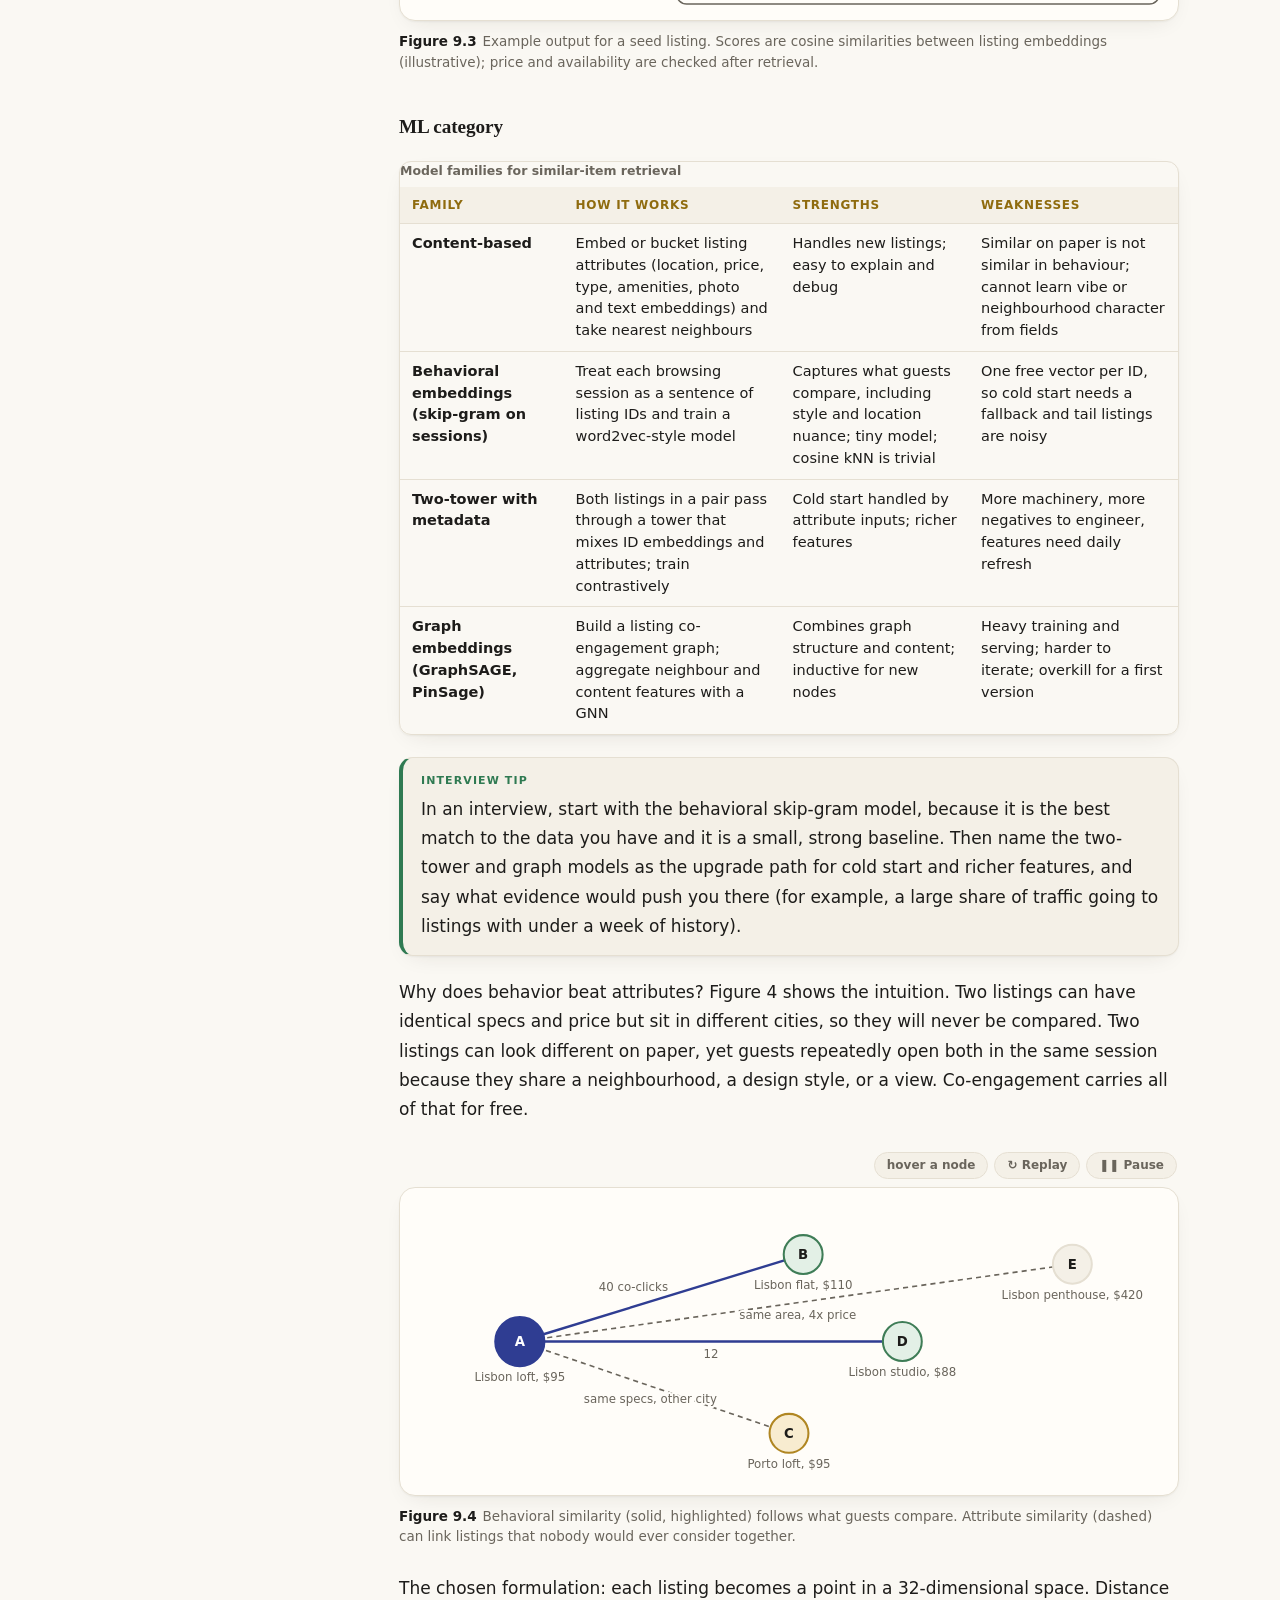
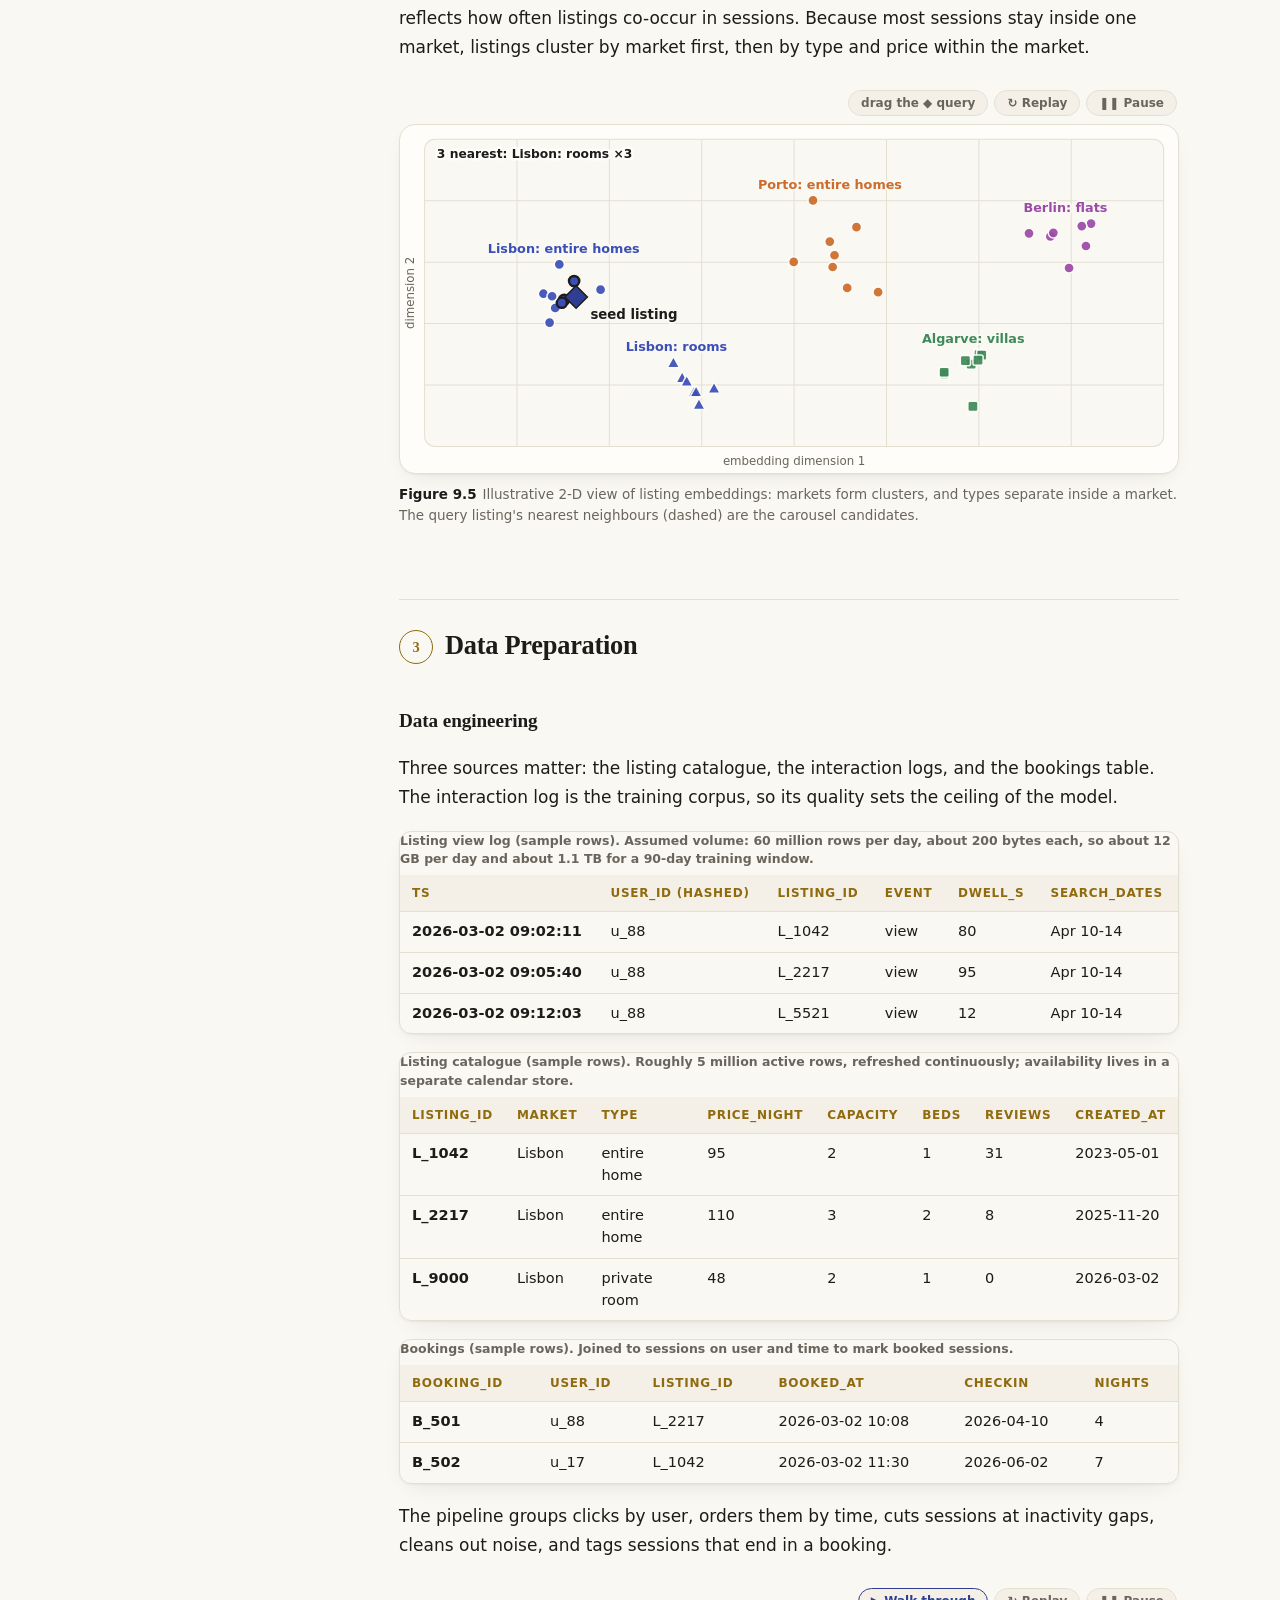
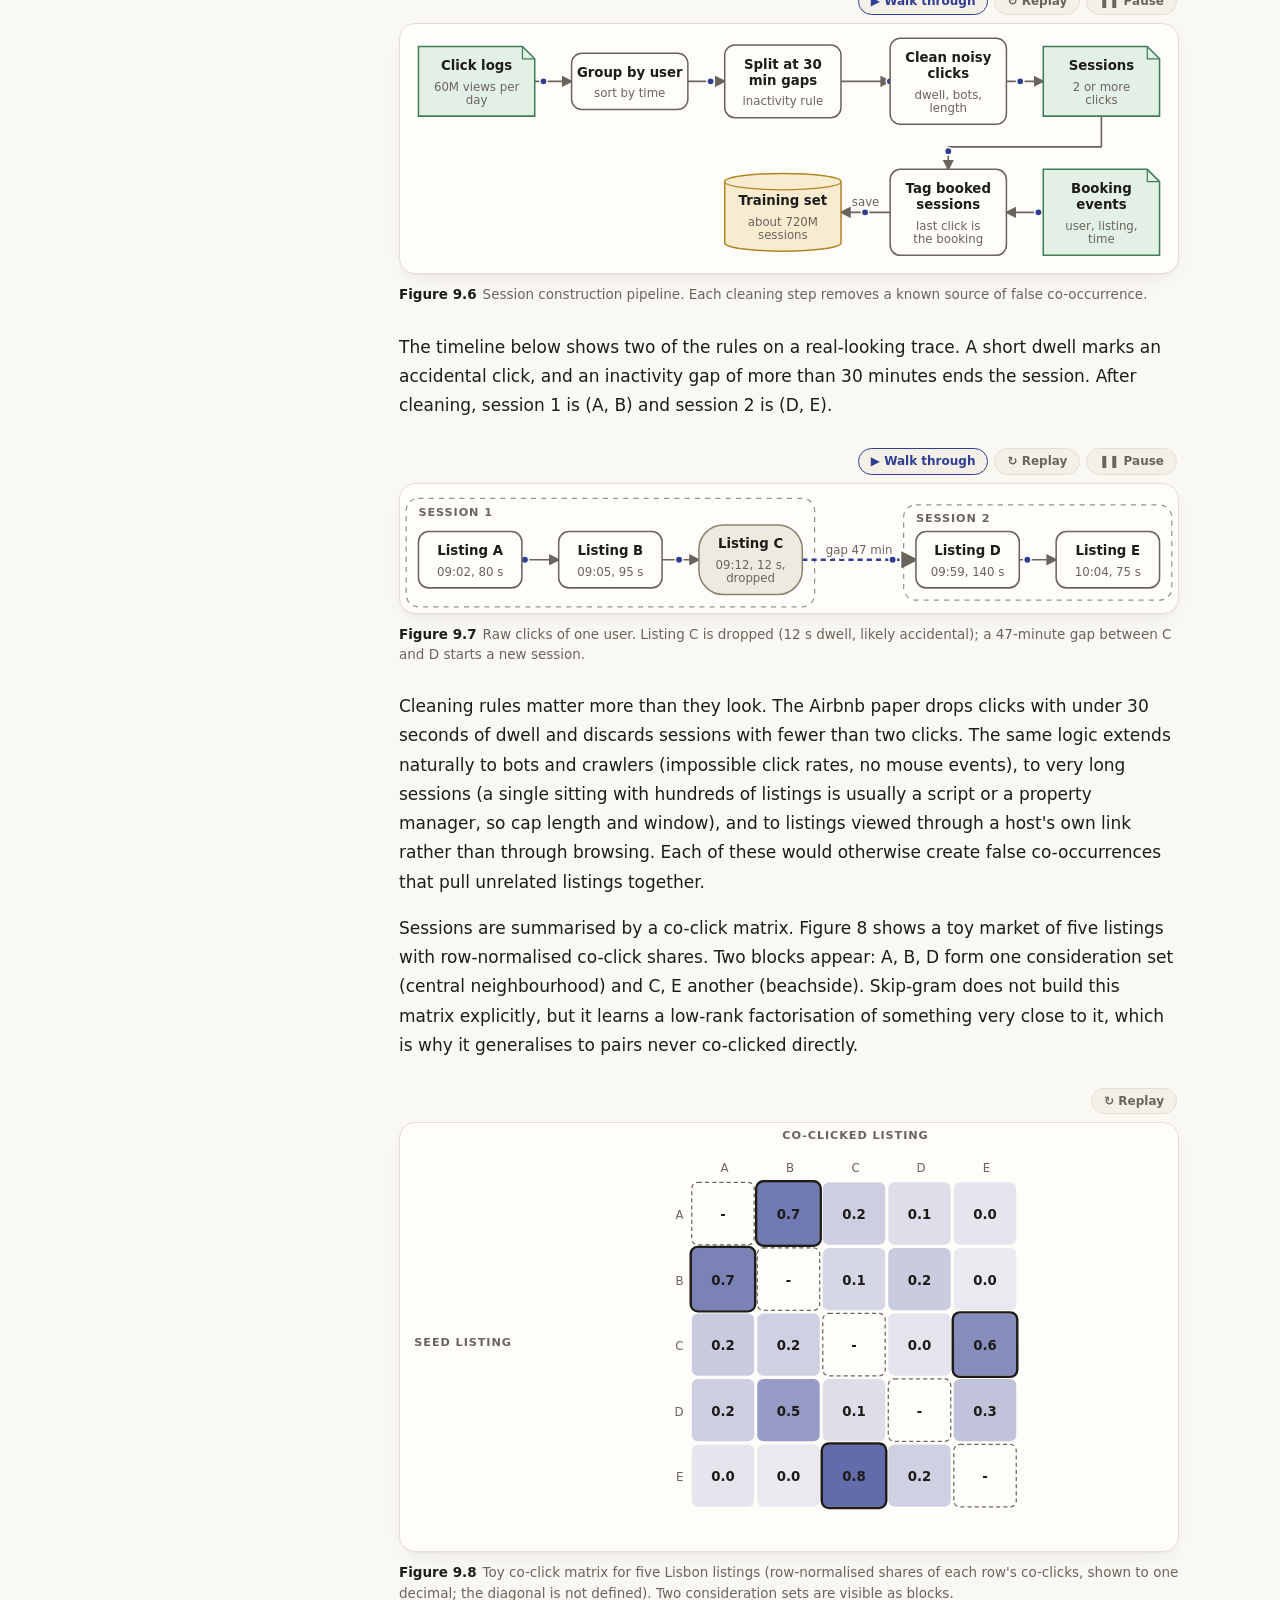
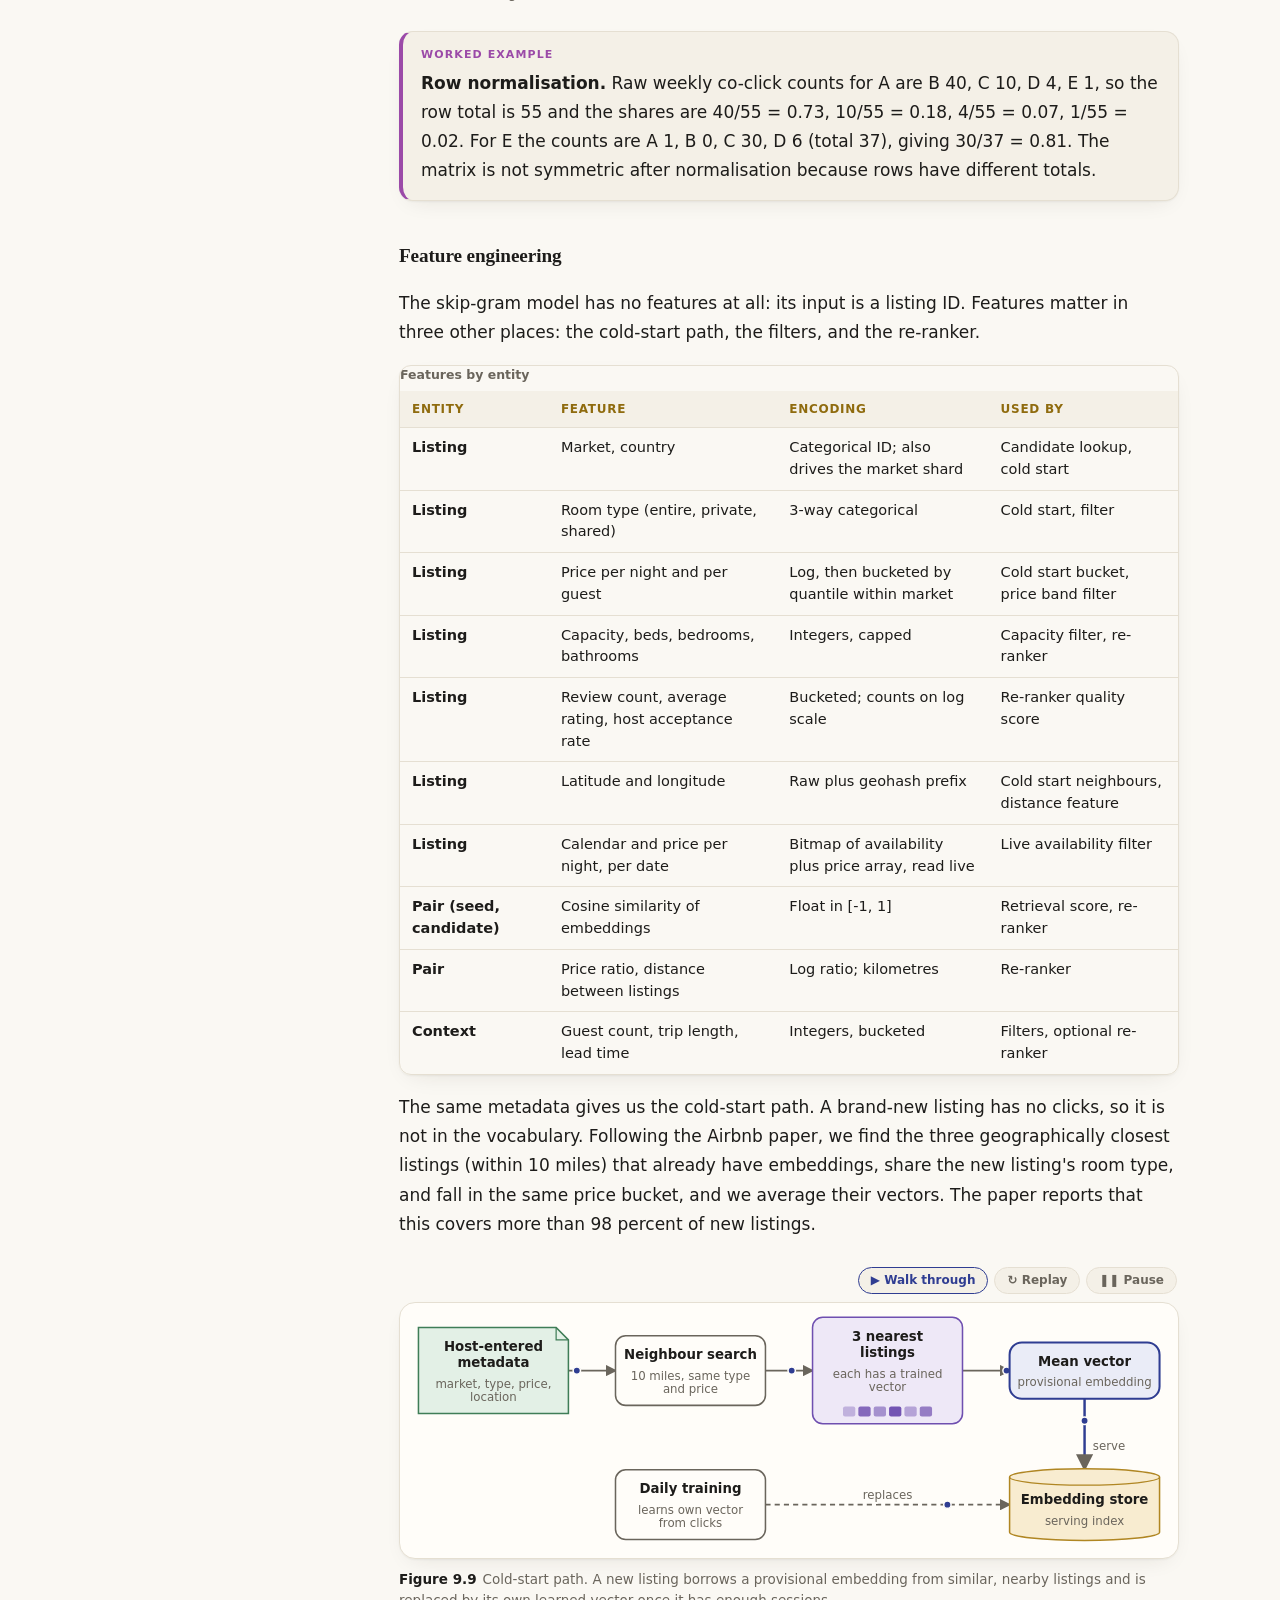
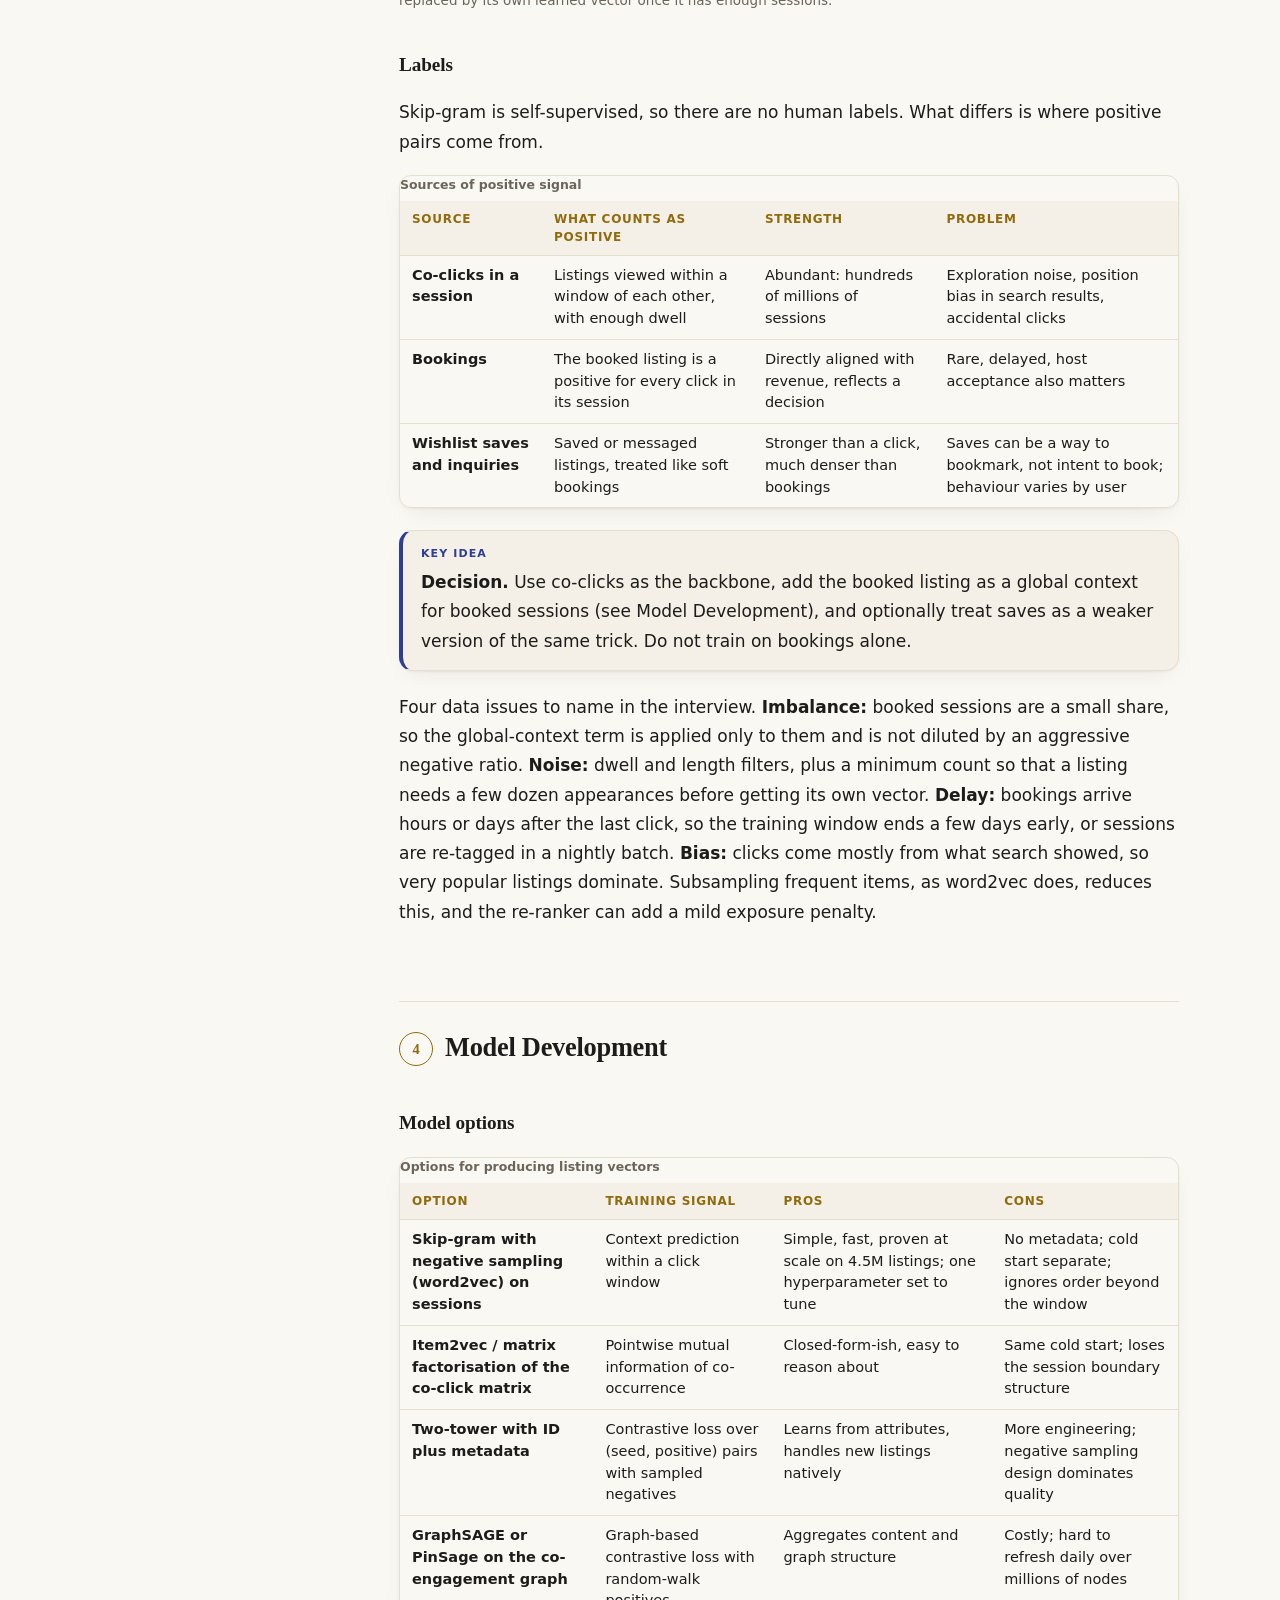
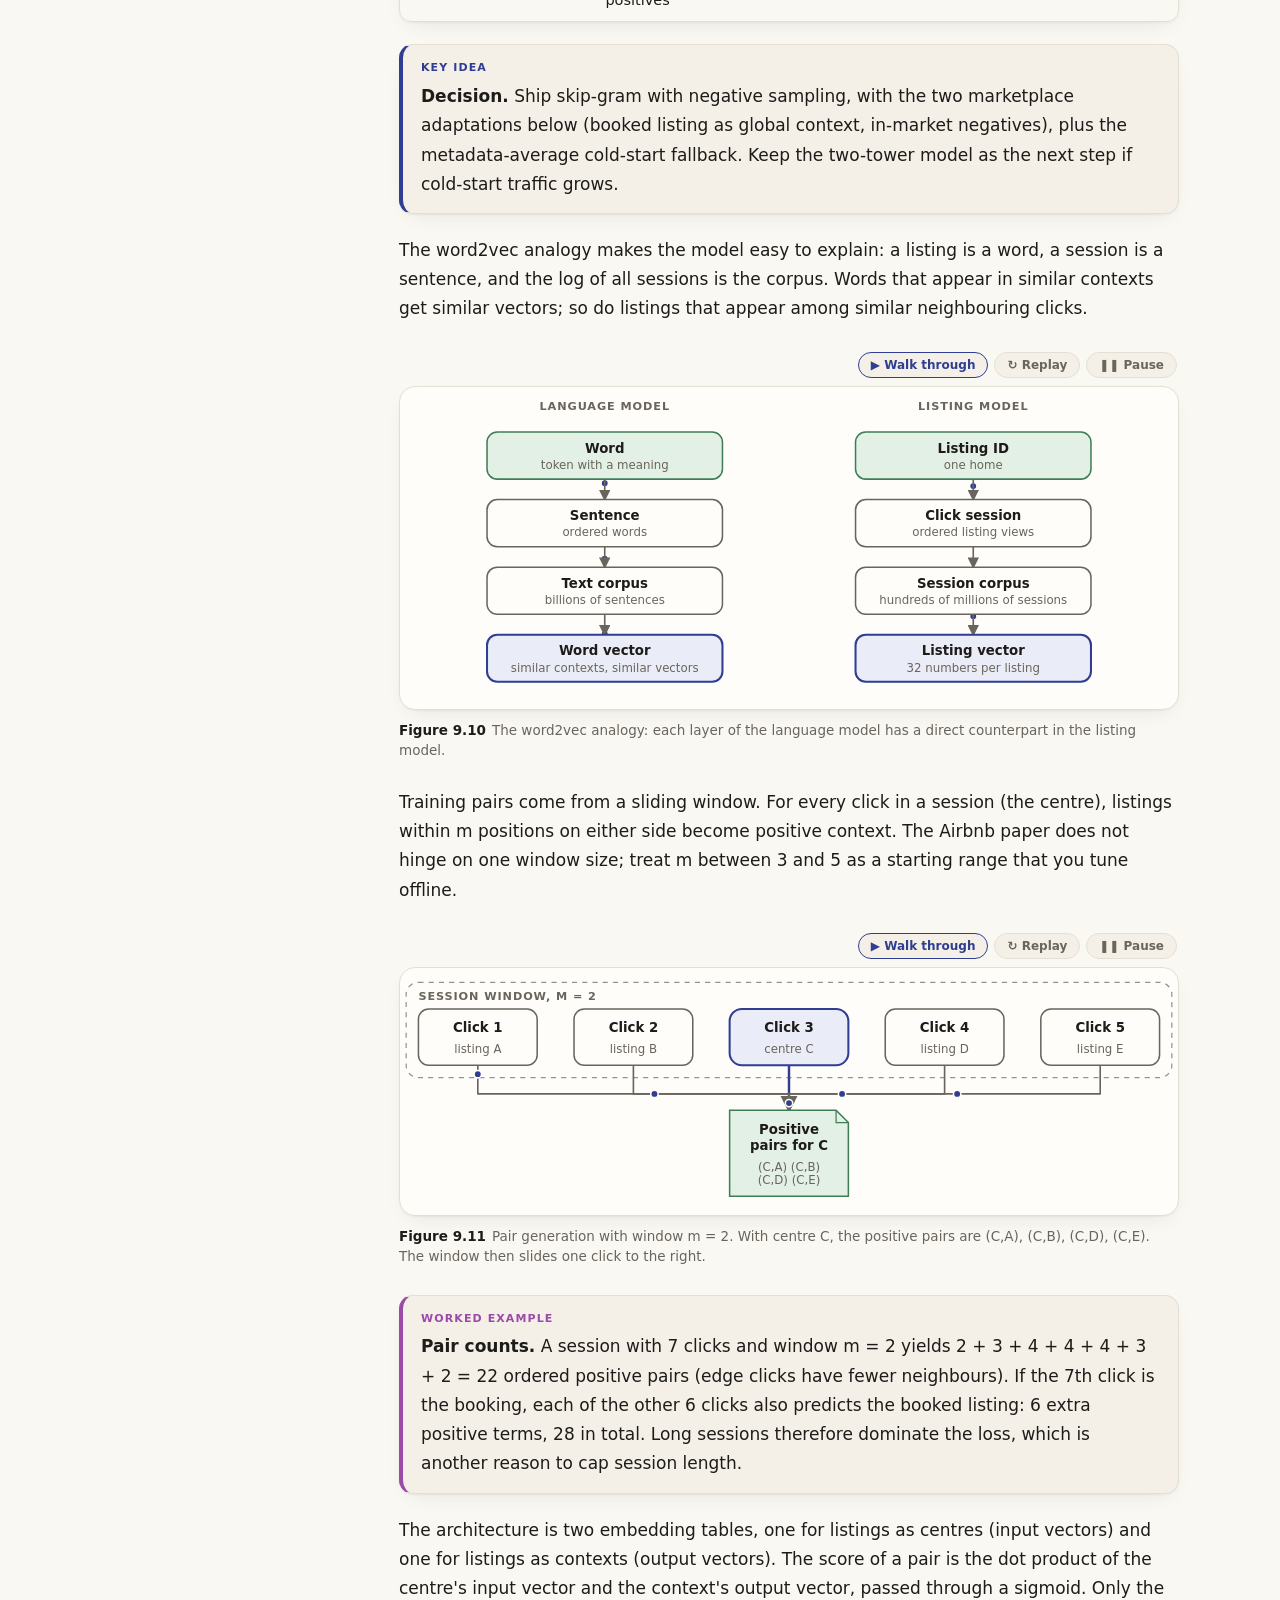
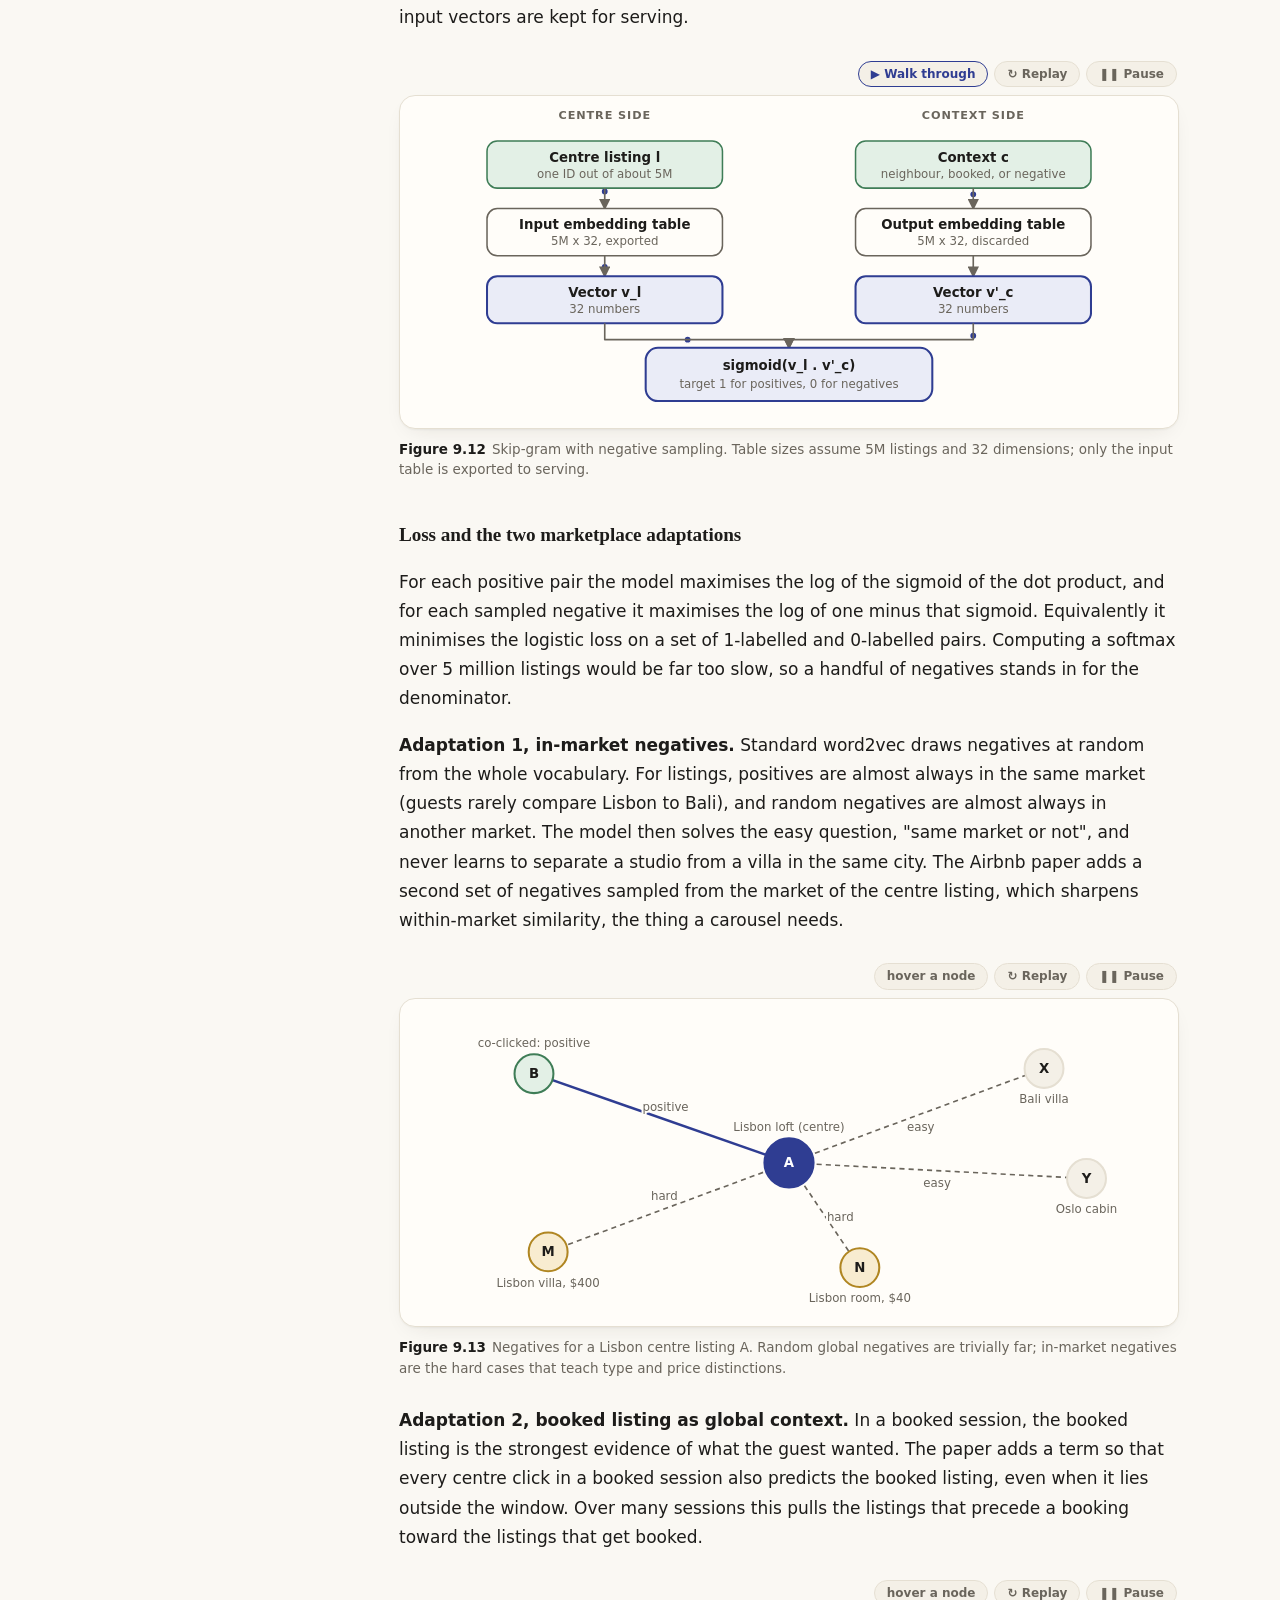
<file: mlsd/similar-listings.html>
<!doctype html>
<html lang="en">
<head>
<meta charset="utf-8">
<meta name="viewport" content="width=device-width,initial-scale=1">
<title>Similar Listings on Vacation Rental Platforms</title>
<script>(function(){try{var t=localStorage.getItem("mlsd-theme");if(t!=="light"&&t!=="dark")t=window.matchMedia&&matchMedia("(prefers-color-scheme: dark)").matches?"dark":"light";document.documentElement.setAttribute("data-theme",t)}catch(e){}})()</script>
<link rel="stylesheet" href="assets/style.css">
</head>
<body data-slug="similar-listings">
<div class="topbar"><a href="index.html">&larr; ML System Design Study Guide</a><span style="color:var(--muted)">Chapter 9 of 11</span></div>
<div class="layout"><aside class="toc" id="toc"></aside>
<main>
<div class="kicker">Chapter 9</div>
<h1>Similar Listings on Vacation Rental Platforms</h1>
<p class="lead">On a vacation rental platform, a guest who lands on a listing that is too expensive, too small, or booked for their dates needs a fast path to a better alternative. The "similar listings" carousel on the listing page is that path. The hard parts are that every home is unique and can be booked by only one party for a given set of dates, new homes appear daily, and "similar" has to mean "a guest who liked this would also consider that". The core idea is to learn listing embeddings from browsing sessions, in the style of word2vec, and then retrieve neighbours inside the same market under live availability and price constraints.</p>

<h2>Clarifying Requirements</h2>
<p>This chapter follows the public Airbnb work on listing embeddings (Grbovic and Cheng, KDD 2018) and its follow-ups, but the design is meant to transfer to any marketplace of unique, single-capacity items: vacation rentals, hotels, used cars, real estate. Start the interview by pinning down the product, the signals, and the constraints.</p>
<div class="dlg">
<div class="turn c"><span>Candidate</span><p>What is the business goal of the carousel?</p></div>
<div class="turn i"><span>Interviewer</span><p>Increase bookings by helping guests who are browsing find an alternative when the current listing is not quite right.</p></div>
<div class="turn c"><span>Candidate</span><p>Where is it shown, and what is the input?</p></div>
<div class="turn i"><span>Interviewer</span><p>On the listing detail page. The input is the listing being viewed, plus check-in and check-out dates and guest count when the guest has set them.</p></div>
<div class="turn c"><span>Candidate</span><p>Should results be personalized to the guest?</p></div>
<div class="turn i"><span>Interviewer</span><p>Start with a seed-listing model that is the same for every guest. You may mention personalization as an extension, but the first version should not need a user profile.</p></div>
<div class="turn c"><span>Candidate</span><p>What data do we have?</p></div>
<div class="turn i"><span>Interviewer</span><p>Logged-in browsing sessions with listing views and dwell time, wishlist saves, and bookings. Assume about 60 million logged-in listing views per day.</p></div>
<div class="turn c"><span>Candidate</span><p>How big is the catalogue, and how fast does it change?</p></div>
<div class="turn i"><span>Interviewer</span><p>About 5 million active listings. Tens of thousands of new listings are added each day, and availability and prices change constantly.</p></div>
<div class="turn c"><span>Candidate</span><p>Must the carousel respect hard constraints?</p></div>
<div class="turn i"><span>Interviewer</span><p>Yes. Everything shown must be available for the guest's dates, accept their party size, and sit in a similar price band. Showing a sold-out home is the worst failure.</p></div>
<div class="turn c"><span>Candidate</span><p>What is the latency budget?</p></div>
<div class="turn i"><span>Interviewer</span><p>The carousel loads with the page. Assume 100 ms at p99 for the recommendation call, and about 30 million carousel renders per day, with peaks around three times the average.</p></div>
<div class="turn c"><span>Candidate</span><p>What about new listings with no history?</p></div>
<div class="turn i"><span>Interviewer</span><p>They must be eligible within a day, otherwise new hosts get no traffic and the inventory stays stale.</p></div>
<div class="turn c"><span>Candidate</span><p>How will success be measured, and what is out of scope?</p></div>
<div class="turn i"><span>Interviewer</span><p>Carousel click-through and bookings that start from the carousel, without hurting overall bookings. Search ranking, ads, and price recommendations are out of scope.</p></div>
</div>
<div class="summary"><p>Given the listing a guest is viewing, return about 12 ranked listings that are behaviorally similar, available for the guest's dates, within a sensible price band, and able to host the party. Train from browsing sessions and bookings over a catalogue of about 5 million listings, support new listings within a day, and answer in 100 ms at p99.</p></div>

<script type="application/json" class="dg" data-cap="The carousel sits on the path between a listing the guest cannot book and a listing they can. Every impression and click it produces becomes tomorrow's training data.">
{"type":"graph","cols":5,"gapX":64,
 "nodes":[
  {"id":"s1","t":"Search results","s":"guest browses a market","c":0,"r":0,"k":"io"},
  {"id":"s2","t":"Listing page A","s":"too pricey or booked","c":1,"r":0,"k":"svc"},
  {"id":"s3","t":"Similar carousel","s":"12 alternatives","c":2,"r":0,"k":"model"},
  {"id":"s4","t":"Listing page B","s":"guest taps a card","c":3,"r":0,"k":"svc"},
  {"id":"s5","t":"Booking","s":"request or instant book","c":4,"r":0,"k":"io"},
  {"id":"lg","t":"Impression and click logs","s":"training data for the next model","c":2,"r":1,"k":"data"}],
 "edges":[["s1","s2","click"],["s2","s3","render"],["s3","s4","click",{"hl":1}],["s4","s5","book"],["s3","lg","",{"d":1,"sa":"b","sb":"t"}],["s4","lg","",{"d":1}]]}
</script>

<h2>Frame the Problem as an ML Task</h2>
<h3>ML objective</h3>
<p>"Similar" is not self-defining. A candidate may be tempted to say "same neighbourhood, same price, same number of bedrooms", but that is a feature filter, not an objective. The objective we care about is that the guest finds a listing they will book. Several formulations are plausible.</p>
<table>
<caption>Candidate objectives for the carousel</caption>
<tr><th>Objective</th><th>Idea</th><th>Pros</th><th>Cons</th></tr>
<tr><td>Attribute similarity</td><td>Rank by distance in a hand-built space of location, price, type, beds, amenities</td><td>No training data, explainable, works for brand-new listings</td><td>Weights are guesses; misses style, vibe, and what guests actually compare</td></tr>
<tr><td>Predict the next click</td><td>Given a listing, predict the listing the guest views next in the session</td><td>Plentiful signal, models real consideration sets</td><td>Clicks can be noisy and position-biased; says nothing about whether the guest likes the result</td></tr>
<tr><td>Predict the booking</td><td>Given a listing, predict which listing is eventually booked in the same trip</td><td>Directly aligned with revenue</td><td>Sparse: only about a percent of sessions end in a booking</td></tr>
<tr><td>Learn co-engagement embeddings</td><td>Place listings that appear in the same sessions near each other, with extra weight on the booked listing</td><td>Uses all clicks, still sees bookings, gives one vector per listing for fast kNN</td><td>Needs enough sessions per listing; cold start needs a fallback</td></tr>
</table>
<div class="callout key"><p><b>Decision.</b> Learn co-engagement embeddings: listings that are viewed in the same sessions should be close, and the listing that was eventually booked is treated as a context for every click in its session. Clicks supply volume, bookings supply the business signal. The system retrieves nearest neighbours and then applies hard constraints and a small re-ranker.</p></div>

<h3>Input and output</h3>
<p>Treat the system as a function from a seed listing and stay context to an ordered list. The seed listing carries most of the information; dates and guests are used for filtering rather than for similarity.</p>
<script type="application/json" class="dg" data-cap="Black-box view. The model uses only the seed listing; dates and party size act as hard filters, and recent searches are an optional later extension.">
{"type":"graph","cols":3,"gapX":70,
 "nodes":[
  {"id":"a","t":"Seed listing","s":"id, market, type, price","c":0,"r":0,"k":"io"},
  {"id":"b","t":"Stay context","s":"dates and guests, if set","c":0,"r":1,"k":"io"},
  {"id":"c","t":"Guest signals","s":"recent searches (optional)","c":0,"r":2,"k":"io"},
  {"id":"sys","t":"Similar-listings system","s":"embeddings, filters, re-rank","c":1,"r":1,"k":"model"},
  {"id":"out","t":"12 ranked listings","s":"available, in budget, in market","c":2,"r":1,"k":"io"},
  {"id":"lg","t":"Exposure logs","s":"what was shown and clicked","c":2,"r":2,"k":"data"}],
 "edges":[["a","sys"],["b","sys"],["c","sys","",{"d":1}],["sys","out"],["sys","lg","",{"d":1}]]}
</script>
<script type="application/json" class="dg" data-cap="Example output for a seed listing. Scores are cosine similarities between listing embeddings (illustrative); price and availability are checked after retrieval.">
{"type":"ranklist","ql":"Seed listing","q":"Studio near Alfama, Lisbon","qs":"2 guests, $95 per night","items":[
 {"t":"Loft in Mouraria","s":"similarity 0.91, $102, available","v":0.91,"hl":1},
 {"t":"Renovated flat, Graca","s":"similarity 0.88, $88, available","v":0.88},
 {"t":"Studio by the cathedral","s":"similarity 0.84, $110, available","v":0.84}]}
</script>

<h3>ML category</h3>
<table>
<caption>Model families for similar-item retrieval</caption>
<tr><th>Family</th><th>How it works</th><th>Strengths</th><th>Weaknesses</th></tr>
<tr><td>Content-based</td><td>Embed or bucket listing attributes (location, price, type, amenities, photo and text embeddings) and take nearest neighbours</td><td>Handles new listings; easy to explain and debug</td><td>Similar on paper is not similar in behaviour; cannot learn vibe or neighbourhood character from fields</td></tr>
<tr><td>Behavioral embeddings (skip-gram on sessions)</td><td>Treat each browsing session as a sentence of listing IDs and train a word2vec-style model</td><td>Captures what guests compare, including style and location nuance; tiny model; cosine kNN is trivial</td><td>One free vector per ID, so cold start needs a fallback and tail listings are noisy</td></tr>
<tr><td>Two-tower with metadata</td><td>Both listings in a pair pass through a tower that mixes ID embeddings and attributes; train contrastively</td><td>Cold start handled by attribute inputs; richer features</td><td>More machinery, more negatives to engineer, features need daily refresh</td></tr>
<tr><td>Graph embeddings (GraphSAGE, PinSage)</td><td>Build a listing co-engagement graph; aggregate neighbour and content features with a GNN</td><td>Combines graph structure and content; inductive for new nodes</td><td>Heavy training and serving; harder to iterate; overkill for a first version</td></tr>
</table>
<div class="callout tip"><p>In an interview, start with the behavioral skip-gram model, because it is the best match to the data you have and it is a small, strong baseline. Then name the two-tower and graph models as the upgrade path for cold start and richer features, and say what evidence would push you there (for example, a large share of traffic going to listings with under a week of history).</p></div>

<p>Why does behavior beat attributes? Figure 4 shows the intuition. Two listings can have identical specs and price but sit in different cities, so they will never be compared. Two listings can look different on paper, yet guests repeatedly open both in the same session because they share a neighbourhood, a design style, or a view. Co-engagement carries all of that for free.</p>
<script type="application/json" class="dg" data-cap="Behavioral similarity (solid, highlighted) follows what guests compare. Attribute similarity (dashed) can link listings that nobody would ever consider together.">
{"type":"net","h":300,"nodes":[
 {"id":"a","t":"A","x":12,"y":50,"k":"me","s":"Lisbon loft, $95"},
 {"id":"b","t":"B","x":52,"y":14,"k":"hit","s":"Lisbon flat, $110"},
 {"id":"d","t":"D","x":66,"y":50,"k":"hit","s":"Lisbon studio, $88"},
 {"id":"c","t":"C","x":50,"y":88,"k":"cand","s":"Porto loft, $95"},
 {"id":"e","t":"E","x":90,"y":18,"k":"other","s":"Lisbon penthouse, $420"}],
 "edges":[["a","b",{"hl":1,"l":"40 co-clicks"}],["a","d",{"hl":1,"l":"12"}],["a","c",{"d":1,"l":"same specs, other city"}],["a","e",{"d":1,"l":"same area, 4x price"}]]}
</script>
<p>The chosen formulation: each listing becomes a point in a 32-dimensional space. Distance reflects how often listings co-occur in sessions. Because most sessions stay inside one market, listings cluster by market first, then by type and price within the market.</p>
<script type="application/json" class="dg" data-cap="Illustrative 2-D view of listing embeddings: markets form clusters, and types separate inside a market. The query listing's nearest neighbours (dashed) are the carousel candidates.">
{"type":"embed","h":340,"seed":9,"nn":3,
 "clusters":[
  {"n":"Lisbon: entire homes","x":160,"y":160,"r":30,"k":9,"c":0,"m":"c"},
  {"n":"Lisbon: rooms","x":270,"y":250,"r":22,"k":7,"c":0,"m":"t"},
  {"n":"Porto: entire homes","x":420,"y":120,"r":28,"k":8,"c":1,"m":"c"},
  {"n":"Algarve: villas","x":560,"y":240,"r":28,"k":8,"c":2,"m":"s"},
  {"n":"Berlin: flats","x":650,"y":100,"r":26,"k":7,"c":3,"m":"c"}],
 "query":{"x":172,"y":168,"t":"seed listing"}}
</script>

<h2>Data Preparation</h2>
<h3>Data engineering</h3>
<p>Three sources matter: the listing catalogue, the interaction logs, and the bookings table. The interaction log is the training corpus, so its quality sets the ceiling of the model.</p>
<table>
<caption>Listing view log (sample rows). Assumed volume: 60 million rows per day, about 200 bytes each, so about 12 GB per day and about 1.1 TB for a 90-day training window.</caption>
<tr><th>ts</th><th>user_id (hashed)</th><th>listing_id</th><th>event</th><th>dwell_s</th><th>search_dates</th></tr>
<tr><td>2026-03-02 09:02:11</td><td>u_88</td><td>L_1042</td><td>view</td><td>80</td><td>Apr 10-14</td></tr>
<tr><td>2026-03-02 09:05:40</td><td>u_88</td><td>L_2217</td><td>view</td><td>95</td><td>Apr 10-14</td></tr>
<tr><td>2026-03-02 09:12:03</td><td>u_88</td><td>L_5521</td><td>view</td><td>12</td><td>Apr 10-14</td></tr>
</table>
<table>
<caption>Listing catalogue (sample rows). Roughly 5 million active rows, refreshed continuously; availability lives in a separate calendar store.</caption>
<tr><th>listing_id</th><th>market</th><th>type</th><th>price_night</th><th>capacity</th><th>beds</th><th>reviews</th><th>created_at</th></tr>
<tr><td>L_1042</td><td>Lisbon</td><td>entire home</td><td>95</td><td>2</td><td>1</td><td>31</td><td>2023-05-01</td></tr>
<tr><td>L_2217</td><td>Lisbon</td><td>entire home</td><td>110</td><td>3</td><td>2</td><td>8</td><td>2025-11-20</td></tr>
<tr><td>L_9000</td><td>Lisbon</td><td>private room</td><td>48</td><td>2</td><td>1</td><td>0</td><td>2026-03-02</td></tr>
</table>
<table>
<caption>Bookings (sample rows). Joined to sessions on user and time to mark booked sessions.</caption>
<tr><th>booking_id</th><th>user_id</th><th>listing_id</th><th>booked_at</th><th>checkin</th><th>nights</th></tr>
<tr><td>B_501</td><td>u_88</td><td>L_2217</td><td>2026-03-02 10:08</td><td>2026-04-10</td><td>4</td></tr>
<tr><td>B_502</td><td>u_17</td><td>L_1042</td><td>2026-03-02 11:30</td><td>2026-06-02</td><td>7</td></tr>
</table>
<p>The pipeline groups clicks by user, orders them by time, cuts sessions at inactivity gaps, cleans out noise, and tags sessions that end in a booking.</p>
<script type="application/json" class="dg" data-cap="Session construction pipeline. Each cleaning step removes a known source of false co-occurrence.">
{"type":"graph","cols":5,"gapX":50,
 "nodes":[
  {"id":"lg","t":"Click logs","s":"60M views per day","c":0,"r":0,"k":"data"},
  {"id":"g","t":"Group by user","s":"sort by time","c":1,"r":0},
  {"id":"sp","t":"Split at 30 min gaps","s":"inactivity rule","c":2,"r":0},
  {"id":"cl","t":"Clean noisy clicks","s":"dwell, bots, length","c":3,"r":0},
  {"id":"se","t":"Sessions","s":"2 or more clicks","c":4,"r":0,"k":"data"},
  {"id":"bk","t":"Booking events","s":"user, listing, time","c":4,"r":1,"k":"data"},
  {"id":"tg","t":"Tag booked sessions","s":"last click is the booking","c":3,"r":1},
  {"id":"ts","t":"Training set","s":"about 720M sessions","c":2,"r":1,"k":"store"}],
 "edges":[["lg","g"],["g","sp"],["sp","cl"],["cl","se"],["se","tg","",{"sa":"b","sb":"t"}],["bk","tg"],["tg","ts","save"]]}
</script>
<p>The timeline below shows two of the rules on a real-looking trace. A short dwell marks an accidental click, and an inactivity gap of more than 30 minutes ends the session. After cleaning, session 1 is (A, B) and session 2 is (D, E).</p>
<script type="application/json" class="dg" data-cap="Raw clicks of one user. Listing C is dropped (12 s dwell, likely accidental); a 47-minute gap between C and D starts a new session.">
{"type":"graph","cols":5,"gapX":76,
 "groups":[{"t":"Session 1","c0":0,"c1":2,"r0":0,"r1":0},{"t":"Session 2","c0":3,"c1":4,"r0":0,"r1":0}],
 "nodes":[
  {"id":"a","t":"Listing A","s":"09:02, 80 s","c":0,"r":0},
  {"id":"b","t":"Listing B","s":"09:05, 95 s","c":1,"r":0},
  {"id":"c","t":"Listing C","s":"09:12, 12 s, dropped","c":2,"r":0,"k":"io"},
  {"id":"d","t":"Listing D","s":"09:59, 140 s","c":3,"r":0},
  {"id":"e","t":"Listing E","s":"10:04, 75 s","c":4,"r":0}],
 "edges":[["a","b"],["b","c"],["c","d","gap 47 min",{"d":1,"hl":1}],["d","e"]]}
</script>
<p>Cleaning rules matter more than they look. The Airbnb paper drops clicks with under 30 seconds of dwell and discards sessions with fewer than two clicks. The same logic extends naturally to bots and crawlers (impossible click rates, no mouse events), to very long sessions (a single sitting with hundreds of listings is usually a script or a property manager, so cap length and window), and to listings viewed through a host's own link rather than through browsing. Each of these would otherwise create false co-occurrences that pull unrelated listings together.</p>
<p>Sessions are summarised by a co-click matrix. Figure 8 shows a toy market of five listings with row-normalised co-click shares. Two blocks appear: A, B, D form one consideration set (central neighbourhood) and C, E another (beachside). Skip-gram does not build this matrix explicitly, but it learns a low-rank factorisation of something very close to it, which is why it generalises to pairs never co-clicked directly.</p>
<script type="application/json" class="dg" data-cap="Toy co-click matrix for five Lisbon listings (row-normalised shares of each row's co-clicks, shown to one decimal; the diagonal is not defined). Two consideration sets are visible as blocks.">
{"type":"matrix","rl":"Seed listing","cl":"Co-clicked listing","rows":["A","B","C","D","E"],"cols":["A","B","C","D","E"],"unk":"-",
 "v":[[null,0.73,0.18,0.07,0.02],[0.67,null,0.13,0.2,0],[0.2,0.16,null,0.04,0.6],[0.17,0.5,0.08,null,0.25],[0.03,0,0.81,0.16,null]],
 "hl":[[0,1],[1,0],[2,4],[4,2]]}
</script>
<div class="callout math"><p><b>Row normalisation.</b> Raw weekly co-click counts for A are B 40, C 10, D 4, E 1, so the row total is 55 and the shares are 40/55 = 0.73, 10/55 = 0.18, 4/55 = 0.07, 1/55 = 0.02. For E the counts are A 1, B 0, C 30, D 6 (total 37), giving 30/37 = 0.81. The matrix is not symmetric after normalisation because rows have different totals.</p></div>

<h3>Feature engineering</h3>
<p>The skip-gram model has no features at all: its input is a listing ID. Features matter in three other places: the cold-start path, the filters, and the re-ranker.</p>
<table>
<caption>Features by entity</caption>
<tr><th>Entity</th><th>Feature</th><th>Encoding</th><th>Used by</th></tr>
<tr><td>Listing</td><td>Market, country</td><td>Categorical ID; also drives the market shard</td><td>Candidate lookup, cold start</td></tr>
<tr><td>Listing</td><td>Room type (entire, private, shared)</td><td>3-way categorical</td><td>Cold start, filter</td></tr>
<tr><td>Listing</td><td>Price per night and per guest</td><td>Log, then bucketed by quantile within market</td><td>Cold start bucket, price band filter</td></tr>
<tr><td>Listing</td><td>Capacity, beds, bedrooms, bathrooms</td><td>Integers, capped</td><td>Capacity filter, re-ranker</td></tr>
<tr><td>Listing</td><td>Review count, average rating, host acceptance rate</td><td>Bucketed; counts on log scale</td><td>Re-ranker quality score</td></tr>
<tr><td>Listing</td><td>Latitude and longitude</td><td>Raw plus geohash prefix</td><td>Cold start neighbours, distance feature</td></tr>
<tr><td>Listing</td><td>Calendar and price per night, per date</td><td>Bitmap of availability plus price array, read live</td><td>Live availability filter</td></tr>
<tr><td>Pair (seed, candidate)</td><td>Cosine similarity of embeddings</td><td>Float in [-1, 1]</td><td>Retrieval score, re-ranker</td></tr>
<tr><td>Pair</td><td>Price ratio, distance between listings</td><td>Log ratio; kilometres</td><td>Re-ranker</td></tr>
<tr><td>Context</td><td>Guest count, trip length, lead time</td><td>Integers, bucketed</td><td>Filters, optional re-ranker</td></tr>
</table>
<p>The same metadata gives us the cold-start path. A brand-new listing has no clicks, so it is not in the vocabulary. Following the Airbnb paper, we find the three geographically closest listings (within 10 miles) that already have embeddings, share the new listing's room type, and fall in the same price bucket, and we average their vectors. The paper reports that this covers more than 98 percent of new listings.</p>
<script type="application/json" class="dg" data-cap="Cold-start path. A new listing borrows a provisional embedding from similar, nearby listings and is replaced by its own learned vector once it has enough sessions.">
{"type":"graph","cols":4,"gapX":56,
 "nodes":[
  {"id":"md","t":"Host-entered metadata","s":"market, type, price, location","c":0,"r":0,"k":"data"},
  {"id":"ns","t":"Neighbour search","s":"10 miles, same type and price","c":1,"r":0},
  {"id":"v3","t":"3 nearest listings","s":"each has a trained vector","c":2,"r":0,"k":"vec"},
  {"id":"mn","t":"Mean vector","s":"provisional embedding","c":3,"r":0,"k":"model"},
  {"id":"tr","t":"Daily training","s":"learns own vector from clicks","c":1,"r":1},
  {"id":"st","t":"Embedding store","s":"serving index","c":3,"r":1,"k":"store"}],
 "edges":[["md","ns"],["ns","v3"],["v3","mn"],["mn","st","serve",{"hl":1}],["tr","st","replaces",{"d":1}]]}
</script>

<h3>Labels</h3>
<p>Skip-gram is self-supervised, so there are no human labels. What differs is where positive pairs come from.</p>
<table>
<caption>Sources of positive signal</caption>
<tr><th>Source</th><th>What counts as positive</th><th>Strength</th><th>Problem</th></tr>
<tr><td>Co-clicks in a session</td><td>Listings viewed within a window of each other, with enough dwell</td><td>Abundant: hundreds of millions of sessions</td><td>Exploration noise, position bias in search results, accidental clicks</td></tr>
<tr><td>Bookings</td><td>The booked listing is a positive for every click in its session</td><td>Directly aligned with revenue, reflects a decision</td><td>Rare, delayed, host acceptance also matters</td></tr>
<tr><td>Wishlist saves and inquiries</td><td>Saved or messaged listings, treated like soft bookings</td><td>Stronger than a click, much denser than bookings</td><td>Saves can be a way to bookmark, not intent to book; behaviour varies by user</td></tr>
</table>
<div class="callout key"><p><b>Decision.</b> Use co-clicks as the backbone, add the booked listing as a global context for booked sessions (see Model Development), and optionally treat saves as a weaker version of the same trick. Do not train on bookings alone.</p></div>
<p>Four data issues to name in the interview. <b>Imbalance:</b> booked sessions are a small share, so the global-context term is applied only to them and is not diluted by an aggressive negative ratio. <b>Noise:</b> dwell and length filters, plus a minimum count so that a listing needs a few dozen appearances before getting its own vector. <b>Delay:</b> bookings arrive hours or days after the last click, so the training window ends a few days early, or sessions are re-tagged in a nightly batch. <b>Bias:</b> clicks come mostly from what search showed, so very popular listings dominate. Subsampling frequent items, as word2vec does, reduces this, and the re-ranker can add a mild exposure penalty.</p>

<h2>Model Development</h2>
<h3>Model options</h3>
<table>
<caption>Options for producing listing vectors</caption>
<tr><th>Option</th><th>Training signal</th><th>Pros</th><th>Cons</th></tr>
<tr><td>Skip-gram with negative sampling (word2vec) on sessions</td><td>Context prediction within a click window</td><td>Simple, fast, proven at scale on 4.5M listings; one hyperparameter set to tune</td><td>No metadata; cold start separate; ignores order beyond the window</td></tr>
<tr><td>Item2vec / matrix factorisation of the co-click matrix</td><td>Pointwise mutual information of co-occurrence</td><td>Closed-form-ish, easy to reason about</td><td>Same cold start; loses the session boundary structure</td></tr>
<tr><td>Two-tower with ID plus metadata</td><td>Contrastive loss over (seed, positive) pairs with sampled negatives</td><td>Learns from attributes, handles new listings natively</td><td>More engineering; negative sampling design dominates quality</td></tr>
<tr><td>GraphSAGE or PinSage on the co-engagement graph</td><td>Graph-based contrastive loss with random-walk positives</td><td>Aggregates content and graph structure</td><td>Costly; hard to refresh daily over millions of nodes</td></tr>
</table>
<div class="callout key"><p><b>Decision.</b> Ship skip-gram with negative sampling, with the two marketplace adaptations below (booked listing as global context, in-market negatives), plus the metadata-average cold-start fallback. Keep the two-tower model as the next step if cold-start traffic grows.</p></div>

<p>The word2vec analogy makes the model easy to explain: a listing is a word, a session is a sentence, and the log of all sessions is the corpus. Words that appear in similar contexts get similar vectors; so do listings that appear among similar neighbouring clicks.</p>
<script type="application/json" class="dg" data-cap="The word2vec analogy: each layer of the language model has a direct counterpart in the listing model.">
{"type":"stack","cols":[
 {"t":"Language model","layers":[{"t":"Word","s":"token with a meaning"},{"t":"Sentence","s":"ordered words"},{"t":"Text corpus","s":"billions of sentences"},{"t":"Word vector","s":"similar contexts, similar vectors","k":"model"}]},
 {"t":"Listing model","layers":[{"t":"Listing ID","s":"one home"},{"t":"Click session","s":"ordered listing views"},{"t":"Session corpus","s":"hundreds of millions of sessions"},{"t":"Listing vector","s":"32 numbers per listing","k":"model"}]}]}
</script>
<p>Training pairs come from a sliding window. For every click in a session (the centre), listings within m positions on either side become positive context. The Airbnb paper does not hinge on one window size; treat m between 3 and 5 as a starting range that you tune offline.</p>
<script type="application/json" class="dg" data-cap="Pair generation with window m = 2. With centre C, the positive pairs are (C,A), (C,B), (C,D), (C,E). The window then slides one click to the right.">
{"type":"graph","cols":5,"gapX":50,
 "groups":[{"t":"Session window, m = 2","c0":0,"c1":4,"r0":0,"r1":0}],
 "nodes":[
  {"id":"a","t":"Click 1","s":"listing A","c":0,"r":0},
  {"id":"b","t":"Click 2","s":"listing B","c":1,"r":0},
  {"id":"c","t":"Click 3","s":"centre C","c":2,"r":0,"k":"model"},
  {"id":"d","t":"Click 4","s":"listing D","c":3,"r":0},
  {"id":"e","t":"Click 5","s":"listing E","c":4,"r":0},
  {"id":"p","t":"Positive pairs for C","s":"(C,A) (C,B) (C,D) (C,E)","c":2,"r":1,"k":"data"}],
 "edges":[["a","p","",{"sa":"b","sb":"t"}],["b","p","",{"sa":"b","sb":"t"}],["c","p","",{"hl":1}],["d","p","",{"sa":"b","sb":"t"}],["e","p","",{"sa":"b","sb":"t"}]]}
</script>
<div class="callout math"><p><b>Pair counts.</b> A session with 7 clicks and window m = 2 yields 2 + 3 + 4 + 4 + 4 + 3 + 2 = 22 ordered positive pairs (edge clicks have fewer neighbours). If the 7th click is the booking, each of the other 6 clicks also predicts the booked listing: 6 extra positive terms, 28 in total. Long sessions therefore dominate the loss, which is another reason to cap session length.</p></div>

<p>The architecture is two embedding tables, one for listings as centres (input vectors) and one for listings as contexts (output vectors). The score of a pair is the dot product of the centre's input vector and the context's output vector, passed through a sigmoid. Only the input vectors are kept for serving.</p>
<script type="application/json" class="dg" data-cap="Skip-gram with negative sampling. Table sizes assume 5M listings and 32 dimensions; only the input table is exported to serving.">
{"type":"stack","cols":[
 {"t":"Centre side","layers":[{"t":"Centre listing l","s":"one ID out of about 5M","k":"data"},{"t":"Input embedding table","s":"5M x 32, exported"},{"t":"Vector v_l","s":"32 numbers","k":"model"}]},
 {"t":"Context side","layers":[{"t":"Context c","s":"neighbour, booked, or negative","k":"data"},{"t":"Output embedding table","s":"5M x 32, discarded"},{"t":"Vector v'_c","s":"32 numbers","k":"model"}]}],
 "join":{"t":"sigmoid(v_l . v'_c)","s":"target 1 for positives, 0 for negatives"}}
</script>
<h3>Loss and the two marketplace adaptations</h3>
<p>For each positive pair the model maximises the log of the sigmoid of the dot product, and for each sampled negative it maximises the log of one minus that sigmoid. Equivalently it minimises the logistic loss on a set of 1-labelled and 0-labelled pairs. Computing a softmax over 5 million listings would be far too slow, so a handful of negatives stands in for the denominator.</p>
<p><b>Adaptation 1, in-market negatives.</b> Standard word2vec draws negatives at random from the whole vocabulary. For listings, positives are almost always in the same market (guests rarely compare Lisbon to Bali), and random negatives are almost always in another market. The model then solves the easy question, "same market or not", and never learns to separate a studio from a villa in the same city. The Airbnb paper adds a second set of negatives sampled from the market of the centre listing, which sharpens within-market similarity, the thing a carousel needs.</p>
<script type="application/json" class="dg" data-cap="Negatives for a Lisbon centre listing A. Random global negatives are trivially far; in-market negatives are the hard cases that teach type and price distinctions.">
{"type":"net","h":320,"nodes":[
 {"id":"a","t":"A","x":50,"y":50,"k":"me","s":"Lisbon loft (centre)"},
 {"id":"p","t":"B","x":14,"y":16,"k":"hit","s":"co-clicked: positive"},
 {"id":"x","t":"X","x":86,"y":14,"k":"other","s":"Bali villa"},
 {"id":"y","t":"Y","x":92,"y":56,"k":"other","s":"Oslo cabin"},
 {"id":"m","t":"M","x":16,"y":84,"k":"cand","s":"Lisbon villa, $400"},
 {"id":"n","t":"N","x":60,"y":90,"k":"cand","s":"Lisbon room, $40"}],
 "edges":[["a","p",{"hl":1,"l":"positive"}],["a","x",{"d":1,"l":"easy"}],["a","y",{"d":1,"l":"easy"}],["a","m",{"d":1,"l":"hard"}],["a","n",{"d":1,"l":"hard"}]]}
</script>
<p><b>Adaptation 2, booked listing as global context.</b> In a booked session, the booked listing is the strongest evidence of what the guest wanted. The paper adds a term so that every centre click in a booked session also predicts the booked listing, even when it lies outside the window. Over many sessions this pulls the listings that precede a booking toward the listings that get booked.</p>
<script type="application/json" class="dg" data-cap="Booked listing as global context. Each click predicts its neighbours (chain) and the booked listing (highlighted), regardless of distance in the session.">
{"type":"net","h":300,"nodes":[
 {"id":"h","t":"H","x":50,"y":14,"k":"hit","s":"booked listing"},
 {"id":"a","t":"A","x":10,"y":80,"k":"fr","s":"click 1"},
 {"id":"b","t":"B","x":34,"y":80,"k":"fr","s":"click 2"},
 {"id":"c","t":"C","x":58,"y":80,"k":"fr","s":"click 3"},
 {"id":"d","t":"D","x":82,"y":80,"k":"fr","s":"click 4"}],
 "edges":[["a","b"],["b","c"],["c","d"],["a","h",{"hl":1}],["b","h",{"hl":1}],["c","h",{"hl":1,"l":"always predicted"}],["d","h",{"hl":1}]]}
</script>
<div class="callout math"><p><b>One training step, by hand.</b> Suppose the centre vector and context vectors give dot products of +2.0 for a positive pair, +1.0 for an in-market negative, and -2.0 for a random global negative. The logistic losses are -ln(sigmoid(2)) = 0.127, -ln(1 - sigmoid(1)) = -ln(0.269) = 1.313, and -ln(1 - sigmoid(-2)) = -ln(0.881) = 0.127 for the global one. The total is 0.127 + 1.313 + 0.127 = 1.567. The in-market negative contributes almost 10 times the loss of the others, and its gradient on the score has magnitude sigmoid(1) = 0.269 against sigmoid(-2) = 0.119 for the random negative. In-market negatives carry the learning signal; random negatives are cheap regularisation.</p></div>

<table>
<caption>Training choices and starting values. Values marked as assumptions are typical defaults to tune offline; the paper's own settings are noted where reported.</caption>
<tr><th>Choice</th><th>Options</th><th>Trade-off</th><th>Starting value</th></tr>
<tr><td>Embedding dimension</td><td>16, 32, 64, 128</td><td>Higher d fits head listings better but overfits the tail, which sees few clicks, and costs memory and latency</td><td>32 (the Airbnb paper uses d = 32)</td></tr>
<tr><td>Window m</td><td>2 to 5</td><td>Large windows blur consideration sets; small windows waste long sessions</td><td>3 to 5 (assumption), tuned offline</td></tr>
<tr><td>Negatives per positive</td><td>5 to 20 total, split global and in-market</td><td>More negatives help quality but slow training linearly</td><td>5 global plus 5 in-market (assumption)</td></tr>
<tr><td>Minimum appearances</td><td>5 to 50</td><td>Low counts give noisy vectors; high counts push more listings to cold start</td><td>20 (assumption)</td></tr>
<tr><td>Refresh</td><td>Incremental versus from scratch</td><td>Incremental is cheaper; scratch avoids drift. The paper retrains from scratch daily on a sliding multi-month window with a fixed seed and uses only cosine similarity downstream</td><td>Daily, from scratch</td></tr>
</table>
<div class="callout warn"><p>Embeddings from different training runs live in different coordinate systems. Never compare a vector from today's run with one stored yesterday, and never mix the old and new tables in one index. Swap the whole table, index, and cached top-K lists together as one versioned artifact.</p></div>

<h2>Evaluation</h2>
<h3>Offline metrics</h3>
<p>There are no per-recommendation labels, so offline evaluation replays history. The Airbnb paper's test: for sessions that ended in a booking, use the listings clicked earlier in the session as the seed, rank the booked listing against the candidates in its market, and record its rank. The better the embeddings, the closer the booked listing sits to the top, and the effect should grow as the seed gets closer to the booking.</p>
<table>
<caption>Offline metrics for similar-listings retrieval. Mini examples use five held-out booked sessions whose booked listing ranked 1, 3, 8, 2, and 25 among the candidates.</caption>
<tr><th>Metric</th><th>Definition</th><th>Mini example</th><th>Flaw</th><th>Decision</th></tr>
<tr><td>Mean rank of the booked listing</td><td>Average position of the booked listing in the ranked candidates; lower is better</td><td>(1 + 3 + 8 + 2 + 25) / 5 = 7.8</td><td>One outlier dominates: without the rank-25 case the mean is 3.5</td><td>Report with the median (3), as a debugging view</td></tr>
<tr><td>Hit rate at k</td><td>Share of sessions where the booked listing is within the top k</td><td>k = 3: ranks 1, 3, 2 qualify, so 3/5 = 0.60</td><td>Ignores position inside the top k; sensitive to the choice of candidate set size</td><td>Primary offline metric, with k = 12 to match the carousel</td></tr>
<tr><td>Mean reciprocal rank (MRR)</td><td>Average of 1 divided by the booked listing's rank</td><td>(1 + 0.333 + 0.125 + 0.5 + 0.04) / 5 = 0.40</td><td>Over-rewards rank 1; hard to read in absolute terms</td><td>Secondary, for position-sensitive comparisons</td></tr>
<tr><td>Catalogue coverage</td><td>Distinct listings that appear in any top-12 list divided by active listings</td><td>400 distinct listings across the top-12 lists of 1,000 listings: 0.40</td><td>Says nothing about relevance; can be raised with random results</td><td>Guardrail against popularity collapse and unfair exposure</td></tr>
<tr><td>Price-fit rate</td><td>Share of shown candidates whose price lies in the seed's band</td><td>9 of 12 shown are inside the band: 0.75</td><td>Depends on the band definition; rewards boring results</td><td>Guardrail, tracked after filters</td></tr>
</table>
<div class="callout math"><p><b>Hit rate and MRR by hand.</b> Ranks 1, 3, 8, 2, 25. Hit rate at 1 is 1/5 = 0.20, at 3 it is 3/5 = 0.60 (ranks 1, 3, 2), at 10 it is 4/5 = 0.80 (adds rank 8), at 30 it is 5/5 = 1.00. MRR = (1 + 1/3 + 1/8 + 1/2 + 1/25) / 5 = 1.998 / 5 = 0.40. The mean rank of 7.8 looks mediocre while hit rate at 10 is 0.80: the two metrics weigh the tail differently, which is why you should report both.</p></div>
<script type="application/json" class="dg" data-cap="Illustrative offline ablation: mean rank of the booked listing among 100 in-market candidates, seeded by the last click or the click five steps before booking (lower is better). The qualitative ordering follows the Airbnb paper's ablation; the values are made up.">
{"type":"bars","labels":["Attribute similarity","Skip-gram","+ booked global context","+ in-market negatives"],
 "series":[{"n":"Seed: last click","v":[34,22,18,15]},{"n":"Seed: 5 clicks earlier","v":[52,38,31,27]}]}
</script>
<script type="application/json" class="dg" data-cap="Illustrative hit rate at k versus k for three models over 100 in-market candidates. At k = 12 the full model finds the booked listing in about three of four sessions.">
{"type":"curve","xl":"k (number of recommended listings)","yl":"Hit rate at k","xmax":50,"ymax":1,"series":[
 {"n":"Full model","c":0,"lp":3,"pts":[[0,0],[1,0.2],[3,0.4],[5,0.53],[10,0.7],[20,0.84],[50,0.96]]},
 {"n":"Skip-gram","c":1,"lp":4,"pts":[[0,0],[1,0.15],[3,0.33],[5,0.45],[10,0.62],[20,0.78],[50,0.93]]},
 {"n":"Attributes","c":2,"d":1,"lp":4,"pts":[[0,0],[1,0.08],[3,0.19],[5,0.28],[10,0.42],[20,0.6],[50,0.85]]}],
 "marks":[{"x":12,"y":0.73,"t":"carousel size"}]}
</script>
<div class="callout warn"><p>Offline replay inherits the logging policy: candidates and clicks were shaped by what search and the old carousel showed. A model that beats the old one offline may still lose online. Also note that the booked listing may have been the guest's only available option, not their favourite. Treat offline results as a filter for ideas, and spend A/B tests only on the winners.</p></div>

<h3>Online metrics</h3>
<table>
<caption>Online metrics and guardrails</caption>
<tr><th>Metric</th><th>Type</th><th>Definition</th><th>Why it matters</th></tr>
<tr><td>Carousel click-through rate</td><td>Engagement</td><td>Carousel clicks divided by carousel impressions</td><td>First sign that results are relevant; the Airbnb test reported +21 percent CTR for the embedding model</td></tr>
<tr><td>Bookings started from the carousel</td><td>Business</td><td>Booking flows (or bookings) whose last listing view came from the carousel, per 1,000 page views</td><td>The metric the carousel exists for</td></tr>
<tr><td>Guests who book a carousel listing</td><td>Business</td><td>Share of booking guests whose booked listing was found in the carousel; the paper reports +4.9 percent</td><td>Measures discovery, not just curiosity</td></tr>
<tr><td>Total bookings per visitor</td><td>Guardrail</td><td>All bookings divided by unique visitors, carousel on or off</td><td>The carousel must not simply cannibalise search</td></tr>
<tr><td>Host-side health</td><td>Guardrail</td><td>Host rejection and cancellation rate on carousel-driven bookings</td><td>A two-sided market must not trade guest clicks for host frustration</td></tr>
<tr><td>Exposure spread</td><td>Guardrail</td><td>Share of impressions on the top 1 percent of listings; share going to listings under 30 days old</td><td>Detects popularity collapse and new-host starvation</td></tr>
<tr><td>Page latency</td><td>Guardrail</td><td>p99 of the recommendation call and page render</td><td>Slow carousels hurt the page they sit on</td></tr>
<tr><td>Dead-end rate</td><td>Guardrail</td><td>Clicks on cards that turn out to be unavailable or off-budget</td><td>The live-filter pipeline's quality in one number</td></tr>
</table>
<script type="application/json" class="dg" data-cap="Illustrative treatment-arm funnel (assumed numbers): 1.0M carousel page views produce 35,000 clicks (CTR 3.5%), 4,200 booking-flow starts, and 1,050 bookings.">
{"type":"funnel","stages":[
 {"t":"Listing pages with carousel","s":"treatment arm","n":"1,000,000"},
 {"t":"Carousel clicks","s":"CTR 3.5%","n":"35,000"},
 {"t":"Booking flow starts","s":"12% of clicks","n":"4,200"},
 {"t":"Bookings","s":"25% of starts","n":"1,050"}]}
</script>
<p>Two effects must be handled explicitly in an experiment. First, <b>position bias</b>: cards on the left of a carousel get more clicks regardless of quality. Figure 18 shows an illustrative pattern. When you log clicks as training data or compare rankers, record the displayed position, and when you evaluate a new ranker, randomise a small slice of traffic to measure position effects instead of assuming them away. Airbnb's search team describes position bias handling in their ranking work (references 9 and 10).</p>
<script type="application/json" class="dg" data-cap="Illustrative click share by carousel position, indexed to position 1 = 100. The curve is made up but typical in shape: attention decays quickly across a horizontal carousel.">
{"type":"bars","labels":["Pos 1","Pos 2","Pos 3","Pos 4","Pos 5","Pos 6","Pos 7","Pos 8"],"series":[{"n":"Relative click share","v":[100,62,45,33,26,21,17,14]}],"max":120}
</script>
<p>Second, <b>interference</b>. In a marketplace with unique, single-capacity inventory, treatment and control guests compete for the same homes. If the treatment arm is better at steering guests to a listing, it consumes capacity that control guests would have booked. Naive user-level A/B tests then overstate the gain; Johari and colleagues analyse this bias formally (reference 13). Mitigations include randomising by market or by geographic cluster, running long enough to see saturation, and comparing total bookings per market rather than only carousel-attributed ones.</p>
<div class="callout math"><p><b>Sample size.</b> A common rule of thumb for a two-arm test on a rate p is n per arm of about 16 p(1-p) / delta squared, for 80 percent power at alpha = 0.05. For CTR at 3.5 percent and a 5 percent relative lift (delta = 0.00175): n = 16 x 0.035 x 0.965 / 0.00175 squared = 0.5404 / 0.0000030625, about 176,000 impressions per arm. For bookings per page view at 0.105 percent (1,050 per million) and the same relative lift (delta = 0.00005): n = 16 x 0.00105 x 0.99895 / (0.00005 squared) = 0.01678 / 0.0000000025, about 6.7 million page views per arm. At 30 million renders per day split in two, the volume arrives in under a day, but you still run for at least one to two weeks to cover weekly cycles, booking lag, and market saturation.</p></div>
<div class="callout tip"><p>If you are asked what you would ship first, say: launch the embedding model against the old attribute-plus-search carousel, primary metric bookings per visitor with carousel CTR as the diagnostic, guardrails on host rejection, new-listing exposure, and latency, and randomise by market if you suspect capacity interference.</p></div>

<h2>Serving</h2>
<p>The online path is a short chain: look up candidates for the seed, filter them against live inventory, re-rank a small set, log the impression. The expensive work happens offline.</p>
<script type="application/json" class="dg" data-cap="Serving architecture. Offline jobs build sessions, train embeddings from scratch daily, and publish a versioned embedding and neighbour store; the online path reads it, filters with live data, and re-ranks.">
{"type":"graph","cols":5,"gapX":46,
 "groups":[{"t":"Online: per listing page view","c0":0,"c1":4,"r0":0,"r1":0},{"t":"Offline: daily","c0":0,"c1":4,"r0":1,"r1":1}],
 "nodes":[
  {"id":"pg","t":"Listing page","s":"seed, dates, guests","c":0,"r":0,"k":"io"},
  {"id":"sv","t":"Similar-listings service","s":"orchestrates the call","c":1,"r":0},
  {"id":"cd","t":"Candidate lookup","s":"top-K cache, else in-market kNN","c":2,"r":0},
  {"id":"fr","t":"Filter and re-rank","s":"live calendar, price, quality","c":3,"r":0},
  {"id":"ca","t":"Carousel","s":"12 cards, logged","c":4,"r":0,"k":"io"},
  {"id":"lg","t":"Click and booking logs","s":"90-day window","c":0,"r":1,"k":"data"},
  {"id":"sb","t":"Session builder","s":"cleaning, booked tags","c":1,"r":1},
  {"id":"tr","t":"Skip-gram training","s":"from scratch, fixed seed","c":2,"r":1,"k":"model"},
  {"id":"es","t":"Embedding and top-K store","s":"versioned, sharded by market","c":3,"r":1,"k":"store"},
  {"id":"cs","t":"New-listing job","s":"mean of nearest neighbours","c":4,"r":1}],
 "edges":[["pg","sv"],["sv","cd"],["cd","fr"],["fr","ca"],["lg","sb"],["sb","tr"],["tr","es"],["cs","es","fills"],["es","cd","reads",{"d":1,"sa":"t","sb":"b"}]]}
</script>
<h3>Retrieval cascade and the funnel</h3>
<p>Each stage shrinks the candidate set by an order of magnitude. Retrieval is deliberately scoped to the seed's market, which is what makes exact search affordable.</p>
<script type="application/json" class="dg" data-cap="Candidate funnel for one request, with assumed sizes: a market shard of about 50,000 listings is cut to 100 by embedding similarity, to about 30 by live filters, and to 12 shown cards.">
{"type":"funnel","stages":[
 {"t":"Market shard","s":"same market as the seed","n":"~50,000","m":"5M active listings"},
 {"t":"Embedding top-K","s":"cosine, exact or ANN","n":"100"},
 {"t":"Live filters","s":"dates, price band, capacity","n":"~30"},
 {"t":"Blend and diversify","s":"quality, distance, host caps","n":"12 shown"}]}
</script>
<div class="callout math"><p><b>Latency math (assumptions).</b> A market of 50,000 listings at 32 dimensions needs 50,000 x 32 = 1.6 million multiply-adds per query. The largest market, say 300,000 listings, needs 9.6 million, about 2 ms at an assumed 5 billion multiply-adds per second on one core. Brute-force cosine inside the market is therefore fast enough, and the Airbnb paper does the same: it scores listings from the seed's market on sharded machines. Approximate indexes such as HNSW only become necessary for cross-market or very large shard sizes. The Airbnb search team also reports that HNSW was a poor fit for them because of heavy real-time filtering and about 10,000 listing updates per second, and chose an inverted-file index instead (reference 12).</p></div>
<p>Nightly top-K precomputation is also cheap. Assume 5 million listings with 2.5 million in 50 large markets of 50,000 each, and the rest in small ones. Exact all-pairs inside the large markets costs 50 x 50,000 squared x 32 = 4 x 10^12 multiply-adds, and the small markets add about 10^11. At an assumed 100 billion multiply-adds per second per node, that is roughly 41 seconds of compute on one node plus top-K selection overhead, so it fits easily into a daily job on a few machines.</p>
<script type="application/json" class="dg" data-cap="Memory footprint for 5M listings under assumptions (MB). Storing vectors is cheap at d = 32; a top-100 neighbour cache with fp16 scores costs more than the vectors but is still only 3 GB.">
{"type":"bars","horiz":true,"labels":["Vectors, 32-d fp32","Vectors, 64-d fp32","Vectors, 128-d fp32","Top-100 cache (id + fp16 score)"],"series":[{"n":"Memory (MB)","v":[640,1280,2560,3000]}]}
</script>
<div class="callout math"><p><b>Index size.</b> 5,000,000 listings x 32 dimensions x 4 bytes = 640 MB; at 64 dimensions it is 1,280 MB, at 128 it is 2,560 MB. A top-100 neighbour cache stores 100 entries of 4-byte ID plus 2-byte fp16 score, 6 bytes each, per listing: 5,000,000 x 100 x 6 = 3.0 GB. All of this fits in memory on a single machine, so the real sizing question is replication for 1,000 peak requests per second (30 million per day, average 347 per second, peak about three times higher), not capacity.</p></div>
<h3>Filters, re-ranking, and the fallback</h3>
<p>The cache gives candidates by similarity only. Everything that changes minute to minute is checked live. Availability for the guest's dates comes from the calendar service; price band and capacity come from the listing store.</p>
<script type="application/json" class="dg" data-cap="Live filter and re-rank logic. If fewer than 12 survive the filters, the service falls back to a live in-market kNN query that applies the filters inside the search.">
{"type":"graph","cols":4,"gapX":56,
 "nodes":[
  {"id":"c","t":"Top-100 candidates","s":"cached neighbours","c":0,"r":0,"k":"data"},
  {"id":"av","t":"Availability","s":"calendar cache, all nights","c":1,"r":0},
  {"id":"pr","t":"Price band","s":"0.7x to 1.5x of seed","c":2,"r":0},
  {"id":"cp","t":"Capacity and rules","s":"guests, pets, minimum stay","c":3,"r":0},
  {"id":"bl","t":"Blend score","s":"similarity, quality, distance","c":3,"r":1,"k":"model"},
  {"id":"hc","t":"Host and area caps","s":"max 2 per host","c":2,"r":1},
  {"id":"t12","t":"Top 12","s":"shown in order","c":1,"r":1,"k":"io"},
  {"id":"fb","t":"Fallback: live kNN","s":"filters inside the search","c":0,"r":1,"k":"svc"}],
 "edges":[["c","av"],["av","pr"],["pr","cp"],["cp","bl"],["bl","hc"],["hc","t12"],["c","fb","too few left",{"d":1}],["fb","t12","",{"d":1}]]}
</script>
<div class="callout math"><p><b>How many survive?</b> Suppose 60 percent of cached neighbours are available for the dates and 50 percent of those pass price and capacity. Expected survivors from 100 candidates: 100 x 0.6 x 0.5 = 30, comfortably above the 12 needed. In a peak season where only 20 percent are available, 100 x 0.2 x 0.5 = 10, which falls short, so the fallback must be live. For a seed priced at $95 per night, the price band 0.7x to 1.5x is $66.50 to $142.50 per night. The 0.7 and 1.5 are assumptions; tune them on dead-end rate and booking data.</p></div>
<p>The final order is a blend. Cosine similarity leads, with small contributions for quality (reviews, acceptance rate), price fit, and distance from the seed. A lightweight learned ranker can replace hand weights once enough carousel impressions are logged.</p>
<div class="callout math"><p><b>Blend example.</b> Take weights 0.6 similarity, 0.2 quality, 0.1 price fit, 0.1 proximity (assumed). Candidate X: similarity 0.90, quality 0.70, price fit 0.80, proximity 0.90, so 0.54 + 0.14 + 0.08 + 0.09 = 0.85. Candidate Y: similarity 0.93, quality 0.40, price fit 0.50, proximity 0.60, so 0.558 + 0.08 + 0.05 + 0.06 = 0.748. X wins despite lower raw similarity, because Y is poorly reviewed and far off budget.</p></div>
<h3>Failure modes, refresh, and monitoring</h3>
<table>
<caption>Failure modes and graceful degradation</caption>
<tr><th>Failure</th><th>Symptom</th><th>Response</th></tr>
<tr><td>Embedding store unavailable</td><td>No candidates for any listing</td><td>Serve a static per-market list of popular, high-quality listings; alert and fail open</td></tr>
<tr><td>Calendar service slow</td><td>p99 latency breach</td><td>Tight timeout; fall back to last cached availability and hide listings whose cache is older than a threshold</td></tr>
<tr><td>Fewer than 12 survive filters</td><td>Short carousel</td><td>Live kNN with filters pushed down; if still short, relax the price band stepwise and log it</td></tr>
<tr><td>New listing with no vector</td><td>Never recommended</td><td>Provisional mean-of-neighbours vector from the daily job</td></tr>
<tr><td>Bad training run</td><td>Cosine scores collapse or clusters merge</td><td>Automated checks before publish (below), keep the previous version live, roll back with one flag</td></tr>
</table>
<p><b>Refresh.</b> Retrain every day from scratch on a sliding window of several months with a fixed seed, publish embeddings, build the neighbour cache, and run the new-listing job as one versioned release. Availability and price are never baked in; they are read live. <b>Monitoring.</b> Watch embedding drift (mean cosine between a fixed probe set of listings across versions), neighbour overlap at 10 between consecutive versions (an abrupt drop signals a bad run), share of listings with a trained vector versus provisional, cache age, dead-end rate, and carousel CTR by market. Pre-publish checks mirror the Airbnb paper's sanity tests: listings in the same neighbourhood should be closer than listings in different cities, and listings of the same type and price band should be closer than listings of different ones.</p>
<table>
<caption>Challenges and how the design addresses them</caption>
<tr><th>Challenge</th><th>Why it is hard</th><th>Approach</th></tr>
<tr><td>Cold start</td><td>New listings have no sessions</td><td>Metadata-average vector (reported to cover over 98 percent of new listings), daily replacement, a small exposure boost</td></tr>
<tr><td>Speed</td><td>100 ms budget, 1,000 peak requests per second</td><td>Market-scoped exact search or cached top-100, live filters, small re-ranker</td></tr>
<tr><td>Diversity</td><td>Nearest neighbours can be near-duplicates of one host</td><td>Host and area caps, similarity-aware diversification</td></tr>
<tr><td>Fairness to hosts</td><td>Popular listings absorb attention and compound it</td><td>Subsample frequent listings in training, exposure caps, track exposure spread as a guardrail</td></tr>
<tr><td>Privacy</td><td>Sessions are personal browsing history</td><td>Hash user IDs, drop them after session construction (as in the paper), aggregate retention limits</td></tr>
<tr><td>Seasonality</td><td>A ski town's neighbours in July differ from January</td><td>Retrain daily on a window short enough to follow the season; add date-aware filters and optionally date-bucketed co-click counts</td></tr>
</table>

<h2>Other Talking Points</h2>
<ul>
<li><b>Personalization with recent searches.</b> Start with a seed-only model; later, add the guest's recent searches to the re-ranker or retrieve with a blend of the seed vector and the average vector of recently viewed listings, because guests narrow their taste over a trip.</li>
<li><b>Seasonality.</b> Retrain on a sliding window that follows the season, and consider weighting recent sessions more heavily, because a beach market's consideration sets shift when school holidays start.</li>
<li><b>Dateless pages.</b> About half of listing views may have no dates; when dates are missing, rank by similarity and price only and show an availability hint, since hiding unavailable homes would otherwise be impossible.</li>
<li><b>Multi-modal cold start.</b> Photo and description embeddings can seed new-listing vectors better than a mean of three neighbours, which matters when style is what drives clicks.</li>
<li><b>Graph and two-tower upgrades.</b> PinSage-style or two-tower models inherit the metadata directly and avoid the separate cold-start job, but cost more to train and refresh; move to them when cold-start traffic grows.</li>
<li><b>Price changes.</b> A hot-season price jump changes who a listing competes with; store price-bucket features per day for the re-ranker and cold-start path instead of using stale averages.</li>
<li><b>Explainability.</b> A short reason such as "similar neighbourhood and price" builds trust and helps support debug complaints, and can be derived from shared attributes of the pair.</li>
<li><b>Two-sided metrics.</b> Track host outcomes next to guest outcomes, because a carousel that sends all traffic to a few hosts raises short-term bookings and lowers supply health.</li>
<li><b>Experiment design under interference.</b> Randomise by market where capacity is shared, and read results as market-level totals, because user-level tests in a scarce-inventory marketplace overstate lift.</li>
<li><b>Re-use the embeddings.</b> The same vectors can power email recommendations, search-ranking features, and host tools such as pricing and calendar suggestions, so their quality compounds.</li>
</ul>

<h2 class="nonum">Check yourself</h2>
<p class="qa-intro">Questions are tagged by the level they target. The first set checks Senior-level fundamentals and arithmetic; Staff and Principal questions probe trade-offs, operations, experimentation and organization. Try to answer aloud for two minutes before opening one.</p>
<div class="qa-bar" data-qa></div>
<details class="ans" data-lvl="sr"><summary>1. Why sample negatives from the same market as the centre listing?</summary>Because positives are nearly always in the same market, random global negatives are nearly always from other markets. The model can drive its loss down by learning market identity alone and never learns to separate, say, a villa from a studio in the same city. In-market negatives are hard cases that force it to encode type, price, and style within the market, which is exactly what a carousel needs. Random negatives are still useful as cheap regularisation.</details>
<details class="ans" data-lvl="sr"><summary>2. A session has 9 clicks, the last of which is the booking, and the window is m = 3. How many positive pair terms does it generate?</summary>Count ordered neighbours inside the window. For n = 9 and m = 3, the pair count is 2 x [(n - 1) + (n - 2) + (n - 3)] = 2 x (8 + 7 + 6) = 42. The booked listing is the 9th click, so each of the other 8 clicks also predicts it as global context: 8 extra terms, 50 in total. Note that some of those 8 already have the booked listing in their window, so the extra term reweights them rather than adding new information. Long sessions dominate, so cap length.</details>
<details class="ans" data-lvl="sr"><summary>3. How much memory do vectors for 8 million listings take at 64 dimensions in fp16, and why is memory not the bottleneck?</summary>8,000,000 x 64 x 2 bytes = 1,024,000,000 bytes, about 1.0 GB. Even with a top-100 neighbour cache (8,000,000 x 100 x 6 bytes = 4.8 GB), the data fits in memory on one machine. The real limits are request throughput, which needs replication, and the freshness of live availability, which cannot be cached.</details>
<details class="ans" data-lvl="st"><summary>4. A host adds a listing at 10 a.m. and wants traffic today. What do you do?</summary>The daily training job will not include it, so a new-listing job runs frequently (for example every hour) and builds a provisional vector: the mean of the 3 nearest listings in the same market, room type, and price bucket (within about 10 miles, as in the Airbnb paper). Publish it into the embedding store, make the listing eligible as a candidate, and after enough sessions let the daily run replace it with its own vector. To avoid starving new listings, track new-listing exposure as a guardrail. If the market has fewer than 3 neighbours, widen the radius or fall back to the nearest market.</details>
<details class="ans" data-lvl="st"><summary>5. Your A/B test shows +4 percent carousel bookings but flat total bookings. How do you interpret it?</summary>The carousel may be cannibalising bookings that would have happened through search, or treatment guests may be taking inventory that control guests would have booked (interference). Check total bookings per visitor in both arms, rerun with market-level randomisation, and compare total booked nights per market. A real improvement shows up in totals; a shifted-attribution improvement does not.</details>
<details class="ans" data-lvl="sr"><summary>6. When would you replace in-market brute force with an ANN index, and which one?</summary>When shard size or query rate makes exact scoring too slow, for example a cross-market "similar to this style anywhere" feature over millions of listings. HNSW gives the best speed and recall trade-off when the corpus is stable. For heavily filtered, rapidly updated inventory, an inverted-file index (IVF) may be better, as Airbnb found for its search retrieval. Start from the latency math: at 2 ms per exact query, brute force within a market is hard to beat.</details>
<details class="ans" data-lvl="st"><summary>Bookings are rare and clicks are noisy. How do you choose the weight of the booked-listing context, and verify it helps?</summary><p>Treat the weight as a hyperparameter with a principled check. The booked listing is the strongest signal of what the guest actually wanted, so it is added as a context for every click in the session (the idea used in listing-embedding work at Airbnb, Grbovic and Cheng, KDD 2018), but too much weight makes the space collapse toward popular, bookable homes.</p><p>Evaluate offline with a task that matches the product: given the clicked listings in held-out sessions, rank the eventually booked listing among candidates in the same market and compare hit rate and mean rank across weights. Then confirm online with carousel bookings and the guardrails (click-through, unavailable-click rate). Check slices: new listings and low-supply markets, where bookings are scarcest.</p><p class="probe"><b>Likely follow-ups:</b> What does the embedding look like if the booked weight is too high? &middot; How would you handle markets with almost no bookings?</p><p class="signal"><b>What makes this Staff-level:</b> You tie a modeling knob to a held-out task that mirrors the product and to slices where it can fail.</p></details>
<details class="ans" data-lvl="st"><summary>Guests see similar listings that are booked for their dates or three times the price. How do you make availability and price first-class?</summary><p>Apply hard constraints before ranking, not after. Maintain per-listing availability bitmaps for the search window (updated from the calendar service) and filter the candidate set with them before the nearest-neighbor search or in the same step. Constrain price to a band around the anchor listing (for example a bounded log-price ratio) and keep it in the same market and capacity class.</p><p>Ensure freshness: calendar changes must propagate within minutes, with a safety recheck at render time. If filtering leaves too few results, widen the radius or price band in steps and label the result as a relaxed match. Track unavailable-click rate and empty-carousel rate as product metrics and alert on them.</p><p class="probe"><b>Likely follow-ups:</b> What happens to latency when the filter removes 95 percent of candidates? &middot; How do you keep the bitmap current at millions of updates per hour?</p><p class="signal"><b>What makes this Staff-level:</b> You put constraints where they save the most work and you monitor the user-visible failure.</p></details>
<details class="ans" data-lvl="pr"><summary>The company is expanding to new markets with sparse supply and a new product category (experiences). What transfers, and what does not?</summary><p>What transfers: the session-based embedding recipe, the evaluation harness, the cold-start fallback from metadata, and the operating playbook. What does not: market-specific co-click structure (a ski town and a city behave differently), the definition of "similar" (experiences are matched by time and activity, not by bedrooms), and the inventory constraints.</p><p>Plan it as a template: shared infrastructure and training code, market-level evaluation sets and negatives, metadata encoders that can start working with no history, and a launch checklist with exit criteria (calibration, coverage, empty-result rate). Staff it with a small platform group that owns the template and local owners for each market or category.</p><p class="probe"><b>Likely follow-ups:</b> How would you decide to train a global model versus per-market models? &middot; What is your minimum data threshold to turn the model on?</p><p class="signal"><b>What makes this Principal-level:</b> You separate what to standardize from what to localize, and you turn expansion into a repeatable process.</p></details>
<details class="ans" data-lvl="st"><summary>New hosts rarely appear in the carousel. Is the model creating a rich-get-richer loop, and what do you do?</summary><p>Check with data: impression share by listing age and by host tenure, the Gini coefficient of impressions, and how much of the exposure disparity remains after controlling for quality (reviews, price, photos). Co-click training favors listings that already have clicks, and popularity-proportional negative sampling reinforces it.</p><p>Mitigations: sample negatives with a flattened popularity distribution, give metadata-based embeddings for new listings, reserve a small exploration share of slots with a quality threshold, and cap how much any listing's exposure can be boosted. Measure the cost in near-term bookings and the benefit in supply health (host retention, time to first booking), then choose the exploration share on that trade-off.</p><p class="probe"><b>Likely follow-ups:</b> What is your guardrail so boosts do not show poor listings? &middot; How do you measure supply-side benefit in an A/B test?</p><p class="signal"><b>What makes this Staff-level:</b> You measure the loop and the marketplace-level benefit, not only guest-side conversion.</p></details>

<h2 class="nonum">References</h2>
<ol class="refs">
<li>Grbovic, M. and Cheng, H. <a href="https://dl.acm.org/doi/10.1145/3219819.3219885">Real-time Personalization using Embeddings for Search Ranking at Airbnb.</a> KDD 2018.</li>
<li>Grbovic, M. <a href="https://medium.com/airbnb-engineering/listing-embeddings-for-similar-listing-recommendations-and-real-time-personalization-in-search-601172f7603e">Listing Embeddings for Similar Listing Recommendations and Real-time Personalization in Search.</a> Airbnb Engineering blog, 2018.</li>
<li>Mikolov, T., Chen, K., Corrado, G., and Dean, J. <a href="https://arxiv.org/abs/1301.3781">Efficient Estimation of Word Representations in Vector Space.</a> 2013.</li>
<li>Mikolov, T., Sutskever, I., Chen, K., Corrado, G., and Dean, J. <a href="https://arxiv.org/abs/1310.4546">Distributed Representations of Words and Phrases and their Compositionality.</a> 2013.</li>
<li>Barkan, O. and Koenigstein, N. <a href="https://arxiv.org/abs/1603.04259">Item2Vec: Neural Item Embedding for Collaborative Filtering.</a> 2016.</li>
<li>Malkov, Y. and Yashunin, D. <a href="https://arxiv.org/abs/1603.09320">Efficient and Robust Approximate Nearest Neighbor Search Using Hierarchical Navigable Small World Graphs.</a> 2016.</li>
<li>Ying, R. et al. <a href="https://arxiv.org/abs/1806.01973">Graph Convolutional Neural Networks for Web-Scale Recommender Systems (PinSage).</a> KDD 2018.</li>
<li>Hamilton, W., Ying, R., and Leskovec, J. <a href="https://arxiv.org/abs/1706.02216">Inductive Representation Learning on Large Graphs (GraphSAGE).</a> NeurIPS 2017.</li>
<li>Haldar, M. et al. <a href="https://arxiv.org/abs/1810.09591">Applying Deep Learning to Airbnb Search.</a> KDD 2019.</li>
<li>Haldar, M. et al. <a href="https://arxiv.org/abs/2002.05515">Improving Deep Learning for Airbnb Search.</a> KDD 2020.</li>
<li>Abdool, M. et al. <a href="https://arxiv.org/abs/2004.02621">Managing Diversity in Airbnb Search.</a> KDD 2020.</li>
<li>Airbnb. <a href="https://arxiv.org/abs/2601.06873">Applying Embedding-Based Retrieval to Airbnb Search.</a> 2026.</li>
<li>Johari, R., Li, H., Liskovich, I., and Weintraub, G. <a href="https://arxiv.org/abs/2002.05670">Experimental Design in Two-Sided Platforms: An Analysis of Bias.</a> 2020.</li>
<li>Johnson, J., Douze, M., and Jegou, H. <a href="https://arxiv.org/abs/1702.08734">Billion-scale similarity search with GPUs (Faiss).</a> 2017.</li>
</ol>
</main></div>
<script src="assets/dg.js"></script>
<script src="assets/nav.js"></script>
<script src="assets/qa.js"></script>
</body>
</html>
</file>
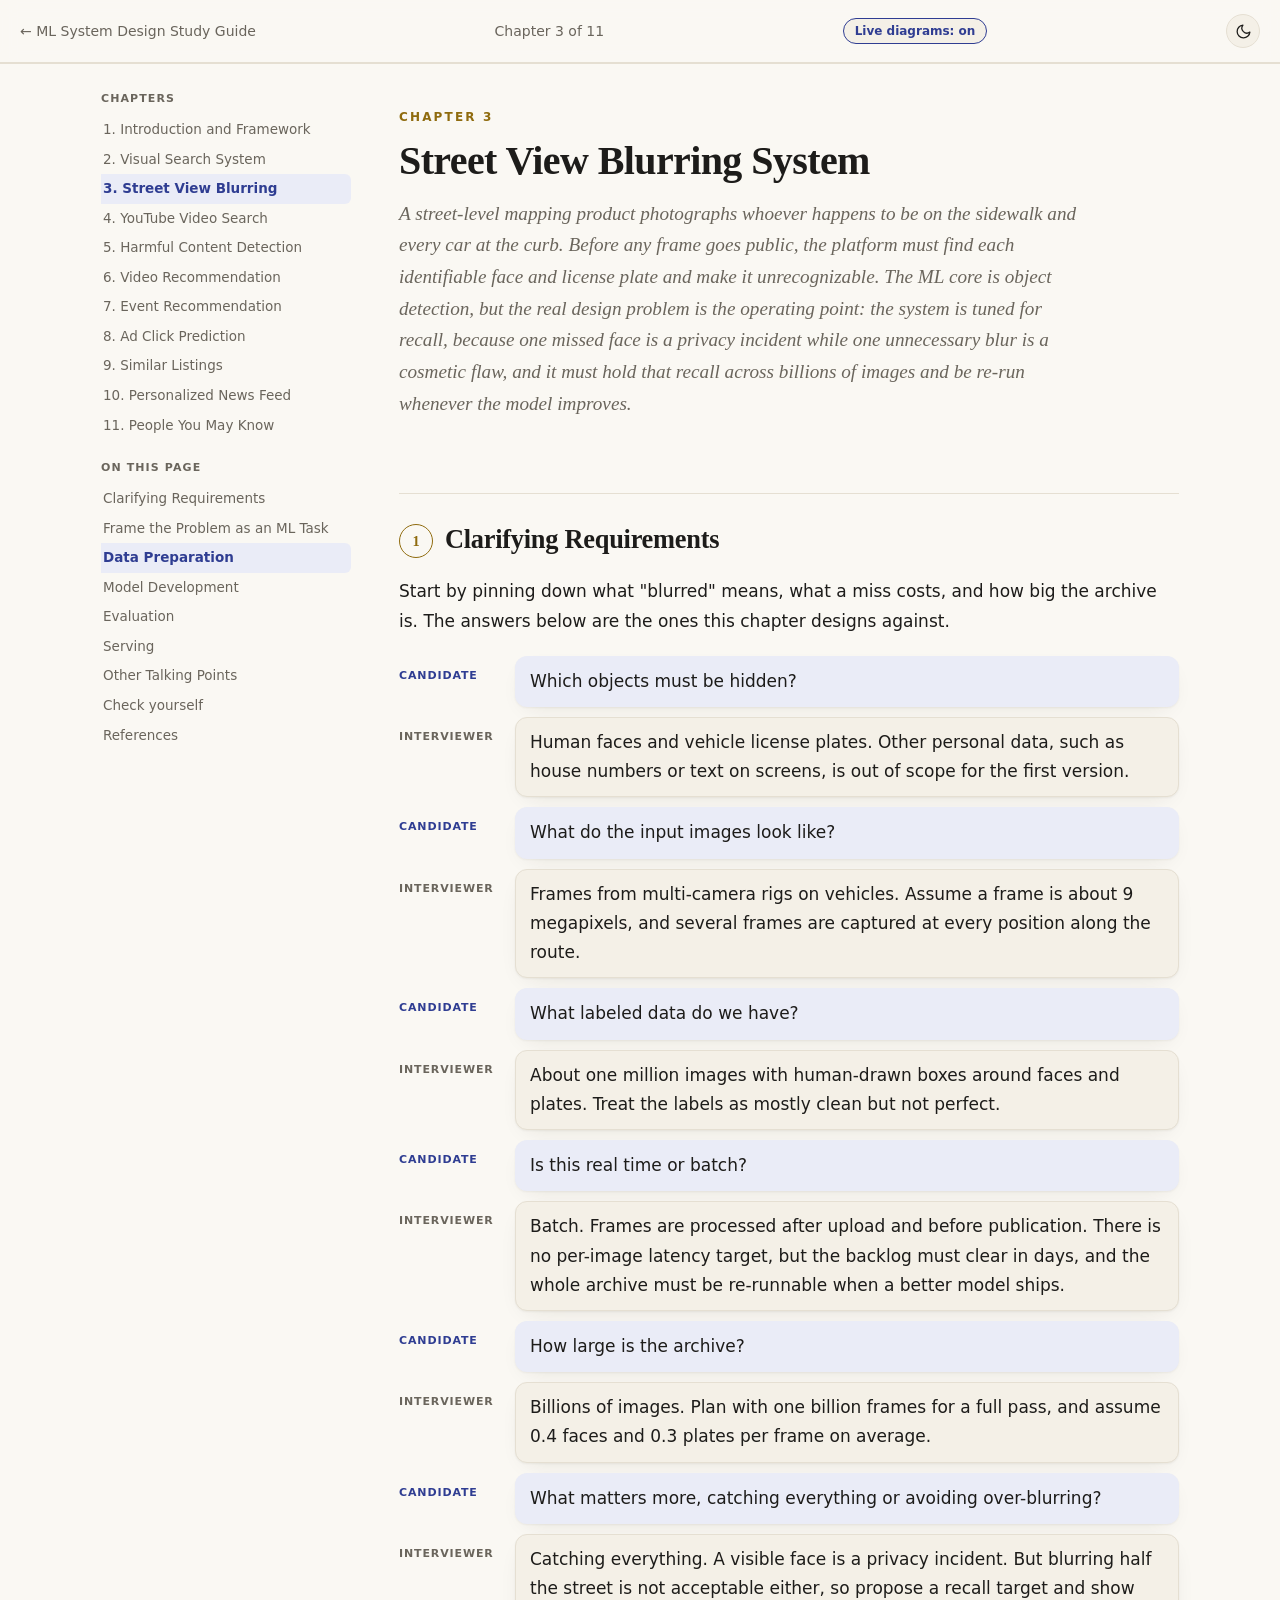
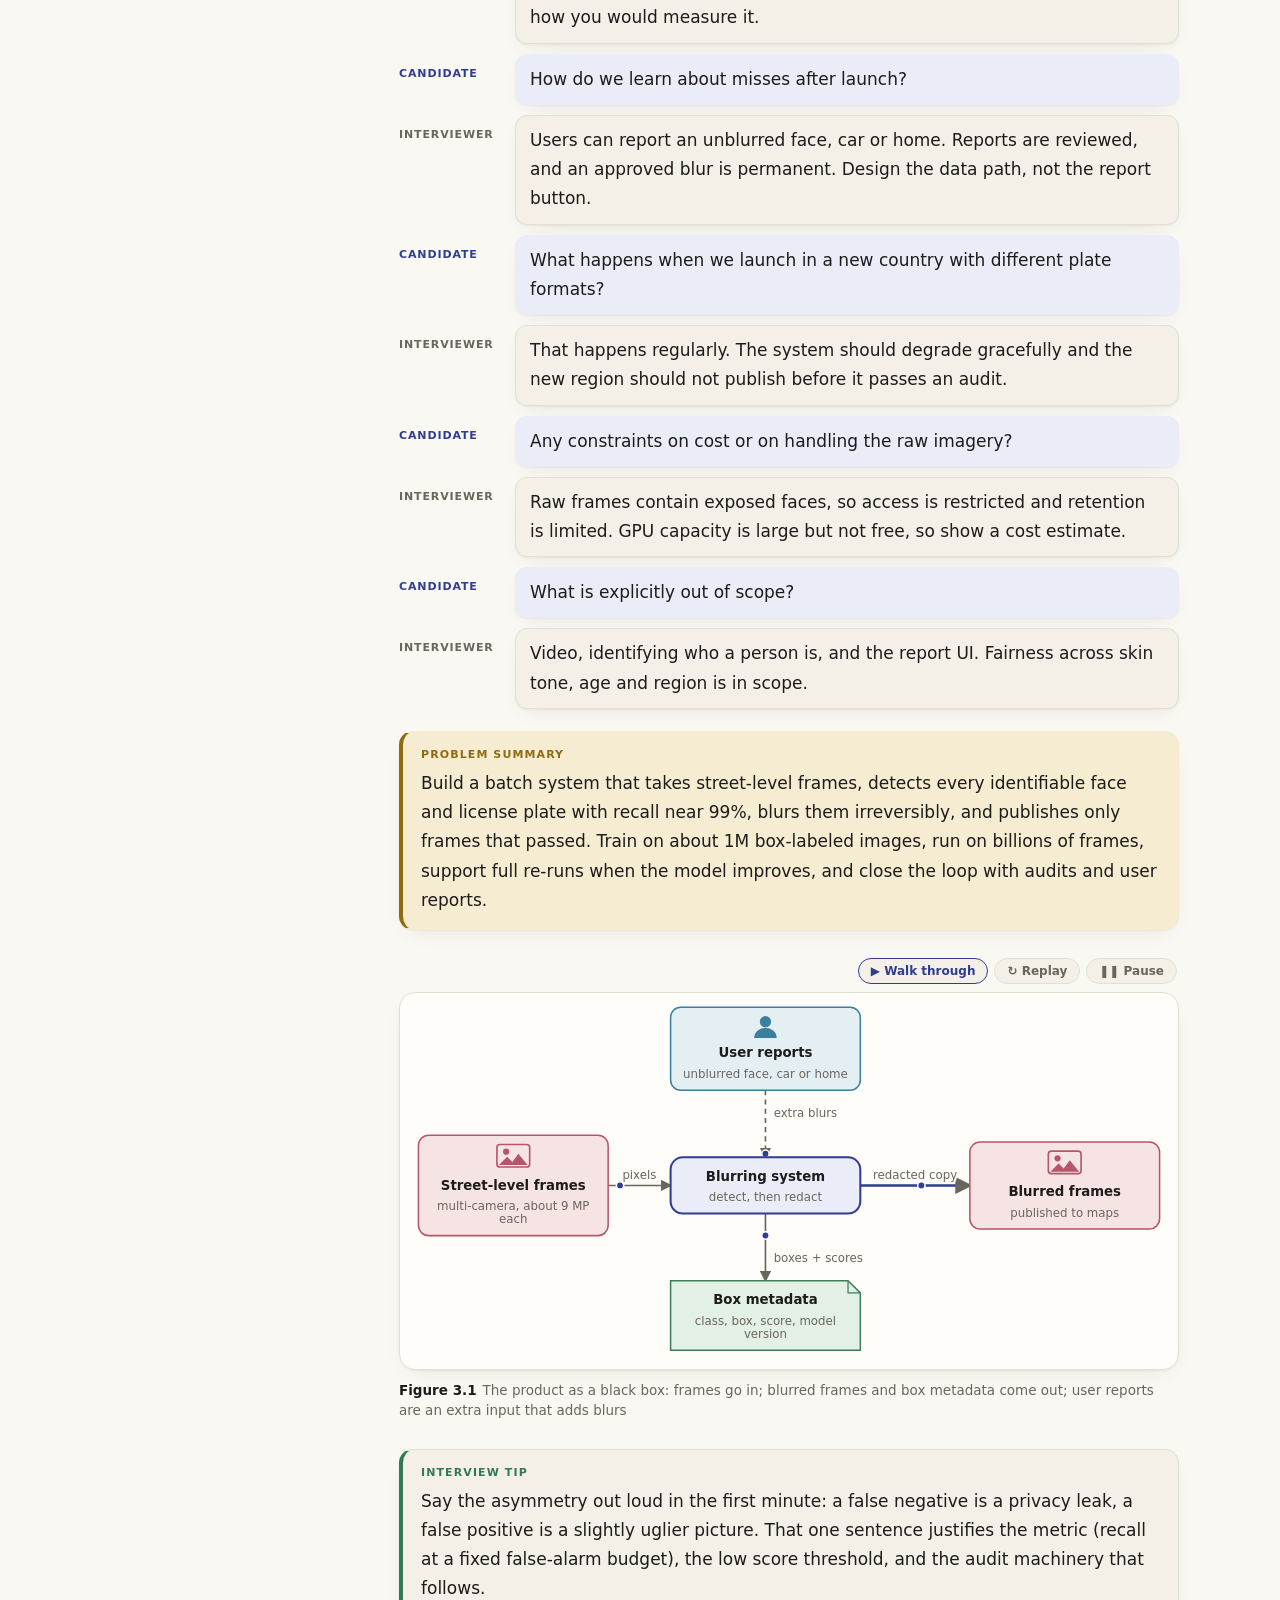
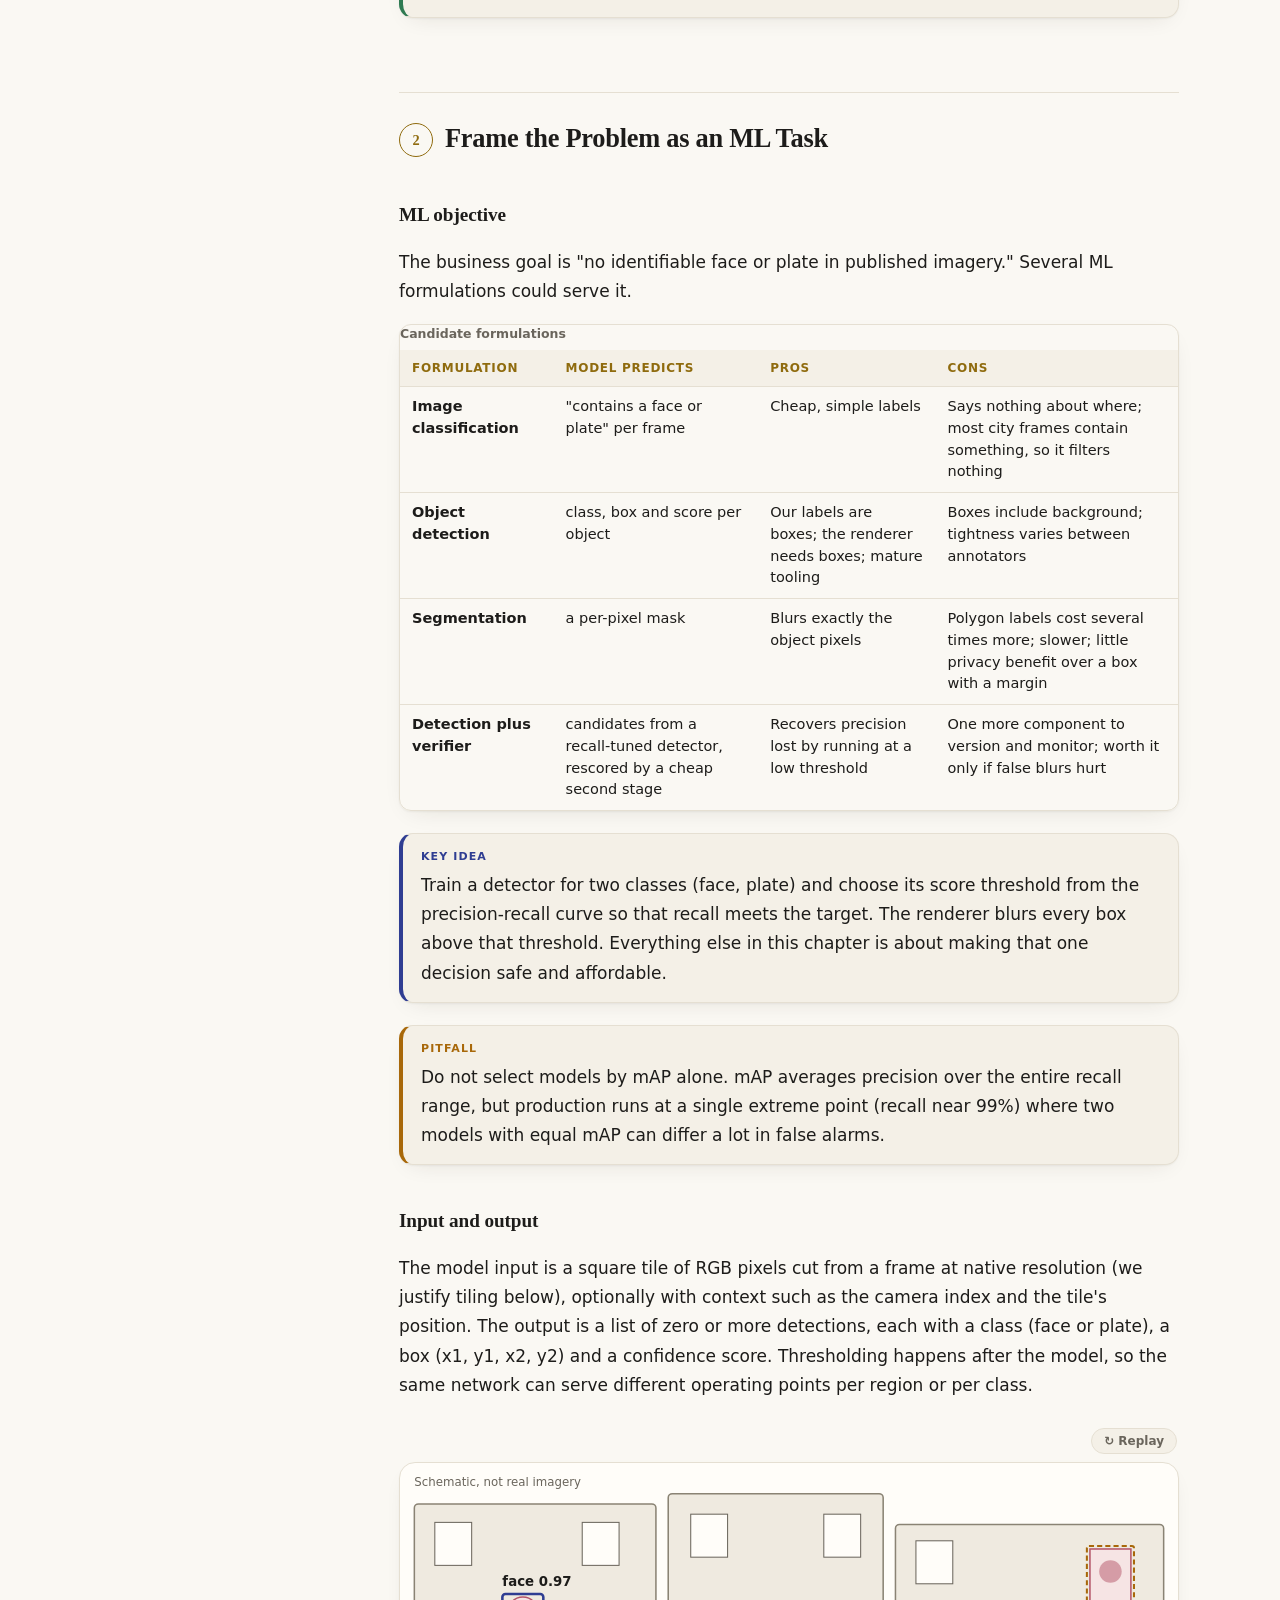
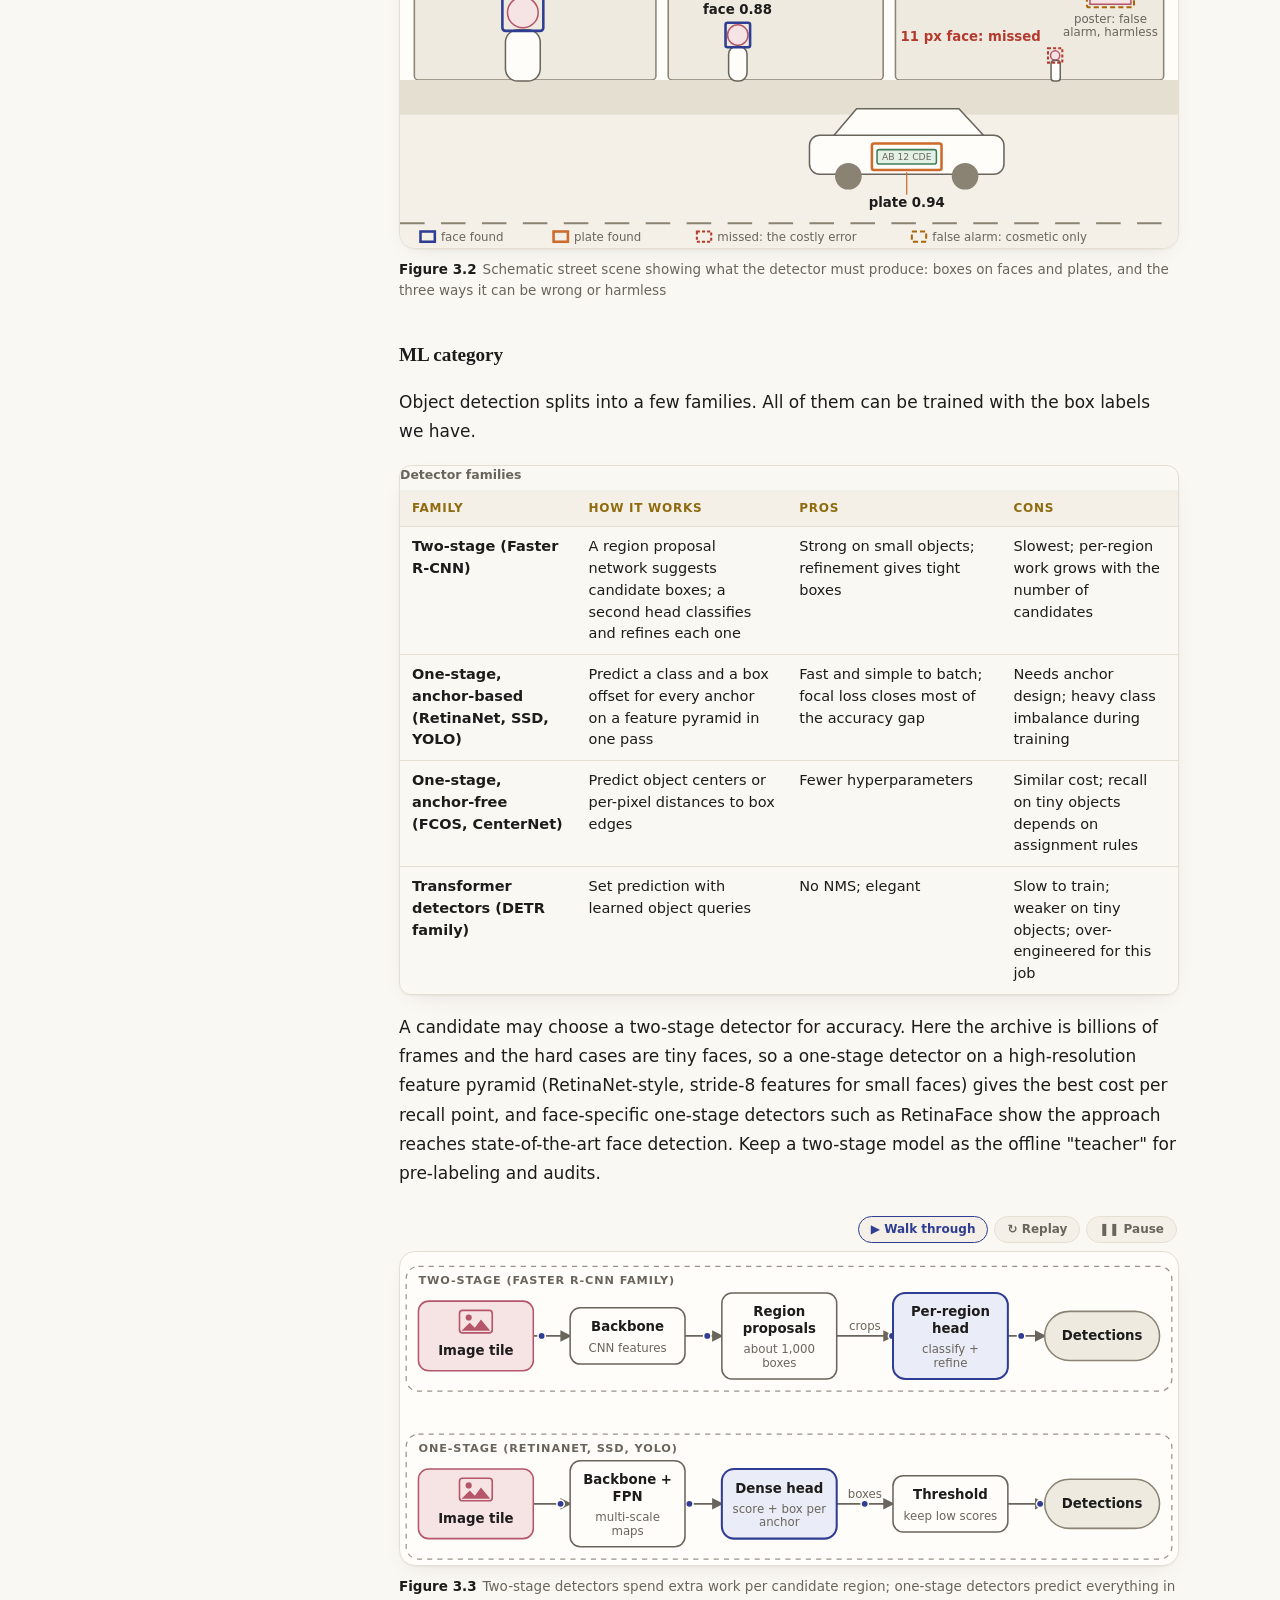
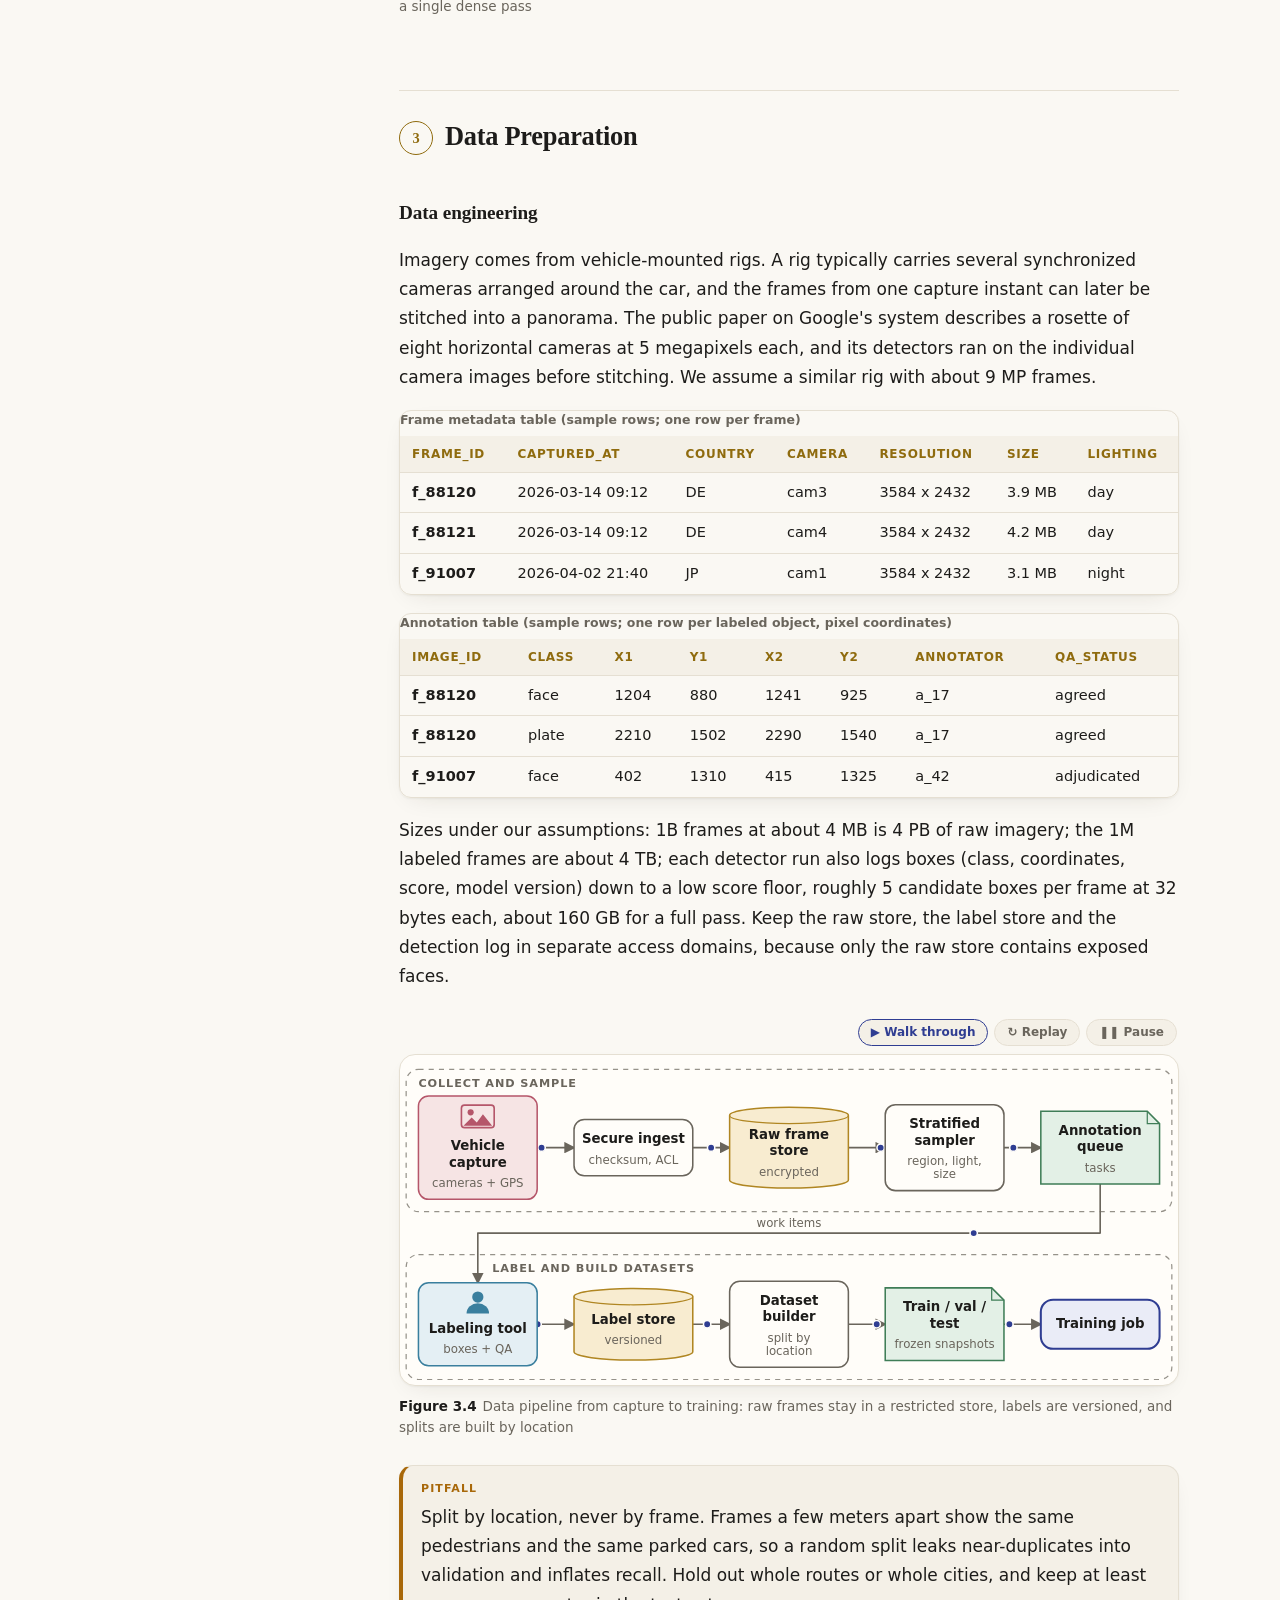
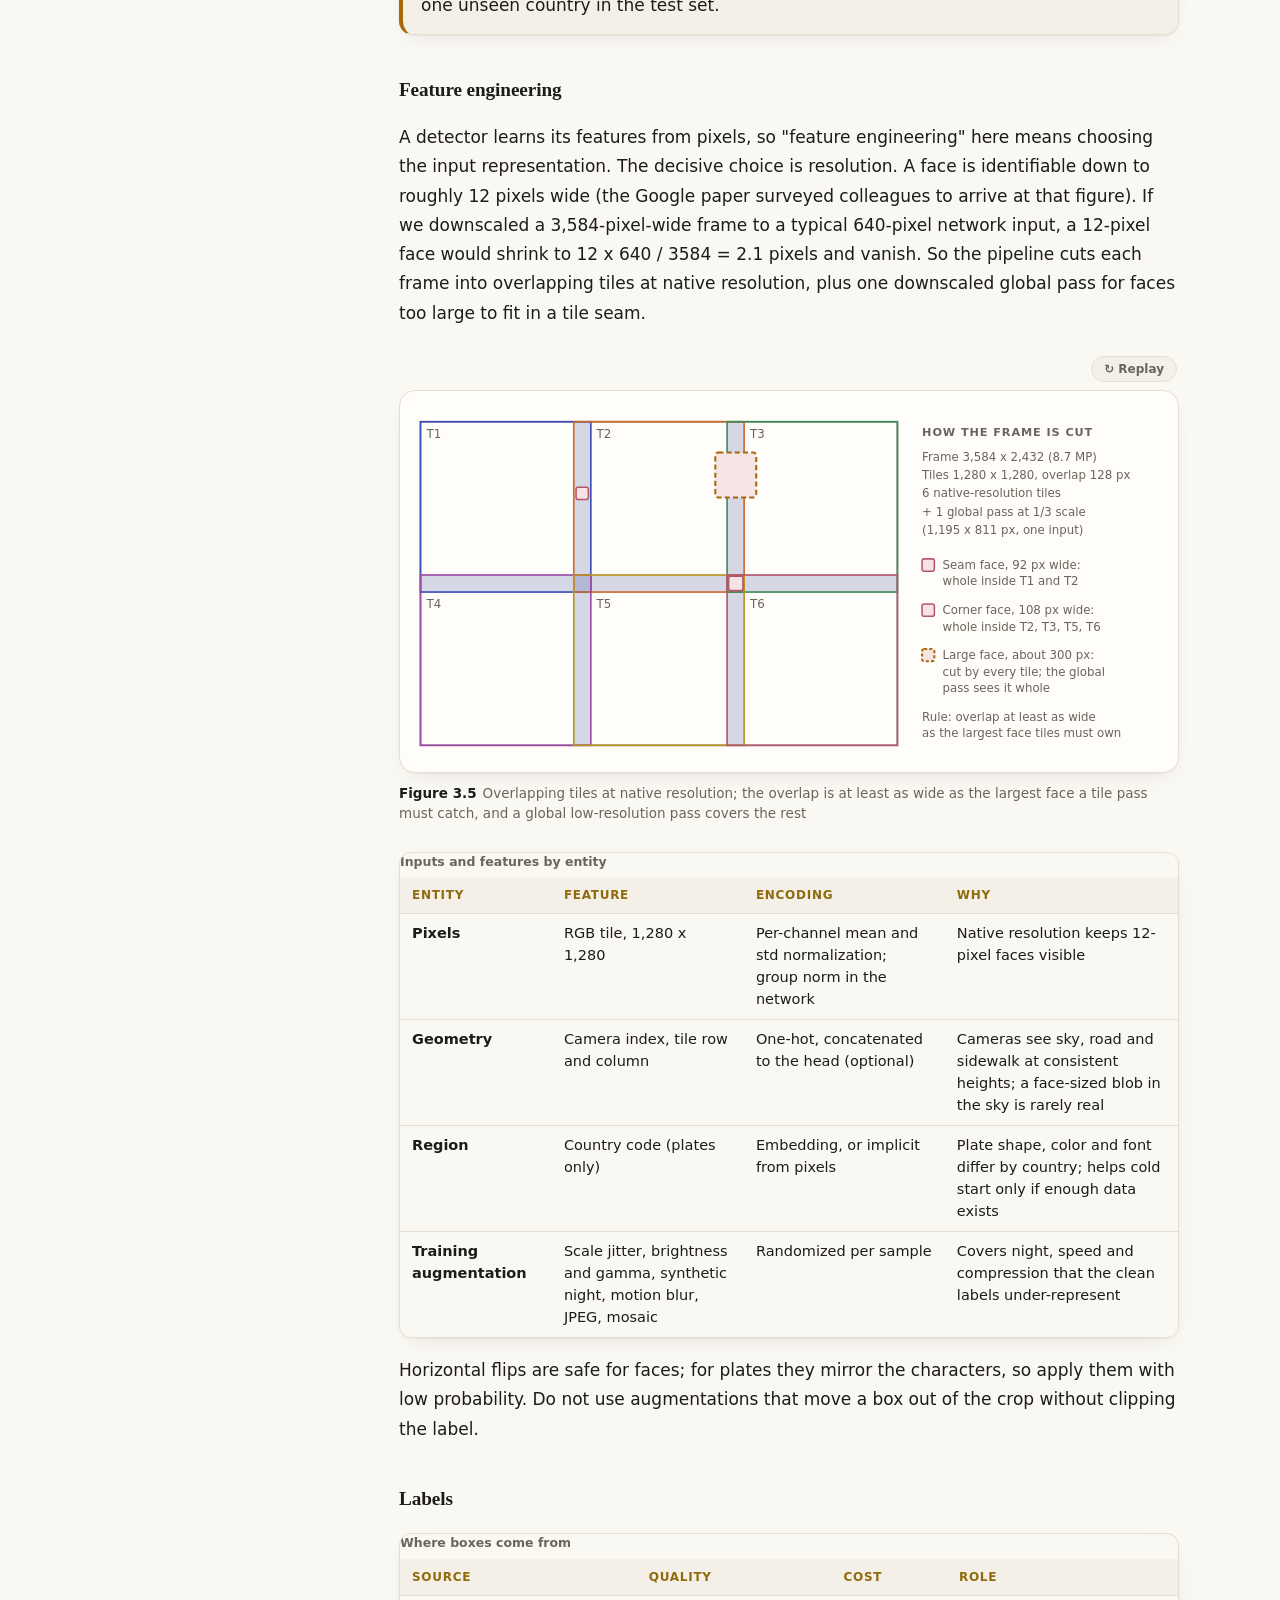
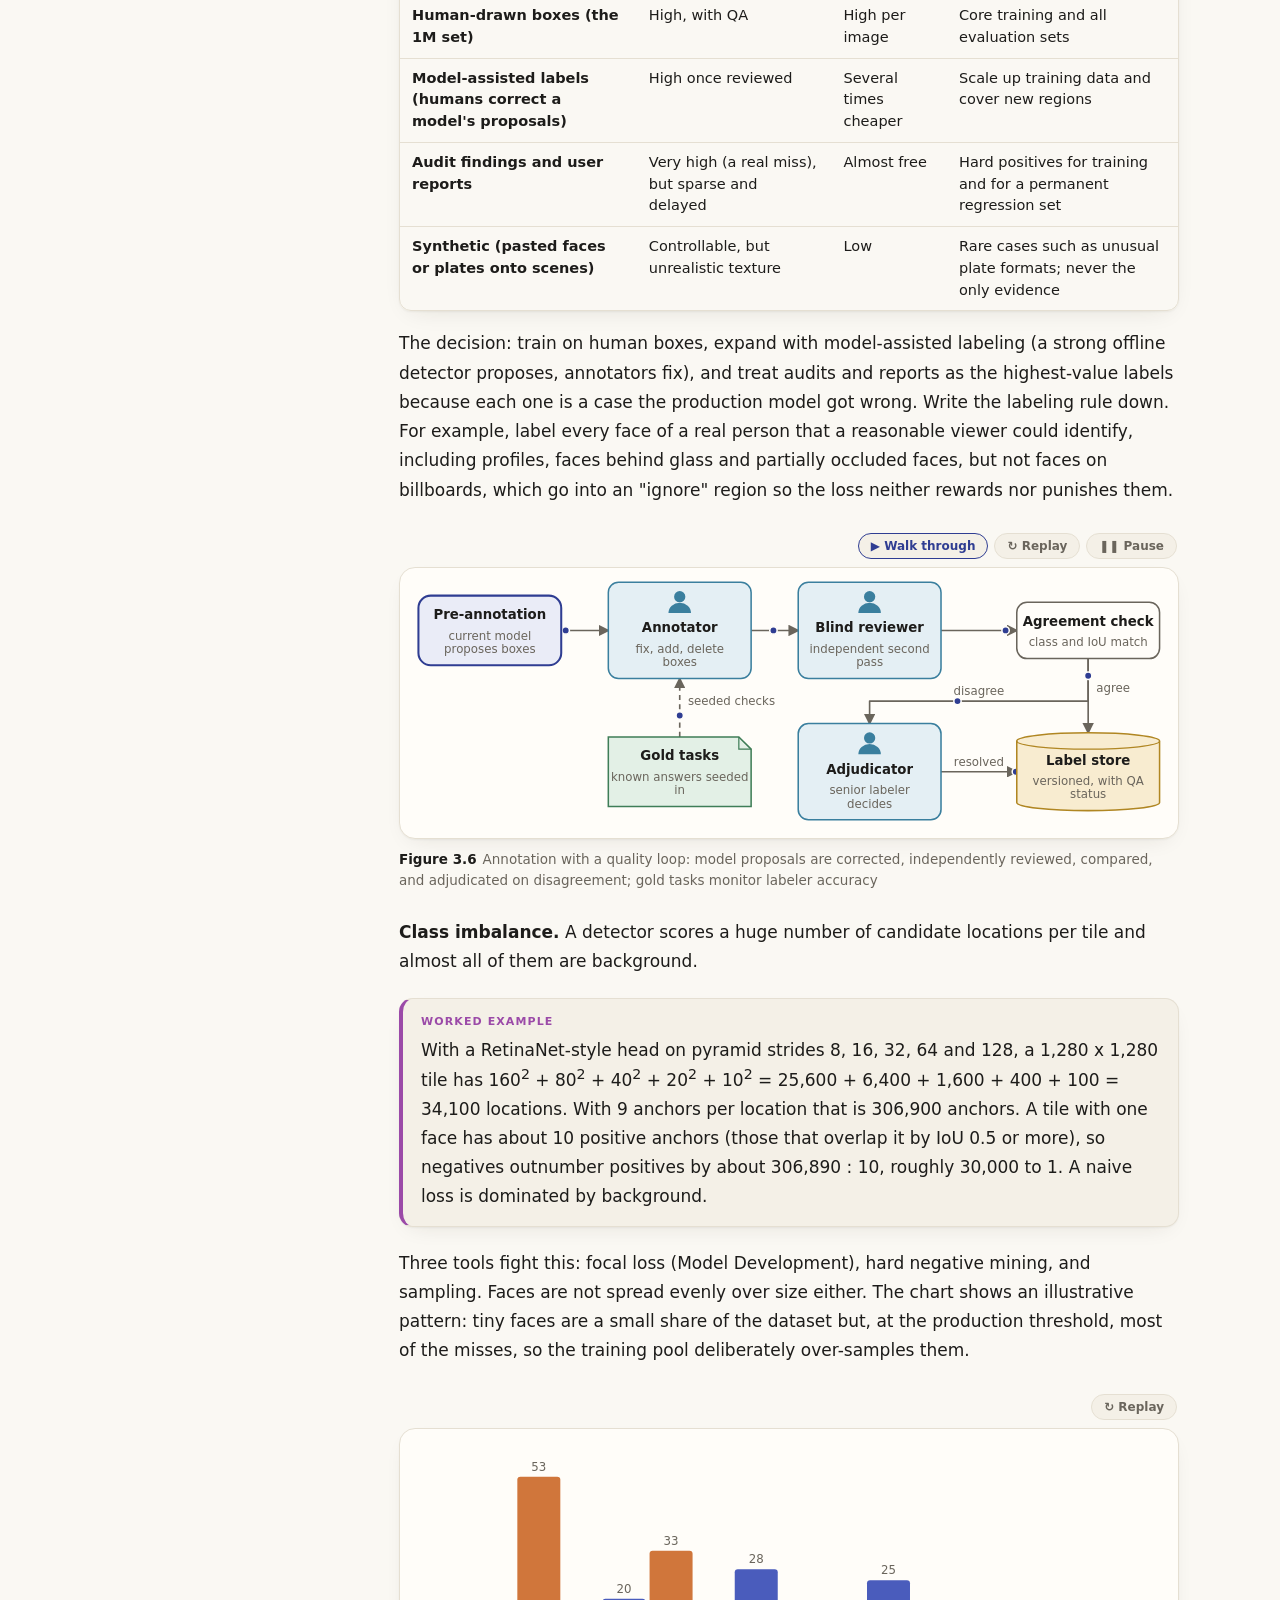
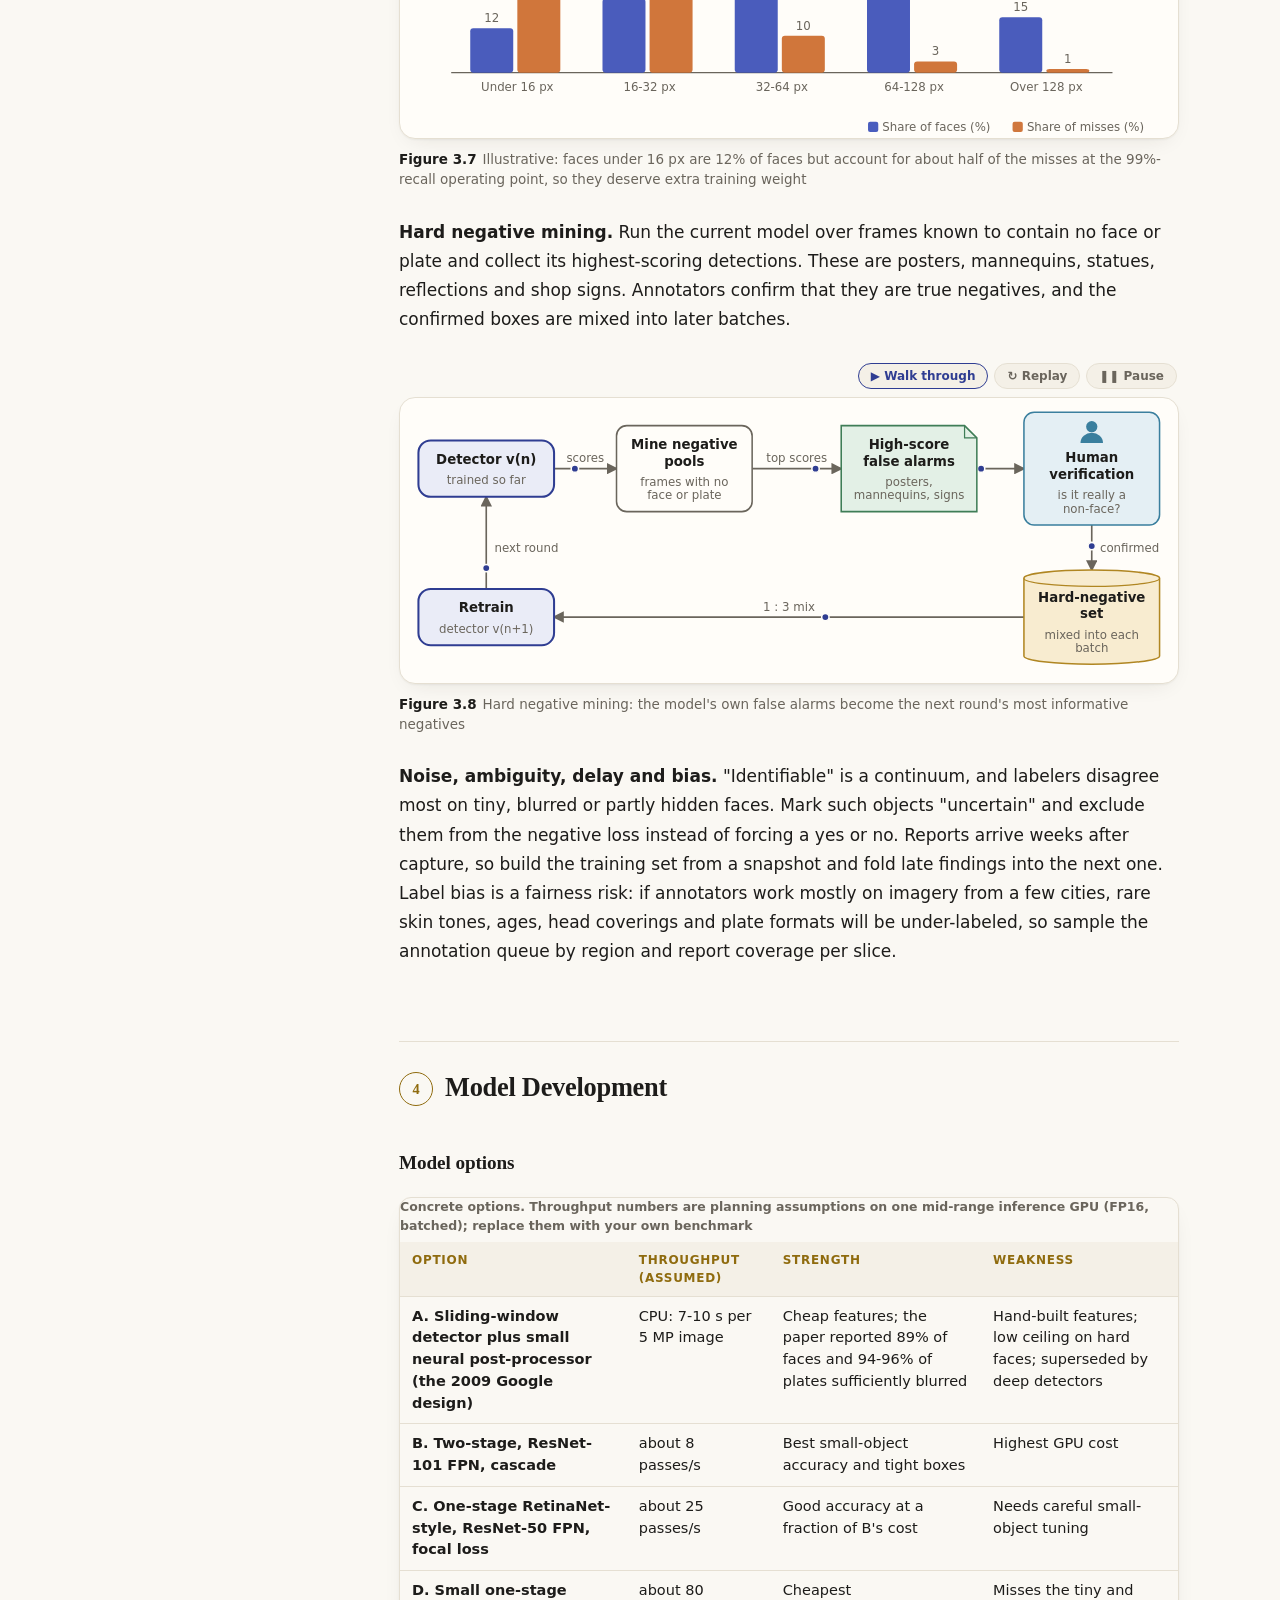
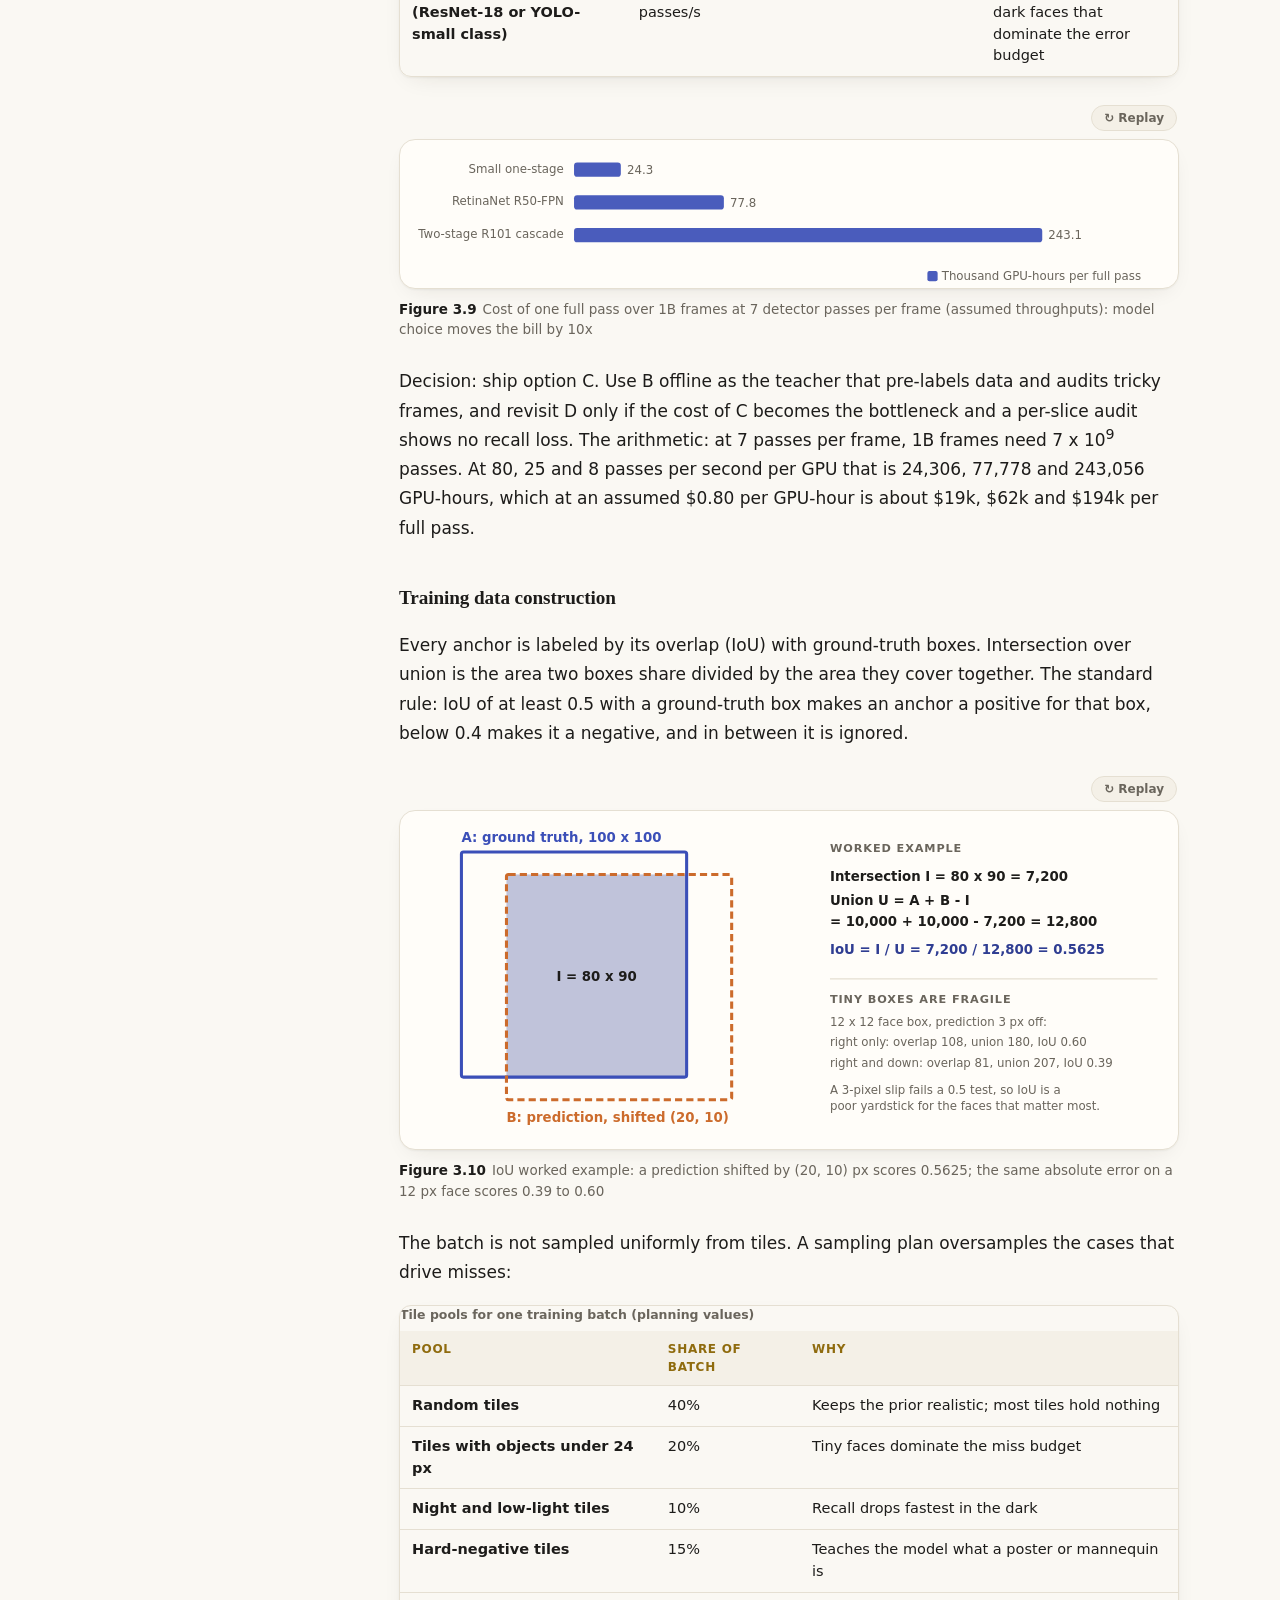
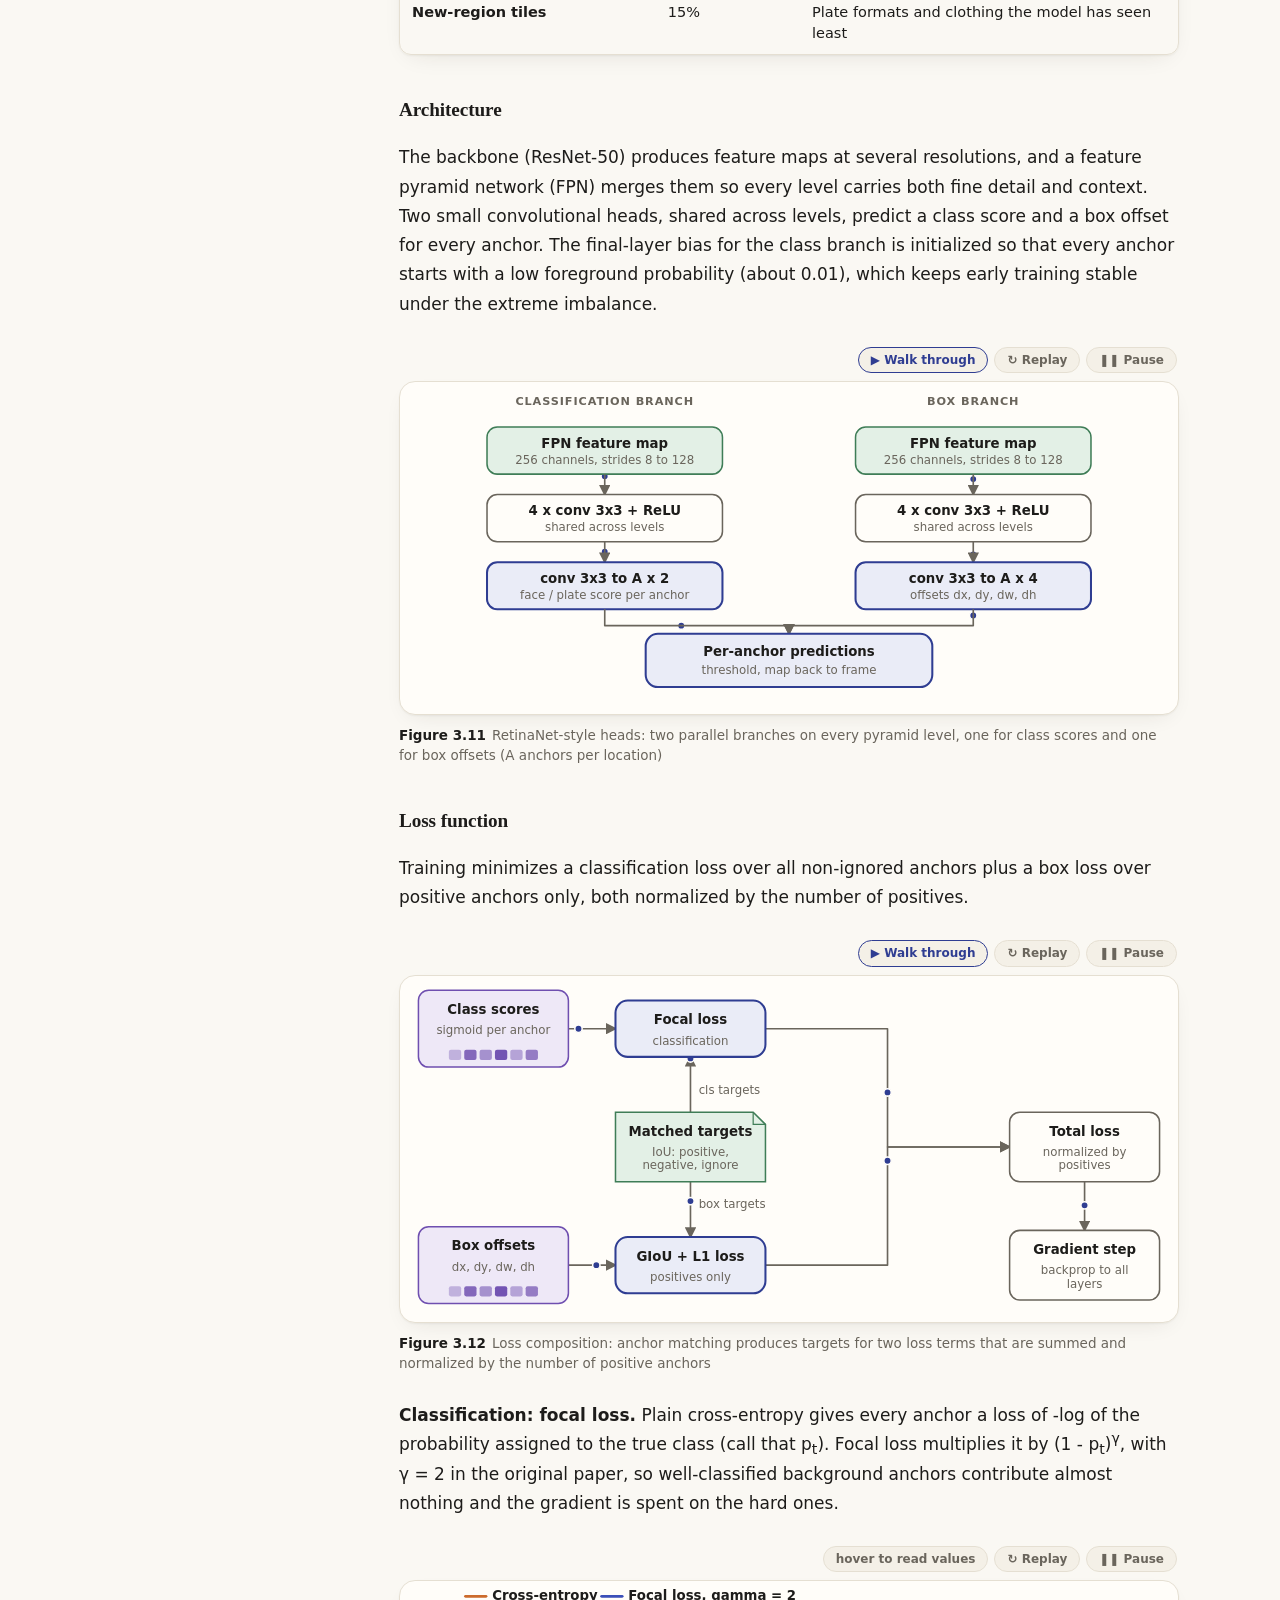
<file: mlsd/street-view-blurring.html>
<!doctype html>
<html lang="en">
<head>
<meta charset="utf-8">
<meta name="viewport" content="width=device-width,initial-scale=1">
<title>Street View Blurring System</title>
<script>(function(){try{var t=localStorage.getItem("mlsd-theme");if(t!=="light"&&t!=="dark")t=window.matchMedia&&matchMedia("(prefers-color-scheme: dark)").matches?"dark":"light";document.documentElement.setAttribute("data-theme",t)}catch(e){}})()</script>
<link rel="stylesheet" href="assets/style.css">
</head>
<body data-slug="street-view-blurring">
<div class="topbar"><a href="index.html">&larr; ML System Design Study Guide</a><span style="color:var(--muted)">Chapter 3 of 11</span></div>
<div class="layout"><aside class="toc" id="toc"></aside>
<main>
<div class="kicker">Chapter 3</div>
<h1>Street View Blurring System</h1>
<p class="lead">A street-level mapping product photographs whoever happens to be on the sidewalk and every car at the curb. Before any frame goes public, the platform must find each identifiable face and license plate and make it unrecognizable. The ML core is object detection, but the real design problem is the operating point: the system is tuned for recall, because one missed face is a privacy incident while one unnecessary blur is a cosmetic flaw, and it must hold that recall across billions of images and be re-run whenever the model improves.</p>

<h2>Clarifying Requirements</h2>
<p>Start by pinning down what "blurred" means, what a miss costs, and how big the archive is. The answers below are the ones this chapter designs against.</p>
<div class="dlg">
<div class="turn c"><span>Candidate</span><p>Which objects must be hidden?</p></div>
<div class="turn i"><span>Interviewer</span><p>Human faces and vehicle license plates. Other personal data, such as house numbers or text on screens, is out of scope for the first version.</p></div>
<div class="turn c"><span>Candidate</span><p>What do the input images look like?</p></div>
<div class="turn i"><span>Interviewer</span><p>Frames from multi-camera rigs on vehicles. Assume a frame is about 9 megapixels, and several frames are captured at every position along the route.</p></div>
<div class="turn c"><span>Candidate</span><p>What labeled data do we have?</p></div>
<div class="turn i"><span>Interviewer</span><p>About one million images with human-drawn boxes around faces and plates. Treat the labels as mostly clean but not perfect.</p></div>
<div class="turn c"><span>Candidate</span><p>Is this real time or batch?</p></div>
<div class="turn i"><span>Interviewer</span><p>Batch. Frames are processed after upload and before publication. There is no per-image latency target, but the backlog must clear in days, and the whole archive must be re-runnable when a better model ships.</p></div>
<div class="turn c"><span>Candidate</span><p>How large is the archive?</p></div>
<div class="turn i"><span>Interviewer</span><p>Billions of images. Plan with one billion frames for a full pass, and assume 0.4 faces and 0.3 plates per frame on average.</p></div>
<div class="turn c"><span>Candidate</span><p>What matters more, catching everything or avoiding over-blurring?</p></div>
<div class="turn i"><span>Interviewer</span><p>Catching everything. A visible face is a privacy incident. But blurring half the street is not acceptable either, so propose a recall target and show how you would measure it.</p></div>
<div class="turn c"><span>Candidate</span><p>How do we learn about misses after launch?</p></div>
<div class="turn i"><span>Interviewer</span><p>Users can report an unblurred face, car or home. Reports are reviewed, and an approved blur is permanent. Design the data path, not the report button.</p></div>
<div class="turn c"><span>Candidate</span><p>What happens when we launch in a new country with different plate formats?</p></div>
<div class="turn i"><span>Interviewer</span><p>That happens regularly. The system should degrade gracefully and the new region should not publish before it passes an audit.</p></div>
<div class="turn c"><span>Candidate</span><p>Any constraints on cost or on handling the raw imagery?</p></div>
<div class="turn i"><span>Interviewer</span><p>Raw frames contain exposed faces, so access is restricted and retention is limited. GPU capacity is large but not free, so show a cost estimate.</p></div>
<div class="turn c"><span>Candidate</span><p>What is explicitly out of scope?</p></div>
<div class="turn i"><span>Interviewer</span><p>Video, identifying who a person is, and the report UI. Fairness across skin tone, age and region is in scope.</p></div>
</div>
<div class="summary"><p>Build a batch system that takes street-level frames, detects every identifiable face and license plate with recall near 99%, blurs them irreversibly, and publishes only frames that passed. Train on about 1M box-labeled images, run on billions of frames, support full re-runs when the model improves, and close the loop with audits and user reports.</p></div>

<script type="application/json" class="dg" data-cap="The product as a black box: frames go in; blurred frames and box metadata come out; user reports are an extra input that adds blurs">
{"type":"graph","cols":3,
 "nodes":[
  {"id":"rep","t":"User reports","s":"unblurred face, car or home","c":1,"r":0,"k":"user"},
  {"id":"raw","t":"Street-level frames","s":"multi-camera, about 9 MP each","c":0,"r":1,"k":"img"},
  {"id":"sys","t":"Blurring system","s":"detect, then redact","c":1,"r":1,"k":"model"},
  {"id":"pub","t":"Blurred frames","s":"published to maps","c":2,"r":1,"k":"img"},
  {"id":"meta","t":"Box metadata","s":"class, box, score, model version","c":1,"r":2,"k":"data"}],
 "edges":[["raw","sys","pixels"],["sys","pub","redacted copy",{"hl":1}],["rep","sys","extra blurs",{"d":1}],["sys","meta","boxes + scores"]]}
</script>

<div class="callout tip"><p>Say the asymmetry out loud in the first minute: a false negative is a privacy leak, a false positive is a slightly uglier picture. That one sentence justifies the metric (recall at a fixed false-alarm budget), the low score threshold, and the audit machinery that follows.</p></div>

<h2>Frame the Problem as an ML Task</h2>

<h3>ML objective</h3>
<p>The business goal is "no identifiable face or plate in published imagery." Several ML formulations could serve it.</p>
<table>
<caption>Candidate formulations</caption>
<tr><th>Formulation</th><th>Model predicts</th><th>Pros</th><th>Cons</th></tr>
<tr><td>Image classification</td><td>"contains a face or plate" per frame</td><td>Cheap, simple labels</td><td>Says nothing about where; most city frames contain something, so it filters nothing</td></tr>
<tr><td>Object detection</td><td>class, box and score per object</td><td>Our labels are boxes; the renderer needs boxes; mature tooling</td><td>Boxes include background; tightness varies between annotators</td></tr>
<tr><td>Segmentation</td><td>a per-pixel mask</td><td>Blurs exactly the object pixels</td><td>Polygon labels cost several times more; slower; little privacy benefit over a box with a margin</td></tr>
<tr><td>Detection plus verifier</td><td>candidates from a recall-tuned detector, rescored by a cheap second stage</td><td>Recovers precision lost by running at a low threshold</td><td>One more component to version and monitor; worth it only if false blurs hurt</td></tr>
</table>
<div class="callout key"><p>Train a detector for two classes (face, plate) and choose its score threshold from the precision-recall curve so that recall meets the target. The renderer blurs every box above that threshold. Everything else in this chapter is about making that one decision safe and affordable.</p></div>
<div class="callout warn"><p>Do not select models by mAP alone. mAP averages precision over the entire recall range, but production runs at a single extreme point (recall near 99%) where two models with equal mAP can differ a lot in false alarms.</p></div>

<h3>Input and output</h3>
<p>The model input is a square tile of RGB pixels cut from a frame at native resolution (we justify tiling below), optionally with context such as the camera index and the tile's position. The output is a list of zero or more detections, each with a class (face or plate), a box (x1, y1, x2, y2) and a confidence score. Thresholding happens after the model, so the same network can serve different operating points per region or per class.</p>
<script type="application/json" class="dg" data-cap="Schematic street scene showing what the detector must produce: boxes on faces and plates, and the three ways it can be wrong or harmless" data-tpl="t-scene">
{"type":"svg","tpl":"t-scene"}
</script>
<template id="t-scene">
<svg class="fig" viewBox="0 0 760 376" role="img" aria-label="Schematic street scene with detected face and plate boxes, a missed far face and a poster false alarm">
<text class="ns" x="14" y="22">Schematic, not real imagery</text>
<rect class="nd n-io" x="14" y="40" width="236" height="172" rx="4"/>
<rect class="nd n-svc" x="34" y="58" width="36" height="42" style="stroke-width:1"/>
<rect class="nd n-svc" x="178" y="58" width="36" height="42" style="stroke-width:1"/>
<rect class="nd n-io" x="262" y="30" width="210" height="182" rx="4"/>
<rect class="nd n-svc" x="284" y="50" width="36" height="42" style="stroke-width:1"/>
<rect class="nd n-svc" x="414" y="50" width="36" height="42" style="stroke-width:1"/>
<rect class="nd n-io" x="484" y="60" width="262" height="152" rx="4"/>
<rect class="nd n-svc" x="504" y="76" width="36" height="42" style="stroke-width:1"/>
<rect x="0" y="212" width="760" height="34" style="fill:var(--line)"/>
<rect x="0" y="246" width="760" height="130" style="fill:var(--card)"/>
<line x1="0" y1="352" x2="760" y2="352" style="stroke:var(--io-s);stroke-width:2;stroke-dasharray:24 16"/>
<!-- near pedestrian -->
<circle class="nd n-img" cx="120" cy="146" r="15"/>
<rect class="nd n-svc" x="103" y="163" width="34" height="50" rx="12"/>
<rect x="100" y="128" width="40" height="36" rx="3" style="fill:none;stroke:var(--accent);stroke-width:2.5"/>
<text class="nt" x="100" y="120">face 0.97</text>
<!-- mid pedestrian -->
<circle class="nd n-img" cx="330" cy="168" r="10"/>
<rect class="nd n-svc" x="321" y="179" width="18" height="34" rx="8"/>
<rect x="318" y="156" width="24" height="24" rx="2" style="fill:none;stroke:var(--accent);stroke-width:2.5"/>
<text class="nt" x="296" y="148">face 0.88</text>
<!-- far pedestrian, missed -->
<circle class="nd n-img" cx="640" cy="188" r="4.5"/>
<rect class="nd n-svc" x="636" y="193" width="9" height="20" rx="3"/>
<rect x="633" y="181" width="14" height="14" style="fill:none;stroke:var(--bad);stroke-width:2;stroke-dasharray:3 2"/>
<text class="nt" x="626" y="174" text-anchor="end" style="fill:var(--bad)">11 px face: missed</text>
<!-- car with plate -->
<rect class="nd n-svc" x="400" y="266" width="190" height="38" rx="10"/>
<path class="nd n-svc" d="M424 266 L446 240 H546 L570 266 Z"/>
<circle cx="438" cy="306" r="13" style="fill:var(--io-s)"/>
<circle cx="552" cy="306" r="13" style="fill:var(--io-s)"/>
<rect class="nd n-data" x="466" y="280" width="58" height="14" rx="2"/>
<text class="ns" x="495" y="290.5" text-anchor="middle" style="font-size:9px">AB 12 CDE</text>
<rect x="461" y="274" width="68" height="26" rx="2" style="fill:none;stroke:var(--c1);stroke-width:2.5"/>
<text class="nt" x="495" y="336" text-anchor="middle">plate 0.94</text>
<line x1="495" y1="302" x2="495" y2="324" style="stroke:var(--c1);stroke-width:1.2"/>
<!-- poster -->
<rect class="nd n-img" x="674" y="84" width="40" height="54"/>
<circle cx="694" cy="106" r="11" style="fill:var(--img-s);opacity:.5"/>
<rect x="671" y="81" width="46" height="60" rx="2" style="fill:none;stroke:var(--warn);stroke-width:2;stroke-dasharray:5 3"/>
<text class="ns" x="694" y="156" text-anchor="middle">poster: false</text>
<text class="ns" x="694" y="169" text-anchor="middle">alarm, harmless</text>
<!-- legend -->
<rect x="20" y="360" width="14" height="10" style="fill:none;stroke:var(--accent);stroke-width:2.5"/><text class="ns" x="40" y="369">face found</text>
<rect x="150" y="360" width="14" height="10" style="fill:none;stroke:var(--c1);stroke-width:2.5"/><text class="ns" x="170" y="369">plate found</text>
<rect x="290" y="360" width="14" height="10" style="fill:none;stroke:var(--bad);stroke-width:2;stroke-dasharray:3 2"/><text class="ns" x="310" y="369">missed: the costly error</text>
<rect x="500" y="360" width="14" height="10" style="fill:none;stroke:var(--warn);stroke-width:2;stroke-dasharray:5 3"/><text class="ns" x="520" y="369">false alarm: cosmetic only</text>
</svg>
</template>

<h3>ML category</h3>
<p>Object detection splits into a few families. All of them can be trained with the box labels we have.</p>
<table>
<caption>Detector families</caption>
<tr><th>Family</th><th>How it works</th><th>Pros</th><th>Cons</th></tr>
<tr><td>Two-stage (Faster R-CNN)</td><td>A region proposal network suggests candidate boxes; a second head classifies and refines each one</td><td>Strong on small objects; refinement gives tight boxes</td><td>Slowest; per-region work grows with the number of candidates</td></tr>
<tr><td>One-stage, anchor-based (RetinaNet, SSD, YOLO)</td><td>Predict a class and a box offset for every anchor on a feature pyramid in one pass</td><td>Fast and simple to batch; focal loss closes most of the accuracy gap</td><td>Needs anchor design; heavy class imbalance during training</td></tr>
<tr><td>One-stage, anchor-free (FCOS, CenterNet)</td><td>Predict object centers or per-pixel distances to box edges</td><td>Fewer hyperparameters</td><td>Similar cost; recall on tiny objects depends on assignment rules</td></tr>
<tr><td>Transformer detectors (DETR family)</td><td>Set prediction with learned object queries</td><td>No NMS; elegant</td><td>Slow to train; weaker on tiny objects; over-engineered for this job</td></tr>
</table>
<p>A candidate may choose a two-stage detector for accuracy. Here the archive is billions of frames and the hard cases are tiny faces, so a one-stage detector on a high-resolution feature pyramid (RetinaNet-style, stride-8 features for small faces) gives the best cost per recall point, and face-specific one-stage detectors such as RetinaFace show the approach reaches state-of-the-art face detection. Keep a two-stage model as the offline "teacher" for pre-labeling and audits.</p>
<script type="application/json" class="dg" data-cap="Two-stage detectors spend extra work per candidate region; one-stage detectors predict everything in a single dense pass">
{"type":"graph","cols":5,
 "groups":[{"t":"Two-stage (Faster R-CNN family)","c0":0,"c1":4,"r0":0,"r1":0},{"t":"One-stage (RetinaNet, SSD, YOLO)","c0":0,"c1":4,"r0":1,"r1":1}],
 "nodes":[
  {"id":"i1","t":"Image tile","c":0,"r":0,"k":"img"},
  {"id":"b1","t":"Backbone","s":"CNN features","c":1,"r":0},
  {"id":"rpn","t":"Region proposals","s":"about 1,000 boxes","c":2,"r":0},
  {"id":"roi","t":"Per-region head","s":"classify + refine","c":3,"r":0,"k":"model"},
  {"id":"o1","t":"Detections","c":4,"r":0,"k":"io"},
  {"id":"i2","t":"Image tile","c":0,"r":1,"k":"img"},
  {"id":"b2","t":"Backbone + FPN","s":"multi-scale maps","c":1,"r":1},
  {"id":"dh","t":"Dense head","s":"score + box per anchor","c":2,"r":1,"k":"model"},
  {"id":"th","t":"Threshold","s":"keep low scores","c":3,"r":1},
  {"id":"o2","t":"Detections","c":4,"r":1,"k":"io"}],
 "edges":[["i1","b1"],["b1","rpn"],["rpn","roi","crops"],["roi","o1"],["i2","b2"],["b2","dh"],["dh","th","boxes"],["th","o2"]]}
</script>

<h2>Data Preparation</h2>

<h3>Data engineering</h3>
<p>Imagery comes from vehicle-mounted rigs. A rig typically carries several synchronized cameras arranged around the car, and the frames from one capture instant can later be stitched into a panorama. The public paper on Google's system describes a rosette of eight horizontal cameras at 5 megapixels each, and its detectors ran on the individual camera images before stitching. We assume a similar rig with about 9 MP frames.</p>
<table>
<caption>Frame metadata table (sample rows; one row per frame)</caption>
<tr><th>frame_id</th><th>captured_at</th><th>country</th><th>camera</th><th>resolution</th><th>size</th><th>lighting</th></tr>
<tr><td>f_88120</td><td>2026-03-14 09:12</td><td>DE</td><td>cam3</td><td>3584 x 2432</td><td>3.9 MB</td><td>day</td></tr>
<tr><td>f_88121</td><td>2026-03-14 09:12</td><td>DE</td><td>cam4</td><td>3584 x 2432</td><td>4.2 MB</td><td>day</td></tr>
<tr><td>f_91007</td><td>2026-04-02 21:40</td><td>JP</td><td>cam1</td><td>3584 x 2432</td><td>3.1 MB</td><td>night</td></tr>
</table>
<table>
<caption>Annotation table (sample rows; one row per labeled object, pixel coordinates)</caption>
<tr><th>image_id</th><th>class</th><th>x1</th><th>y1</th><th>x2</th><th>y2</th><th>annotator</th><th>qa_status</th></tr>
<tr><td>f_88120</td><td>face</td><td>1204</td><td>880</td><td>1241</td><td>925</td><td>a_17</td><td>agreed</td></tr>
<tr><td>f_88120</td><td>plate</td><td>2210</td><td>1502</td><td>2290</td><td>1540</td><td>a_17</td><td>agreed</td></tr>
<tr><td>f_91007</td><td>face</td><td>402</td><td>1310</td><td>415</td><td>1325</td><td>a_42</td><td>adjudicated</td></tr>
</table>
<p>Sizes under our assumptions: 1B frames at about 4 MB is 4 PB of raw imagery; the 1M labeled frames are about 4 TB; each detector run also logs boxes (class, coordinates, score, model version) down to a low score floor, roughly 5 candidate boxes per frame at 32 bytes each, about 160 GB for a full pass. Keep the raw store, the label store and the detection log in separate access domains, because only the raw store contains exposed faces.</p>
<script type="application/json" class="dg" data-cap="Data pipeline from capture to training: raw frames stay in a restricted store, labels are versioned, and splits are built by location">
{"type":"graph","cols":5,
 "groups":[{"t":"Collect and sample","c0":0,"c1":4,"r0":0,"r1":0},{"t":"Label and build datasets","c0":0,"c1":4,"r0":1,"r1":1}],
 "nodes":[
  {"id":"cap","t":"Vehicle capture","s":"cameras + GPS","c":0,"r":0,"k":"img"},
  {"id":"ing","t":"Secure ingest","s":"checksum, ACL","c":1,"r":0},
  {"id":"raw","t":"Raw frame store","s":"encrypted","c":2,"r":0,"k":"store"},
  {"id":"smp","t":"Stratified sampler","s":"region, light, size","c":3,"r":0},
  {"id":"q","t":"Annotation queue","s":"tasks","c":4,"r":0,"k":"data"},
  {"id":"tool","t":"Labeling tool","s":"boxes + QA","c":0,"r":1,"k":"user"},
  {"id":"lab","t":"Label store","s":"versioned","c":1,"r":1,"k":"store"},
  {"id":"bld","t":"Dataset builder","s":"split by location","c":2,"r":1},
  {"id":"ds","t":"Train / val / test","s":"frozen snapshots","c":3,"r":1,"k":"data"},
  {"id":"trn","t":"Training job","c":4,"r":1,"k":"model"}],
 "edges":[["cap","ing"],["ing","raw"],["raw","smp"],["smp","q"],["q","tool","work items",{"sa":"b","sb":"t"}],["tool","lab"],["lab","bld"],["bld","ds"],["ds","trn"]]}
</script>
<div class="callout warn"><p>Split by location, never by frame. Frames a few meters apart show the same pedestrians and the same parked cars, so a random split leaks near-duplicates into validation and inflates recall. Hold out whole routes or whole cities, and keep at least one unseen country in the test set.</p></div>

<h3>Feature engineering</h3>
<p>A detector learns its features from pixels, so "feature engineering" here means choosing the input representation. The decisive choice is resolution. A face is identifiable down to roughly 12 pixels wide (the Google paper surveyed colleagues to arrive at that figure). If we downscaled a 3,584-pixel-wide frame to a typical 640-pixel network input, a 12-pixel face would shrink to 12 x 640 / 3584 = 2.1 pixels and vanish. So the pipeline cuts each frame into overlapping tiles at native resolution, plus one downscaled global pass for faces too large to fit in a tile seam.</p>
<script type="application/json" class="dg" data-cap="Overlapping tiles at native resolution; the overlap is at least as wide as the largest face a tile pass must catch, and a global low-resolution pass covers the rest" data-tpl="t-tiles">
{"type":"svg","tpl":"t-tiles"}
</script>
<template id="t-tiles">
<svg class="fig" viewBox="0 0 760 372" role="img" aria-label="A frame cut into six overlapping tiles with faces on seams">
<rect x="169.76" y="30" width="16.64" height="316.16" style="fill:var(--accent);opacity:.2"/>
<rect x="319.52" y="30" width="16.64" height="316.16" style="fill:var(--accent);opacity:.2"/>
<rect x="20" y="179.76" width="465.92" height="16.64" style="fill:var(--accent);opacity:.2"/>
<rect x="20" y="30" width="465.92" height="316.16" style="fill:none;stroke:var(--svc-s);stroke-width:1.5"/>
<rect x="20" y="30" width="166.4" height="166.4" style="fill:none;stroke:var(--c0);stroke-width:1.6"/>
<rect x="169.76" y="30" width="166.4" height="166.4" style="fill:none;stroke:var(--c1);stroke-width:1.6"/>
<rect x="319.52" y="30" width="166.4" height="166.4" style="fill:none;stroke:var(--c2);stroke-width:1.6"/>
<rect x="20" y="179.76" width="166.4" height="166.4" style="fill:none;stroke:var(--c3);stroke-width:1.6"/>
<rect x="169.76" y="179.76" width="166.4" height="166.4" style="fill:none;stroke:var(--c4);stroke-width:1.6"/>
<rect x="319.52" y="179.76" width="166.4" height="166.4" style="fill:none;stroke:var(--c5);stroke-width:1.6"/>
<text class="ns" x="26" y="46">T1</text><text class="ns" x="192" y="46">T2</text><text class="ns" x="342" y="46">T3</text>
<text class="ns" x="26" y="212">T4</text><text class="ns" x="192" y="212">T5</text><text class="ns" x="342" y="212">T6</text>
<rect class="nd n-img" x="172" y="94" width="12" height="12" rx="2"/>
<rect class="nd n-img" x="321" y="181" width="14" height="14" rx="2"/>
<rect x="308" y="60" width="40" height="44" rx="3" style="fill:var(--img-f);stroke:var(--warn);stroke-width:2;stroke-dasharray:5 3"/>
<text class="gl" x="510" y="44">How the frame is cut</text>
<text class="ns" x="510" y="68">Frame 3,584 x 2,432 (8.7 MP)</text>
<text class="ns" x="510" y="86">Tiles 1,280 x 1,280, overlap 128 px</text>
<text class="ns" x="510" y="104">6 native-resolution tiles</text>
<text class="ns" x="510" y="122">+ 1 global pass at 1/3 scale</text>
<text class="ns" x="510" y="140">(1,195 x 811 px, one input)</text>
<rect class="nd n-img" x="510" y="164" width="12" height="12" rx="2"/>
<text class="ns" x="530" y="174">Seam face, 92 px wide:</text>
<text class="ns" x="530" y="190">whole inside T1 and T2</text>
<rect class="nd n-img" x="510" y="208" width="12" height="12" rx="2"/>
<text class="ns" x="530" y="218">Corner face, 108 px wide:</text>
<text class="ns" x="530" y="234">whole inside T2, T3, T5, T6</text>
<rect x="510" y="252" width="12" height="12" rx="2" style="fill:var(--img-f);stroke:var(--warn);stroke-width:2;stroke-dasharray:3 2"/>
<text class="ns" x="530" y="262">Large face, about 300 px:</text>
<text class="ns" x="530" y="278">cut by every tile; the global</text>
<text class="ns" x="530" y="294">pass sees it whole</text>
<text class="ns" x="510" y="322">Rule: overlap at least as wide</text>
<text class="ns" x="510" y="338">as the largest face tiles must own</text>
</svg>
</template>
<table>
<caption>Inputs and features by entity</caption>
<tr><th>Entity</th><th>Feature</th><th>Encoding</th><th>Why</th></tr>
<tr><td>Pixels</td><td>RGB tile, 1,280 x 1,280</td><td>Per-channel mean and std normalization; group norm in the network</td><td>Native resolution keeps 12-pixel faces visible</td></tr>
<tr><td>Geometry</td><td>Camera index, tile row and column</td><td>One-hot, concatenated to the head (optional)</td><td>Cameras see sky, road and sidewalk at consistent heights; a face-sized blob in the sky is rarely real</td></tr>
<tr><td>Region</td><td>Country code (plates only)</td><td>Embedding, or implicit from pixels</td><td>Plate shape, color and font differ by country; helps cold start only if enough data exists</td></tr>
<tr><td>Training augmentation</td><td>Scale jitter, brightness and gamma, synthetic night, motion blur, JPEG, mosaic</td><td>Randomized per sample</td><td>Covers night, speed and compression that the clean labels under-represent</td></tr>
</table>
<p>Horizontal flips are safe for faces; for plates they mirror the characters, so apply them with low probability. Do not use augmentations that move a box out of the crop without clipping the label.</p>

<h3>Labels</h3>
<table>
<caption>Where boxes come from</caption>
<tr><th>Source</th><th>Quality</th><th>Cost</th><th>Role</th></tr>
<tr><td>Human-drawn boxes (the 1M set)</td><td>High, with QA</td><td>High per image</td><td>Core training and all evaluation sets</td></tr>
<tr><td>Model-assisted labels (humans correct a model's proposals)</td><td>High once reviewed</td><td>Several times cheaper</td><td>Scale up training data and cover new regions</td></tr>
<tr><td>Audit findings and user reports</td><td>Very high (a real miss), but sparse and delayed</td><td>Almost free</td><td>Hard positives for training and for a permanent regression set</td></tr>
<tr><td>Synthetic (pasted faces or plates onto scenes)</td><td>Controllable, but unrealistic texture</td><td>Low</td><td>Rare cases such as unusual plate formats; never the only evidence</td></tr>
</table>
<p>The decision: train on human boxes, expand with model-assisted labeling (a strong offline detector proposes, annotators fix), and treat audits and reports as the highest-value labels because each one is a case the production model got wrong. Write the labeling rule down. For example, label every face of a real person that a reasonable viewer could identify, including profiles, faces behind glass and partially occluded faces, but not faces on billboards, which go into an "ignore" region so the loss neither rewards nor punishes them.</p>
<script type="application/json" class="dg" data-cap="Annotation with a quality loop: model proposals are corrected, independently reviewed, compared, and adjudicated on disagreement; gold tasks monitor labeler accuracy">
{"type":"graph","cols":4,
 "nodes":[
  {"id":"pre","t":"Pre-annotation","s":"current model proposes boxes","c":0,"r":0,"k":"model"},
  {"id":"an","t":"Annotator","s":"fix, add, delete boxes","c":1,"r":0,"k":"user"},
  {"id":"rv","t":"Blind reviewer","s":"independent second pass","c":2,"r":0,"k":"user"},
  {"id":"ag","t":"Agreement check","s":"class and IoU match","c":3,"r":0},
  {"id":"gold","t":"Gold tasks","s":"known answers seeded in","c":1,"r":1,"k":"data"},
  {"id":"adj","t":"Adjudicator","s":"senior labeler decides","c":2,"r":1,"k":"user"},
  {"id":"st","t":"Label store","s":"versioned, with QA status","c":3,"r":1,"k":"store"}],
 "edges":[["pre","an"],["an","rv"],["rv","ag"],["ag","st","agree"],["ag","adj","disagree",{"sa":"b","sb":"t"}],["adj","st","resolved"],["gold","an","seeded checks",{"d":1}]]}
</script>
<p><b>Class imbalance.</b> A detector scores a huge number of candidate locations per tile and almost all of them are background.</p>
<div class="callout math"><p>With a RetinaNet-style head on pyramid strides 8, 16, 32, 64 and 128, a 1,280 x 1,280 tile has 160<sup>2</sup> + 80<sup>2</sup> + 40<sup>2</sup> + 20<sup>2</sup> + 10<sup>2</sup> = 25,600 + 6,400 + 1,600 + 400 + 100 = 34,100 locations. With 9 anchors per location that is 306,900 anchors. A tile with one face has about 10 positive anchors (those that overlap it by IoU 0.5 or more), so negatives outnumber positives by about 306,890 : 10, roughly 30,000 to 1. A naive loss is dominated by background.</p></div>
<p>Three tools fight this: focal loss (Model Development), hard negative mining, and sampling. Faces are not spread evenly over size either. The chart shows an illustrative pattern: tiny faces are a small share of the dataset but, at the production threshold, most of the misses, so the training pool deliberately over-samples them.</p>
<script type="application/json" class="dg" data-cap="Illustrative: faces under 16 px are 12% of faces but account for about half of the misses at the 99%-recall operating point, so they deserve extra training weight">
{"type":"bars","labels":["Under 16 px","16-32 px","32-64 px","64-128 px","Over 128 px"],"series":[{"n":"Share of faces (%)","v":[12,20,28,25,15]},{"n":"Share of misses (%)","v":[53,33,10,3,1]}]}
</script>
<p><b>Hard negative mining.</b> Run the current model over frames known to contain no face or plate and collect its highest-scoring detections. These are posters, mannequins, statues, reflections and shop signs. Annotators confirm that they are true negatives, and the confirmed boxes are mixed into later batches.</p>
<script type="application/json" class="dg" data-cap="Hard negative mining: the model's own false alarms become the next round's most informative negatives">
{"type":"graph","cols":4,
 "nodes":[
  {"id":"det","t":"Detector v(n)","s":"trained so far","c":0,"r":0,"k":"model"},
  {"id":"mine","t":"Mine negative pools","s":"frames with no face or plate","c":1,"r":0},
  {"id":"fp","t":"High-score false alarms","s":"posters, mannequins, signs","c":2,"r":0,"k":"data"},
  {"id":"ver","t":"Human verification","s":"is it really a non-face?","c":3,"r":0,"k":"user"},
  {"id":"hn","t":"Hard-negative set","s":"mixed into each batch","c":3,"r":1,"k":"store"},
  {"id":"re","t":"Retrain","s":"detector v(n+1)","c":0,"r":1,"k":"model"}],
 "edges":[["det","mine","scores"],["mine","fp","top scores"],["fp","ver"],["ver","hn","confirmed"],["hn","re","1 : 3 mix"],["re","det","next round"]]}
</script>
<p><b>Noise, ambiguity, delay and bias.</b> "Identifiable" is a continuum, and labelers disagree most on tiny, blurred or partly hidden faces. Mark such objects "uncertain" and exclude them from the negative loss instead of forcing a yes or no. Reports arrive weeks after capture, so build the training set from a snapshot and fold late findings into the next one. Label bias is a fairness risk: if annotators work mostly on imagery from a few cities, rare skin tones, ages, head coverings and plate formats will be under-labeled, so sample the annotation queue by region and report coverage per slice.</p>

<h2>Model Development</h2>

<h3>Model options</h3>
<table>
<caption>Concrete options. Throughput numbers are planning assumptions on one mid-range inference GPU (FP16, batched); replace them with your own benchmark</caption>
<tr><th>Option</th><th>Throughput (assumed)</th><th>Strength</th><th>Weakness</th></tr>
<tr><td>A. Sliding-window detector plus small neural post-processor (the 2009 Google design)</td><td>CPU: 7-10 s per 5 MP image</td><td>Cheap features; the paper reported 89% of faces and 94-96% of plates sufficiently blurred</td><td>Hand-built features; low ceiling on hard faces; superseded by deep detectors</td></tr>
<tr><td>B. Two-stage, ResNet-101 FPN, cascade</td><td>about 8 passes/s</td><td>Best small-object accuracy and tight boxes</td><td>Highest GPU cost</td></tr>
<tr><td>C. One-stage RetinaNet-style, ResNet-50 FPN, focal loss</td><td>about 25 passes/s</td><td>Good accuracy at a fraction of B's cost</td><td>Needs careful small-object tuning</td></tr>
<tr><td>D. Small one-stage (ResNet-18 or YOLO-small class)</td><td>about 80 passes/s</td><td>Cheapest</td><td>Misses the tiny and dark faces that dominate the error budget</td></tr>
</table>
<script type="application/json" class="dg" data-cap="Cost of one full pass over 1B frames at 7 detector passes per frame (assumed throughputs): model choice moves the bill by 10x">
{"type":"bars","horiz":true,"labels":["Small one-stage","RetinaNet R50-FPN","Two-stage R101 cascade"],"series":[{"n":"Thousand GPU-hours per full pass","v":[24.3,77.8,243.1]}]}
</script>
<p>Decision: ship option C. Use B offline as the teacher that pre-labels data and audits tricky frames, and revisit D only if the cost of C becomes the bottleneck and a per-slice audit shows no recall loss. The arithmetic: at 7 passes per frame, 1B frames need 7 x 10<sup>9</sup> passes. At 80, 25 and 8 passes per second per GPU that is 24,306, 77,778 and 243,056 GPU-hours, which at an assumed $0.80 per GPU-hour is about $19k, $62k and $194k per full pass.</p>

<h3>Training data construction</h3>
<p>Every anchor is labeled by its overlap (IoU) with ground-truth boxes. Intersection over union is the area two boxes share divided by the area they cover together. The standard rule: IoU of at least 0.5 with a ground-truth box makes an anchor a positive for that box, below 0.4 makes it a negative, and in between it is ignored.</p>
<script type="application/json" class="dg" data-cap="IoU worked example: a prediction shifted by (20, 10) px scores 0.5625; the same absolute error on a 12 px face scores 0.39 to 0.60" data-tpl="t-iou">
{"type":"svg","tpl":"t-iou"}
</script>
<template id="t-iou">
<svg class="fig" viewBox="0 0 760 330" role="img" aria-label="Two overlapping boxes with the IoU computation">
<rect x="104" y="62" width="176" height="198" style="fill:var(--accent);opacity:.3"/>
<rect x="60" y="40" width="220" height="220" rx="2" style="fill:none;stroke:var(--c0);stroke-width:3"/>
<rect x="104" y="62" width="220" height="220" rx="2" style="fill:none;stroke:var(--c1);stroke-width:3;stroke-dasharray:7 4"/>
<text class="nt" x="60" y="30" style="fill:var(--c0)">A: ground truth, 100 x 100</text>
<text class="nt" x="104" y="304" style="fill:var(--c1)">B: prediction, shifted (20, 10)</text>
<text class="nt" x="192" y="166" text-anchor="middle">I = 80 x 90</text>
<text class="gl" x="420" y="40">Worked example</text>
<text class="nt" x="420" y="68">Intersection I = 80 x 90 = 7,200</text>
<text class="nt" x="420" y="92">Union U = A + B - I</text>
<text class="nt" x="420" y="112">  = 10,000 + 10,000 - 7,200 = 12,800</text>
<text class="nt" x="420" y="140" style="fill:var(--accent)">IoU = I / U = 7,200 / 12,800 = 0.5625</text>
<line x1="420" y1="164" x2="740" y2="164" style="stroke:var(--line);stroke-width:1"/>
<text class="gl" x="420" y="188">Tiny boxes are fragile</text>
<text class="ns" x="420" y="210">12 x 12 face box, prediction 3 px off:</text>
<text class="ns" x="420" y="230">right only: overlap 108, union 180, IoU 0.60</text>
<text class="ns" x="420" y="250">right and down: overlap 81, union 207, IoU 0.39</text>
<text class="ns" x="420" y="276">A 3-pixel slip fails a 0.5 test, so IoU is a</text>
<text class="ns" x="420" y="292">poor yardstick for the faces that matter most.</text>
</svg>
</template>
<p>The batch is not sampled uniformly from tiles. A sampling plan oversamples the cases that drive misses:</p>
<table>
<caption>Tile pools for one training batch (planning values)</caption>
<tr><th>Pool</th><th>Share of batch</th><th>Why</th></tr>
<tr><td>Random tiles</td><td>40%</td><td>Keeps the prior realistic; most tiles hold nothing</td></tr>
<tr><td>Tiles with objects under 24 px</td><td>20%</td><td>Tiny faces dominate the miss budget</td></tr>
<tr><td>Night and low-light tiles</td><td>10%</td><td>Recall drops fastest in the dark</td></tr>
<tr><td>Hard-negative tiles</td><td>15%</td><td>Teaches the model what a poster or mannequin is</td></tr>
<tr><td>New-region tiles</td><td>15%</td><td>Plate formats and clothing the model has seen least</td></tr>
</table>

<h3>Architecture</h3>
<p>The backbone (ResNet-50) produces feature maps at several resolutions, and a feature pyramid network (FPN) merges them so every level carries both fine detail and context. Two small convolutional heads, shared across levels, predict a class score and a box offset for every anchor. The final-layer bias for the class branch is initialized so that every anchor starts with a low foreground probability (about 0.01), which keeps early training stable under the extreme imbalance.</p>
<script type="application/json" class="dg" data-cap="RetinaNet-style heads: two parallel branches on every pyramid level, one for class scores and one for box offsets (A anchors per location)">
{"type":"stack","cols":[
 {"t":"Classification branch","layers":[{"t":"FPN feature map","s":"256 channels, strides 8 to 128"},{"t":"4 x conv 3x3 + ReLU","s":"shared across levels"},{"t":"conv 3x3 to A x 2","s":"face / plate score per anchor","k":"model"}]},
 {"t":"Box branch","layers":[{"t":"FPN feature map","s":"256 channels, strides 8 to 128"},{"t":"4 x conv 3x3 + ReLU","s":"shared across levels"},{"t":"conv 3x3 to A x 4","s":"offsets dx, dy, dw, dh","k":"model"}]}],
 "join":{"t":"Per-anchor predictions","s":"threshold, map back to frame"}}
</script>

<h3>Loss function</h3>
<p>Training minimizes a classification loss over all non-ignored anchors plus a box loss over positive anchors only, both normalized by the number of positives.</p>
<script type="application/json" class="dg" data-cap="Loss composition: anchor matching produces targets for two loss terms that are summed and normalized by the number of positive anchors">
{"type":"graph","cols":4,
 "nodes":[
  {"id":"cls","t":"Class scores","s":"sigmoid per anchor","c":0,"r":0,"k":"vec"},
  {"id":"fl","t":"Focal loss","s":"classification","c":1,"r":0,"k":"model"},
  {"id":"tgt","t":"Matched targets","s":"IoU: positive, negative, ignore","c":1,"r":1,"k":"data"},
  {"id":"box","t":"Box offsets","s":"dx, dy, dw, dh","c":0,"r":2,"k":"vec"},
  {"id":"gl","t":"GIoU + L1 loss","s":"positives only","c":1,"r":2,"k":"model"},
  {"id":"tot","t":"Total loss","s":"normalized by positives","c":3,"r":1},
  {"id":"up","t":"Gradient step","s":"backprop to all layers","c":3,"r":2}],
 "edges":[["cls","fl"],["box","gl"],["tgt","fl","cls targets"],["tgt","gl","box targets"],["fl","tot"],["gl","tot"],["tot","up"]]}
</script>
<p><b>Classification: focal loss.</b> Plain cross-entropy gives every anchor a loss of -log of the probability assigned to the true class (call that p<sub>t</sub>). Focal loss multiplies it by (1 - p<sub>t</sub>)<sup>&gamma;</sup>, with &gamma; = 2 in the original paper, so well-classified background anchors contribute almost nothing and the gradient is spent on the hard ones.</p>
<script type="application/json" class="dg" data-cap="Loss as a function of the probability of the true class: focal loss (gamma = 2) crushes easy examples while barely changing hard ones">
{"type":"curve","xl":"p_t: probability given to the true class","yl":"loss per anchor","xmin":0,"xmax":1,"ymin":0,"ymax":3,
 "series":[
  {"n":"Cross-entropy","c":1,"lp":2,"pts":[[0.05,2.996],[0.1,2.303],[0.2,1.609],[0.4,0.916],[0.6,0.511],[0.8,0.223],[0.9,0.105],[1,0]]},
  {"n":"Focal loss, gamma = 2","c":0,"lp":3,"pts":[[0.05,2.704],[0.1,1.865],[0.2,1.030],[0.4,0.330],[0.6,0.082],[0.8,0.009],[0.9,0.001],[1,0]]}],
 "marks":[{"x":0.8,"y":0.223,"t":"easy: 25x smaller"}]}
</script>
<div class="callout math"><p>Take one tile with 100,000 easy background anchors, each with p<sub>t</sub> = 0.99, and 3 hard positive anchors with p<sub>t</sub> = 0.3. Cross-entropy: each easy anchor costs -ln 0.99 = 0.01005, so the easy total is 100,000 x 0.01005 = 1,005; the positives cost 3 x 1.204 = 3.61, so background outweighs the faces by about 278 to 1. Focal loss (gamma = 2, ignoring the alpha weight): each easy anchor costs 0.01<sup>2</sup> x 0.01005 = 1.005 x 10<sup>-6</sup>, so the easy total is 0.1005; each positive costs 0.7<sup>2</sup> x 1.204 = 0.590, so the positives total 1.77. Now the faces outweigh the background by about 17 to 1.</p></div>
<p><b>Box regression.</b> Offsets are trained with smooth L1 (quadratic for small errors, linear for large) and often an overlap-aware term. The generalized IoU (GIoU) loss is 1 - GIoU, where GIoU = IoU - (area of the smallest enclosing box minus the union) / (area of the enclosing box); it gives a gradient even for non-overlapping boxes.</p>
<div class="callout math"><p>For the boxes in the IoU figure, A = (0, 0, 100, 100) and B = (20, 10, 120, 110): the smallest enclosing box is (0, 0, 120, 110) with area 13,200. The union is 12,800, so the penalty term is (13,200 - 12,800) / 13,200 = 0.0303. GIoU = 0.5625 - 0.0303 = 0.5322, and the loss is 1 - 0.5322 = 0.4678.</p></div>
<p>The two terms are added with a weight chosen on validation data, and the sum is divided by the number of positive anchors in the batch so tiles with many faces do not dominate. Practical training details: mixed precision, group normalization (small per-GPU batches make batch norm unreliable), multi-scale tile sampling, and a periodic refresh of the hard-negative pool.</p>

<h3>Post-processing: NMS or not</h3>
<p>A dense detector fires several overlapping boxes for one object. Non-maximum suppression (NMS) sorts boxes by score, keeps the best, and discards others whose IoU with it exceeds a threshold, then repeats. This matters for evaluation and for clean metadata. For blurring itself it is optional, and that is a design choice worth stating.</p>
<script type="application/json" class="dg" data-cap="Non-maximum suppression at IoU 0.5 removes duplicates for evaluation; for blurring we can skip it and render the union of all boxes above the threshold" data-tpl="t-nms">
{"type":"svg","tpl":"t-nms"}
</script>
<template id="t-nms">
<svg class="fig" viewBox="0 0 760 338" role="img" aria-label="Detections before and after non-maximum suppression">
<text class="gl" x="14" y="22">Before: 4 raw detections</text>
<text class="gl" x="394" y="22">After NMS (IoU threshold 0.5)</text>
<rect x="14" y="32" width="340" height="140" rx="8" style="fill:var(--bg);stroke:var(--line)"/>
<rect x="394" y="32" width="340" height="140" rx="8" style="fill:var(--bg);stroke:var(--line)"/>
<g transform="translate(24 40) scale(0.85)">
<rect x="60" y="50" width="80" height="80" style="fill:none;stroke:var(--c0);stroke-width:2.5" vector-effect="non-scaling-stroke"/>
<rect x="70" y="60" width="80" height="80" style="fill:none;stroke:var(--c1);stroke-width:2.5" vector-effect="non-scaling-stroke"/>
<rect x="50" y="40" width="70" height="80" style="fill:none;stroke:var(--c3);stroke-width:2.5" vector-effect="non-scaling-stroke"/>
<rect x="300" y="70" width="60" height="60" style="fill:none;stroke:var(--c2);stroke-width:2.5" vector-effect="non-scaling-stroke"/>
</g>
<g transform="translate(404 40) scale(0.85)">
<rect x="60" y="50" width="80" height="80" style="fill:none;stroke:var(--c0);stroke-width:2.5" vector-effect="non-scaling-stroke"/>
<rect x="70" y="60" width="80" height="80" style="fill:none;stroke:var(--c1);stroke-width:1.5;stroke-dasharray:4 3;opacity:.35" vector-effect="non-scaling-stroke"/>
<rect x="50" y="40" width="70" height="80" style="fill:none;stroke:var(--c3);stroke-width:1.5;stroke-dasharray:4 3;opacity:.35" vector-effect="non-scaling-stroke"/>
<rect x="300" y="70" width="60" height="60" style="fill:none;stroke:var(--c2);stroke-width:2.5" vector-effect="non-scaling-stroke"/>
</g>
<text class="ns" x="24" y="192" style="fill:var(--c0)">B1  score 0.92 (kept: highest)</text>
<text class="ns" x="24" y="208" style="fill:var(--c1)">B2  score 0.85, IoU with B1 = 0.62: dropped</text>
<text class="ns" x="24" y="224" style="fill:var(--c3)">B3  score 0.60, IoU with B1 = 0.54: dropped</text>
<text class="ns" x="24" y="240" style="fill:var(--c2)">C   score 0.55, IoU with B1 = 0: kept</text>
<text class="ns" x="404" y="192">1. Sort by score; keep B1.</text>
<text class="ns" x="404" y="208">2. Drop boxes with IoU above 0.5 against B1.</text>
<text class="ns" x="404" y="224">3. Repeat on the rest; C survives.</text>
<rect class="nd n-model" x="14" y="260" width="720" height="58" rx="10"/>
<text class="nt" x="30" y="284">For blurring, skip NMS: render the union of every box above the threshold.</text>
<text class="ns" x="30" y="304">Duplicates cost nothing, and suppression can never hide a face standing next to another face.</text>
</svg>
</template>
<div class="callout key"><p>NMS exists to make a clean list of objects, which evaluation and counting need. A blur renderer needs a mask, and the union of overlapping boxes is the same mask. Skipping NMS removes a failure mode (a real face in a crowd suppressed by its neighbor) and costs only a few redundant boxes. Keep NMS, or Soft-NMS, for the audit and mAP pipelines.</p></div>
<p>An optional verifier can sit after the detector. In the 2009 design a second stage rescored each candidate with cheap context (camera index, box height versus vertical position, color statistics) so the first stage could run at a recall-heavy threshold. If you add one, never let it veto a very high-confidence detection, since a verifier trained on yesterday's data can overrule a rare but real face.</p>

<h2>Evaluation</h2>

<h3>Offline metrics</h3>
<p>First fix the matching rule: a detection is a true positive if its class matches and its IoU with an unmatched ground-truth box is at least 0.5; otherwise it is a false positive, and an unmatched ground-truth box is a false negative. In privacy terms the cells of that table mean very different things.</p>
<script type="application/json" class="dg" data-cap="Error taxonomy with privacy semantics: only the false negative is a leak, and the assumed 100x cost ratio sets how far down the PR curve we operate" data-tpl="t-conf">
{"type":"svg","tpl":"t-conf"}
</script>
<template id="t-conf">
<svg class="fig" viewBox="0 0 760 322" role="img" aria-label="Confusion matrix with privacy meaning for each cell">
<text class="gl" x="214" y="22">Model output</text>
<text class="ns" x="335" y="48" text-anchor="middle">Blurred</text>
<text class="ns" x="593" y="48" text-anchor="middle">Not blurred</text>
<text class="gl" x="14" y="82">Reality</text>
<text class="ns" x="200" y="112" text-anchor="end">Identifiable face</text>
<text class="ns" x="200" y="128" text-anchor="end">or plate present</text>
<text class="ns" x="200" y="236" text-anchor="end">Nothing to protect</text>
<text class="ns" x="200" y="252" text-anchor="end">(poster, tree, sign)</text>
<rect x="210" y="58" width="250" height="108" rx="12" style="fill:var(--data-f);stroke:var(--data-s);stroke-width:2"/>
<text class="nt" x="226" y="86">True positive: protected</text>
<text class="ns" x="226" y="108">The goal of the system.</text>
<text class="ns" x="226" y="126">Recall = TP / (TP + FN)</text>
<text class="ns" x="226" y="144">Target: about 99% or better</text>
<rect x="468" y="58" width="250" height="108" rx="12" style="fill:var(--img-f);stroke:var(--bad);stroke-width:3"/>
<text class="nt" x="484" y="86">False negative: privacy leak</text>
<text class="ns" x="484" y="108">A visible face or plate goes public.</text>
<text class="ns" x="484" y="126">Cost: incident, trust, regulation.</text>
<text class="ns" x="484" y="144">Minimize first.</text>
<rect x="210" y="174" width="250" height="108" rx="12" style="fill:var(--store-f);stroke:var(--store-s);stroke-width:2"/>
<text class="nt" x="226" y="202">False positive: over-blur</text>
<text class="ns" x="226" y="224">Precision = TP / (TP + FP)</text>
<text class="ns" x="226" y="242">Cost: a stray blur, small quality loss.</text>
<text class="ns" x="226" y="260">Budgeted, not eliminated.</text>
<rect x="468" y="174" width="250" height="108" rx="12" style="fill:var(--io-f);stroke:var(--io-s);stroke-width:2"/>
<text class="nt" x="484" y="202">True negative: left alone</text>
<text class="ns" x="484" y="224">Most pixels in most frames.</text>
<text class="ns" x="484" y="242">Not informative on its own.</text>
<text class="ns" x="14" y="306">Assumption: one leak is treated as at least 100x worse than one false blur.</text>
</svg>
</template>
<table>
<caption>Candidate offline metrics</caption>
<tr><th>Metric</th><th>Definition</th><th>Mini example</th><th>Flaw</th><th>Decision</th></tr>
<tr><td>IoU</td><td>Shared area divided by combined area of two boxes</td><td>7,200 / 12,800 = 0.5625 in the figure above</td><td>Brutal on tiny boxes; ignores which side is missing</td><td>Use only as the matching rule</td></tr>
<tr><td>Recall</td><td>Matched ground truth divided by all ground truth</td><td>99 of 100 faces found: 0.99</td><td>Counts every face equally and hides slices; depends on matching</td><td>Primary metric, with confidence intervals and per slice</td></tr>
<tr><td>Precision</td><td>Correct detections divided by all detections</td><td>99 correct, 91 false: 99 / 190 = 0.521</td><td>Low by design at high recall; false alarms differ in severity</td><td>Guardrail or budget, not a target</td></tr>
<tr><td>AP / mAP</td><td>Area under the precision-recall curve, averaged over classes</td><td>Worked example below: 0.6875</td><td>Averages over operating points we never use</td><td>Screening and research comparisons only</td></tr>
<tr><td>F1</td><td>Harmonic mean of precision and recall</td><td>P = 0.52, R = 0.99: 2 x 0.52 x 0.99 / 1.51 = 0.682</td><td>Weights precision and recall equally, the opposite of our priority</td><td>Do not use</td></tr>
<tr><td>Recall at a false-alarm budget</td><td>Recall when false boxes per frame are held at or below a limit</td><td>At 0.37 false boxes per frame, recall is 0.99</td><td>Needs an agreed budget</td><td>Use to compare model versions</td></tr>
<tr><td>Coverage recall and pixel FPR</td><td>Share of ground-truth objects whose area is covered (for example 70% or more) by the final blur; share of blurred pixels outside any ground-truth box</td><td>Next paragraph</td><td>Depends on conservative ground truth; coverage threshold is a judgment</td><td>Release metric, paired with human audit</td></tr>
</table>
<div class="callout math"><p><b>AP by hand.</b> There are 4 ground-truth faces. Ranked by score, five detections are TP, TP, FP, TP, FP. Precision and recall after each: rank 1: 1/1, 0.25; rank 2: 2/2, 0.50; rank 3: 2/3, 0.50; rank 4: 3/4, 0.75; rank 5: 3/5, 0.75. The fourth face is never found. Take the maximum precision at or beyond each recall level: 1.0 for recall up to 0.50, 0.75 for recall up to 0.75, and 0 beyond. AP = 0.25 x 1.0 + 0.25 x 1.0 + 0.25 x 0.75 + 0.25 x 0 = 0.6875.</p></div>
<div class="callout math"><p><b>Why coverage beats IoU for privacy.</b> A ground-truth face box is 40 x 50 = 2,000 px<sup>2</sup>. The model predicts a centered 30 x 40 box (1,200 px<sup>2</sup>). IoU = 1,200 / 2,000 = 0.60, a true positive, but only 60% of the face is covered. With the 20% rendering margin (next sections) the blurred region becomes 42 x 56, which covers the whole face. The 2009 paper made the same point: a hand count of "sufficiently blurred" objects was higher than the automatic box-overlap recall, especially for plates.</p></div>

<h3>Choosing the threshold</h3>
<p>Sweep the score threshold on a held-out set and record recall and precision at each point. Illustrative numbers for a held-out set of 50,000 frames containing 20,000 faces:</p>
<table>
<caption>Threshold sweep (illustrative). Detections = TP / precision; false boxes = detections - TP</caption>
<tr><th>Threshold</th><th>Recall</th><th>Precision</th><th>Missed faces</th><th>False boxes</th><th>False boxes per frame</th></tr>
<tr><td>0.50</td><td>0.930</td><td>0.92</td><td>1,400</td><td>1,617</td><td>0.032</td></tr>
<tr><td>0.30</td><td>0.962</td><td>0.85</td><td>760</td><td>3,395</td><td>0.068</td></tr>
<tr><td>0.15</td><td>0.981</td><td>0.70</td><td>380</td><td>8,409</td><td>0.168</td></tr>
<tr><td>0.08</td><td>0.990</td><td>0.52</td><td>200</td><td>18,277</td><td>0.366</td></tr>
<tr><td>0.04</td><td>0.995</td><td>0.33</td><td>100</td><td>40,403</td><td>0.808</td></tr>
</table>
<script type="application/json" class="dg" data-cap="Illustrative PR curves at the high-recall end. The new model buys either fewer false boxes at the same recall or more recall at the same false boxes; the operating point sits at 99% recall">
{"type":"curve","xl":"Recall","yl":"Precision","xmin":0.9,"xmax":1,"ymin":0.2,"ymax":1,
 "series":[
  {"n":"New model (v2)","c":0,"lp":2,"pts":[[0.9,0.94],[0.93,0.92],[0.962,0.85],[0.981,0.70],[0.99,0.52],[0.995,0.33],[0.997,0.22]]},
  {"n":"Old model (v1)","c":1,"d":1,"lp":2,"pts":[[0.9,0.85],[0.93,0.78],[0.962,0.62],[0.981,0.42],[0.99,0.28],[0.995,0.20]]}],
 "marks":[{"x":0.99,"y":0.52,"t":"t = 0.08"}]}
</script>
<div class="callout math"><p><b>Pick the threshold.</b> Target: recall of at least 99% with 95% confidence. At 20,000 faces the standard error of a recall near 0.99 is sqrt(0.99 x 0.01 / 20,000) = 0.0007, so a one-sided 95% bound is 1.645 x 0.0007 = 0.0012 below the estimate. A measured 0.990 is therefore not enough; we need a measured recall of about 0.9912, so we lower the threshold from 0.08 toward 0.06 (or grow the test set). At t = 0.08 the precision of 0.52 means 19,800 true boxes and 18,277 false ones: 0.37 false boxes per frame, so roughly one frame in three carries a stray blur. Cover that stray area: at about 48 x 48 px per box on a 9 MP frame it is 0.37 x 2,304 / 8.7M = 0.01% of the pixels, which is why the visual damage is small.</p></div>
<div class="callout math"><p><b>What recall means at scale.</b> With 1B frames and 0.4 faces per frame there are 400M faces. A recall of 0.89 (the 2009 paper's hand-counted figure on its city test set) would leave 44M faces visible. At 0.99, 4M; at 0.999, 400k. For plates at 0.3 per frame, 300M plates and 99% recall leave 3M. No automatic system reaches zero, which is why audits and user reports are a designed-in second line of defense, not an afterthought.</p></div>
<table>
<caption>Missed faces in a 1B-frame archive (0.4 faces per frame = 400M faces)</caption>
<tr><th>Recall</th><th>Missed faces</th><th>Comment</th></tr>
<tr><td>0.89</td><td>44,000,000</td><td>Hand-counted result of the 2009 system on its city set (different data, different era)</td></tr>
<tr><td>0.98</td><td>8,000,000</td><td>Roughly where a good detector lands with no tuning for recall</td></tr>
<tr><td>0.99</td><td>4,000,000</td><td>Our target</td></tr>
<tr><td>0.999</td><td>400,000</td><td>Needs audits, report handling and a verifier; each decimal costs far more than the last</td></tr>
</table>

<h3>Slices: size, light, fairness</h3>
<p>The headline number hides who is missed. Report recall at the chosen threshold per size bucket, per lighting condition, per country, and per demographic slice.</p>
<script type="application/json" class="dg" data-cap="Illustrative miss rate (%) by face size and lighting at t = 0.08. Weighted by the size mix from the data section and a 90/10 day/night split this averages to 1.0%, i.e. 99% recall">
{"type":"bars","labels":["Under 16 px","16-32 px","32-64 px","64-128 px","Over 128 px"],"series":[{"n":"Daylight","v":[4.0,1.5,0.3,0.1,0.05]},{"n":"Night","v":[8.0,3.0,1.0,0.3,0.1]}]}
</script>
<script type="application/json" class="dg" data-cap="Illustrative relative miss-risk index by condition (1 = highest risk). Tiny, dark and unfamiliar cases concentrate risk, which is where to spend data and audit effort">
{"type":"matrix","rl":"Condition","cl":"Relative miss risk","rows":["Tiny (under 16 px)","Heavy occlusion","Night or low light","Motion blur","Extreme angle","Glare or reflection"],"cols":["Face","Plate","Plate (new)"],
 "v":[[0.9,0.6,0.8],[0.7,0.4,0.5],[0.6,0.7,0.8],[0.5,0.6,0.7],[0.6,0.5,0.6],[0.4,0.6,0.7]]}
</script>
<table>
<caption>Slices that must each meet the recall target (within a small tolerance)</caption>
<tr><th>Slice</th><th>Why it can fail</th><th>How to measure</th><th>Action if low</th></tr>
<tr><td>Skin tone</td><td>Under-representation and lower contrast in training data; face-analysis benchmarks have documented large gaps between groups</td><td>Audit set with perceived-tone labels, stored only as aggregates</td><td>Targeted collection, loss reweighting, lower regional threshold</td></tr>
<tr><td>Age (children, older adults)</td><td>Small faces, different proportions, strollers and wheelchairs lower the camera angle</td><td>Perceived age bucket in audits</td><td>Oversample, add pose augmentation</td></tr>
<tr><td>Head coverings, masks, sunglasses, hoods</td><td>Missing landmarks; the paper's example faces include hats and sunglasses</td><td>Occlusion tags</td><td>Label as faces whenever identifiable; add data</td></tr>
<tr><td>Country and plate format</td><td>Aspect ratio, color, font and mounting differ</td><td>Per-country audit sample</td><td>Fine-tune; hold publication until it passes</td></tr>
<tr><td>Lighting and weather</td><td>Night noise, glare, rain on the lens</td><td>Exposure bucket and weather tags</td><td>Synthetic night, specialist ensemble for dark frames</td></tr>
</table>
<p>The release rule: the global recall bound and every slice's recall bound must meet the target, with the slice tolerance agreed in advance. The "perceived attribute" labels needed for fairness slices are themselves sensitive, so collect them only from consenting or vetted annotators, keep them out of the production path, and publish only aggregates.</p>

<h3>Online metrics</h3>
<table>
<caption>Online and operational metrics</caption>
<tr><th>Type</th><th>Metric</th><th>Direction</th><th>Notes</th></tr>
<tr><td>Business</td><td>Privacy reports per million views (missed face or plate)</td><td>Down</td><td>The ground-truth outcome; rare, delayed, and biased toward visible places</td></tr>
<tr><td>Business</td><td>Median time from report to fix</td><td>Down</td><td>Measures the safety net, not the model</td></tr>
<tr><td>Engagement</td><td>Street View sessions and dwell per user</td><td>Flat</td><td>Over-blur would reduce usefulness; should not move</td></tr>
<tr><td>Guardrail</td><td>Over-blur complaints per million views; pixel FPR on audit set</td><td>Flat or down</td><td>Keeps recall-first tuning honest</td></tr>
<tr><td>Guardrail</td><td>Audited recall per slice with confidence interval</td><td>At or above target</td><td>Release gate</td></tr>
<tr><td>Guardrail</td><td>Cost per million frames; backlog age</td><td>Flat</td><td>Throughput and budget</td></tr>
</table>
<div class="callout math"><p><b>Audit sample size.</b> To estimate a recall near 0.99 to within +/- 0.001 (95% interval), we need 1.96 x sqrt(0.99 x 0.01 / n) = 0.001, so n = 0.0099 / (0.001 / 1.96)<sup>2</sup>, about 38,000 faces. At 0.4 faces per frame that is roughly 95,000 audited frames per release, and more for any slice that must be measured as tightly.</p></div>
<div class="callout warn"><p>You cannot A/B test privacy on users. Showing one cohort unblurred faces to measure the difference is unacceptable, and real incidents are too rare to detect quickly: to see a drop from 2 to 1.5 reports per million views with 80% power at the 5% level takes about (1.96 + 0.84)<sup>2</sup> x (2 + 1.5) / 0.5<sup>2</sup> = 110 million views per arm. Use shadow mode on audited samples to decide, then a staged regional rollout with a holdback region, and treat online report rates as a monitor, not a gate.</p></div>

<h2>Serving</h2>

<h3>Batch architecture</h3>
<p>The system is a throughput pipeline, not a request-response service. A scheduler splits the archive into shards by region and priority; CPU workers decode and tile frames; GPU workers run the detector with large batches; detections are written to a store; and a renderer applies the blur from the stored boxes to the raw pixels, writes a published copy, and a gate decides whether it may go live.</p>
<script type="application/json" class="dg" data-cap="Batch blurring pipeline: detection and redaction run offline on a GPU fleet; nothing is published unless the gate confirms a current-version detection exists for the frame">
{"type":"graph","cols":5,
 "groups":[{"t":"Detect (offline GPU batch)","c0":0,"c1":4,"r0":0,"r1":0},{"t":"Redact and publish","c0":0,"c1":4,"r0":1,"r1":1}],
 "nodes":[
  {"id":"raw","t":"Raw frame store","s":"encrypted, restricted","c":0,"r":0,"k":"store"},
  {"id":"sch","t":"Work scheduler","s":"shards by region, priority","c":1,"r":0},
  {"id":"cpu","t":"CPU workers","s":"decode, tile, downscale","c":2,"r":0},
  {"id":"gpu","t":"GPU inference fleet","s":"batched, FP16","c":3,"r":0,"k":"model"},
  {"id":"det","t":"Detection store","s":"boxes, scores, version","c":4,"r":0,"k":"store"},
  {"id":"ren","t":"Blur renderer","s":"union, margin, blur","c":0,"r":1},
  {"id":"bst","t":"Blurred store","s":"published copy","c":1,"r":1,"k":"store"},
  {"id":"gate","t":"Publish gate","s":"fails closed","c":2,"r":1},
  {"id":"cdn","t":"Tile serving","s":"CDN","c":3,"r":1},
  {"id":"cl","t":"Map clients","c":4,"r":1,"k":"io"}],
 "edges":[["raw","sch","ids"],["sch","cpu","shards"],["cpu","gpu","tiles"],["gpu","det","boxes"],["det","ren","boxes",{"sa":"b","sb":"t"}],["raw","ren","pixels",{"d":1}],["ren","bst"],["bst","gate"],["gate","cdn"],["cdn","cl"]]}
</script>
<table>
<caption>Latency and scale math. Every row is an assumption or a direct calculation from earlier rows</caption>
<tr><th>Quantity</th><th>Value</th><th>Derivation</th></tr>
<tr><td>Frames per full pass</td><td>1,000,000,000</td><td>Assumption</td></tr>
<tr><td>Detector passes per frame</td><td>7</td><td>6 tiles + 1 global pass</td></tr>
<tr><td>Throughput per GPU</td><td>25 passes/s</td><td>Assumption (R50-FPN, FP16, batched)</td></tr>
<tr><td>GPU time per frame</td><td>0.28 s</td><td>7 / 25</td></tr>
<tr><td>GPU-hours per full pass</td><td>77,778</td><td>10<sup>9</sup> x 0.28 / 3,600</td></tr>
<tr><td>GPU cost per full pass</td><td>about $62,000</td><td>77,778 x $0.80 (assumed batch or spot price)</td></tr>
<tr><td>Wall clock on 2,000 GPUs</td><td>38.9 hours</td><td>77,778 / 2,000</td></tr>
<tr><td>Raw storage read</td><td>4 PB, 28.6 GB/s sustained</td><td>4 MB per frame; 4 x 10<sup>15</sup> B / 140,000 s; about 14 MB/s per GPU</td></tr>
<tr><td>CPU cost per full pass</td><td>55,556 core-hours, about $1,700</td><td>0.2 CPU-s per frame decode, tile and encode; $0.03 per core-hour assumed</td></tr>
<tr><td>Steady-state capacity for new capture</td><td>about 65 GPUs busy</td><td>Assume 20M new frames per day x 0.28 s = 1,556 GPU-hours/day; / 24</td></tr>
<tr><td>Detection metadata</td><td>about 160 GB</td><td>5 candidate boxes per frame x 32 B x 10<sup>9</sup></td></tr>
</table>
<p>For context, the 2009 system took 7 to 10 seconds of CPU per 5 MP image; at 8.5 s, one billion frames would be 2.4 million core-hours. The GPU design needs about 30 times fewer device-hours (77,778 versus 2.4 million), though the comparison mixes hardware types and generations. The pipeline is I/O-bound before it is compute-bound: 28.6 GB/s of sustained reads means the GPU fleet must live next to the raw store, with tile decoding done on local CPUs, and the tiles sent to the GPUs over the cluster network rather than re-read from remote storage.</p>

<h3>Applying the blur</h3>
<p>The renderer takes the union of all boxes above the threshold, expands each box by a margin, and applies an irreversible redaction to the raw pixels. The margin absorbs loose boxes, hair, ears, and plate edges. The redaction must be irreversible and visibly an obscuring effect: the 2009 paper used noise plus an aggressive Gaussian blur, alpha-blended into the surroundings starting at the box edge, and noted that low-strength blur or pixelation can be partly undone. Use a filter strength proportional to box size so a small box is not left readable.</p>
<script type="application/json" class="dg" data-cap="Blur rendering: a tight detector box can clip hair, ears and plate edges, so the renderer grows each box by 20% per side before applying noise and a heavy blur with a feathered edge" data-tpl="t-blur">
{"type":"svg","tpl":"t-blur"}
</script>
<template id="t-blur">
<svg class="fig" viewBox="0 0 760 290" role="img" aria-label="Box expansion and blur rendering in three panels">
<defs>
<filter id="blf" x="-20%" y="-20%" width="140%" height="140%"><feGaussianBlur stdDeviation="8"/></filter>
<filter id="bl2" x="-20%" y="-20%" width="140%" height="140%"><feGaussianBlur stdDeviation="3"/></filter>
<g id="hd">
<path d="M-46 -20 Q-46 -66 0 -66 Q46 -66 46 -20 Q30 -44 0 -44 Q-30 -44 -46 -20Z" style="fill:var(--io-s);opacity:.7"/>
<ellipse class="nd n-img" cx="0" cy="0" rx="44" ry="56"/>
<circle class="nd n-img" cx="-47" cy="2" r="7"/>
<circle class="nd n-img" cx="47" cy="2" r="7"/>
<circle cx="-15" cy="-8" r="3.5" style="fill:var(--fg)"/>
<circle cx="15" cy="-8" r="3.5" style="fill:var(--fg)"/>
<path d="M-14 24 Q0 34 14 24" style="fill:none;stroke:var(--fg);stroke-width:2"/>
</g>
</defs>
<use href="#hd" transform="translate(130 130)"/>
<rect x="82" y="70" width="96" height="120" style="fill:none;stroke:var(--accent);stroke-width:2.5"/>
<text class="ns" x="130" y="46" text-anchor="middle" style="fill:var(--bad)">box clips hair and ears</text>
<use href="#hd" transform="translate(380 130)"/>
<rect x="332" y="70" width="96" height="120" style="fill:none;stroke:var(--accent);stroke-width:1.5;stroke-dasharray:4 3"/>
<rect x="312.8" y="46" width="134.4" height="168" style="fill:none;stroke:var(--c1);stroke-width:2.5"/>
<text class="ns" x="380" y="36" text-anchor="middle">expanded box covers the head</text>
<rect x="312.8" y="46" width="134.4" height="168" rx="6" filter="url(#bl2)" style="fill:var(--io-s);opacity:.35"/>
<g filter="url(#blf)" transform="translate(630 130)">
<ellipse cx="0" cy="0" rx="44" ry="56" style="fill:var(--img-s);opacity:.55"/>
<path d="M-46 -20 Q-46 -66 0 -66 Q46 -66 46 -20 Z" style="fill:var(--io-s);opacity:.6"/>
</g>
<text class="ns" x="630" y="36" text-anchor="middle">not recognizable, edges fade out</text>
<text class="nt" x="130" y="244" text-anchor="middle">1. Detector box</text>
<text class="ns" x="130" y="262" text-anchor="middle">40 x 50 px = 2,000 px</text>
<text class="nt" x="380" y="244" text-anchor="middle">2. Margin +20% per side</text>
<text class="ns" x="380" y="262" text-anchor="middle">56 x 70 px = 3,920 px (1.96x)</text>
<text class="nt" x="630" y="244" text-anchor="middle">3. Noise + heavy blur</text>
<text class="ns" x="630" y="262" text-anchor="middle">feathered alpha blend, irreversible</text>
<text class="ns" x="14" y="282">Margin buys tolerance to loose boxes at 1.96x the blurred area per object.</text>
</svg>
</template>
<p>Margin is a recall lever with a visible cost: 20% per side nearly doubles each blurred area (56 x 70 = 3,920 versus 2,000 pixels). Tune it per class on the audit set. Faces usually need more margin than plates, and the margin should be capped so a large false box does not wipe out a storefront. Face obfuscation studies on large image datasets suggest that blurring faces costs recognition models little accuracy, which supports being generous with the blur.</p>

<h3>Failure modes and degradation</h3>
<table>
<caption>What breaks and what the design does</caption>
<tr><th>Failure</th><th>Effect</th><th>Mitigation</th></tr>
<tr><td>GPU preempted mid-shard</td><td>Partial detections</td><td>Idempotent shards keyed by (frame, model version); resumable; no partial publish</td></tr>
<tr><td>Corrupt or truncated frame</td><td>Detector sees garbage, finds nothing</td><td>Decode check and dimension check; a frame that fails is not published</td></tr>
<tr><td>Wrong threshold deployed (0.8 instead of 0.08)</td><td>Mass recall loss</td><td>Config validated against audit set before rollout; canary region; alert on blur-rate drop per frame</td></tr>
<tr><td>Model version skew</td><td>Mixed behavior in one region</td><td>Every detection row carries the model version; the gate requires the current version</td></tr>
<tr><td>Renderer bug writes the original pixels</td><td>Unblurred image goes public</td><td>Post-render check: re-run the detector on blurred output and flag any remaining high-score box; fail closed</td></tr>
<tr><td>Detector outage</td><td>Backlog grows</td><td>Publishing pauses; already-published imagery is unaffected; never fall back to "no blur"</td></tr>
</table>
<p>The principle is to fail closed. The gate publishes a frame only when it has a detection record from an approved model version and a rendered copy that passed the post-render check. Any other state means the frame stays private, and the cost of that choice is delay, not exposure.</p>

<h3>Model refresh and reprocessing</h3>
<p>Retrain on a regular cadence (for example quarterly) or sooner when audits show drift in a region or class. A new model only helps published imagery if the old imagery is reprocessed, and a full pass costs about $62k in GPU time under our assumptions, so do it in priority order rather than uniformly.</p>
<script type="application/json" class="dg" data-cap="Model upgrade: a release gate on every slice, then reprocessing ordered by risk and exposure, merged with sticky blurs, swapped atomically, and audited after publication">
{"type":"graph","cols":5,
 "groups":[{"t":"Decide","c0":0,"c1":4,"r0":0,"r1":0},{"t":"Reprocess and publish","c0":0,"c1":4,"r0":1,"r1":1}],
 "nodes":[
  {"id":"mdl","t":"New model","s":"v(n+1) trained","c":0,"r":0,"k":"model"},
  {"id":"sh","t":"Shadow evaluation","s":"audit set, every slice","c":1,"r":0},
  {"id":"gt","t":"Release gate","s":"no slice regresses","c":2,"r":0},
  {"id":"sc","t":"Priority scorer","s":"risk x exposure x age","c":3,"r":0},
  {"id":"qu","t":"Tiered queue","s":"tier 0 first","c":4,"r":0,"k":"store"},
  {"id":"fl","t":"GPU fleet","s":"spot, resumable","c":0,"r":1},
  {"id":"un","t":"Union with sticky blurs","s":"reports, manual blurs","c":1,"r":1},
  {"id":"rv","t":"Delta report","s":"new boxes per tier","c":2,"r":1,"k":"data"},
  {"id":"sw","t":"Atomic swap","s":"old tiles live until done","c":3,"r":1},
  {"id":"mon","t":"Post-swap audit","s":"sample new tiles","c":4,"r":1,"k":"user"}],
 "edges":[["mdl","sh"],["sh","gt"],["gt","sc","pass"],["sc","qu"],["qu","fl","work",{"sa":"b","sb":"t"}],["fl","un"],["un","rv"],["rv","sw"],["sw","mon"]]}
</script>
<table>
<caption>Reprocessing tiers (shares are planning assumptions)</caption>
<tr><th>Tier</th><th>What</th><th>Why first</th><th>Share of archive</th></tr>
<tr><td>0</td><td>Areas with open reports or audited misses</td><td>Known exposure</td><td>Under 0.1%</td></tr>
<tr><td>1</td><td>Busiest tiles by views: dense city centers, schools, hospitals, transit hubs</td><td>Most eyeballs, most pedestrians</td><td>About 5%, carrying about 60% of views (assumed heavy tail)</td></tr>
<tr><td>2</td><td>Imagery captured with older models or in lower-scoring regions</td><td>Highest expected misses per frame</td><td>About 25%</td></tr>
<tr><td>3</td><td>Long tail: rural, old, rarely viewed</td><td>Lowest exposure</td><td>About 70%</td></tr>
</table>
<p>Tier 1 costs about 5% of $62k, roughly $3,100, and removes most real-world exposure within hours. The merge step matters: manual blurs and approved user requests are sticky and are always re-applied, and the renderer always starts from raw pixels, never from an already blurred copy.</p>

<h3>Audits and the feedback loop</h3>
<p>Two loops keep the system honest. The proactive loop samples published imagery on a stratified design (region, lighting, object size, model version), has trained auditors mark every visible face and plate, and reports recall and pixel FPR with confidence intervals per slice. The reactive loop takes user reports, verifies them, applies a permanent manual blur quickly, and feeds the confirmed case into the hard-case store that seeds the next training set and the permanent regression set.</p>
<script type="application/json" class="dg" data-cap="Audit and report-a-problem loop: sampled audits measure recall, user reports repair individual misses, and both feed the hard-case store that drives the next model">
{"type":"graph","cols":5,
 "groups":[{"t":"Proactive audit","c0":0,"c1":4,"r0":0,"r1":0},{"t":"Reactive reports","c0":0,"c1":4,"r0":1,"r1":1}],
 "nodes":[
  {"id":"pub","t":"Published imagery","s":"live on maps","c":0,"r":0,"k":"img"},
  {"id":"smp","t":"Stratified sampler","s":"region, light, size","c":1,"r":0},
  {"id":"aud","t":"Human auditors","s":"mark every visible face","c":2,"r":0,"k":"user"},
  {"id":"fnd","t":"Audit findings","s":"misses, false blurs","c":3,"r":0,"k":"data"},
  {"id":"dash","t":"Recall dashboard","s":"by slice, with intervals","c":4,"r":0},
  {"id":"rep","t":"Report a problem","s":"user flags a miss","c":0,"r":1,"k":"user"},
  {"id":"tri","t":"Triage queue","s":"verify, severity","c":1,"r":1},
  {"id":"man","t":"Manual blur","s":"permanent, sticky","c":2,"r":1},
  {"id":"hc","t":"Hard-case store","s":"confirmed misses","c":3,"r":1,"k":"store"},
  {"id":"trn","t":"Next training set","s":"plus regression slices","c":4,"r":1,"k":"model"}],
 "edges":[["pub","smp"],["smp","aud"],["aud","fnd"],["fnd","dash","metrics"],["fnd","hc","misses"],["rep","tri"],["tri","man"],["man","hc","confirmed"],["hc","trn"]]}
</script>
<p><b>On-request blurring.</b> Beyond automatic detection, people can ask to blur their home, car, or whole body. Treat this as a separate path: verify eligibility (for property, proof of address that is deleted after a short retention), store the approved blur as a geometry override keyed to the panorama, apply it in the renderer after detection and always on reprocessing, and exclude blurred imagery from downstream uses such as generative training. Such a blur is permanent.</p>

<h3>Monitoring</h3>
<ul>
<li><b>Detection density per frame by region and camera.</b> A sudden fall in faces per frame means a broken camera, a bad threshold or a model regression, long before a human notices.</li>
<li><b>Score distribution drift.</b> Compare histograms of detection scores per region against a baseline; shifts precede recall loss.</li>
<li><b>Blur rate and pixel FPR proxies.</b> Share of frames with at least one blur, and total blurred area per frame.</li>
<li><b>Audit recall per slice</b> against the release target, with its interval, every release and on a rolling basis.</li>
<li><b>Pipeline health:</b> backlog age, GPU utilization, version coverage (what share of published frames has current-version detections), post-render check failures.</li>
</ul>

<h3>Privacy of the raw imagery</h3>
<p>The pipeline itself handles the most sensitive artifact in the product: unblurred faces. Keep raw frames in a separate project with encryption at rest, short-lived service credentials, no human read access except logged, purpose-limited audit and labeling tools, and a retention rule. Keeping raw frames lets you re-blur with a better model, but it also keeps the exposure; a defensible compromise is a long, fixed retention window with an automated delete, plus the ability to rebuild from raw only inside the secure environment. Annotators and auditors should see tiles or crops, not whole frames, in a locked-down tool with no downloads, and their access is audited. Detection metadata is sensitive too, because it records where people were.</p>

<h3>Challenges</h3>
<table>
<caption>Challenges and responses</caption>
<tr><th>Challenge</th><th>Why it is hard</th><th>Response</th></tr>
<tr><td>Cold start: new country or camera</td><td>Plate shape, color and font unseen; camera optics change tile statistics</td><td>Model-assisted labeling of a few thousand objects, region oversampling, a lower plate threshold at launch, publication held until the audit passes</td></tr>
<tr><td>Speed and cost</td><td>Billions of frames, I/O-bound, repeated on each model upgrade</td><td>Tiering, spot GPUs, locality, TensorRT or similar optimization, skip nothing without audit evidence</td></tr>
<tr><td>Diversity and fairness</td><td>Uneven recall across skin tone, age, headwear, geography</td><td>Slice-level release gates, targeted collection, per-slice thresholds where justified</td></tr>
<tr><td>Privacy of data and people</td><td>Exposed faces in storage and in labeling</td><td>Isolation, minimal exposure tooling, retention limits, audited access</td></tr>
<tr><td>Ambiguous ground truth</td><td>"Identifiable" is subjective</td><td>Written guidelines, adjudication, reporting of multiple identifiability thresholds</td></tr>
<tr><td>Odd contexts</td><td>Reflections, screens, mannequins, tapestries</td><td>Explicit policy; ignore regions in training; cheap false alarms are accepted</td></tr>
</table>

<h2>Other Talking Points</h2>
<ul>
<li><b>Propagate detections across neighboring frames.</b> Adjacent capture positions show the same person; a face detected in one frame can raise the prior (or lower the threshold) in the next, recovering misses without more compute.</li>
<li><b>Use active learning for the labeling budget.</b> Send frames whose top score sits in the uncertain band (say 0.02 to 0.3) to annotators, because they are the cheapest way to teach the model where its boundary is.</li>
<li><b>Blur before stitching, or handle seams.</b> Redacting individual camera images avoids blurring across panorama seams, where a single face may be stretched over two cameras.</li>
<li><b>Distill the offline teacher.</b> A big two-stage ensemble can pre-label and audit, and a student can be trained on its soft outputs, which narrows the cost-accuracy gap.</li>
<li><b>Treat plates by region, not as one class.</b> Per-country aspect ratio and character set drive detection quality; a plate head with a region embedding is often cheaper than separate models.</li>
<li><b>Handle regional law.</b> Different jurisdictions require different strengths or object categories (house numbers, whole bodies), so the renderer and the threshold should be configurable per region.</li>
<li><b>Know the segmentation upgrade path.</b> If boxes look crude on non-rectangular objects, instance masks or learned inpainting can reduce collateral blur, at higher label and compute cost.</li>
<li><b>Re-check the output.</b> Running the detector again on the blurred image and alarming on any remaining high-score box is a cheap independent check on both renderer bugs and weak blur strength.</li>
<li><b>Do not detect-and-identify.</b> The system should never output embeddings or identities; keeping the interface to boxes and classes limits what a leak could expose.</li>
<li><b>Plan for video and user-contributed photos.</b> Different resolutions and motion blur may need their own thresholds and audits before reuse of the same model.</li>
</ul>

<h2 class="nonum">Check yourself</h2>
<p class="qa-intro">Questions are tagged by the level they target. The first set checks Senior-level fundamentals and arithmetic; Staff and Principal questions probe trade-offs, operations, experimentation and organization. Try to answer aloud for two minutes before opening one.</p>
<div class="qa-bar" data-qa></div>
<details class="ans" data-lvl="sr"><summary>1. Why can the blurring system skip non-maximum suppression, and where would you still keep it?</summary>A blur needs a mask, and the union of overlapping boxes equals the mask that NMS would produce plus a few redundant pixels. NMS can only hurt recall, because a true face next to another face (IoU above the NMS threshold) gets suppressed. Keep NMS for mAP evaluation, for counting objects, and for compact stored metadata; Soft-NMS is an option when ranking quality matters.</details>
<details class="ans" data-lvl="sr"><summary>2. Going from 99.0% to 99.5% recall: what do you gain, what does it cost, and would you do it?</summary>Faces: 400M x (0.995 - 0.990) = 2M fewer leaks. From the threshold table, recall 0.995 needs t = 0.04, where false boxes per frame rise from 0.366 to 0.808, about 0.44 more per frame, or 442M extra false blurs over 1B frames. That is 221 false blurs per prevented leak. Under our assumed 100x cost ratio the move is not worth it; at a 1,000x ratio it is. The better answer is to shift the PR curve with data, a stronger model or a verifier, instead of paying along the existing curve.</details>
<details class="ans" data-lvl="sr"><summary>3. The target is 99.5% recall with 95% confidence and the test set has 20,000 faces. Is a measured 0.995 enough?</summary>No. The standard error is sqrt(0.995 x 0.005 / 20,000) = 0.0005, and the one-sided bound is 1.645 x 0.0005 = 0.0008, so the measured recall must be about 0.9958. Either lower the threshold (more false blurs), grow the test set (the bound shrinks with the square root of n), or improve the model. Small slices need even more care: a 2,000-face night slice has a standard error of about 0.0022 at 0.99, so the interval is wide.</details>
<details class="ans" data-lvl="st"><summary>4. A launch in a new country has an unfamiliar plate format and a few hundred labeled plates. What do you do?</summary>Do not publish until an audit passes. Use the existing detector at a lower plate threshold, which exploits the general "rectangle with characters mounted on a vehicle" prior, then run model-assisted labeling to produce a few thousand plates, fine-tune with oversampling and region-specific augmentation, and re-audit with a region-specific sample. Also check false alarms (signs, stickers), since the lowered threshold will raise them. Add the region to the monitored slices permanently.</details>
<details class="ans" data-lvl="st"><summary>5. Model v2 improves mAP by two points but its night recall is 1.5 points lower at the same false-alarm budget. Ship it?</summary>Not as is. The release gate is per-slice recall, not mAP. Options: train with more night data and re-evaluate; use v1 for dark frames (brightness-gated) and v2 elsewhere; or run both and render the union for risky regions, accepting 2x compute there (union is safe because duplicates cost nothing). Ship v2 globally only when the night slice meets its bound.</details>
<details class="ans" data-lvl="st"><summary>6. A new model raises recall from 99.0% to 99.3%. Is a full reprocessing run worth $62,000?</summary>Faces protected: 400M x 0.003 = 1.2M, so $62,000 / 1.2M is about $0.05 per additional protected face, before counting plates. But do not run it uniformly. If the top 5% of tiles carry 60% of views, reprocessing that tier costs about $3,100 and removes most of the real-world exposure within hours; the long tail can follow on cheap spot capacity over days. Re-render from raw pixels and union with sticky blurs.</details>
<details class="ans" data-lvl="st"><summary>The privacy team wants 99.9 percent face recall and you are at 99.5 percent. How do you close the gap, and how do you prove you did?</summary><p>Error-analyze the misses by slice: tiny faces, profile and occluded faces, night, motion blur, reflections, faces on posters or screens. Each slice has a different fix. Small faces: higher-resolution tiles and multi-scale features. Hard poses: mined hard negatives and targeted labeling from audits. Borderline frames: a second, heavier model run only when the first model's score lands in an uncertain band, which keeps cost close to the baseline. Temporal propagation across neighboring capture positions recovers faces missed in one frame but seen in the next.</p><p>Proving it needs a fresh audit set that was never used for tuning, with doubled annotation because annotators also miss faces (that caps measurable recall). Zero misses in n faces only bounds the miss rate at about 3/n with 95 percent confidence, so 3,000 clean faces bound 0.1 percent; if you expect a few misses you need tens of thousands. Report a confidence interval, not a point.</p><p class="probe"><b>Likely follow-ups:</b> Your labelers miss 0.2 percent of faces. How does that change what you can claim? &middot; What is the cheapest slice to fix and what is the highest-risk slice?</p><p class="signal"><b>What makes this Staff-level:</b> You move from one number to slice-level causes, and your claim comes with sample size and confidence.</p></details>
<details class="ans" data-lvl="pr"><summary>A regulator asks you to demonstrate that blurring is applied to every published image and cannot be reversed. What do you build?</summary><p>Make the guarantee structural. The serving path can only read from the redacted store; raw imagery sits in a separate, access-controlled store with short retention. The publish pipeline fails closed: if a frame has no recorded detection job for an approved model version, it cannot be published. Each published tile records the model version and thresholds that produced it, in an immutable log.</p><p>Add independent verification: a different detector re-scans a random sample of published tiles and a human audit samples the rest, with alarms on any detected face. Irreversibility is about the transform: use a strong blur or solid fill and destroy the original pixels in the published derivative, because mild blur or pixelation can be partially inverted. Support user-initiated takedown requests with a service-level agreement. This is evidence you can show an auditor: lineage, independent checks, fail-closed publishing.</p><p class="probe"><b>Likely follow-ups:</b> How do you handle a model bug discovered after publishing? &middot; How do you verify a detector with another detector without sharing its blind spots?</p><p class="signal"><b>What makes this Principal-level:</b> You design invariants and evidence trails, and you can explain how the system fails closed.</p></details>
<details class="ans" data-lvl="st"><summary>Reprocessing the whole corpus costs about $62,000 per model upgrade. Design a policy for when and what to reprocess.</summary><p>Value each upgrade as expected harm avoided: faces in the corpus times the recall gain times the cost of a miss, compared to compute cost and the risk of regressions. Reprocess by priority, not all at once: dense urban areas and high-traffic locations first, recent captures first, and regions with new regulation first. Use selective reprocessing: re-run only frames where the old model's top score fell in an uncertain band or where a cheap triage model disagrees.</p><p>Lower the unit cost: preemptible GPUs, batching, and incremental checkpoints. Set a trigger policy in advance (for example, reprocess when expected recall gain exceeds a stated threshold or at a fixed annual cadence, whichever comes first) so the decision is not renegotiated each time.</p><p class="probe"><b>Likely follow-ups:</b> What if the new model finds new faces but also introduces new blur on non-faces? &middot; How would you test the triage model without reprocessing everything?</p><p class="signal"><b>What makes this Staff-level:</b> You turn a recurring cost into a policy with a value model, a priority order and a way to shrink the work.</p></details>
<details class="ans" data-lvl="st"><summary>Face recall differs across lighting, age and region. How do you measure and act on it without inferring sensitive attributes in production?</summary><p>Evaluate on a curated audit set where slice membership is known from collection or consented annotation, not predicted at serving time. Use non-sensitive proxies that the system can legitimately condition on: face size, pose, light level, image quality, capture region. Set a floor per slice (for example, no slice below 99 percent recall) instead of optimizing the average, and block launches that break a floor.</p><p>Fixes follow the data: collect or synthesize more examples for weak slices, reweight the loss, and prefer a single threshold chosen to meet the floor over per-demographic thresholds, which would require inferring attributes. Document slice results in a model card and review them each release.</p><p class="probe"><b>Likely follow-ups:</b> Two slices conflict: improving one lowers the other. What do you do? &middot; How do you collect slice data ethically?</p><p class="signal"><b>What makes this Staff-level:</b> You use slice floors and proxies you can defend, and you can explain what you refuse to build.</p></details>

<h2 class="nonum">References</h2>
<ol class="refs">
<li>A. Frome et al. "Large-scale Privacy Protection in Google Street View." ICCV 2009. <a href="https://research.google.com/archive/papers/cbprivacy_iccv09.pdf">research.google.com/archive/papers/cbprivacy_iccv09.pdf</a></li>
<li>S. Ren, K. He, R. Girshick, J. Sun. "Faster R-CNN: Towards Real-Time Object Detection with Region Proposal Networks." 2015. <a href="https://arxiv.org/abs/1506.01497">arXiv:1506.01497</a></li>
<li>J. Redmon, S. Divvala, R. Girshick, A. Farhadi. "You Only Look Once: Unified, Real-Time Object Detection." 2015. <a href="https://arxiv.org/abs/1506.02640">arXiv:1506.02640</a></li>
<li>W. Liu et al. "SSD: Single Shot MultiBox Detector." 2015. <a href="https://arxiv.org/abs/1512.02325">arXiv:1512.02325</a></li>
<li>T.-Y. Lin, P. Goyal, R. Girshick, K. He, P. Dollar. "Focal Loss for Dense Object Detection" (RetinaNet). ICCV 2017. <a href="https://arxiv.org/abs/1708.02002">arXiv:1708.02002</a></li>
<li>T.-Y. Lin et al. "Feature Pyramid Networks for Object Detection." 2016. <a href="https://arxiv.org/abs/1612.03144">arXiv:1612.03144</a></li>
<li>A. Shrivastava, A. Gupta, R. Girshick. "Training Region-based Object Detectors with Online Hard Example Mining." 2016. <a href="https://arxiv.org/abs/1604.03540">arXiv:1604.03540</a></li>
<li>N. Bodla et al. "Soft-NMS: Improving Object Detection With One Line of Code." 2017. <a href="https://arxiv.org/abs/1704.04503">arXiv:1704.04503</a></li>
<li>H. Rezatofighi et al. "Generalized Intersection over Union: A Metric and A Loss for Bounding Box Regression." 2019. <a href="https://arxiv.org/abs/1902.09630">arXiv:1902.09630</a></li>
<li>J. Deng et al. "RetinaFace: Single-stage Dense Face Localisation in the Wild." 2019. <a href="https://arxiv.org/abs/1905.00641">arXiv:1905.00641</a></li>
<li>F. C. Akyon, S. O. Altinuc, A. Temizel. "Slicing Aided Hyper Inference and Fine-tuning for Small Object Detection" (SAHI). 2022. <a href="https://arxiv.org/abs/2202.06934">arXiv:2202.06934</a></li>
<li>K. Yang, J. Yau, L. Fei-Fei, J. Deng, O. Russakovsky. "A Study of Face Obfuscation in ImageNet." ICML 2022. <a href="https://arxiv.org/abs/2103.06191">arXiv:2103.06191</a></li>
<li>J. Buolamwini, T. Gebru. "Gender Shades: Intersectional Accuracy Disparities in Commercial Gender Classification." FAT* 2018. <a href="https://proceedings.mlr.press/v81/buolamwini18a.html">proceedings.mlr.press/v81/buolamwini18a.html</a></li>
<li>Google Maps Help. "Blur Street View imagery" (face and plate blurring, report a problem, permanent blur on request). <a href="https://support.google.com/maps/answer/15439776">support.google.com/maps/answer/15439776</a></li>
</ol>
</main></div>
<script src="assets/dg.js"></script>
<script src="assets/nav.js"></script>
<script src="assets/qa.js"></script>
</body>
</html>
</file>
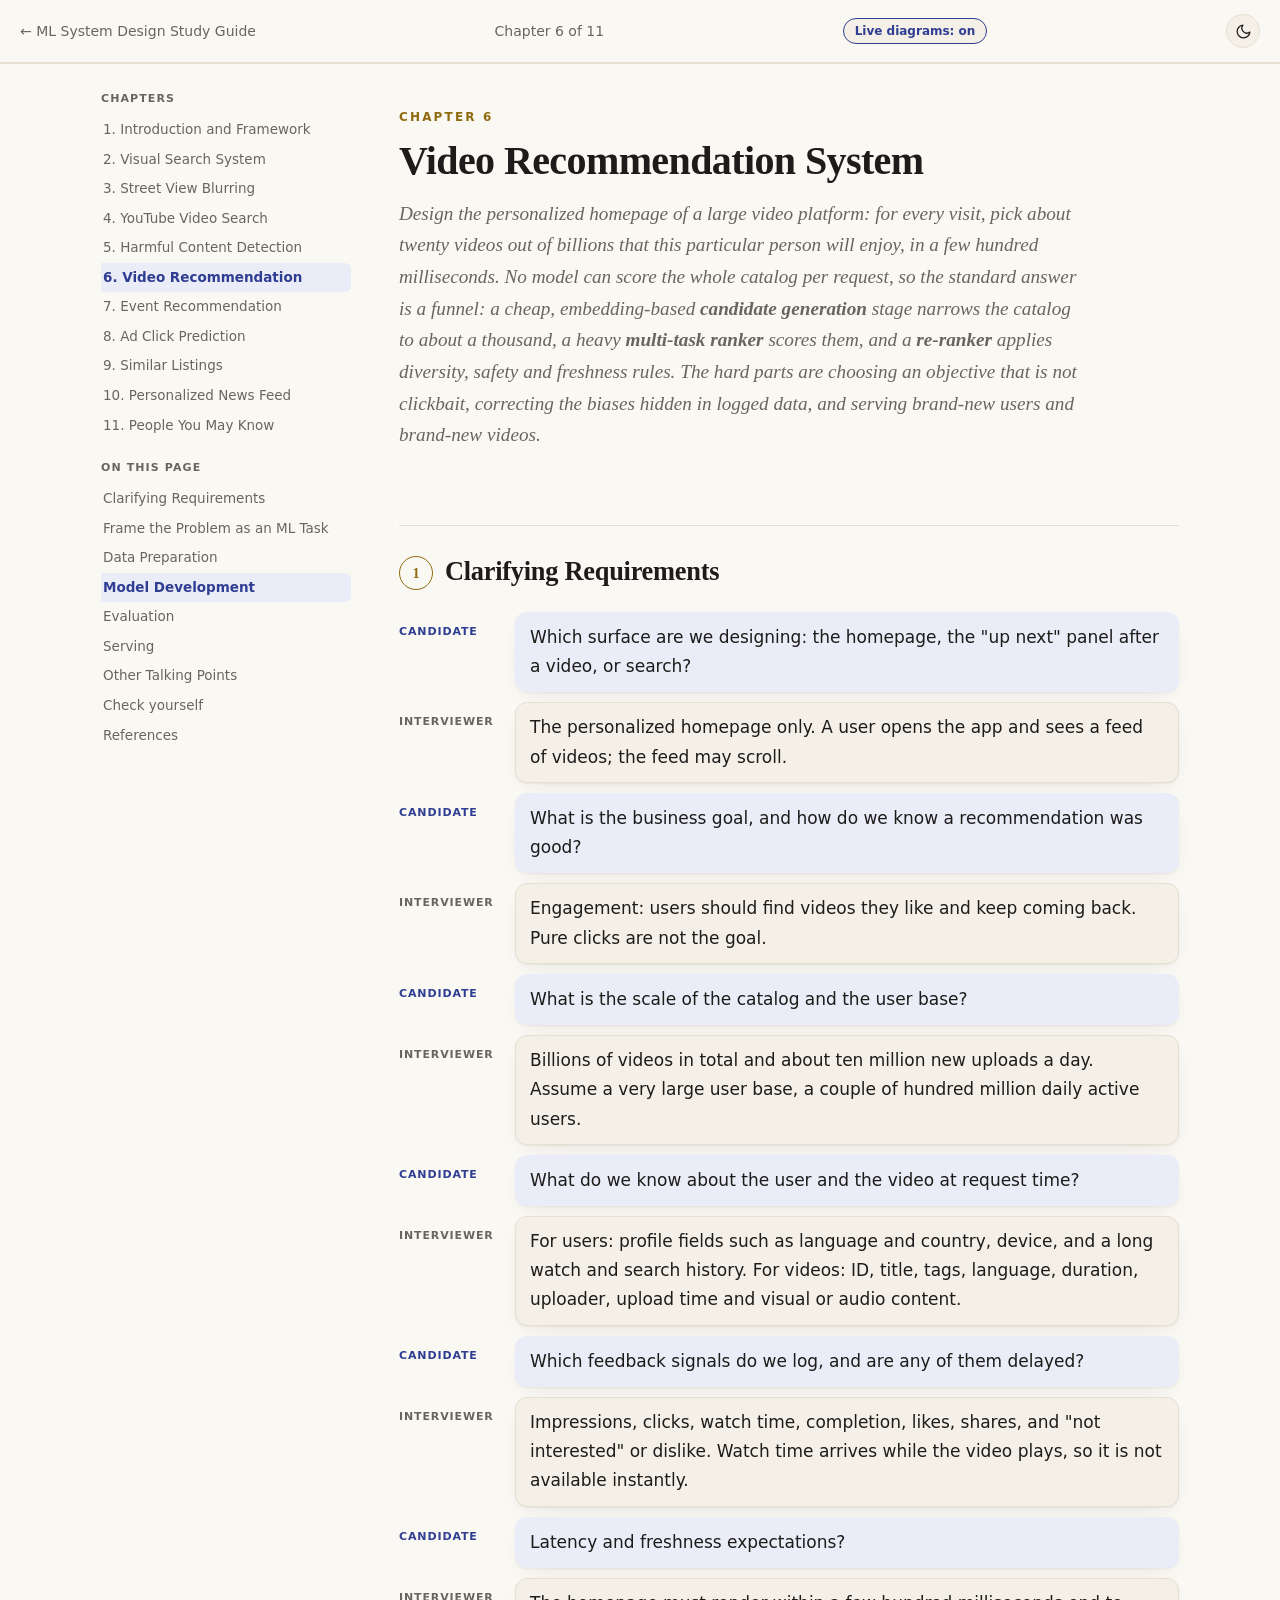
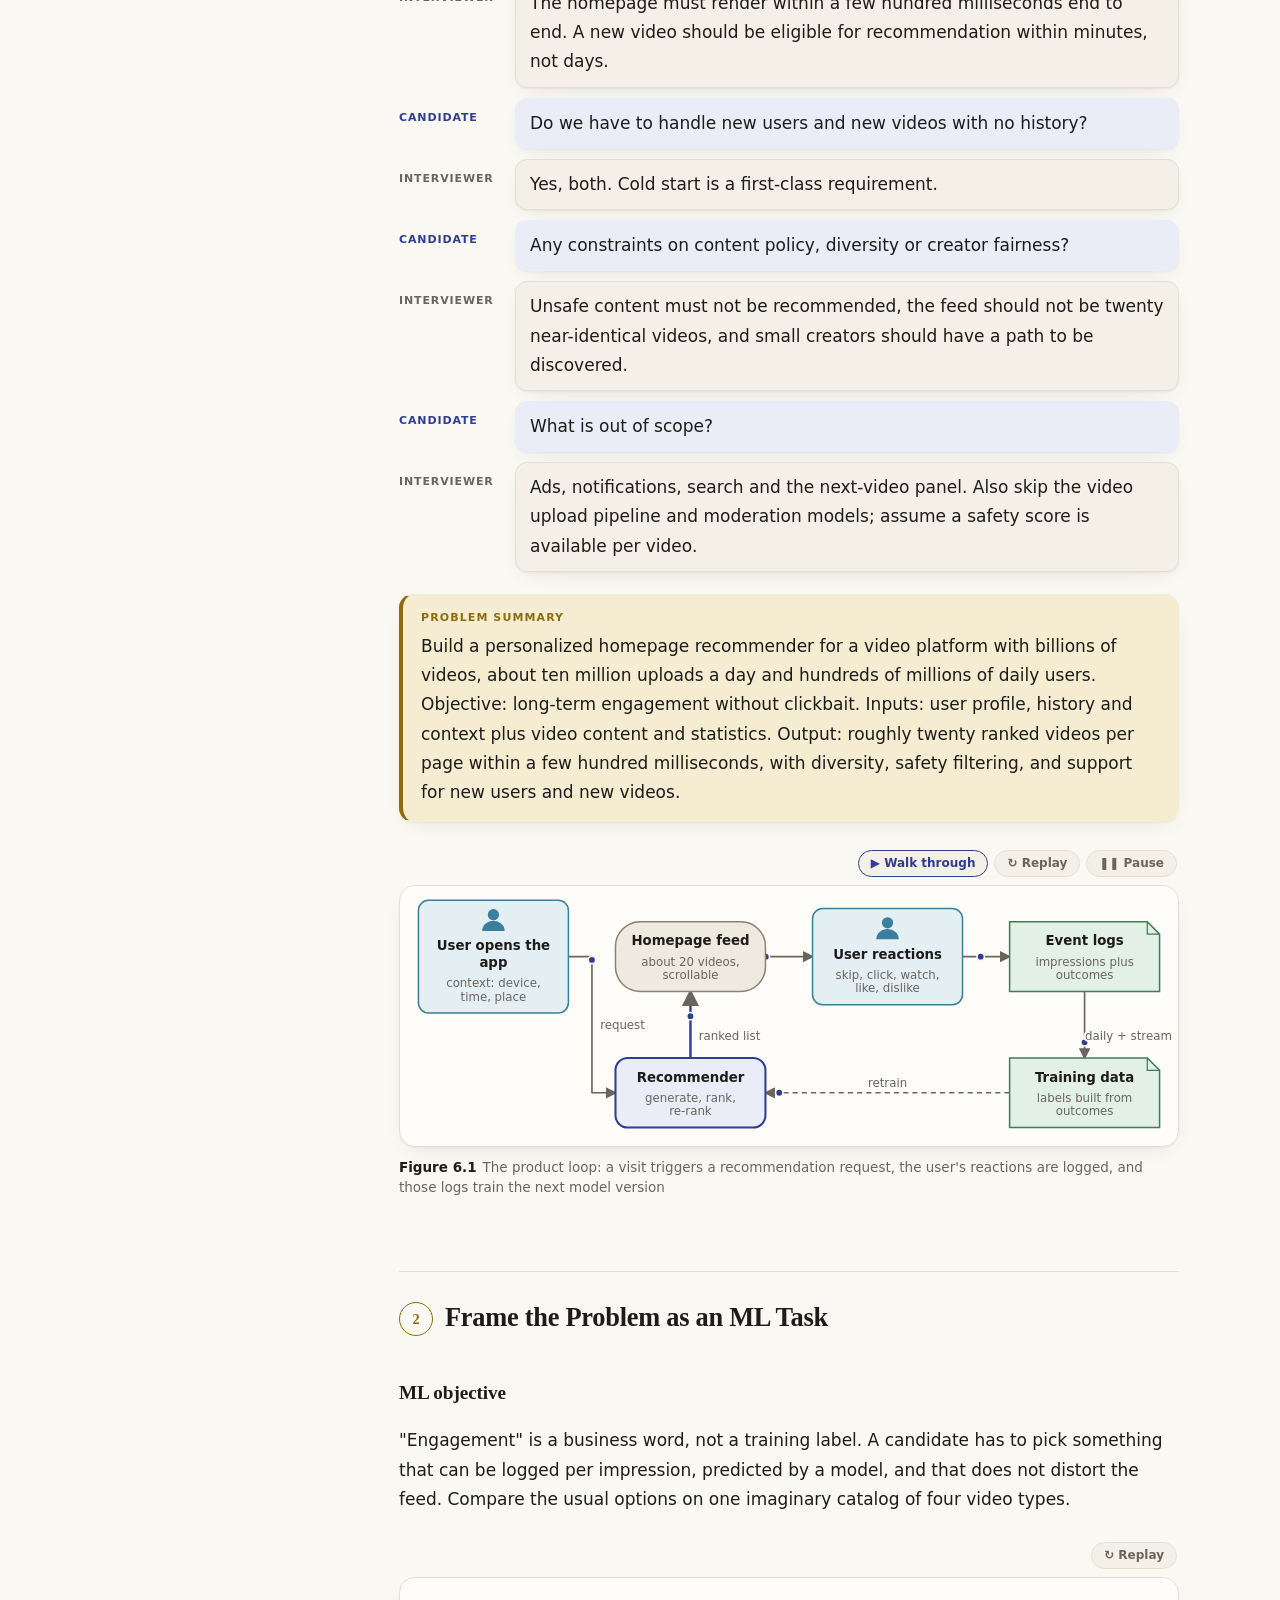
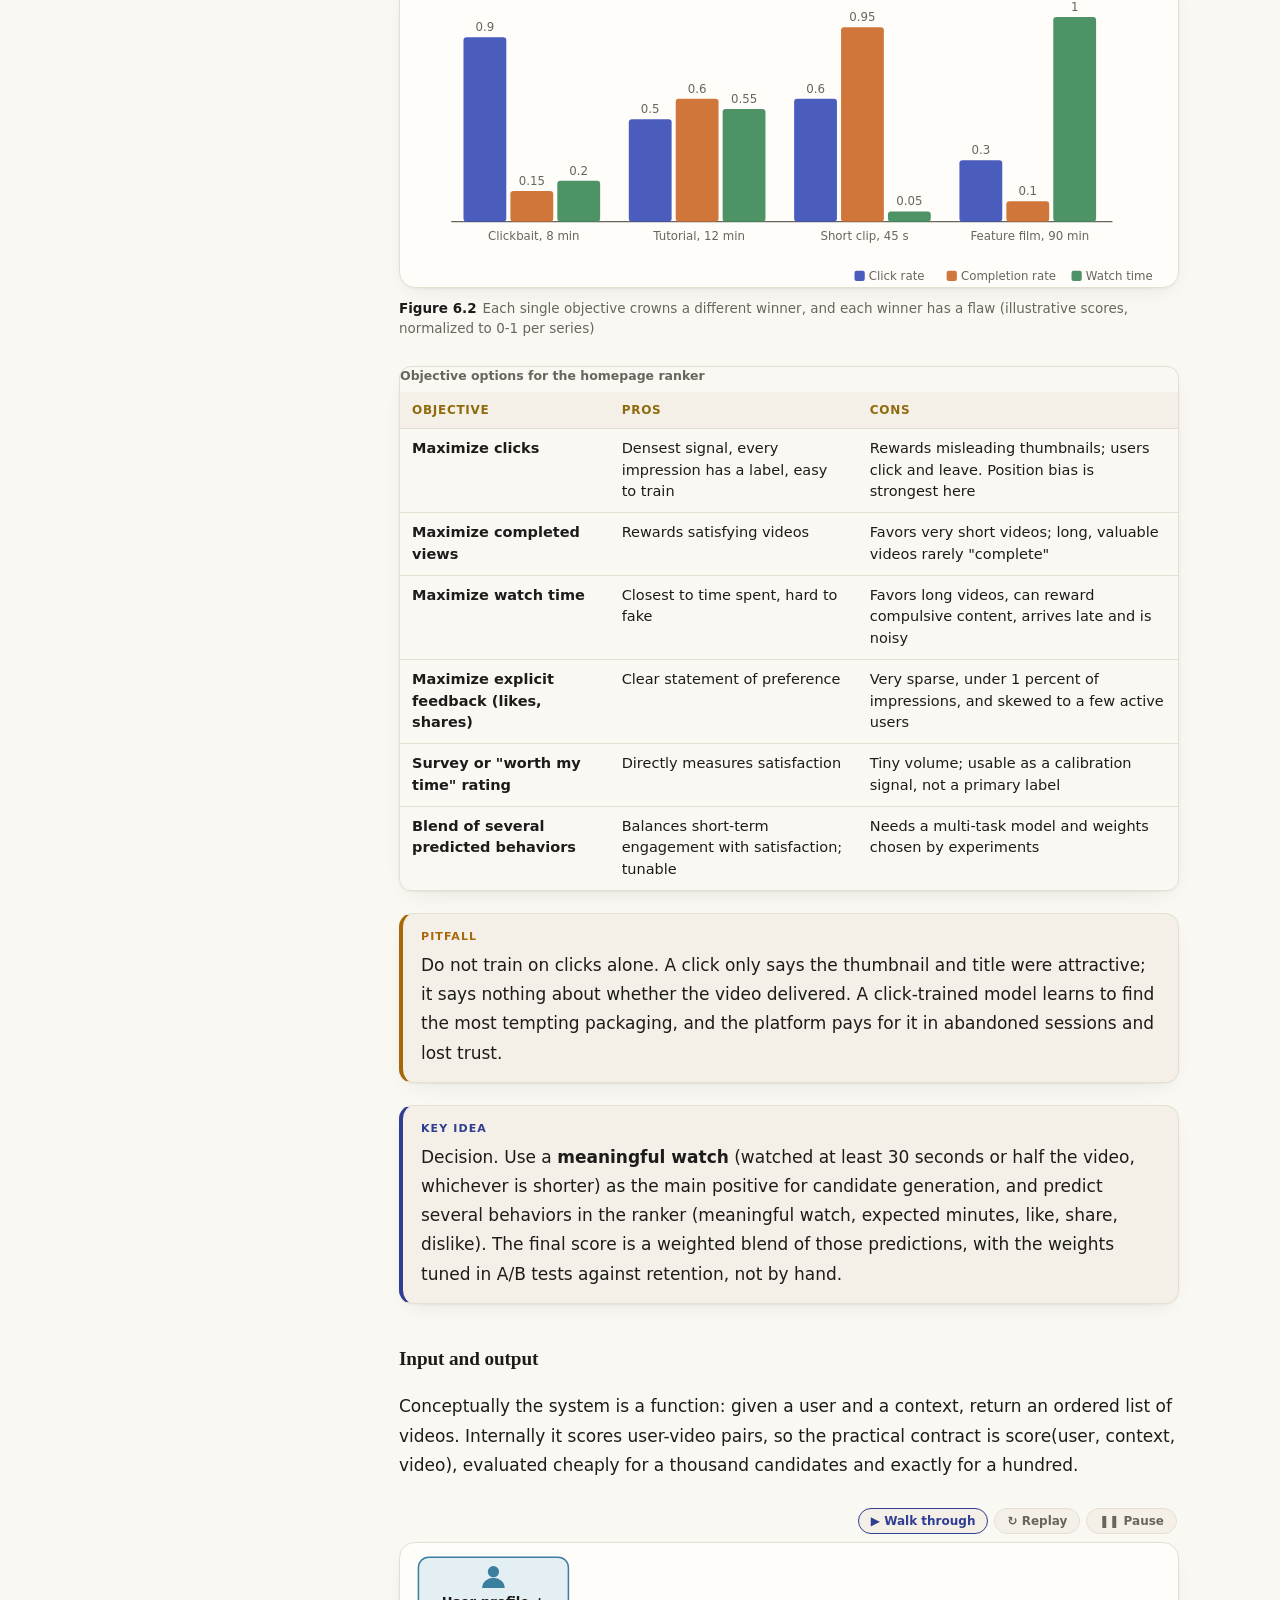
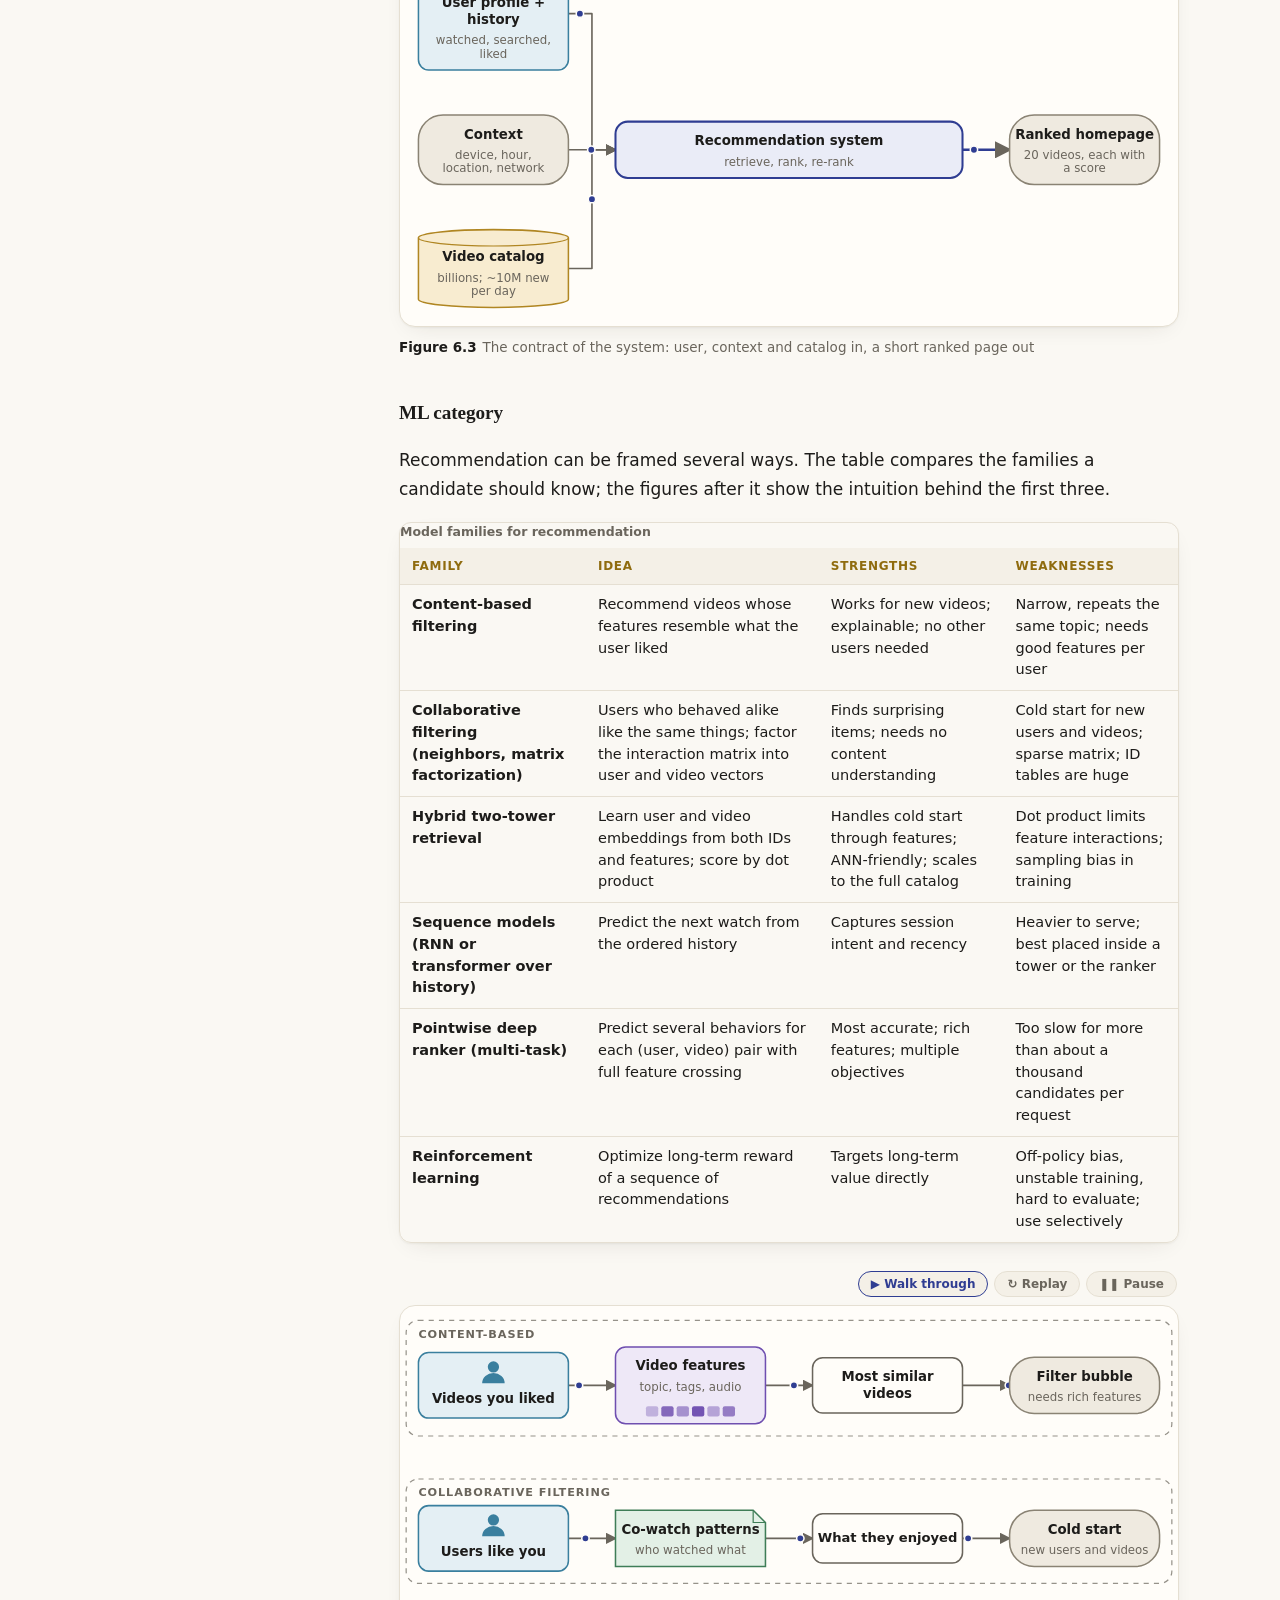
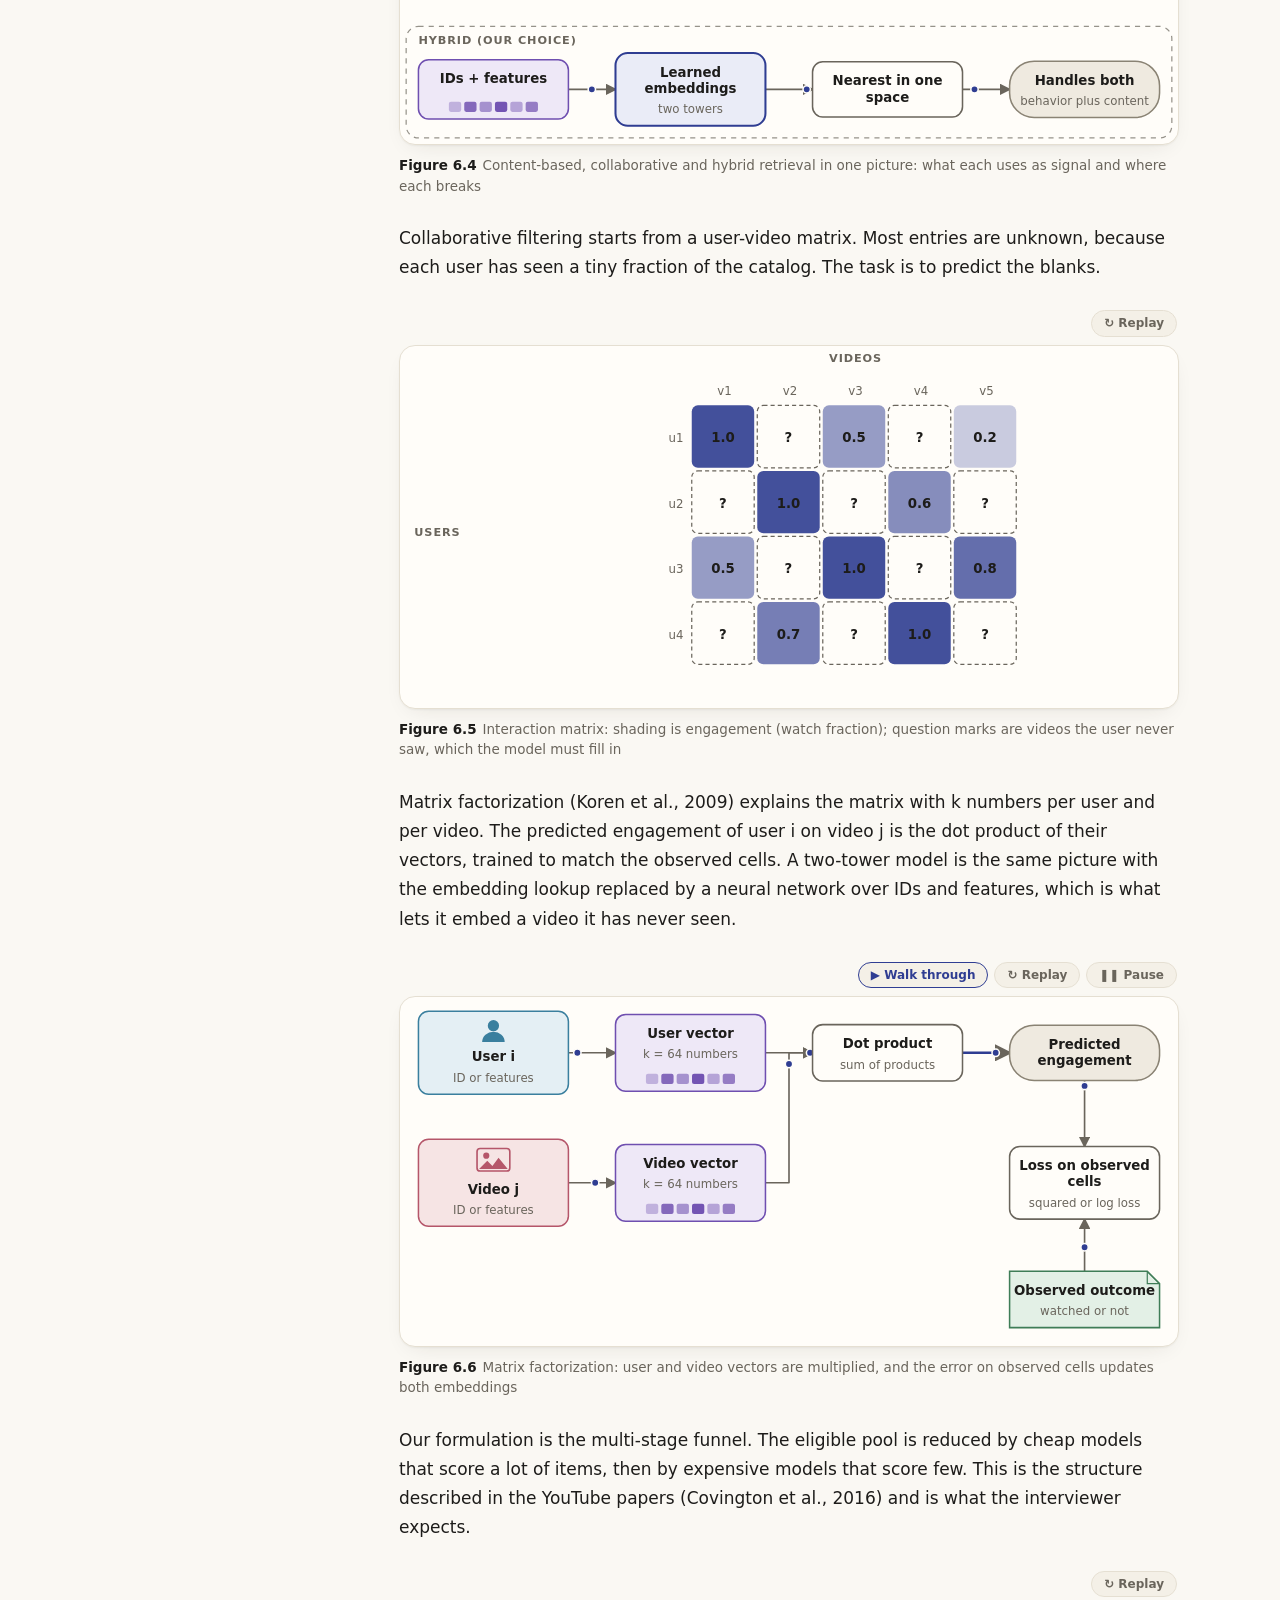
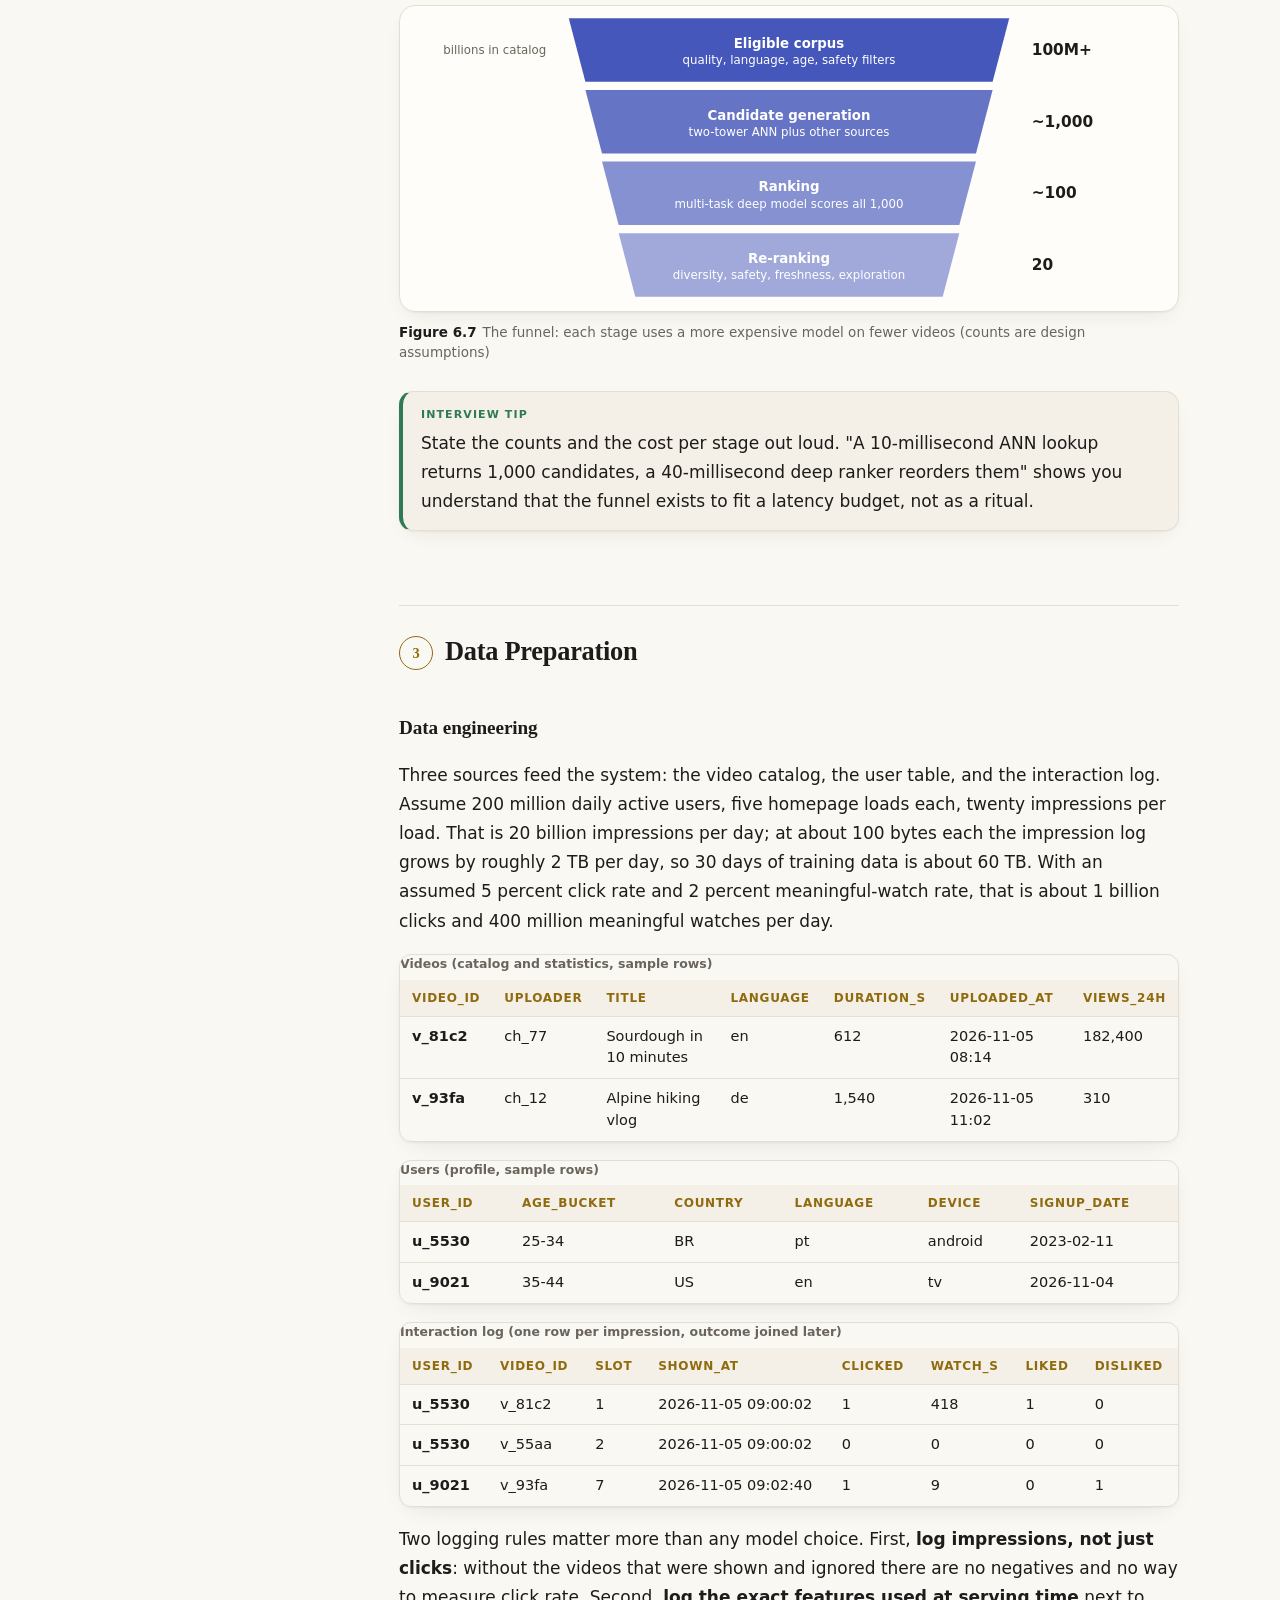
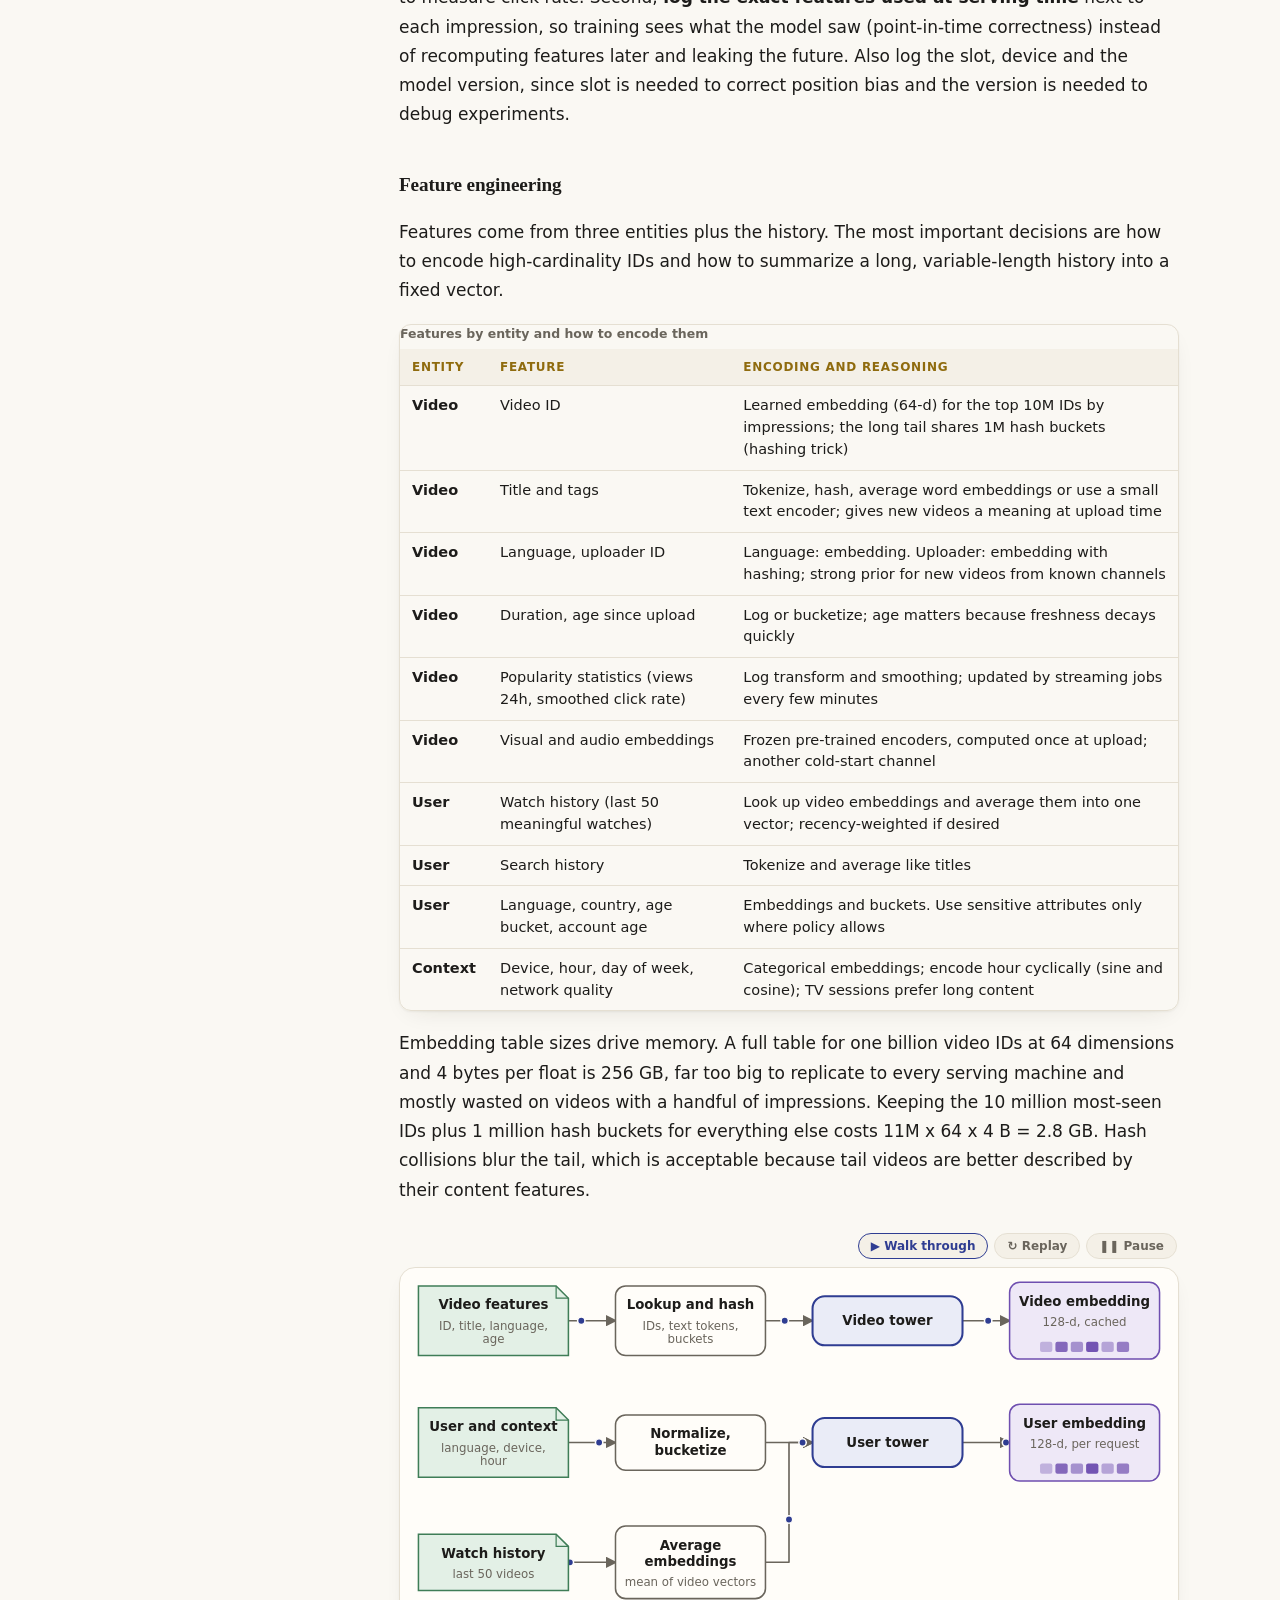
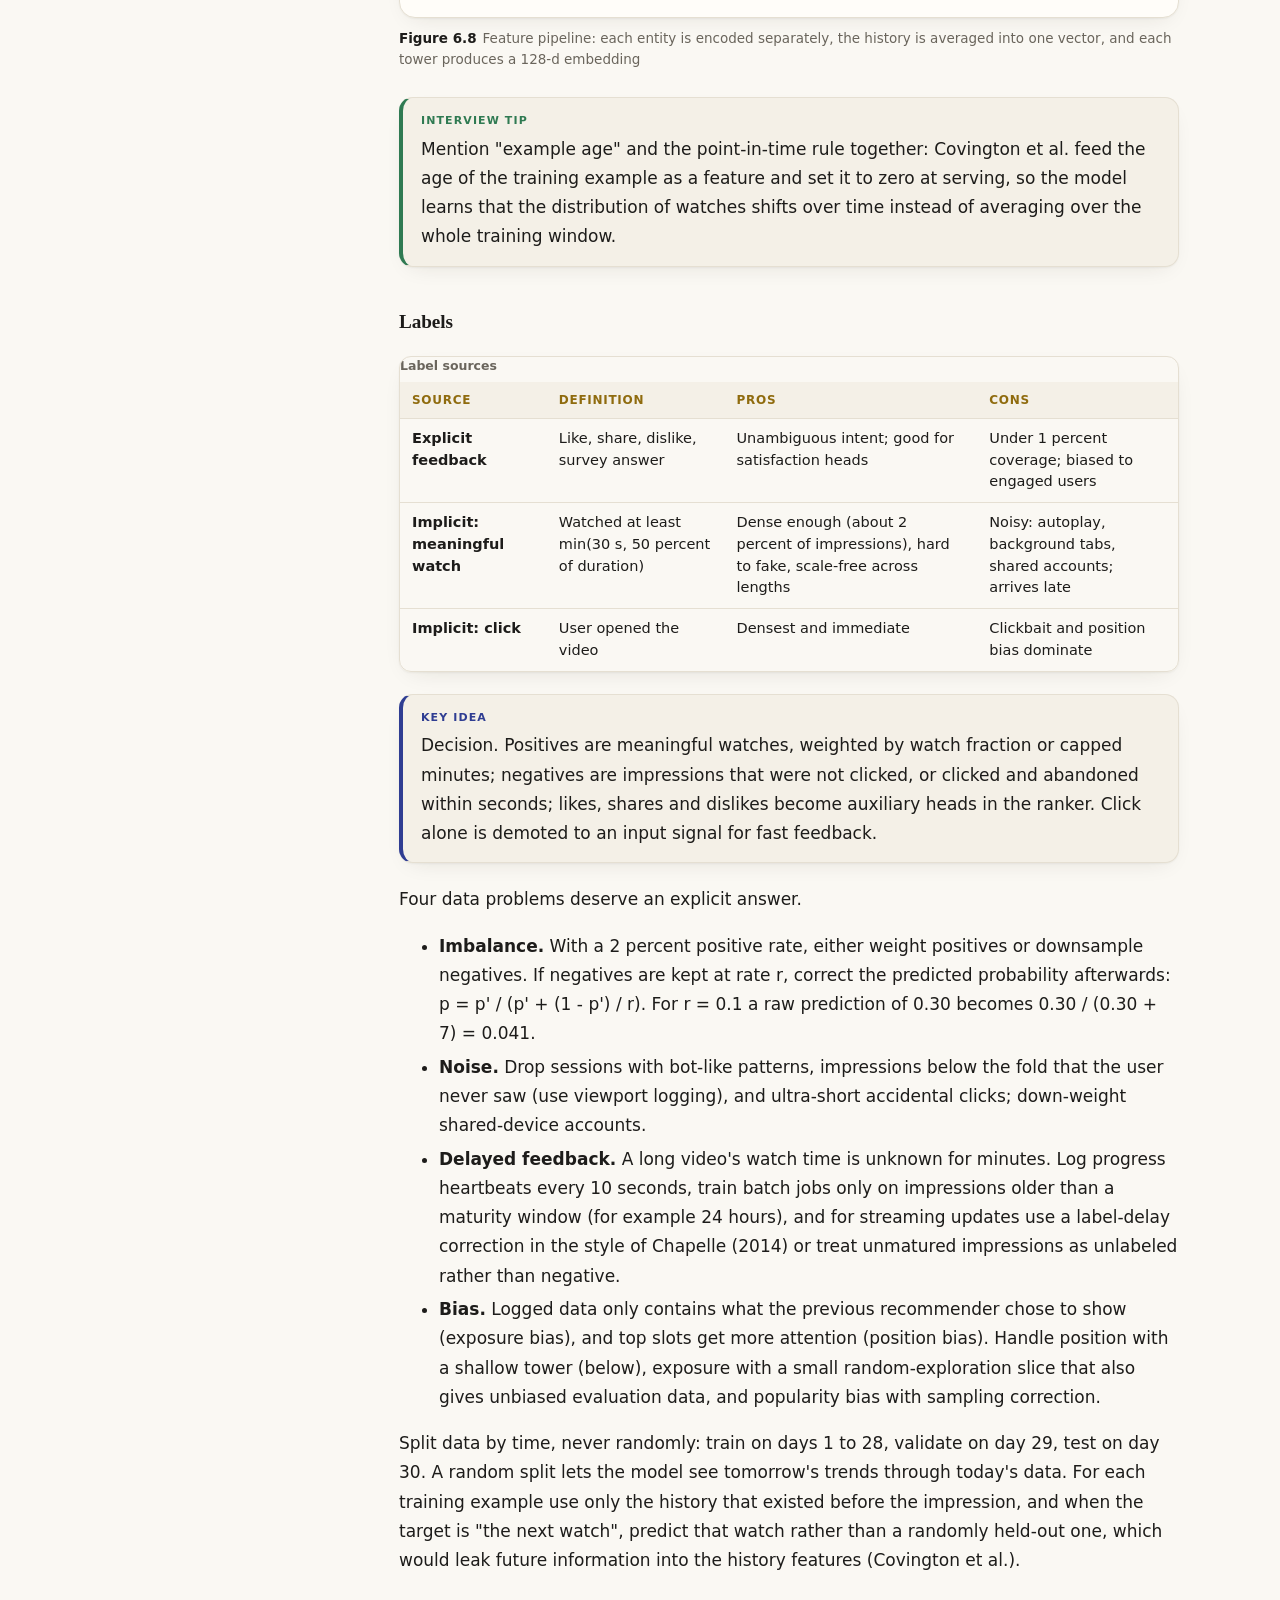
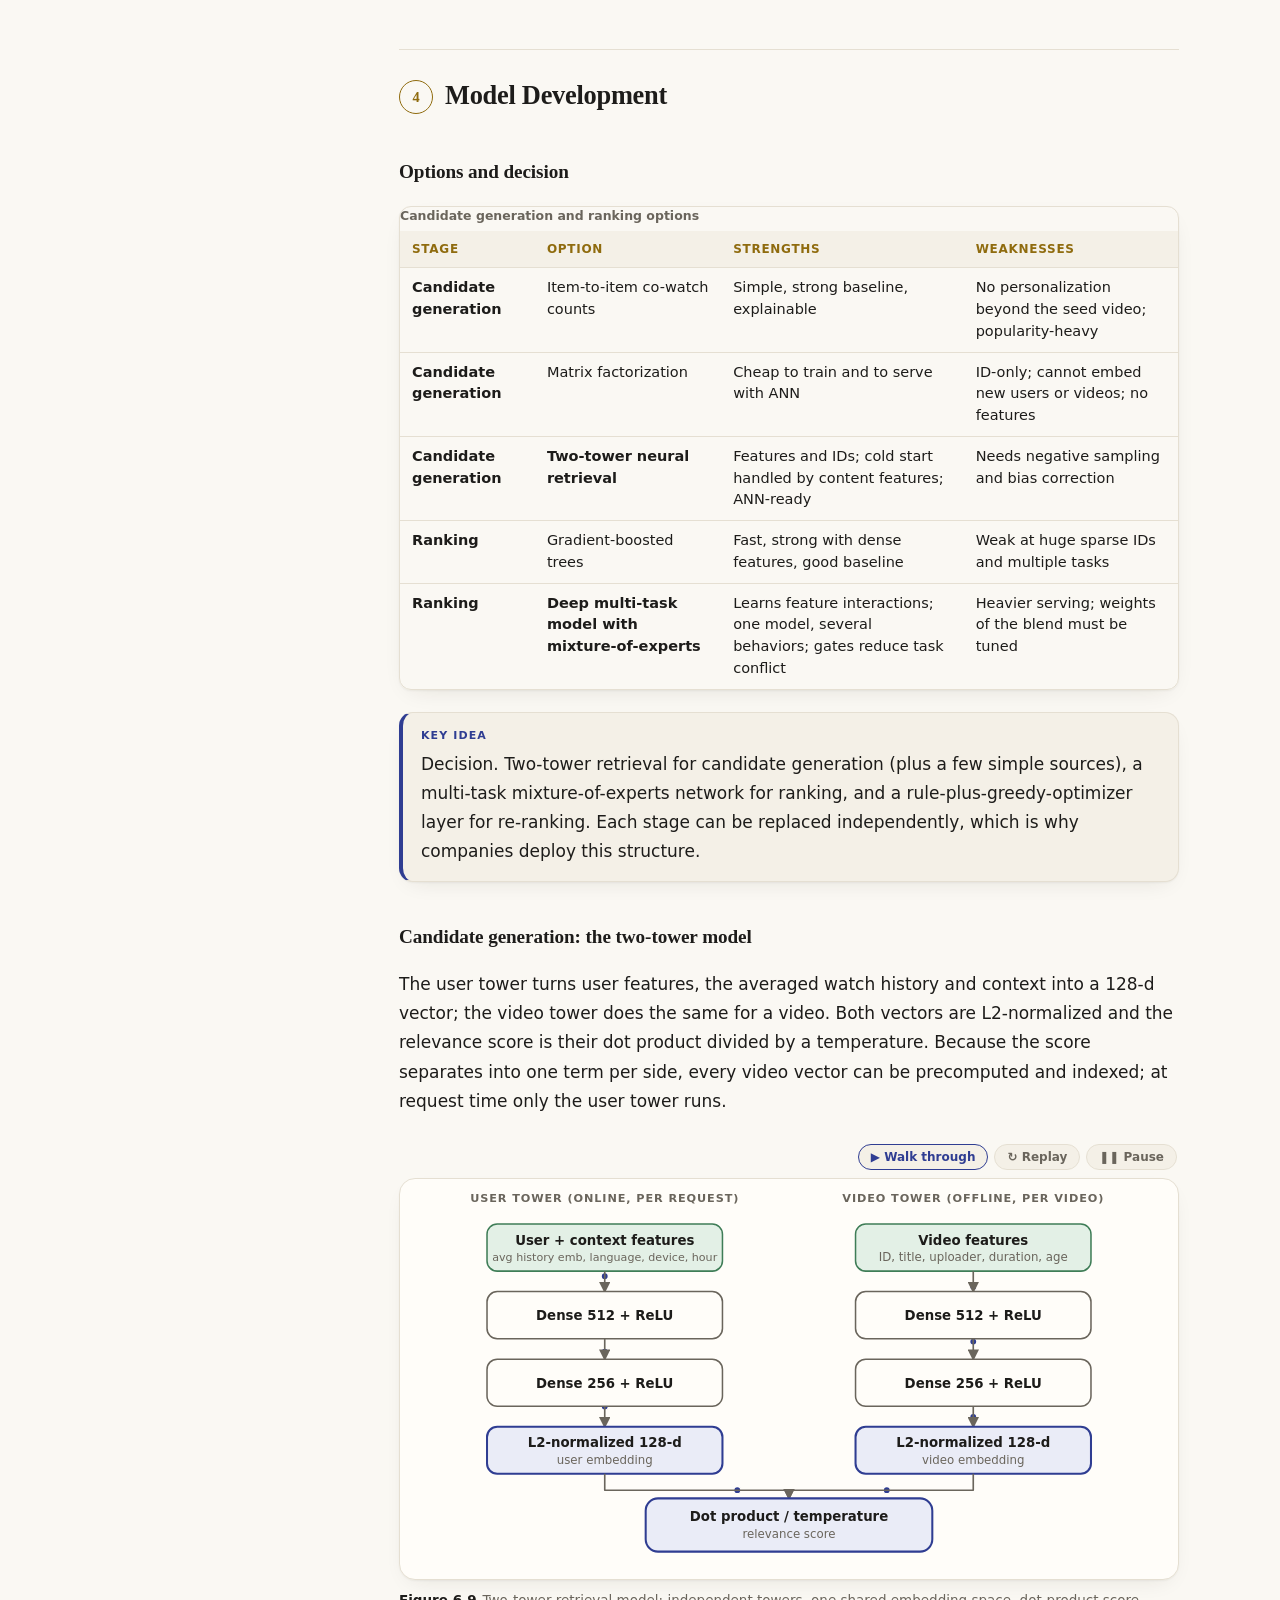
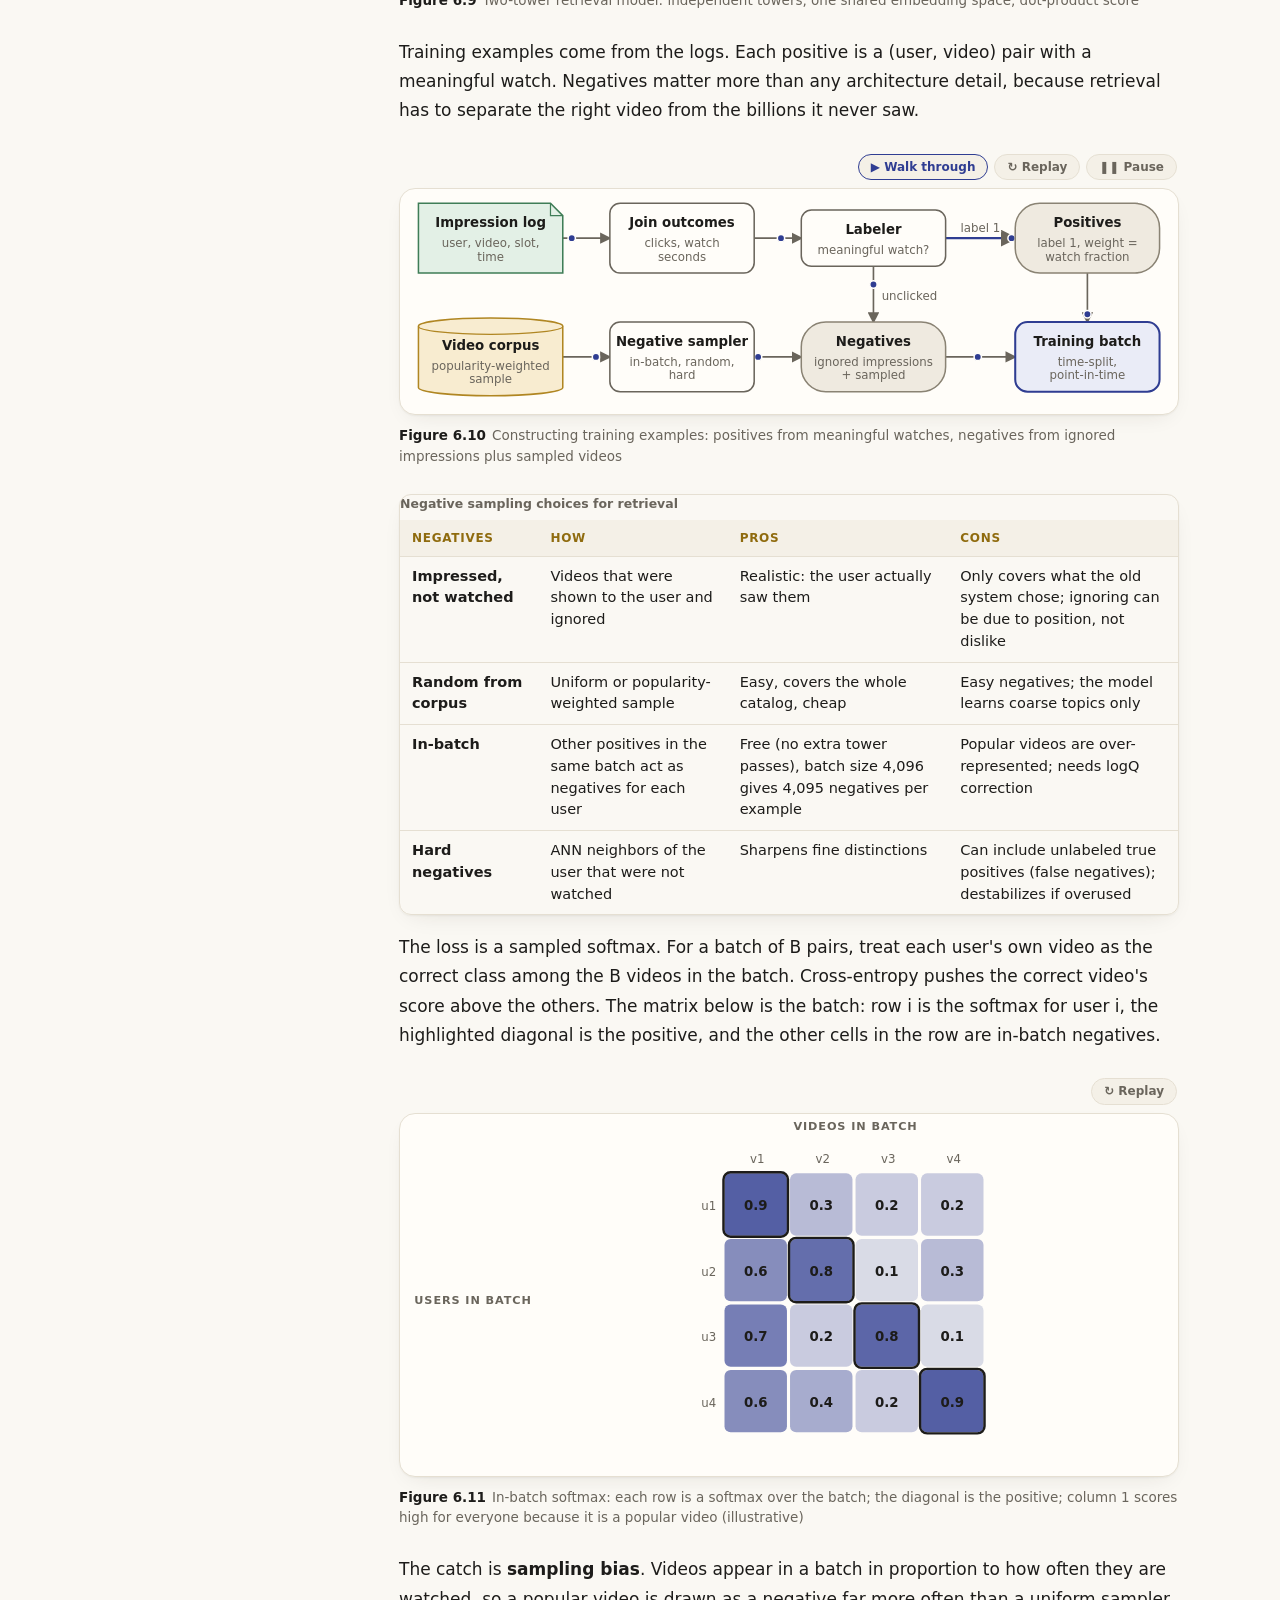
<file: mlsd/video-recommendation.html>
<!doctype html>
<html lang="en">
<head>
<meta charset="utf-8">
<meta name="viewport" content="width=device-width,initial-scale=1">
<title>Video Recommendation System</title>
<script>(function(){try{var t=localStorage.getItem("mlsd-theme");if(t!=="light"&&t!=="dark")t=window.matchMedia&&matchMedia("(prefers-color-scheme: dark)").matches?"dark":"light";document.documentElement.setAttribute("data-theme",t)}catch(e){}})()</script>
<link rel="stylesheet" href="assets/style.css">
</head>
<body data-slug="video-recommendation">
<div class="topbar"><a href="index.html">&larr; ML System Design Study Guide</a><span style="color:var(--muted)">Chapter 6 of 11</span></div>
<div class="layout"><aside class="toc" id="toc"></aside>
<main>
<div class="kicker">Chapter 6</div>
<h1>Video Recommendation System</h1>
<p class="lead">Design the personalized homepage of a large video platform: for every visit, pick about twenty videos out of billions that this particular person will enjoy, in a few hundred milliseconds. No model can score the whole catalog per request, so the standard answer is a funnel: a cheap, embedding-based <b>candidate generation</b> stage narrows the catalog to about a thousand, a heavy <b>multi-task ranker</b> scores them, and a <b>re-ranker</b> applies diversity, safety and freshness rules. The hard parts are choosing an objective that is not clickbait, correcting the biases hidden in logged data, and serving brand-new users and brand-new videos.</p>

<h2>Clarifying Requirements</h2>
<div class="dlg">
<div class="turn c"><span>Candidate</span><p>Which surface are we designing: the homepage, the "up next" panel after a video, or search?</p></div>
<div class="turn i"><span>Interviewer</span><p>The personalized homepage only. A user opens the app and sees a feed of videos; the feed may scroll.</p></div>
<div class="turn c"><span>Candidate</span><p>What is the business goal, and how do we know a recommendation was good?</p></div>
<div class="turn i"><span>Interviewer</span><p>Engagement: users should find videos they like and keep coming back. Pure clicks are not the goal.</p></div>
<div class="turn c"><span>Candidate</span><p>What is the scale of the catalog and the user base?</p></div>
<div class="turn i"><span>Interviewer</span><p>Billions of videos in total and about ten million new uploads a day. Assume a very large user base, a couple of hundred million daily active users.</p></div>
<div class="turn c"><span>Candidate</span><p>What do we know about the user and the video at request time?</p></div>
<div class="turn i"><span>Interviewer</span><p>For users: profile fields such as language and country, device, and a long watch and search history. For videos: ID, title, tags, language, duration, uploader, upload time and visual or audio content.</p></div>
<div class="turn c"><span>Candidate</span><p>Which feedback signals do we log, and are any of them delayed?</p></div>
<div class="turn i"><span>Interviewer</span><p>Impressions, clicks, watch time, completion, likes, shares, and "not interested" or dislike. Watch time arrives while the video plays, so it is not available instantly.</p></div>
<div class="turn c"><span>Candidate</span><p>Latency and freshness expectations?</p></div>
<div class="turn i"><span>Interviewer</span><p>The homepage must render within a few hundred milliseconds end to end. A new video should be eligible for recommendation within minutes, not days.</p></div>
<div class="turn c"><span>Candidate</span><p>Do we have to handle new users and new videos with no history?</p></div>
<div class="turn i"><span>Interviewer</span><p>Yes, both. Cold start is a first-class requirement.</p></div>
<div class="turn c"><span>Candidate</span><p>Any constraints on content policy, diversity or creator fairness?</p></div>
<div class="turn i"><span>Interviewer</span><p>Unsafe content must not be recommended, the feed should not be twenty near-identical videos, and small creators should have a path to be discovered.</p></div>
<div class="turn c"><span>Candidate</span><p>What is out of scope?</p></div>
<div class="turn i"><span>Interviewer</span><p>Ads, notifications, search and the next-video panel. Also skip the video upload pipeline and moderation models; assume a safety score is available per video.</p></div>
</div>
<div class="summary"><p>Build a personalized homepage recommender for a video platform with billions of videos, about ten million uploads a day and hundreds of millions of daily users. Objective: long-term engagement without clickbait. Inputs: user profile, history and context plus video content and statistics. Output: roughly twenty ranked videos per page within a few hundred milliseconds, with diversity, safety filtering, and support for new users and new videos.</p></div>

<script type="application/json" class="dg" data-cap="The product loop: a visit triggers a recommendation request, the user's reactions are logged, and those logs train the next model version">
{"type":"graph","cols":4,
 "nodes":[
  {"id":"open","t":"User opens the app","s":"context: device, time, place","c":0,"r":0,"k":"user"},
  {"id":"home","t":"Homepage feed","s":"about 20 videos, scrollable","c":1,"r":0,"k":"io"},
  {"id":"act","t":"User reactions","s":"skip, click, watch, like, dislike","c":2,"r":0,"k":"user"},
  {"id":"log","t":"Event logs","s":"impressions plus outcomes","c":3,"r":0,"k":"data"},
  {"id":"rec","t":"Recommender","s":"generate, rank, re-rank","c":1,"r":1,"k":"model"},
  {"id":"tr","t":"Training data","s":"labels built from outcomes","c":3,"r":1,"k":"data"}],
 "edges":[["open","rec","request"],["rec","home","ranked list",{"hl":1}],["home","act"],["act","log"],["log","tr","daily + stream"],["tr","rec","retrain",{"d":1}]]}
</script>

<h2>Frame the Problem as an ML Task</h2>
<h3>ML objective</h3>
<p>"Engagement" is a business word, not a training label. A candidate has to pick something that can be logged per impression, predicted by a model, and that does not distort the feed. Compare the usual options on one imaginary catalog of four video types.</p>
<script type="application/json" class="dg" data-cap="Each single objective crowns a different winner, and each winner has a flaw (illustrative scores, normalized to 0-1 per series)">
{"type":"bars","labels":["Clickbait, 8 min","Tutorial, 12 min","Short clip, 45 s","Feature film, 90 min"],
 "series":[{"n":"Click rate","v":[0.9,0.5,0.6,0.3]},{"n":"Completion rate","v":[0.15,0.6,0.95,0.1]},{"n":"Watch time","v":[0.2,0.55,0.05,1.0]}],"max":1.1}
</script>
<table>
<caption>Objective options for the homepage ranker</caption>
<tr><th>Objective</th><th>Pros</th><th>Cons</th></tr>
<tr><td>Maximize clicks</td><td>Densest signal, every impression has a label, easy to train</td><td>Rewards misleading thumbnails; users click and leave. Position bias is strongest here</td></tr>
<tr><td>Maximize completed views</td><td>Rewards satisfying videos</td><td>Favors very short videos; long, valuable videos rarely "complete"</td></tr>
<tr><td>Maximize watch time</td><td>Closest to time spent, hard to fake</td><td>Favors long videos, can reward compulsive content, arrives late and is noisy</td></tr>
<tr><td>Maximize explicit feedback (likes, shares)</td><td>Clear statement of preference</td><td>Very sparse, under 1 percent of impressions, and skewed to a few active users</td></tr>
<tr><td>Survey or "worth my time" rating</td><td>Directly measures satisfaction</td><td>Tiny volume; usable as a calibration signal, not a primary label</td></tr>
<tr><td>Blend of several predicted behaviors</td><td>Balances short-term engagement with satisfaction; tunable</td><td>Needs a multi-task model and weights chosen by experiments</td></tr>
</table>
<div class="callout warn"><p>Do not train on clicks alone. A click only says the thumbnail and title were attractive; it says nothing about whether the video delivered. A click-trained model learns to find the most tempting packaging, and the platform pays for it in abandoned sessions and lost trust.</p></div>
<div class="callout key"><p>Decision. Use a <b>meaningful watch</b> (watched at least 30 seconds or half the video, whichever is shorter) as the main positive for candidate generation, and predict several behaviors in the ranker (meaningful watch, expected minutes, like, share, dislike). The final score is a weighted blend of those predictions, with the weights tuned in A/B tests against retention, not by hand.</p></div>

<h3>Input and output</h3>
<p>Conceptually the system is a function: given a user and a context, return an ordered list of videos. Internally it scores user-video pairs, so the practical contract is score(user, context, video), evaluated cheaply for a thousand candidates and exactly for a hundred.</p>
<script type="application/json" class="dg" data-cap="The contract of the system: user, context and catalog in, a short ranked page out">
{"type":"graph","cols":4,
 "nodes":[
  {"id":"u","t":"User profile + history","s":"watched, searched, liked","c":0,"r":0,"k":"user"},
  {"id":"ctx","t":"Context","s":"device, hour, location, network","c":0,"r":1,"k":"io"},
  {"id":"cat","t":"Video catalog","s":"billions; ~10M new per day","c":0,"r":2,"k":"store"},
  {"id":"sys","t":"Recommendation system","s":"retrieve, rank, re-rank","c":1,"r":1,"cs":2,"k":"model"},
  {"id":"out","t":"Ranked homepage","s":"20 videos, each with a score","c":3,"r":1,"k":"io"}],
 "edges":[["u","sys"],["ctx","sys"],["cat","sys"],["sys","out",{"hl":1}]]}
</script>

<h3>ML category</h3>
<p>Recommendation can be framed several ways. The table compares the families a candidate should know; the figures after it show the intuition behind the first three.</p>
<table>
<caption>Model families for recommendation</caption>
<tr><th>Family</th><th>Idea</th><th>Strengths</th><th>Weaknesses</th></tr>
<tr><td>Content-based filtering</td><td>Recommend videos whose features resemble what the user liked</td><td>Works for new videos; explainable; no other users needed</td><td>Narrow, repeats the same topic; needs good features per user</td></tr>
<tr><td>Collaborative filtering (neighbors, matrix factorization)</td><td>Users who behaved alike like the same things; factor the interaction matrix into user and video vectors</td><td>Finds surprising items; needs no content understanding</td><td>Cold start for new users and videos; sparse matrix; ID tables are huge</td></tr>
<tr><td>Hybrid two-tower retrieval</td><td>Learn user and video embeddings from both IDs and features; score by dot product</td><td>Handles cold start through features; ANN-friendly; scales to the full catalog</td><td>Dot product limits feature interactions; sampling bias in training</td></tr>
<tr><td>Sequence models (RNN or transformer over history)</td><td>Predict the next watch from the ordered history</td><td>Captures session intent and recency</td><td>Heavier to serve; best placed inside a tower or the ranker</td></tr>
<tr><td>Pointwise deep ranker (multi-task)</td><td>Predict several behaviors for each (user, video) pair with full feature crossing</td><td>Most accurate; rich features; multiple objectives</td><td>Too slow for more than about a thousand candidates per request</td></tr>
<tr><td>Reinforcement learning</td><td>Optimize long-term reward of a sequence of recommendations</td><td>Targets long-term value directly</td><td>Off-policy bias, unstable training, hard to evaluate; use selectively</td></tr>
</table>
<script type="application/json" class="dg" data-cap="Content-based, collaborative and hybrid retrieval in one picture: what each uses as signal and where each breaks">
{"type":"graph","cols":4,
 "groups":[{"t":"Content-based","c0":0,"c1":3,"r0":0,"r1":0},{"t":"Collaborative filtering","c0":0,"c1":3,"r0":1,"r1":1},{"t":"Hybrid (our choice)","c0":0,"c1":3,"r0":2,"r1":2}],
 "nodes":[
  {"id":"a1","t":"Videos you liked","c":0,"r":0,"k":"user"},
  {"id":"a2","t":"Video features","s":"topic, tags, audio","c":1,"r":0,"k":"vec"},
  {"id":"a3","t":"Most similar videos","c":2,"r":0},
  {"id":"a4","t":"Filter bubble","s":"needs rich features","c":3,"r":0,"k":"io"},
  {"id":"b1","t":"Users like you","c":0,"r":1,"k":"user"},
  {"id":"b2","t":"Co-watch patterns","s":"who watched what","c":1,"r":1,"k":"data"},
  {"id":"b3","t":"What they enjoyed","c":2,"r":1},
  {"id":"b4","t":"Cold start","s":"new users and videos","c":3,"r":1,"k":"io"},
  {"id":"c1","t":"IDs + features","c":0,"r":2,"k":"vec"},
  {"id":"c2","t":"Learned embeddings","s":"two towers","c":1,"r":2,"k":"model"},
  {"id":"c3","t":"Nearest in one space","c":2,"r":2},
  {"id":"c4","t":"Handles both","s":"behavior plus content","c":3,"r":2,"k":"io"}],
 "edges":[["a1","a2"],["a2","a3"],["a3","a4"],["b1","b2"],["b2","b3"],["b3","b4"],["c1","c2"],["c2","c3"],["c3","c4"]]}
</script>
<p>Collaborative filtering starts from a user-video matrix. Most entries are unknown, because each user has seen a tiny fraction of the catalog. The task is to predict the blanks.</p>
<script type="application/json" class="dg" data-cap="Interaction matrix: shading is engagement (watch fraction); question marks are videos the user never saw, which the model must fill in">
{"type":"matrix","rl":"Users","cl":"Videos","rows":["u1","u2","u3","u4"],"cols":["v1","v2","v3","v4","v5"],
 "v":[[1,null,0.5,null,0.2],[null,1,null,0.6,null],[0.5,null,1,null,0.8],[null,0.7,null,1,null]],"unk":"?"}
</script>
<p>Matrix factorization (Koren et al., 2009) explains the matrix with k numbers per user and per video. The predicted engagement of user i on video j is the dot product of their vectors, trained to match the observed cells. A two-tower model is the same picture with the embedding lookup replaced by a neural network over IDs and features, which is what lets it embed a video it has never seen.</p>
<script type="application/json" class="dg" data-cap="Matrix factorization: user and video vectors are multiplied, and the error on observed cells updates both embeddings">
{"type":"graph","cols":4,
 "nodes":[
  {"id":"uid","t":"User i","s":"ID or features","c":0,"r":0,"k":"user"},
  {"id":"ue","t":"User vector","s":"k = 64 numbers","c":1,"r":0,"k":"vec"},
  {"id":"vid","t":"Video j","s":"ID or features","c":0,"r":1,"k":"img"},
  {"id":"ve","t":"Video vector","s":"k = 64 numbers","c":1,"r":1,"k":"vec"},
  {"id":"dot","t":"Dot product","s":"sum of products","c":2,"r":0},
  {"id":"pred","t":"Predicted engagement","c":3,"r":0,"k":"io"},
  {"id":"loss","t":"Loss on observed cells","s":"squared or log loss","c":3,"r":1,"k":"svc"},
  {"id":"obs","t":"Observed outcome","s":"watched or not","c":3,"r":2,"k":"data"}],
 "edges":[["uid","ue"],["vid","ve"],["ue","dot"],["ve","dot"],["dot","pred",{"hl":1}],["pred","loss"],["obs","loss"]]}
</script>
<p>Our formulation is the multi-stage funnel. The eligible pool is reduced by cheap models that score a lot of items, then by expensive models that score few. This is the structure described in the YouTube papers (Covington et al., 2016) and is what the interviewer expects.</p>
<script type="application/json" class="dg" data-cap="The funnel: each stage uses a more expensive model on fewer videos (counts are design assumptions)">
{"type":"funnel","stages":[
 {"t":"Eligible corpus","s":"quality, language, age, safety filters","n":"100M+","m":"billions in catalog"},
 {"t":"Candidate generation","s":"two-tower ANN plus other sources","n":"~1,000"},
 {"t":"Ranking","s":"multi-task deep model scores all 1,000","n":"~100"},
 {"t":"Re-ranking","s":"diversity, safety, freshness, exploration","n":"20"}]}
</script>
<div class="callout tip"><p>State the counts and the cost per stage out loud. "A 10-millisecond ANN lookup returns 1,000 candidates, a 40-millisecond deep ranker reorders them" shows you understand that the funnel exists to fit a latency budget, not as a ritual.</p></div>

<h2>Data Preparation</h2>
<h3>Data engineering</h3>
<p>Three sources feed the system: the video catalog, the user table, and the interaction log. Assume 200 million daily active users, five homepage loads each, twenty impressions per load. That is 20 billion impressions per day; at about 100 bytes each the impression log grows by roughly 2 TB per day, so 30 days of training data is about 60 TB. With an assumed 5 percent click rate and 2 percent meaningful-watch rate, that is about 1 billion clicks and 400 million meaningful watches per day.</p>
<table>
<caption>Videos (catalog and statistics, sample rows)</caption>
<tr><th>video_id</th><th>uploader</th><th>title</th><th>language</th><th>duration_s</th><th>uploaded_at</th><th>views_24h</th></tr>
<tr><td>v_81c2</td><td>ch_77</td><td>Sourdough in 10 minutes</td><td>en</td><td>612</td><td>2026-11-05 08:14</td><td>182,400</td></tr>
<tr><td>v_93fa</td><td>ch_12</td><td>Alpine hiking vlog</td><td>de</td><td>1,540</td><td>2026-11-05 11:02</td><td>310</td></tr>
</table>
<table>
<caption>Users (profile, sample rows)</caption>
<tr><th>user_id</th><th>age_bucket</th><th>country</th><th>language</th><th>device</th><th>signup_date</th></tr>
<tr><td>u_5530</td><td>25-34</td><td>BR</td><td>pt</td><td>android</td><td>2023-02-11</td></tr>
<tr><td>u_9021</td><td>35-44</td><td>US</td><td>en</td><td>tv</td><td>2026-11-04</td></tr>
</table>
<table>
<caption>Interaction log (one row per impression, outcome joined later)</caption>
<tr><th>user_id</th><th>video_id</th><th>slot</th><th>shown_at</th><th>clicked</th><th>watch_s</th><th>liked</th><th>disliked</th></tr>
<tr><td>u_5530</td><td>v_81c2</td><td>1</td><td>2026-11-05 09:00:02</td><td>1</td><td>418</td><td>1</td><td>0</td></tr>
<tr><td>u_5530</td><td>v_55aa</td><td>2</td><td>2026-11-05 09:00:02</td><td>0</td><td>0</td><td>0</td><td>0</td></tr>
<tr><td>u_9021</td><td>v_93fa</td><td>7</td><td>2026-11-05 09:02:40</td><td>1</td><td>9</td><td>0</td><td>1</td></tr>
</table>
<p>Two logging rules matter more than any model choice. First, <b>log impressions, not just clicks</b>: without the videos that were shown and ignored there are no negatives and no way to measure click rate. Second, <b>log the exact features used at serving time</b> next to each impression, so training sees what the model saw (point-in-time correctness) instead of recomputing features later and leaking the future. Also log the slot, device and the model version, since slot is needed to correct position bias and the version is needed to debug experiments.</p>

<h3>Feature engineering</h3>
<p>Features come from three entities plus the history. The most important decisions are how to encode high-cardinality IDs and how to summarize a long, variable-length history into a fixed vector.</p>
<table>
<caption>Features by entity and how to encode them</caption>
<tr><th>Entity</th><th>Feature</th><th>Encoding and reasoning</th></tr>
<tr><td>Video</td><td>Video ID</td><td>Learned embedding (64-d) for the top 10M IDs by impressions; the long tail shares 1M hash buckets (hashing trick)</td></tr>
<tr><td>Video</td><td>Title and tags</td><td>Tokenize, hash, average word embeddings or use a small text encoder; gives new videos a meaning at upload time</td></tr>
<tr><td>Video</td><td>Language, uploader ID</td><td>Language: embedding. Uploader: embedding with hashing; strong prior for new videos from known channels</td></tr>
<tr><td>Video</td><td>Duration, age since upload</td><td>Log or bucketize; age matters because freshness decays quickly</td></tr>
<tr><td>Video</td><td>Popularity statistics (views 24h, smoothed click rate)</td><td>Log transform and smoothing; updated by streaming jobs every few minutes</td></tr>
<tr><td>Video</td><td>Visual and audio embeddings</td><td>Frozen pre-trained encoders, computed once at upload; another cold-start channel</td></tr>
<tr><td>User</td><td>Watch history (last 50 meaningful watches)</td><td>Look up video embeddings and average them into one vector; recency-weighted if desired</td></tr>
<tr><td>User</td><td>Search history</td><td>Tokenize and average like titles</td></tr>
<tr><td>User</td><td>Language, country, age bucket, account age</td><td>Embeddings and buckets. Use sensitive attributes only where policy allows</td></tr>
<tr><td>Context</td><td>Device, hour, day of week, network quality</td><td>Categorical embeddings; encode hour cyclically (sine and cosine); TV sessions prefer long content</td></tr>
</table>
<p>Embedding table sizes drive memory. A full table for one billion video IDs at 64 dimensions and 4 bytes per float is 256 GB, far too big to replicate to every serving machine and mostly wasted on videos with a handful of impressions. Keeping the 10 million most-seen IDs plus 1 million hash buckets for everything else costs 11M x 64 x 4 B = 2.8 GB. Hash collisions blur the tail, which is acceptable because tail videos are better described by their content features.</p>
<script type="application/json" class="dg" data-cap="Feature pipeline: each entity is encoded separately, the history is averaged into one vector, and each tower produces a 128-d embedding">
{"type":"graph","cols":4,
 "nodes":[
  {"id":"vf","t":"Video features","s":"ID, title, language, age","c":0,"r":0,"k":"data"},
  {"id":"uf","t":"User and context","s":"language, device, hour","c":0,"r":1,"k":"data"},
  {"id":"hf","t":"Watch history","s":"last 50 videos","c":0,"r":2,"k":"data"},
  {"id":"enc1","t":"Lookup and hash","s":"IDs, text tokens, buckets","c":1,"r":0},
  {"id":"enc2","t":"Normalize, bucketize","c":1,"r":1},
  {"id":"enc3","t":"Average embeddings","s":"mean of video vectors","c":1,"r":2},
  {"id":"vt","t":"Video tower","c":2,"r":0,"k":"model"},
  {"id":"ut","t":"User tower","c":2,"r":1,"k":"model"},
  {"id":"vv","t":"Video embedding","s":"128-d, cached","c":3,"r":0,"k":"vec"},
  {"id":"uv","t":"User embedding","s":"128-d, per request","c":3,"r":1,"k":"vec"}],
 "edges":[["vf","enc1"],["uf","enc2"],["hf","enc3"],["enc1","vt"],["enc2","ut"],["enc3","ut"],["vt","vv"],["ut","uv"]]}
</script>
<div class="callout tip"><p>Mention "example age" and the point-in-time rule together: Covington et al. feed the age of the training example as a feature and set it to zero at serving, so the model learns that the distribution of watches shifts over time instead of averaging over the whole training window.</p></div>

<h3>Labels</h3>
<table>
<caption>Label sources</caption>
<tr><th>Source</th><th>Definition</th><th>Pros</th><th>Cons</th></tr>
<tr><td>Explicit feedback</td><td>Like, share, dislike, survey answer</td><td>Unambiguous intent; good for satisfaction heads</td><td>Under 1 percent coverage; biased to engaged users</td></tr>
<tr><td>Implicit: meaningful watch</td><td>Watched at least min(30 s, 50 percent of duration)</td><td>Dense enough (about 2 percent of impressions), hard to fake, scale-free across lengths</td><td>Noisy: autoplay, background tabs, shared accounts; arrives late</td></tr>
<tr><td>Implicit: click</td><td>User opened the video</td><td>Densest and immediate</td><td>Clickbait and position bias dominate</td></tr>
</table>
<div class="callout key"><p>Decision. Positives are meaningful watches, weighted by watch fraction or capped minutes; negatives are impressions that were not clicked, or clicked and abandoned within seconds; likes, shares and dislikes become auxiliary heads in the ranker. Click alone is demoted to an input signal for fast feedback.</p></div>
<p>Four data problems deserve an explicit answer.</p>
<ul>
<li><b>Imbalance.</b> With a 2 percent positive rate, either weight positives or downsample negatives. If negatives are kept at rate r, correct the predicted probability afterwards: p = p' / (p' + (1 - p') / r). For r = 0.1 a raw prediction of 0.30 becomes 0.30 / (0.30 + 7) = 0.041.</li>
<li><b>Noise.</b> Drop sessions with bot-like patterns, impressions below the fold that the user never saw (use viewport logging), and ultra-short accidental clicks; down-weight shared-device accounts.</li>
<li><b>Delayed feedback.</b> A long video's watch time is unknown for minutes. Log progress heartbeats every 10 seconds, train batch jobs only on impressions older than a maturity window (for example 24 hours), and for streaming updates use a label-delay correction in the style of Chapelle (2014) or treat unmatured impressions as unlabeled rather than negative.</li>
<li><b>Bias.</b> Logged data only contains what the previous recommender chose to show (exposure bias), and top slots get more attention (position bias). Handle position with a shallow tower (below), exposure with a small random-exploration slice that also gives unbiased evaluation data, and popularity bias with sampling correction.</li>
</ul>
<p>Split data by time, never randomly: train on days 1 to 28, validate on day 29, test on day 30. A random split lets the model see tomorrow's trends through today's data. For each training example use only the history that existed before the impression, and when the target is "the next watch", predict that watch rather than a randomly held-out one, which would leak future information into the history features (Covington et al.).</p>

<h2>Model Development</h2>
<h3>Options and decision</h3>
<table>
<caption>Candidate generation and ranking options</caption>
<tr><th>Stage</th><th>Option</th><th>Strengths</th><th>Weaknesses</th></tr>
<tr><td>Candidate generation</td><td>Item-to-item co-watch counts</td><td>Simple, strong baseline, explainable</td><td>No personalization beyond the seed video; popularity-heavy</td></tr>
<tr><td>Candidate generation</td><td>Matrix factorization</td><td>Cheap to train and to serve with ANN</td><td>ID-only; cannot embed new users or videos; no features</td></tr>
<tr><td>Candidate generation</td><td><b>Two-tower neural retrieval</b></td><td>Features and IDs; cold start handled by content features; ANN-ready</td><td>Needs negative sampling and bias correction</td></tr>
<tr><td>Ranking</td><td>Gradient-boosted trees</td><td>Fast, strong with dense features, good baseline</td><td>Weak at huge sparse IDs and multiple tasks</td></tr>
<tr><td>Ranking</td><td><b>Deep multi-task model with mixture-of-experts</b></td><td>Learns feature interactions; one model, several behaviors; gates reduce task conflict</td><td>Heavier serving; weights of the blend must be tuned</td></tr>
</table>
<div class="callout key"><p>Decision. Two-tower retrieval for candidate generation (plus a few simple sources), a multi-task mixture-of-experts network for ranking, and a rule-plus-greedy-optimizer layer for re-ranking. Each stage can be replaced independently, which is why companies deploy this structure.</p></div>

<h3>Candidate generation: the two-tower model</h3>
<p>The user tower turns user features, the averaged watch history and context into a 128-d vector; the video tower does the same for a video. Both vectors are L2-normalized and the relevance score is their dot product divided by a temperature. Because the score separates into one term per side, every video vector can be precomputed and indexed; at request time only the user tower runs.</p>
<script type="application/json" class="dg" data-cap="Two-tower retrieval model: independent towers, one shared embedding space, dot-product score">
{"type":"stack","cols":[
 {"t":"User tower (online, per request)","layers":[{"t":"User + context features","s":"avg history emb, language, device, hour"},{"t":"Dense 512 + ReLU"},{"t":"Dense 256 + ReLU"},{"t":"L2-normalized 128-d","s":"user embedding","k":"model"}]},
 {"t":"Video tower (offline, per video)","layers":[{"t":"Video features","s":"ID, title, uploader, duration, age"},{"t":"Dense 512 + ReLU"},{"t":"Dense 256 + ReLU"},{"t":"L2-normalized 128-d","s":"video embedding","k":"model"}]}],
 "join":{"t":"Dot product / temperature","s":"relevance score"}}
</script>
<p>Training examples come from the logs. Each positive is a (user, video) pair with a meaningful watch. Negatives matter more than any architecture detail, because retrieval has to separate the right video from the billions it never saw.</p>
<script type="application/json" class="dg" data-cap="Constructing training examples: positives from meaningful watches, negatives from ignored impressions plus sampled videos">
{"type":"graph","cols":4,
 "nodes":[
  {"id":"log","t":"Impression log","s":"user, video, slot, time","c":0,"r":0,"k":"data"},
  {"id":"join","t":"Join outcomes","s":"clicks, watch seconds","c":1,"r":0},
  {"id":"lab","t":"Labeler","s":"meaningful watch?","c":2,"r":0},
  {"id":"pos","t":"Positives","s":"label 1, weight = watch fraction","c":3,"r":0,"k":"io"},
  {"id":"cor","t":"Video corpus","s":"popularity-weighted sample","c":0,"r":1,"k":"store"},
  {"id":"smp","t":"Negative sampler","s":"in-batch, random, hard","c":1,"r":1},
  {"id":"neg","t":"Negatives","s":"ignored impressions + sampled","c":2,"r":1,"k":"io"},
  {"id":"ts","t":"Training batch","s":"time-split, point-in-time","c":3,"r":1,"k":"model"}],
 "edges":[["log","join"],["join","lab"],["lab","pos","label 1",{"hl":1}],["lab","neg","unclicked"],["cor","smp"],["smp","neg"],["neg","ts"],["pos","ts"]]}
</script>
<table>
<caption>Negative sampling choices for retrieval</caption>
<tr><th>Negatives</th><th>How</th><th>Pros</th><th>Cons</th></tr>
<tr><td>Impressed, not watched</td><td>Videos that were shown to the user and ignored</td><td>Realistic: the user actually saw them</td><td>Only covers what the old system chose; ignoring can be due to position, not dislike</td></tr>
<tr><td>Random from corpus</td><td>Uniform or popularity-weighted sample</td><td>Easy, covers the whole catalog, cheap</td><td>Easy negatives; the model learns coarse topics only</td></tr>
<tr><td>In-batch</td><td>Other positives in the same batch act as negatives for each user</td><td>Free (no extra tower passes), batch size 4,096 gives 4,095 negatives per example</td><td>Popular videos are over-represented; needs logQ correction</td></tr>
<tr><td>Hard negatives</td><td>ANN neighbors of the user that were not watched</td><td>Sharpens fine distinctions</td><td>Can include unlabeled true positives (false negatives); destabilizes if overused</td></tr>
</table>
<p>The loss is a sampled softmax. For a batch of B pairs, treat each user's own video as the correct class among the B videos in the batch. Cross-entropy pushes the correct video's score above the others. The matrix below is the batch: row i is the softmax for user i, the highlighted diagonal is the positive, and the other cells in the row are in-batch negatives.</p>
<script type="application/json" class="dg" data-cap="In-batch softmax: each row is a softmax over the batch; the diagonal is the positive; column 1 scores high for everyone because it is a popular video (illustrative)">
{"type":"matrix","rl":"Users in batch","cl":"Videos in batch","rows":["u1","u2","u3","u4"],"cols":["v1","v2","v3","v4"],
 "v":[[0.9,0.3,0.2,0.2],[0.6,0.8,0.1,0.3],[0.7,0.2,0.85,0.1],[0.6,0.4,0.2,0.9]],"hl":"diag"}
</script>
<p>The catch is <b>sampling bias</b>. Videos appear in a batch in proportion to how often they are watched, so a popular video is drawn as a negative far more often than a uniform sampler would draw it. The model then learns to push popular videos down for everyone, which hurts the head of the distribution. Yi et al. (2019) fix this by subtracting the log of each video's sampling probability from its logit: s_corrected = s - log p. The probability p is the video's frequency in the training stream, estimated online with a streaming sketch, because the catalog changes every day and no fixed vocabulary exists.</p>
<div class="callout math"><p>Take one user with three videos in the batch. Sampling probabilities: A (popular) p = 0.5, B p = 0.125, C p = 0.0625. The user actually watched C. Raw scores: A 1.2, B 0.4, C 1.0. Without correction, softmax gives C a probability of e^1.0 / (e^1.2 + e^0.4 + e^1.0) = 2.718 / 7.530 = 0.361, loss = -ln 0.361 = 1.02. With correction add -ln p to each score: A 1.2 + 0.693 = 1.893, B 0.4 + 2.079 = 2.479, C 1.0 + 2.773 = 3.773. Now C gets e^3.773 / (e^1.893 + e^2.479 + e^3.773) = 43.49 / 62.06 = 0.701, loss = 0.356. The popular video A beat C by 0.2 in raw score, yet the corrected loss is mild: A is the negative that is sampled most often, so beating C is expected of it and should not be punished as hard. The rare positive C is not drowned out by popular negatives.</p></div>
<div class="callout warn"><p>Uncorrected in-batch softmax pushes retrieval toward the long tail and hides popular good videos, and corrected-but-miscalibrated frequency estimates push the other way. Always check the retrieved set's popularity distribution against the training positives.</p></div>

<h3>Retrieval sources and ANN lookup</h3>
<p>One model never gives the best candidate set. Production systems merge several sources, each with a quota, then deduplicate and filter.</p>
<script type="application/json" class="dg" data-cap="Candidate generation merges multiple sources (quotas are assumptions) into about 1,000 candidates after filtering">
{"type":"graph","cols":4,
 "nodes":[
  {"id":"s1","t":"Two-tower ANN","s":"quota ~500, personalized","c":0,"r":0,"k":"model"},
  {"id":"s2","t":"Item-to-item co-watch","s":"quota ~200, seeded by history","c":0,"r":1},
  {"id":"s3","t":"Subscriptions","s":"quota ~100, new uploads","c":0,"r":2},
  {"id":"s4","t":"Trending in region","s":"quota ~100, popularity","c":0,"r":3},
  {"id":"s5","t":"Fresh + explore pool","s":"quota ~100, new videos","c":0,"r":4},
  {"id":"mg","t":"Merge + dedupe","s":"one pool, keep source tag","c":1,"r":2},
  {"id":"fl","t":"Eligibility filters","s":"watched, blocked, unsafe, age-gated","c":2,"r":2},
  {"id":"cd","t":"About 1,000 candidates","c":3,"r":2,"k":"io"}],
 "edges":[["s1","mg",null,{"hl":1}],["s2","mg"],["s3","mg"],["s4","mg"],["s5","mg"],["mg","fl"],["fl","cd"]]}
</script>
<p>The two-tower source needs a nearest-neighbor search over about 100 million video vectors per request. Exact search costs 100M x 128 x 2 = 25.6 GFLOP per query, which is impossible at tens of thousands of queries per second, so use approximate nearest neighbor (ANN) search that trades a few percent of recall for a 100x speedup.</p>
<script type="application/json" class="dg" data-cap="ANN retrieval: the user embedding lies between two interest clusters and returns its nearest videos from both (illustrative 2-D projection)">
{"type":"embed","h":330,"seed":9,"nn":6,"xl":"embedding dimension 1 (2-D projection)",
 "clusters":[{"n":"Cooking","x":150,"y":150,"r":30,"k":9},{"n":"Travel","x":450,"y":110,"r":30,"k":9},{"n":"Gaming","x":640,"y":210,"r":28,"k":8},{"n":"Music","x":330,"y":245,"r":26,"k":8}],
 "query":{"x":300,"y":140,"t":"user embedding"}}
</script>
<table>
<caption>ANN options for 100M vectors of 128 floats (rough orders of magnitude; tune on your data)</caption>
<tr><th>Method</th><th>Memory</th><th>Query time</th><th>Notes</th></tr>
<tr><td>Exact (brute force)</td><td>51.2 GB as float32 (100M x 512 B)</td><td>Hundreds of ms to seconds on a CPU shard</td><td>Perfect recall; only for evaluation or tiny shards</td></tr>
<tr><td>IVF with product quantization</td><td>About 3.2 GB at 32 B per vector</td><td>A few to tens of ms</td><td>Compact; recall limited by quantization; re-score top hits with exact vectors</td></tr>
<tr><td>HNSW graph</td><td>12.8 GB at int8 plus about 12 GB of graph links</td><td>Low single-digit ms</td><td>High recall, supports incremental inserts; most RAM-hungry</td></tr>
<tr><td>Learned quantization (for example ScaNN)</td><td>Similar to PQ</td><td>Low ms</td><td>Optimizes for dot-product error, helps recall at the same memory</td></tr>
</table>
<p>Shard the index by video ID across machines so that each shard returns its top K and a coordinator merges them. Keep a small separate "fresh" index for videos uploaded in the last hours that supports instant inserts, and merge its hits with the main index; the nightly rebuild folds them in.</p>

<h3>Ranking: multi-task and position-aware</h3>
<p>The ranker sees about 1,000 candidates and can afford hundreds of features, cross-features between user and video, and the retrieval score itself. Following Zhao et al. (2019), a single network predicts several behaviors through a <b>multi-gate mixture-of-experts</b> (MMoE, Ma et al. 2018): shared expert sub-networks, and for each task a learned softmax gate that chooses how to mix the experts. This lets related tasks (watch, completion) share structure while unrelated ones (like and dislike) take different mixes, which reduces the negative transfer that a plain shared-bottom network suffers.</p>
<script type="application/json" class="dg" data-cap="Multi-task ranker with mixture-of-experts: shared experts, one gated head per behavior, a weighted blend as the final score">
{"type":"graph","cols":4,
 "nodes":[
  {"id":"in","t":"Features","s":"user, video, context, retrieval score","c":0,"r":1,"k":"data"},
  {"id":"ex","t":"Shared experts","s":"8 expert MLPs","c":1,"r":1,"k":"model"},
  {"id":"h1","t":"Watch head","s":"P(meaningful watch), minutes","c":2,"r":0},
  {"id":"h2","t":"Appreciation head","s":"P(like), P(share)","c":2,"r":1},
  {"id":"h3","t":"Regret head","s":"P(dislike), P(not interested)","c":2,"r":2},
  {"id":"bl","t":"Weighted blend","s":"final ranking score","c":3,"r":1,"k":"io"}],
 "edges":[["in","ex"],["ex","h1","gate-weighted",{"hl":1}],["ex","h2"],["ex","h3"],["h1","bl"],["h2","bl"],["h3","bl"]]}
</script>
<p>The watch head follows Covington et al.: a logistic regression where each positive example is weighted by its watch time and each negative has weight 1. The model's odds then approximate expected watch time, and at serving time the output exp(w.x + b) is used as the watch-time prediction.</p>
<div class="callout math"><p>Why watch-time weighting works. Suppose a video had N = 100 impressions, k = 5 clicks, and 20 minutes of total watch time. Weighted logistic regression learns odds = (sum of positive weights) / (N - k) = 20 / 95 = 0.2105. Expected watch time per impression is E[T] = 20 / 100 = 0.20 minutes and the click rate is P = 0.05, so E[T] / (1 - P) = 0.2105, which is close to E[T] (1 + P) = 0.21. For a small click rate the learned odds therefore equal expected minutes per impression. Caveat: with a larger P the approximation is loose, and the target still rewards long videos, so cap watch time or normalize it by duration.</p></div>
<p>The final score blends the head outputs. A linear blend is simple and tunable: score = 1.0 x P(watch) + 0.5 x P(like) + 1.0 x P(share) - 3.0 x P(dislike) + 0.02 x E[minutes], with expected minutes capped at 30.</p>
<div class="callout math"><p>Clickbait versus value. Video A: P(watch) 0.30, P(like) 0.02, P(share) 0.005, P(dislike) 0.06, E[minutes] 1.0 gives 0.30 + 0.01 + 0.005 - 0.18 + 0.02 = 0.155. Video B: P(watch) 0.22, P(like) 0.08, P(share) 0.02, P(dislike) 0.01, E[minutes] 6 gives 0.22 + 0.04 + 0.02 - 0.03 + 0.12 = 0.370. B outranks A even though A has the higher chance of being watched, because A is disliked more often and rarely appreciated. The weights themselves are tuned with online experiments (or Pareto search over retention and satisfaction), not chosen by hand.</p></div>
<p>Another trap is <b>position bias</b>: a video in slot 1 is clicked more than the same video in slot 8, so logged clicks mix relevance with placement. Zhao et al. add a <b>shallow tower</b> that sees only position and device features. During training its logit is added to the main tower's logit, so the main tower is free to explain only the relevance part. At serving time the shallow tower is dropped. Randomly zeroing the position input during training (position dropout) keeps the main tower from leaning on it.</p>
<script type="application/json" class="dg" data-cap="Position bias: training adds a shallow position-only logit; serving uses the relevance tower alone and lets sorting decide positions">
{"type":"graph","cols":4,
 "groups":[{"t":"Training","c0":0,"c1":3,"r0":0,"r1":1},{"t":"Serving","c0":0,"c1":3,"r0":2,"r1":2}],
 "nodes":[
  {"id":"f","t":"Content features","s":"user, video, context","c":0,"r":0,"k":"data"},
  {"id":"p","t":"Position + device","s":"slot, screen type","c":0,"r":1,"k":"io"},
  {"id":"mt","t":"Main tower","s":"learns relevance","c":1,"r":0,"k":"model"},
  {"id":"st","t":"Shallow tower","s":"learns position effect","c":1,"r":1},
  {"id":"ad","t":"Add logits","c":2,"r":0},
  {"id":"ls","t":"Sigmoid + loss","s":"against click or watch label","c":3,"r":0,"k":"svc"},
  {"id":"f2","t":"Content features","c":0,"r":2,"k":"data"},
  {"id":"m2","t":"Main tower only","c":1,"r":2,"k":"model"},
  {"id":"sc","t":"Position-free score","c":2,"r":2,"k":"io"},
  {"id":"so","t":"Sort decides slots","c":3,"r":2,"k":"io"}],
 "edges":[["f","mt"],["p","st"],["mt","ad"],["st","ad"],["ad","ls"],["f2","m2"],["m2","sc",null,{"hl":1}],["sc","so","sort"]]}
</script>

<h3>Re-ranking</h3>
<p>The ranker optimizes each video independently, so its top 20 can be near-duplicates or all from one creator. A last stage reshapes the list with business rules, applied in this order: remove policy violations and demote borderline content, drop near-duplicates and cap videos per creator, then choose a diverse subset, then add freshness and exploration slots.</p>
<script type="application/json" class="dg" data-cap="Re-ranking pipeline: policy first, then duplicates, then diversity, then freshness and exploration">
{"type":"graph","cols":4,
 "nodes":[
  {"id":"t","t":"Ranked top 100","s":"with blended scores","c":0,"r":0,"k":"io"},
  {"id":"sf","t":"Safety + policy","s":"remove, demote borderline","c":1,"r":0},
  {"id":"dd","t":"Dedupe + caps","s":"duplicates, 2 per creator","c":2,"r":0},
  {"id":"dv","t":"Diversity selection","s":"MMR or DPP","c":3,"r":0,"k":"model"},
  {"id":"fe","t":"Freshness + explore","s":"reserve slots, boost new","c":3,"r":1},
  {"id":"fin","t":"Final 20 videos","c":2,"r":1,"k":"io"}],
 "edges":[["t","sf"],["sf","dd"],["dd","dv"],["dv","fe"],["fe","fin",null,{"hl":1}]]}
</script>
<p>Maximal marginal relevance (MMR; Carbonell and Goldstein, 1998) picks items greedily: at each step choose the candidate that maximizes lambda x score - (1 - lambda) x (maximum similarity to the items already chosen). Determinantal point processes (DPP) generalize this by modeling the volume spanned by the selected embeddings, with fast greedy solvers (Chen et al., 2018).</p>
<div class="callout math"><p>MMR with lambda = 0.7. Candidates: A has score 0.80, B has 0.78 and similarity 0.9 to A, C has 0.70 and similarity 0.2 to A. A is picked first. For B: 0.7 x 0.78 - 0.3 x 0.9 = 0.546 - 0.270 = 0.276. For C: 0.7 x 0.70 - 0.3 x 0.2 = 0.490 - 0.060 = 0.430. C beats B even though B has the higher raw score, because B is nearly a copy of A. Lambda is a product dial: higher means more relevance, lower means more variety.</p></div>

<h3>Cold start and exploration</h3>
<p>Cold start has two different faces. A <b>new user</b> has no history, so personalization must come from context and a few questions. A <b>new video</b> has no impressions, so it has no behavioral signal and the ID embedding is untrained.</p>
<script type="application/json" class="dg" data-cap="New-user flow: start from context and popular content, then switch to the normal personalized path after a few meaningful watches">
{"type":"graph","cols":4,
 "nodes":[
  {"id":"nu","t":"New user","s":"no history","c":0,"r":0,"k":"user"},
  {"id":"ob","t":"Context + onboarding","s":"topics, language, country, device","c":1,"r":0},
  {"id":"cs","t":"Cold-start candidates","s":"popular per region and topic","c":2,"r":0,"k":"store"},
  {"id":"rk","t":"Ranker","s":"history features set to default","c":3,"r":0,"k":"model"},
  {"id":"fw","t":"First watches","s":"3 to 5 interactions","c":3,"r":1,"k":"data"},
  {"id":"uh","t":"Update history features","s":"streaming, within a minute","c":2,"r":1},
  {"id":"pc","t":"Personalized candidates","s":"two-tower takes over","c":1,"r":1,"k":"io"}],
 "edges":[["nu","ob"],["ob","cs"],["cs","rk"],["rk","fw","feedback"],["fw","uh"],["uh","pc",null,{"hl":1}]]}
</script>
<script type="application/json" class="dg" data-cap="New-video flow: content-based embedding at upload, a small exploration budget, then graduation to the main index based on measured engagement">
{"type":"graph","cols":4,
 "nodes":[
  {"id":"nv","t":"New upload","s":"no impressions yet","c":0,"r":0,"k":"img"},
  {"id":"ct","t":"Video tower","s":"title, thumbnail, audio, channel","c":1,"r":0,"k":"model"},
  {"id":"fi","t":"Fresh index","s":"searchable within minutes","c":2,"r":0,"k":"store"},
  {"id":"ex","t":"Exploration slots","s":"at most 2 of 20 per page","c":3,"r":0},
  {"id":"ee","t":"Early engagement","s":"watch and like rates","c":3,"r":1,"k":"data"},
  {"id":"bd","t":"Bandit update","s":"UCB or Thompson sampling","c":2,"r":1},
  {"id":"gr","t":"Graduate or fade","s":"after ~1,000 impressions","c":1,"r":1},
  {"id":"mi","t":"Main ANN index","c":0,"r":1,"k":"store"}],
 "edges":[["nv","ct"],["ct","fi"],["fi","ex"],["ex","ee"],["ee","bd"],["bd","gr"],["gr","mi",null,{"hl":1}]]}
</script>
<p>Exploration is a deliberate cost: showing an unproven video displaces a proven one. A bandit policy (epsilon-greedy, upper confidence bound as in LinUCB by Li et al. 2010, or Thompson sampling) decides how much to explore per video based on uncertainty: few impressions means a wide confidence interval, and the optimistic estimate earns more traffic until the interval shrinks. Always log the probability with which each exploratory item was shown, so you can later evaluate policies offline with inverse-propensity weighting.</p>
<script type="application/json" class="dg" data-cap="Slot allocation on one page of 20: most slots exploit the ranker, a small share is reserved for exploration (assumption: 15 percent, tuned by A/B test)">
{"type":"bars","horiz":true,"labels":["Top ranked picks","Fresh-video exploration","New-interest exploration"],"series":[{"n":"Slots per page","v":[17,2,1]}],"max":20}
</script>

<h2>Evaluation</h2>
<h3>Offline metrics</h3>
<p>Candidate generation and ranking need different offline checks. Retrieval is judged on <b>recall</b>: did the candidate set contain what the user later watched? Ranking is judged on <b>order quality</b> and per-head <b>probability quality</b>. One ranked list is used for all examples below: five recommended videos, of which positions 1, 3 and 5 were watched meaningfully, and the user also watched one other relevant video that was not in the list (so R = 4 relevant in total).</p>
<script type="application/json" class="dg" data-cap="The worked-example list: three of five recommendations were watched (highlighted); bars are the ranker's predicted scores (illustrative)">
{"type":"ranklist","ql":"User u","q":"Top-5 homepage","qs":"R = 4 relevant videos exist","items":[
 {"t":"Sourdough in 10 minutes","s":"watched","v":0.91,"hl":1},
 {"t":"Top 10 gadgets of the year","s":"skipped","v":0.84},
 {"t":"Live jazz piano session","s":"watched","v":0.77,"hl":1},
 {"t":"Daily news roundup","s":"skipped","v":0.71},
 {"t":"Alpine hiking vlog","s":"watched","v":0.66,"hl":1}]}
</script>
<table>
<caption>Offline metrics: definition, example on the list above, flaw, decision</caption>
<tr><th>Metric</th><th>Definition</th><th>Mini example</th><th>Flaw</th><th>Decision</th></tr>
<tr><td>Recall@k (retrieval)</td><td>Relevant videos found in the top k, divided by all relevant videos</td><td>Candidate set holds 3 of the user's 4 later watches: 3 / 4 = 0.75</td><td>Ignores order and how many candidates were wasted</td><td>Use for candidate generation, k = 1,000</td></tr>
<tr><td>Precision@k</td><td>Relevant in the top k divided by k</td><td>3 watched in the top 5: 3 / 5 = 0.60</td><td>Ignores order inside the top k and unretrieved relevant items</td><td>Use as an easy sanity metric, k = 5 to 20</td></tr>
<tr><td>mAP@k</td><td>Average, over positions where a relevant item appears, of precision at that position; divide by min(R, k); then average over users</td><td>(1/1 + 2/3 + 3/5) / 4 = 0.567. A second user with one watch in slot 2 has AP = 0.5, so mAP = 0.533</td><td>Binary relevance only; treats a skip and a dislike the same</td><td>Use for ranking, with graded gains if available</td></tr>
<tr><td>nDCG@k</td><td>Discounted gain of the list divided by that of the ideal list; discount 1 / log2(position + 1)</td><td>DCG = 1 + 0.5 + 0.387 = 1.887; ideal DCG (four hits first) = 1 + 0.631 + 0.5 + 0.431 = 2.562; nDCG = 0.737</td><td>Needs a gain definition; less intuitive to explain</td><td>Use as the main ranking metric, graded gain (like 3, watch 2, click 1)</td></tr>
<tr><td>MRR</td><td>Mean of 1 / rank of the first relevant item</td><td>Lists with the first hit at 1 and at 2: (1 + 0.5) / 2 = 0.75</td><td>Only the first hit counts; a feed has many slots</td><td>Do not use for the homepage</td></tr>
<tr><td>AUC and log-loss per head</td><td>AUC: chance a random positive scores above a random negative; log-loss: average negative log-likelihood</td><td>Positives 0.9, 0.6, 0.4 and negatives 0.7, 0.3: 4 of 6 pairs ordered, AUC = 0.667</td><td>AUC ignores calibration and position; log-loss is sensitive to rare events</td><td>Use to compare head versions and detect regressions</td></tr>
<tr><td>Calibration (predicted vs observed rate)</td><td>Mean prediction divided by mean outcome, per bucket</td><td>Predicted 0.10, observed 0.08: ratio 1.25, over-confident</td><td>Says nothing about order</td><td>Required, because blend weights assume calibrated probabilities</td></tr>
<tr><td>Coverage and diversity</td><td>Share of catalog or topics appearing in recommendations; average pairwise dissimilarity in a page</td><td>20 videos from 4 topics: topic entropy and creator count tracked</td><td>Not a quality metric by itself</td><td>Track as guardrail</td></tr>
</table>
<div class="callout math"><p>Check the nDCG arithmetic. Hits sit at positions 1, 3 and 5, so DCG = 1/log2(2) + 1/log2(4) + 1/log2(6) = 1 + 0.5 + 0.387 = 1.887. The ideal list would place four relevant items in positions 1 to 4: 1 + 1/log2(3) + 1/log2(4) + 1/log2(5) = 1 + 0.631 + 0.5 + 0.431 = 2.562. nDCG@5 = 1.887 / 2.562 = 0.737.</p></div>
<div class="callout warn"><p>Offline metrics computed on logged data inherit the old system's bias: the user could only watch what was shown. Offline gains of 1 to 2 percent often disappear online, and the reverse happens too. Use offline metrics to filter ideas, then decide with an A/B test.</p></div>

<h3>Online metrics and guardrails</h3>
<table>
<caption>Online metrics</caption>
<tr><th>Metric</th><th>What it measures</th><th>Role</th></tr>
<tr><td>Watch time per user per day</td><td>Total engagement</td><td>Primary, but never alone</td></tr>
<tr><td>Meaningful-watch rate and completion rate</td><td>Whether recommendations delivered</td><td>Primary quality</td></tr>
<tr><td>Click-through rate</td><td>Attractiveness of the packaging</td><td>Diagnostic only (clickbait)</td></tr>
<tr><td>Likes, shares, "worth my time" survey</td><td>Satisfaction</td><td>Primary satisfaction</td></tr>
<tr><td>7-day and 28-day return rate</td><td>Long-term value</td><td>Decision metric, measured in a long holdout</td></tr>
<tr><td>Dislike and "not interested" rate</td><td>Regret</td><td>Guardrail, must not rise</td></tr>
<tr><td>Report rate, harmful-content impressions</td><td>Safety</td><td>Hard guardrail</td></tr>
<tr><td>Topic entropy, creators per user per week, new-creator impression share</td><td>Diversity and creator health</td><td>Guardrail</td></tr>
<tr><td>Server latency p50 and p99, error rate</td><td>System health</td><td>Hard guardrail</td></tr>
</table>
<p>Run A/B tests with user-level randomization and a sample size sized for the metric's variance; watch time is heavy-tailed, so use trimming or ratio metrics with variance reduction (for example CUPED). Beware several pitfalls:</p>
<ul>
<li><b>Novelty effect.</b> Any change in the feed lifts curiosity for a few days. Run at least two weeks and check that the effect does not decay week over week.</li>
<li><b>Interference.</b> Users share one catalog and creators respond to exposure, so a treatment that pulls traffic toward some creators changes the world seen by the control group. For supply-side changes randomize at creator level or use geo or time-split designs.</li>
<li><b>Short-term versus long-term.</b> A ranker that raises today's watch time can reduce next month's visits. Keep a small long-term holdout (for example 1 percent of users who stay on an older policy for months), the approach described by Hohnhold et al. (2015) for ads quality.</li>
<li><b>Metric gaming and seasonality.</b> Compare against a concurrent control, never against last week; track guardrails with sequential testing so a safety regression stops the ramp.</li>
</ul>
<div class="callout tip"><p>Say which metric would make you ship even if watch time fell: for example a clear rise in survey satisfaction and 28-day retention with a small watch-time dip. It shows you treat engagement as a proxy and not as the goal.</p></div>

<h2>Serving</h2>
<h3>Architecture and scale</h3>
<p>The online path handles a request in about 150 milliseconds of server time; the offline path trains models, rebuilds indexes and refreshes features. Both read the same feature definitions to avoid train-serve skew.</p>
<script type="application/json" class="dg" data-cap="Serving architecture: online request path (top), stores (middle) and the offline path (bottom); the registry deploys the towers and the ranker, and the index builder re-embeds all videos">
{"type":"graph","cols":5,
 "groups":[{"t":"Online: request path","c0":0,"c1":4,"r0":0,"r1":1},{"t":"Offline: training and indexing","c0":0,"c1":4,"r0":2,"r1":2}],
 "gapX":30,
 "nodes":[
  {"id":"cl","t":"Client app","c":0,"r":0,"k":"io"},
  {"id":"rs","t":"Rec service","s":"orchestrates","c":1,"r":0},
  {"id":"cg","t":"Candidate gen","s":"user tower + ANN","c":2,"r":0,"k":"model"},
  {"id":"rk","t":"Ranking","s":"multi-task model","c":3,"r":0,"k":"model"},
  {"id":"rr","t":"Re-ranking","s":"rules, diversity","c":4,"r":0},
  {"id":"fs","t":"Feature store","s":"user and video","c":1,"r":1,"k":"store"},
  {"id":"ann","t":"ANN index","s":"video vectors","c":3,"r":1,"k":"store"},
  {"id":"pol","t":"Policy store","s":"safety, blocks","c":4,"r":1,"k":"store"},
  {"id":"lg","t":"Event logs","c":0,"r":2,"k":"data"},
  {"id":"tp","t":"Training","s":"daily + stream","c":1,"r":2},
  {"id":"mr","t":"Model registry","c":2,"r":2,"k":"store"},
  {"id":"ib","t":"Index builder","s":"embeds videos","c":3,"r":2}],
 "edges":[["cl","rs"],["rs","cg"],["cg","rk"],["rk","rr"],["fs","rs"],["cg","ann"],["pol","rr"],["lg","tp"],["tp","mr"],["mr","cg","deploy",{"d":1}],["mr","ib"],["ib","ann"]]}
</script>
<p>Scale assumptions: 200 million daily users and five homepage loads each is 1 billion requests per day, or 1e9 / 86,400 = 11.6k queries per second on average and about 35k at a 3x peak. Each request scores 1,000 candidates, so the ranker must score about 35 million candidates per second at peak. At an assumed 6 MFLOP per candidate that is about 210 TFLOP per second, which means a few thousand CPU cores or a few dozen accelerators with batching. Batch all 1,000 candidates of a request into one inference call to keep the hardware efficient.</p>
<script type="application/json" class="dg" data-cap="Latency budget for the server side of one request (p99 milliseconds, assumed); total 150 ms">
{"type":"bars","horiz":true,"labels":["User feature fetch","User tower inference","ANN + other sources (parallel)","Merge and filter","Candidate feature hydration","Ranking inference (1,000)","Re-ranking","Serialize and network"],
 "series":[{"n":"p99 ms","v":[15,5,25,10,25,40,10,20]}],"max":48}
</script>
<p>Caching reduces both cost and tail latency: cache the user embedding for a few minutes (it changes only when history changes), cache video features and video embeddings in memory on the ranker, precompute and store the top 100 ranked list per session so infinite scroll requests the next page from the cache instead of rerunning the funnel, and serve popular, region-level lists to unauthenticated or cold users.</p>

<h3>Model refresh, freshness and failure handling</h3>
<ul>
<li><b>Refresh cadence.</b> Retrain the ranker daily on a rolling 30-day window and fine-tune on streaming data every few hours. Retrain the two-tower daily; after each retrain re-embed the corpus (100M videos through the video tower is a minutes-long GPU job) and rebuild the ANN index. Insert videos uploaded since the last build into the fresh index within minutes.</li>
<li><b>Feature freshness.</b> Stream the last-hour video statistics and the user's latest meaningful watches into the feature store within a minute. History freshness is what makes the feed react to "I just watched a cooking video".</li>
<li><b>Warm start.</b> New model versions start from the previous weights and are rolled out as shadow traffic, then 1 percent, then wider, with automatic rollback on guardrail breach.</li>
</ul>
<table>
<caption>Failure modes and degradation</caption>
<tr><th>Failure</th><th>Detect</th><th>Degrade to</th></tr>
<tr><td>ANN shard slow or down</td><td>Per-shard timeout (30 ms)</td><td>Return partial results; other sources fill the quota</td></tr>
<tr><td>Ranker over budget or unavailable</td><td>Deadline propagation, health checks</td><td>Use retrieval scores plus popularity, or a lightweight tree model</td></tr>
<tr><td>Feature store stale or missing</td><td>Freshness and null-rate alarms</td><td>Default feature values; fall back to context-only ranking</td></tr>
<tr><td>Bad model deployed</td><td>Calibration and guardrail monitors, shadow comparison</td><td>Automatic rollback to the previous version</td></tr>
<tr><td>Entire stack unavailable</td><td>Synthetic checks</td><td>Static per-country and per-language trending list from cache</td></tr>
</table>
<p>Monitor input drift (feature distributions and null rates), embedding health (norm and cluster shifts), prediction calibration per head and per slice (new users, regions, devices), the share of impressions going to videos younger than 24 hours, index staleness, and end-to-end latency at p50 and p99.</p>

<h3>Challenges</h3>
<table>
<caption>Recurring challenges and mitigations</caption>
<tr><th>Challenge</th><th>Why it is hard</th><th>Mitigation</th></tr>
<tr><td>Cold start</td><td>No behavior for new users or videos</td><td>Content towers, creator priors, context-only paths, exploration budget</td></tr>
<tr><td>Speed</td><td>Billions of videos in a few hundred ms</td><td>Funnel, ANN, precomputed video vectors, batching, caches</td></tr>
<tr><td>Diversity and filter bubbles</td><td>The model repeats what already works</td><td>MMR or DPP re-ranking, per-creator caps, interest-exploration slots</td></tr>
<tr><td>Creator fairness</td><td>Popularity feedback loops starve small creators</td><td>New-creator boosts, exposure caps, track impression share by creator size</td></tr>
<tr><td>Safety</td><td>Engagement-optimized models surface borderline content</td><td>Hard filters plus score demotion before blending; separate safety classifiers, audits</td></tr>
<tr><td>Privacy</td><td>History is sensitive</td><td>Consent, retention limits, deletion, no sensitive attributes, aggregate-only analytics</td></tr>
</table>

<h2>Other Talking Points</h2>
<ul>
<li>Long-term satisfaction versus engagement: a ranker tuned on watch time can raise daily minutes while lowering retention, so include survey and regret signals in the blend and check them in a long holdout.</li>
<li>Reinforcement learning (REINFORCE with an off-policy correction, Chen et al. 2019) optimizes sequences of recommendations directly, but needs propensity logging and careful variance control; mention it as a next step, not the baseline.</li>
<li>Sequence models over the watch history (transformer or recurrent) capture intent within a session; place them inside the user tower and measure whether the latency cost buys recall.</li>
<li>Creator ecosystem health matters because creators leave if exposure is unpredictable; track impression share and time-to-first-1,000-views for new creators, and consider supply-side experiments.</li>
<li>Safety demotion is a score multiplier applied before blending, not a post-hoc patch, so borderline videos fall in rank without being deleted, with appeals and audits to avoid silent over-blocking.</li>
<li>Counterfactual evaluation (inverse-propensity weighting on exploration traffic) gives cheaper policy comparisons than full A/B tests, provided propensities are logged.</li>
<li>Embedding-table memory and the hashing trick (Weinberger et al., 2009) bound model size, and collisions are a known accuracy trade-off for the long tail.</li>
<li>Re-embedding the corpus after every tower retrain is mandatory: user and video vectors from different model versions live in different spaces and cannot be compared.</li>
<li>Multi-objective weights should be revisited as the product changes; treat them as a policy with an owner, a review cadence and an experiment history.</li>
<li>Kids and sensitive audiences need separate, stricter policies and often a separate candidate pool; a single global model should not decide them.</li>
</ul>

<h2 class="nonum">Check yourself</h2>
<p class="qa-intro">Questions are tagged by the level they target. The first set checks Senior-level fundamentals and arithmetic; Staff and Principal questions probe trade-offs, operations, experimentation and organization. Try to answer aloud for two minutes before opening one.</p>
<div class="qa-bar" data-qa></div>
<details class="ans" data-lvl="sr"><summary>Why is predicting clicks a bad sole objective for a video homepage, and what would you use instead?</summary>A click measures the packaging, not the content. A click-trained model learns to surface tempting thumbnails and titles, which raises click rate and lowers satisfaction, completion and returning visits. Use a meaningful watch (for example at least 30 seconds or half the video) as the label, weight by watch fraction or capped minutes, add like, share and dislike heads in a multi-task model, and blend them with weights tuned against retention and survey satisfaction in online experiments.</details>
<details class="ans" data-lvl="sr"><summary>A video is shown 100 times, clicked 5 times, and watched for a total of 20 minutes. What odds does a watch-time-weighted logistic regression learn, and why?</summary>Positives are weighted by watch time and negatives by 1, so the learned odds equal the sum of positive weights divided by the number of negatives: 20 / (100 - 5) = 0.2105. This is E[T] / (1 - P) with E[T] = 0.20 minutes per impression and P = 0.05, which is close to E[T] (1 + P) = 0.21. For a small click rate the odds therefore estimate expected minutes per impression, so exp of the model's output can be used as a watch-time score. The approximation worsens for large click rates and still favors long videos unless watch time is capped.</details>
<details class="ans" data-lvl="sr"><summary>Why do in-batch negatives need a logQ correction, and what happens without it?</summary>In-batch negatives are other users' positives, so a video appears as a negative in proportion to its popularity. Popular videos are therefore penalized more than uniform sampling would, and the model learns to score them too low for everyone; the retrieved set drifts toward the tail. Subtracting log p (p is the video's sampling probability, estimated from a streaming frequency sketch) from each logit removes this built-in prior. In the chapter's example the loss for a rare positive falls from 1.02 to 0.36 because the popular negative that beat it is expected to appear and is down-weighted.</details>
<details class="ans" data-lvl="sr"><summary>The latency budget is 150 ms and ranking takes 40 ms for 1,000 candidates. A product manager wants 5,000 candidates. What do you do?</summary>Do not simply multiply the cost: five times the candidates is roughly 200 ms of ranking, far over budget, plus more feature hydration. Options: add a cheap first-stage ranker (a small tree model or distilled network) that cuts 5,000 candidates to 1,000 for the heavy model; first measure whether recall@5000 is meaningfully higher than recall@1000 on held-out data, since the marginal candidates are low-quality; batch and quantize the ranker; or split the work across more machines in parallel. Decide with the marginal recall and with an A/B test of the added cost, not on intuition.</details>
<details class="ans" data-lvl="st"><summary>How would you give a brand-new video a fair chance without hurting user experience?</summary>At upload compute its embedding with the video tower from title, thumbnail, audio and channel, and insert it into a fresh index within minutes so it can appear in candidates immediately. Reserve a small, capped share of slots (for example 2 of 20 for fresh videos) and choose which new videos get them with a bandit policy such as Thompson sampling, so uncertainty earns exposure. Measure early meaningful-watch and dislike rates; videos with strong engagement graduate to the main index and normal ranking, weak ones fade. Log the exposure probability for later counterfactual analysis and apply safety filters before exploration.</details>
<details class="ans" data-lvl="st"><summary>An A/B test of a new ranker shows +3 percent watch time in week 1 and +0.5 percent in week 3. How do you decide?</summary>The decay points to a novelty effect, so the week-1 number overstates the long-run gain. Look at the per-week trend, at satisfaction and regret metrics (survey, dislike, return rate), and at guardrails such as diversity and creator exposure. Extend the test or hold out a small share of users for a longer window to measure the settled effect. Ship only if the settled watch-time gain is significant and satisfaction and retention are flat or better, since a gain driven by novelty or compulsive content is not a durable improvement.</details>
<details class="ans" data-lvl="st"><summary>Watch time is up in the A/B test, but retention and survey satisfaction are down. What do you change?</summary><p>The proxy has drifted from the goal. Add a satisfaction signal: collect a small, random sample of survey responses (for example "was this worth your time?"), train a model to predict it for all impressions, and use that prediction as an additional head in the blend or as a constraint. Penalize patterns that inflate minutes without satisfaction (clickbait: high click, short watch after click; autoplay chains).</p><p>Measure long term with a persistent holdout of a small percentage of users for months and cohort retention at 28 days. When you need an earlier read, use a surrogate index that predicts long-term outcomes from several short-term metrics, validated against past experiments. Make the guardrail explicit: a launch cannot ship if survey-based satisfaction or retention drops beyond a stated tolerance, even if watch time rises.</p><p class="probe"><b>Likely follow-ups:</b> How big must the holdout be to see a 0.3 percent retention change? &middot; How do you stop the survey from becoming a new target to game?</p><p class="signal"><b>What makes this Staff-level:</b> You treat the objective itself as a hypothesis to be tested, with a long-term measurement plan.</p></details>
<details class="ans" data-lvl="st"><summary>How do you set an exploration budget and avoid a feedback loop where the model only learns about what it already shows?</summary><p>Put exploration where uncertainty is highest and cost lowest: new videos and new users. Use a bandit-style bonus (Thompson sampling or an upper-confidence bonus) at the candidate or ranking stage for items with few impressions, capped per user and per slate position. Reserve a small slice of traffic (around one to two percent) for randomized or lightly randomized slates that log propensities; this gives unbiased data for training corrections and for counterfactual evaluation.</p><p>Evaluate with off-policy estimators (clipped inverse propensity scoring or doubly robust) and confirm online. Track the cost of exploration as lost watch time per user and the benefit as faster item discovery; set the budget where marginal learning value equals marginal cost, and revisit as the catalog grows.</p><p class="probe"><b>Likely follow-ups:</b> Why clip the importance weights, and what bias do you accept? &middot; How does exploration interact with the re-ranker's diversity rules?</p><p class="signal"><b>What makes this Staff-level:</b> You can quantify exploration's cost, and you build the unbiased data source that makes later evaluation possible.</p></details>
<details class="ans" data-lvl="pr"><summary>Several surfaces (homepage, Shorts, notifications) compete for the same user attention. How do you set objectives and avoid local optimization?</summary><p>Define a user-level objective shared by all surfaces (for example, a satisfaction-weighted engagement per week, with retention as a guardrail) and measure each surface by its contribution to it, not by its own clicks. Use cross-surface holdouts and incremental measurement, because a gain on one surface that cannibalizes another is not a gain.</p><p>Organizationally: a metric council owns definitions, changes are versioned, and conflicts are resolved with experiments rather than by team size. Where surfaces genuinely need different behavior (a short-form feed versus a lean-back TV app), share the core models and let surface-specific layers handle the differences.</p><p class="probe"><b>Likely follow-ups:</b> How do you attribute a session's value across surfaces? &middot; What happens when two teams' launches interact?</p><p class="signal"><b>What makes this Principal-level:</b> You move the conversation from surface metrics to a user-level objective and say how it is governed.</p></details>
<details class="ans" data-lvl="st"><summary>How do you design recommendations that are safe for teenagers and avoid rabbit holes?</summary><p>Use age-aware policies as hard constraints and score modifiers: restrict eligible categories, apply stricter safety demotion, and cap repetition of sensitive topics in a session. Add a diversity constraint at re-rank time that limits consecutive items from the same sensitive cluster, and add friction (a break reminder, a topic reset) when a session loops.</p><p>Measure it: the share of sensitive-category impressions among at-risk cohorts, repeat exposure rates, and user-reported well-being from surveys, as launch guardrails next to engagement. Be explicit that this trades some engagement for safety, get sign-off from policy and product, and give users controls (reset recommendations, not interested).</p><p class="probe"><b>Likely follow-ups:</b> How do you know a user is a teen when age is unreliable? &middot; What engagement loss would you accept and who decides?</p><p class="signal"><b>What makes this Staff-level:</b> You tie safety to concrete mechanisms and metrics, and you name the trade-off and who owns it.</p></details>

<h2 class="nonum">References</h2>
<ol class="refs">
<li>Covington, Adams, Sargin. <a href="https://research.google/pubs/deep-neural-networks-for-youtube-recommendations/">Deep Neural Networks for YouTube Recommendations</a>. RecSys 2016.</li>
<li>Yi, Yang, Hong, Cheng, Hong, Wei, Chi, Zhao. <a href="https://dl.acm.org/doi/10.1145/3298689.3346996">Sampling-Bias-Corrected Neural Modeling for Large Corpus Item Recommendations</a>. RecSys 2019.</li>
<li>Zhao, Hong, Wei, Chen, Nath, Andrews, Kumthekar, Sathiamoorthy, Yi, Chi. <a href="https://dl.acm.org/doi/10.1145/3298689.3346997">Recommending What Video to Watch Next: A Multitask Ranking System</a>. RecSys 2019.</li>
<li>Koren, Bell, Volinsky. <a href="https://doi.org/10.1109/MC.2009.263">Matrix Factorization Techniques for Recommender Systems</a>. IEEE Computer, 2009.</li>
<li>Ma, Zhao, Yi, Chen, Hong, Chi. <a href="https://dl.acm.org/doi/10.1145/3219819.3220007">Modeling Task Relationships in Multi-task Learning with Multi-gate Mixture-of-Experts</a>. KDD 2018.</li>
<li>Johnson, Douze, Jegou. <a href="https://arxiv.org/abs/1702.08734">Billion-scale similarity search with GPUs</a> (FAISS). 2017.</li>
<li>Malkov, Yashunin. <a href="https://arxiv.org/abs/1603.09320">Efficient and robust approximate nearest neighbor search using Hierarchical Navigable Small World graphs</a>. 2016.</li>
<li>Carbonell, Goldstein. <a href="https://dl.acm.org/doi/10.1145/290941.291025">The Use of MMR, Diversity-Based Reranking for Reordering Documents and Producing Summaries</a>. SIGIR 1998.</li>
<li>Chen, Zhang, Zhou. <a href="https://arxiv.org/abs/1709.05135">Fast Greedy MAP Inference for Determinantal Point Process to Improve Recommendation Diversity</a>. NeurIPS 2018.</li>
<li>Chen, Beutel, Covington, Jain, Belletti, Chi. <a href="https://arxiv.org/abs/1812.02353">Top-K Off-Policy Correction for a REINFORCE Recommender System</a>. WSDM 2019.</li>
<li>Li, Chu, Langford, Schapire. <a href="https://arxiv.org/abs/1003.0146">A Contextual-Bandit Approach to Personalized News Article Recommendation</a> (LinUCB). WWW 2010.</li>
<li>Hohnhold, O'Brien, Tang. <a href="https://dl.acm.org/doi/10.1145/2783258.2788583">Focusing on the Long-term: It's Good for Users and Business</a>. KDD 2015.</li>
<li>Chapelle. <a href="https://dl.acm.org/doi/10.1145/2623330.2623634">Modeling Delayed Feedback in Display Advertising</a>. KDD 2014.</li>
<li>Weinberger, Dasgupta, Langford, Smola, Attenberg. <a href="https://arxiv.org/abs/0902.2206">Feature Hashing for Large Scale Multitask Learning</a>. ICML 2009.</li>
</ol>
</main></div>
<script src="assets/dg.js"></script>
<script src="assets/nav.js"></script>
<script src="assets/qa.js"></script>
</body>
</html>
</file>
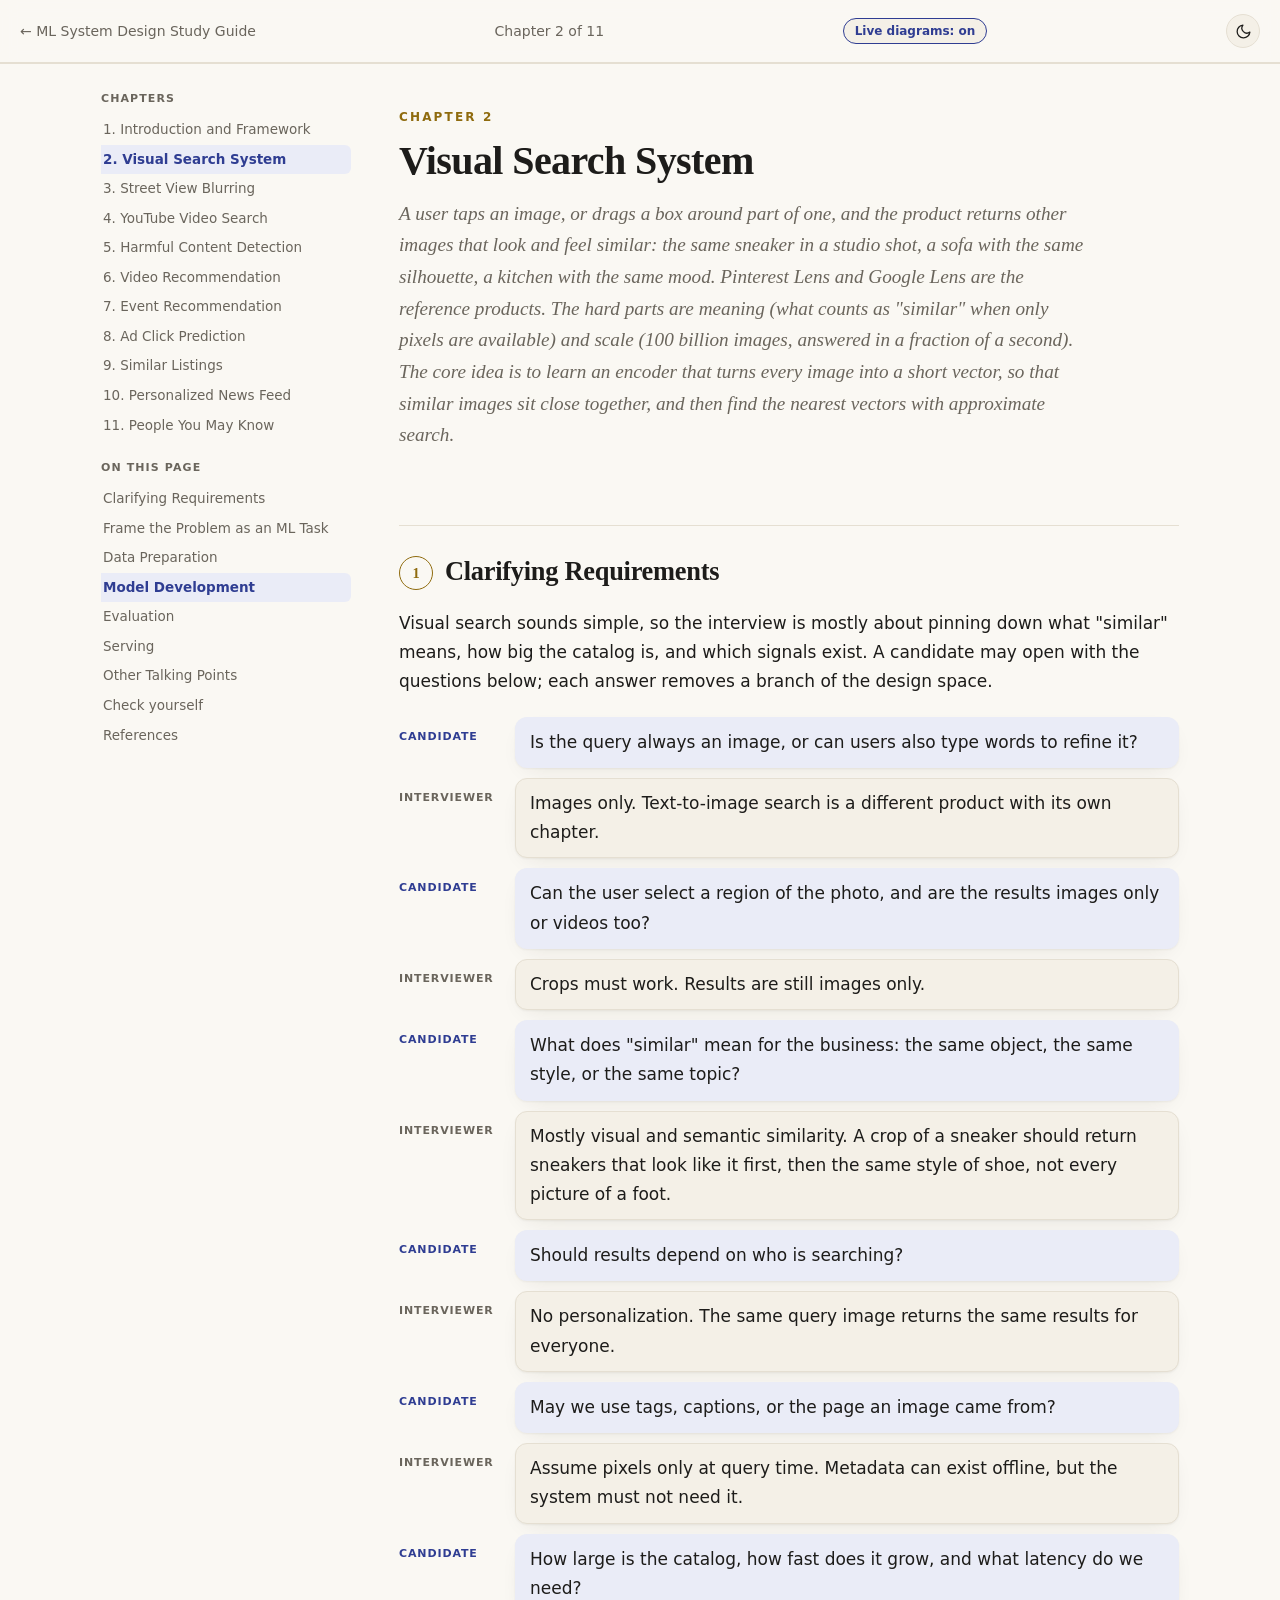
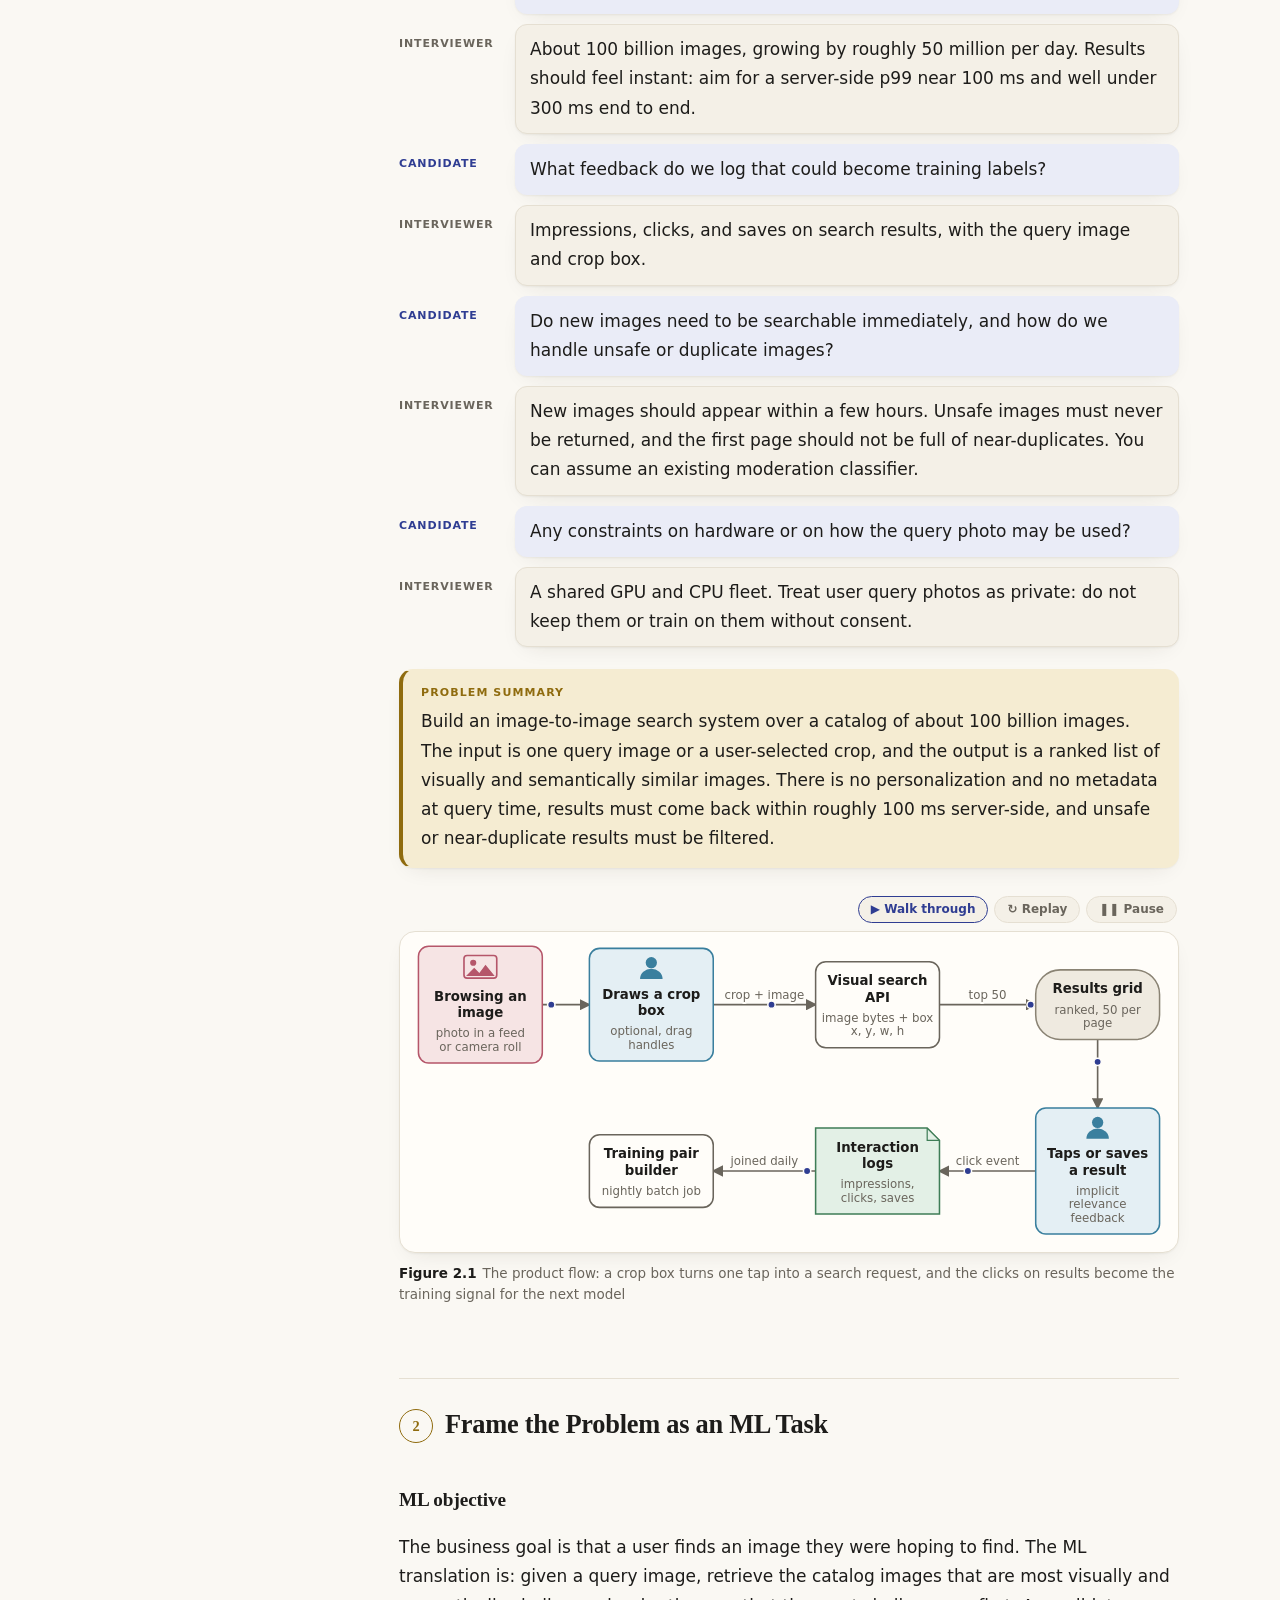
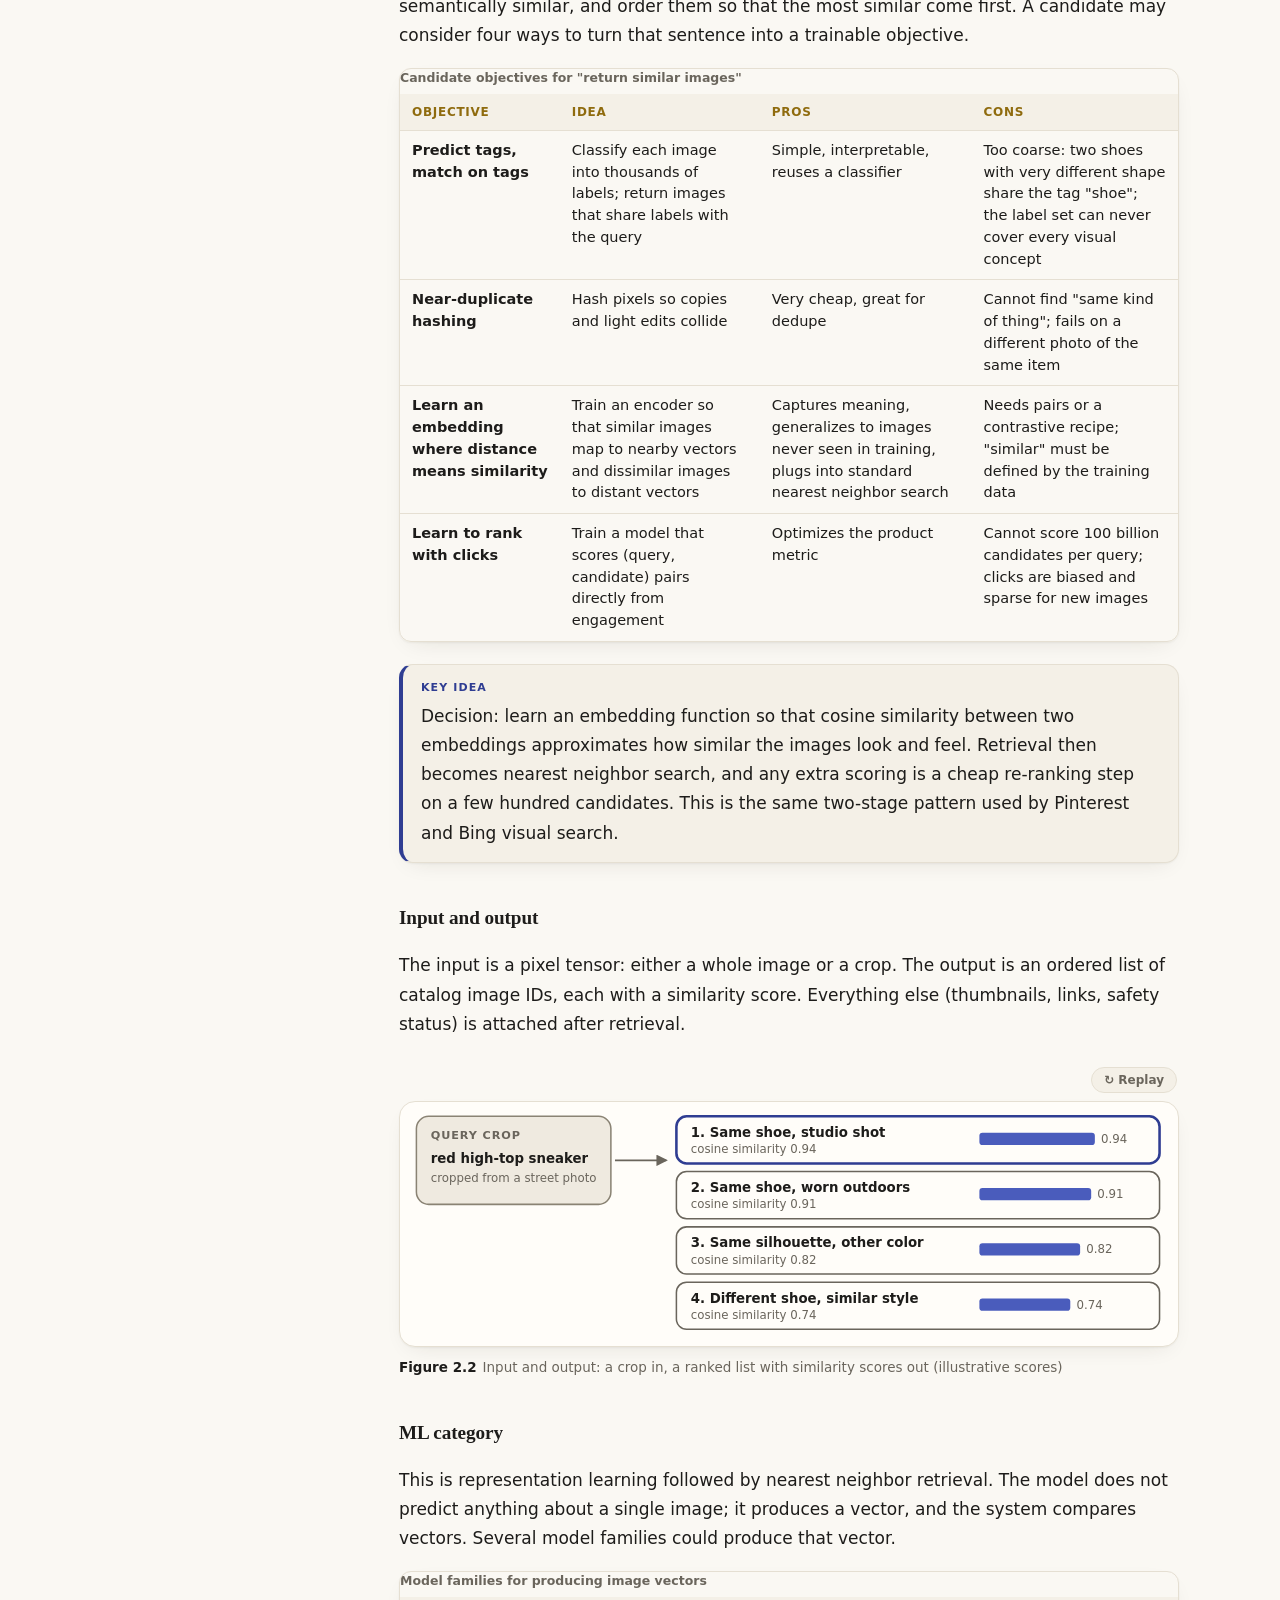
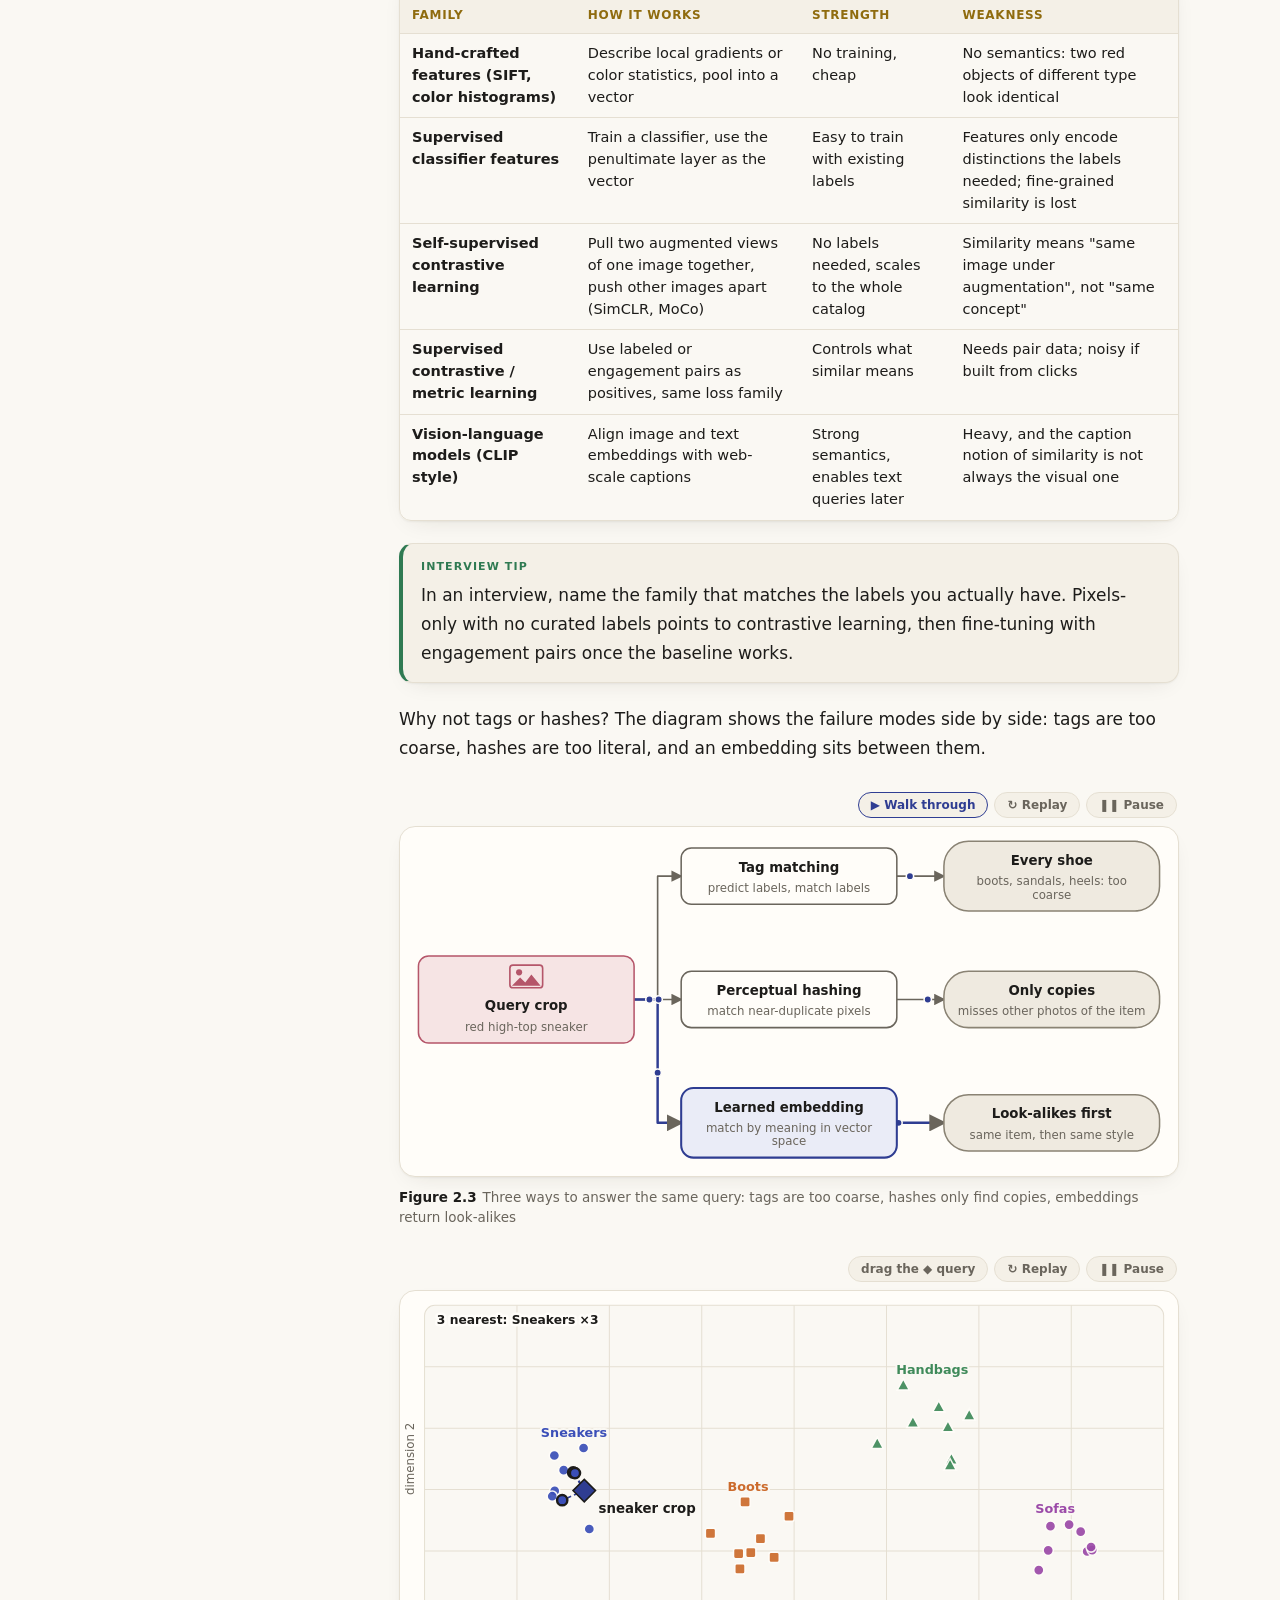
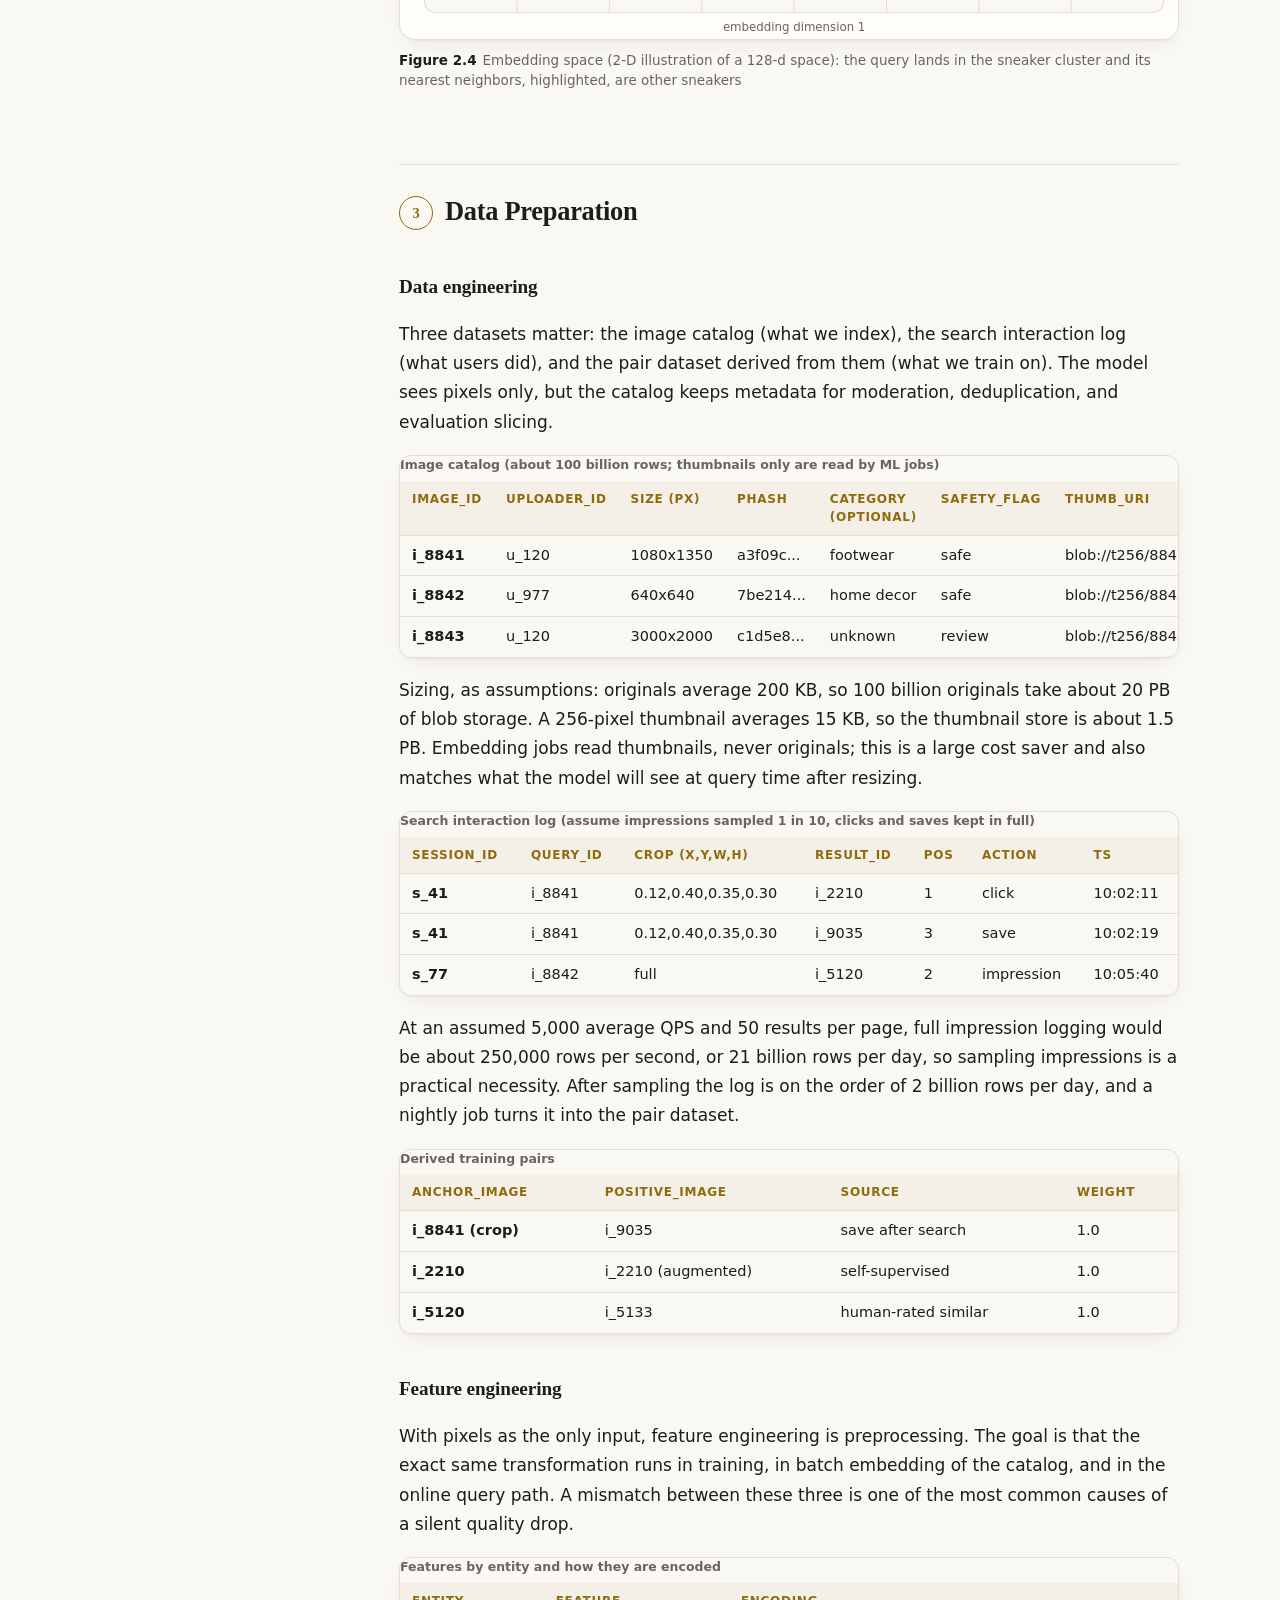
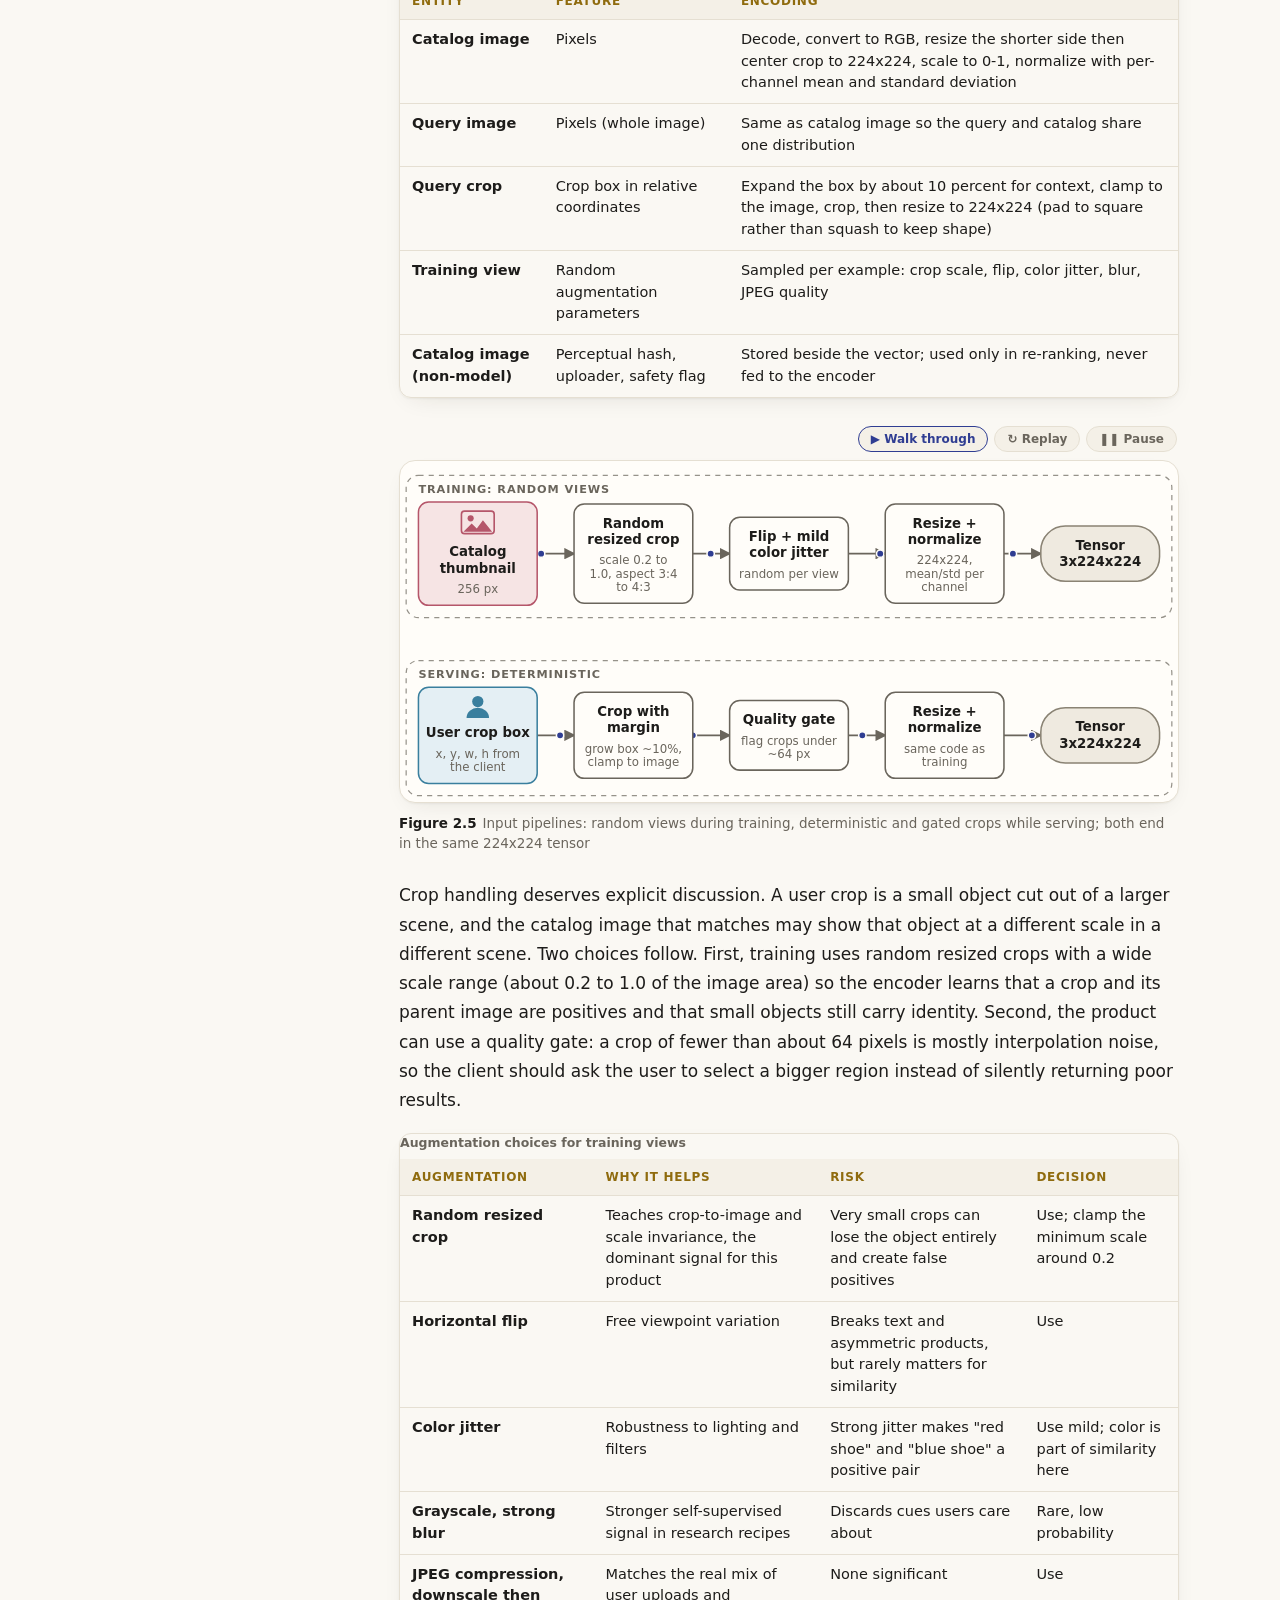
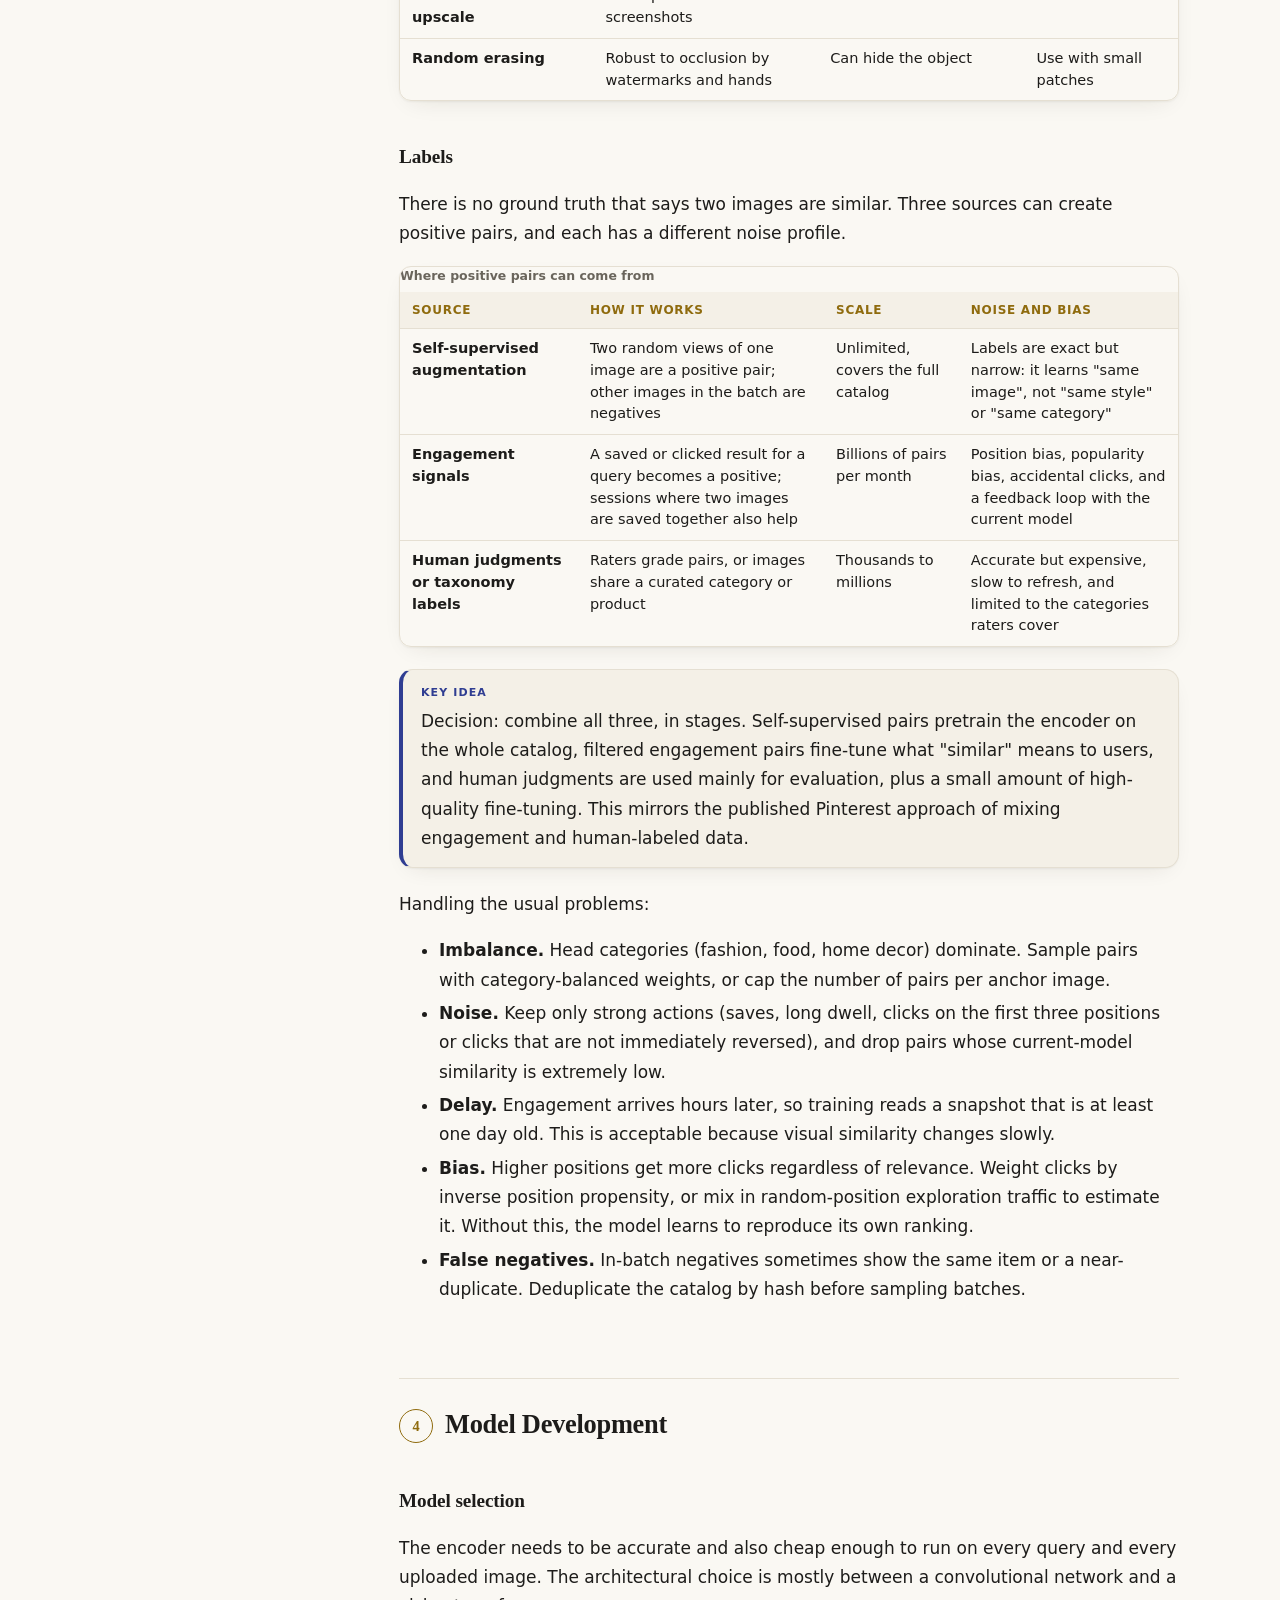
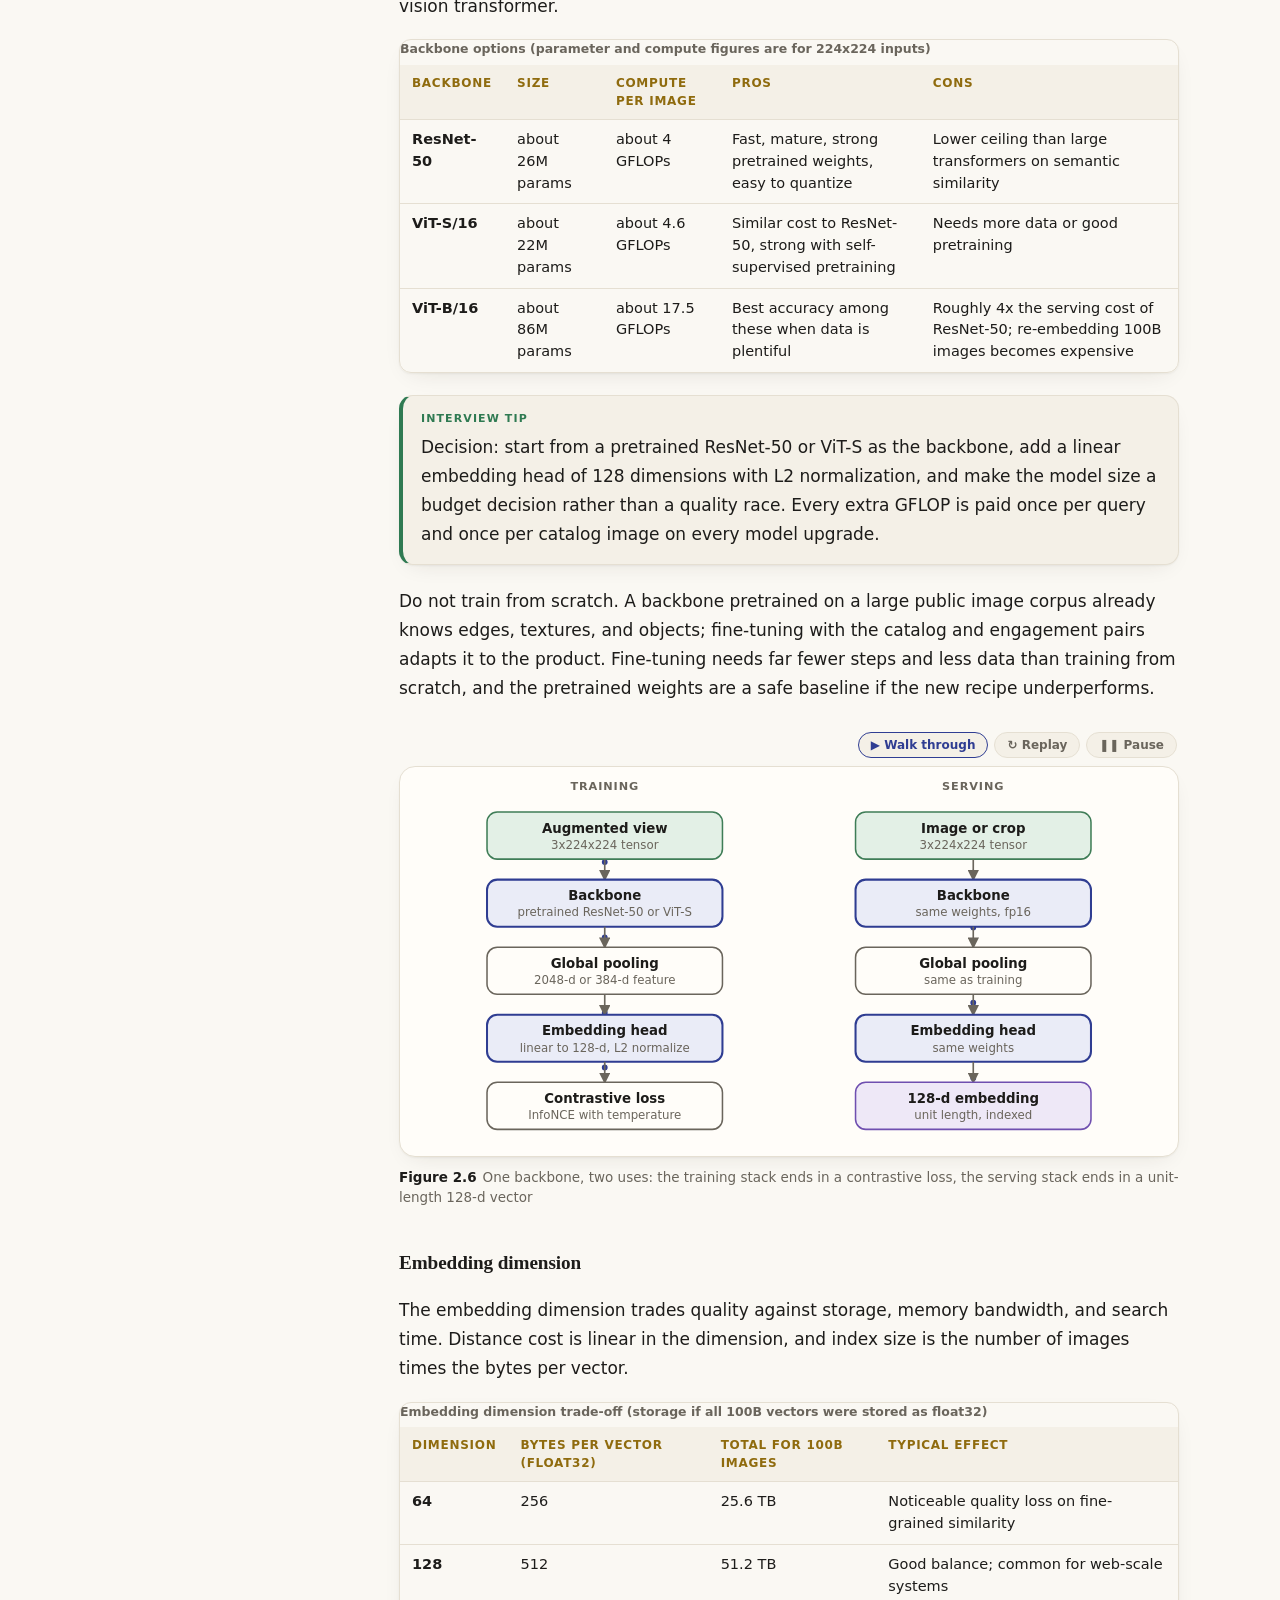
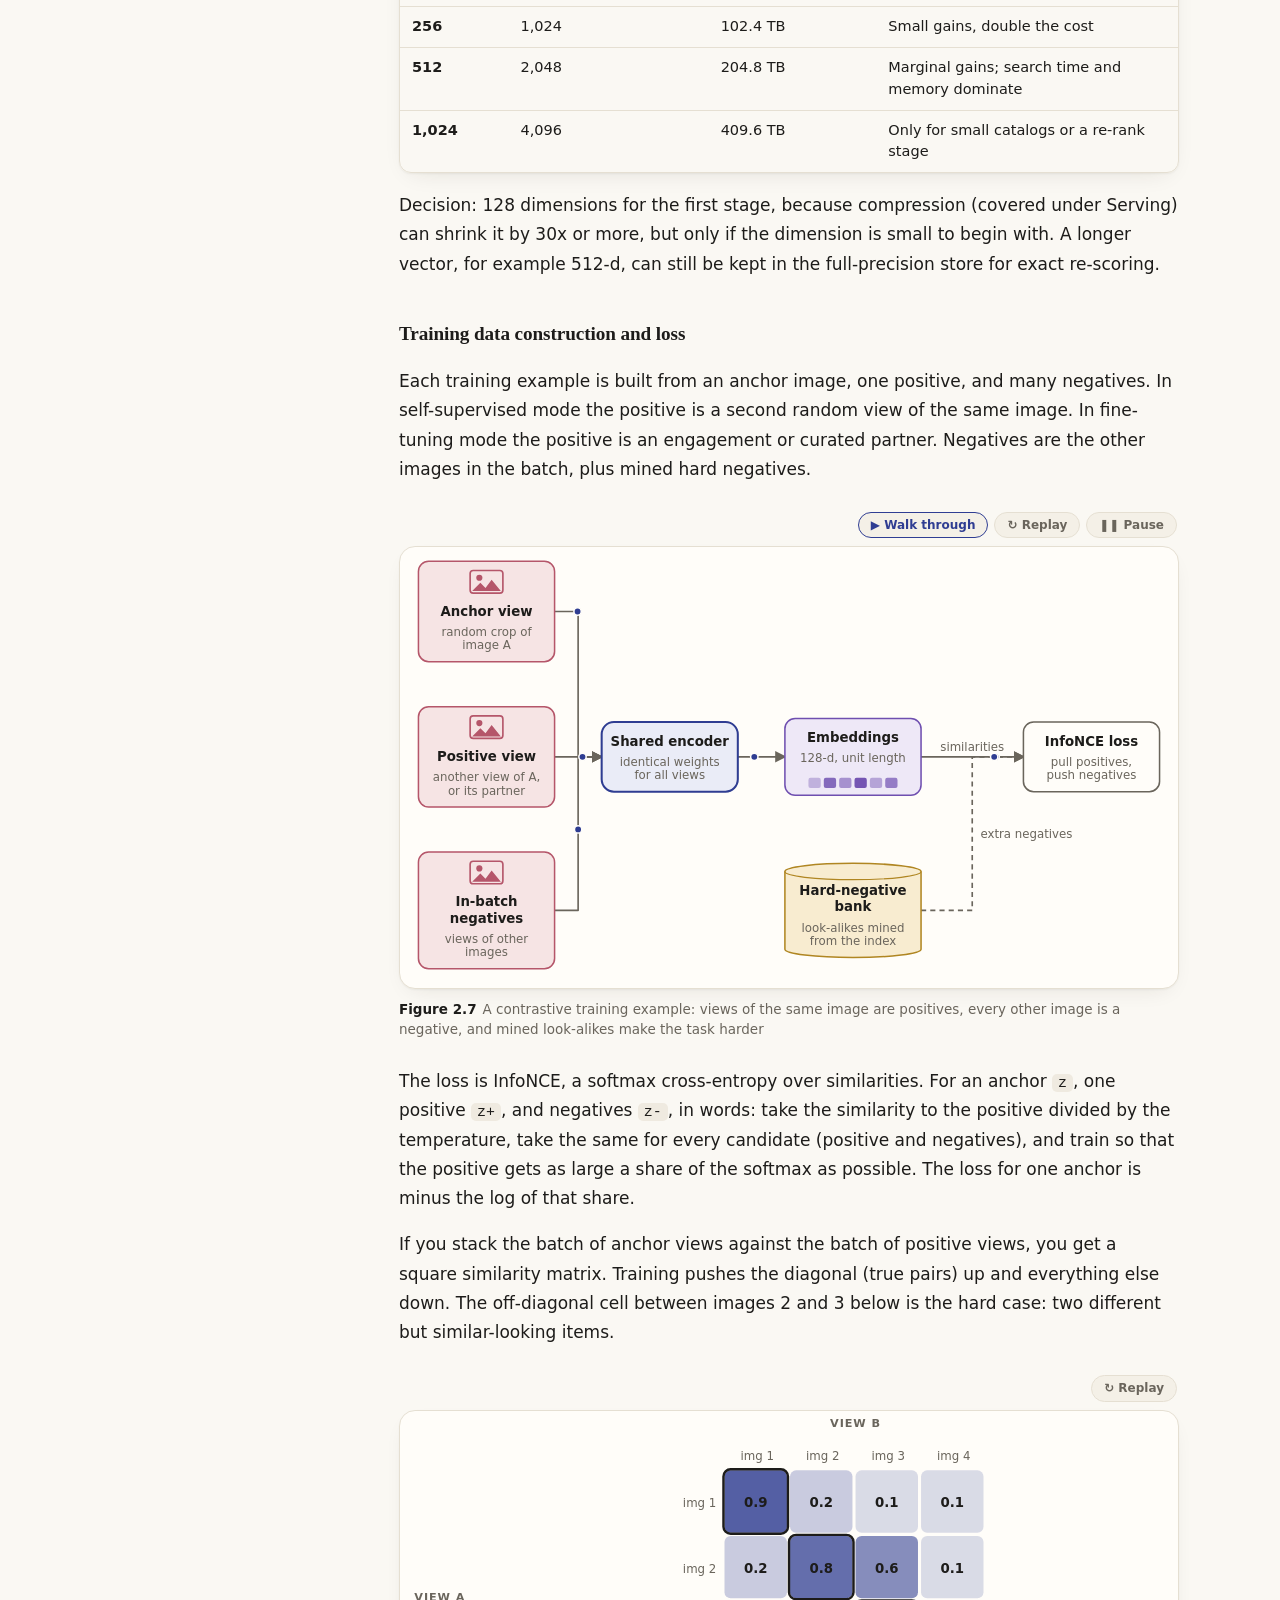
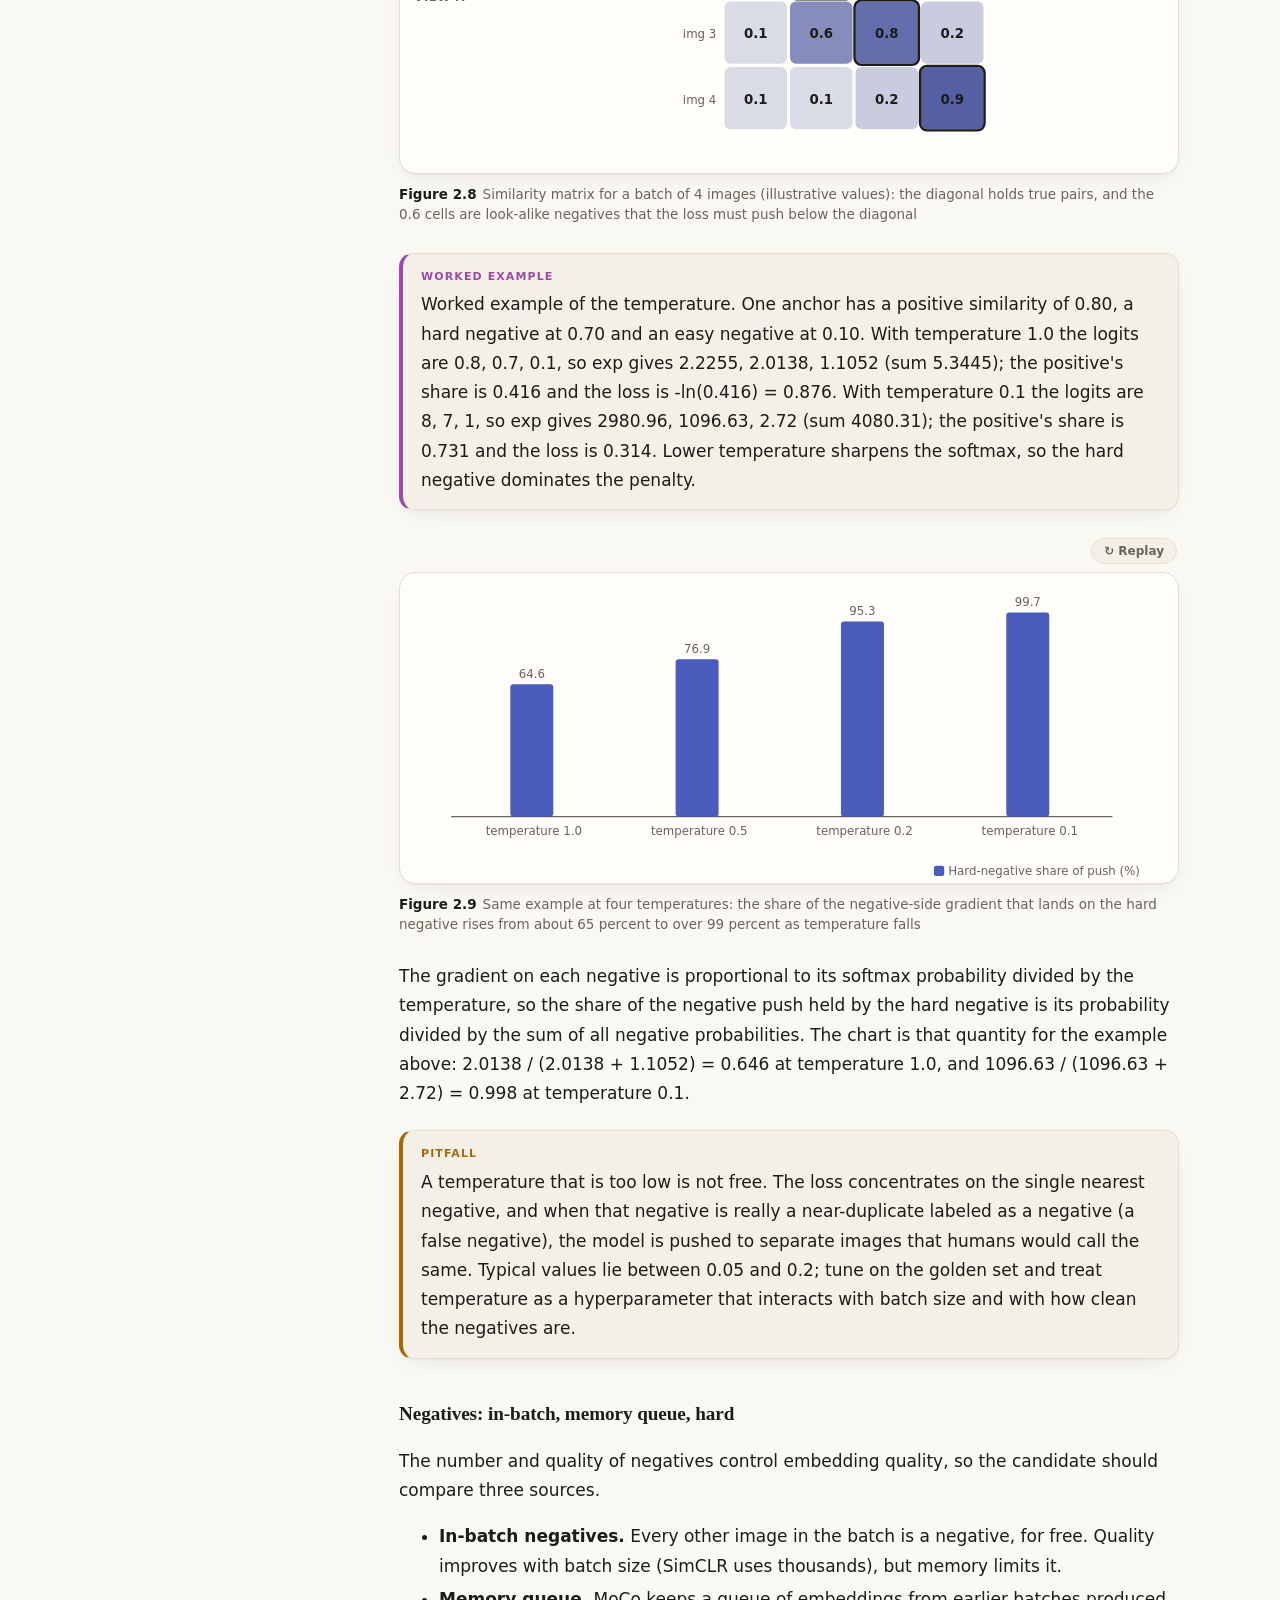
<file: mlsd/visual-search.html>
<!doctype html>
<html lang="en">
<head>
<meta charset="utf-8">
<meta name="viewport" content="width=device-width,initial-scale=1">
<title>Visual Search System</title>
<script>(function(){try{var t=localStorage.getItem("mlsd-theme");if(t!=="light"&&t!=="dark")t=window.matchMedia&&matchMedia("(prefers-color-scheme: dark)").matches?"dark":"light";document.documentElement.setAttribute("data-theme",t)}catch(e){}})()</script>
<link rel="stylesheet" href="assets/style.css">
</head>
<body data-slug="visual-search">
<div class="topbar"><a href="index.html">&larr; ML System Design Study Guide</a><span style="color:var(--muted)">Chapter 2 of 11</span></div>
<div class="layout"><aside class="toc" id="toc"></aside>
<main>
<div class="kicker">Chapter 2</div>
<h1>Visual Search System</h1>
<p class="lead">A user taps an image, or drags a box around part of one, and the product returns other images that look and feel similar: the same sneaker in a studio shot, a sofa with the same silhouette, a kitchen with the same mood. Pinterest Lens and Google Lens are the reference products. The hard parts are meaning (what counts as "similar" when only pixels are available) and scale (100 billion images, answered in a fraction of a second). The core idea is to learn an encoder that turns every image into a short vector, so that similar images sit close together, and then find the nearest vectors with approximate search.</p>

<h2>Clarifying Requirements</h2>
<p>Visual search sounds simple, so the interview is mostly about pinning down what "similar" means, how big the catalog is, and which signals exist. A candidate may open with the questions below; each answer removes a branch of the design space.</p>
<div class="dlg">
<div class="turn c"><span>Candidate</span><p>Is the query always an image, or can users also type words to refine it?</p></div>
<div class="turn i"><span>Interviewer</span><p>Images only. Text-to-image search is a different product with its own chapter.</p></div>
<div class="turn c"><span>Candidate</span><p>Can the user select a region of the photo, and are the results images only or videos too?</p></div>
<div class="turn i"><span>Interviewer</span><p>Crops must work. Results are still images only.</p></div>
<div class="turn c"><span>Candidate</span><p>What does "similar" mean for the business: the same object, the same style, or the same topic?</p></div>
<div class="turn i"><span>Interviewer</span><p>Mostly visual and semantic similarity. A crop of a sneaker should return sneakers that look like it first, then the same style of shoe, not every picture of a foot.</p></div>
<div class="turn c"><span>Candidate</span><p>Should results depend on who is searching?</p></div>
<div class="turn i"><span>Interviewer</span><p>No personalization. The same query image returns the same results for everyone.</p></div>
<div class="turn c"><span>Candidate</span><p>May we use tags, captions, or the page an image came from?</p></div>
<div class="turn i"><span>Interviewer</span><p>Assume pixels only at query time. Metadata can exist offline, but the system must not need it.</p></div>
<div class="turn c"><span>Candidate</span><p>How large is the catalog, how fast does it grow, and what latency do we need?</p></div>
<div class="turn i"><span>Interviewer</span><p>About 100 billion images, growing by roughly 50 million per day. Results should feel instant: aim for a server-side p99 near 100 ms and well under 300 ms end to end.</p></div>
<div class="turn c"><span>Candidate</span><p>What feedback do we log that could become training labels?</p></div>
<div class="turn i"><span>Interviewer</span><p>Impressions, clicks, and saves on search results, with the query image and crop box.</p></div>
<div class="turn c"><span>Candidate</span><p>Do new images need to be searchable immediately, and how do we handle unsafe or duplicate images?</p></div>
<div class="turn i"><span>Interviewer</span><p>New images should appear within a few hours. Unsafe images must never be returned, and the first page should not be full of near-duplicates. You can assume an existing moderation classifier.</p></div>
<div class="turn c"><span>Candidate</span><p>Any constraints on hardware or on how the query photo may be used?</p></div>
<div class="turn i"><span>Interviewer</span><p>A shared GPU and CPU fleet. Treat user query photos as private: do not keep them or train on them without consent.</p></div>
</div>
<div class="summary"><p>Build an image-to-image search system over a catalog of about 100 billion images. The input is one query image or a user-selected crop, and the output is a ranked list of visually and semantically similar images. There is no personalization and no metadata at query time, results must come back within roughly 100 ms server-side, and unsafe or near-duplicate results must be filtered.</p></div>

<script type="application/json" class="dg" data-cap="The product flow: a crop box turns one tap into a search request, and the clicks on results become the training signal for the next model">
{"type":"graph","cols":4,
 "nodes":[
  {"id":"a","t":"Browsing an image","s":"photo in a feed or camera roll","c":0,"r":0,"k":"img"},
  {"id":"b","t":"Draws a crop box","s":"optional, drag handles","c":1,"r":0,"k":"user"},
  {"id":"c","t":"Visual search API","s":"image bytes + box x, y, w, h","c":2,"r":0,"k":"svc"},
  {"id":"d","t":"Results grid","s":"ranked, 50 per page","c":3,"r":0,"k":"io"},
  {"id":"e","t":"Taps or saves a result","s":"implicit relevance feedback","c":3,"r":1,"k":"user"},
  {"id":"f","t":"Interaction logs","s":"impressions, clicks, saves","c":2,"r":1,"k":"data"},
  {"id":"g","t":"Training pair builder","s":"nightly batch job","c":1,"r":1,"k":"svc"}],
 "edges":[["a","b"],["b","c","crop + image"],["c","d","top 50"],["d","e"],["e","f","click event"],["f","g","joined daily"]]}
</script>

<h2>Frame the Problem as an ML Task</h2>
<h3>ML objective</h3>
<p>The business goal is that a user finds an image they were hoping to find. The ML translation is: given a query image, retrieve the catalog images that are most visually and semantically similar, and order them so that the most similar come first. A candidate may consider four ways to turn that sentence into a trainable objective.</p>
<table>
<caption>Candidate objectives for "return similar images"</caption>
<tr><th>Objective</th><th>Idea</th><th>Pros</th><th>Cons</th></tr>
<tr><td>Predict tags, match on tags</td><td>Classify each image into thousands of labels; return images that share labels with the query</td><td>Simple, interpretable, reuses a classifier</td><td>Too coarse: two shoes with very different shape share the tag "shoe"; the label set can never cover every visual concept</td></tr>
<tr><td>Near-duplicate hashing</td><td>Hash pixels so copies and light edits collide</td><td>Very cheap, great for dedupe</td><td>Cannot find "same kind of thing"; fails on a different photo of the same item</td></tr>
<tr><td>Learn an embedding where distance means similarity</td><td>Train an encoder so that similar images map to nearby vectors and dissimilar images to distant vectors</td><td>Captures meaning, generalizes to images never seen in training, plugs into standard nearest neighbor search</td><td>Needs pairs or a contrastive recipe; "similar" must be defined by the training data</td></tr>
<tr><td>Learn to rank with clicks</td><td>Train a model that scores (query, candidate) pairs directly from engagement</td><td>Optimizes the product metric</td><td>Cannot score 100 billion candidates per query; clicks are biased and sparse for new images</td></tr>
</table>
<div class="callout key"><p>Decision: learn an embedding function so that cosine similarity between two embeddings approximates how similar the images look and feel. Retrieval then becomes nearest neighbor search, and any extra scoring is a cheap re-ranking step on a few hundred candidates. This is the same two-stage pattern used by Pinterest and Bing visual search.</p></div>

<h3>Input and output</h3>
<p>The input is a pixel tensor: either a whole image or a crop. The output is an ordered list of catalog image IDs, each with a similarity score. Everything else (thumbnails, links, safety status) is attached after retrieval.</p>
<script type="application/json" class="dg" data-cap="Input and output: a crop in, a ranked list with similarity scores out (illustrative scores)">
{"type":"ranklist","ql":"Query crop","q":"red high-top sneaker","qs":"cropped from a street photo","items":[
 {"t":"Same shoe, studio shot","s":"cosine similarity 0.94","v":0.94,"hl":1},
 {"t":"Same shoe, worn outdoors","s":"cosine similarity 0.91","v":0.91},
 {"t":"Same silhouette, other color","s":"cosine similarity 0.82","v":0.82},
 {"t":"Different shoe, similar style","s":"cosine similarity 0.74","v":0.74}]}
</script>

<h3>ML category</h3>
<p>This is representation learning followed by nearest neighbor retrieval. The model does not predict anything about a single image; it produces a vector, and the system compares vectors. Several model families could produce that vector.</p>
<table>
<caption>Model families for producing image vectors</caption>
<tr><th>Family</th><th>How it works</th><th>Strength</th><th>Weakness</th></tr>
<tr><td>Hand-crafted features (SIFT, color histograms)</td><td>Describe local gradients or color statistics, pool into a vector</td><td>No training, cheap</td><td>No semantics: two red objects of different type look identical</td></tr>
<tr><td>Supervised classifier features</td><td>Train a classifier, use the penultimate layer as the vector</td><td>Easy to train with existing labels</td><td>Features only encode distinctions the labels needed; fine-grained similarity is lost</td></tr>
<tr><td>Self-supervised contrastive learning</td><td>Pull two augmented views of one image together, push other images apart (SimCLR, MoCo)</td><td>No labels needed, scales to the whole catalog</td><td>Similarity means "same image under augmentation", not "same concept"</td></tr>
<tr><td>Supervised contrastive / metric learning</td><td>Use labeled or engagement pairs as positives, same loss family</td><td>Controls what similar means</td><td>Needs pair data; noisy if built from clicks</td></tr>
<tr><td>Vision-language models (CLIP style)</td><td>Align image and text embeddings with web-scale captions</td><td>Strong semantics, enables text queries later</td><td>Heavy, and the caption notion of similarity is not always the visual one</td></tr>
</table>
<div class="callout tip"><p>In an interview, name the family that matches the labels you actually have. Pixels-only with no curated labels points to contrastive learning, then fine-tuning with engagement pairs once the baseline works.</p></div>

<p>Why not tags or hashes? The diagram shows the failure modes side by side: tags are too coarse, hashes are too literal, and an embedding sits between them.</p>
<script type="application/json" class="dg" data-cap="Three ways to answer the same query: tags are too coarse, hashes only find copies, embeddings return look-alikes">
{"type":"graph","cols":3,
 "nodes":[
  {"id":"q","t":"Query crop","s":"red high-top sneaker","c":0,"r":1,"k":"img"},
  {"id":"t","t":"Tag matching","s":"predict labels, match labels","c":1,"r":0,"k":"svc"},
  {"id":"h","t":"Perceptual hashing","s":"match near-duplicate pixels","c":1,"r":1,"k":"svc"},
  {"id":"e","t":"Learned embedding","s":"match by meaning in vector space","c":1,"r":2,"k":"model"},
  {"id":"tr","t":"Every shoe","s":"boots, sandals, heels: too coarse","c":2,"r":0,"k":"io"},
  {"id":"hr","t":"Only copies","s":"misses other photos of the item","c":2,"r":1,"k":"io"},
  {"id":"er","t":"Look-alikes first","s":"same item, then same style","c":2,"r":2,"k":"io"}],
 "edges":[["q","t"],["q","h"],["q","e",{"hl":1}],["t","tr"],["h","hr"],["e","er",{"hl":1}]]}
</script>
<script type="application/json" class="dg" data-cap="Embedding space (2-D illustration of a 128-d space): the query lands in the sneaker cluster and its nearest neighbors, highlighted, are other sneakers">
{"type":"embed","h":340,"seed":7,"nn":3,
 "clusters":[{"n":"Sneakers","x":170,"y":190,"r":28,"k":9},{"n":"Boots","x":340,"y":225,"r":26,"k":8,"m":"s"},{"n":"Handbags","x":520,"y":130,"r":30,"k":8,"m":"t"},{"n":"Sofas","x":640,"y":245,"r":26,"k":8}],
 "query":{"x":180,"y":195,"t":"sneaker crop"}}
</script>

<h2>Data Preparation</h2>
<h3>Data engineering</h3>
<p>Three datasets matter: the image catalog (what we index), the search interaction log (what users did), and the pair dataset derived from them (what we train on). The model sees pixels only, but the catalog keeps metadata for moderation, deduplication, and evaluation slicing.</p>
<table>
<caption>Image catalog (about 100 billion rows; thumbnails only are read by ML jobs)</caption>
<tr><th>image_id</th><th>uploader_id</th><th>size (px)</th><th>phash</th><th>category (optional)</th><th>safety_flag</th><th>thumb_uri</th></tr>
<tr><td>i_8841</td><td>u_120</td><td>1080x1350</td><td>a3f09c...</td><td>footwear</td><td>safe</td><td>blob://t256/8841</td></tr>
<tr><td>i_8842</td><td>u_977</td><td>640x640</td><td>7be214...</td><td>home decor</td><td>safe</td><td>blob://t256/8842</td></tr>
<tr><td>i_8843</td><td>u_120</td><td>3000x2000</td><td>c1d5e8...</td><td>unknown</td><td>review</td><td>blob://t256/8843</td></tr>
</table>
<p>Sizing, as assumptions: originals average 200 KB, so 100 billion originals take about 20 PB of blob storage. A 256-pixel thumbnail averages 15 KB, so the thumbnail store is about 1.5 PB. Embedding jobs read thumbnails, never originals; this is a large cost saver and also matches what the model will see at query time after resizing.</p>
<table>
<caption>Search interaction log (assume impressions sampled 1 in 10, clicks and saves kept in full)</caption>
<tr><th>session_id</th><th>query_id</th><th>crop (x,y,w,h)</th><th>result_id</th><th>pos</th><th>action</th><th>ts</th></tr>
<tr><td>s_41</td><td>i_8841</td><td>0.12,0.40,0.35,0.30</td><td>i_2210</td><td>1</td><td>click</td><td>10:02:11</td></tr>
<tr><td>s_41</td><td>i_8841</td><td>0.12,0.40,0.35,0.30</td><td>i_9035</td><td>3</td><td>save</td><td>10:02:19</td></tr>
<tr><td>s_77</td><td>i_8842</td><td>full</td><td>i_5120</td><td>2</td><td>impression</td><td>10:05:40</td></tr>
</table>
<p>At an assumed 5,000 average QPS and 50 results per page, full impression logging would be about 250,000 rows per second, or 21 billion rows per day, so sampling impressions is a practical necessity. After sampling the log is on the order of 2 billion rows per day, and a nightly job turns it into the pair dataset.</p>
<table>
<caption>Derived training pairs</caption>
<tr><th>anchor_image</th><th>positive_image</th><th>source</th><th>weight</th></tr>
<tr><td>i_8841 (crop)</td><td>i_9035</td><td>save after search</td><td>1.0</td></tr>
<tr><td>i_2210</td><td>i_2210 (augmented)</td><td>self-supervised</td><td>1.0</td></tr>
<tr><td>i_5120</td><td>i_5133</td><td>human-rated similar</td><td>1.0</td></tr>
</table>

<h3>Feature engineering</h3>
<p>With pixels as the only input, feature engineering is preprocessing. The goal is that the exact same transformation runs in training, in batch embedding of the catalog, and in the online query path. A mismatch between these three is one of the most common causes of a silent quality drop.</p>
<table>
<caption>Features by entity and how they are encoded</caption>
<tr><th>Entity</th><th>Feature</th><th>Encoding</th></tr>
<tr><td>Catalog image</td><td>Pixels</td><td>Decode, convert to RGB, resize the shorter side then center crop to 224x224, scale to 0-1, normalize with per-channel mean and standard deviation</td></tr>
<tr><td>Query image</td><td>Pixels (whole image)</td><td>Same as catalog image so the query and catalog share one distribution</td></tr>
<tr><td>Query crop</td><td>Crop box in relative coordinates</td><td>Expand the box by about 10 percent for context, clamp to the image, crop, then resize to 224x224 (pad to square rather than squash to keep shape)</td></tr>
<tr><td>Training view</td><td>Random augmentation parameters</td><td>Sampled per example: crop scale, flip, color jitter, blur, JPEG quality</td></tr>
<tr><td>Catalog image (non-model)</td><td>Perceptual hash, uploader, safety flag</td><td>Stored beside the vector; used only in re-ranking, never fed to the encoder</td></tr>
</table>
<script type="application/json" class="dg" data-cap="Input pipelines: random views during training, deterministic and gated crops while serving; both end in the same 224x224 tensor">
{"type":"graph","cols":5,
 "groups":[{"t":"Training: random views","c0":0,"c1":4,"r0":0,"r1":0},{"t":"Serving: deterministic","c0":0,"c1":4,"r0":1,"r1":1}],
 "nodes":[
  {"id":"a","t":"Catalog thumbnail","s":"256 px","c":0,"r":0,"k":"img"},
  {"id":"b","t":"Random resized crop","s":"scale 0.2 to 1.0, aspect 3:4 to 4:3","c":1,"r":0,"k":"svc"},
  {"id":"c","t":"Flip + mild color jitter","s":"random per view","c":2,"r":0,"k":"svc"},
  {"id":"d","t":"Resize + normalize","s":"224x224, mean/std per channel","c":3,"r":0,"k":"svc"},
  {"id":"e","t":"Tensor 3x224x224","c":4,"r":0,"k":"io"},
  {"id":"f","t":"User crop box","s":"x, y, w, h from the client","c":0,"r":1,"k":"user"},
  {"id":"g","t":"Crop with margin","s":"grow box ~10%, clamp to image","c":1,"r":1,"k":"svc"},
  {"id":"h","t":"Quality gate","s":"flag crops under ~64 px","c":2,"r":1,"k":"svc"},
  {"id":"i","t":"Resize + normalize","s":"same code as training","c":3,"r":1,"k":"svc"},
  {"id":"j","t":"Tensor 3x224x224","c":4,"r":1,"k":"io"}],
 "edges":[["a","b"],["b","c"],["c","d"],["d","e"],["f","g"],["g","h"],["h","i"],["i","j"]]}
</script>
<p>Crop handling deserves explicit discussion. A user crop is a small object cut out of a larger scene, and the catalog image that matches may show that object at a different scale in a different scene. Two choices follow. First, training uses random resized crops with a wide scale range (about 0.2 to 1.0 of the image area) so the encoder learns that a crop and its parent image are positives and that small objects still carry identity. Second, the product can use a quality gate: a crop of fewer than about 64 pixels is mostly interpolation noise, so the client should ask the user to select a bigger region instead of silently returning poor results.</p>
<table>
<caption>Augmentation choices for training views</caption>
<tr><th>Augmentation</th><th>Why it helps</th><th>Risk</th><th>Decision</th></tr>
<tr><td>Random resized crop</td><td>Teaches crop-to-image and scale invariance, the dominant signal for this product</td><td>Very small crops can lose the object entirely and create false positives</td><td>Use; clamp the minimum scale around 0.2</td></tr>
<tr><td>Horizontal flip</td><td>Free viewpoint variation</td><td>Breaks text and asymmetric products, but rarely matters for similarity</td><td>Use</td></tr>
<tr><td>Color jitter</td><td>Robustness to lighting and filters</td><td>Strong jitter makes "red shoe" and "blue shoe" a positive pair</td><td>Use mild; color is part of similarity here</td></tr>
<tr><td>Grayscale, strong blur</td><td>Stronger self-supervised signal in research recipes</td><td>Discards cues users care about</td><td>Rare, low probability</td></tr>
<tr><td>JPEG compression, downscale then upscale</td><td>Matches the real mix of user uploads and screenshots</td><td>None significant</td><td>Use</td></tr>
<tr><td>Random erasing</td><td>Robust to occlusion by watermarks and hands</td><td>Can hide the object</td><td>Use with small patches</td></tr>
</table>

<h3>Labels</h3>
<p>There is no ground truth that says two images are similar. Three sources can create positive pairs, and each has a different noise profile.</p>
<table>
<caption>Where positive pairs can come from</caption>
<tr><th>Source</th><th>How it works</th><th>Scale</th><th>Noise and bias</th></tr>
<tr><td>Self-supervised augmentation</td><td>Two random views of one image are a positive pair; other images in the batch are negatives</td><td>Unlimited, covers the full catalog</td><td>Labels are exact but narrow: it learns "same image", not "same style" or "same category"</td></tr>
<tr><td>Engagement signals</td><td>A saved or clicked result for a query becomes a positive; sessions where two images are saved together also help</td><td>Billions of pairs per month</td><td>Position bias, popularity bias, accidental clicks, and a feedback loop with the current model</td></tr>
<tr><td>Human judgments or taxonomy labels</td><td>Raters grade pairs, or images share a curated category or product</td><td>Thousands to millions</td><td>Accurate but expensive, slow to refresh, and limited to the categories raters cover</td></tr>
</table>
<div class="callout key"><p>Decision: combine all three, in stages. Self-supervised pairs pretrain the encoder on the whole catalog, filtered engagement pairs fine-tune what "similar" means to users, and human judgments are used mainly for evaluation, plus a small amount of high-quality fine-tuning. This mirrors the published Pinterest approach of mixing engagement and human-labeled data.</p></div>
<p>Handling the usual problems:</p>
<ul>
<li><b>Imbalance.</b> Head categories (fashion, food, home decor) dominate. Sample pairs with category-balanced weights, or cap the number of pairs per anchor image.</li>
<li><b>Noise.</b> Keep only strong actions (saves, long dwell, clicks on the first three positions or clicks that are not immediately reversed), and drop pairs whose current-model similarity is extremely low.</li>
<li><b>Delay.</b> Engagement arrives hours later, so training reads a snapshot that is at least one day old. This is acceptable because visual similarity changes slowly.</li>
<li><b>Bias.</b> Higher positions get more clicks regardless of relevance. Weight clicks by inverse position propensity, or mix in random-position exploration traffic to estimate it. Without this, the model learns to reproduce its own ranking.</li>
<li><b>False negatives.</b> In-batch negatives sometimes show the same item or a near-duplicate. Deduplicate the catalog by hash before sampling batches.</li>
</ul>

<h2>Model Development</h2>
<h3>Model selection</h3>
<p>The encoder needs to be accurate and also cheap enough to run on every query and every uploaded image. The architectural choice is mostly between a convolutional network and a vision transformer.</p>
<table>
<caption>Backbone options (parameter and compute figures are for 224x224 inputs)</caption>
<tr><th>Backbone</th><th>Size</th><th>Compute per image</th><th>Pros</th><th>Cons</th></tr>
<tr><td>ResNet-50</td><td>about 26M params</td><td>about 4 GFLOPs</td><td>Fast, mature, strong pretrained weights, easy to quantize</td><td>Lower ceiling than large transformers on semantic similarity</td></tr>
<tr><td>ViT-S/16</td><td>about 22M params</td><td>about 4.6 GFLOPs</td><td>Similar cost to ResNet-50, strong with self-supervised pretraining</td><td>Needs more data or good pretraining</td></tr>
<tr><td>ViT-B/16</td><td>about 86M params</td><td>about 17.5 GFLOPs</td><td>Best accuracy among these when data is plentiful</td><td>Roughly 4x the serving cost of ResNet-50; re-embedding 100B images becomes expensive</td></tr>
</table>
<div class="callout tip"><p>Decision: start from a pretrained ResNet-50 or ViT-S as the backbone, add a linear embedding head of 128 dimensions with L2 normalization, and make the model size a budget decision rather than a quality race. Every extra GFLOP is paid once per query and once per catalog image on every model upgrade.</p></div>
<p>Do not train from scratch. A backbone pretrained on a large public image corpus already knows edges, textures, and objects; fine-tuning with the catalog and engagement pairs adapts it to the product. Fine-tuning needs far fewer steps and less data than training from scratch, and the pretrained weights are a safe baseline if the new recipe underperforms.</p>
<script type="application/json" class="dg" data-cap="One backbone, two uses: the training stack ends in a contrastive loss, the serving stack ends in a unit-length 128-d vector">
{"type":"stack","cols":[
 {"t":"Training","layers":[
  {"t":"Augmented view","s":"3x224x224 tensor"},
  {"t":"Backbone","s":"pretrained ResNet-50 or ViT-S","k":"model"},
  {"t":"Global pooling","s":"2048-d or 384-d feature"},
  {"t":"Embedding head","s":"linear to 128-d, L2 normalize","k":"model"},
  {"t":"Contrastive loss","s":"InfoNCE with temperature"}]},
 {"t":"Serving","layers":[
  {"t":"Image or crop","s":"3x224x224 tensor"},
  {"t":"Backbone","s":"same weights, fp16","k":"model"},
  {"t":"Global pooling","s":"same as training"},
  {"t":"Embedding head","s":"same weights","k":"model"},
  {"t":"128-d embedding","s":"unit length, indexed","k":"vec"}]}]}
</script>

<h3>Embedding dimension</h3>
<p>The embedding dimension trades quality against storage, memory bandwidth, and search time. Distance cost is linear in the dimension, and index size is the number of images times the bytes per vector.</p>
<table>
<caption>Embedding dimension trade-off (storage if all 100B vectors were stored as float32)</caption>
<tr><th>Dimension</th><th>Bytes per vector (float32)</th><th>Total for 100B images</th><th>Typical effect</th></tr>
<tr><td>64</td><td>256</td><td>25.6 TB</td><td>Noticeable quality loss on fine-grained similarity</td></tr>
<tr><td>128</td><td>512</td><td>51.2 TB</td><td>Good balance; common for web-scale systems</td></tr>
<tr><td>256</td><td>1,024</td><td>102.4 TB</td><td>Small gains, double the cost</td></tr>
<tr><td>512</td><td>2,048</td><td>204.8 TB</td><td>Marginal gains; search time and memory dominate</td></tr>
<tr><td>1,024</td><td>4,096</td><td>409.6 TB</td><td>Only for small catalogs or a re-rank stage</td></tr>
</table>
<p>Decision: 128 dimensions for the first stage, because compression (covered under Serving) can shrink it by 30x or more, but only if the dimension is small to begin with. A longer vector, for example 512-d, can still be kept in the full-precision store for exact re-scoring.</p>

<h3>Training data construction and loss</h3>
<p>Each training example is built from an anchor image, one positive, and many negatives. In self-supervised mode the positive is a second random view of the same image. In fine-tuning mode the positive is an engagement or curated partner. Negatives are the other images in the batch, plus mined hard negatives.</p>
<script type="application/json" class="dg" data-cap="A contrastive training example: views of the same image are positives, every other image is a negative, and mined look-alikes make the task harder">
{"type":"graph","cols":4,
 "nodes":[
  {"id":"q","t":"Anchor view","s":"random crop of image A","c":0,"r":0,"k":"img"},
  {"id":"p","t":"Positive view","s":"another view of A, or its partner","c":0,"r":1,"k":"img"},
  {"id":"n","t":"In-batch negatives","s":"views of other images","c":0,"r":2,"k":"img"},
  {"id":"enc","t":"Shared encoder","s":"identical weights for all views","c":1,"r":1,"k":"model"},
  {"id":"v","t":"Embeddings","s":"128-d, unit length","c":2,"r":1,"k":"vec"},
  {"id":"hn","t":"Hard-negative bank","s":"look-alikes mined from the index","c":2,"r":2,"k":"store"},
  {"id":"l","t":"InfoNCE loss","s":"pull positives, push negatives","c":3,"r":1,"k":"svc"}],
 "edges":[["q","enc"],["p","enc"],["n","enc"],["enc","v"],["v","l","similarities"],["hn","l","extra negatives",{"d":1}]]}
</script>
<p>The loss is InfoNCE, a softmax cross-entropy over similarities. For an anchor <code>z</code>, one positive <code>z+</code>, and negatives <code>z-</code>, in words: take the similarity to the positive divided by the temperature, take the same for every candidate (positive and negatives), and train so that the positive gets as large a share of the softmax as possible. The loss for one anchor is minus the log of that share.</p>
<p>If you stack the batch of anchor views against the batch of positive views, you get a square similarity matrix. Training pushes the diagonal (true pairs) up and everything else down. The off-diagonal cell between images 2 and 3 below is the hard case: two different but similar-looking items.</p>
<script type="application/json" class="dg" data-cap="Similarity matrix for a batch of 4 images (illustrative values): the diagonal holds true pairs, and the 0.6 cells are look-alike negatives that the loss must push below the diagonal">
{"type":"matrix","rl":"View A","cl":"View B","rows":["img 1","img 2","img 3","img 4"],"cols":["img 1","img 2","img 3","img 4"],
 "v":[[0.9,0.2,0.1,0.1],[0.2,0.8,0.6,0.1],[0.1,0.6,0.8,0.2],[0.1,0.1,0.2,0.9]],"hl":"diag"}
</script>
<div class="callout math"><p>Worked example of the temperature. One anchor has a positive similarity of 0.80, a hard negative at 0.70 and an easy negative at 0.10. With temperature 1.0 the logits are 0.8, 0.7, 0.1, so exp gives 2.2255, 2.0138, 1.1052 (sum 5.3445); the positive's share is 0.416 and the loss is -ln(0.416) = 0.876. With temperature 0.1 the logits are 8, 7, 1, so exp gives 2980.96, 1096.63, 2.72 (sum 4080.31); the positive's share is 0.731 and the loss is 0.314. Lower temperature sharpens the softmax, so the hard negative dominates the penalty.</p></div>
<script type="application/json" class="dg" data-cap="Same example at four temperatures: the share of the negative-side gradient that lands on the hard negative rises from about 65 percent to over 99 percent as temperature falls">
{"type":"bars","labels":["temperature 1.0","temperature 0.5","temperature 0.2","temperature 0.1"],"series":[{"n":"Hard-negative share of push (%)","v":[64.6,76.9,95.3,99.7]}],"max":110}
</script>
<p>The gradient on each negative is proportional to its softmax probability divided by the temperature, so the share of the negative push held by the hard negative is its probability divided by the sum of all negative probabilities. The chart is that quantity for the example above: 2.0138 / (2.0138 + 1.1052) = 0.646 at temperature 1.0, and 1096.63 / (1096.63 + 2.72) = 0.998 at temperature 0.1.</p>
<div class="callout warn"><p>A temperature that is too low is not free. The loss concentrates on the single nearest negative, and when that negative is really a near-duplicate labeled as a negative (a false negative), the model is pushed to separate images that humans would call the same. Typical values lie between 0.05 and 0.2; tune on the golden set and treat temperature as a hyperparameter that interacts with batch size and with how clean the negatives are.</p></div>

<h3>Negatives: in-batch, memory queue, hard</h3>
<p>The number and quality of negatives control embedding quality, so the candidate should compare three sources.</p>
<ul>
<li><b>In-batch negatives.</b> Every other image in the batch is a negative, for free. Quality improves with batch size (SimCLR uses thousands), but memory limits it.</li>
<li><b>Memory queue.</b> MoCo keeps a queue of embeddings from earlier batches produced by a slowly updated momentum encoder, decoupling the number of negatives from the batch size.</li>
<li><b>Hard negatives.</b> Images that the current model places near the anchor but that are not positives. After a first model exists, mine them by searching the index with training anchors and taking ranks 20 to 200, skipping the closest ones to reduce false negatives. Distance-weighted sampling works better than always taking the single hardest example, which tends to destabilize training.</li>
</ul>
<script type="application/json" class="dg" data-cap="The geometry of hard negatives (illustrative): look-alikes sit just outside the positives, while unrelated images are already far away and teach little">
{"type":"embed","h":300,"seed":21,"nn":3,
 "clusters":[{"n":"Same item (positives)","x":140,"y":170,"r":22,"k":7},{"n":"Look-alikes (hard negatives)","x":330,"y":180,"r":24,"k":8,"m":"s"},{"n":"Unrelated (easy negatives)","x":610,"y":210,"r":30,"k":8,"m":"t"}],
 "query":{"x":215,"y":175,"t":"anchor"}}
</script>
<div class="callout tip"><p>Hard negatives are where most of the quality gain comes from after the first working model, and also where most of the training instability comes from. Say both. A defensible plan is: warm up with in-batch negatives only, add mined hard negatives in a later epoch, and watch the golden-set metric after each change.</p></div>

<h3>Training pipeline</h3>
<script type="application/json" class="dg" data-cap="Training pipeline: pretrain, adapt to the catalog, fine-tune on pairs, and promote only models that pass the golden-set gates">
{"type":"graph","cols":5,
 "groups":[{"t":"Training pipeline","c0":0,"c1":4,"r0":0,"r1":0},{"t":"Data sources","c0":1,"c1":3,"r0":1,"r1":1}],
 "nodes":[
  {"id":"a","t":"Pretrained backbone","s":"public or in-house weights","c":0,"r":0,"k":"model"},
  {"id":"b","t":"Self-supervised stage","s":"augmentation pairs, catalog-wide","c":1,"r":0,"k":"svc"},
  {"id":"c","t":"Pair fine-tuning","s":"engagement + curated + hard neg.","c":2,"r":0,"k":"svc"},
  {"id":"d","t":"Offline evaluation","s":"nDCG, MRR, recall on golden set","c":3,"r":0,"k":"svc"},
  {"id":"e","t":"Model registry","s":"versioned, signed off","c":4,"r":0,"k":"store"},
  {"id":"f","t":"Catalog thumbnails","s":"deduplicated sample","c":1,"r":1,"k":"data"},
  {"id":"g","t":"Filtered click pairs","s":"saves, de-biased","c":2,"r":1,"k":"data"},
  {"id":"h","t":"Golden eval set","s":"human-graded, frozen","c":3,"r":1,"k":"data"}],
 "edges":[["a","b","init"],["b","c","checkpoint"],["c","d"],["d","e","if gates pass"],["f","b"],["g","c"],["h","d"]]}
</script>
<p>Two operational points. First, every stage logs the embedding dimension, preprocessing version, and temperature, because the index and the query encoder must be built from exactly the same model version. Second, retraining is a heavy event for this system: a new model means re-embedding 100 billion images, so releases are batched and gated rather than daily.</p>

<h2>Evaluation</h2>
<h3>Offline metrics</h3>
<p>An offline evaluation needs a labeled set: queries (images or crops) with graded relevance judgments for a pool of candidates. The next section describes how to build it. Given such judgments, a candidate can pick from several ranking metrics. Each is defined once below in plain words.</p>
<table>
<caption>Offline ranking metrics</caption>
<tr><th>Metric</th><th>Definition in words</th><th>Hand-checked example</th><th>Flaw</th><th>Decision</th></tr>
<tr><td>Precision@k</td><td>Fraction of the top k results that are relevant</td><td>Top 5 judged [1,0,1,1,0] gives 3/5 = 0.60</td><td>Ignores order and relevance degree; a hit at rank 1 equals a hit at rank 5</td><td>Report as a sanity check</td></tr>
<tr><td>Recall@k (against judgments)</td><td>Relevant results found in the top k divided by all relevant results for the query</td><td>3 found, 4 relevant in total gives 0.75</td><td>Needs the full relevant set, which is unknown for a 100B catalog</td><td>Use only on the pooled golden set, and for ANN recall below</td></tr>
<tr><td>mAP</td><td>For each query, average the precision at every rank where a relevant item appears, then average over queries</td><td>Matrix example below gives 0.539</td><td>Binary relevance only; hard to interpret for graded judgments</td><td>Report as a secondary metric</td></tr>
<tr><td>MRR</td><td>Average over queries of 1 divided by the rank of the first relevant result</td><td>Ranks 1, 3, 2 give (1 + 1/3 + 1/2)/3 = 0.611</td><td>Looks only at the first hit; blind to how good the rest of the page is</td><td>Use for "find the exact item" slices (shop-the-look, dedupe)</td></tr>
<tr><td>nDCG@k</td><td>Gain of each result (relevance) discounted by log of its rank, summed, divided by the same sum for the ideal order</td><td>Relevances [3,2,3,0,1] give 6.149 / 6.323 = 0.972</td><td>Needs graded labels; sensitive to how grades are defined</td><td>Primary offline metric</td></tr>
<tr><td>ANN recall@k</td><td>Overlap between ANN results and exact search results for the same embedding</td><td>9 of the exact top 10 returned gives 0.90</td><td>Measures only the index, not model quality</td><td>Use as an index-health gate, not a model metric</td></tr>
</table>
<p>Worked example for nDCG. The gain at rank <code>i</code> is the relevance divided by log2(i + 1). With relevance grades [3, 2, 3, 0, 1], the gains are 3.000, 1.262, 1.500, 0, 0.387, so DCG = 6.149. The ideal order is [3, 3, 2, 1, 0], with gains 3.000, 1.893, 1.000, 0.431, 0, so IDCG = 6.323. nDCG@5 = 6.149 / 6.323 = 0.972. Putting a grade-2 result above a grade-3 result cost only a little, because both are near the top.</p>
<script type="application/json" class="dg" data-cap="nDCG@5 worked example: gain per rank for the actual ranking versus the ideal ranking; the two sums are 6.149 and 6.323">
{"type":"bars","labels":["Rank 1","Rank 2","Rank 3","Rank 4","Rank 5"],"series":[{"n":"Actual order","v":[3,1.26,1.5,0,0.39]},{"n":"Ideal order","v":[3,1.89,1,0.43,0]}]}
</script>
<p>For MRR and mAP, the matrix below holds binary judgments for three queries. Dark cells with an outline are the first relevant result.</p>
<script type="application/json" class="dg" data-cap="Binary relevance of the top 5 results for three queries (1 means relevant); outlined cells mark the first relevant result used by MRR">
{"type":"matrix","rl":"Queries","cl":"Result rank","rows":["q1","q2","q3"],"cols":["1","2","3","4","5"],
 "v":[[1,0,0,1,0],[0,0,1,0,1],[0,1,0,0,0]],"hl":[[0,0],[1,2],[2,1]]}
</script>
<div class="callout math"><p>From the matrix. MRR: first relevant ranks are 1, 3, 2, so (1 + 0.333 + 0.5) / 3 = 0.611. mAP: q1 has hits at ranks 1 and 4, so AP = (1/1 + 2/4) / 2 = 0.750; q2 has hits at ranks 3 and 5, so AP = (1/3 + 2/5) / 2 = 0.367; q3 has one hit at rank 2, so AP = (1/2) / 1 = 0.500. mAP = (0.750 + 0.367 + 0.500) / 3 = 0.539. This assumes the only relevant items are the ones shown.</p></div>
<p>Model comparisons are easiest to read as an ablation. The numbers below are illustrative, but the pattern is typical: the biggest early jump comes from adapting to the catalog and to engagement pairs, with a smaller but real jump from hard negatives.</p>
<script type="application/json" class="dg" data-cap="Offline ablation on the golden set (illustrative): each training stage lifts both the ranking metric and recall">
{"type":"bars","labels":["Pretrained only","+ self-supervised on catalog","+ click and curated pairs","+ hard negatives"],"series":[{"n":"nDCG@10","v":[0.58,0.64,0.72,0.76]},{"n":"Recall@100","v":[0.71,0.78,0.86,0.90]}],"max":1}
</script>

<h3>Building the evaluation set</h3>
<p>An evaluation set for visual search cannot be a random sample of image pairs, because almost every random pair is irrelevant. Build it from queries and a pooled set of candidates.</p>
<script type="application/json" class="dg" data-cap="Golden set construction: stratified queries, pooled candidates from several systems, graded by human raters, then frozen">
{"type":"graph","cols":5,
 "nodes":[
  {"id":"a","t":"Query sampler","s":"stratified by category and crop type","c":0,"r":0,"k":"svc"},
  {"id":"b","t":"Candidate pooling","s":"union of top 50 from 3 systems","c":1,"r":0,"k":"svc"},
  {"id":"c","t":"Human raters","s":"grade 0 to 3, 3 raters per pair","c":2,"r":0,"k":"user"},
  {"id":"d","t":"Adjudication","s":"majority vote, audit sample","c":3,"r":0,"k":"svc"},
  {"id":"e","t":"Golden set","s":"frozen, versioned, sliced","c":4,"r":0,"k":"store"},
  {"id":"f","t":"Production queries","s":"crops, screenshots, camera photos","c":0,"r":1,"k":"data"},
  {"id":"g","t":"Rater guidelines","s":"definitions of grades 0 to 3","c":2,"r":1,"k":"data"}],
 "edges":[["a","b"],["b","c","pairs"],["c","d"],["d","e"],["f","a"],["g","c"]]}
</script>
<ul>
<li><b>Query sampling.</b> Stratify by category, by whole image versus crop, by source (camera photo, web image, screenshot), and by popularity. Include an explicit slice of hard queries: small crops, cluttered scenes, low light.</li>
<li><b>Candidate pooling.</b> Run the new model, the old model, and a simple baseline; take the union of each top 50. Judging only the new model's results would reward models that resemble the system that picked the candidates.</li>
<li><b>Grades.</b> Define 0 (unrelated), 1 (same category), 2 (same style or very similar), 3 (same item or near-identical). Use three raters, adjudicate disagreements, and measure inter-rater agreement.</li>
<li><b>Size.</b> About 5,000 queries with about 100 judged candidates each is enough to detect an nDCG change of roughly one point with narrow confidence intervals, and it can be refreshed quarterly. Keep the set frozen between comparisons.</li>
</ul>
<div class="callout warn"><p>The golden set can leak. If training pairs include the same images (or near-duplicates) as the evaluation queries, offline numbers look better than reality. Deduplicate the training pairs against the golden set by perceptual hash before every training run.</p></div>

<h3>Online metrics and guardrails</h3>
<table>
<caption>Online metrics for A/B tests</caption>
<tr><th>Type</th><th>Metric</th><th>Definition</th><th>Why it matters</th></tr>
<tr><td>Engagement</td><td>Click-through rate on results</td><td>Clicks divided by impressions in the first page</td><td>Direct signal of relevance, but biased by position</td></tr>
<tr><td>Engagement</td><td>Save or share rate</td><td>Saves divided by sessions with results</td><td>Stronger intent than a click</td></tr>
<tr><td>Business</td><td>Successful search sessions</td><td>Sessions with a click or save that are not followed by an immediate re-query or back within 5 seconds</td><td>Closest to "user found something"</td></tr>
<tr><td>Business</td><td>Downstream conversion</td><td>Clicks through to shopping or the source page per search</td><td>Revenue relevance for the shopping surface</td></tr>
<tr><td>Guardrail</td><td>Latency p50, p99</td><td>Server-side time to first results</td><td>Slower search loses users even if results are better</td></tr>
<tr><td>Guardrail</td><td>Unsafe-result rate</td><td>User reports and classifier hits per 1,000 results</td><td>Must not rise with a new model or index</td></tr>
<tr><td>Guardrail</td><td>Duplicate rate</td><td>Share of the top 50 that are near-duplicates of each other</td><td>Duplicates waste screen space</td></tr>
<tr><td>Guardrail</td><td>Empty or low-confidence rate, cost per query</td><td>Queries below a similarity floor; GPU and RAM cost per 1,000 searches</td><td>Catches silent failures and runaway cost</td></tr>
</table>
<div class="callout warn"><p>A/B pitfalls specific to this system: an embedding change is not a drop-in swap, because the new query encoder only works with an index built by the new model. A treatment arm therefore needs its own index (about 2.4 TB of RAM per replica in this design), which makes experiments costly and argues for fewer, larger model changes. Also segment results: a model can win on whole images and lose on small crops, and an overall average hides that. Watch for novelty effects in the first days, check for sample ratio mismatch, and run at least a full weekly cycle to cover usage patterns.</p></div>

<h2>Serving</h2>
<h3>Architecture</h3>
<p>The system has two paths. The online path embeds the query and searches the index. The offline path embeds new images and keeps the index fresh. They meet at the embedding index, and they must always use the same model version.</p>
<script type="application/json" class="dg" data-cap="Serving architecture: an online path that embeds and searches, and an offline path that embeds new images and builds the index">
{"type":"graph","cols":5,
 "groups":[{"t":"Online: search path","c0":0,"c1":4,"r0":0,"r1":0},{"t":"Offline: indexing path","c0":0,"c1":3,"r0":1,"r1":1}],
 "nodes":[
  {"id":"q","t":"Query image + crop","s":"from the client","c":0,"r":0,"k":"img"},
  {"id":"emb","t":"Embedding service","s":"preprocess + GPU encoder","c":1,"r":0,"k":"model"},
  {"id":"ann","t":"ANN service","s":"fan-out to index shards","c":2,"r":0,"k":"svc"},
  {"id":"rr","t":"Re-ranking service","s":"rescore, dedupe, policy","c":3,"r":0,"k":"svc"},
  {"id":"res","t":"Ranked results","s":"50 per page","c":4,"r":0,"k":"io"},
  {"id":"up","t":"New or updated image","s":"upload event","c":0,"r":1,"k":"img"},
  {"id":"emb2","t":"Batch embedding job","s":"same model version","c":1,"r":1,"k":"model"},
  {"id":"idx","t":"Indexing service","s":"assign list, PQ-encode","c":2,"r":1,"k":"svc"},
  {"id":"vdb","t":"Embedding index","s":"IVF-PQ shards in RAM","c":3,"r":1,"k":"store"}],
 "edges":[["q","emb","tensor"],["emb","ann","128-d vector"],["ann","rr","top 500"],["rr","res"],["up","emb2"],["emb2","idx","128-d vector"],["idx","vdb"],["vdb","ann","searched by",{"d":1,"sa":"t","sb":"b"}]]}
</script>
<p>Component roles in one line each. <b>Embedding service</b>: decodes, preprocesses, and batches queries onto GPUs; if the query is a whole catalog image the stored vector is fetched instead and the GPU is skipped. <b>ANN service</b>: fans out to shards and merges. <b>Re-ranking service</b>: fetches full-precision vectors and metadata for the candidates, rescored exactly, then removes duplicates and policy violations. <b>Indexing service</b>: builds and publishes shards. <b>Embedding index</b>: compressed vectors in RAM; a separate store of float16 vectors and metadata on SSD backs re-ranking.</p>

<h3>Latency and scale math</h3>
<p>These numbers are explicit assumptions so they can be challenged and re-derived in an interview.</p>
<table>
<caption>Server-side latency budget at p99 (assumed targets)</caption>
<tr><th>Stage</th><th>Budget (ms)</th><th>Notes</th></tr>
<tr><td>Gateway, auth, crop validation</td><td>10</td><td>Client sends a downscaled crop (at most 448 px) to save upload time</td></tr>
<tr><td>Decode and preprocess</td><td>8</td><td>CPU, parallel with GPU queue</td></tr>
<tr><td>GPU encoder</td><td>15</td><td>Dynamic batching with a small wait window</td></tr>
<tr><td>ANN fan-out, shard search, merge</td><td>35</td><td>Includes tail from hedged requests and a hard deadline per shard</td></tr>
<tr><td>Exact rescore of 500 candidates</td><td>15</td><td>fp16 vectors fetched from local SSD</td></tr>
<tr><td>Dedupe and policy filters</td><td>7</td><td>Hash and flag lookups, no model calls</td></tr>
<tr><td>Response assembly</td><td>10</td><td>Thumbnail URLs, metadata</td></tr>
<tr><td><b>Total</b></td><td><b>100</b></td><td>End-to-end p99 target under 300 ms including mobile network</td></tr>
</table>
<table>
<caption>Capacity estimates (assumptions in the first column)</caption>
<tr><th>Quantity</th><th>Calculation</th><th>Result</th></tr>
<tr><td>Peak query rate</td><td>Assume 5,000 QPS average and a 4x peak factor</td><td>20,000 QPS</td></tr>
<tr><td>Encoder GPUs</td><td>Assume 2,000 images per second per GPU in fp16 for a ResNet-50 class model; 20,000 / 2,000 = 10 GPUs at full load</td><td>About 24 with headroom and zone redundancy</td></tr>
<tr><td>Shard queries per second</td><td>20,000 QPS x 100 shards</td><td>2,000,000 per second</td></tr>
<tr><td>Index nodes</td><td>Assume 32 cores and 4.5 ms CPU per shard query, so about 7,100 shard queries per second per node; 2,000,000 / 7,100 = 282 nodes at full load</td><td>About 400 nodes at 70 percent target utilization: 4 replicas of 100 shards</td></tr>
<tr><td>Index RAM</td><td>Each vector uses a 16 B PQ code plus an 8 B id = 24 B; 100B x 24 B = 2.4 TB, so 24 GB per shard; 4 replicas = 9.6 TB</td><td>Fits easily in 256 GB nodes</td></tr>
<tr><td>Full-precision store</td><td>100B x 256 B (fp16, 128-d) = 25.6 TB, i.e. 256 GB per shard on NVMe</td><td>102 TB across 4 replicas</td></tr>
<tr><td>Fresh uploads</td><td>50M per day / 86,400 s</td><td>About 580 images per second, well under one GPU</td></tr>
</table>
<div class="callout key"><p>The fleet size is set by compute (fan-out multiplies every query by the shard count), not by memory: memory alone would need only about 12 nodes per replica (2.4 TB / 200 GB). That is why shard count, per-shard search cost, and hedging are the real knobs in a billion-scale design.</p></div>

<h3>Memory math and compression</h3>
<p>Storing 100 billion float32 vectors would take 51.2 TB (100 billion x 512 B) in RAM per replica, which is not realistic. Compression is therefore a requirement. Product quantization (PQ) splits each vector into <code>m</code> sub-vectors and replaces each with the index of its nearest centroid in a small learned codebook, usually 256 centroids per sub-vector, so each sub-vector costs 1 byte.</p>
<script type="application/json" class="dg" data-cap="Index memory for 100 billion 128-d vectors, in terabytes, before ids and overhead: product quantization brings 51 TB down to 1.6 to 3.2 TB">
{"type":"bars","horiz":true,"labels":["float32 (512 B per vector)","float16 (256 B)","int8 (128 B)","PQ, 32 B per vector","PQ, 16 B per vector"],"series":[{"n":"Terabytes","v":[51.2,25.6,12.8,3.2,1.6]}],"fmt":null}
</script>
<p>PQ is lossy, so distances computed from codes are approximate. The standard remedy is a two-step search: use PQ codes to find a few hundred candidates, then rescore them with the original vectors. The Pinterest unified-embedding work also reports that binarized embeddings keep precision and recall, which is another route to the same memory saving.</p>

<h3>ANN algorithm choice</h3>
<table>
<caption>Approximate nearest neighbor families</caption>
<tr><th>Family</th><th>How it works</th><th>Memory</th><th>Recall and speed</th><th>Verdict at 100B</th></tr>
<tr><td>Exact (flat)</td><td>Compare to every vector</td><td>Full vectors</td><td>Perfect recall, linear time: seconds per query at this scale</td><td>Only for the golden set and for rescoring candidates</td></tr>
<tr><td>LSH</td><td>Hash similar vectors into the same buckets</td><td>Moderate</td><td>Predictable but lower recall at equal cost</td><td>Rarely the best choice today</td></tr>
<tr><td>IVF-PQ</td><td>Cluster vectors, probe a few clusters, score codes (FAISS)</td><td>Very small (16 to 32 B per vector)</td><td>Good recall with rescoring; tunable by the number of probed lists</td><td><b>Chosen</b> for the main index</td></tr>
<tr><td>HNSW</td><td>Navigable small-world graph, greedy search through layers</td><td>Full vectors plus links: with M=16 about 128 B of links per vector, roughly 64 TB at fp32 for 100B</td><td>Best recall per millisecond</td><td>Excellent for small shards and the fresh tier, too costly for the whole catalog</td></tr>
<tr><td>ScaNN-style anisotropic quantization</td><td>Quantizer that preserves the inner product error that matters for ranking</td><td>Small</td><td>Higher recall than plain PQ at the same code size</td><td>Strong alternative to evaluate</td></tr>
<tr><td>Disk-based graphs (DiskANN family)</td><td>Graph on SSD with compressed vectors in RAM</td><td>RAM for codes, SSD for graph</td><td>Good recall, higher latency</td><td>Option if RAM is the tighter budget</td></tr>
</table>
<p>The decision is IVF-PQ for the main index, with exact rescoring, and a small HNSW tier for fresh images. The mechanics of one shard search follow.</p>
<script type="application/json" class="dg" data-cap="One IVF-PQ shard search (online) and what must be trained once per model version (offline): centroids route the query, codebooks make distances cheap">
{"type":"graph","cols":5,
 "groups":[{"t":"Online: search one shard","c0":0,"c1":4,"r0":0,"r1":0},{"t":"Offline: train once per model version","c0":1,"c1":3,"r0":1,"r1":1}],
 "nodes":[
  {"id":"q","t":"Query vector","s":"128-d","c":0,"r":0,"k":"vec"},
  {"id":"cq","t":"Coarse quantizer","s":"nearest 32 of 131k centroids","c":1,"r":0,"k":"svc"},
  {"id":"il","t":"Inverted lists","s":"about 7.6k codes per list","c":2,"r":0,"k":"store"},
  {"id":"pq","t":"PQ distance scan","s":"table lookups over 16 sub-vectors","c":3,"r":0,"k":"model"},
  {"id":"cand","t":"Shard candidates","s":"top 50 by approximate distance","c":4,"r":0,"k":"io"},
  {"id":"tc","t":"Train centroids","s":"k-means, 131k lists","c":1,"r":1,"k":"svc"},
  {"id":"sm","t":"Sample 10M vectors","s":"from the same model version","c":2,"r":1,"k":"data"},
  {"id":"tp","t":"Train PQ codebooks","s":"k-means per sub-vector","c":3,"r":1,"k":"svc"}],
 "edges":[["q","cq"],["cq","il","nprobe = 32"],["il","pq","244k codes"],["pq","cand"],["sm","tc"],["sm","tp"],["tc","cq"],["tp","pq"]]}
</script>
<p>Numbers for one shard of 1 billion vectors, as design assumptions: 131,072 inverted lists give about 7,600 vectors per list on average; probing 32 lists scans roughly 244,000 codes, or about 3.9 MB of memory at 16 bytes per code, which a core can do in a few milliseconds using a lookup table built once per query. The recall that results depends on how many lists are probed.</p>
<script type="application/json" class="dg" data-cap="Recall@10 versus per-shard latency (illustrative): plain PQ plateaus because of quantization error, exact rescoring removes the plateau, and HNSW is fastest but needs far more memory">
{"type":"curve","xl":"Per-shard search time (ms, one core)","yl":"Recall@10 vs exact search","xmax":20,"ymin":0.6,"ymax":1,
 "series":[
  {"n":"HNSW (fp32)","c":0,"lp":2,"pts":[[1,0.8],[2,0.9],[4,0.95],[8,0.98],[16,0.99],[20,0.993]]},
  {"n":"IVF-PQ + exact rescore","c":2,"lp":2,"pts":[[1,0.7],[2,0.82],[4,0.91],[8,0.96],[16,0.98],[20,0.985]]},
  {"n":"IVF-PQ only (16 B)","c":1,"d":1,"lp":3,"pts":[[1,0.62],[2,0.7],[4,0.76],[8,0.8],[16,0.82],[20,0.825]]}],
 "marks":[{"x":8,"y":0.96,"t":"chosen: 32 lists + rescore"}]}
</script>

<h3>Sharding and fan-out</h3>
<p>The index is split into 100 shards of about 1 billion vectors. Random (hash-based) sharding keeps load even and makes every shard statistically alike, at the cost of every query going to every shard. The ANN coordinator sends the query vector, each shard returns its local top 50 with approximate distances, and the coordinator merges them.</p>
<script type="application/json" class="dg" data-cap="Fan-out search: every shard searches its slice in parallel, returns a local top 50, and the coordinator merges 5,000 candidates into 500 for exact rescoring">
{"type":"graph","cols":5,
 "groups":[{"t":"100 shards x 4 replicas","c0":2,"c1":2,"r0":0,"r1":2}],
 "nodes":[
  {"id":"q","t":"Query vector","s":"128-d","c":0,"r":1,"k":"vec"},
  {"id":"co","t":"ANN coordinator","s":"fan-out with deadline","c":1,"r":1,"k":"svc"},
  {"id":"s1","t":"Shard 1","s":"1B vectors, IVF-PQ","c":2,"r":0,"k":"store"},
  {"id":"s2","t":"Shard 2","s":"1B vectors, IVF-PQ","c":2,"r":1,"k":"store"},
  {"id":"s3","t":"Shard 100","s":"and 97 more shards","c":2,"r":2,"k":"store"},
  {"id":"m","t":"Merge","s":"5,000 to 500 by distance","c":3,"r":1,"k":"svc"},
  {"id":"x","t":"Exact rescore","s":"fp16 vectors from SSD","c":4,"r":1,"k":"model"}],
 "edges":[["q","co"],["co","s1","query"],["co","s2"],["co","s3"],["s1","m","top 50 each"],["s2","m"],["s3","m"],["m","x"]]}
</script>
<ul>
<li><b>Tail latency.</b> A query is as slow as its slowest shard. Send a hedged duplicate to another replica after the p95 latency, and set a hard deadline (for example 40 ms) after which the coordinator merges whatever it has.</li>
<li><b>Partial results.</b> Losing 1 shard of 100 loses about 1 percent of the catalog for that query, which users will not notice, so returning partial results is better than failing the request.</li>
<li><b>Cluster-aware sharding.</b> An alternative is to shard by the coarse centroid so that a query visits only a few shards. It reduces fan-out cost but creates hot shards for popular topics and complicates rebalancing, so start with random sharding and revisit if compute is the bottleneck.</li>
<li><b>Adaptive probing.</b> Under load, reduce the number of probed lists; the recall curve is gentle near the chosen operating point, so a small cut saves a lot of CPU.</li>
</ul>

<h3>Re-ranking</h3>
<p>Retrieval returns candidates by embedding similarity alone. A short re-ranking stage applies exact scores and product rules that a vector index cannot express.</p>
<script type="application/json" class="dg" data-cap="From 5,000 approximate candidates to a 50-result page (illustrative counts): exact rescoring sharpens the order, then dedupe and policy shrink the list">
{"type":"funnel","stages":[
 {"t":"Per-shard ANN","s":"IVF-PQ, top 50 each","n":"5,000","m":"100 shards"},
 {"t":"Merge + exact rescore","s":"top 500 by PQ, rescored in fp16","n":"500"},
 {"t":"Dedupe + policy filters","s":"near-duplicates, unsafe, blocked","n":"~120"},
 {"t":"Final page","s":"diversity cap, similarity floor","n":"50"}]}
</script>
<table>
<caption>Re-ranking rules</caption>
<tr><th>Rule</th><th>How it works</th><th>Why</th></tr>
<tr><td>Exact rescore</td><td>Recompute the cosine similarity with the float16 vectors</td><td>Removes the error PQ introduced so close ranks are correct</td></tr>
<tr><td>Near-duplicate collapse</td><td>Group results by perceptual hash or by embedding similarity above a threshold such as 0.98; keep the highest-quality member</td><td>Keeps the first page from being ten copies of one photo</td></tr>
<tr><td>Safety and policy</td><td>Drop images flagged by the moderation system; fail closed if the flag lookup is unavailable</td><td>Unsafe results must never ship, even under degradation</td></tr>
<tr><td>Self-match removal</td><td>Remove the query image itself and its exact copies when the query is a catalog image</td><td>A user does not want to see the image they started with</td></tr>
<tr><td>Diversity cap</td><td>Limit results per uploader and per tight cluster</td><td>Avoids one account dominating the page</td></tr>
<tr><td>Similarity floor</td><td>If the best score is below a threshold, show fewer results or an empty state</td><td>A low-confidence result list is worse than an honest one</td></tr>
</table>
<div class="callout tip"><p>A common follow-up is "where does personalization go?" The answer for this problem is nowhere: the requirement is that the same query gives the same results. If it were added later, it would be another re-ranking feature on the 500 candidates, not a change to the embedding.</p></div>

<h3>Freshness and model upgrades</h3>
<p>Two different lifecycles need to be handled. For freshness, the main index is rebuilt in batch (for example weekly) because training centroids and codebooks is expensive. New uploads are embedded within minutes and inserted into a small delta tier (an HNSW or flat index over the last few days of images). Each query searches both tiers and merges. At 580 new images per second, the delta tier holds about 50 million vectors per day, so it fits in RAM across a few nodes for the multi-day period before it is merged into the main index.</p>
<p>For model upgrades, the embedding space itself changes, so old vectors and new query vectors are not comparable. The only safe approach is a new index built by the new model, and cut over with a blue/green switch.</p>
<script type="application/json" class="dg" data-cap="Blue/green model rollout: v1 keeps serving while v2 is backfilled and checked in shadow; the router flips the encoder and index together">
{"type":"graph","cols":5,
 "groups":[{"t":"Live path (model v1)","c0":0,"c1":4,"r0":0,"r1":0},{"t":"Rollout (model v2)","c0":0,"c1":4,"r0":1,"r1":1}],
 "nodes":[
  {"id":"t","t":"Search traffic","c":0,"r":0,"k":"io"},
  {"id":"rt","t":"Traffic router","s":"pins encoder + index version","c":1,"r":0,"k":"svc"},
  {"id":"e1","t":"Query encoder v1","c":2,"r":0,"k":"model"},
  {"id":"i1","t":"Index v1","s":"serving 100% of traffic","c":3,"r":0,"k":"store"},
  {"id":"r","t":"Results","c":4,"r":0,"k":"io"},
  {"id":"m2","t":"Model v2 trained","s":"passed offline gates","c":0,"r":1,"k":"model"},
  {"id":"bf","t":"Backfill embeddings","s":"all thumbnails, about 14k GPU-hours","c":1,"r":1,"k":"svc"},
  {"id":"i2","t":"Index v2 (shadow)","s":"built, not yet serving","c":2,"r":1,"k":"store"},
  {"id":"g","t":"Shadow + A/B gates","s":"recall, nDCG, latency, cost","c":3,"r":1,"k":"svc"},
  {"id":"ret","t":"Retire index v1","s":"after a rollback window","c":4,"r":1,"k":"store"}],
 "edges":[["t","rt"],["rt","e1"],["e1","i1","v1 vectors"],["i1","r"],["m2","bf"],["bf","i2"],["i2","g"],["g","rt","flip on pass",{"d":1,"sa":"t","sb":"b"}],["g","ret","7-day window"]]}
</script>
<div class="callout math"><p>Re-embedding cost. At an assumed 2,000 thumbnails per second per GPU, 100 billion images need 100e9 / 2,000 = 5e7 GPU-seconds, about 13,900 GPU-hours. A pool of 1,000 GPUs finishes in roughly 14 hours, if decoding and I/O keep up (reading 1.5 PB of thumbnails in 14 hours is about 30 GB/s of aggregate throughput). A ViT-B encoder, at roughly 4x the compute, would make the same job about 56 hours on 1,000 GPUs, which is why the backbone choice is also a budget choice.</p></div>
<p>While v2 builds, v1 must keep serving and keep ingesting new uploads, so new images are embedded twice during the transition. Alternatives to a full rebuild exist: backward-compatible training constrains the new model so that new queries can search old vectors, and a learned adapter can map new queries into the old space. Both trade some quality for avoiding the backfill and are worth naming.</p>

<h3>Failure modes and monitoring</h3>
<ul>
<li><b>Slow or dead shard.</b> Hedged requests, deadlines, and partial results as above; alert on shard error rate and skew.</li>
<li><b>Encoder GPU outage.</b> Whole-image queries can use stored vectors; crops queue briefly, then return a clear error rather than stale results.</li>
<li><b>Re-ranking dependency down.</b> Skip optional signals such as diversity, but never skip the safety flag: fail closed.</li>
<li><b>Version mismatch.</b> A query vector from model v2 against an index built by v1 returns plausible but wrong results with no error. The router pins both versions together, and a version tag is carried in every request and checked at the shard.</li>
</ul>
<table>
<caption>Monitoring signals</caption>
<tr><th>Signal</th><th>What it detects</th><th>How</th></tr>
<tr><td>Embedding drift</td><td>Changes in the input distribution, new image types, a broken preprocessing step</td><td>Track the mean and spread of embedding norms before normalization, and the distribution of nearest-neighbor distances</td></tr>
<tr><td>ANN recall against exact search</td><td>Index degradation, bad centroids, an under-probing configuration</td><td>Nightly: run exact search on a 10-million-vector sample for 10,000 sampled queries and compare recall@10 to a gate such as 0.95</td></tr>
<tr><td>Index freshness</td><td>Upload-to-searchable lag</td><td>p95 of (indexed time minus upload time); alert beyond the hours promised in the requirements</td></tr>
<tr><td>Query mix</td><td>Shifts in crop size, source, or category</td><td>Histograms of crop area and source; compare against the golden-set strata</td></tr>
<tr><td>Result quality proxies</td><td>Regressions seen only by users</td><td>Successful-search rate, top-1 similarity distribution, empty-state rate, report rate per 1,000 results</td></tr>
<tr><td>Cost and capacity</td><td>Overload before it becomes latency</td><td>Shard CPU, GPU queue depth, SSD read latency, cache hit rate</td></tr>
</table>

<h3>Challenges</h3>
<table>
<caption>Typical challenges and responses</caption>
<tr><th>Challenge</th><th>Why it is hard</th><th>Response</th></tr>
<tr><td>Cold start</td><td>New images have no engagement and may be from a new domain</td><td>Embeddings need no engagement, so a new image is searchable once embedded and indexed; the delta tier makes this minutes, not days</td></tr>
<tr><td>Speed</td><td>Fan-out multiplies cost; tail latency dominates</td><td>Compression, hedging, deadlines, adaptive probing, an encoder-skipping path for catalog images</td></tr>
<tr><td>Diversity</td><td>Near-duplicates and a single popular uploader can fill the page</td><td>Duplicate collapse and per-uploader caps in re-ranking</td></tr>
<tr><td>Fairness</td><td>Quality may be lower for domains underrepresented in training, such as certain regional products or skin tones</td><td>Evaluate on slices, balance sampling, add curated data for weak slices</td></tr>
<tr><td>Privacy</td><td>Query photos are private and may contain faces</td><td>Do not store query images; do not use them for training without consent; treat face-like embeddings as sensitive and restrict person search</td></tr>
<tr><td>Abuse and copyright</td><td>Users can search to find and copy others' images; adversarial perturbations can poison results</td><td>Rate limits, takedown flows, and robustness tests in the evaluation set</td></tr>
</table>

<h2>Other Talking Points</h2>
<ul>
<li>Object-aware indexing: run a detector at upload time and add one embedding per detected object, so a small crop of a handbag matches the handbag, not the whole outfit photo. It multiplies index size by the number of regions, which is why it is usually limited to categories like shopping.</li>
<li>Binary or heavily quantized embeddings: Pinterest reports that binarized embeddings keep precision and recall, which cuts storage and speeds Hamming-distance search, a useful lever when RAM is the bottleneck.</li>
<li>Multi-task embeddings: one embedding trained for several surfaces (related content, shopping, search) removes the cost of keeping several indexes and benefits from the pooled data.</li>
<li>Version every embedding with the model hash and preprocessing version, and refuse to compare vectors across versions; this one invariant prevents the worst silent failure in the system.</li>
<li>Distill a smaller query encoder from the large model for on-device or low-latency use, but only if it is trained to live in the same space as the indexed vectors.</li>
<li>Text and image together: a CLIP-style model lets users refine a visual query with words ("same, but in blue"), which is a natural extension but changes the evaluation and the index.</li>
<li>Explicit negative feedback ("not relevant") is a cleaner signal than clicks and can be used to mine hard negatives directly.</li>
<li>Test-time augmentation (embedding two or three views of the crop and averaging) improves robustness for tiny crops at several times the encoder cost; make it conditional on a low quality gate score.</li>
<li>Use a GPU-based index for the hottest shards or for the delta tier when QPS is high, trading cost for latency.</li>
<li>Active learning for labels: send the golden-set slices where the model is least certain or where online and offline metrics disagree to raters first, which spends rater budget where it changes decisions.</li>
</ul>

<h2 class="nonum">Check yourself</h2>
<p class="qa-intro">Questions are tagged by the level they target. The first set checks Senior-level fundamentals and arithmetic; Staff and Principal questions probe trade-offs, operations, experimentation and organization. Try to answer aloud for two minutes before opening one.</p>
<div class="qa-bar" data-qa></div>
<details class="ans" data-lvl="sr"><summary>1. Why is training a tag classifier and matching on tags not enough for visual search?</summary>Tags only encode the distinctions the label set defines, so two very different shoes share the tag "shoe", and no label set covers every visual concept or style. A classifier's penultimate features discard information the labels did not need. Contrastive embedding learning optimizes distance directly, generalizes to unseen images, and its output plugs into nearest neighbor search. Tags and hashes are still useful as signals for filtering and deduplication.</details>
<details class="ans" data-lvl="sr"><summary>2. Memory alone needs about 12 nodes per replica, yet the design runs about 400 nodes. Explain the gap.</summary>With 24 bytes per vector (16 B PQ code plus 8 B id), 100 billion vectors take 2.4 TB, which fits in about 12 nodes with 200 GB usable RAM. The fleet size is set by compute: with 100 shards every query becomes 100 shard queries, so 20,000 QPS gives 2 million shard queries per second. At about 7,100 shard queries per second per node that is 282 nodes at full load, and about 400 at a 70 percent utilization target. Fewer shards would reduce fan-out cost but increase per-shard latency; cluster-aware routing would reduce it further at the price of hot shards.</details>
<details class="ans" data-lvl="sr"><summary>3. A relevance list for a query is [2, 3, 0] at ranks 1 to 3. Compute nDCG@3.</summary>DCG = 2/log2(2) + 3/log2(3) + 0/log2(4) = 2 + 1.893 + 0 = 3.893. The ideal order is [3, 2, 0], so IDCG = 3/1 + 2/1.585 + 0 = 3 + 1.262 = 4.262. nDCG@3 = 3.893 / 4.262 = 0.913. The 0.087 loss is entirely due to swapping the grade-3 and grade-2 results.</details>
<details class="ans" data-lvl="sr"><summary>4. What happens if you set the contrastive temperature too low, and how do you detect it?</summary>The softmax becomes very sharp, so nearly all of the gradient lands on the single closest negative. If that negative is a false negative (a near-duplicate or the same item), the model is pushed to separate images that users consider the same, and training becomes unstable or the embedding fragments clusters. Symptoms: training loss is noisy, golden-set recall for near-duplicate pairs falls while precision at the top rises, and the nearest-neighbor distance distribution becomes bimodal. Fixes: raise the temperature, deduplicate and filter negatives, or sample hard negatives by distance weighting instead of always taking the nearest.</details>
<details class="ans" data-lvl="st"><summary>5. Users complain that a crop of a handbag returns photos of whole outfits. How do you diagnose and fix it?</summary>First check the slice: golden-set nDCG for small crops versus whole images, and the distribution of crop areas at query time. Likely causes: the catalog vectors describe the whole image, so the handbag is a small part of the signal; training views did not include small crops as positives of the parent; the quality gate lets through tiny crops. Fixes in order of cost: widen the random-resized-crop range and add crop-to-parent pairs; add a margin and a minimum crop size at the client; add object-level embeddings for the shopping category with a detector at upload time; add crop-size slices to the evaluation and the online guardrails.</details>
<details class="ans" data-lvl="st"><summary>6. The team wants to ship a better encoder next week. What must happen before the first query is served by it?</summary>The new encoder produces vectors in a different space, so the entire catalog must be re-embedded and a new index built, which is about 13,900 GPU-hours for 100 billion images at 2,000 images per second per GPU (assumption), plus a new set of centroids and PQ codebooks. Run it in shadow, check ANN recall against exact search and golden-set metrics, check latency and cost, run an A/B with its own index, then flip the router so the encoder and index change together, keeping the old index for a rollback window. If a week is not enough time, use a backward-compatible training approach or an adapter, accepting some quality loss.</details>
<details class="ans" data-lvl="st"><summary>Serving cost is 40 percent over budget but quality must not drop. Where do you cut, and in what order?</summary><p>Start from a cost breakdown, because the chapter's math shows that fan-out compute, not raw memory, sets the fleet size. Rank levers by saved dollars per point of recall lost: (1) remove near-duplicate images before indexing, which shrinks N for free; (2) tighten the probe budget (fewer lists visited per query) by routing queries to a subset of shards through a coarse quantizer instead of broadcasting to all; (3) move the cold tail to SSD-backed or disk-based indexes while keeping the hot head in memory; (4) lower the re-ranking depth; (5) cache embeddings and results for head queries; (6) distill the query-side encoder.</p><p>For each lever, measure the recall@k loss against brute-force ground truth on a held-out query set and plot recall against cost per query. Pick the knee of that frontier, then confirm in an A/B test with guardrails on engagement and null-result rate. Do not quantize further just because it is cheap; make the recall-versus-dollar trade explicit.</p><p class="probe"><b>Likely follow-ups:</b> How do you build the ground truth for recall@k at this scale? &middot; What if the cheapest lever hurts only tail queries?</p><p class="signal"><b>What makes this Staff-level:</b> You frame the answer as a Pareto frontier with measurements, and you separate offline recall loss from user-visible loss.</p></details>
<details class="ans" data-lvl="st"><summary>The new encoder is clearly better offline, but re-embedding 100 billion images takes weeks. How do you migrate without downtime or a quality dip?</summary><p>Embeddings from different models live in different spaces, so you cannot mix them in one index. Two clean options. Option A, backward-compatible training: train the new encoder with an extra loss that aligns it to the old classifier or old embedding space, so new query vectors can search the old index immediately, and new images are embedded with the new model (the idea in backward-compatible representation learning, Shen et al., CVPR 2020). Option B, a shadow index: build the v2 index in the background, backfill in popularity order, replay live traffic against it in shadow, compare metrics, then cut over by market or by traffic percentage, keeping v1 for rollback for a couple of weeks.</p><p>Budget it: compute for 100 billion forward passes, storage for two indexes during the overlap, and the engineering cost of dual-writing new uploads to both versions. Version every vector with a model hash so a bug can never compare across spaces.</p><p class="probe"><b>Likely follow-ups:</b> Which option would you pick if the new model changes the embedding dimension? &middot; How do you handle images uploaded during the backfill?</p><p class="signal"><b>What makes this Staff-level:</b> You see that the real constraint is the index, not the model, and you present a cutover plan with rollback and cost.</p></details>
<details class="ans" data-lvl="st"><summary>A user's crop of a face in a public photo returns visually similar photos of strangers. What are the product and ML risks, and what do you change?</summary><p>The system can act as an identity-matching tool. Mitigations: exclude face-dominant crops from retrieval or return only non-face matches for them; do not train embeddings with identity labels; apply a safety classifier at index time (explicit content, minors) and filter at query time; and honor deletions by propagating tombstones to every shard, replica and cache within a defined time (for example hours, not days).</p><p>Measure it: an audit set of face-dominant queries with a human check on the results, the rate of unsafe results per million queries, and the deletion-propagation latency at the 99th percentile. Put these on the launch checklist as gates, and keep a red-team process that tries abusive queries before every encoder upgrade.</p><p class="probe"><b>Likely follow-ups:</b> How do you prove a deleted image is gone from every cache? &middot; Who signs off on shipping an encoder that is better on metrics but worse on the audit?</p><p class="signal"><b>What makes this Staff-level:</b> You treat privacy as a design constraint with metrics and propagation SLAs, not a policy paragraph.</p></details>
<details class="ans" data-lvl="pr"><summary>One embedding now serves shopping, related-pins and search. How do you govern quality when each surface wants a different trade-off?</summary><p>Run the embedding as a platform product with a contract: a versioned API, a compatibility policy (no breaking vector-space changes without a migration window), and per-surface golden sets. A release gate says no surface may regress more than a stated threshold on its own golden set unless its owner signs a waiver. Surfaces keep their own re-rankers and filters so they can tune locally without retraining the shared encoder.</p><p>Decide when to fork: if joint training lifts every surface by less than the cost of the coupling (blocked launches, compromised objectives), split into a shared backbone with surface-specific heads or adapters. Measure it with an ablation (joint versus separate) and review it each half-year. The outcome you want is fewer parallel stacks without a platform team that becomes a bottleneck.</p><p class="probe"><b>Likely follow-ups:</b> How do you price the platform team's work to the surfaces? &middot; What would make you split the encoder in two?</p><p class="signal"><b>What makes this Principal-level:</b> You reason about ownership, contracts and the cost of coupling, and you give a data-driven rule for revisiting the decision.</p></details>

<h2 class="nonum">References</h2>
<ol class="refs">
<li>Y. Jing et al., "Visual Search at Pinterest," KDD 2015. <a href="https://arxiv.org/abs/1505.07647">arxiv.org/abs/1505.07647</a></li>
<li>A. Zhai et al., "Learning a Unified Embedding for Visual Search at Pinterest," KDD 2019. <a href="https://arxiv.org/abs/1908.01707">arxiv.org/abs/1908.01707</a></li>
<li>Pinterest Engineering, "Unifying visual embeddings for visual search at Pinterest." <a href="https://medium.com/pinterest-engineering/unifying-visual-embeddings-for-visual-search-at-pinterest-74ea7ea103f0">medium.com/pinterest-engineering</a></li>
<li>H. Hu et al., "Web-Scale Responsive Visual Search at Bing," KDD 2018. <a href="https://arxiv.org/abs/1802.04914">arxiv.org/abs/1802.04914</a></li>
<li>T. Chen et al., "A Simple Framework for Contrastive Learning of Visual Representations" (SimCLR), ICML 2020. <a href="https://arxiv.org/abs/2002.05709">arxiv.org/abs/2002.05709</a></li>
<li>K. He et al., "Momentum Contrast for Unsupervised Visual Representation Learning" (MoCo), CVPR 2020. <a href="https://arxiv.org/abs/1911.05722">arxiv.org/abs/1911.05722</a></li>
<li>A. Radford et al., "Learning Transferable Visual Models From Natural Language Supervision" (CLIP), 2021. <a href="https://arxiv.org/abs/2103.00020">arxiv.org/abs/2103.00020</a></li>
<li>C.-Y. Wu et al., "Sampling Matters in Deep Embedding Learning," ICCV 2017. <a href="https://arxiv.org/abs/1706.07567">arxiv.org/abs/1706.07567</a></li>
<li>J. Johnson, M. Douze, H. Jegou, "Billion-scale similarity search with GPUs" (FAISS), 2017. <a href="https://arxiv.org/abs/1702.08734">arxiv.org/abs/1702.08734</a></li>
<li>H. Jegou, M. Douze, C. Schmid, "Product Quantization for Nearest Neighbor Search," IEEE TPAMI, 2011. <a href="https://doi.org/10.1109/TPAMI.2010.57">doi.org/10.1109/TPAMI.2010.57</a></li>
<li>Y. Malkov, D. Yashunin, "Efficient and robust approximate nearest neighbor search using Hierarchical Navigable Small World graphs" (HNSW), 2016. <a href="https://arxiv.org/abs/1603.09320">arxiv.org/abs/1603.09320</a></li>
<li>R. Guo et al., "Accelerating Large-Scale Inference with Anisotropic Vector Quantization" (ScaNN), ICML 2020. <a href="https://arxiv.org/abs/1908.10396">arxiv.org/abs/1908.10396</a></li>
<li>K. Jarvelin, J. Kekalainen, "Cumulated gain-based evaluation of IR techniques" (nDCG), ACM TOIS, 2002. <a href="https://doi.org/10.1145/582415.582418">doi.org/10.1145/582415.582418</a></li>
<li>M. Douze et al., "The 2021 Image Similarity Dataset and Challenge," 2021. <a href="https://arxiv.org/abs/2106.09672">arxiv.org/abs/2106.09672</a></li>
</ol>
</main></div>
<script src="assets/dg.js"></script>
<script src="assets/nav.js"></script>
<script src="assets/qa.js"></script>
</body>
</html>
</file>
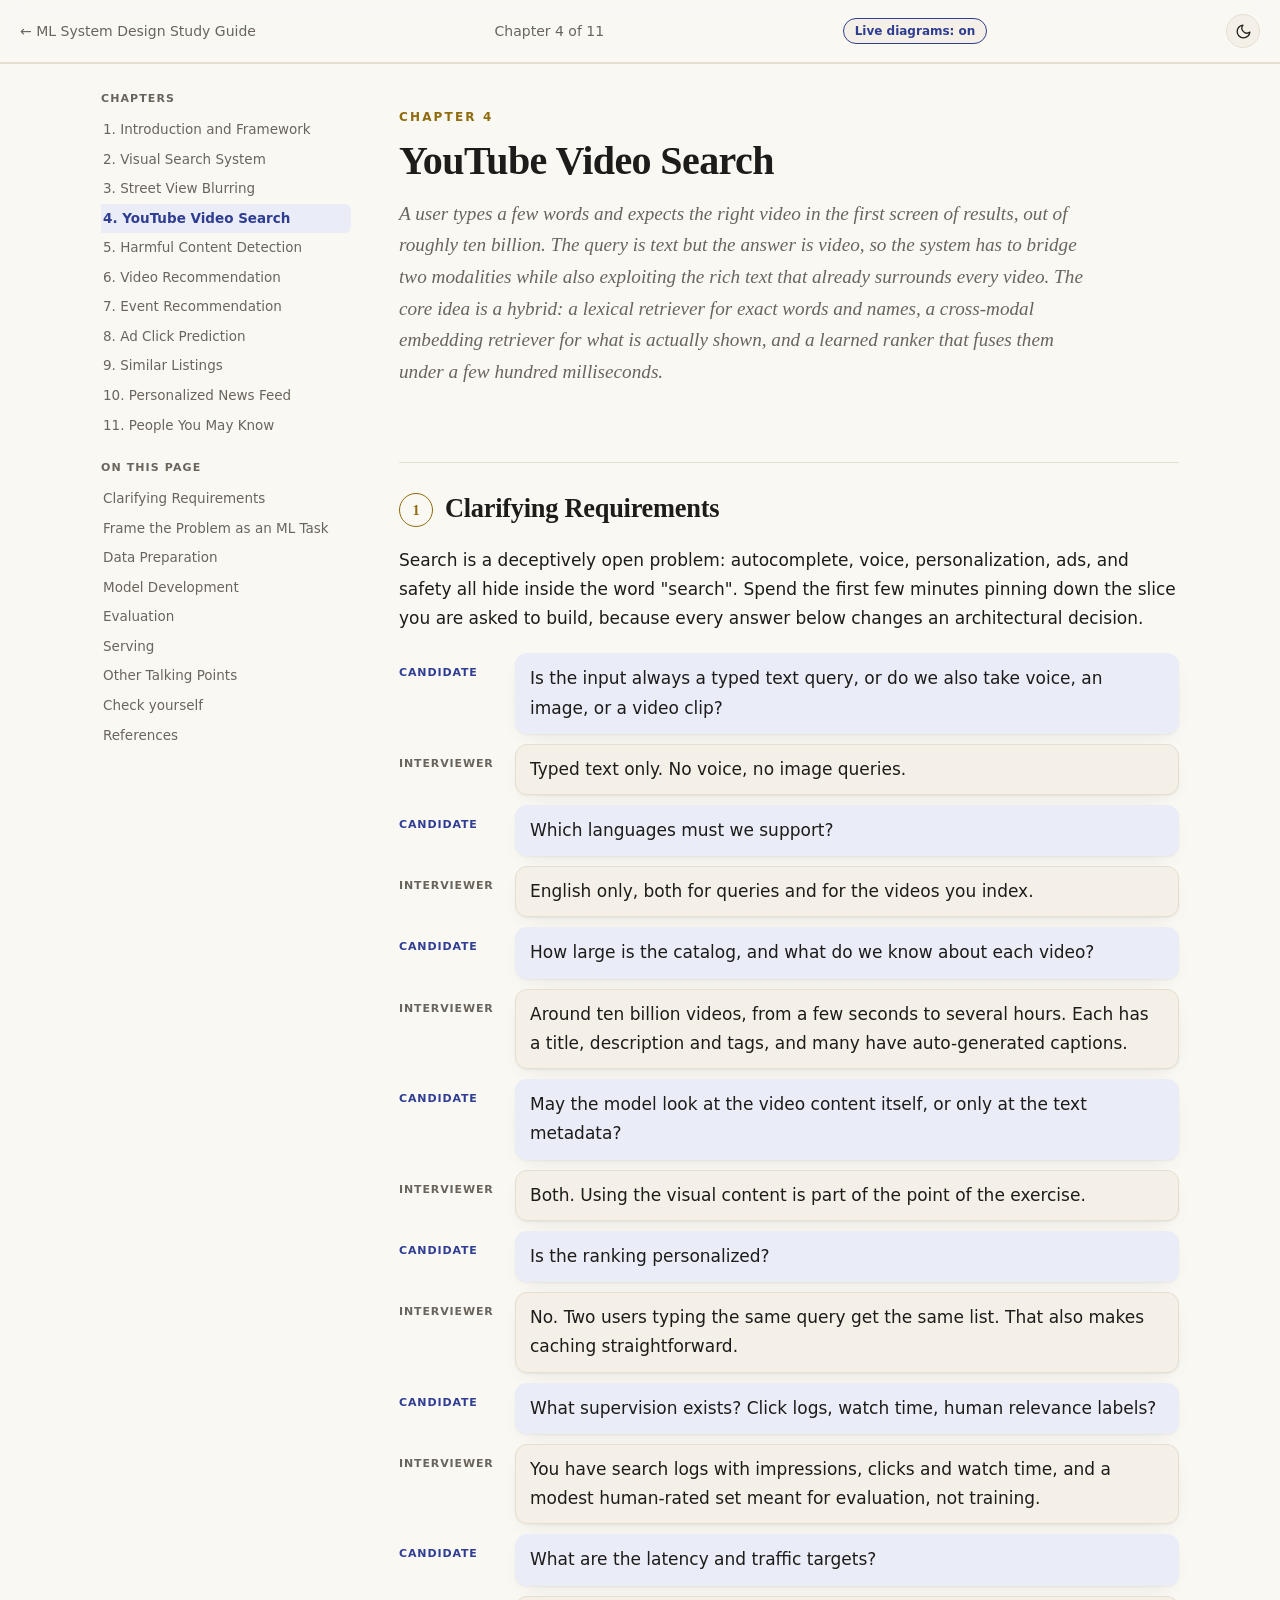
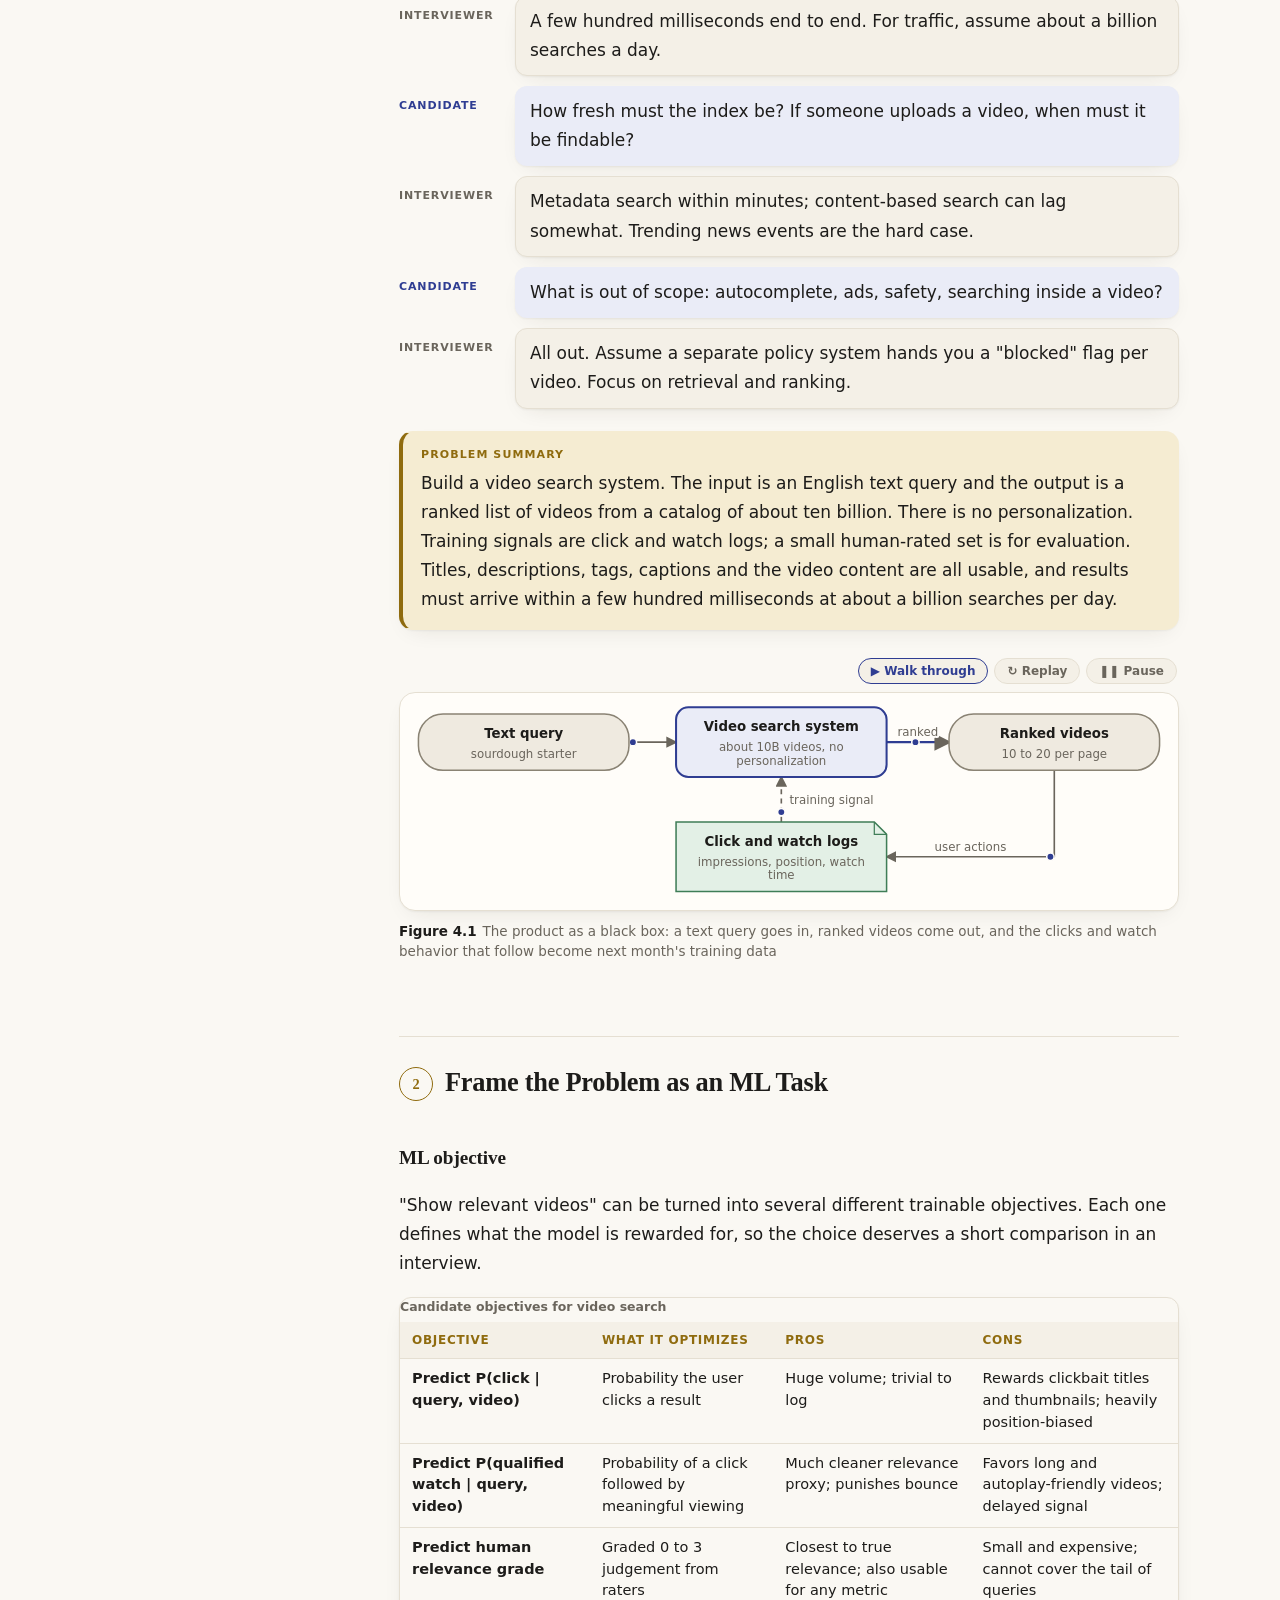
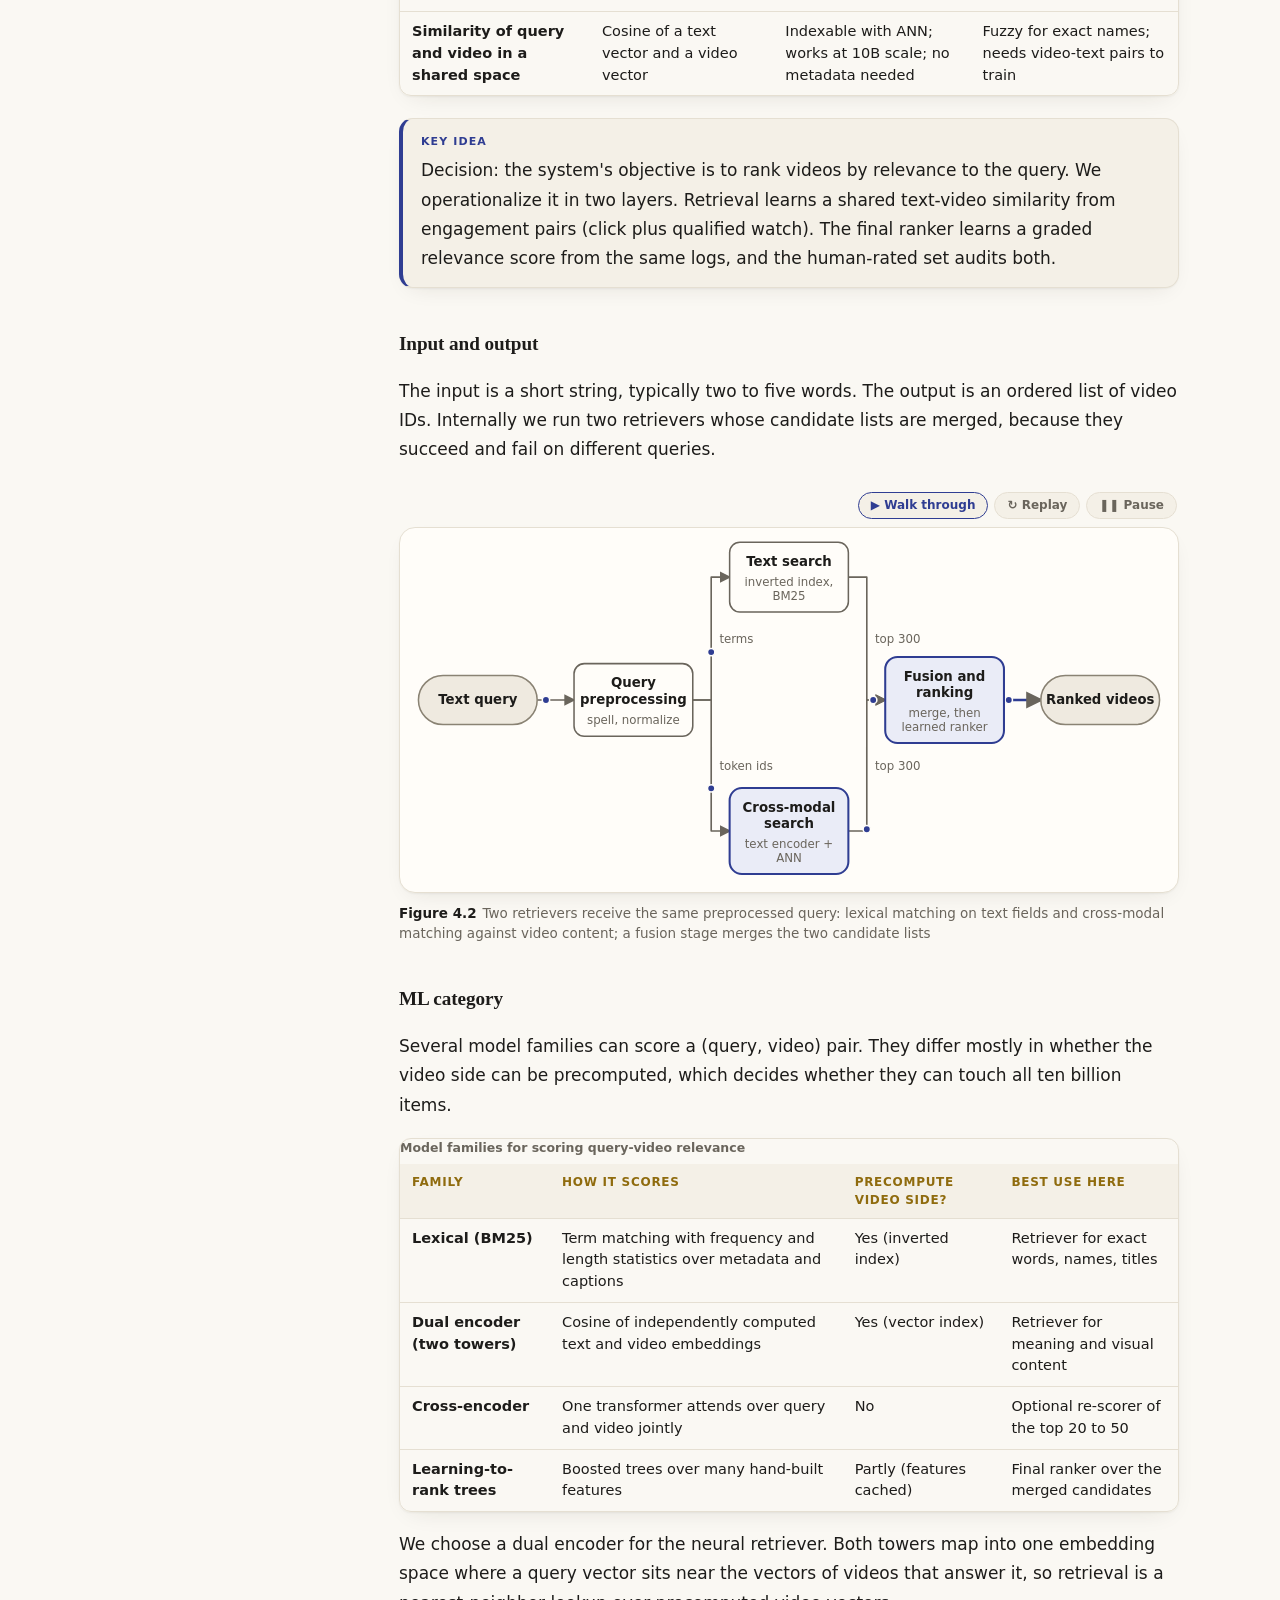
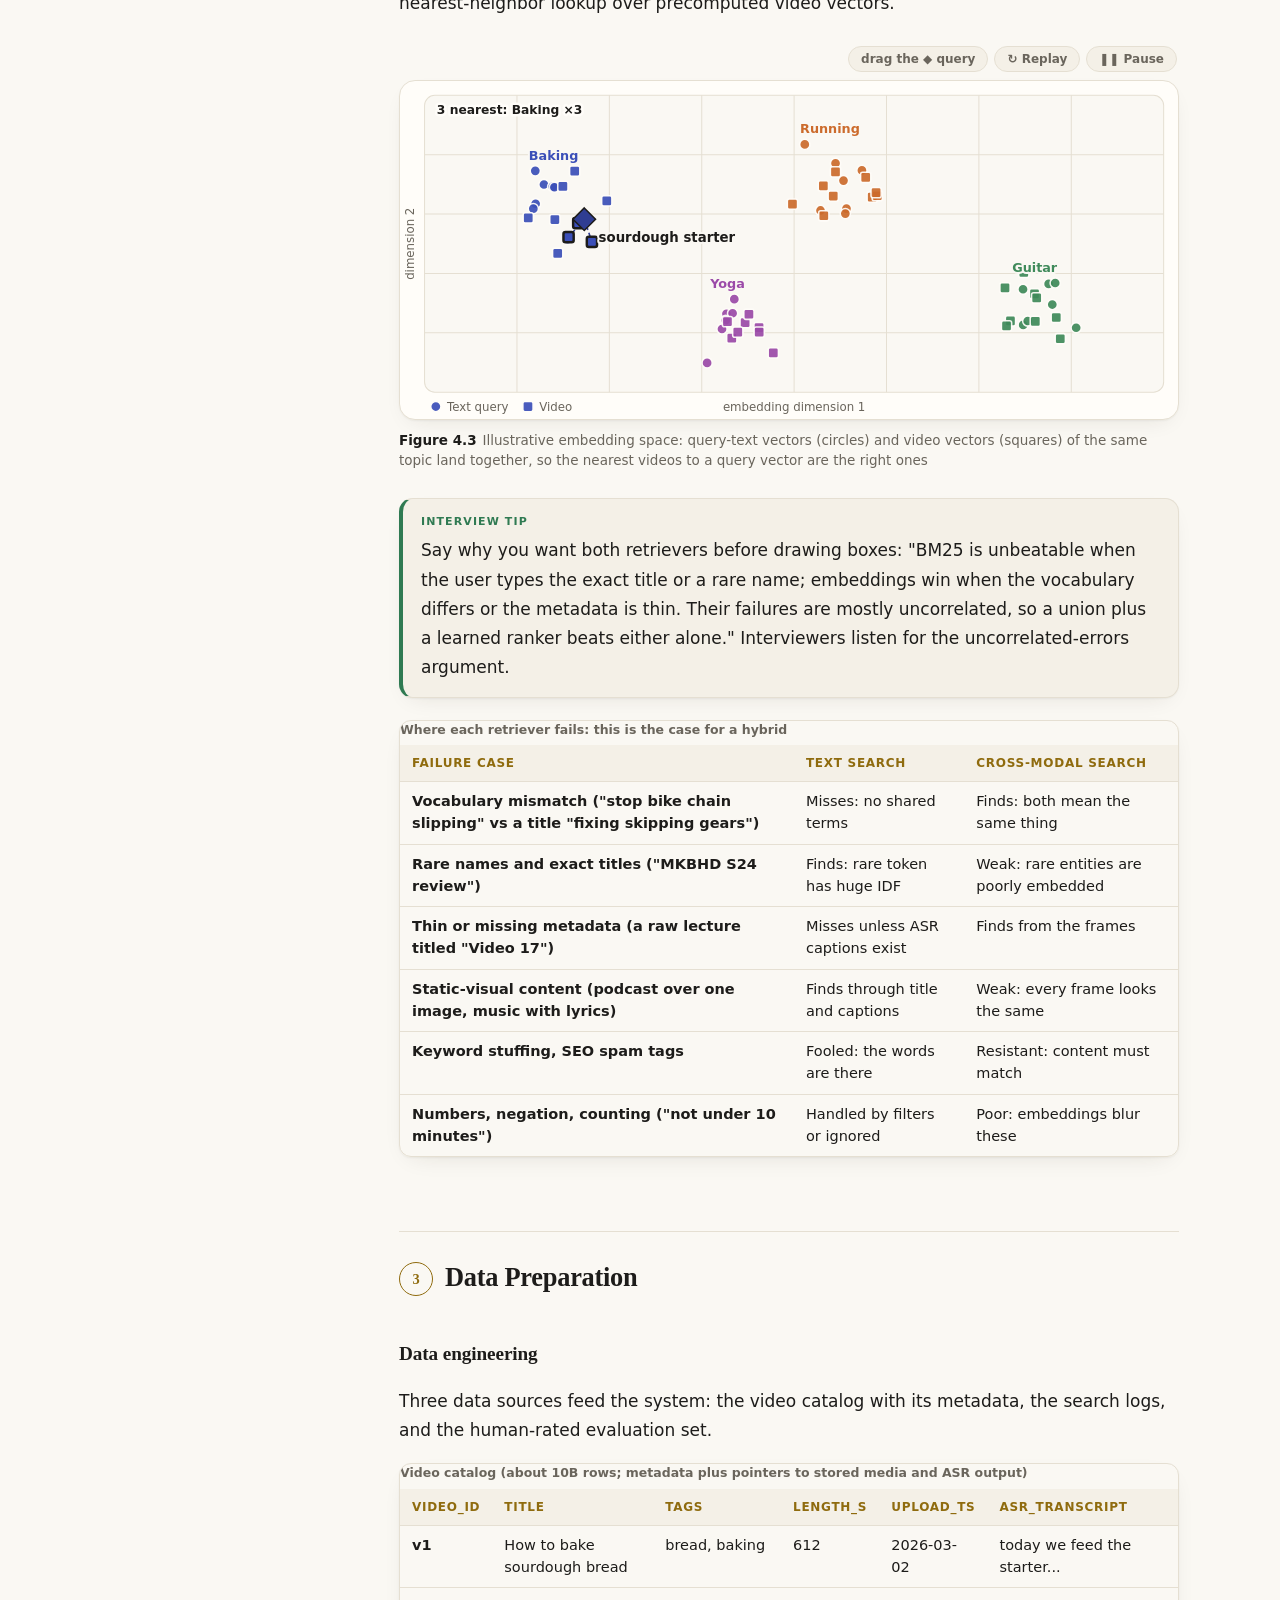
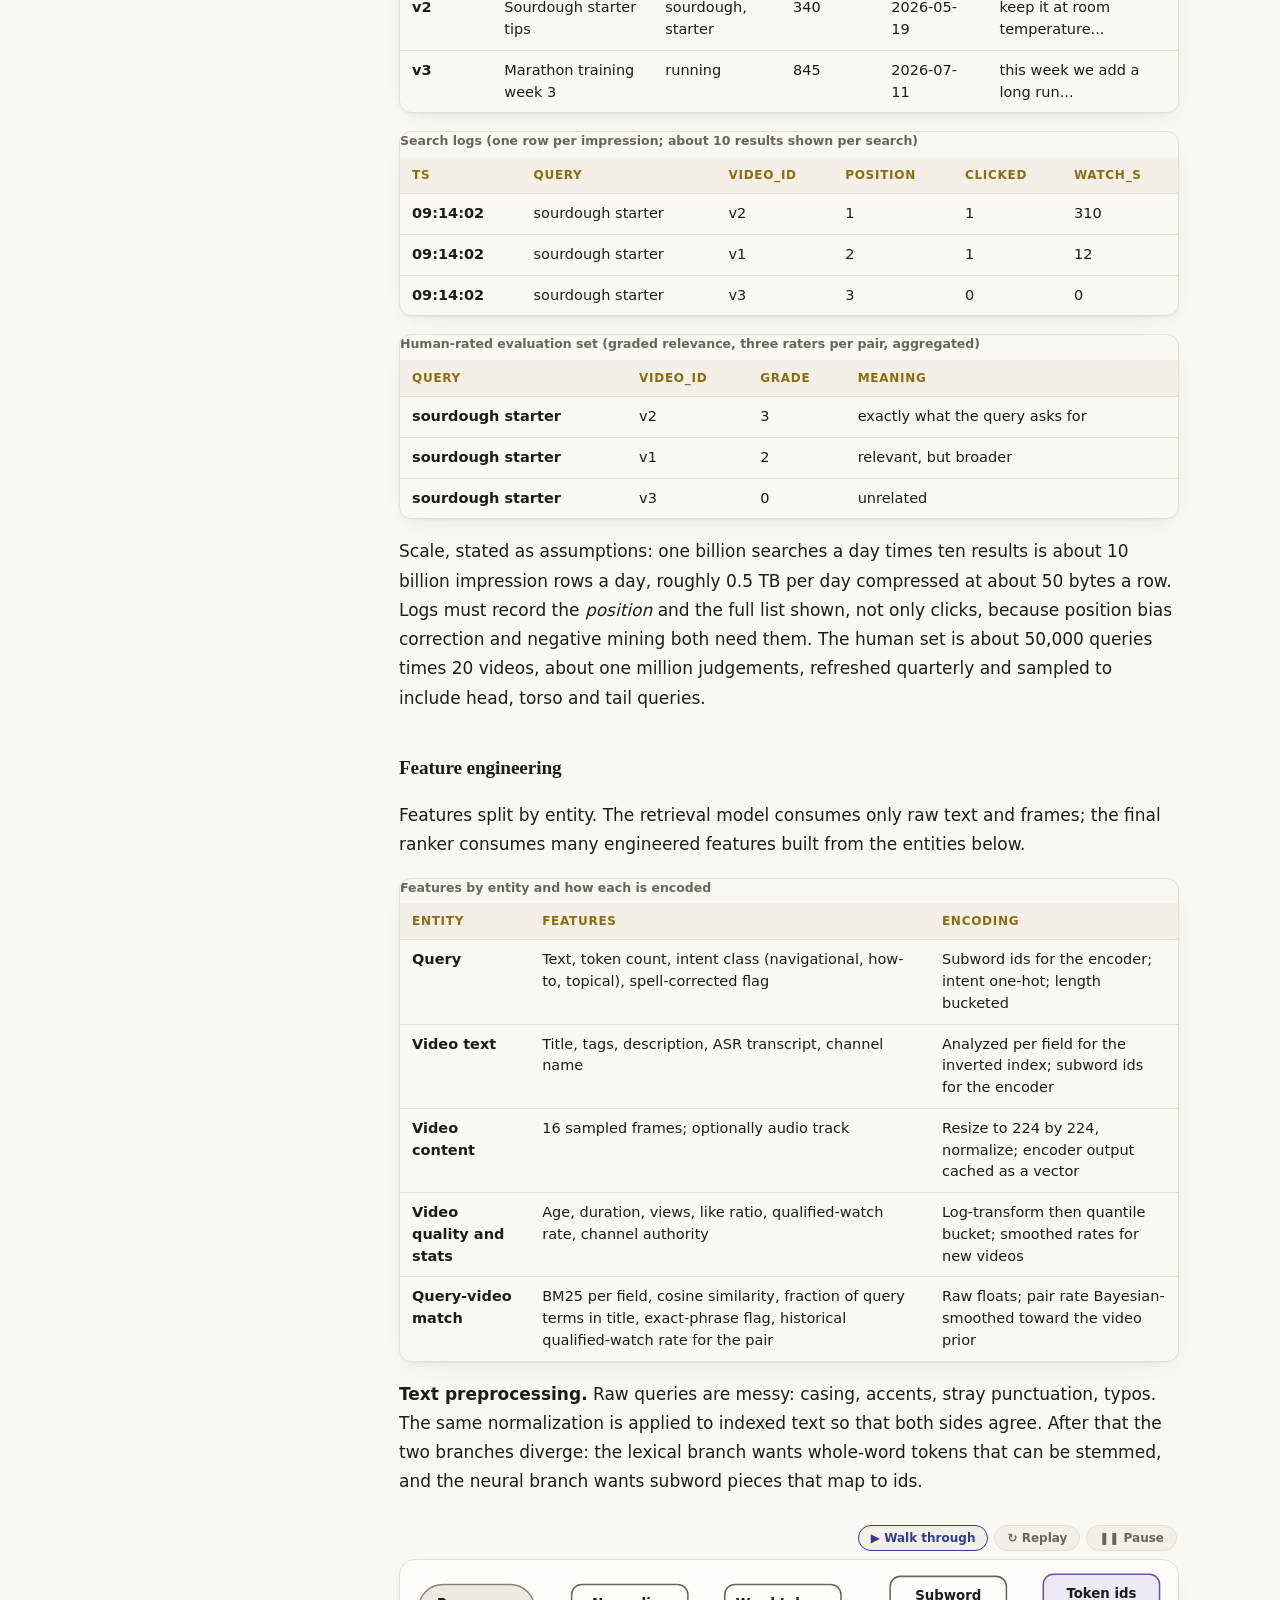
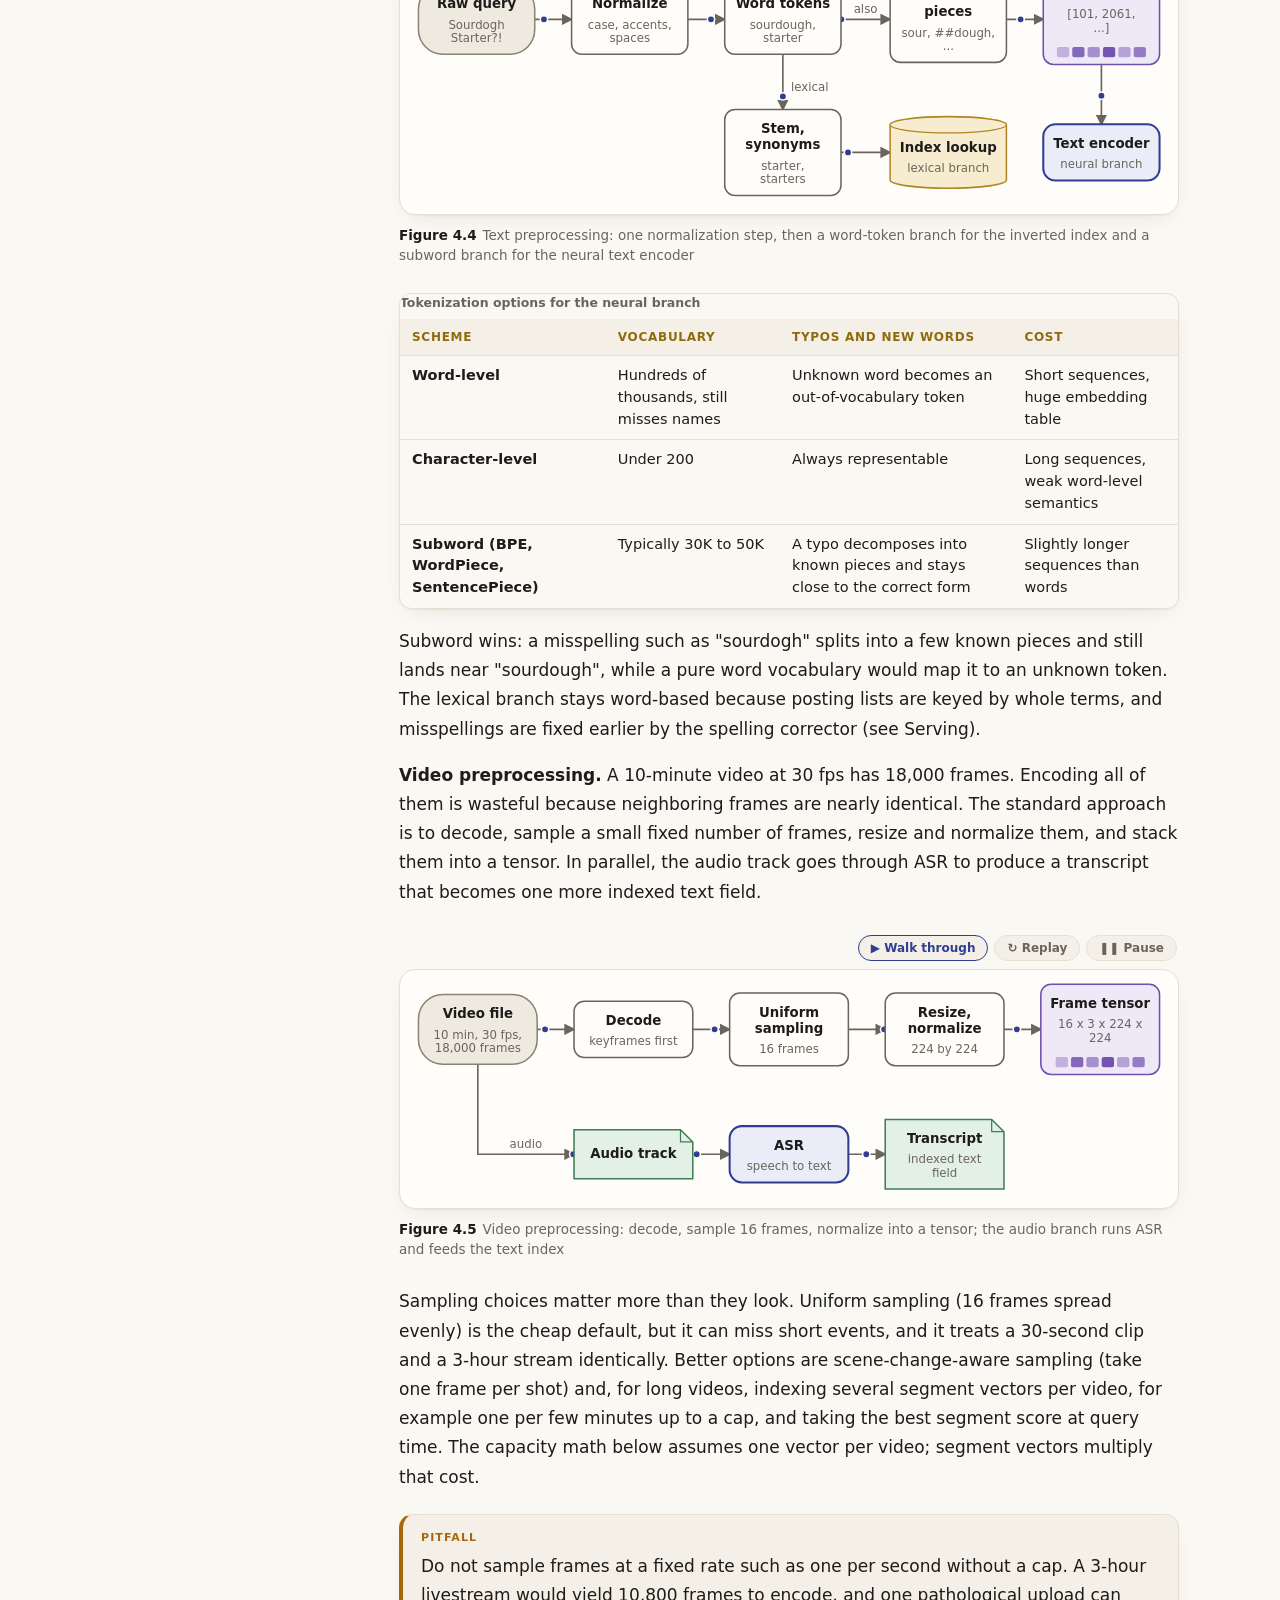
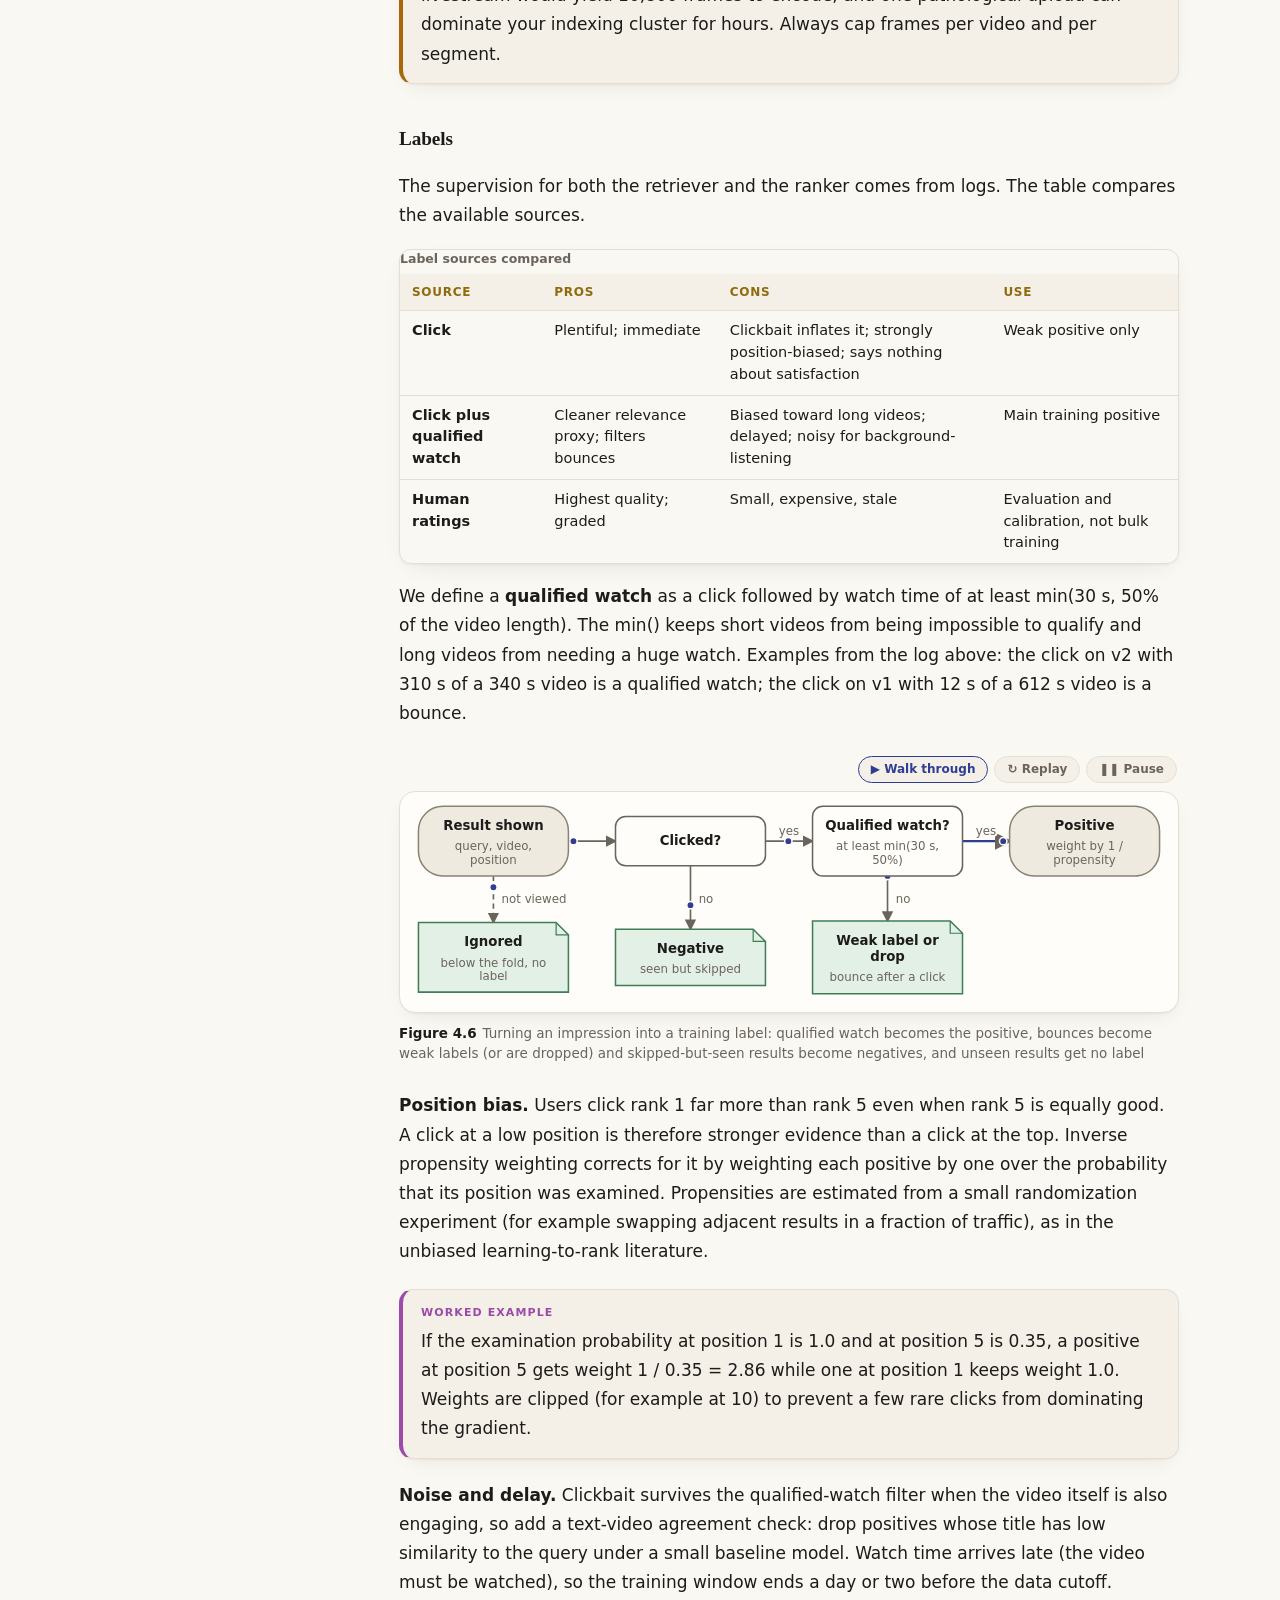
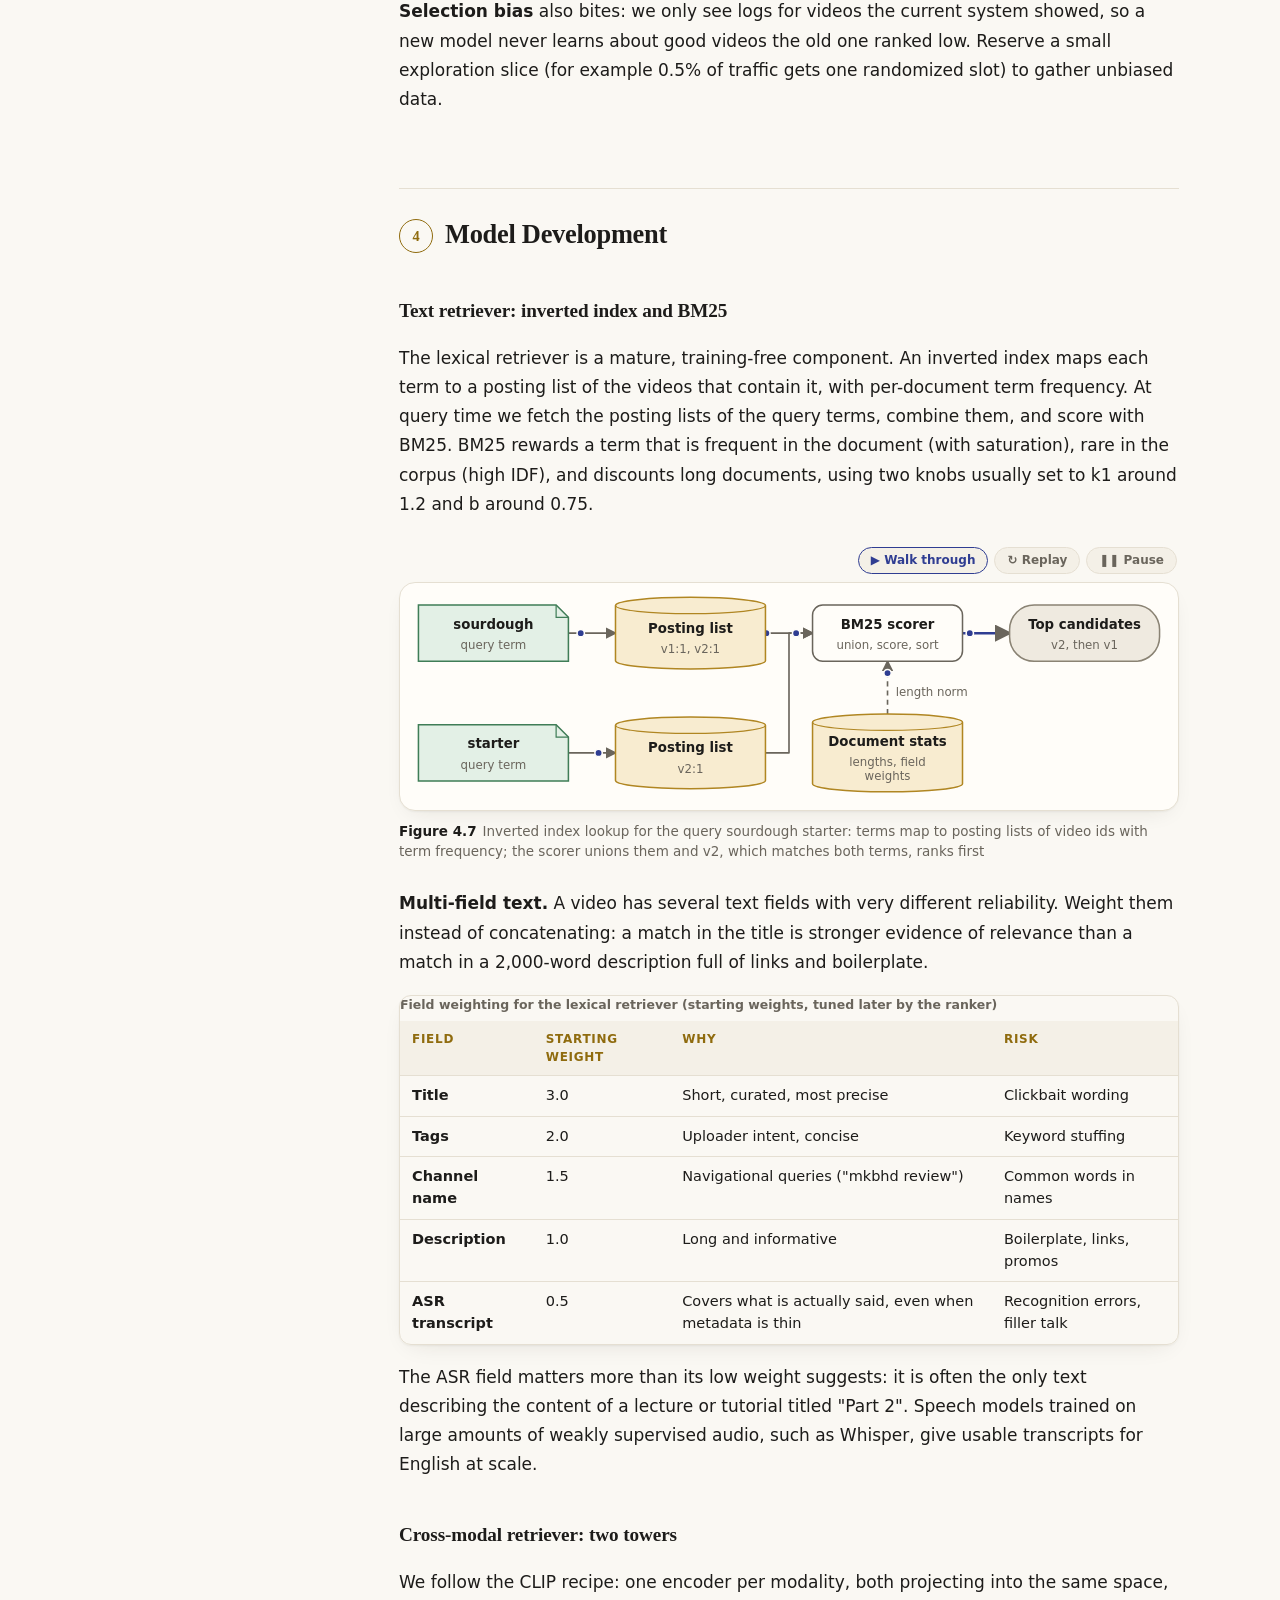
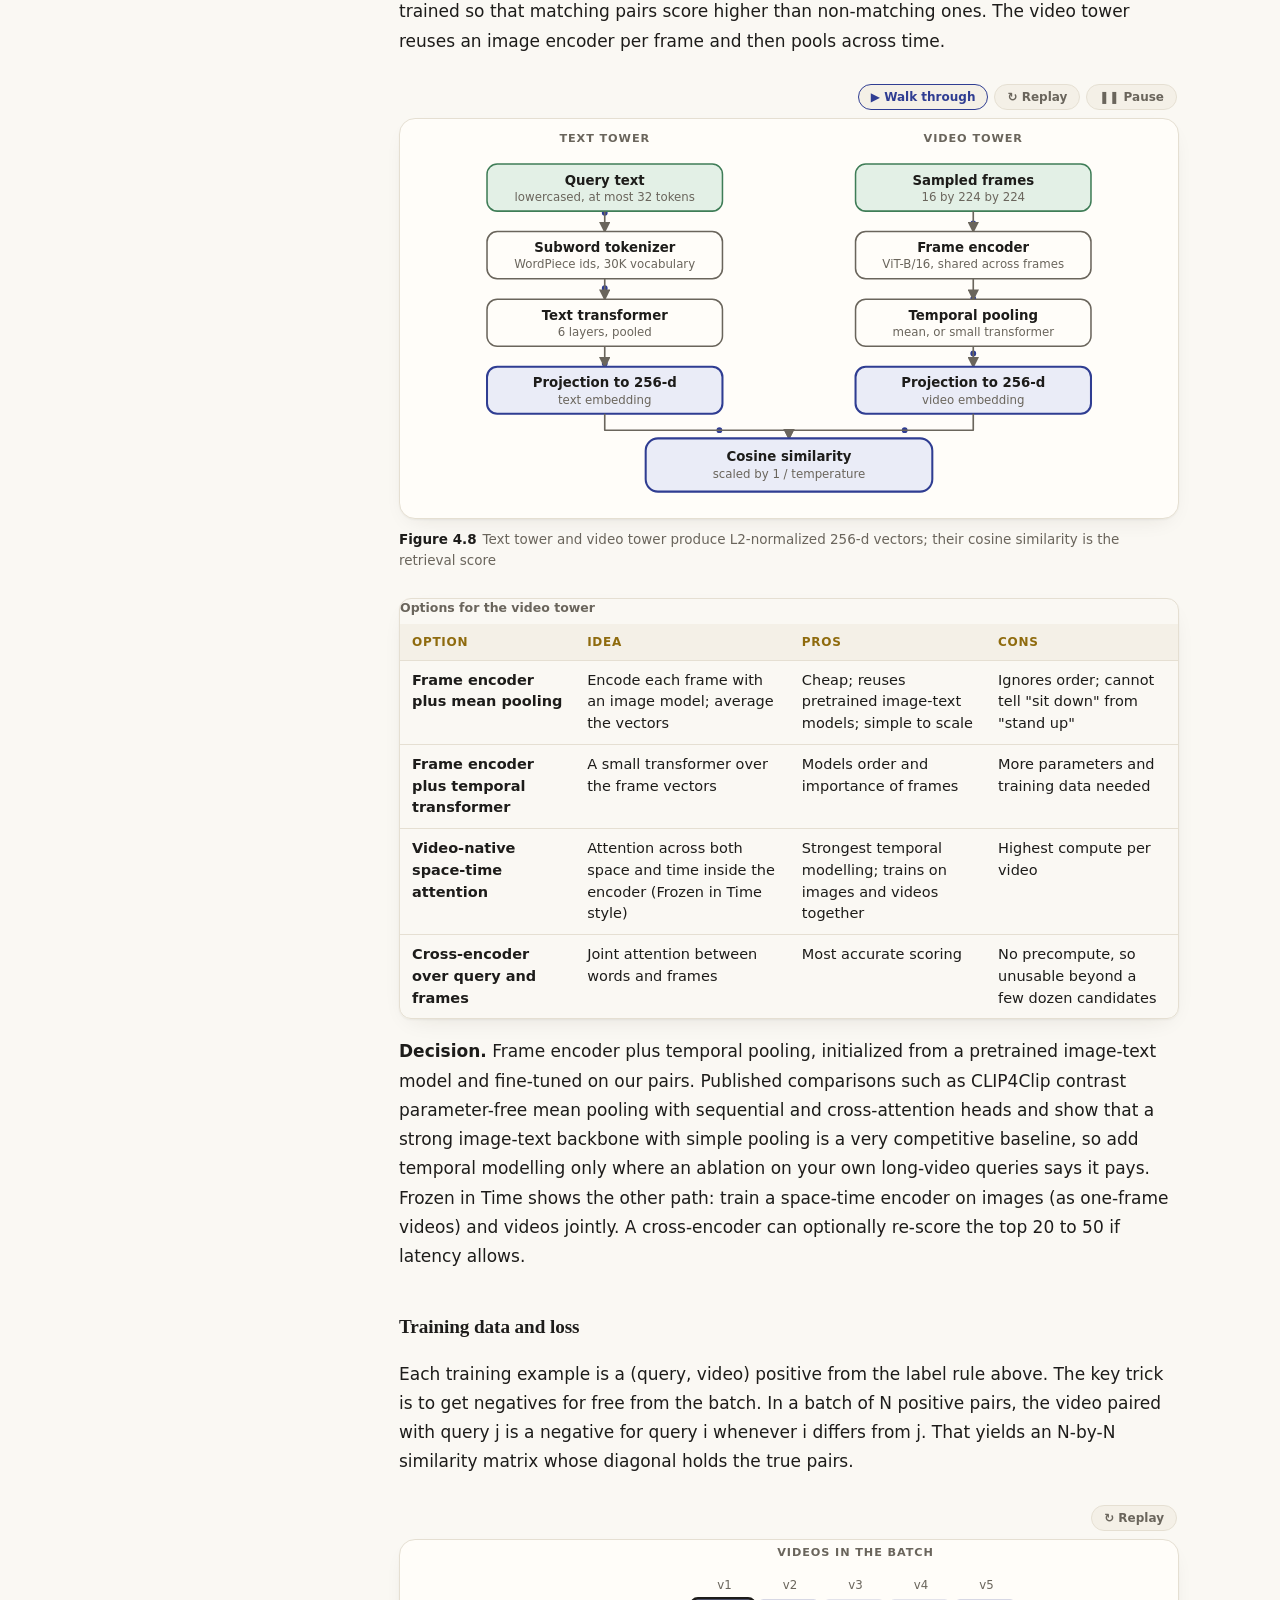
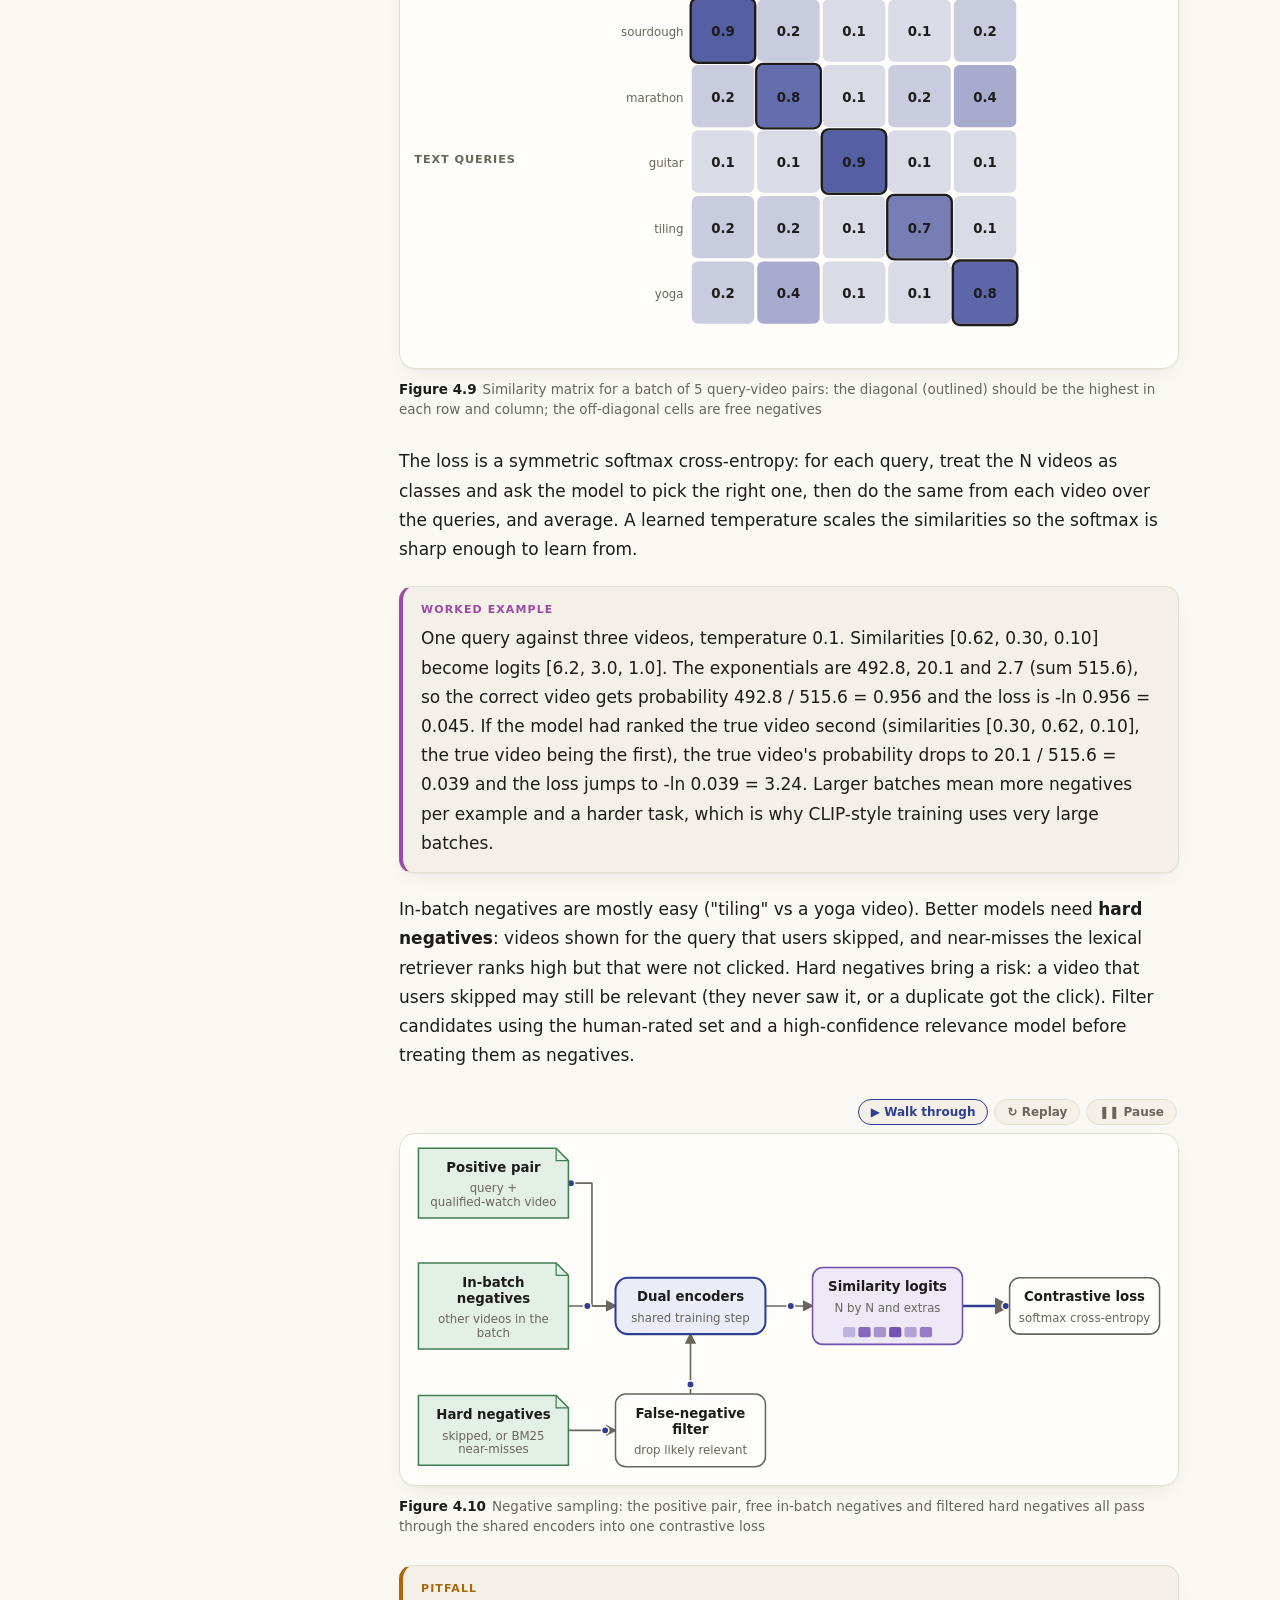
<file: mlsd/youtube-video-search.html>
<!doctype html>
<html lang="en">
<head>
<meta charset="utf-8">
<meta name="viewport" content="width=device-width,initial-scale=1">
<title>YouTube Video Search</title>
<script>(function(){try{var t=localStorage.getItem("mlsd-theme");if(t!=="light"&&t!=="dark")t=window.matchMedia&&matchMedia("(prefers-color-scheme: dark)").matches?"dark":"light";document.documentElement.setAttribute("data-theme",t)}catch(e){}})()</script>
<link rel="stylesheet" href="assets/style.css">
</head>
<body data-slug="youtube-video-search">
<div class="topbar"><a href="index.html">&larr; ML System Design Study Guide</a><span style="color:var(--muted)">Chapter 4 of 11</span></div>
<div class="layout"><aside class="toc" id="toc"></aside>
<main>
<div class="kicker">Chapter 4</div>
<h1>YouTube Video Search</h1>
<p class="lead">A user types a few words and expects the right video in the first screen of results, out of roughly ten billion. The query is text but the answer is video, so the system has to bridge two modalities while also exploiting the rich text that already surrounds every video. The core idea is a hybrid: a lexical retriever for exact words and names, a cross-modal embedding retriever for what is actually shown, and a learned ranker that fuses them under a few hundred milliseconds.</p>

<h2>Clarifying Requirements</h2>
<p>Search is a deceptively open problem: autocomplete, voice, personalization, ads, and safety all hide inside the word "search". Spend the first few minutes pinning down the slice you are asked to build, because every answer below changes an architectural decision.</p>
<div class="dlg">
<div class="turn c"><span>Candidate</span><p>Is the input always a typed text query, or do we also take voice, an image, or a video clip?</p></div>
<div class="turn i"><span>Interviewer</span><p>Typed text only. No voice, no image queries.</p></div>
<div class="turn c"><span>Candidate</span><p>Which languages must we support?</p></div>
<div class="turn i"><span>Interviewer</span><p>English only, both for queries and for the videos you index.</p></div>
<div class="turn c"><span>Candidate</span><p>How large is the catalog, and what do we know about each video?</p></div>
<div class="turn i"><span>Interviewer</span><p>Around ten billion videos, from a few seconds to several hours. Each has a title, description and tags, and many have auto-generated captions.</p></div>
<div class="turn c"><span>Candidate</span><p>May the model look at the video content itself, or only at the text metadata?</p></div>
<div class="turn i"><span>Interviewer</span><p>Both. Using the visual content is part of the point of the exercise.</p></div>
<div class="turn c"><span>Candidate</span><p>Is the ranking personalized?</p></div>
<div class="turn i"><span>Interviewer</span><p>No. Two users typing the same query get the same list. That also makes caching straightforward.</p></div>
<div class="turn c"><span>Candidate</span><p>What supervision exists? Click logs, watch time, human relevance labels?</p></div>
<div class="turn i"><span>Interviewer</span><p>You have search logs with impressions, clicks and watch time, and a modest human-rated set meant for evaluation, not training.</p></div>
<div class="turn c"><span>Candidate</span><p>What are the latency and traffic targets?</p></div>
<div class="turn i"><span>Interviewer</span><p>A few hundred milliseconds end to end. For traffic, assume about a billion searches a day.</p></div>
<div class="turn c"><span>Candidate</span><p>How fresh must the index be? If someone uploads a video, when must it be findable?</p></div>
<div class="turn i"><span>Interviewer</span><p>Metadata search within minutes; content-based search can lag somewhat. Trending news events are the hard case.</p></div>
<div class="turn c"><span>Candidate</span><p>What is out of scope: autocomplete, ads, safety, searching inside a video?</p></div>
<div class="turn i"><span>Interviewer</span><p>All out. Assume a separate policy system hands you a "blocked" flag per video. Focus on retrieval and ranking.</p></div>
</div>
<div class="summary"><p>Build a video search system. The input is an English text query and the output is a ranked list of videos from a catalog of about ten billion. There is no personalization. Training signals are click and watch logs; a small human-rated set is for evaluation. Titles, descriptions, tags, captions and the video content are all usable, and results must arrive within a few hundred milliseconds at about a billion searches per day.</p></div>
<script type="application/json" class="dg" data-cap="The product as a black box: a text query goes in, ranked videos come out, and the clicks and watch behavior that follow become next month's training data">
{"type":"graph","cols":3,
 "nodes":[
  {"id":"q","t":"Text query","s":"sourdough starter","c":0,"r":0,"k":"io"},
  {"id":"sys","t":"Video search system","s":"about 10B videos, no personalization","c":1,"r":0,"k":"model"},
  {"id":"res","t":"Ranked videos","s":"10 to 20 per page","c":2,"r":0,"k":"io"},
  {"id":"logs","t":"Click and watch logs","s":"impressions, position, watch time","c":1,"r":1,"k":"data"}],
 "edges":[["q","sys"],["sys","res","ranked",{"hl":1}],["res","logs","user actions",{"sa":"b","sb":"r"}],["logs","sys","training signal",{"d":1,"sa":"t","sb":"b"}]]}
</script>

<h2>Frame the Problem as an ML Task</h2>
<h3>ML objective</h3>
<p>"Show relevant videos" can be turned into several different trainable objectives. Each one defines what the model is rewarded for, so the choice deserves a short comparison in an interview.</p>
<table>
<caption>Candidate objectives for video search</caption>
<tr><th>Objective</th><th>What it optimizes</th><th>Pros</th><th>Cons</th></tr>
<tr><td>Predict P(click | query, video)</td><td>Probability the user clicks a result</td><td>Huge volume; trivial to log</td><td>Rewards clickbait titles and thumbnails; heavily position-biased</td></tr>
<tr><td>Predict P(qualified watch | query, video)</td><td>Probability of a click followed by meaningful viewing</td><td>Much cleaner relevance proxy; punishes bounce</td><td>Favors long and autoplay-friendly videos; delayed signal</td></tr>
<tr><td>Predict human relevance grade</td><td>Graded 0 to 3 judgement from raters</td><td>Closest to true relevance; also usable for any metric</td><td>Small and expensive; cannot cover the tail of queries</td></tr>
<tr><td>Similarity of query and video in a shared space</td><td>Cosine of a text vector and a video vector</td><td>Indexable with ANN; works at 10B scale; no metadata needed</td><td>Fuzzy for exact names; needs video-text pairs to train</td></tr>
</table>
<div class="callout key"><p>Decision: the system's objective is to rank videos by relevance to the query. We operationalize it in two layers. Retrieval learns a shared text-video similarity from engagement pairs (click plus qualified watch). The final ranker learns a graded relevance score from the same logs, and the human-rated set audits both.</p></div>

<h3>Input and output</h3>
<p>The input is a short string, typically two to five words. The output is an ordered list of video IDs. Internally we run two retrievers whose candidate lists are merged, because they succeed and fail on different queries.</p>
<script type="application/json" class="dg" data-cap="Two retrievers receive the same preprocessed query: lexical matching on text fields and cross-modal matching against video content; a fusion stage merges the two candidate lists">
{"type":"graph","cols":5,
 "nodes":[
  {"id":"q","t":"Text query","c":0,"r":1,"k":"io"},
  {"id":"prep","t":"Query preprocessing","s":"spell, normalize","c":1,"r":1},
  {"id":"txt","t":"Text search","s":"inverted index, BM25","c":2,"r":0},
  {"id":"xm","t":"Cross-modal search","s":"text encoder + ANN","c":2,"r":2,"k":"model"},
  {"id":"fuse","t":"Fusion and ranking","s":"merge, then learned ranker","c":3,"r":1,"k":"model"},
  {"id":"res","t":"Ranked videos","c":4,"r":1,"k":"io"}],
 "edges":[["q","prep"],["prep","txt","terms"],["prep","xm","token ids"],["txt","fuse","top 300"],["xm","fuse","top 300"],["fuse","res",{"hl":1}]]}
</script>

<h3>ML category</h3>
<p>Several model families can score a (query, video) pair. They differ mostly in whether the video side can be precomputed, which decides whether they can touch all ten billion items.</p>
<table>
<caption>Model families for scoring query-video relevance</caption>
<tr><th>Family</th><th>How it scores</th><th>Precompute video side?</th><th>Best use here</th></tr>
<tr><td>Lexical (BM25)</td><td>Term matching with frequency and length statistics over metadata and captions</td><td>Yes (inverted index)</td><td>Retriever for exact words, names, titles</td></tr>
<tr><td>Dual encoder (two towers)</td><td>Cosine of independently computed text and video embeddings</td><td>Yes (vector index)</td><td>Retriever for meaning and visual content</td></tr>
<tr><td>Cross-encoder</td><td>One transformer attends over query and video jointly</td><td>No</td><td>Optional re-scorer of the top 20 to 50</td></tr>
<tr><td>Learning-to-rank trees</td><td>Boosted trees over many hand-built features</td><td>Partly (features cached)</td><td>Final ranker over the merged candidates</td></tr>
</table>
<p>We choose a dual encoder for the neural retriever. Both towers map into one embedding space where a query vector sits near the vectors of videos that answer it, so retrieval is a nearest-neighbor lookup over precomputed video vectors.</p>
<script type="application/json" class="dg" data-cap="Illustrative embedding space: query-text vectors (circles) and video vectors (squares) of the same topic land together, so the nearest videos to a query vector are the right ones">
{"type":"embed","h":330,"seed":7,"nn":3,"xl":"embedding dimension 1","yl":"dimension 2",
 "legend":[{"t":"Text query","c":0,"m":"c"},{"t":"Video","c":0,"m":"s"}],
 "clusters":[
  {"n":"Baking","x":150,"y":115,"r":26,"k":7,"c":0,"m":"c"},
  {"n":"","x":162,"y":122,"r":26,"k":9,"c":0,"m":"s"},
  {"n":"Running","x":420,"y":95,"r":26,"k":7,"c":1,"m":"c"},
  {"n":"","x":430,"y":104,"r":26,"k":9,"c":1,"m":"s"},
  {"n":"Guitar","x":620,"y":215,"r":26,"k":7,"c":2,"m":"c"},
  {"n":"","x":610,"y":224,"r":26,"k":9,"c":2,"m":"s"},
  {"n":"Yoga","x":320,"y":245,"r":24,"k":6,"c":3,"m":"c"},
  {"n":"","x":330,"y":240,"r":24,"k":8,"c":3,"m":"s"}],
 "query":{"x":180,"y":135,"t":"sourdough starter"}}
</script>
<div class="callout tip"><p>Say why you want both retrievers before drawing boxes: "BM25 is unbeatable when the user types the exact title or a rare name; embeddings win when the vocabulary differs or the metadata is thin. Their failures are mostly uncorrelated, so a union plus a learned ranker beats either alone." Interviewers listen for the uncorrelated-errors argument.</p></div>
<table>
<caption>Where each retriever fails: this is the case for a hybrid</caption>
<tr><th>Failure case</th><th>Text search</th><th>Cross-modal search</th></tr>
<tr><td>Vocabulary mismatch ("stop bike chain slipping" vs a title "fixing skipping gears")</td><td>Misses: no shared terms</td><td>Finds: both mean the same thing</td></tr>
<tr><td>Rare names and exact titles ("MKBHD S24 review")</td><td>Finds: rare token has huge IDF</td><td>Weak: rare entities are poorly embedded</td></tr>
<tr><td>Thin or missing metadata (a raw lecture titled "Video 17")</td><td>Misses unless ASR captions exist</td><td>Finds from the frames</td></tr>
<tr><td>Static-visual content (podcast over one image, music with lyrics)</td><td>Finds through title and captions</td><td>Weak: every frame looks the same</td></tr>
<tr><td>Keyword stuffing, SEO spam tags</td><td>Fooled: the words are there</td><td>Resistant: content must match</td></tr>
<tr><td>Numbers, negation, counting ("not under 10 minutes")</td><td>Handled by filters or ignored</td><td>Poor: embeddings blur these</td></tr>
</table>

<h2>Data Preparation</h2>
<h3>Data engineering</h3>
<p>Three data sources feed the system: the video catalog with its metadata, the search logs, and the human-rated evaluation set.</p>
<table>
<caption>Video catalog (about 10B rows; metadata plus pointers to stored media and ASR output)</caption>
<tr><th>video_id</th><th>title</th><th>tags</th><th>length_s</th><th>upload_ts</th><th>asr_transcript</th></tr>
<tr><td>v1</td><td>How to bake sourdough bread</td><td>bread, baking</td><td>612</td><td>2026-03-02</td><td>today we feed the starter...</td></tr>
<tr><td>v2</td><td>Sourdough starter tips</td><td>sourdough, starter</td><td>340</td><td>2026-05-19</td><td>keep it at room temperature...</td></tr>
<tr><td>v3</td><td>Marathon training week 3</td><td>running</td><td>845</td><td>2026-07-11</td><td>this week we add a long run...</td></tr>
</table>
<table>
<caption>Search logs (one row per impression; about 10 results shown per search)</caption>
<tr><th>ts</th><th>query</th><th>video_id</th><th>position</th><th>clicked</th><th>watch_s</th></tr>
<tr><td>09:14:02</td><td>sourdough starter</td><td>v2</td><td>1</td><td>1</td><td>310</td></tr>
<tr><td>09:14:02</td><td>sourdough starter</td><td>v1</td><td>2</td><td>1</td><td>12</td></tr>
<tr><td>09:14:02</td><td>sourdough starter</td><td>v3</td><td>3</td><td>0</td><td>0</td></tr>
</table>
<table>
<caption>Human-rated evaluation set (graded relevance, three raters per pair, aggregated)</caption>
<tr><th>query</th><th>video_id</th><th>grade</th><th>meaning</th></tr>
<tr><td>sourdough starter</td><td>v2</td><td>3</td><td>exactly what the query asks for</td></tr>
<tr><td>sourdough starter</td><td>v1</td><td>2</td><td>relevant, but broader</td></tr>
<tr><td>sourdough starter</td><td>v3</td><td>0</td><td>unrelated</td></tr>
</table>
<p>Scale, stated as assumptions: one billion searches a day times ten results is about 10 billion impression rows a day, roughly 0.5 TB per day compressed at about 50 bytes a row. Logs must record the <em>position</em> and the full list shown, not only clicks, because position bias correction and negative mining both need them. The human set is about 50,000 queries times 20 videos, about one million judgements, refreshed quarterly and sampled to include head, torso and tail queries.</p>

<h3>Feature engineering</h3>
<p>Features split by entity. The retrieval model consumes only raw text and frames; the final ranker consumes many engineered features built from the entities below.</p>
<table>
<caption>Features by entity and how each is encoded</caption>
<tr><th>Entity</th><th>Features</th><th>Encoding</th></tr>
<tr><td>Query</td><td>Text, token count, intent class (navigational, how-to, topical), spell-corrected flag</td><td>Subword ids for the encoder; intent one-hot; length bucketed</td></tr>
<tr><td>Video text</td><td>Title, tags, description, ASR transcript, channel name</td><td>Analyzed per field for the inverted index; subword ids for the encoder</td></tr>
<tr><td>Video content</td><td>16 sampled frames; optionally audio track</td><td>Resize to 224 by 224, normalize; encoder output cached as a vector</td></tr>
<tr><td>Video quality and stats</td><td>Age, duration, views, like ratio, qualified-watch rate, channel authority</td><td>Log-transform then quantile bucket; smoothed rates for new videos</td></tr>
<tr><td>Query-video match</td><td>BM25 per field, cosine similarity, fraction of query terms in title, exact-phrase flag, historical qualified-watch rate for the pair</td><td>Raw floats; pair rate Bayesian-smoothed toward the video prior</td></tr>
</table>
<p><b>Text preprocessing.</b> Raw queries are messy: casing, accents, stray punctuation, typos. The same normalization is applied to indexed text so that both sides agree. After that the two branches diverge: the lexical branch wants whole-word tokens that can be stemmed, and the neural branch wants subword pieces that map to ids.</p>
<script type="application/json" class="dg" data-cap="Text preprocessing: one normalization step, then a word-token branch for the inverted index and a subword branch for the neural text encoder">
{"type":"graph","cols":5,
 "nodes":[
  {"id":"raw","t":"Raw query","s":"Sourdogh Starter?!","c":0,"r":0,"k":"io"},
  {"id":"norm","t":"Normalize","s":"case, accents, spaces","c":1,"r":0},
  {"id":"tok","t":"Word tokens","s":"sourdough, starter","c":2,"r":0},
  {"id":"sub","t":"Subword pieces","s":"sour, ##dough, ...","c":3,"r":0},
  {"id":"ids","t":"Token ids","s":"[101, 2061, ...]","c":4,"r":0,"k":"vec"},
  {"id":"stem","t":"Stem, synonyms","s":"starter, starters","c":2,"r":1},
  {"id":"lex","t":"Index lookup","s":"lexical branch","c":3,"r":1,"k":"store"},
  {"id":"enc","t":"Text encoder","s":"neural branch","c":4,"r":1,"k":"model"}],
 "edges":[["raw","norm"],["norm","tok"],["tok","sub","also"],["sub","ids"],["tok","stem","lexical",{"sa":"b","sb":"t"}],["stem","lex"],["ids","enc"]]}
</script>
<table>
<caption>Tokenization options for the neural branch</caption>
<tr><th>Scheme</th><th>Vocabulary</th><th>Typos and new words</th><th>Cost</th></tr>
<tr><td>Word-level</td><td>Hundreds of thousands, still misses names</td><td>Unknown word becomes an out-of-vocabulary token</td><td>Short sequences, huge embedding table</td></tr>
<tr><td>Character-level</td><td>Under 200</td><td>Always representable</td><td>Long sequences, weak word-level semantics</td></tr>
<tr><td>Subword (BPE, WordPiece, SentencePiece)</td><td>Typically 30K to 50K</td><td>A typo decomposes into known pieces and stays close to the correct form</td><td>Slightly longer sequences than words</td></tr>
</table>
<p>Subword wins: a misspelling such as "sourdogh" splits into a few known pieces and still lands near "sourdough", while a pure word vocabulary would map it to an unknown token. The lexical branch stays word-based because posting lists are keyed by whole terms, and misspellings are fixed earlier by the spelling corrector (see Serving).</p>
<p><b>Video preprocessing.</b> A 10-minute video at 30 fps has 18,000 frames. Encoding all of them is wasteful because neighboring frames are nearly identical. The standard approach is to decode, sample a small fixed number of frames, resize and normalize them, and stack them into a tensor. In parallel, the audio track goes through ASR to produce a transcript that becomes one more indexed text field.</p>
<script type="application/json" class="dg" data-cap="Video preprocessing: decode, sample 16 frames, normalize into a tensor; the audio branch runs ASR and feeds the text index">
{"type":"graph","cols":5,
 "nodes":[
  {"id":"v","t":"Video file","s":"10 min, 30 fps, 18,000 frames","c":0,"r":0,"k":"io"},
  {"id":"dec","t":"Decode","s":"keyframes first","c":1,"r":0},
  {"id":"smp","t":"Uniform sampling","s":"16 frames","c":2,"r":0},
  {"id":"rs","t":"Resize, normalize","s":"224 by 224","c":3,"r":0},
  {"id":"tn","t":"Frame tensor","s":"16 x 3 x 224 x 224","c":4,"r":0,"k":"vec"},
  {"id":"au","t":"Audio track","c":1,"r":1,"k":"data"},
  {"id":"asr","t":"ASR","s":"speech to text","c":2,"r":1,"k":"model"},
  {"id":"tr","t":"Transcript","s":"indexed text field","c":3,"r":1,"k":"data"}],
 "edges":[["v","dec"],["dec","smp"],["smp","rs"],["rs","tn"],["v","au","audio",{"sa":"b","sb":"l"}],["au","asr"],["asr","tr"]]}
</script>
<p>Sampling choices matter more than they look. Uniform sampling (16 frames spread evenly) is the cheap default, but it can miss short events, and it treats a 30-second clip and a 3-hour stream identically. Better options are scene-change-aware sampling (take one frame per shot) and, for long videos, indexing several segment vectors per video, for example one per few minutes up to a cap, and taking the best segment score at query time. The capacity math below assumes one vector per video; segment vectors multiply that cost.</p>
<div class="callout warn"><p>Do not sample frames at a fixed rate such as one per second without a cap. A 3-hour livestream would yield 10,800 frames to encode, and one pathological upload can dominate your indexing cluster for hours. Always cap frames per video and per segment.</p></div>

<h3>Labels</h3>
<p>The supervision for both the retriever and the ranker comes from logs. The table compares the available sources.</p>
<table>
<caption>Label sources compared</caption>
<tr><th>Source</th><th>Pros</th><th>Cons</th><th>Use</th></tr>
<tr><td>Click</td><td>Plentiful; immediate</td><td>Clickbait inflates it; strongly position-biased; says nothing about satisfaction</td><td>Weak positive only</td></tr>
<tr><td>Click plus qualified watch</td><td>Cleaner relevance proxy; filters bounces</td><td>Biased toward long videos; delayed; noisy for background-listening</td><td>Main training positive</td></tr>
<tr><td>Human ratings</td><td>Highest quality; graded</td><td>Small, expensive, stale</td><td>Evaluation and calibration, not bulk training</td></tr>
</table>
<p>We define a <b>qualified watch</b> as a click followed by watch time of at least min(30 s, 50% of the video length). The min() keeps short videos from being impossible to qualify and long videos from needing a huge watch. Examples from the log above: the click on v2 with 310 s of a 340 s video is a qualified watch; the click on v1 with 12 s of a 612 s video is a bounce.</p>
<script type="application/json" class="dg" data-cap="Turning an impression into a training label: qualified watch becomes the positive, bounces become weak labels (or are dropped) and skipped-but-seen results become negatives, and unseen results get no label">
{"type":"graph","cols":4,
 "nodes":[
  {"id":"imp","t":"Result shown","s":"query, video, position","c":0,"r":0,"k":"io"},
  {"id":"clk","t":"Clicked?","c":1,"r":0},
  {"id":"wat","t":"Qualified watch?","s":"at least min(30 s, 50%)","c":2,"r":0},
  {"id":"pos","t":"Positive","s":"weight by 1 / propensity","c":3,"r":0,"k":"io"},
  {"id":"uns","t":"Ignored","s":"below the fold, no label","c":0,"r":1,"k":"data"},
  {"id":"neg","t":"Negative","s":"seen but skipped","c":1,"r":1,"k":"data"},
  {"id":"bnc","t":"Weak label or drop","s":"bounce after a click","c":2,"r":1,"k":"data"}],
 "edges":[["imp","clk"],["clk","wat","yes"],["wat","pos","yes",{"hl":1}],["imp","uns","not viewed",{"d":1,"sa":"b","sb":"t"}],["clk","neg","no",{"sa":"b","sb":"t"}],["wat","bnc","no",{"sa":"b","sb":"t"}]]}
</script>
<p><b>Position bias.</b> Users click rank 1 far more than rank 5 even when rank 5 is equally good. A click at a low position is therefore stronger evidence than a click at the top. Inverse propensity weighting corrects for it by weighting each positive by one over the probability that its position was examined. Propensities are estimated from a small randomization experiment (for example swapping adjacent results in a fraction of traffic), as in the unbiased learning-to-rank literature.</p>
<div class="callout math"><p>If the examination probability at position 1 is 1.0 and at position 5 is 0.35, a positive at position 5 gets weight 1 / 0.35 = 2.86 while one at position 1 keeps weight 1.0. Weights are clipped (for example at 10) to prevent a few rare clicks from dominating the gradient.</p></div>
<p><b>Noise and delay.</b> Clickbait survives the qualified-watch filter when the video itself is also engaging, so add a text-video agreement check: drop positives whose title has low similarity to the query under a small baseline model. Watch time arrives late (the video must be watched), so the training window ends a day or two before the data cutoff. <b>Selection bias</b> also bites: we only see logs for videos the current system showed, so a new model never learns about good videos the old one ranked low. Reserve a small exploration slice (for example 0.5% of traffic gets one randomized slot) to gather unbiased data.</p>

<h2>Model Development</h2>
<h3>Text retriever: inverted index and BM25</h3>
<p>The lexical retriever is a mature, training-free component. An inverted index maps each term to a posting list of the videos that contain it, with per-document term frequency. At query time we fetch the posting lists of the query terms, combine them, and score with BM25. BM25 rewards a term that is frequent in the document (with saturation), rare in the corpus (high IDF), and discounts long documents, using two knobs usually set to k1 around 1.2 and b around 0.75.</p>
<script type="application/json" class="dg" data-cap="Inverted index lookup for the query sourdough starter: terms map to posting lists of video ids with term frequency; the scorer unions them and v2, which matches both terms, ranks first">
{"type":"graph","cols":4,
 "nodes":[
  {"id":"t1","t":"sourdough","s":"query term","c":0,"r":0,"k":"data"},
  {"id":"t2","t":"starter","s":"query term","c":0,"r":1,"k":"data"},
  {"id":"p1","t":"Posting list","s":"v1:1, v2:1","c":1,"r":0,"k":"store"},
  {"id":"p2","t":"Posting list","s":"v2:1","c":1,"r":1,"k":"store"},
  {"id":"sc","t":"BM25 scorer","s":"union, score, sort","c":2,"r":0},
  {"id":"fw","t":"Document stats","s":"lengths, field weights","c":2,"r":1,"k":"store"},
  {"id":"out","t":"Top candidates","s":"v2, then v1","c":3,"r":0,"k":"io"}],
 "edges":[["t1","p1"],["t2","p2"],["p1","sc"],["p2","sc"],["fw","sc","length norm",{"d":1,"sa":"t","sb":"b"}],["sc","out",{"hl":1}]]}
</script>
<p><b>Multi-field text.</b> A video has several text fields with very different reliability. Weight them instead of concatenating: a match in the title is stronger evidence of relevance than a match in a 2,000-word description full of links and boilerplate.</p>
<table>
<caption>Field weighting for the lexical retriever (starting weights, tuned later by the ranker)</caption>
<tr><th>Field</th><th>Starting weight</th><th>Why</th><th>Risk</th></tr>
<tr><td>Title</td><td>3.0</td><td>Short, curated, most precise</td><td>Clickbait wording</td></tr>
<tr><td>Tags</td><td>2.0</td><td>Uploader intent, concise</td><td>Keyword stuffing</td></tr>
<tr><td>Channel name</td><td>1.5</td><td>Navigational queries ("mkbhd review")</td><td>Common words in names</td></tr>
<tr><td>Description</td><td>1.0</td><td>Long and informative</td><td>Boilerplate, links, promos</td></tr>
<tr><td>ASR transcript</td><td>0.5</td><td>Covers what is actually said, even when metadata is thin</td><td>Recognition errors, filler talk</td></tr>
</table>
<p>The ASR field matters more than its low weight suggests: it is often the only text describing the content of a lecture or tutorial titled "Part 2". Speech models trained on large amounts of weakly supervised audio, such as Whisper, give usable transcripts for English at scale.</p>

<h3>Cross-modal retriever: two towers</h3>
<p>We follow the CLIP recipe: one encoder per modality, both projecting into the same space, trained so that matching pairs score higher than non-matching ones. The video tower reuses an image encoder per frame and then pools across time.</p>
<script type="application/json" class="dg" data-cap="Text tower and video tower produce L2-normalized 256-d vectors; their cosine similarity is the retrieval score">
{"type":"stack","cols":[
 {"t":"Text tower","layers":[{"t":"Query text","s":"lowercased, at most 32 tokens"},{"t":"Subword tokenizer","s":"WordPiece ids, 30K vocabulary"},{"t":"Text transformer","s":"6 layers, pooled"},{"t":"Projection to 256-d","s":"text embedding","k":"model"}]},
 {"t":"Video tower","layers":[{"t":"Sampled frames","s":"16 by 224 by 224"},{"t":"Frame encoder","s":"ViT-B/16, shared across frames"},{"t":"Temporal pooling","s":"mean, or small transformer"},{"t":"Projection to 256-d","s":"video embedding","k":"model"}]}],
 "join":{"t":"Cosine similarity","s":"scaled by 1 / temperature"}}
</script>
<table>
<caption>Options for the video tower</caption>
<tr><th>Option</th><th>Idea</th><th>Pros</th><th>Cons</th></tr>
<tr><td>Frame encoder plus mean pooling</td><td>Encode each frame with an image model; average the vectors</td><td>Cheap; reuses pretrained image-text models; simple to scale</td><td>Ignores order; cannot tell "sit down" from "stand up"</td></tr>
<tr><td>Frame encoder plus temporal transformer</td><td>A small transformer over the frame vectors</td><td>Models order and importance of frames</td><td>More parameters and training data needed</td></tr>
<tr><td>Video-native space-time attention</td><td>Attention across both space and time inside the encoder (Frozen in Time style)</td><td>Strongest temporal modelling; trains on images and videos together</td><td>Highest compute per video</td></tr>
<tr><td>Cross-encoder over query and frames</td><td>Joint attention between words and frames</td><td>Most accurate scoring</td><td>No precompute, so unusable beyond a few dozen candidates</td></tr>
</table>
<p><b>Decision.</b> Frame encoder plus temporal pooling, initialized from a pretrained image-text model and fine-tuned on our pairs. Published comparisons such as CLIP4Clip contrast parameter-free mean pooling with sequential and cross-attention heads and show that a strong image-text backbone with simple pooling is a very competitive baseline, so add temporal modelling only where an ablation on your own long-video queries says it pays. Frozen in Time shows the other path: train a space-time encoder on images (as one-frame videos) and videos jointly. A cross-encoder can optionally re-score the top 20 to 50 if latency allows.</p>

<h3>Training data and loss</h3>
<p>Each training example is a (query, video) positive from the label rule above. The key trick is to get negatives for free from the batch. In a batch of N positive pairs, the video paired with query j is a negative for query i whenever i differs from j. That yields an N-by-N similarity matrix whose diagonal holds the true pairs.</p>
<script type="application/json" class="dg" data-cap="Similarity matrix for a batch of 5 query-video pairs: the diagonal (outlined) should be the highest in each row and column; the off-diagonal cells are free negatives">
{"type":"matrix","rl":"Text queries","cl":"Videos in the batch","rows":["sourdough","marathon","guitar","tiling","yoga"],"cols":["v1","v2","v3","v4","v5"],
 "v":[[0.9,0.2,0.1,0.1,0.2],[0.2,0.8,0.1,0.2,0.4],[0.1,0.1,0.9,0.1,0.1],[0.2,0.2,0.1,0.7,0.1],[0.2,0.4,0.1,0.1,0.85]],"hl":"diag"}
</script>
<p>The loss is a symmetric softmax cross-entropy: for each query, treat the N videos as classes and ask the model to pick the right one, then do the same from each video over the queries, and average. A learned temperature scales the similarities so the softmax is sharp enough to learn from.</p>
<div class="callout math"><p>One query against three videos, temperature 0.1. Similarities [0.62, 0.30, 0.10] become logits [6.2, 3.0, 1.0]. The exponentials are 492.8, 20.1 and 2.7 (sum 515.6), so the correct video gets probability 492.8 / 515.6 = 0.956 and the loss is -ln 0.956 = 0.045. If the model had ranked the true video second (similarities [0.30, 0.62, 0.10], the true video being the first), the true video's probability drops to 20.1 / 515.6 = 0.039 and the loss jumps to -ln 0.039 = 3.24. Larger batches mean more negatives per example and a harder task, which is why CLIP-style training uses very large batches.</p></div>
<p>In-batch negatives are mostly easy ("tiling" vs a yoga video). Better models need <b>hard negatives</b>: videos shown for the query that users skipped, and near-misses the lexical retriever ranks high but that were not clicked. Hard negatives bring a risk: a video that users skipped may still be relevant (they never saw it, or a duplicate got the click). Filter candidates using the human-rated set and a high-confidence relevance model before treating them as negatives.</p>
<script type="application/json" class="dg" data-cap="Negative sampling: the positive pair, free in-batch negatives and filtered hard negatives all pass through the shared encoders into one contrastive loss">
{"type":"graph","cols":4,
 "nodes":[
  {"id":"pos","t":"Positive pair","s":"query + qualified-watch video","c":0,"r":0,"k":"data"},
  {"id":"inb","t":"In-batch negatives","s":"other videos in the batch","c":0,"r":1,"k":"data"},
  {"id":"hard","t":"Hard negatives","s":"skipped, or BM25 near-misses","c":0,"r":2,"k":"data"},
  {"id":"fil","t":"False-negative filter","s":"drop likely relevant","c":1,"r":2},
  {"id":"enc","t":"Dual encoders","s":"shared training step","c":1,"r":1,"k":"model"},
  {"id":"sim","t":"Similarity logits","s":"N by N and extras","c":2,"r":1,"k":"vec"},
  {"id":"loss","t":"Contrastive loss","s":"softmax cross-entropy","c":3,"r":1}],
 "edges":[["pos","enc"],["inb","enc"],["hard","fil"],["fil","enc"],["enc","sim"],["sim","loss",{"hl":1}]]}
</script>
<div class="callout warn"><p>Beware false negatives inside the batch. If "sourdough bread" and "sourdough starter" queries land in the same batch, each one's positive video is a perfectly good answer to the other, yet the loss pushes them apart. Deduplicate near-identical queries per batch, or group similar queries so they never co-occur.</p></div>

<h3>Fusion layer and final ranking</h3>
<p>Each retriever returns about 300 candidates. Their raw scores are not comparable: BM25 is unbounded (for example 14.2) while cosine lives in [-1, 1] (for example 0.31). The recall gain from merging them is large because each retriever surfaces videos the other misses.</p>
<script type="application/json" class="dg" data-cap="Illustrative recall@k: the union of the two retrievers' top-k lists reaches higher recall than either alone, for every k">
{"type":"curve","xl":"k (candidates taken from each retriever)","yl":"Recall@k","xmax":500,"ymax":1,"ticks":5,
 "series":[
  {"n":"Hybrid (union)","c":0,"lp":4,"pts":[[0,0],[10,0.36],[50,0.65],[100,0.79],[300,0.86],[500,0.89]]},
  {"n":"Text only","c":1,"lp":4,"pts":[[0,0],[10,0.30],[50,0.52],[100,0.61],[300,0.69],[500,0.72]]},
  {"n":"Cross-modal only","c":2,"d":1,"lp":2,"pts":[[0,0],[10,0.22],[50,0.46],[100,0.57],[300,0.69],[500,0.74]]}],
 "marks":[{"x":100,"y":0.79,"t":"hybrid at k=100"}]}
</script>
<table>
<caption>Ways to fuse the two candidate lists</caption>
<tr><th>Method</th><th>How</th><th>Pros</th><th>Cons</th></tr>
<tr><td>Weighted score sum</td><td>w1 * BM25 + w2 * cosine</td><td>Simple</td><td>Scores on different scales; weights drift when models change</td></tr>
<tr><td>Reciprocal rank fusion (RRF)</td><td>Sum of 1 / (k + rank) across lists</td><td>No score calibration; robust; no training</td><td>Ignores score margins; treats retrievers equally</td></tr>
<tr><td>Cascade</td><td>Text filter, then semantic rerank (or the reverse)</td><td>Cheap</td><td>The first stage caps recall of the second</td></tr>
<tr><td>Learning to rank</td><td>Model over many features, including both scores and the RRF rank</td><td>Best quality; can use freshness, quality, match features</td><td>Needs labels and monitoring</td></tr>
</table>
<p>RRF scores each video as the sum, over the lists in which it appears, of 1 / (k + rank), with k = 60 as the commonly used constant from the original paper. A video near the top of both lists beats a video that tops only one, and nobody needs to compare BM25 with cosine.</p>
<script type="application/json" class="dg" data-cap="RRF worked example with k=60, scores multiplied by 1000: video A (rank 1 text, rank 2 cross-modal) wins narrowly over C (rank 3 text, rank 1 cross-modal); single-list videos trail">
{"type":"bars","horiz":true,"labels":["A: text 1, cross 2","C: text 3, cross 1","B: text 2 only","E: cross 3 only","D: text 4 only","F: cross 5 only"],
 "series":[{"n":"RRF score x 1000","v":[32.5,32.3,16.1,15.9,15.6,15.4]}],"max":40}
</script>
<div class="callout math"><p>Text list: A, B, C, D (ranks 1 to 4). Cross-modal list: C, A, E, F (C at 1, A at 2, E at 3, F at 5 after a duplicate at rank 4 was filtered out). With k = 60: A = 1/61 + 1/62 = 0.01639 + 0.01613 = 0.03252. C = 1/63 + 1/61 = 0.01587 + 0.01639 = 0.03227. B = 1/62 = 0.01613. E = 1/63 = 0.01587. D = 1/64 = 0.01563. F = 1/65 = 0.01538. Merged order: A, C, B, E, D, F. Larger k flattens the differences between ranks; smaller k makes the top ranks dominate.</p></div>
<p><b>Decision.</b> Use RRF as the baseline merger and as the fallback when the ranker is unavailable, and a learning-to-rank model as the final ranker. LambdaMART (boosted trees trained with a ranking objective) is the practical default: it handles heterogeneous features, trains on lists grouped by query, and its gradients are scaled by how much swapping two results would change nDCG, so mistakes near the top cost more than mistakes lower down.</p>
<script type="application/json" class="dg" data-cap="The learning-to-rank stage consumes retrieval scores, match features, video quality and query features, scores about 600 candidates, and a policy and diversity pass produces the page">
{"type":"graph","cols":4,
 "nodes":[
  {"id":"f1","t":"Retrieval scores","s":"BM25 per field, cosine, RRF rank","c":0,"r":0,"k":"data"},
  {"id":"f2","t":"Match features","s":"term overlap, exact phrase","c":0,"r":1,"k":"data"},
  {"id":"f3","t":"Video quality","s":"qualified-watch rate, age, likes","c":0,"r":2,"k":"data"},
  {"id":"f4","t":"Query features","s":"length, intent, head or tail","c":0,"r":3,"k":"data"},
  {"id":"asm","t":"Feature assembly","s":"cache lookup, joins","c":1,"r":1},
  {"id":"ltr","t":"LambdaMART ranker","s":"scores each candidate","c":2,"r":1,"k":"model"},
  {"id":"pol","t":"Policy and diversity","s":"blocked flag, dedupe, channel cap","c":3,"r":1},
  {"id":"top","t":"Top 20 videos","c":3,"r":2,"k":"io"}],
 "edges":[["f1","asm"],["f2","asm"],["f3","asm"],["f4","asm"],["asm","ltr"],["ltr","pol",{"hl":1}],["pol","top"]]}
</script>
<p>Training labels for the ranker are graded from the logs: 3 for a qualified watch, 1 for a click without a qualified watch (a weak signal that still beats no click), 0 for a seen but skipped result, with propensity weights for position. The human-rated set is not used to train; it checks that the learned ranker does not drift from true relevance.</p>

<h2>Evaluation</h2>
<h3>Offline metrics</h3>
<p>Use different metrics for the two stages. Retrieval needs a recall-style metric over a large cutoff; the final ranking needs order-sensitive metrics at the top of the page. For each metric the table gives the definition, a hand-checkable example, the flaw, and the decision.</p>
<table>
<caption>Offline metrics: definition, example, flaw, decision</caption>
<tr><th>Metric</th><th>Definition</th><th>Example</th><th>Flaw</th><th>Decision</th></tr>
<tr><td>Precision@k</td><td>Relevant results in the top k, divided by k</td><td>3 relevant in top 5: 3/5 = 0.6</td><td>Ignores order inside the top k; needs binary labels</td><td>Report as a sanity check only</td></tr>
<tr><td>Recall@k</td><td>Relevant videos found in the top k, divided by all relevant videos</td><td>4 relevant exist; 3 are in the top 100: 0.75</td><td>Needs the full set of relevant items, which the rated pool only approximates</td><td>Use for each retriever and the fused candidate list (k about 100 to 500)</td></tr>
<tr><td>MRR</td><td>Mean over queries of 1 / rank of the first relevant result</td><td>First hits at ranks 1, 3, 2: (1 + 0.333 + 0.5) / 3 = 0.611</td><td>Looks only at the first hit; ignores the rest of the list</td><td>Use for navigational queries where one video is the answer</td></tr>
<tr><td>mAP</td><td>Mean over queries of average precision at each relevant hit</td><td>Relevant at ranks 1 and 3, two relevant total: (1/1 + 2/3) / 2 = 0.833</td><td>Binary relevance only; rewards completeness the page cannot show</td><td>Do not use as primary; helpful for diagnosing recall</td></tr>
<tr><td>nDCG@k</td><td>Discounted gain of the ranking divided by the best possible ordering</td><td>See worked example: 0.957</td><td>Needs graded labels; sensitive to the grading scale</td><td>Primary ranking metric, at k = 10</td></tr>
</table>
<div class="callout math"><p>nDCG@5 by hand. The five results have grades [3, 2, 3, 0, 1]. Gain of a grade g is 2^g - 1 and the position discount is 1 / log2(i + 1). DCG = 7/1 + 3/1.585 + 7/2 + 0/2.322 + 1/2.585 = 7 + 1.893 + 3.5 + 0 + 0.387 = 12.780. The ideal order of the same five videos is [3, 3, 2, 1, 0]: IDCG = 7 + 7/1.585 + 3/2 + 1/2.322 + 0 = 7 + 4.417 + 1.5 + 0.431 = 13.347. nDCG@5 = 12.780 / 13.347 = 0.957. The loss comes almost entirely from placing the grade-2 video ahead of a grade-3 one.</p></div>
<script type="application/json" class="dg" data-cap="Illustrative offline comparison of three systems on the human-rated set: the hybrid with a learned ranker wins on retrieval recall and on both ranking metrics">
{"type":"bars","labels":["Recall@100","MRR","nDCG@10"],
 "series":[{"n":"Text only","v":[0.61,0.41,0.52]},{"n":"Cross-modal only","v":[0.57,0.36,0.47]},{"n":"Hybrid + LTR","v":[0.79,0.55,0.66]}],"max":1}
</script>
<p><b>Slices matter.</b> Report every metric by query class (head, torso, tail; navigational versus how-to), because a gain on head queries can hide a regression on rare ones. The lexical retriever usually dominates the head and the embedding retriever the tail.</p>

<h3>Online metrics</h3>
<table>
<caption>Online and guardrail metrics</caption>
<tr><th>Metric</th><th>Definition</th><th>What it tells you</th><th>Watch out for</th></tr>
<tr><td>Click-through rate</td><td>Searches with at least one click, divided by searches</td><td>Whether results look relevant</td><td>Clickbait raises it while hurting satisfaction</td></tr>
<tr><td>Qualified-watch rate</td><td>Searches followed by a qualified watch, divided by searches</td><td>Primary success metric</td><td>Favors long videos; track watch time separately</td></tr>
<tr><td>Reformulation rate</td><td>Searches followed by another query within a minute</td><td>User did not find the answer</td><td>Some reformulation is healthy exploration</td></tr>
<tr><td>Abandonment rate</td><td>Searches with no click and no follow-up</td><td>Total failure</td><td>Also happens when the snippet already answered</td></tr>
<tr><td>Time to first qualified watch</td><td>Seconds from results shown to start of qualified watch</td><td>Speed of success</td><td>Biased by page layout changes</td></tr>
<tr><td>Guardrails: p50/p99 latency, zero-result rate, report rate</td><td>Operational and trust measures</td><td>Does the win cost latency or trust</td><td>A p99 regression kills mobile users first</td></tr>
</table>
<script type="application/json" class="dg" data-cap="Illustrative online funnel per 1,000 searches: impression, click, then qualified watch (the success event we optimize)">
{"type":"funnel","stages":[
 {"t":"Searches with results shown","s":"impression","n":"1,000","m":"100%"},
 {"t":"At least one click","s":"result looked relevant","n":"650","m":"65%"},
 {"t":"Qualified watch","s":"at least min(30 s, 50% of video)","n":"380","m":"38%"}]}
</script>
<div class="callout tip"><p>Interviewers like the "offline-online mismatch" answer. Offline nDCG is measured against raters who judge topical relevance; users also care about quality, recency and watchability. A model can improve nDCG by two points and leave qualified-watch flat, or lift CTR by promoting clickbait and hurt completions. Say that you gate launches on online metrics and use offline metrics for fast iteration and as a regression test.</p></div>
<p><b>A/B test pitfalls.</b> Randomize by user, not by query, so each user has a consistent experience. Key every cache by experiment arm, otherwise the control arm's cached results leak into the treatment arm. Run at least one to two weeks to cover weekly seasonality and the novelty effect. Check the ratio of users in each arm (sample ratio mismatch). Interleaving experiments, which mix results from two rankers into one list and credit the clicks, detect ranking differences with far fewer queries and make a good first online stage before a full A/B.</p>

<h2>Serving</h2>
<p>The assumptions behind the numbers in this section are collected in one table so they can be challenged.</p>
<table>
<caption>Capacity assumptions and estimates</caption>
<tr><th>Quantity</th><th>Assumption or arithmetic</th><th>Result</th></tr>
<tr><td>Videos</td><td>Given</td><td>10 billion</td></tr>
<tr><td>Searches per day, average QPS, peak QPS</td><td>1B / 86,400 s; peak 3 times average</td><td>11.6K avg; about 35K peak</td></tr>
<tr><td>Raw embeddings</td><td>10B x 256 dims x 2 bytes (fp16)</td><td>5.12 TB</td></tr>
<tr><td>ANN index (product quantized)</td><td>10B x (64-byte code + 8-byte id)</td><td>720 GB, 100 shards of 7.2 GB</td></tr>
<tr><td>Text for the inverted index</td><td>10B x about 6.5 KB (metadata plus ASR); index about 40% of raw</td><td>65 TB raw, about 26 TB indexed</td></tr>
<tr><td>Query vectors computed online</td><td>One short text through a 6-layer transformer on CPU</td><td>About 8 ms</td></tr>
</table>
<h3>Prediction pipeline</h3>
<script type="application/json" class="dg" data-cap="Online request path: query understanding, two parallel retrievers, then fusion and ranking; index stores are built offline and read-only here">
{"type":"graph","cols":5,
 "groups":[{"t":"Online request path","c0":0,"c1":4,"r0":1,"r1":2}],
 "nodes":[
  {"id":"inv","t":"Inverted index","s":"sharded by video id","c":2,"r":0,"k":"store"},
  {"id":"q","t":"Text query","c":0,"r":1,"k":"io"},
  {"id":"qu","t":"Query understanding","s":"spell, language, intent","c":1,"r":1},
  {"id":"txt","t":"Text search","s":"BM25, top 300","c":2,"r":1},
  {"id":"fuse","t":"Fusion + ranker","s":"RRF then LambdaMART","c":3,"r":1,"k":"model"},
  {"id":"res","t":"Ranked videos","c":4,"r":1,"k":"io"},
  {"id":"ann","t":"Embedding + ANN","s":"encode query, top 300","c":2,"r":2,"k":"model"},
  {"id":"ais","t":"ANN index","s":"100 shards","c":2,"r":3,"k":"store"}],
 "edges":[["q","qu"],["qu","txt"],["qu","ann"],["txt","fuse"],["ann","fuse"],["fuse","res",{"hl":1}],["inv","txt","reads",{"d":1}],["ais","ann","reads",{"d":1}]]}
</script>
<p>The two retrievers run in parallel, so the critical path is the slower of the two, not the sum.</p>
<table>
<caption>Latency budget on the critical path (illustrative, p50)</caption>
<tr><th>Step</th><th>Budget</th><th>Notes</th></tr>
<tr><td>Edge, routing, query understanding</td><td>20 ms</td><td>Cached dictionaries for spelling</td></tr>
<tr><td>Retrieval (parallel): text 40 ms, or encode 8 ms + ANN 40 ms</td><td>48 ms</td><td>Slower branch wins; fan-out to shards</td></tr>
<tr><td>Fusion (RRF)</td><td>5 ms</td><td>Merge about 600 ids</td></tr>
<tr><td>Feature fetch</td><td>15 ms</td><td>Batched key-value lookup</td></tr>
<tr><td>LambdaMART scoring</td><td>25 ms</td><td>About 600 candidates, a few hundred trees</td></tr>
<tr><td>Policy filter, snippet and thumbnail hydration</td><td>30 ms</td><td>Mostly cache reads</td></tr>
<tr><td>Network overhead</td><td>20 ms</td><td></td></tr>
<tr><td><b>Total (sum of 20 + 48 + 5 + 15 + 25 + 30 + 20)</b></td><td><b>163 ms</b></td><td>p99 target 400 ms using hedged requests</td></tr>
</table>
<h3>Query understanding</h3>
<p>Before retrieval, the raw string goes through a short pipeline. Spelling correction uses the query log: candidate corrections within a small edit distance are ranked by how often they are typed, so "sourdogh starter" becomes "sourdough starter" when the corrected form is far more frequent. Auto-correct only above a confidence threshold, and otherwise show "Did you mean". Language detection routes non-English queries to a fallback. An intent classifier distinguishes navigational queries (a channel or a specific title) from topical and how-to ones, which changes the ranker's feature weights, and entity tagging boosts channel and name matches.</p>
<script type="application/json" class="dg" data-cap="Query understanding: spell correction backed by the query log, language check, intent classification with trend signals, producing a rewritten query plus flags for the retrievers and ranker">
{"type":"graph","cols":5,
 "nodes":[
  {"id":"raw","t":"Raw query","c":0,"r":0,"k":"io"},
  {"id":"sp","t":"Spell correction","s":"edit distance, frequency","c":1,"r":0},
  {"id":"lg","t":"Language check","s":"English or fallback","c":2,"r":0},
  {"id":"it","t":"Intent classifier","s":"navigational, how-to, topical","c":3,"r":0,"k":"model"},
  {"id":"out","t":"Rewritten query","s":"plus flags","c":4,"r":0,"k":"io"},
  {"id":"ql","t":"Query log","s":"term frequencies","c":1,"r":1,"k":"store"},
  {"id":"tr","t":"Trend signals","s":"rising queries","c":3,"r":1,"k":"store"}],
 "edges":[["raw","sp"],["sp","lg"],["lg","it"],["it","out",{"hl":1}],["ql","sp",{"d":1}],["tr","it",{"d":1}]]}
</script>
<h3>Indexing pipelines</h3>
<p>Both indexes are built offline, as a streaming job per upload. The video path decodes and samples frames, runs the video tower, stores the vector in an embedding store, and appends it to the ANN index. The text path runs ASR on the audio, merges the transcript with the metadata, analyzes each field (normalize, tokenize, stem), and writes to the inverted index.</p>
<script type="application/json" class="dg" data-cap="Offline indexing: a video pipeline (frames, encoder, ANN index) and a text pipeline (ASR and metadata into the inverted index) run independently on each new upload">
{"type":"graph","cols":5,
 "groups":[{"t":"Video indexing pipeline","c0":0,"c1":4,"r0":0,"r1":0},{"t":"Text indexing pipeline","c0":0,"c1":4,"r0":1,"r1":1}],
 "nodes":[
  {"id":"up","t":"New upload","s":"event stream","c":0,"r":0,"k":"io"},
  {"id":"fr","t":"Frame sampler","s":"16 frames","c":1,"r":0},
  {"id":"ve","t":"Video encoder","s":"GPU batch inference","c":2,"r":0,"k":"model"},
  {"id":"es","t":"Embedding store","s":"id to 256-d vector","c":3,"r":0,"k":"store"},
  {"id":"ai","t":"ANN index","s":"delta, then merge","c":4,"r":0,"k":"store"},
  {"id":"as","t":"ASR","s":"audio to transcript","c":0,"r":1,"k":"model"},
  {"id":"md","t":"Text fields","s":"metadata + transcript","c":1,"r":1,"k":"data"},
  {"id":"an","t":"Analyzer","s":"normalize, stem","c":2,"r":1},
  {"id":"iw","t":"Index writer","s":"near real time","c":3,"r":1},
  {"id":"ii","t":"Inverted index","s":"segments","c":4,"r":1,"k":"store"}],
 "edges":[["up","fr"],["fr","ve"],["ve","es"],["es","ai"],["up","as","audio",{"sa":"b","sb":"t"}],["up","md","metadata",{"sa":"b","sb":"t"}],["as","md","text"],["md","an"],["an","iw"],["iw","ii"]]}
</script>
<p><b>Index update latency.</b> Metadata reaches the inverted index within about a minute, so a new video is findable by its title almost immediately. Frame encoding waits for transcoding and is assumed to take a few minutes, and ASR plus its text indexing perhaps ten to fifteen minutes, so content-only matches lag. New vectors go into a small delta index searched together with the big one and merged during a nightly compaction.</p>
<h3>ANN sharding</h3>
<p>A 720 GB quantized index does not fit on one machine, so it is partitioned. The simplest scheme is random (hash) sharding: every shard holds an equal slice, a broker fans out each query to all 100 shards, each returns its local top-k, and the broker merges. Cluster-based sharding routes a query to only the nearest 10 to 20 shards, cutting compute, but creates hot shards and complicates rebalancing, and recall depends on the router. Within each shard, an IVF or graph index (for example HNSW) with product quantization gives milliseconds per query at the cost of a small recall loss.</p>
<script type="application/json" class="dg" data-cap="ANN sharding: a broker fans the query vector out to every shard (hash-partitioned), each shard returns its local top-k, and the broker merges the lists into the global top 300">
{"type":"graph","cols":4,
 "nodes":[
  {"id":"qv","t":"Query vector","s":"256-d","c":0,"r":1,"k":"vec"},
  {"id":"br","t":"Broker","s":"fan-out, hedged requests","c":1,"r":1},
  {"id":"s1","t":"Shard 1","s":"IVF-PQ, 100M vectors","c":2,"r":0,"k":"store"},
  {"id":"s2","t":"Shard 2","s":"IVF-PQ, 100M vectors","c":2,"r":1,"k":"store"},
  {"id":"s3","t":"Shard 100","s":"IVF-PQ, 100M vectors","c":2,"r":2,"k":"store"},
  {"id":"mg","t":"Merge top-k","s":"global top 300","c":3,"r":1,"k":"io"}],
 "edges":[["qv","br"],["br","s1","query"],["br","s2"],["br","s3"],["s1","mg","local top-k"],["s2","mg"],["s3","mg"]]}
</script>
<div class="callout math"><p>Compute for the vector side. Peak 35K QPS with a 40% cache hit rate sends 21K QPS to retrieval. Fan-out to all 100 shards makes 2.1 million shard-queries per second. At an assumed 5 ms of CPU each, that is 10,500 core-seconds per second, so about 10,500 cores before replication and headroom. Cluster-based routing to 15 shards would cut this to about 1,600 cores, at the price of router-recall loss and hot spots.</p></div>
<h3>Caching popular queries</h3>
<p>Because results are not personalized, they can be cached. A result cache keyed by the normalized query plus region and safe-search flags stores the final ranked ids, with a short TTL for trending queries (minutes) and a longer one for stable ones (an hour or more) plus invalidation on policy takedowns. A second, cheap cache stores query embeddings so the encoder is skipped for repeats. The hit rate follows the heavy tail of search traffic: a small number of head queries account for a large share of volume, but there is always a tail. Search engines have publicly said that a sizeable fraction of daily queries, on the order of 15%, have never been seen before.</p>
<script type="application/json" class="dg" data-cap="Illustrative result-cache hit rate versus number of cached queries: gains slow down sharply because of the long tail of rare queries">
{"type":"bars","horiz":true,"labels":["100K queries","1M queries","10M queries","100M queries"],
 "series":[{"n":"Hit rate (%)","v":[15,27,40,51]}],"max":60}
</script>
<div class="callout math"><p>Effect of the cache at a 40% hit rate (10M entries). Backend load drops to (1 - 0.40) x 35K = 21K QPS. Mean latency with a 5 ms hit and a 163 ms miss is 0.40 x 5 + 0.60 x 163 = 2 + 97.8 = about 100 ms, down from 163 ms. Raising the hit rate to 50% would reduce the backend to 17.5K QPS and the mean to 84 ms, but only by caching far more of the tail, with diminishing returns.</p></div>
<h3>Freshness and trending</h3>
<p>Nightly rebuilds are too slow for breaking news. A fast path indexes new uploads and recent signals into a small real-time index that is searched together with the main index and merged at query time. Queries whose volume spikes are detected from the log stream; for them, cache TTLs shrink and a recency feature is boosted in the ranker. The main index absorbs these videos at the next compaction.</p>
<script type="application/json" class="dg" data-cap="Freshness path: new uploads stream into a small real-time index that is queried together with the big batch index; compaction later folds them into the batch index">
{"type":"graph","cols":5,
 "nodes":[
  {"id":"up","t":"New upload","c":0,"r":0,"k":"io"},
  {"id":"st","t":"Event stream","s":"minutes","c":1,"r":0},
  {"id":"fi","t":"Fast indexer","s":"metadata first","c":2,"r":0},
  {"id":"rt","t":"Real-time index","s":"hours of data, in memory","c":3,"r":0,"k":"store"},
  {"id":"mg","t":"Merge at query time","s":"plus recency boost","c":4,"r":0,"k":"model"},
  {"id":"bi","t":"Batch index","s":"nightly compaction","c":3,"r":1,"k":"store"}],
 "edges":[["up","st"],["st","fi"],["fi","rt"],["rt","mg"],["bi","mg"],["rt","bi","compaction",{"d":1,"sa":"b","sb":"t"}]]}
</script>
<h3>Failure modes and fallbacks</h3>
<p>Each dependency gets a deadline and a circuit breaker, and the service returns the best answer it can instead of an error.</p>
<script type="application/json" class="dg" data-cap="Graceful degradation ladder: each step trades quality for availability when a dependency exceeds its deadline">
{"type":"graph","cols":4,
 "nodes":[
  {"id":"l0","t":"Full hybrid + LTR","s":"normal path","c":0,"r":0,"k":"model"},
  {"id":"l1","t":"Hybrid + RRF","s":"no learned ranker","c":1,"r":0},
  {"id":"l2","t":"One retriever","s":"text or ANN alone","c":2,"r":0},
  {"id":"l3","t":"Cached or popular","s":"stale but available","c":3,"r":0,"k":"store"},
  {"id":"hr","t":"Hedged requests","s":"second replica after p95","c":1,"r":1,"k":"data"},
  {"id":"cb","t":"Circuit breakers","s":"per dependency","c":2,"r":1,"k":"data"}],
 "edges":[["l0","l1","ranker slow"],["l1","l2","one side down"],["l2","l3","all slow"],["hr","l1",{"d":1}],["cb","l2",{"d":1}]]}
</script>
<table>
<caption>Failure mode and response</caption>
<tr><th>Failure</th><th>Response</th><th>Quality impact</th></tr>
<tr><td>Ranker or feature store slow</td><td>Serve RRF order</td><td>Moderate loss in order quality</td></tr>
<tr><td>ANN shards partly down</td><td>Merge available shards, mark partial</td><td>Small recall loss</td></tr>
<tr><td>Text search down</td><td>Embedding-only results</td><td>Weaker on exact names</td></tr>
<tr><td>Both retrievers slow</td><td>Cached results for the normalized query, else popular videos</td><td>Large, but a page is shown</td></tr>
<tr><td>Spell correction wrong</td><td>Show the original query's results and a "Did you mean" link</td><td>Low</td></tr>
</table>
<h3>Model refresh, re-embedding and monitoring</h3>
<p>The ranker retrains weekly on the latest logs; the two-tower model retrains monthly or when offline gates say so. An encoder upgrade changes the embedding space, so query vectors from the new model cannot search an index built by the old one. The safe pattern is blue-green: build a complete new index in the background, run the new query encoder against it in shadow traffic, then switch both together. Re-embedding cost, as an assumption: 10B videos x 16 frames = 160B frame passes; at 2,000 frames per GPU-second that is 8 x 10^7 GPU-seconds, about 22,200 GPU-hours, or roughly 22 hours on 1,000 GPUs, plus the often larger cost of decoding video. Training the new model to stay aligned with the old space (so old vectors remain usable) avoids a full rebuild but constrains quality.</p>
<p>Monitor: recall of ANN versus exact search on a sampled set (index health), score and embedding distribution drift, zero-result and reformulation rates, cache hit rate, and index freshness (age of the newest searchable upload). Re-run the human-rated set after each model or index change as a regression gate.</p>
<table>
<caption>Challenges and mitigations</caption>
<tr><th>Challenge</th><th>Why it is hard</th><th>Mitigation</th></tr>
<tr><td>Cold start for new videos</td><td>No watch history; stats are empty</td><td>Rely on content and text relevance; smoothed priors; small exploration boost</td></tr>
<tr><td>Speed at 10B</td><td>Brute-force is impossible</td><td>Precomputed vectors, sharded ANN, parallel retrievers, caching</td></tr>
<tr><td>Diversity</td><td>Near-duplicate re-uploads fill the page</td><td>Duplicate detection by embedding, per-channel caps</td></tr>
<tr><td>Fairness to small creators</td><td>Popularity features entrench winners</td><td>Weight relevance over popularity; cap popularity features; audit by channel size</td></tr>
<tr><td>Spam and clickbait</td><td>Gaming text fields and thumbnails</td><td>Content-based retriever, field caps, watch-based labels</td></tr>
<tr><td>Privacy</td><td>Logs reveal queries and viewing habits</td><td>Anonymize and aggregate, retention limits, no personal features in training</td></tr>
</table>

<h2>Other Talking Points</h2>
<ul>
<li>Moment-level retrieval: search for a segment inside a long video using per-segment vectors and ASR timestamps, so a result can start at the right second; it matters because many queries are really "where in this video".</li>
<li>Multilingual search: use a multilingual text encoder and transliteration, so queries in another language still map into the same video space.</li>
<li>Personalization: add a user tower or user features in the ranker only, and keep retrieval shared; it matters because personalization defeats result caching.</li>
<li>Autocomplete and "did you mean": a separate system trained on query logs, but its suggestions shape the distribution of queries the search sees.</li>
<li>On-screen text (OCR) and audio events as extra fields; it matters for videos with slides, code or signage that no transcript captures.</li>
<li>Debiasing the click logs with counterfactual learning and exploration traffic; it matters because the training data comes from the old ranker's choices.</li>
<li>Safety and policy filters applied after ranking and in the cache; a takedown must also purge cached pages quickly.</li>
<li>Distillation of the video encoder and the use of int8 or product-quantized embeddings; it matters because index memory and re-embedding cost scale with ten billion items.</li>
<li>Query-level evaluation with interleaving, which needs far fewer impressions than a full A/B to detect a ranker improvement.</li>
</ul>

<h2 class="nonum">Check yourself</h2>
<p class="qa-intro">Questions are tagged by the level they target. The first set checks Senior-level fundamentals and arithmetic; Staff and Principal questions probe trade-offs, operations, experimentation and organization. Try to answer aloud for two minutes before opening one.</p>
<div class="qa-bar" data-qa></div>
<details class="ans" data-lvl="sr"><summary>Why combine text search and embedding search instead of picking the better one?</summary>Their errors are mostly uncorrelated. Text search is precise on exact words and names and resistant to visually ambiguous content, but fails on vocabulary mismatch and on videos with thin metadata. The embedding retriever matches meaning and visual content but is fuzzy on rare entities and on videos that look static. The union reaches higher recall than either list, and the ranker uses features from both to order the merged set.</details>
<details class="ans" data-lvl="sr"><summary>Compute the RRF score (k = 60) for a video at rank 2 in the text list and rank 5 in the cross-modal list, and compare it to a video at rank 1 in the text list only.</summary>The first video scores 1/62 + 1/65 = 0.01613 + 0.01538 = 0.03151. The second scores 1/61 = 0.01639. The video found by both retrievers wins even though it ranks lower in each list, which is the agreement effect RRF is designed to produce.</details>
<details class="ans" data-lvl="sr"><summary>A ranking has grades [2, 3, 0] for its top three results. What is nDCG@3?</summary>DCG = (2^2 - 1)/1 + (2^3 - 1)/log2(3) + 0 = 3 + 7/1.585 = 3 + 4.417 = 7.417. The ideal order is [3, 2, 0]: IDCG = 7 + 3/1.585 = 7 + 1.893 = 8.893. nDCG@3 = 7.417 / 8.893 = 0.834. Swapping the top two results costs about 17% of the metric.</details>
<details class="ans" data-lvl="sr"><summary>At 40K peak QPS, a cache with a 50% hit rate has a 4 ms hit and 160 ms miss. What are the backend load and the mean latency?</summary>Backend load is 0.5 x 40K = 20K QPS. Mean latency is 0.5 x 4 + 0.5 x 160 = 2 + 80 = 82 ms. Also state that p99 is dominated by misses, so the cache helps the mean and load far more than tail latency; hedged requests and degradation handle the tail.</details>
<details class="ans" data-lvl="st"><summary>The new model improves offline nDCG@10 by 2 points but qualified-watch rate is flat in the A/B test. What could explain this and what would you do?</summary>Raters judge topical relevance; users also respond to freshness, video quality, length and watchability that the offline set does not measure. The offline set may also miss the slices where the model changed (for example tail queries), or position bias in logs inflated the offline signal. Check metrics by query slice, compare the human grades of the results that changed, inspect clickbait and duration shifts, and add features or labels that capture the missing aspect before shipping.</details>
<details class="ans" data-lvl="st"><summary>You ship a better text-video encoder. How do you roll it out without downtime, and what does it cost?</summary>Query vectors from the new model live in a different space than the old index, so you rebuild the entire ANN index (blue-green): re-encode every video with the new video tower, build the new index in the background, test with shadow traffic and the human-rated regression set, then switch the query encoder and the index together. Under the stated assumptions the encode pass is about 160B frame passes, around 22,000 GPU-hours (decoding extra). A compatible-training approach that keeps the new space aligned to the old one avoids the rebuild at some cost in quality.</details>
<details class="ans" data-lvl="st"><summary>The new model improves tail queries but regresses the head. Product wants one launch decision. How do you decide?</summary><p>Break results by query frequency and intent. Head queries are often navigational (a channel name, a famous video) and are served by caches and exact match, so a small regression there hits many users. Tail queries are where embeddings help most and where the aggregate metric hides little. Report an impact-weighted metric (by traffic) and a tail-equity metric (average over queries, so tail counts equally) and decide with a rule that was written before the test.</p><p>Do not accept a single blended number if slices move in opposite directions (the Simpson's paradox trap). Fix the regression: route by query class (keep lexical retrieval dominant for navigational queries), use class-aware fusion weights, or ship the model only for the tail class first. Validate with a stratified A/B test, then expand.</p><p class="probe"><b>Likely follow-ups:</b> How do you classify a query as head or navigational? &middot; What if the head regression is only in one language?</p><p class="signal"><b>What makes this Staff-level:</b> You make the decision rule explicit and use slices and routing to avoid an all-or-nothing launch.</p></details>
<details class="ans" data-lvl="st"><summary>A user types "jaguar". How does the system handle ambiguity, and how do you evaluate it?</summary><p>Estimate an intent distribution for the query from logs (animal, car, band, a game) and retrieve for several intents instead of one. At re-rank, diversify when intent entropy is high (maximal marginal relevance or intent-aware methods), with personalization as a tie-breaker, not the main driver, so the same query behaves predictably. For low-entropy queries, skip diversification.</p><p>Evaluate with intent-aware metrics (alpha-nDCG or expected reciprocal rank with intents) on a judged set that includes ambiguous queries, plus online signals: reformulation rate, abandonment, and time to first qualified watch. Watch that diversification does not hurt clear queries.</p><p class="probe"><b>Likely follow-ups:</b> How would you build the intent distribution for a brand-new query? &middot; What is your guardrail against over-diversifying?</p><p class="signal"><b>What makes this Staff-level:</b> You treat ambiguity as a modeled quantity with its own metric, not a corner case.</p></details>
<details class="ans" data-lvl="st"><summary>How would you use LLMs in this system without breaking latency or cost budgets?</summary><p>Offline first. Use an LLM to produce graded relevance labels for query-video pairs, calibrated against a human gold set (report agreement and known biases such as length preference), to generate synthetic queries for tail training, and to produce summaries and topics from transcripts for indexing. The online model stays small and fast; the LLM's knowledge is distilled into it.</p><p>Online only where the budget allows: rewrite rare queries with a cached LLM call (cache by normalized query), and re-rank the top 20 with a distilled cross-encoder if the latency math works. Keep a non-LLM fallback and a hard timeout. Evaluate with a human-checked sample, since an LLM judge can drift or agree with itself.</p><p class="probe"><b>Likely follow-ups:</b> What is the cache hit rate you need for the rewrite step to pay for itself? &middot; How do you detect that the LLM judge has drifted?</p><p class="signal"><b>What makes this Staff-level:</b> You place the expensive model where it is amortized and measured, and you keep a safe fallback.</p></details>
<details class="ans" data-lvl="pr"><summary>Search and recommendation teams both build video embeddings. A reorg asks you to unify them. Argue for or against.</summary><p>For: one representation means lower training and serving cost, shared infrastructure (feature store, ANN service), consistent semantics, and transfer from the larger recommendation data to search's tail. Against: the objectives differ (query-conditioned relevance versus personalized satisfaction), release cadences differ, and a shared model couples launches and slows both teams.</p><p>A defensible position: share the video tower and the infrastructure, keep separate query or user towers, ranking heads and guardrails. Decide with evidence: an ablation of joint versus separate training measured on both products, the coordination cost in blocked launches, and a compatibility policy for embedding versions. Review it every six months and name the signal that would make you split.</p><p class="probe"><b>Likely follow-ups:</b> What would the interface between the two teams look like? &middot; How do you handle a launch that helps search and hurts recommendation?</p><p class="signal"><b>What makes this Principal-level:</b> You state a recommendation, support it with an experiment, and define what would change your mind.</p></details>

<h2 class="nonum">References</h2>
<ol class="refs">
<li>Radford et al. Learning Transferable Visual Models From Natural Language Supervision (CLIP). arXiv:2103.00020. <a href="https://arxiv.org/abs/2103.00020">arxiv.org</a></li>
<li>Bain, Nagrani, Varol, Zisserman. Frozen in Time: A Joint Video and Image Encoder for End-to-End Retrieval. arXiv:2104.00650. <a href="https://arxiv.org/abs/2104.00650">arxiv.org</a></li>
<li>Luo et al. CLIP4Clip: An Empirical Study of CLIP for End to End Video Clip Retrieval. arXiv:2104.08860. <a href="https://arxiv.org/abs/2104.08860">arxiv.org</a></li>
<li>Robertson and Zaragoza. The Probabilistic Relevance Framework: BM25 and Beyond. <a href="https://www.staff.city.ac.uk/~sbrp622/papers/foundations_bm25_review.pdf">paper</a></li>
<li>Elastic. Practical BM25, part 2: the BM25 algorithm and its variables. <a href="https://www.elastic.co/blog/practical-bm25-part-2-the-bm25-algorithm-and-its-variables">elastic.co</a></li>
<li>Cormack, Clarke, Buettcher. Reciprocal Rank Fusion outperforms Condorcet and individual rank learning methods. SIGIR 2009. <a href="https://cormack.uwaterloo.ca/cormacksigir09-rrf.pdf">paper</a></li>
<li>Burges. From RankNet to LambdaRank to LambdaMART: An Overview. Microsoft Research TR-2010-82. <a href="https://www.microsoft.com/en-us/research/wp-content/uploads/2016/02/MSR-TR-2010-82.pdf">microsoft.com</a></li>
<li>Covington, Adams, Sargin. Deep Neural Networks for YouTube Recommendations. RecSys 2016. <a href="https://research.google/pubs/deep-neural-networks-for-youtube-recommendations/">research.google</a></li>
<li>Karpukhin et al. Dense Passage Retrieval for Open-Domain Question Answering. arXiv:2004.04906. <a href="https://arxiv.org/abs/2004.04906">arxiv.org</a></li>
<li>Radford et al. Robust Speech Recognition via Large-Scale Weak Supervision (Whisper). arXiv:2212.04356. <a href="https://arxiv.org/abs/2212.04356">arxiv.org</a></li>
<li>Sennrich, Haddow, Birch. Neural Machine Translation of Rare Words with Subword Units (BPE). arXiv:1508.07909. <a href="https://arxiv.org/abs/1508.07909">arxiv.org</a></li>
<li>Joachims, Swaminathan, Schnabel. Unbiased Learning-to-Rank with Biased Feedback. arXiv:1608.04468. <a href="https://arxiv.org/abs/1608.04468">arxiv.org</a></li>
<li>Malkov and Yashunin. Efficient and Robust Approximate Nearest Neighbor Search Using Hierarchical Navigable Small World Graphs. arXiv:1603.09320. <a href="https://arxiv.org/abs/1603.09320">arxiv.org</a></li>
<li>Johnson, Douze, Jegou. Billion-scale Similarity Search with GPUs (FAISS). arXiv:1702.08734. <a href="https://arxiv.org/abs/1702.08734">arxiv.org</a></li>
</ol>
</main></div>
<script src="assets/dg.js"></script>
<script src="assets/nav.js"></script>
<script src="assets/qa.js"></script>
</body>
</html>
</file>
<file: mlsd/assets/style.css>
/* ML System Design study guide - shared styles (v3: ivory & ink / midnight & gold) */
:root{
  color-scheme:light;
  --bg:#faf8f3; --fg:#1d1c1a; --muted:#6a655c; --line:#e5dfd2; --card:#f4f0e7; --fig-bg:#fffdf9;
  --accent:#2f3d92; --accent-soft:#eaecf7; --on-accent:#ffffff; --gold:#8f6b0e; --gold-soft:#f5ecd2;
  --good:#2f7a52; --warn:#a8680a; --bad:#b53a2e; --code:#efeae0;
  --shadow:0 1px 2px rgba(40,32,10,.05),0 8px 24px -12px rgba(40,32,10,.14);
  --io-f:#efeae0; --io-s:#8a8374; --svc-f:#fffdf9; --svc-s:#6a655c; --model-f:#eaecf7; --model-s:#2f3d92;
  --store-f:#f8ecd0; --store-s:#b08622; --data-f:#e3f0e6; --data-s:#3f7d57; --img-f:#f6e4e4; --img-s:#b5566a;
  --vec-f:#eee8f7; --vec-s:#6f4fb0; --user-f:#e4eff4; --user-s:#3a7f9e;
  --c0:#3b4fb8; --c1:#cc6b2c; --c2:#3f8a5a; --c3:#9b4aa8; --c4:#b8941f; --c5:#b5566a;
  --serif:"Iowan Old Style","Palatino Linotype",Palatino,Charter,"Book Antiqua",Georgia,serif;
  --sans:ui-sans-serif,system-ui,-apple-system,"Segoe UI",Roboto,"Helvetica Neue",Arial,sans-serif;
}
@media (prefers-color-scheme: dark){
  :root:not([data-theme="light"]){
    color-scheme:dark;
    --bg:#0f1115; --fg:#ece8df; --muted:#a29c90; --line:#262a31; --card:#161a20; --fig-bg:#12151b;
    --accent:#93a2f7; --accent-soft:#1b2040; --on-accent:#0f1115; --gold:#d6b361; --gold-soft:#2a2414;
    --good:#5bbf85; --warn:#e0a24a; --bad:#ef7b6e; --code:#1b1f26;
    --shadow:0 1px 2px rgba(0,0,0,.4),0 10px 28px -14px rgba(0,0,0,.7);
    --io-f:#1b2029; --io-s:#76808f; --svc-f:#141820; --svc-s:#8591a1; --model-f:#1b2040; --model-s:#93a2f7;
    --store-f:#2b2412; --store-s:#d9a441; --data-f:#12261b; --data-s:#4fb27c; --img-f:#2b1620; --img-s:#e0788a;
    --vec-f:#221a33; --vec-s:#a98af0; --user-f:#12232d; --user-s:#58a6d3;
    --c0:#8e9cf5; --c1:#f29a5a; --c2:#5bbf85; --c3:#d078df; --c4:#e0bf4a; --c5:#e0788a;
  }
}
:root[data-theme="dark"]{
  color-scheme:dark;
  --bg:#0f1115; --fg:#ece8df; --muted:#a29c90; --line:#262a31; --card:#161a20; --fig-bg:#12151b;
  --accent:#93a2f7; --accent-soft:#1b2040; --on-accent:#0f1115; --gold:#d6b361; --gold-soft:#2a2414;
  --good:#5bbf85; --warn:#e0a24a; --bad:#ef7b6e; --code:#1b1f26;
  --shadow:0 1px 2px rgba(0,0,0,.4),0 10px 28px -14px rgba(0,0,0,.7);
  --io-f:#1b2029; --io-s:#76808f; --svc-f:#141820; --svc-s:#8591a1; --model-f:#1b2040; --model-s:#93a2f7;
  --store-f:#2b2412; --store-s:#d9a441; --data-f:#12261b; --data-s:#4fb27c; --img-f:#2b1620; --img-s:#e0788a;
  --vec-f:#221a33; --vec-s:#a98af0; --user-f:#12232d; --user-s:#58a6d3;
  --c0:#8e9cf5; --c1:#f29a5a; --c2:#5bbf85; --c3:#d078df; --c4:#e0bf4a; --c5:#e0788a;
}
*{box-sizing:border-box}
html{scroll-behavior:smooth;scroll-padding-top:64px}
body{margin:0;background:var(--bg);color:var(--fg);font:17px/1.72 ui-sans-serif,system-ui,-apple-system,"Segoe UI",Roboto,"Helvetica Neue",Arial,sans-serif;-webkit-font-smoothing:antialiased}
a{color:var(--accent);text-underline-offset:2px}
#progress{position:fixed;top:0;left:0;height:3px;width:0;background:var(--accent);z-index:20;transition:width .08s}
.topbar{position:sticky;top:0;z-index:10;background:color-mix(in srgb,var(--bg) 92%,transparent);backdrop-filter:blur(8px);border-bottom:1px solid var(--line);
  font-size:14px;line-height:1;padding:14px 20px;display:flex;gap:16px;align-items:center;justify-content:space-between}
.topbar a{text-decoration:none;color:var(--muted);font-weight:500}
.topbar a:hover{color:var(--accent)}
.layout{display:grid;grid-template-columns:250px minmax(0,780px);max-width:1120px;margin:0 auto;gap:48px;padding:0 20px;justify-content:center}
aside.toc{position:sticky;top:50px;align-self:start;max-height:calc(100vh - 62px);overflow:auto;padding:28px 0;font-size:13.5px;line-height:1.45}
aside.toc h4{margin:0 0 8px;font-size:11px;letter-spacing:.1em;text-transform:uppercase;color:var(--muted);font-weight:600}
aside.toc a{display:block;padding:5px 10px;margin-left:-10px;color:var(--muted);text-decoration:none;border-left:2px solid transparent;border-radius:0 6px 6px 0}
aside.toc a:hover{color:var(--fg);background:var(--card)}
aside.toc a.active{color:var(--accent);border-left-color:var(--accent);background:var(--accent-soft);font-weight:600}
main{padding:44px 0 90px;min-width:0;counter-reset:sec fig}
.kicker{font-size:12px;letter-spacing:.12em;text-transform:uppercase;color:var(--accent);font-weight:700;margin-bottom:10px}
h1{font-size:2.5rem;line-height:1.15;margin:0 0 14px;letter-spacing:-.02em}
.lead{font-size:1.15rem;color:var(--muted);line-height:1.65;margin:0 0 8px}
h2{font-size:1.65rem;line-height:1.25;margin:2.8em 0 .6em;padding-top:1.1em;border-top:1px solid var(--line);letter-spacing:-.01em;counter-increment:sec;display:flex;gap:12px;align-items:baseline}
h2:not(.nonum)::before{content:counter(sec);flex:none;display:inline-grid;place-items:center;width:30px;height:30px;border-radius:9px;background:var(--accent);color:var(--on-accent);font-size:.9rem;font-weight:700;transform:translateY(-2px)}
h3{font-size:1.2rem;margin:2em 0 .35em;letter-spacing:-.005em}
h4{font-size:.8rem;margin:1.6em 0 .3em;color:var(--muted);text-transform:uppercase;letter-spacing:.08em}
p,li{max-width:72ch}
li{margin:.25em 0}
code{background:var(--code);padding:1px 6px;border-radius:5px;font:.88em ui-monospace,SFMono-Regular,Menlo,monospace}
pre{background:var(--code);padding:14px 16px;border-radius:10px;overflow-x:auto;font:13.5px/1.55 ui-monospace,SFMono-Regular,Menlo,monospace}
sub,sup{line-height:0}

/* dialogue */
.dlg{margin:20px 0;display:flex;flex-direction:column;gap:10px}
.turn{display:grid;grid-template-columns:104px 1fr;gap:12px;align-items:start}
.turn>span{font-size:11px;font-weight:700;letter-spacing:.08em;text-transform:uppercase;padding-top:11px;color:var(--muted)}
.turn p{margin:0;padding:10px 14px;border-radius:12px;background:var(--card);border:1px solid var(--line)}
.turn.c>span{color:var(--accent)}
.turn.c p{background:var(--accent-soft);border-color:transparent}
.qa{background:var(--card);border:1px solid var(--line);border-radius:12px;padding:6px 16px;margin:18px 0}
.qa p{margin:10px 0}.qa b.c{color:var(--accent)}

/* callouts */
.callout,.summary,.note{border-radius:12px;padding:14px 18px;margin:22px 0;border:1px solid var(--line);background:var(--card);position:relative}
.callout::before,.summary::before{display:block;font-size:11px;font-weight:700;letter-spacing:.1em;text-transform:uppercase;margin-bottom:4px;color:var(--muted)}
.callout>:first-child,.summary>:first-child{margin-top:0}.callout>:last-child,.summary>:last-child{margin-bottom:0}
.summary{background:var(--accent-soft);border-color:transparent;border-left:4px solid var(--accent)}
.summary::before{content:"Problem summary";color:var(--accent)}
.callout.tip{border-left:4px solid var(--good)}.callout.tip::before{content:"Interview tip";color:var(--good)}
.callout.warn{border-left:4px solid var(--warn)}.callout.warn::before{content:"Pitfall";color:var(--warn)}
.callout.key{border-left:4px solid var(--accent)}.callout.key::before{content:"Key idea";color:var(--accent)}
.callout.math{border-left:4px solid var(--c3)}.callout.math::before{content:"Worked example";color:var(--c3)}
.note{font-size:14px}

/* tables */
.tbl{overflow-x:auto;margin:18px 0;border:1px solid var(--line);border-radius:12px}
table{border-collapse:collapse;width:100%;font-size:14.5px;line-height:1.5}
.tbl table{margin:0}
main>table,.qa+table{margin:18px 0}
th{background:var(--card);text-align:left;font-size:12px;letter-spacing:.06em;text-transform:uppercase;color:var(--muted);font-weight:700}
th,td{padding:9px 12px;vertical-align:top;border-bottom:1px solid var(--line)}
tr:last-child td{border-bottom:0}
td:first-child{font-weight:600}
caption{caption-side:top;text-align:left;padding:0 0 6px;font-size:12.5px;color:var(--muted);font-weight:600}
table{display:block;overflow-x:auto;max-width:100%}
.tbl table{display:table}

/* figures */
figure{margin:28px 0;padding:0}
svg.fig{width:100%;height:auto;display:block;background:var(--fig-bg);border:1px solid var(--line);border-radius:14px}
figcaption{font-size:13.5px;color:var(--muted);margin-top:10px;line-height:1.5}
figcaption b{color:var(--fg);margin-right:6px}
svg .nd{stroke-width:1.5}
svg .n-io{fill:var(--io-f);stroke:var(--io-s)}svg .n-svc{fill:var(--svc-f);stroke:var(--svc-s)}
svg .n-model{fill:var(--model-f);stroke:var(--model-s);stroke-width:2}
svg .n-store{fill:var(--store-f);stroke:var(--store-s)}svg .n-data{fill:var(--data-f);stroke:var(--data-s)}
svg .n-img{fill:var(--img-f);stroke:var(--img-s)}svg .n-vec{fill:var(--vec-f);stroke:var(--vec-s)}svg .n-user{fill:var(--user-f);stroke:var(--user-s)}
svg .nd.hl{stroke:var(--accent);stroke-width:2.5}
svg .nd-line{fill:none;stroke:var(--store-s);stroke-width:1.2}
svg .n-data+.nd-line{stroke:var(--data-s)}
svg .ico{fill:none;stroke:var(--img-s);stroke-width:1.6}svg .ico-f{fill:var(--img-s)}
svg .n-user~.ico-f{fill:var(--user-s)}
svg .vc{fill:var(--vec-s)}
svg .nt{fill:var(--fg);font-size:13px;font-weight:600}
svg .nt.inv{fill:var(--on-accent)}
svg .ns{fill:var(--muted);font-size:11.5px}
svg .gl{fill:var(--muted);font-size:11px;letter-spacing:.08em;text-transform:uppercase;font-weight:600}
svg .group{fill:none;stroke:var(--svc-s);stroke-dasharray:5 5;stroke-width:1.2;opacity:.7}
svg .edge,svg .nedge{fill:none;stroke:var(--svc-s);stroke-width:1.6;stroke-linejoin:round}
svg .edge.dash,svg .nedge.dash{stroke-dasharray:5 4}
svg .edge.hl,svg .nedge.hl{stroke:var(--accent);stroke-width:2.4}
svg .arrowhead{fill:var(--svc-s)}
svg .elbl{fill:var(--muted);font-size:11.5px;paint-order:stroke;stroke:var(--fig-bg);stroke-width:4px;stroke-linejoin:round}
svg .plot{fill:var(--bg);stroke:var(--line)}svg .grid{stroke:var(--line);stroke-width:1}svg .axis{stroke:var(--svc-s);stroke-width:1.2}
svg .pt{stroke:var(--fig-bg);stroke-width:1.5;opacity:.92}svg .pt.hit{stroke:var(--fg);stroke-width:2.4;opacity:1}
svg .qry{fill:var(--accent);stroke:var(--fg);stroke-width:1.5}
svg .nnl{stroke:var(--accent);stroke-width:1.6;stroke-dasharray:4 3}
svg .cl{font-size:12.5px;font-weight:700}
svg .ln{fill:none;stroke-width:2.8;stroke-linejoin:round;stroke-linecap:round}svg .ln.dash{stroke-dasharray:6 5}
svg .mark{fill:var(--bg);stroke:var(--accent);stroke-width:3}
svg .bar{opacity:.92}
svg .fun{stroke:none}svg .f0{fill:var(--c0);opacity:.95}svg .f1{fill:var(--c0);opacity:.78}svg .f2{fill:var(--c0);opacity:.62}svg .f3{fill:var(--c0);opacity:.48}svg .f4{fill:var(--c0);opacity:.36}
svg .fl{fill:var(--on-accent)}svg .fnum{fill:var(--fg);font-size:15px;font-weight:700}
svg .cell{fill:var(--accent);stroke:none}svg .cell.unk{fill:none;stroke:var(--svc-s);stroke-dasharray:4 3;stroke-width:1.2}
svg .cellhl{fill:none;stroke:var(--fg);stroke-width:2.4}
svg .nn{stroke-width:2}svg .nn-fr{fill:var(--io-f);stroke:var(--io-s)}svg .nn-me{fill:var(--accent);stroke:var(--accent)}
svg .nn-cand{fill:var(--store-f);stroke:var(--store-s)}svg .nn-other{fill:var(--card);stroke:var(--line)}svg .nn-hit{fill:var(--data-f);stroke:var(--data-s)}
.c0f{fill:var(--c0)}.c1f{fill:var(--c1)}.c2f{fill:var(--c2)}.c3f{fill:var(--c3)}.c4f{fill:var(--c4)}.c5f{fill:var(--c5)}
.c0t{fill:var(--c0)}.c1t{fill:var(--c1)}.c2t{fill:var(--c2)}.c3t{fill:var(--c3)}.c4t{fill:var(--c4)}.c5t{fill:var(--c5)}
.c0s{stroke:var(--c0)}.c1s{stroke:var(--c1)}.c2s{stroke:var(--c2)}.c3s{stroke:var(--c3)}.c4s{stroke:var(--c4)}.c5s{stroke:var(--c5)}

details.ans{margin:10px 0;background:var(--card);border:1px solid var(--line);border-radius:10px;padding:10px 16px;font-size:15.5px}
details.ans summary{cursor:pointer;font-weight:600}
details.ans[open] summary{color:var(--accent);margin-bottom:6px}
.pager{display:flex;justify-content:space-between;gap:16px;margin-top:60px;border-top:1px solid var(--line);padding-top:20px;font-size:15px}
.pager a{text-decoration:none;font-weight:600}
.cards{display:grid;grid-template-columns:repeat(auto-fill,minmax(250px,1fr));gap:14px;margin-top:22px}
.card{display:block;background:var(--card);border:1px solid var(--line);border-radius:14px;padding:16px 18px;text-decoration:none;color:var(--fg);transition:transform .12s,border-color .12s}
.card:hover{border-color:var(--accent);transform:translateY(-2px)}
.card .n{color:var(--accent);font-size:12px;font-weight:700;letter-spacing:.06em;text-transform:uppercase}
.card .t{font-weight:700;margin:3px 0 4px}
.card .d{font-size:13.5px;color:var(--muted);line-height:1.45}
.refs{font-size:14px;line-height:1.55}.refs li{word-break:break-word}
.chips{display:flex;flex-wrap:wrap;gap:8px;margin:14px 0}
.chip{font-size:12.5px;padding:3px 10px;border-radius:99px;background:var(--card);border:1px solid var(--line);color:var(--muted)}

@media (max-width:900px){
  .layout{grid-template-columns:minmax(0,1fr);gap:0}
  aside.toc{position:static;max-height:none;padding:14px 0 0;border-bottom:1px solid var(--line)}
  body{font-size:16px}h1{font-size:2rem}
  .turn{grid-template-columns:1fr;gap:2px}.turn>span{padding-top:0}
}
@media print{.topbar,aside.toc,#progress,.pager{display:none}.layout{display:block}}

/* live diagrams */
figure{position:relative}
.figbtn,.fighint{position:absolute;top:10px;right:12px;z-index:2;font:600 12px ui-sans-serif,system-ui,-apple-system,sans-serif;border-radius:99px;padding:5px 12px;border:1px solid var(--line);background:var(--card);color:var(--muted);line-height:1.2}
.figbtn{cursor:pointer;color:var(--accent);border-color:var(--accent)}
.figbtn:hover{background:var(--accent-soft)}
.fighint{pointer-events:none}
#tip{position:fixed;z-index:60;pointer-events:none;background:var(--fg);color:var(--bg);font:12.5px/1.35 ui-sans-serif,system-ui,sans-serif;padding:5px 9px;border-radius:7px;max-width:300px;display:none;box-shadow:0 4px 14px rgba(0,0,0,.28)}
.livebtn{font:600 12px ui-sans-serif,system-ui,sans-serif;border:1px solid var(--line);background:var(--card);color:var(--muted);border-radius:99px;padding:5px 11px;cursor:pointer}
.livebtn[aria-pressed="true"]{color:var(--accent);border-color:var(--accent)}
svg .gn{transition:opacity .15s}
svg.hov .gn{opacity:.25}svg.hov .gn.on{opacity:1}
svg.hov .edge,svg.hov .nedge{opacity:.12}
svg.hov .edge.on,svg.hov .nedge.on{opacity:1;stroke:var(--accent);stroke-width:2.6}
svg.hov .pkt{opacity:.2}
svg.walk .gn{opacity:.22}svg.walk .gn.done,svg.walk .gn.act{opacity:1}
svg.walk .edge{opacity:.12}svg.walk .edge.done{opacity:.75}
svg.walk .edge.act{opacity:1;stroke:var(--accent);stroke-width:3.2}
svg .gn.act .nd,svg .gn.act .nn{stroke:var(--accent);stroke-width:3.2;filter:drop-shadow(0 0 6px var(--accent))}
svg .pkt{fill:var(--accent);stroke:var(--fig-bg);stroke-width:1.5;pointer-events:none}
svg.nolive .pkt{display:none}
svg .qg{cursor:grab;touch-action:none}svg .qg.drag{cursor:grabbing}
svg .ro{fill:var(--fg);font-size:12px;font-weight:600;paint-order:stroke;stroke:var(--fig-bg);stroke-width:5px;stroke-linejoin:round}
svg .ov{fill:transparent;cursor:crosshair}
svg .xh{stroke:var(--fg);stroke-width:1;stroke-dasharray:3 3;opacity:.55;pointer-events:none}
svg .xd{stroke:var(--fig-bg);stroke-width:2;pointer-events:none}
svg .xr-bg{fill:var(--fg);opacity:.93;pointer-events:none}
svg .xr-t{fill:var(--bg);font-size:11.5px;font-weight:600;pointer-events:none}
svg .bar,svg .cell,svg .fun,svg .nd[data-tip]{transition:filter .12s}
svg .bar:hover,svg .fun:hover{filter:brightness(1.18)}
svg .cell:hover{stroke:var(--fg);stroke-width:2}
svg .nd[data-tip]:hover{stroke:var(--accent);stroke-width:2.5}
@media (prefers-reduced-motion:reduce){svg .pkt{display:none}}

/* motion layer: toolbar, step caption */
.figtools{display:flex;gap:6px;align-items:center;flex-wrap:wrap;justify-content:flex-end;margin:0 2px 8px}
.figtools .figbtn,.figtools .fighint{position:static}
.figtools .figbtn.rp{color:var(--muted);border-color:var(--line);background:var(--card)}
.figtools .figbtn.rp:hover{color:var(--accent);border-color:var(--accent)}
.walkcap{display:none;margin:2px 14px 4px;padding:6px 12px;border-radius:8px;background:var(--accent-soft);color:var(--fg);font:500 13px/1.4 ui-sans-serif,system-ui,sans-serif}
.walkcap.on{display:block}
.walkcap b{color:var(--accent);margin-right:8px}
@media (max-width:560px){.figtools{justify-content:flex-start}}
@media (prefers-reduced-motion:reduce){.figbtn.rp{display:none}}

/* check-yourself levels, filter, drill, scorecard */
.qa-intro{color:var(--muted);font-size:15px;margin:.2em 0 .8em}
.qa-bar{display:flex;flex-wrap:wrap;gap:10px;align-items:center;justify-content:space-between;margin:6px 0 14px}
.qa-chips,.qa-tools,.qa-row{display:flex;flex-wrap:wrap;gap:6px}
.qa-chip,.qa-btn{font:600 12.5px ui-sans-serif,system-ui,sans-serif;border:1px solid var(--line);background:var(--card);color:var(--muted);border-radius:99px;padding:6px 13px;cursor:pointer}
.qa-chip[aria-pressed="true"]{background:var(--accent);border-color:var(--accent);color:var(--on-accent)}
.qa-btn:hover,.qa-chip:hover{border-color:var(--accent);color:var(--accent)}
.qa-chip[aria-pressed="true"]:hover{color:var(--on-accent)}
.qa-drill{color:var(--accent);border-color:var(--accent)}
.qa-panel{flex:1 0 100%;border:1px solid var(--accent);background:var(--accent-soft);border-radius:12px;padding:12px 16px}
.qa-panel[hidden]{display:none}
.qa-ph{display:flex;justify-content:space-between;align-items:center}
.qa-time{font:700 20px ui-monospace,SFMono-Regular,Menlo,monospace;color:var(--accent)}
.qa-time.late{color:var(--bad,#c0392b)}
.qa-q{font-weight:600;margin:.5em 0 .3em}
.qa-hint{font-size:13.5px;color:var(--muted);margin:0 0 .6em}
details.ans[hidden]{display:none}
.lvl{display:inline-block;font:700 10.5px ui-sans-serif,system-ui,sans-serif;letter-spacing:.07em;text-transform:uppercase;border-radius:6px;padding:2px 7px;margin-right:9px;vertical-align:1px;color:#fff}
.lvl-sr{background:#2f7d5b}.lvl-st{background:#3b66c4}.lvl-pr{background:#8a3fb0}
details.ans .probe,details.ans .signal{font-size:14.5px;margin:.6em 0 0;padding:7px 11px;border-radius:8px}
details.ans .probe{background:var(--card);border:1px dashed var(--line);color:var(--muted)}
details.ans .signal{background:var(--accent-soft)}
details.ans p{margin:.5em 0}
.sc-wrap{display:grid;grid-template-columns:1fr;gap:10px;margin:14px 0}
.sc-radar{max-width:440px;margin:0 auto}
.sc-radar{width:100%;height:auto;overflow:visible}
.sc-ring{fill:none;stroke:var(--line)}.sc-axis{stroke:var(--line)}
.sc-lbl{fill:var(--muted);font-size:11.5px;font-weight:600}
.sc-bar{fill:none;stroke-width:1.5;stroke-dasharray:4 4}
.sc-bar.sr{stroke:#2f7d5b}.sc-bar.st{stroke:#3b66c4}
.sc-me{fill:var(--accent);fill-opacity:.22;stroke:var(--accent);stroke-width:2.5;transition:all .2s}
.sc-legend{font-size:13px;color:var(--muted);margin:0 0 6px}
.sc-legend .k{display:inline-block;width:14px;height:4px;border-radius:2px;margin:0 5px 2px 10px;vertical-align:middle}
.sc-legend .k:first-child{margin-left:0}
.k-me{background:var(--accent)}.k-sr{background:#2f7d5b}.k-st{background:#3b66c4}
.sc-verdict{font-weight:600;margin:.2em 0 .8em;font-size:15px}
.sc-row{display:grid;grid-template-columns:170px 130px 1fr;gap:8px;align-items:center;font-size:13.5px;margin:4px 0}
.sc-row label{font-weight:600;cursor:help}
.sc-row input{width:100%;accent-color:var(--accent)}
.sc-desc{color:var(--muted);font-size:12.5px;line-height:1.35}
@media (max-width:640px){.sc-row{grid-template-columns:1fr 110px}.sc-desc{grid-column:1/-1}}

/* ---- classy refinements ---- */
body{font-family:var(--sans);font-feature-settings:"kern","liga","calt";text-rendering:optimizeLegibility}
h1,h2,h3,.lead,.hero h1,.featured-content .t,.card-top .t,.card .t,.section-hdr h2{font-family:var(--serif)}
h1{font-weight:600;letter-spacing:-.015em}
h2{font-weight:600;border-top:1px solid var(--line)}
h2:not(.nonum)::before{font-family:var(--serif);background:transparent;color:var(--gold);border:1px solid var(--gold);border-radius:50%;width:32px;height:32px;font-weight:600}
h3{font-weight:600}
.lead{font-style:italic;font-size:1.2rem}
.kicker{color:var(--gold);letter-spacing:.18em}
.topbar{box-shadow:0 1px 0 var(--line)}
#progress{background:linear-gradient(90deg,var(--accent),var(--gold))}
svg.fig{box-shadow:var(--shadow);border-radius:16px}
.callout,.summary,.note,.tbl,details.ans,.turn p,.card,.stat,.steps li,.pipeline-box{box-shadow:var(--shadow)}
.callout,.summary{border-radius:14px}
.summary{background:var(--gold-soft);border-left-color:var(--gold)}.summary::before{color:var(--gold)}
th{background:var(--card);color:var(--gold)}
.turn.c p{background:var(--accent-soft)}
::selection{background:var(--gold-soft);color:var(--fg)}
a{text-decoration-thickness:1px}
:focus-visible{outline:2px solid var(--gold);outline-offset:2px;border-radius:4px}
.themebtn{order:99;display:inline-flex;align-items:center;justify-content:center;width:34px;height:34px;border-radius:50%;border:1px solid var(--line);background:var(--card);color:var(--fg);cursor:pointer;padding:0;flex:none}
.themebtn:hover{border-color:var(--gold);color:var(--gold)}
.themebtn svg{width:17px;height:17px;display:block}
.themebtn .sun{display:none}
:root[data-theme="dark"] .themebtn .sun{display:block}:root[data-theme="dark"] .themebtn .moon{display:none}
.topbar .tbr{display:flex;gap:10px;align-items:center}
body,.topbar,.callout,.summary,.card,details.ans,svg.fig,.tbl,aside.toc a{transition:background-color .25s,border-color .25s,color .25s}
@media print{:root{color-scheme:light}}

/* ---- mobile ---- */
.toc-toggle{display:none}
.lt-short{display:none}
@media (max-width:900px){
  aside.toc{padding:10px 0 0;border-bottom:0;max-height:none;overflow:visible;position:sticky;top:50px;z-index:9;background:var(--bg)}
  .toc-toggle{display:flex;width:100%;align-items:center;justify-content:space-between;gap:10px;font:600 13.5px var(--sans);color:var(--fg);background:var(--card);border:1px solid var(--line);border-radius:12px;padding:10px 14px;cursor:pointer;text-align:left}
  .toc-toggle .tt-c{color:var(--muted);font-weight:500;white-space:nowrap;overflow:hidden;text-overflow:ellipsis;min-width:0}
  .toc-toggle .tt-l{flex:none}
  .toc-body{display:none;margin-top:6px;max-height:62vh;overflow:auto;background:var(--bg);border:1px solid var(--line);border-radius:12px;padding:8px 12px 14px;box-shadow:var(--shadow)}
  aside.toc.open .toc-body{display:block}
  aside.toc a{padding:8px 10px}
  main{padding-top:26px}
}
@media (max-width:640px){
  body{font-size:16px;line-height:1.65}
  .layout,.wrap{padding-left:16px;padding-right:16px}
  .topbar{padding:9px 14px;gap:8px;font-size:13px}
  .topbar>a,.topbar>strong{white-space:nowrap;overflow:hidden;text-overflow:ellipsis;min-width:0;flex:1 1 auto}
  .topbar>span,.topbar>div>span,.hide-sm{display:none}
  .topbar>div{gap:10px!important;min-width:0;flex:none}
  .topbar>strong{font-size:13px}
  .topbar .livebtn{padding:6px 10px;white-space:nowrap}
  .lt-full{display:none}.lt-short{display:inline}
  .themebtn{width:32px;height:32px}
  h1{font-size:1.85rem}
  h2{font-size:1.35rem;margin-top:2.2em;gap:10px}
  h2:not(.nonum)::before{width:28px;height:28px;font-size:.85rem}
  h3{font-size:1.1rem}
  .lead{font-size:1.08rem}
  .callout,.summary,.note{padding:12px 14px;margin:18px 0}
  .tbl{margin:16px -4px;-webkit-overflow-scrolling:touch}
  .tbl table{min-width:540px}
  table{font-size:13.5px}th,td{padding:8px 9px}
  details.ans{padding:9px 12px;font-size:15px}
  .qa-bar{gap:8px}.qa-chips,.qa-tools{width:100%}
  .qa-chip,.qa-btn{padding:7px 11px}
  .qa-panel{padding:11px 12px}
  .figtools .fighint{display:none}
  figure{margin:22px -8px}
  figcaption{font-size:13px;padding:0 8px}
  .figtools{padding:0 8px}
  .walkcap{margin:2px 8px 4px;font-size:12.5px}
  .pager{flex-direction:column;gap:12px}
  .stats .stat{min-width:calc(50% - 8px)}
  .pipeline-box,.steps li{padding:16px}
  .section-hdr{flex-direction:column;align-items:flex-start;gap:4px}
  .featured-card{padding:18px}
  .cards{grid-template-columns:1fr}
  .sc-row{grid-template-columns:1fr 110px}
  .sc-lbl{font-size:14px}
}

/* diagrams stay legible on phones: keep a readable minimum width and let the figure pan sideways */
.figscroll{display:block}
@media (max-width:640px){
  .figscroll{overflow-x:auto;overflow-y:hidden;-webkit-overflow-scrolling:touch;border-radius:16px;scrollbar-width:thin}
  .figscroll svg.fig{min-width:600px;width:600px;max-width:none}
  .figtools::before{content:"\2194";margin-right:auto;font:600 14px var(--sans);color:var(--muted)}
  .figtools{gap:5px}.figtools .figbtn{padding:4px 9px;font-size:11.5px}
}
</file>
